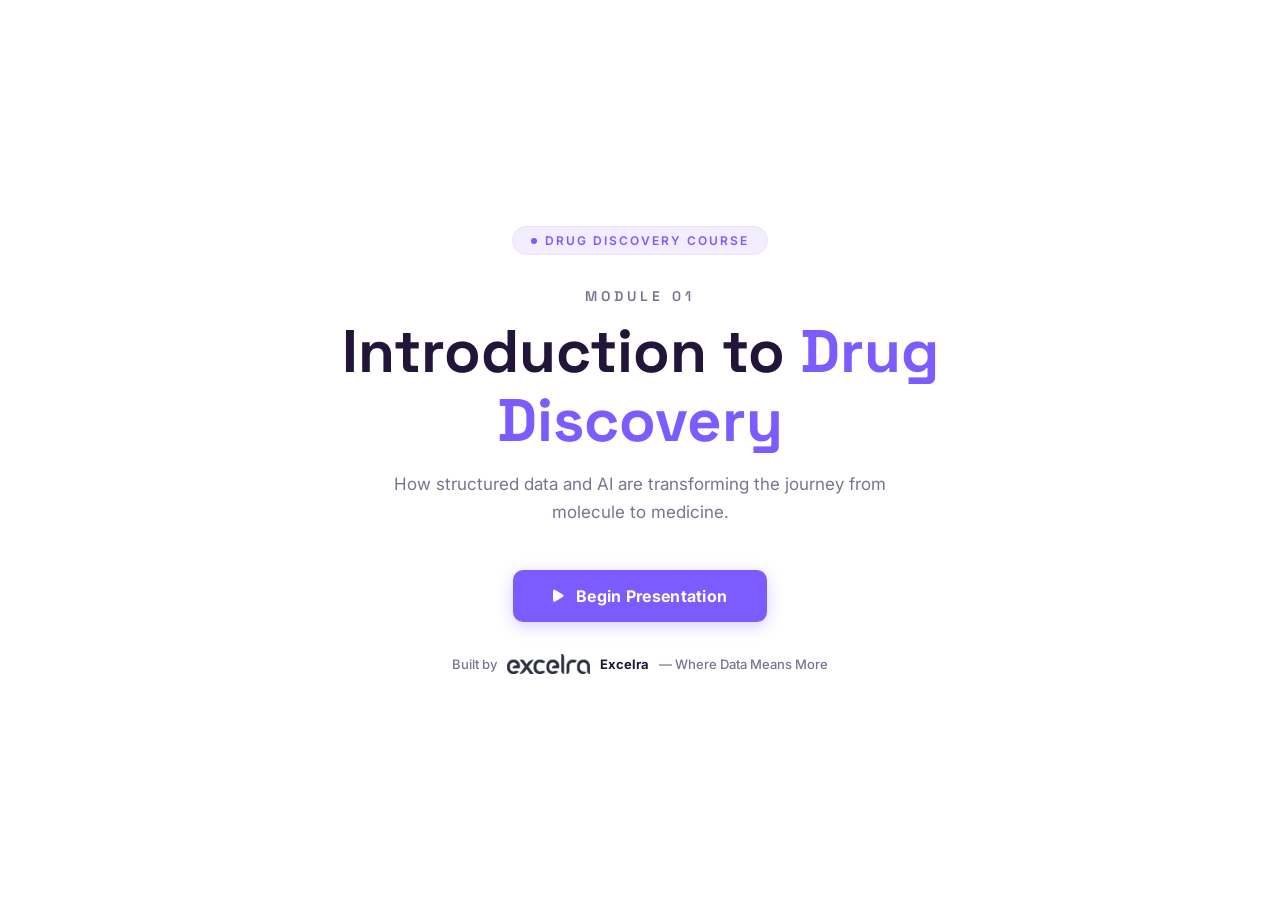
<file: Module 1.html>
<!DOCTYPE html>
<html lang="en">
<head>
<meta charset="UTF-8">
<meta name="viewport" content="width=device-width, initial-scale=1.0, viewport-fit=cover">
<meta http-equiv="Cache-Control" content="no-cache, no-store, must-revalidate">
<meta http-equiv="Pragma" content="no-cache">
<meta http-equiv="Expires" content="0">
<script src="devtools-guard.js"></script>
<script>
// ── Theme propagation: this same-origin iframe shares localStorage with
//    the parent course shell, so we mirror its `courseTheme` key here.
//    Runs before paint (no FOUC), updates live on storage events, and
//    also accepts postMessage({type:'courseTheme', theme:'light'|'dark'})
//    from the parent as a belt-and-suspenders path. Also swaps every
//    img.excelra-logo between Logo.png (light wordmark, for light bg)
//    and Logo-light.png (light wordmark, for dark bg) so the logo never
//    sits in a white box when the theme flips dark.
(function () {
  function swapLogo(t) {
    var name = (t === 'dark') ? 'Logo-light.png' : 'Logo.png';
    var url;
    try { url = new URL(name, document.baseURI).href; } catch (e) { url = name; }
    var imgs = document.querySelectorAll('img.excelra-logo');
    for (var i = 0; i < imgs.length; i++) {
      if (imgs[i].getAttribute('data-logo-current') !== name) {
        imgs[i].setAttribute('data-logo-current', name);
        imgs[i].src = url;
      }
    }
  }
  function applyTheme(t) {
    t = (t === 'dark') ? 'dark' : 'light';
    document.documentElement.setAttribute('data-theme', t);
    swapLogo(t);
  }
  var initial;
  try { initial = localStorage.getItem('courseTheme'); } catch (e) { initial = null; }
  if (initial !== 'dark' && initial !== 'light') initial = 'light';
  applyTheme(initial);
  window.addEventListener('storage', function (e) {
    if (e.key === 'courseTheme') applyTheme(e.newValue === 'dark' ? 'dark' : 'light');
  });
  window.addEventListener('message', function (e) {
    if (e.data && e.data.type === 'courseTheme' && (e.data.theme === 'light' || e.data.theme === 'dark')) {
      applyTheme(e.data.theme);
    }
  });
})();
</script>
<title>Module 1: Introduction to Drug Discovery | Excelra</title>
<link href="https://fonts.googleapis.com/css2?family=Inter:wght@300;400;500;600;700;800&family=Space+Grotesk:wght@500;600;700;800&display=swap" rel="stylesheet">
<link rel="stylesheet" href="https://cdnjs.cloudflare.com/ajax/libs/font-awesome/6.5.0/css/all.min.css">
<link rel="stylesheet" href="presentation-enhance.css">
<style>
  :root {
    --bg: #ffffff;
    --surface: #f6f2ff;
    --accent: #7c5cff;
    --accent-soft: rgba(124,92,255,0.10);
    --accent-glow: rgba(124,92,255,0.30);
    --highlight: #c77dff;
    --ink: #21163a;
    --ink-soft: #3a3350;
    --muted: #7a7390;
    --border: #ece4f7;
  }
  [data-theme="dark"] {
    --bg: #130e22;
    --surface: #1c1530;
    --accent: #9b6bff;
    --accent-soft: rgba(124,92,255,0.16);
    --accent-glow: rgba(124,92,255,0.40);
    --highlight: #c77dff;
    --ink: #f4f0ff;
    --ink-soft: #d9d0f2;
    --muted: #a89fc4;
    --border: #2e2350;
  }
  /* The top/bottom bars in light mode fade from solid white to transparent —
     that gradient is hard-coded as rgba(255,255,255,…) and would be an
     eye-burning white strip in dark mode, so it is overridden here. The
     progress-thumb border is also flipped to var(--bg) so the white ring
     doesn't glow against the dark surface. */
  [data-theme="dark"] .top-bar {
    background: linear-gradient(180deg, rgba(19,14,34,0.96) 0%, rgba(19,14,34,0.75) 70%, transparent 100%);
  }
  [data-theme="dark"] .bottom-bar {
    background: linear-gradient(0deg, rgba(19,14,34,0.98) 0%, rgba(19,14,34,0.85) 65%, transparent 100%);
  }
  [data-theme="dark"] .progress-fill::after { border-color: var(--bg); }
  *, *::before, *::after { margin:0; padding:0; box-sizing:border-box; }
  html, body { width:100%; height:100%; overflow:hidden; background:var(--bg); color:var(--ink); font-family:'Inter',sans-serif; transition: background 0.4s ease, color 0.3s ease; }

  /* Quiet backdrop — a faint fixed grid instead of the old dark particle
     animation, which read as generic "AI slide deck" rather than course material. */
  #bgCanvas { position:fixed; inset:0; z-index:0;
    background-image: linear-gradient(var(--border) 1px, transparent 1px), linear-gradient(90deg, var(--border) 1px, transparent 1px);
    background-size: 56px 56px; opacity:0.5;
  }
  .vignette { display:none; }

  #startScreen {
    position:fixed; inset:0; z-index:100; display:flex; flex-direction:column;
    align-items:center; justify-content:center; background:var(--bg);
    transition: opacity 0.8s ease, transform 0.8s ease;
    /* Was clipping/overlapping content on shorter or mid-size laptop
       viewports — the badge/title/subtitle/button could take up more
       vertical space than the viewport had, and the "Built by Excelra"
       brand line (previously absolutely positioned at a fixed distance
       from the bottom) would land right on top of the button instead of
       the layout adapting. Letting this screen scroll internally, and
       giving it its own top/bottom breathing room, means a cramped
       viewport scrolls instead of stacking elements on top of each other. */
    overflow-y:auto; padding:32px 20px;
  }
  #startScreen.hidden { opacity:0; transform:scale(1.05); pointer-events:none; }
  .start-badge {
    display:inline-flex; align-items:center; gap:8px; padding:6px 18px;
    border:1px solid var(--border); border-radius:100px; font-size:12px;
    font-weight:600; letter-spacing:2px; text-transform:uppercase; color:var(--accent);
    margin-bottom:32px; background:var(--accent-soft);
  }
  .start-badge .dot { width:6px; height:6px; border-radius:50%; background:var(--accent); animation:pulse-dot 2s infinite; }
  @keyframes pulse-dot { 0%,100%{opacity:1;transform:scale(1)} 50%{opacity:0.4;transform:scale(0.7)} }
  .start-module { font-family:'Space Grotesk',sans-serif; font-size:14px; font-weight:600; color:var(--muted); letter-spacing:4px; text-transform:uppercase; margin-bottom:12px; }
  .start-title { font-family:'Space Grotesk',sans-serif; font-size:clamp(32px,5.5vw,60px); font-weight:700; line-height:1.15; text-align:center; max-width:800px; margin-bottom:16px; color:var(--ink); }
  .start-title .accent { color:var(--accent); }
  .start-sub { font-size:17px; color:var(--muted); max-width:520px; text-align:center; line-height:1.6; margin-bottom:44px; font-weight:400; }
  .start-btn {
    position:relative; display:inline-flex; align-items:center; gap:12px;
    padding:16px 40px; border:none; border-radius:10px; cursor:pointer;
    background: var(--accent); color:#fff;
    font-family:'Inter',sans-serif; font-size:16px; font-weight:700; letter-spacing:0.3px;
    transition: all 0.2s ease; box-shadow: 0 4px 16px var(--accent-glow);
  }
  .start-btn:hover { transform:translateY(-1px); box-shadow: 0 8px 22px var(--accent-glow); }
  .start-btn:active { transform:scale(0.98); }
  .start-btn i { font-size:14px; }
  .start-brand {
    /* No longer absolutely positioned at a fixed distance from the
       bottom of the screen (that's what let it land on top of the
       "Begin Presentation" button whenever the centered content above
       it grew taller than the available height). It now simply flows
       in normal document order after the button, with its own margin —
       so it always sits below the button with clear space, on any
       screen size, and the pair scroll together if needed instead of
       overlapping. */
    position:static; margin-top:32px;
    display:flex; align-items:center; justify-content:center; flex-wrap:wrap;
    gap:10px; color:var(--muted); font-size:13px; font-weight:500; text-align:center;
  }

  #presentation {
    position:fixed; inset:0; z-index:10; display:flex; align-items:center;
    padding:0 8vw; opacity:0; transition:opacity 0.5s ease; pointer-events:none;
    background:var(--bg);
  }
  #presentation.active { opacity:1; pointer-events:auto; }
  .slide-num {
    position:absolute; left:5vw; top:50%; transform:translateY(-50%);
    font-family:'Space Grotesk',sans-serif; font-size:clamp(90px,16vw,220px);
    font-weight:800; color:var(--surface); line-height:1; pointer-events:none;
    transition: opacity 0.5s ease, transform 0.5s ease; user-select:none;
  }
  .slide-num.fade-out { opacity:0; transform:translateY(-50%) scale(0.9); }
  .slide-content { position:relative; z-index:1; margin-left:clamp(80px,13vw,190px); max-width:720px; width:100%; }
  .slide-label {
    display:inline-flex; align-items:center; gap:8px; font-size:11px; font-weight:700;
    letter-spacing:3px; text-transform:uppercase; color:var(--accent); margin-bottom:20px;
    opacity:0; transform:translateY(15px); transition: all 0.6s cubic-bezier(0.4,0,0.2,1);
  }
  .slide-label.visible { opacity:1; transform:translateY(0); }
  .slide-label .line { width:24px; height:2px; background:var(--accent); border-radius:2px; }
  .slide-title {
    font-family:'Space Grotesk',sans-serif; font-size:clamp(26px,3.4vw,42px);
    font-weight:700; line-height:1.2; margin-bottom:30px; color:var(--ink);
    opacity:0; transform:translateY(20px); transition: all 0.7s cubic-bezier(0.4,0,0.2,1) 0.1s;
  }
  .slide-title.visible { opacity:1; transform:translateY(0); }
  .slide-title .hl { color:var(--highlight); }

  .bullet {
    display:flex; gap:14px; margin-bottom:16px; opacity:0; transform:translateX(-16px);
    transition: all 0.6s cubic-bezier(0.4,0,0.2,1);
    padding:14px 16px; border-radius:10px; border:1px solid var(--border); background:var(--surface);
  }
  .bullet.visible { opacity:1; transform:translateX(0); }
  .bullet-icon {
    flex-shrink:0; width:28px; height:28px; border-radius:8px; background:var(--accent-soft);
    color:var(--accent); display:flex; align-items:center; justify-content:center; font-size:13px;
    margin-top:1px;
  }
  .bullet-text { font-size:clamp(14px,1.4vw,16px); line-height:1.65; color:var(--ink-soft); font-weight:400; }
  .bullet-text .key { color:var(--highlight); font-weight:600; }
  .bullet-text .em { color:var(--accent); font-weight:600; }

  .title-slide .slide-content { margin-left:0; text-align:center; display:flex; flex-direction:column; align-items:center; }
  .title-slide .slide-title { font-size:clamp(30px,4.4vw,52px); margin-bottom:12px; }
  .title-slide .slide-subtitle { font-size:clamp(15px,1.8vw,20px); color:var(--muted); font-weight:400; margin-bottom:8px; opacity:0; transform:translateY(15px); transition:all 0.6s ease 0.3s; }
  .title-slide .slide-subtitle.visible { opacity:1; transform:translateY(0); }
  .title-slide .slide-brand { font-size:13px; color:var(--accent); font-weight:600; letter-spacing:2px; text-transform:uppercase; opacity:0; transition:all 0.6s ease 0.5s; }
  .title-slide .slide-brand.visible { opacity:1; }

  .summary-grid { display:grid; grid-template-columns:1fr 1fr; gap:12px; margin-top:4px; }
  .summary-card {
    padding:16px 18px; border-radius:10px; border:1px solid var(--border);
    background:var(--surface); opacity:0; transform:translateY(15px) scale(0.97);
    transition: all 0.6s cubic-bezier(0.4,0,0.2,1);
  }
  .summary-card.visible { opacity:1; transform:translateY(0) scale(1); }
  .summary-card .sc-icon { font-size:17px; color:var(--accent); margin-bottom:8px; }
  .summary-card .sc-text { font-size:13px; line-height:1.6; color:var(--ink-soft); }
  .summary-card .sc-text .key { color:var(--highlight); font-weight:600; }

  .closing-slide .slide-content { margin-left:0; text-align:center; display:flex; flex-direction:column; align-items:center; }

  /* ── Diagram slide type: real pipeline / flow visual instead of bullets ── */
  .slide-content.has-diagram { max-width:980px; }
  .diagram-flow {
    display:flex; align-items:flex-start; justify-content:space-between; flex-wrap:nowrap;
    gap:0; margin:8px 0 26px; overflow-x:auto; padding-bottom:6px;
  }
  .diagram-node {
    display:flex; flex-direction:column; align-items:center; text-align:center;
    flex:1 1 0; min-width:56px; max-width:120px;
    opacity:0; transform:translateY(12px); transition: all 0.5s cubic-bezier(0.4,0,0.2,1);
  }
  .diagram-node.visible { opacity:1; transform:translateY(0); }
  .diagram-node-icon {
    width:44px; height:44px; border-radius:11px; display:flex; align-items:center; justify-content:center;
    background:var(--surface); border:1.5px solid var(--border); color:var(--muted); font-size:15px;
    transition: all 0.3s ease; margin-bottom:8px; flex-shrink:0;
  }
  .diagram-node.current .diagram-node-icon { background:var(--accent); border-color:var(--accent); color:#fff; box-shadow:0 4px 14px var(--accent-glow); }
  .diagram-node.done .diagram-node-icon { background:var(--accent-soft); border-color:var(--accent); color:var(--accent); }
  .diagram-node-label { font-size:10px; font-weight:700; color:var(--ink-soft); line-height:1.3; }
  .diagram-node.current .diagram-node-label { color:var(--accent); }
  .diagram-arrow { color:var(--border); font-size:13px; margin:14px 1px 0; flex:0 0 auto; }
  .diagram-arrow.done { color:var(--accent); }
  .diagram-detail {
    padding:16px 20px; border-radius:10px; background:var(--surface); border:1px solid var(--border);
    border-left:3px solid var(--accent);
  }
  .diagram-detail-label { font-size:11px; font-weight:700; letter-spacing:1.5px; text-transform:uppercase; color:var(--accent); margin-bottom:6px; }
  .diagram-detail-text { font-size:clamp(14px,1.4vw,16px); line-height:1.65; color:var(--ink-soft); }
  .diagram-detail-text .key { color:var(--highlight); font-weight:600; }
  .diagram-detail-text .em { color:var(--accent); font-weight:600; }

  .top-bar {
    position:fixed; top:0; left:0; right:0; z-index:20; display:flex;
    align-items:center; justify-content:space-between; padding:20px 32px;
    background:linear-gradient(180deg, rgba(255,255,255,0.96) 0%, rgba(255,255,255,0.75) 70%, transparent 100%);
    opacity:0; transition:opacity 0.5s ease;
  }
  .top-bar.visible { opacity:1; }
  .top-bar-left { display:flex; align-items:center; gap:10px; }
  .top-bar-logo { font-family:'Space Grotesk',sans-serif; font-size:16px; font-weight:700; color:var(--ink); letter-spacing:0.5px; }
  .top-bar-logo span { color:var(--accent); }
  .top-bar-right { display:flex; align-items:center; gap:16px; }
  .module-chip {
    padding:5px 14px; border-radius:100px; border:1px solid var(--accent); background:var(--accent-soft);
    font-size:11px; font-weight:700; letter-spacing:2px; text-transform:uppercase; color:var(--accent);
  }
  .bottom-bar {
    position:fixed; bottom:0; left:0; right:0; z-index:20; padding:0 32px 24px;
    background:linear-gradient(0deg, rgba(255,255,255,0.98) 0%, rgba(255,255,255,0.85) 65%, transparent 100%);
    opacity:0; transition:opacity 0.5s ease;
  }
  .bottom-bar.visible { opacity:1; }
  .progress-track {
    width:100%; height:5px; background:var(--border); border-radius:3px;
    margin-bottom:18px; overflow:visible; cursor:pointer; position:relative;
  }
  .progress-fill {
    height:100%; width:0%; border-radius:3px; background:var(--accent);
    transition:width 0.4s ease; position:relative;
  }
  .progress-fill.scrubbing { transition:none; }
  .progress-fill::after {
    content:''; position:absolute; right:-6px; top:50%; transform:translateY(-50%);
    width:14px; height:14px; border-radius:50%; background:var(--accent); border:2.5px solid #fff;
    box-shadow:0 1px 4px rgba(0,0,0,0.25);
  }
  .controls-row { display:flex; align-items:center; justify-content:space-between; }
  .controls-left { display:flex; align-items:center; gap:8px; }
  .controls-right { display:flex; align-items:center; gap:12px; }
  .ctrl-btn {
    width:40px; height:40px; border:none; border-radius:10px; cursor:pointer;
    background:var(--surface); color:var(--ink-soft); font-size:14px;
    display:flex; align-items:center; justify-content:center;
    transition:all 0.2s ease; border:1px solid var(--border);
  }
  .ctrl-btn:hover { background:var(--accent-soft); border-color:var(--accent); color:var(--accent); }
  .ctrl-btn.active { color:var(--accent); background:var(--accent-soft); border-color:var(--accent); }
  .ctrl-btn.play-btn { width:48px; height:48px; border-radius:14px; font-size:16px; background:var(--accent); color:#fff; border-color:var(--accent); }
  .ctrl-btn.play-btn:hover { background:#6b4ce6; color:#fff; }
  .audio-wave { display:flex; align-items:center; gap:3px; height:20px; margin-left:8px; }
  .audio-wave .bar { width:3px; border-radius:3px; background:var(--accent); animation:wave 0.8s ease-in-out infinite; }
  .audio-wave .bar:nth-child(1) { height:8px; animation-delay:0s; }
  .audio-wave .bar:nth-child(2) { height:14px; animation-delay:0.15s; }
  .audio-wave .bar:nth-child(3) { height:10px; animation-delay:0.3s; }
  .audio-wave .bar:nth-child(4) { height:16px; animation-delay:0.1s; }
  .audio-wave .bar:nth-child(5) { height:6px; animation-delay:0.25s; }
  .audio-wave.paused .bar { animation-play-state:paused; height:4px !important; }
  @keyframes wave { 0%,100%{transform:scaleY(0.4)} 50%{transform:scaleY(1)} }
  .slide-counter { font-size:12px; font-weight:600; color:var(--muted); letter-spacing:1px; font-variant-numeric:tabular-nums; }
  .slide-counter .current { color:var(--accent); font-size:14px; }
  .transition-overlay {
    position:fixed; inset:0; z-index:15; background:var(--bg);
    opacity:0; pointer-events:none; transition:opacity 0.3s ease;
  }
  .transition-overlay.active { opacity:1; }

  #introVideo, #outroVideo {
    position:fixed; inset:0; z-index:10; width:100%; height:100%;
    object-fit:contain; background:#000; display:none;
  }

  @media (max-width:768px) {
    .slide-num { font-size:80px; left:2vw; }
    .slide-content { margin-left:clamp(50px,11vw,120px); }
    .summary-grid { grid-template-columns:1fr; }
    .top-bar, .bottom-bar { padding-left:16px; padding-right:16px; }
    .bottom-bar { padding-bottom:16px; }
    .start-brand { margin-top:20px; }
    .diagram-node { width:78px; }
    .diagram-node-icon { width:42px; height:42px; font-size:15px; }
  }
  @media (max-width:480px) {
    .slide-num { display:none; }
    .slide-content { margin-left:0; }
  }
  /* Mid-size and smaller laptop screens are usually limited on *height*
     (a browser window on a 1366x768 or similar display often has well
     under 700px of usable viewport height once browser chrome is
     accounted for) rather than width — this is the actual dimension
     that was causing the start screen's content to grow taller than
     the viewport and overlap the "Built by Excelra" brand line. */
  @media (max-height:700px) {
    .start-badge { margin-bottom:16px; }
    .start-module { margin-bottom:8px; }
    .start-title { margin-bottom:10px; font-size:clamp(24px,5vw,40px); }
    .start-sub { margin-bottom:22px; }
    .start-brand { margin-top:16px; font-size:12px; }
  }
  @media (prefers-reduced-motion:reduce) {
    *, *::before, *::after { animation-duration:0.01ms !important; transition-duration:0.01ms !important; }
  }
</style>
</head>
<body>

<div id="bgCanvas" aria-hidden="true"></div>
<div class="vignette" aria-hidden="true"></div>

<div id="startScreen" role="dialog" aria-label="Start presentation">
  <div class="start-badge"><div class="dot"></div> Drug Discovery Course</div>
  <div class="start-module">Module 01</div>
  <h1 class="start-title">Introduction to <span class="accent">Drug Discovery</span></h1>
  <p class="start-sub">How structured data and AI are transforming the journey from molecule to medicine.</p>
  <button class="start-btn" id="startBtn" aria-label="Begin presentation"><i class="fas fa-play"></i> Begin Presentation</button>
  <div class="start-brand">
    <span>Built by</span>
    <img src="Logo.png" alt="Excelra" class="excelra-logo" style="height:20px;width:auto;" data-logo-current="Logo.png">
    <span style="color:var(--ink);font-weight:700;">Excelra</span>
    <span style="color:var(--muted);">— Where Data Means More</span>
  </div>
</div>

<div class="transition-overlay" id="transOverlay" aria-hidden="true"></div>

<video id="introVideo" src="Introduction.mp4" playsinline></video>
<video id="outroVideo" src="Outro.mp4" playsinline></video>

<header class="top-bar" id="topBar">
  <div class="top-bar-left">
    <div class="top-bar-logo">Excel<span>ra</span></div>
  </div>
  <div class="top-bar-right">
    <div class="module-chip">Module 01</div>
  </div>
</header>

<main id="presentation" aria-live="polite">
  <div class="slide-num" id="slideNum" aria-hidden="true">01</div>
  <div class="slide-content" id="slideContent"></div>
</main>

<footer class="bottom-bar" id="bottomBar">
  <div class="progress-track" id="progressTrack" role="progressbar" aria-valuemin="0" aria-valuemax="100">
    <div class="progress-fill" id="progressFill"></div>
  </div>
  <div class="controls-row">
    <div class="controls-left">
      <button class="ctrl-btn" id="btnRestart" title="Restart" aria-label="Restart"><i class="fas fa-rotate-left"></i></button>
      <button class="ctrl-btn" id="btnPrev" title="Previous section" aria-label="Previous section"><i class="fas fa-backward-step"></i></button>
      <button class="ctrl-btn play-btn" id="btnPlay" title="Play / Pause" aria-label="Play or Pause"><i class="fas fa-pause"></i></button>
      <button class="ctrl-btn" id="btnNext" title="Next section" aria-label="Next section"><i class="fas fa-forward-step"></i></button>
      <div class="audio-wave" id="audioWave">
        <div class="bar"></div><div class="bar"></div><div class="bar"></div><div class="bar"></div><div class="bar"></div>
      </div>
    </div>
    <div class="controls-right">
      <button class="ctrl-btn" id="btnMute" title="Mute / Unmute" aria-label="Mute or Unmute"><i class="fas fa-volume-high"></i></button>
      <button class="ctrl-btn" id="btnFullscreen" title="Full screen" aria-label="Toggle full screen"><i class="fas fa-expand"></i></button>
      <div class="slide-counter"><span class="current" id="counterCurrent">01</span> / <span id="counterTotal">01</span></div>
    </div>
  </div>
</footer>

<script src="voice-engine.js"></script>
<script>
const slides = [
  {
    "type": "title",
    "label": "Module 01",
    "title": "Introduction to <span class=\"hl\">Drug Discovery</span>",
    "subtitle": "How structured data accelerates modern medicine",
    "brand": "Excelra — Where Data Means More",
    "segments": [
      "Welcome to Module One, Introduction to Drug Discovery. Let's look at how modern medicine gets made, and the data behind it."
    ]
  },
  {
    "type": "concept",
    "label": "The Path",
    "title": "From Question to <span class=\"hl\">Medicine</span>",
    "content": "<div style=\"display:flex;flex-direction:column;align-items:center;gap:0;margin:1.6rem auto;max-width:520px;font-family:Inter,sans-serif;\"><div style=\"width:100%;padding:0.7rem 1rem;background:var(--surface);border:1.5px solid var(--accent);border-radius:10px;color:var(--ink);font-weight:700;text-align:center;box-shadow:0 4px 14px var(--accent-glow);\">Research Question</div><div style=\"display:flex;flex-direction:column;align-items:center;\"><div style=\"width:2px;height:10px;background:var(--accent);\"></div><i class=\"fas fa-chevron-down\" style=\"color:var(--accent);font-size:13px;margin:1px 0;\"></i><div style=\"width:2px;height:10px;background:var(--accent);\"></div></div><div style=\"width:100%;padding:0.7rem 1rem;background:var(--surface);border:1.5px solid var(--accent);border-radius:10px;color:var(--ink);font-weight:700;text-align:center;box-shadow:0 4px 14px var(--accent-glow);\">Data Resources</div><div style=\"display:flex;flex-direction:column;align-items:center;\"><div style=\"width:2px;height:10px;background:var(--accent);\"></div><i class=\"fas fa-chevron-down\" style=\"color:var(--accent);font-size:13px;margin:1px 0;\"></i><div style=\"width:2px;height:10px;background:var(--accent);\"></div></div><div style=\"width:100%;padding:0.7rem 1rem;background:var(--surface);border:1.5px solid var(--accent);border-radius:10px;color:var(--ink);font-weight:700;text-align:center;box-shadow:0 4px 14px var(--accent-glow);\">Structured Records</div><div style=\"display:flex;flex-direction:column;align-items:center;\"><div style=\"width:2px;height:10px;background:var(--accent);\"></div><i class=\"fas fa-chevron-down\" style=\"color:var(--accent);font-size:13px;margin:1px 0;\"></i><div style=\"width:2px;height:10px;background:var(--accent);\"></div></div><div style=\"width:100%;padding:0.7rem 1rem;background:var(--surface);border:1.5px solid var(--accent);border-radius:10px;color:var(--ink);font-weight:700;text-align:center;box-shadow:0 4px 14px var(--accent-glow);\">Analysis</div><div style=\"display:flex;flex-direction:column;align-items:center;\"><div style=\"width:2px;height:10px;background:var(--accent);\"></div><i class=\"fas fa-chevron-down\" style=\"color:var(--accent);font-size:13px;margin:1px 0;\"></i><div style=\"width:2px;height:10px;background:var(--accent);\"></div></div><div style=\"width:100%;padding:0.85rem 1.1rem;background:var(--accent);border:1.5px solid var(--accent);border-radius:10px;color:#fff;font-weight:800;text-align:center;box-shadow:0 6px 18px var(--accent-glow);letter-spacing:0.3px;\">Drug Discovery</div></div>",
    "segments": [
      "Here is the high-level path we will walk together, from a research question all the way to a real drug discovery."
    ]
  },
  {
    "type": "content",
    "label": "The Shift",
    "title": "What Modern Discovery <span class=\"hl\">Relies On</span>",
    "segments": [
      "Modern drug discovery increasingly relies on <span class=\"key\">large-scale, structured data</span>.",
      "It does not rely on manual paper records, it does not rely on marketing analytics, and it does not rely on word-of-mouth research sharing between labs.",
      "That distinction matters, because the quality of the data driving a decision directly affects how fast — and how safely — a new medicine can move forward."
    ]
  },
  {
    "type": "content",
    "label": "The Stakes",
    "title": "Why This Is <span class=\"key\">Hard</span>",
    "segments": [
      "Before we go further, it helps to know what we are up against. Bringing one new medicine to market takes <span class=\"key\">10-15 years</span> and costs roughly <span class=\"key\">$2.6B</span> once you count every failure along the way.",
      "And failure is the norm here, not the exception. Of every ten compounds that reach human trials, only about <span class=\"em\">one</span> ever reaches a patient.",
      "That is precisely why data matters so much. Every decision made earlier, and on better evidence, takes cost and risk out of a very long and very expensive road."
    ]
  },
  {
    "type": "content",
    "label": "What's Included",
    "title": "The Three Pillars of <span class=\"hl\">Discovery Data</span>",
    "segments": [
      "These data resources typically include structured records on <span class=\"em\">chemical compounds</span> — their properties, their synthesis routes, their behavior.",
      "They include data on <span class=\"em\">biological targets</span> — the proteins and pathways a drug is designed to act on.",
      "And they include <span class=\"em\">clinical trial data with real outcomes</span> — not projections, actual results from actual patients."
    ]
  },
  {
    "type": "concept",
    "label": "The Pillars",
    "title": "The Three Pillars, <span class=\"hl\">Side by Side</span>",
    "content": "<div class='arch-diagram'><div class='arch-grid'><div class='arch-card'><div class='arch-head'><div class='arch-ico'><i class='fas fa-flask'></i></div><div class='arch-t'>Compounds</div></div><div class='arch-d'>Structured records of chemical compounds</div><ul><li>Structures and properties</li><li>Synthesis routes</li><li>How a molecule behaves</li></ul></div><div class='arch-card'><div class='arch-head'><div class='arch-ico'><i class='fas fa-dna'></i></div><div class='arch-t'>Targets</div></div><div class='arch-d'>The biology a drug acts on</div><ul><li>Usually a protein</li><li>Behind a disease mechanism</li><li>Pathways a drug can reach</li></ul></div><div class='arch-card'><div class='arch-head'><div class='arch-ico'><i class='fas fa-heart-pulse'></i></div><div class='arch-t'>Clinical Outcomes</div></div><div class='arch-d'>Real results from real patients</div><ul><li>Actual trial outcomes</li><li>Never projections</li><li>Evidence you can build on</li></ul></div></div><div class='arch-cap'>Compounds · Targets · Clinical outcomes — the three pillars in one view</div></div>",
    "segments": [
      "Here are the three pillars side by side. On the left, the compounds — structures, properties, synthesis routes, and how each molecule behaves.",
      "In the middle, the targets — usually a protein, sitting behind a disease mechanism, waiting for the right molecule to act on it.",
      "And on the right, clinical trial data with real outcomes — actual results from actual patients, never projections.",
      "Notice how the pillars lean on each other. A question that starts with a compound often ends at a target, and finally at a clinical outcome — which is why all three belong to one integrated picture."
    ]
  },
  {
    "type": "content",
    "label": "What's Not Included",
    "title": "What This Data <span class=\"hl\">Is Not</span>",
    "segments": [
      "To be clear, this is scientific and clinical data — not personal or administrative records.",
      "Something like a patient's <span class=\"key\">home address</span> is never part of this picture. That kind of detail plays no role in understanding a compound or a target.",
      "Keeping this distinction clear is part of what makes the data trustworthy and usable at scale."
    ]
  },
  {
    "type": "content",
    "label": "Five Terms",
    "title": "Vocabulary You'll <span class=\"hl\">See Again</span>",
    "segments": [
      "A <span class=\"key\">TARGET</span> is the biological molecule behind a disease mechanism, and it is usually a protein.",
      "<span class=\"key\">DISCOVERY</span> is the first stage of the pharmaceutical lifecycle, where that target and a molecule to match it are found.",
      "A <span class=\"key\">PIPELINE</span> is the ordered set of stages a candidate must pass through, and a <span class=\"key\">MOLECULE</span> is the chemical compound being tested as a potential drug.",
      "And <span class=\"key\">RESEARCH</span> is the scientific investigation underneath all of it. Keep these five in mind, because every later module builds on them."
    ]
  },
  {
    "type": "content",
    "label": "This Course",
    "title": "What You Will <span class=\"hl\">Learn</span>",
    "segments": [
      "Across the next ten modules, you will walk through the <span class=\"key\">entire drug discovery process</span> — from target identification all the way to a filed IND.",
      "You will also see exactly how <span class=\"em\">data engineering and AI</span> accelerate every one of those stages, using real tools like AlphaFold and generative molecule design.",
      "The core idea to hold onto: structured, integrated data helps researchers make <span class=\"key\">faster, better-informed decisions</span> — it does not replace the lab, it removes the guesswork around it."
    ]
  },
  {
    "type": "content",
    "label": "Deeper Look",
    "title": "What <span class=\"hl\">Structured</span> Actually Means",
    "segments": [
      "So what does structured really mean? A research paper reports a compound's potency somewhere inside a sentence or a table. Structured data turns that sentence into <span class=\"key\">searchable fields</span> — compound, target, measurement, result.",
      "That is the difference between reading and querying. Raw text has to be read page by page; structured records can be <span class=\"em\">searched, filtered and counted</span> across millions of entries in seconds.",
      "And one well-formed record becomes far more powerful when it sits beside <span class=\"key\">millions of others just like it</span> — patterns appear that no single lab could ever spot alone.",
      "So when you hear structured data in this course, picture exactly that: clean, connected fields a researcher can query — not a stack of papers to read."
    ]
  },
  {
    "type": "content",
    "label": "The Sources",
    "title": "Where the Data <span class=\"key\">Comes From</span>",
    "segments": [
      "A fair question at this point: where does all of this data actually come from?",
      "Four main streams. <span class=\"em\">In-house experiments</span>, the <span class=\"em\">published literature</span>, <span class=\"em\">patents</span>, and <span class=\"em\">public or commercial databases</span>.",
      "Excelra's own resources sit in that last group. <span class=\"key\">GOSTAR</span> holds over 10.6M chemical structures and 35M measured bioactivities across more than 79K targets, curated from primary literature and patents.",
      "The value there is not the size. It is that a human has read, checked and structured every record, which is what makes it safe to base a decision on."
    ]
  },
  {
    "type": "concept",
    "label": "The Ecosystem",
    "title": "Four Streams, <span class=\"hl\">One Ecosystem</span>",
    "content": "<div class='arch-diagram'><div class='arch-hub'><div class='arch-sat-col'><div class='arch-sat'><i class='fas fa-vial'></i><div class='arch-t'>In-house experiments</div></div><div class='arch-sat'><i class='fas fa-book'></i><div class='arch-t'>Published literature</div></div></div><div class='arch-link'><i class='fas fa-arrow-right'></i></div><div class='arch-core'><i class='fas fa-database'></i><div class='arch-t'>Structured Discovery Data</div></div><div class='arch-link'><i class='fas fa-arrow-left'></i></div><div class='arch-sat-col'><div class='arch-sat'><i class='fas fa-certificate'></i><div class='arch-t'>Patents</div></div><div class='arch-sat'><i class='fas fa-server'></i><div class='arch-t'>Public &amp; commercial databases</div></div></div></div><div class='arch-cap'>GOSTAR alone: 10.6M structures · 35M measured bioactivities · 79K targets</div></div>",
    "segments": [
      "Let's place the four streams into one picture. Every stream on the outside flows toward the same destination at the center — structured discovery data a researcher can actually query.",
      "On the left are the streams a company generates or reads itself: in-house experiments, and the published literature.",
      "On the right, patents, and the public or commercial databases — where Excelra's own GOSTAR sits, holding over 10.6 million structures and 35 million measured bioactivities across 79 thousand targets.",
      "The important part is the middle. Whichever stream a record starts in, what arrives at the center has been read, checked and structured by a human — and that is exactly what makes it safe to base a decision on."
    ]
  },
  {
    "type": "summary",
    "label": "Recap",
    "title": "Key <span class=\"hl\">Takeaways</span>",
    "cards": [
      {
        "icon": "fa-database",
        "text": "Discovery runs on <span class=\"key\">structured data</span> — compounds, targets, and clinical trial outcomes."
      },
      {
        "icon": "fa-user-shield",
        "text": "Personal details like a <span class=\"key\">home address</span> are never part of this data."
      },
      {
        "icon": "fa-spell-check",
        "text": "Five core terms: <span class=\"key\">Target, Discovery, Pipeline, Molecule, Research</span>."
      },
      {
        "icon": "fa-bolt",
        "text": "This course covers the <span class=\"key\">full pipeline</span>, plus the growing role of data engineering and AI."
      }
    ],
    "segments": [
      "Let's recap. Modern drug discovery relies on large-scale, structured data — compounds, targets, and clinical outcomes — never personal details like a home address.",
      "Remember the five terms: target, discovery, pipeline, molecule, and research.",
      "And this course covers the entire process end to end, including the growing role of data engineering and AI, with the goal of faster, better-informed decisions at every stage."
    ]
  },
  {
    "type": "closing",
    "label": "Next Up",
    "title": "Ready for the <span class=\"hl\">Quiz</span>?",
    "subtitle": "Module 2: Business Overview",
    "brand": "You're ready for the quiz and the Term Scramble game. Good luck!",
    "segments": [
      "That completes Module One.",
      "Next, in Module Two, we look at drug discovery from a business perspective — the stages, the odds, and the timeline.",
      "You are now ready for the quiz and the Term Scramble game. Good luck."
    ]
  }
];

// Voice selection (including the Mac/Windows consistency and
// mid-presentation-stability fixes) is fully owned by voice-engine.js
// now — this page just needs `synth` for cancel/pause/resume calls.
const synth = window.presentationVoice.synth;

// ── Section model: [0]=intro clip, [1..N]=slides, [N+1]=outro clip ──
const totalSections = slides.length + 2;
let currentSection = 0;
let currentSlide = 0;

// ── Forward-seek guard ───────────────────────────────────────────
// Learners can always scrub BACKWARD to replay anything already seen,
// but dragging/clicking the progress bar past the furthest section
// they've actually reached snaps back — same rule as the plain-video
// lessons elsewhere in the course. Progress is remembered per module
// (scoped by page title, which is unique per module) so it isn't lost
// on revisiting later.
// ── Task 13 audit (light-purple theme pass): CONFIRMED this guard
// already closes every manual forward-skip path — (1) seek-bar preview
// AND commit are both clamped to maxSectionReached inside
// previewAt()/commitScrub(); (2) the dedicated Next (#btnNext) click
// handler short-circuits when nextIndex > maxSectionReached and shows
// the blocked hint instead of advancing; (3) the ArrowRight keyboard
// handler does the same; (4) auto-advance via playCurrentSlide() →
// goToSection() → recordSectionReached() keeps extending the frontier
// as narration naturally plays through, so playback itself is never
// blocked. Backwards navigation (Previous button / ArrowLeft) is
// intentionally left unguarded so replays stay possible. No manual
// input path lets a learner jump past the furthest section reached.
const seekGuardKey = 'presentationMaxSection_' + document.title;
let maxSectionReached = parseInt(localStorage.getItem(seekGuardKey), 10) || 0;
function recordSectionReached(index) {
  if (index > maxSectionReached) {
    maxSectionReached = index;
    try { localStorage.setItem(seekGuardKey, String(maxSectionReached)); } catch (e) {}
  }
}
function showSeekBlockedHint() {
  const old = document.getElementById('seekBlockedHint');
  if (old) old.remove();
  const hint = document.createElement('div');
  hint.id = 'seekBlockedHint';
  hint.textContent = "Keep watching to unlock further along.";
  hint.style.cssText = 'position:fixed;left:50%;bottom:92px;transform:translateX(-50%);' +
    'background:rgba(20,24,34,0.92);color:#fff;font-family:Inter,sans-serif;font-size:13px;' +
    'font-weight:600;padding:10px 18px;border-radius:8px;z-index:50;pointer-events:none;' +
    'box-shadow:0 6px 20px rgba(0,0,0,0.25);opacity:0;transition:opacity 0.2s ease;';
  document.body.appendChild(hint);
  requestAnimationFrame(() => { hint.style.opacity = '1'; });
  setTimeout(() => { hint.style.opacity = '0'; setTimeout(() => hint.remove(), 250); }, 1600);
}
let isPlaying = false;
let isMuted = false;
let currentUtterance = null;
let segmentTimeout = null;
let isTransitioning = false;
let genToken = 0; // bumped on every stop/jump so a stale slide's speech callback can never affect whatever plays next

const slideNum = document.getElementById('slideNum');
const slideContent = document.getElementById('slideContent');
const progressFill = document.getElementById('progressFill');
const counterCurrent = document.getElementById('counterCurrent');
const counterTotal = document.getElementById('counterTotal');
const audioWave = document.getElementById('audioWave');
const transOverlay = document.getElementById('transOverlay');
const btnPlay = document.getElementById('btnPlay');
const btnMute = document.getElementById('btnMute');
const btnPrev = document.getElementById('btnPrev');
const btnNext = document.getElementById('btnNext');
const btnRestart = document.getElementById('btnRestart');
const introVideoEl = document.getElementById('introVideo');
const outroVideoEl = document.getElementById('outroVideo');

counterTotal.textContent = String(totalSections).padStart(2, '0');

function stripHTML(html) {
  const tmp = document.createElement('div');
  tmp.innerHTML = html;
  return tmp.textContent || tmp.innerText || '';
}
function estimateDuration(text) {
  // Used as the fallbackDuration when narration is MUTED: playback still has
  // to advance on the same timeline it would have taken to speak, or a muted
  // run races through the deck. Sourced from the engine so both paths agree.
  const pv = window.presentationVoice;
  if (pv && typeof pv.estimateMs === 'function') return pv.estimateMs(text);
  const words = text.trim().split(/\s+/).filter(Boolean).length;
  return (words / 2.45) * 1000;
}

function renderSlide(index) {
  const s = slides[index];
  const num = String(index + 1).padStart(2, '0');
  slideNum.textContent = num;
  let html = '';
  if (s.type === 'title' || s.type === 'closing') {
    html = `<div class="slide-label"><span class="line"></span>${s.label}<span class="line"></span></div>`;
    html += `<h2 class="slide-title">${s.title}</h2>`;
    if (s.subtitle) html += `<div class="slide-subtitle">${s.subtitle}</div>`;
    if (s.brand) html += `<div class="slide-brand">${s.brand}</div>`;
    slideContent.className = 'slide-content ' + (s.type === 'title' ? 'title-slide' : 'closing-slide');
  } else if (s.type === 'summary') {
    html = `<div class="slide-label"><span class="line"></span>${s.label}</div>`;
    html += `<h2 class="slide-title">${s.title}</h2>`;
    html += `<div class="summary-grid">`;
    s.cards.forEach((c, i) => {
      html += `<div class="summary-card" data-idx="${i}"><div class="sc-icon"><i class="fas ${c.icon}"></i></div><div class="sc-text">${c.text}</div></div>`;
    });
    html += `</div>`;
    slideContent.className = 'slide-content';
  } else if (s.type === 'diagram') {
    html = `<div class="slide-label"><span class="line"></span>${s.label}</div>`;
    html += `<h2 class="slide-title">${s.title}</h2>`;
    html += `<div class="diagram-flow">`;
    s.stages.forEach((st, i) => {
      const stateClass = i < s.currentIndex ? 'done' : (i === s.currentIndex ? 'current' : '');
      html += `<div class="diagram-node ${stateClass}" data-idx="${i}"><div class="diagram-node-icon"><i class="fas ${st.icon}"></i></div><div class="diagram-node-label">${st.label}</div></div>`;
      if (i < s.stages.length - 1) html += `<div class="diagram-arrow ${i < s.currentIndex ? 'done' : ''}"><i class="fas fa-arrow-right"></i></div>`;
    });
    html += `</div>`;
    html += `<div class="diagram-detail"><div class="diagram-detail-label">${s.stages[s.currentIndex].label}</div><div class="diagram-detail-text">${s.detail}</div></div>`;
    slideContent.className = 'slide-content has-diagram';
  } else if (s.type === 'concept') {
    html = `<div class="slide-label"><span class="line"></span>${s.label}</div>`;
    html += `<h2 class="slide-title">${s.title}</h2>`;
    html += s.content;
    slideContent.className = 'slide-content has-diagram';
  } else {
    html = `<div class="slide-label"><span class="line"></span>${s.label}</div>`;
    html += `<h2 class="slide-title">${s.title}</h2>`;
    s.segments.forEach((seg, i) => {
      html += `<div class="bullet" data-idx="${i}"><div class="bullet-icon"><i class="fas fa-chevron-right"></i></div><div class="bullet-text">${seg}</div></div>`;
    });
    slideContent.className = 'slide-content';
  }
  slideContent.innerHTML = html;
}
function animateSlideIn(index) {
  const s = slides[index];
  slideNum.classList.remove('fade-out');
  setTimeout(() => {
    const label = slideContent.querySelector('.slide-label');
    const title = slideContent.querySelector('.slide-title');
    if (label) label.classList.add('visible');
    if (title) title.classList.add('visible');
    if (s.type === 'diagram') {
      const nodes = slideContent.querySelectorAll('.diagram-node');
      nodes.forEach((n, i) => setTimeout(() => n.classList.add('visible'), i * 90));
    }
  }, 100);
  if (s.type === 'title' || s.type === 'closing') {
    setTimeout(() => {
      const sub = slideContent.querySelector('.slide-subtitle');
      const brand = slideContent.querySelector('.slide-brand');
      if (sub) sub.classList.add('visible');
      if (brand) brand.classList.add('visible');
    }, 400);
  }
}
function showSegment(index) {
  const s = slides[currentSlide];
  if (s.type === 'title' || s.type === 'closing' || s.type === 'diagram' || s.type === 'concept') return;
  if (s.type === 'summary') {
    const cards = slideContent.querySelectorAll('.summary-card');
    if (cards[index]) cards[index].classList.add('visible');
  } else {
    const bullets = slideContent.querySelectorAll('.bullet');
    if (bullets[index]) bullets[index].classList.add('visible');
  }
}
function speakSegment(text) {
  // Delegates to the shared voice engine (voice-engine.js), which picks
  // the voice, applies pronunciation fixes, and — critically for Mac
  // Chrome, where the preferred Google network voice can silently fail
  // to produce any audio — automatically detects that and falls back to
  // a working voice instead of leaving the narration mute.
  const plain = stripHTML(text);
  return window.presentationVoice.speak(plain, {
    muted: isMuted,
    fallbackDuration: estimateDuration(plain),
    onUtterance: u => { currentUtterance = u; }
  }).then(() => { currentUtterance = null; });
}
async function playCurrentSlide() {
  const myToken = ++genToken; // owns this run; any earlier run is now stale and will bail out
  if (!isPlaying) return;
  const s = slides[currentSlide];
  animateSlideIn(currentSlide);
  const introDelay = (s.type === 'title' || s.type === 'closing') ? 1200 : (s.type === 'diagram' ? 900 : 800);
  await delay(introDelay);
  if (!isPlaying || myToken !== genToken) return;
  const segs = s.segments || [];
  for (let i = 0; i < segs.length; i++) {
    if (!isPlaying || myToken !== genToken) return;
    showSegment(i);
    await speakSegment(segs[i]);
    if (!isPlaying || myToken !== genToken) return;
    await delay(350);
  }
  if (!isPlaying || myToken !== genToken) return;
  await delay(1200);
  if (!isPlaying || myToken !== genToken) return;
  goToSection(currentSection + 1);
}

// Stops narration through the engine rather than calling synth.cancel()
// directly. cancel() alone only kills the audible chunk — voice-engine v5
// splits long lines into several — so a Pause or Mute click could be
// followed by the next chunk starting anyway. stop() invalidates the whole
// queued line.
function stopNarrationAudio() {
  const pv = window.presentationVoice;
  if (pv && typeof pv.stop === 'function') { pv.stop(); return; }
  try { synth.cancel(); } catch (e) {}
}

function stopSpeech() {
  genToken++;
  clearTimeout(segmentTimeout);
  stopNarrationAudio();
  currentUtterance = null;
}
function delay(ms) {
  return new Promise(r => { segmentTimeout = setTimeout(r, ms); });
}
function updatePlayBtn() {
  btnPlay.innerHTML = isPlaying ? '<i class="fas fa-pause"></i>' : '<i class="fas fa-play"></i>';
  if (isPlaying) { audioWave.classList.remove('paused'); btnPlay.classList.add('active'); }
  else { audioWave.classList.add('paused'); btnPlay.classList.remove('active'); }
}

// ── Unified section navigation: intro clip → every slide → outro clip ──
function updateProgressForSection(index, subProgress) {
  subProgress = subProgress || 0;
  const pct = (index + Math.min(1, Math.max(0, subProgress))) / totalSections;
  progressFill.style.width = (Math.min(1, pct) * 100) + '%';
  counterCurrent.textContent = String(index + 1).padStart(2, '0');
}

function hideAllSectionViews() {
  introVideoEl.pause();
  outroVideoEl.pause();
  introVideoEl.style.display = 'none';
  outroVideoEl.style.display = 'none';
  document.getElementById('presentation').classList.remove('active');
}

function enterIntroSection() {
  introVideoEl.style.display = 'block';
  introVideoEl.currentTime = 0;
  updateProgressForSection(0, 0);
  if (isPlaying) {
    const p = introVideoEl.play();
    if (p && p.catch) p.catch(() => {});
  }
}
function enterOutroSection() {
  outroVideoEl.style.display = 'block';
  outroVideoEl.currentTime = 0;
  updateProgressForSection(totalSections - 1, 0);
  if (isPlaying) {
    const p = outroVideoEl.play();
    if (p && p.catch) p.catch(() => {});
  }
}
function enterSlideSection() {
  document.getElementById('presentation').classList.add('active');
  renderSlide(currentSlide);
  updateProgressForSection(currentSlide + 1, 0);
  if (isPlaying) {
    playCurrentSlide();
  } else {
    animateSlideIn(currentSlide);
    const s = slides[currentSlide];
    if (s.type === 'summary') {
      slideContent.querySelectorAll('.summary-card').forEach((c, i) => {
        setTimeout(() => c.classList.add('visible'), 300 + i * 150);
      });
    } else if (s.type !== 'title' && s.type !== 'closing' && s.type !== 'diagram') {
      slideContent.querySelectorAll('.bullet').forEach((b, i) => {
        setTimeout(() => b.classList.add('visible'), 300 + i * 150);
      });
    }
  }
}

function goToSection(index, opts) {
  opts = opts || {};
  if (isTransitioning) return;
  index = Math.max(0, Math.min(totalSections - 1, index));
  isTransitioning = true;
  stopSpeech();
  const delayMs = opts.instant ? 0 : 350;
  if (!opts.instant) {
    slideNum.classList.add('fade-out');
    transOverlay.classList.add('active');
  }
  setTimeout(() => {
    currentSection = index;
    recordSectionReached(index);
    hideAllSectionViews();
    transOverlay.classList.remove('active');
    isTransitioning = false;
    if (index === 0) {
      enterIntroSection();
    } else if (index === totalSections - 1) {
      enterOutroSection();
    } else {
      currentSlide = index - 1;
      enterSlideSection();
    }
  }, delayMs);
}

function finishPresentation() {
  window.parent && window.parent.postMessage({ type: 'presentation-complete', module: 'module1' }, '*');
}

introVideoEl.addEventListener('ended', () => { if (currentSection === 0) goToSection(1); });
outroVideoEl.addEventListener('ended', () => { if (currentSection === totalSections - 1) finishPresentation(); });
introVideoEl.addEventListener('timeupdate', () => {
  if (currentSection === 0 && introVideoEl.duration) updateProgressForSection(0, introVideoEl.currentTime / introVideoEl.duration);
});
outroVideoEl.addEventListener('timeupdate', () => {
  if (currentSection === totalSections - 1 && outroVideoEl.duration) updateProgressForSection(totalSections - 1, outroVideoEl.currentTime / outroVideoEl.duration);
});
// Deliberately NOT listening to introVideoEl/outroVideoEl's native 'play'/'pause'
// events to drive isPlaying: a video firing 'pause' as part of naturally
// reaching its end was being misread as a manual pause, which stopped the
// presentation from auto-continuing into the next section. isPlaying is
// now only ever set by our own explicit code below (togglePlay, start,
// restart), never by incidental native media events.

function togglePlay() {
  if (currentSection === 0 || currentSection === totalSections - 1) {
    const vid = currentSection === 0 ? introVideoEl : outroVideoEl;
    if (vid.paused) {
      const p = vid.play();
      if (p && p.catch) p.catch(() => {});
      isPlaying = true;
    } else {
      vid.pause();
      isPlaying = false;
    }
    updatePlayBtn();
  } else {
    if (isPlaying) { isPlaying = false; stopSpeech(); updatePlayBtn(); }
    else { isPlaying = true; updatePlayBtn(); playCurrentSlide(); }
  }
}
function toggleMute() {
  isMuted = !isMuted;
  btnMute.innerHTML = isMuted ? '<i class="fas fa-volume-xmark"></i>' : '<i class="fas fa-volume-high"></i>';
  btnMute.classList.toggle('active', isMuted);
  if (isMuted) stopNarrationAudio();
  // Report the new mute state to the parent course page so its voice-
  // control mirror stays honest — otherwise saying "mute" after using
  // this button could toggle the player the wrong way round.
  try { window.parent && window.parent.postMessage({ type: 'mute-state-presentation', muted: isMuted }, '*'); } catch (e) {}
}
const btnFullscreen = document.getElementById('btnFullscreen');
function updateFullscreenBtn() {
  const isFs = !!document.fullscreenElement;
  btnFullscreen.innerHTML = isFs ? '<i class="fas fa-compress"></i>' : '<i class="fas fa-expand"></i>';
  btnFullscreen.classList.toggle('active', isFs);
}
function toggleFullscreen() {
  if (!document.fullscreenElement) {
    const target = document.documentElement;
    (target.requestFullscreen ? target.requestFullscreen() : Promise.reject())
      .catch(() => { /* fullscreen not available in this embedding context */ });
  } else {
    document.exitFullscreen && document.exitFullscreen();
  }
}
document.addEventListener('fullscreenchange', updateFullscreenBtn);
btnFullscreen.addEventListener('click', toggleFullscreen);

document.getElementById('startBtn').addEventListener('click', () => {
  document.getElementById('startScreen').classList.add('hidden');
  setTimeout(() => {
    document.getElementById('startScreen').style.display = 'none';
    document.getElementById('topBar').classList.add('visible');
    document.getElementById('bottomBar').classList.add('visible');
    isPlaying = true;
    updatePlayBtn();
    goToSection(0);
  }, 800);
});
btnPlay.addEventListener('click', togglePlay);
// Clicking anywhere on the slide/video stage itself (not the control
// bar or a link/button inside a slide) toggles play/pause too, so it
// behaves like a normal video player — including while full-screen.
document.getElementById('presentation').addEventListener('click', function(e) {
  if (e.target.closest('a, button')) return;
  togglePlay();
});
btnMute.addEventListener('click', toggleMute);
btnPrev.addEventListener('click', () => goToSection(currentSection - 1));
btnNext.addEventListener('click', () => {
  // Same forward-seek guard as the progress slider and the keyboard
  // ArrowRight handler: the dedicated "Next" button must never be able
  // to jump past the furthest section actually reached either — that
  // was the actual gap letting learners bypass "no skipping ahead."
  const nextIndex = currentSection + 1;
  if (nextIndex > maxSectionReached) {
    showSeekBlockedHint();
  } else {
    goToSection(nextIndex);
  }
});
btnRestart.addEventListener('click', () => { isPlaying = false; updatePlayBtn(); goToSection(0); });
document.addEventListener('keydown', e => {
  if (document.getElementById('startScreen').style.display !== 'none' && !document.getElementById('startScreen').classList.contains('hidden')) return;
  if (e.code === 'Space') { e.preventDefault(); togglePlay(); }
  if (e.code === 'ArrowRight') {
    e.preventDefault();
    // Same forward-seek guard as the progress slider: the keyboard arrow
    // must never be able to jump past the furthest section actually
    // reached (that was the exact bug — the slider blocked skipping
    // ahead, but ArrowRight called goToSection() directly with no clamp
    // at all, bypassing the guard entirely).
    const nextIndex = currentSection + 1;
    if (nextIndex > maxSectionReached) {
      showSeekBlockedHint();
    } else {
      goToSection(nextIndex);
    }
  }
  if (e.code === 'ArrowLeft') { e.preventDefault(); goToSection(currentSection - 1); }
  if (e.code === 'KeyM') { e.preventDefault(); toggleMute(); }
  if (e.code === 'KeyF') { e.preventDefault(); toggleFullscreen(); }
  if (e.code === 'KeyR') { e.preventDefault(); isPlaying = false; updatePlayBtn(); goToSection(0); }
});

const progressTrackEl = document.getElementById('progressTrack');
let isScrubbing = false;
function pctFromPointer(clientX) {
  const rect = progressTrackEl.getBoundingClientRect();
  let pct = (clientX - rect.left) / rect.width;
  return Math.min(1, Math.max(0, pct));
}
function previewAt(pct) {
  const rawTarget = Math.round(pct * (totalSections - 1));
  const target = Math.min(rawTarget, maxSectionReached);
  const clampedPct = (totalSections - 1) > 0 ? target / (totalSections - 1) : 0;
  progressFill.style.width = (clampedPct * 100) + '%';
  counterCurrent.textContent = String(target + 1).padStart(2, '0');
  if (rawTarget > maxSectionReached) showSeekBlockedHint();
}
function commitScrub(clientX) {
  const pct = pctFromPointer(clientX);
  const rawTarget = Math.round(pct * (totalSections - 1));
  const target = Math.min(rawTarget, maxSectionReached);
  if (rawTarget > maxSectionReached) showSeekBlockedHint();
  goToSection(target, { instant: true });
}
progressTrackEl.addEventListener('mousedown', e => { isScrubbing = true; progressFill.classList.add('scrubbing'); previewAt(pctFromPointer(e.clientX)); });
window.addEventListener('mousemove', e => { if (isScrubbing) previewAt(pctFromPointer(e.clientX)); });
window.addEventListener('mouseup', e => { if (!isScrubbing) return; isScrubbing = false; progressFill.classList.remove('scrubbing'); commitScrub(e.clientX); });
progressTrackEl.addEventListener('click', e => { if (isScrubbing) return; commitScrub(e.clientX); });
progressTrackEl.addEventListener('touchstart', e => { isScrubbing = true; progressFill.classList.add('scrubbing'); previewAt(pctFromPointer(e.touches[0].clientX)); }, { passive: true });
progressTrackEl.addEventListener('touchmove', e => { if (isScrubbing) previewAt(pctFromPointer(e.touches[0].clientX)); }, { passive: true });
progressTrackEl.addEventListener('touchend', e => { if (!isScrubbing) return; isScrubbing = false; progressFill.classList.remove('scrubbing'); commitScrub(e.changedTouches[0].clientX); });

// Unconditionally pauses whatever is actually playing — the intro/
// outro video OR the narration speech, whichever section is active —
// and never resumes it automatically. This one function is the single
// source of truth for every "playback should stop now" trigger below:
// switching to a different browser tab, switching to a different
// module/dashboard/quiz/game inside the course, or closing the tab
// entirely. Learners must always press play again themselves; nothing
// should ever start talking on its own after being backgrounded.
function pauseForBackground() {
  if (isPlaying) {
    if (currentSection === 0 || currentSection === totalSections - 1) {
      const vid = currentSection === 0 ? introVideoEl : outroVideoEl;
      try { vid.pause(); } catch (e) {}
    } else {
      stopSpeech();
    }
    isPlaying = false;
    updatePlayBtn();
  }
  // Belt-and-suspenders: cancel rather than merely pause the speech
  // queue, so nothing stays alive to unexpectedly resume later.
  try { synth.cancel(); } catch (e) {}
}

document.addEventListener('visibilitychange', () => {
  if (document.hidden) pauseForBackground();
});
// 'pagehide' fires more reliably than 'beforeunload' when a tab is
// actually closed (including for back/forward-cache navigations), so
// both are covered rather than relying on just one.
window.addEventListener('pagehide', pauseForBackground);
window.addEventListener('beforeunload', () => { synth.cancel(); });

// The parent course page can only hide this iframe with CSS (e.g. going
// back to the dashboard, opening Course Relaxer, or a quiz/game modal) —
// it can't reach into a same-origin iframe's own speechSynthesis/video
// state directly. It posts this message instead so playback actually
// pauses rather than continuing to talk/play in the background.
window.addEventListener('message', event => {
  if (!event.data || !event.data.type) return;
  // Lets the parent course page (and, through it, voice commands like
  // "play"/"pause"/"restart"/"mute") actually reach into this iframe's
  // own playback state, which it otherwise has no way to touch directly.
  if (event.data.type === 'pause-presentation') { pauseForBackground(); return; }
  if (event.data.type === 'resume-presentation') {
    // If the start screen is still up, the presentation has never been
    // started — so "play" must press Begin for real, exactly like a click
    // would. The old code just called togglePlay(), which started the
    // intro video's AUDIO behind the frozen start screen: you could hear
    // it start, but nothing on screen moved — the exact "I say play, the
    // video stays frozen" bug that was reported.
    const _vcSS = document.getElementById('startScreen');
    if (_vcSS && _vcSS.style.display !== 'none' && !_vcSS.classList.contains('hidden')) {
      const _vcSB = document.getElementById('startBtn');
      if (_vcSB) _vcSB.click();
      return;
    }
    if (!isPlaying) togglePlay();
    return;
  }
  if (event.data.type === 'restart-presentation') {
    // Restarting something that was never started: leave the start screen
    // alone instead of shuffling section views behind it.
    const _vcSS2 = document.getElementById('startScreen');
    if (_vcSS2 && _vcSS2.style.display !== 'none' && !_vcSS2.classList.contains('hidden')) return;
    isPlaying = false; updatePlayBtn(); goToSection(0); return;
  }
  // Idempotent mute from the voice keywords "mute" / "unmute": apply the
  // DESIRED state rather than blindly toggling, so repeating a command —
  // or speaking it after using the player's own mute button — can never
  // flip the player the wrong way round.
  if (event.data.type === 'set-mute-presentation') {
    if (!!event.data.muted !== isMuted) toggleMute();
    return;
  }
  if (event.data.type === 'toggle-mute-presentation') { toggleMute(); return; }
});
</script>
<!-- Dynamic Doctor AI Avatar — full body, moves to context.
     Starts HIDDEN; only appears when the slide presentation begins
     (enterSlideSection). Hides again during intro/outro videos.
     No container box — the doctor floats freely with just a soft glow. -->
<div id="moduleAvatar" class="module-avatar hidden" aria-hidden="true">
  <div class="module-avatar-stage">
    <!-- Soft shadow under the avatar (grounds it visually) -->
    <div class="avatar-shadow"></div>

    <div class="module-avatar-bg">
      <svg class="module-avatar-svg" viewBox="0 0 160 220" xmlns="http://www.w3.org/2000/svg">
        <defs>
          <linearGradient id="docFace2" x1="0" y1="0" x2="0" y2="1">
            <stop offset="0%" stop-color="#fdf5ee"/>
            <stop offset="55%" stop-color="#f6e0d0"/>
            <stop offset="100%" stop-color="#eac6b2"/>
          </linearGradient>
          <linearGradient id="docHand2" x1="0" y1="0" x2="0" y2="1">
            <stop offset="0%" stop-color="#fdf5ee"/>
            <stop offset="100%" stop-color="#e8c0a8"/>
          </linearGradient>
          <linearGradient id="docHair2" x1="0" y1="0" x2="0.5" y2="1">
            <stop offset="0%" stop-color="#3a2a20"/>
            <stop offset="50%" stop-color="#2a1d14"/>
            <stop offset="100%" stop-color="#1a1108"/>
          </linearGradient>
          <linearGradient id="docHairShine2" x1="0" y1="0" x2="0" y2="1">
            <stop offset="0%" stop-color="#5a4030"/>
            <stop offset="100%" stop-color="#3a2a20" stop-opacity="0"/>
          </linearGradient>
          <radialGradient id="docEye2" cx="50%" cy="42%" r="62%">
            <stop offset="0%" stop-color="#8b6240"/>
            <stop offset="55%" stop-color="#5a3a20"/>
            <stop offset="100%" stop-color="#2a1a10"/>
          </radialGradient>
          <linearGradient id="docLip2" x1="0" y1="0" x2="0" y2="1">
            <stop offset="0%" stop-color="#d88068"/>
            <stop offset="100%" stop-color="#b85a48"/>
          </linearGradient>
          <linearGradient id="docCoat2" x1="0" y1="0" x2="0" y2="1">
            <stop offset="0%" stop-color="#ffffff"/>
            <stop offset="60%" stop-color="#f5f3fa"/>
            <stop offset="100%" stop-color="#e6e2f0"/>
          </linearGradient>
          <linearGradient id="docCoatShadow2" x1="0" y1="0" x2="0" y2="1">
            <stop offset="0%" stop-color="#d8d4e6"/>
            <stop offset="100%" stop-color="#b8b4c8"/>
          </linearGradient>
          <linearGradient id="docStetho2" x1="0" y1="0" x2="0" y2="1">
            <stop offset="0%" stop-color="#3a4050"/>
            <stop offset="50%" stop-color="#2a3040"/>
            <stop offset="100%" stop-color="#1a2030"/>
          </linearGradient>
          <linearGradient id="docShirt2" x1="0" y1="0" x2="0" y2="1">
            <stop offset="0%" stop-color="#9b6bff"/>
            <stop offset="100%" stop-color="#7c5cff"/>
          </linearGradient>
          <linearGradient id="docPants2" x1="0" y1="0" x2="0" y2="1">
            <stop offset="0%" stop-color="#3a3550"/>
            <stop offset="100%" stop-color="#251f3a"/>
          </linearGradient>
        </defs>

        <!-- ── PANTS / LEGS ── (spread wider for natural stance) ── -->
        <path d="M48 175 L42 215 L62 215 L64 175 Z" fill="url(#docPants2)"/>
        <path d="M80 175 L82 215 L102 215 L100 175 Z" fill="url(#docPants2)"/>
        <!-- Shoes -->
        <ellipse cx="52" cy="216" rx="11" ry="4" fill="#1a1108"/>
        <ellipse cx="92" cy="216" rx="11" ry="4" fill="#1a1108"/>

        <!-- ── LAB COAT — body (full torso) ── -->
        <path d="M44 100 Q36 110 32 130 L28 178 L60 178 L60 100 Z" fill="url(#docCoat2)" stroke="#c8c4d6" stroke-width="0.8"/>
        <path d="M100 100 Q108 110 112 130 L116 178 L84 178 L84 100 Z" fill="url(#docCoat2)" stroke="#c8c4d6" stroke-width="0.8"/>
        <!-- Coat center panel (between lapels) -->
        <path d="M60 100 L60 178 L84 178 L84 100 Z" fill="url(#docCoat2)" stroke="#c8c4d6" stroke-width="0.5"/>
        <!-- Coat lapels -->
        <path d="M60 100 L52 130 L60 130 Z" fill="url(#docCoatShadow2)" stroke="#c8c4d6" stroke-width="0.5"/>
        <path d="M84 100 L92 130 L84 130 Z" fill="url(#docCoatShadow2)" stroke="#c8c4d6" stroke-width="0.5"/>
        <!-- Inner shirt V -->
        <path d="M60 100 L72 118 L84 100 Z" fill="url(#docShirt2)"/>

        <!-- Stethoscope — neck + chest piece -->
        <path d="M62 100 Q56 110 58 124 Q62 138 70 142" stroke="url(#docStetho2)" stroke-width="2.2" fill="none" stroke-linecap="round"/>
        <path d="M82 100 Q88 110 86 124 Q82 138 74 142" stroke="url(#docStetho2)" stroke-width="2.2" fill="none" stroke-linecap="round"/>
        <circle cx="72" cy="142" r="4" fill="url(#docStetho2)" stroke="#1a2030" stroke-width="0.8"/>
        <circle cx="72" cy="142" r="1.8" fill="#5a6070"/>

        <!-- Coat buttons -->
        <circle cx="72" cy="118" r="1.1" fill="#9b6bff"/>
        <circle cx="72" cy="135" r="1.1" fill="#9b6bff"/>
        <circle cx="72" cy="152" r="1.1" fill="#9b6bff"/>
        <circle cx="72" cy="168" r="1.1" fill="#9b6bff"/>

        <!-- Name badge on coat -->
        <rect x="42" y="128" width="13" height="8" rx="1.2" fill="#fff" stroke="#9b6bff" stroke-width="0.6"/>
        <line x1="44" y1="131" x2="53" y2="131" stroke="#9b6bff" stroke-width="0.7"/>
        <line x1="44" y1="133" x2="51" y2="133" stroke="#c8c4d6" stroke-width="0.5"/>

        <!-- ── LEFT ARM (screen-left) — animated gesture ── -->
        <g class="doc-arm doc-arm-left" id="docArmLeft">
          <path d="M44 102 Q28 118 22 138" stroke="url(#docCoat2)" stroke-width="14" fill="none" stroke-linecap="round"/>
          <path d="M44 102 Q28 118 22 138" stroke="#c8c4d6" stroke-width="14" fill="none" stroke-linecap="round" opacity="0.3"/>
          <path d="M22 138 Q18 152 24 166" stroke="url(#docCoat2)" stroke-width="12" fill="none" stroke-linecap="round"/>
          <ellipse class="doc-hand doc-hand-left" cx="26" cy="170" rx="7" ry="8" fill="url(#docHand2)" stroke="rgba(180,90,140,0.2)" stroke-width="0.6"/>
          <path class="doc-finger doc-finger-left" d="M26 162 L26 154" stroke="url(#docHand2)" stroke-width="3.5" fill="none" stroke-linecap="round"/>
        </g>

        <!-- ── RIGHT ARM (screen-right) — animated gesture ── -->
        <g class="doc-arm doc-arm-right" id="docArmRight">
          <path d="M100 102 Q116 118 122 138" stroke="url(#docCoat2)" stroke-width="14" fill="none" stroke-linecap="round"/>
          <path d="M100 102 Q116 118 122 138" stroke="#c8c4d6" stroke-width="14" fill="none" stroke-linecap="round" opacity="0.3"/>
          <path d="M122 138 Q126 152 120 166" stroke="url(#docCoat2)" stroke-width="12" fill="none" stroke-linecap="round"/>
          <ellipse class="doc-hand doc-hand-right" cx="118" cy="170" rx="7" ry="8" fill="url(#docHand2)" stroke="rgba(180,90,140,0.2)" stroke-width="0.6"/>
          <path class="doc-finger doc-finger-right" d="M118 162 L118 154" stroke="url(#docHand2)" stroke-width="3.5" fill="none" stroke-linecap="round"/>
        </g>

        <!-- ── NECK ── (connects head to torso) ── -->
        <path d="M64 84 L64 100 L80 100 L80 84 Z" fill="url(#docFace2)" stroke="rgba(180,90,140,0.15)" stroke-width="0.5"/>

        <!-- ── HEAD group ──
             The outer <g class="doc-head"> handles the CSS animation
             transforms (bob/nod). The inner <g transform="translate(20,0)">
             shifts the head content +20 on the x-axis so it sits centered
             on the neck (neck center is x=72; head content was centered at
             x=52; the +20 shift aligns them). -->
        <g class="doc-head" id="docHead">
          <g transform="translate(20, 8)">
            <!-- Hair back -->
            <path d="M52 12 C36 12 26 26 26 50 C26 60 28 70 32 78 L40 78 C36 70 34 58 36 48 C38 32 44 24 52 22 C60 24 66 32 68 48 C70 58 68 70 64 78 L72 78 C76 70 78 60 78 50 C78 26 68 12 52 12 Z" fill="url(#docHair2)"/>

            <!-- Face -->
            <ellipse cx="52" cy="50" rx="24" ry="27" fill="url(#docFace2)" stroke="rgba(180,90,140,0.18)" stroke-width="0.8"/>

            <!-- Hair fringe on top -->
            <path d="M30 36 Q40 22 52 22 Q64 22 74 36 Q66 30 58 28 Q52 26 46 28 Q38 30 30 36 Z" fill="url(#docHair2)"/>
            <path d="M36 32 Q44 24 52 24 Q60 24 68 32" stroke="url(#docHairShine2)" stroke-width="2.5" fill="none" stroke-linecap="round" opacity="0.6"/>

            <!-- Eyebrows -->
            <path d="M34 40 Q42 37 50 40" stroke="#2a1d14" stroke-width="1.6" fill="none" stroke-linecap="round"/>
            <path d="M54 40 Q62 37 70 40" stroke="#2a1d14" stroke-width="1.6" fill="none" stroke-linecap="round"/>

            <!-- Eyes -->
            <g class="doc-eye"><ellipse cx="42" cy="48" rx="5" ry="4.5" fill="#ffffff"/><circle cx="43" cy="48" r="3" fill="url(#docEye2)"/><circle cx="43" cy="48" r="1.4" fill="#1a0a05"/><circle cx="44" cy="46.5" r="0.9" fill="#ffffff" opacity="0.95"/></g>
            <g class="doc-eye right"><ellipse cx="62" cy="48" rx="5" ry="4.5" fill="#ffffff"/><circle cx="61" cy="48" r="3" fill="url(#docEye2)"/><circle cx="61" cy="48" r="1.4" fill="#1a0a05"/><circle cx="62" cy="46.5" r="0.9" fill="#ffffff" opacity="0.95"/></g>

            <!-- Nose -->
            <path d="M51 54 Q52 60 53 54" stroke="rgba(180,90,140,0.35)" stroke-width="1" fill="none" stroke-linecap="round"/>

            <!-- Subtle blush -->
            <ellipse cx="36" cy="60" rx="3.5" ry="2.2" fill="#ff9bc8" opacity="0.30"/>
            <ellipse cx="68" cy="60" rx="3.5" ry="2.2" fill="#ff9bc8" opacity="0.30"/>

            <!-- Mouth — closed idle, opens when speaking -->
            <path id="mavaMouthIdle" class="mava-mouth" d="M44 64 Q52 69 60 64" stroke="url(#docLip2)" stroke-width="2.5" fill="none" stroke-linecap="round"/>
            <ellipse id="mavaMouthOpen" cx="52" cy="66" rx="6" ry="3.5" fill="url(#docLip2)" stroke="#a04848" stroke-width="0.7" style="display:none;"/>
            <path d="M46 64.5 Q52 65.5 58 64.5" stroke="#ffffff" stroke-width="0.5" fill="none" opacity="0.6" stroke-linecap="round"/>
          </g>
        </g>
      </svg>
    </div>
  </div>
</div>
<style>
/* ── Dynamic Doctor AI Avatar — full body, moves to context ──
   NO BOX: the avatar floats freely with just a soft drop-shadow and
   a glow when speaking. No border, no background, no border-radius.
   Starts HIDDEN (class="hidden" in HTML); only shown when the slide
   presentation begins via enterSlideSection(). */
.module-avatar{
  position:fixed;
  z-index:60;
  pointer-events:none;
  right:32px;
  bottom:90px;
  width:130px;
  height:200px;
  transition:left 0.7s cubic-bezier(0.34,1.4,0.64,1),
             right 0.7s cubic-bezier(0.34,1.4,0.64,1),
             top 0.7s cubic-bezier(0.34,1.4,0.64,1),
             bottom 0.7s cubic-bezier(0.34,1.4,0.64,1),
             opacity 0.4s ease,
             transform 0.5s ease;
  /* Soft purple glow — the only visual "container" cue */
  filter:drop-shadow(0 6px 16px rgba(124,92,255,0.30));
}
@keyframes mavaFloat{0%,100%{transform:translateY(0)}50%{transform:translateY(-5px)}}

/* ── Position presets ── */
.module-avatar.pos-bottom-right{ right:32px; left:auto; top:auto; bottom:90px; transform:none; }
.module-avatar.pos-bottom-left{ left:32px; right:auto; top:auto; bottom:90px; transform:none; }
.module-avatar.pos-left-center{
  left:32px; right:auto; top:50%; bottom:auto;
  transform:translateY(-50%) scale(0.92);
}
.module-avatar.pos-right-center{
  right:32px; left:auto; top:50%; bottom:auto;
  transform:translateY(-50%) scale(0.92);
}
.module-avatar.pos-top-right{ right:32px; left:auto; top:80px; bottom:auto; transform:none; }

/* Stage wrapper — holds the SVG + shadow. Float animation lives here. */
.module-avatar-stage{
  position:relative;
  width:100%; height:100%;
  animation:mavaFloat 4s ease-in-out 0.3s infinite;
}
.avatar-shadow{
  position:absolute;
  left:50%; bottom:-4px;
  transform:translateX(-50%);
  width:55%; height:8px;
  background:radial-gradient(ellipse at center, rgba(124,92,255,0.20) 0%, transparent 70%);
  border-radius:50%;
  filter:blur(2px);
}

/* ── NO BOX on .module-avatar-bg ──
   Previously this had border:3px solid, background:radial-gradient,
   border-radius:18px, overflow:hidden, box-shadow — making it look
   like the doctor was trapped in a rounded rectangle. Now it's just
   a transparent container; the SVG floats freely. */
.module-avatar-bg{
  position:relative;
  width:100%; height:100%;
  /* No border, no background, no border-radius, no overflow:hidden */
  transition:filter 0.3s ease;
}
/* Speaking glow — a soft purple aura around the avatar, NOT a box */
.module-avatar.speaking{
  filter:drop-shadow(0 6px 16px rgba(124,92,255,0.30))
         drop-shadow(0 0 12px rgba(124,92,255,0.45));
  animation:mavaHaloGlow 1.2s ease-in-out infinite;
}
@keyframes mavaHaloGlow{
  0%,100%{filter:drop-shadow(0 6px 16px rgba(124,92,255,0.30)) drop-shadow(0 0 10px rgba(124,92,255,0.35))}
  50%{filter:drop-shadow(0 6px 16px rgba(124,92,255,0.40)) drop-shadow(0 0 18px rgba(124,92,255,0.60))}
}
.module-avatar-svg{width:100%;height:100%;overflow:visible;}

/* Head bob — gentle when idle, nodding when speaking */
.doc-head{
  animation:docBob 3s ease-in-out infinite;
  transform-origin:center bottom;
  transform-box:fill-box;
}
.module-avatar.speaking .doc-head{
  animation:docBobSpeak 0.5s ease-in-out infinite;
}
@keyframes docBob{0%,100%{transform:translateY(0)}50%{transform:translateY(-1.5px)}}
@keyframes docBobSpeak{
  0%,100%{transform:translateY(0) rotate(-0.6deg)}
  50%{transform:translateY(-2px) rotate(0.6deg)}
}

/* Eye blink */
.doc-eye{
  animation:docBlink 4s ease-in-out infinite;
  transform-origin:center;
  transform-box:fill-box;
}
.doc-eye.right{animation-delay:0.08s;}
@keyframes docBlink{
  0%,90%,100%{transform:scaleY(1)}
  95%{transform:scaleY(0.05)}
}

/* ── ARM GESTURES ── */
.doc-arm{
  transform-origin:50% 0%;
  transform-box:fill-box;
  transition:transform 0.5s cubic-bezier(0.34,1.4,0.64,1);
}
.doc-arm-left{
  animation:armIdleLeft 3.5s ease-in-out infinite;
  transform-origin:50% 5%;
}
.doc-arm-right{
  animation:armIdleRight 3.8s ease-in-out infinite 0.4s;
  transform-origin:50% 5%;
}
@keyframes armIdleLeft{
  0%,100%{transform:rotate(0deg)}
  50%{transform:rotate(-3deg)}
}
@keyframes armIdleRight{
  0%,100%{transform:rotate(0deg)}
  50%{transform:rotate(3deg)}
}
.module-avatar.speaking .doc-arm-left{
  animation:armSpeakLeft 0.9s ease-in-out infinite;
}
.module-avatar.speaking .doc-arm-right{
  animation:armSpeakRight 0.9s ease-in-out infinite 0.15s;
}
@keyframes armSpeakLeft{
  0%,100%{transform:rotate(-8deg)}
  50%{transform:rotate(8deg)}
}
@keyframes armSpeakRight{
  0%,100%{transform:rotate(8deg)}
  50%{transform:rotate(-8deg)}
}
.module-avatar.gesture-point-right .doc-arm-left{
  animation:armPointRight 1.2s ease-in-out infinite;
  transform-origin:50% 5%;
}
.module-avatar.gesture-point-right .doc-arm-right{
  animation:armIdleRight 3.8s ease-in-out infinite 0.4s;
}
@keyframes armPointRight{
  0%,100%{transform:rotate(20deg) translateY(-2px)}
  50%{transform:rotate(30deg) translateY(-4px)}
}
.module-avatar.gesture-point-right .doc-finger-left{
  stroke-width:4.5;
  filter:drop-shadow(0 0 4px rgba(124,92,255,0.6));
}
.module-avatar.gesture-point-left .doc-arm-right{
  animation:armPointLeft 1.2s ease-in-out infinite;
  transform-origin:50% 5%;
}
.module-avatar.gesture-point-left .doc-arm-left{
  animation:armIdleLeft 3.5s ease-in-out infinite;
}
@keyframes armPointLeft{
  0%,100%{transform:rotate(-20deg) translateY(-2px)}
  50%{transform:rotate(-30deg) translateY(-4px)}
}
.module-avatar.gesture-point-left .doc-finger-right{
  stroke-width:4.5;
  filter:drop-shadow(0 0 4px rgba(124,92,255,0.6));
}
.module-avatar.gesture-welcome .doc-arm-left{
  animation:armWelcomeLeft 2.2s ease-in-out infinite;
}
.module-avatar.gesture-welcome .doc-arm-right{
  animation:armWelcomeRight 2.2s ease-in-out infinite 0.2s;
}
@keyframes armWelcomeLeft{
  0%,100%{transform:rotate(-15deg)}
  50%{transform:rotate(-25deg)}
}
@keyframes armWelcomeRight{
  0%,100%{transform:rotate(15deg)}
  50%{transform:rotate(25deg)}
}

/* Hidden state — avatar is invisible until the presentation starts */
.module-avatar.hidden{ opacity:0; pointer-events:none; transform:scale(0.5); }

@media (max-width:640px){
  .module-avatar{width:90px;height:140px;}
  .module-avatar.pos-bottom-right{right:14px;bottom:14px;}
  .module-avatar.pos-bottom-left{left:14px;bottom:14px;}
  .module-avatar.pos-left-center{left:14px;}
  .module-avatar.pos-right-center{right:14px;}
}
@media (max-width:480px){
  .module-avatar{width:74px;height:114px;}
}
</style>
<script>
(function(){
  var av=document.getElementById('moduleAvatar');
  if(!av) return;
  var idle=document.getElementById('mavaMouthIdle');
  var open=document.getElementById('mavaMouthOpen');
  var closeT=null, maxT=null, boundaryFired=false, fallbackT=null;

  function mouthOpen(){ if(idle)idle.style.display='none'; if(open)open.style.display=''; }
  function mouthClose(){ if(idle)idle.style.display=''; if(open)open.style.display='none'; }
  function stopMouth(){ if(fallbackT){clearInterval(fallbackT);fallbackT=null;} clearTimeout(closeT); mouthClose(); }
  function setSpeaking(on){
    if(on){ av.classList.add('speaking'); boundaryFired=false; clearTimeout(fallbackT);
            fallbackT=setTimeout(function(){ if(!boundaryFired){
              fallbackT=setInterval(function(){ if(idle.style.display==='none') mouthClose(); else mouthOpen(); },150);
            } },320); }
    else { av.classList.remove('speaking'); stopMouth(); }
  }
  function onBoundary(){ boundaryFired=true; if(fallbackT){clearInterval(fallbackT);fallbackT=null;}
                        mouthOpen(); clearTimeout(closeT); closeT=setTimeout(mouthClose,130); }
  // Defers to voice-engine.js so the lip-sync cap can never drift out of
  // step with the actual delivery rate or the engine's sentence chunking.
  // (A local copy of this formula is what used to stop the mouth early.)
  function estimateMs(text){
    var pv = window.presentationVoice;
    if (pv && typeof pv.estimateMs === 'function') return pv.estimateMs(text) + 1200;
    var w=(text||'').trim().split(/\s+/).filter(Boolean).length;
    return Math.max(2500, w*450+2500);
  }

  // ── DYNAMIC POSITIONING ──
  function clearPositionClasses(){
    av.classList.remove('pos-bottom-right','pos-bottom-left','pos-left-center','pos-right-center','pos-top-right');
  }
  function clearGestureClasses(){
    av.classList.remove('gesture-point-right','gesture-point-left','gesture-welcome');
  }
  function setPosition(posClass){
    clearPositionClasses();
    av.classList.add(posClass);
  }
  function setGesture(gestureClass){
    clearGestureClasses();
    if(gestureClass) av.classList.add(gestureClass);
  }
  function show(){ av.classList.remove('hidden'); }
  function hide(){ av.classList.add('hidden'); }

  // Pick a position + gesture based on the current slide.
  window.__doctorAvatar = {
    onSlideEnter: function(slideType){
      show();
      switch(slideType){
        case 'title':
        case 'closing':
          setPosition('pos-bottom-right');
          setGesture('gesture-welcome');
          break;
        case 'concept':
        case 'diagram':
          setPosition('pos-left-center');
          setGesture('gesture-point-right');
          break;
        case 'summary':
          setPosition('pos-right-center');
          setGesture('gesture-point-left');
          break;
        case 'content':
        default:
          setPosition('pos-bottom-right');
          setGesture(null);
          break;
      }
    },
    onIntroVideo: function(){ hide(); },
    onOutroVideo: function(){ hide(); },
    setSpeaking: setSpeaking
  };

  // ── HOOK INTO THE PRESENTATION ENGINE ──
  // Wrap enterSlideSection so the avatar shows + repositions whenever
  // a slide is entered. Wrap enterIntroSection / enterOutroSection to
  // hide the avatar during video playback.
  function hookPresentation(){
    if (typeof enterSlideSection === 'function' && !window._docAvHooked) {
      window._docAvHooked = true;
      var origEnterSlide = enterSlideSection;
      enterSlideSection = function(){
        var result = origEnterSlide.apply(this, arguments);
        try {
          var s = slides[currentSlide];
          if (s && window.__doctorAvatar) {
            window.__doctorAvatar.onSlideEnter(s.type);
          }
        } catch(e){}
        return result;
      };
      if (typeof enterIntroSection === 'function') {
        var origEnterIntro = enterIntroSection;
        enterIntroSection = function(){
          var r = origEnterIntro.apply(this, arguments);
          if (window.__doctorAvatar) window.__doctorAvatar.onIntroVideo();
          return r;
        };
      }
      if (typeof enterOutroSection === 'function') {
        var origEnterOutro = enterOutroSection;
        enterOutroSection = function(){
          var r = origEnterOutro.apply(this, arguments);
          if (window.__doctorAvatar) window.__doctorAvatar.onOutroVideo();
          return r;
        };
      }
    }
  }
  if (typeof enterSlideSection === 'function') {
    hookPresentation();
  } else {
    window.addEventListener('load', hookPresentation);
  }
  setTimeout(hookPresentation, 500);

  // ── LIP-SYNC HOOK ──
  function hook(){
    var pv=window.presentationVoice; if(!pv||!pv.speak||pv._mavaHooked) return; pv._mavaHooked=true;
    var orig=pv.speak;
    pv.speak=function(text,opts){
      opts=opts||{};
      var prevOU=opts.onUtterance;
      opts.onUtterance=function(utter){
        if(prevOU)prevOU(utter);
        var eStart=utter.onstart, eBound=utter.onboundary;
        utter.onstart=function(e){ if(eStart)eStart(e); setSpeaking(true); };
        utter.onboundary=function(e){ if(eBound)eBound(e); if(!e.name||e.name==='word') onBoundary(); };
      };
      var resolved=false;
      function fin(){ if(resolved)return; resolved=true; clearTimeout(maxT); setSpeaking(false); }
      maxT=setTimeout(fin, estimateMs(text));
      return orig.call(pv,text,opts).then(fin);
    };
  }
  if(window.presentationVoice) hook(); else window.addEventListener('load',hook);
})();
</script>
<script src="presentation-enhance.js"></script>
</body>
</html>
</file>
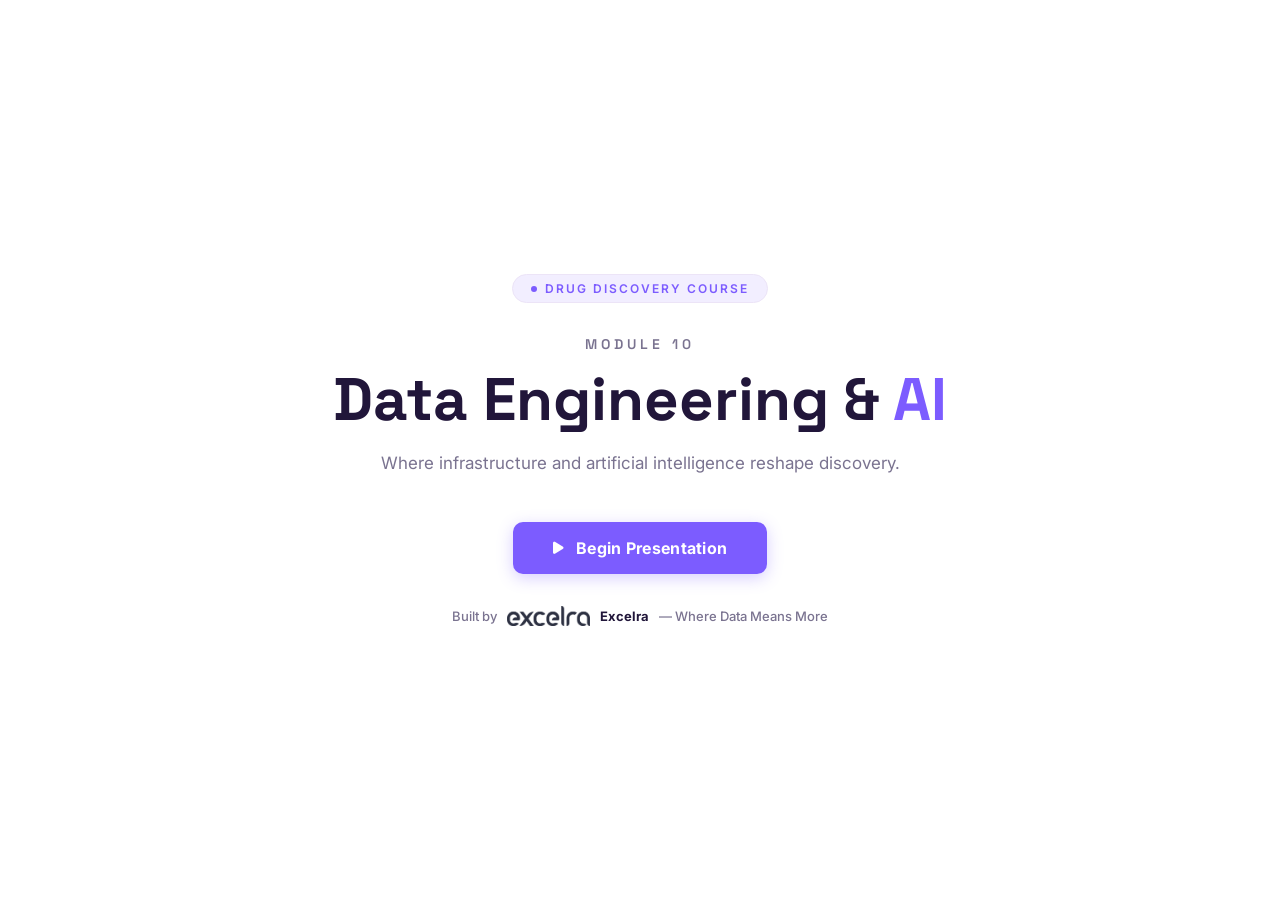
<file: Module 10.html>
<!DOCTYPE html>
<html lang="en">
<head>
<meta charset="UTF-8">
<meta name="viewport" content="width=device-width, initial-scale=1.0, viewport-fit=cover">
<meta http-equiv="Cache-Control" content="no-cache, no-store, must-revalidate">
<meta http-equiv="Pragma" content="no-cache">
<meta http-equiv="Expires" content="0">
<script src="devtools-guard.js"></script>
<script>
// ── Theme propagation: this same-origin iframe shares localStorage with
//    the parent course shell, so we mirror its `courseTheme` key here.
//    Runs before paint (no FOUC), updates live on storage events, and
//    also accepts postMessage({type:'courseTheme', theme:'light'|'dark'})
//    from the parent as a belt-and-suspenders path. Also swaps every
//    img.excelra-logo between Logo.png (light wordmark, for light bg)
//    and Logo-light.png (light wordmark, for dark bg) so the logo never
//    sits in a white box when the theme flips dark.
(function () {
  function swapLogo(t) {
    var name = (t === 'dark') ? 'Logo-light.png' : 'Logo.png';
    var url;
    try { url = new URL(name, document.baseURI).href; } catch (e) { url = name; }
    var imgs = document.querySelectorAll('img.excelra-logo');
    for (var i = 0; i < imgs.length; i++) {
      if (imgs[i].getAttribute('data-logo-current') !== name) {
        imgs[i].setAttribute('data-logo-current', name);
        imgs[i].src = url;
      }
    }
  }
  function applyTheme(t) {
    t = (t === 'dark') ? 'dark' : 'light';
    document.documentElement.setAttribute('data-theme', t);
    swapLogo(t);
  }
  var initial;
  try { initial = localStorage.getItem('courseTheme'); } catch (e) { initial = null; }
  if (initial !== 'dark' && initial !== 'light') initial = 'light';
  applyTheme(initial);
  window.addEventListener('storage', function (e) {
    if (e.key === 'courseTheme') applyTheme(e.newValue === 'dark' ? 'dark' : 'light');
  });
  window.addEventListener('message', function (e) {
    if (e.data && e.data.type === 'courseTheme' && (e.data.theme === 'light' || e.data.theme === 'dark')) {
      applyTheme(e.data.theme);
    }
  });
})();
</script>
<title>Module 10: Data Engineering & AI | Excelra</title>
<link href="https://fonts.googleapis.com/css2?family=Inter:wght@300;400;500;600;700;800&family=Space+Grotesk:wght@500;600;700;800&display=swap" rel="stylesheet">
<link rel="stylesheet" href="https://cdnjs.cloudflare.com/ajax/libs/font-awesome/6.5.0/css/all.min.css">
<link rel="stylesheet" href="presentation-enhance.css">
<style>
  :root {
    --bg: #ffffff;
    --surface: #f6f2ff;
    --accent: #7c5cff;
    --accent-soft: rgba(124,92,255,0.10);
    --accent-glow: rgba(124,92,255,0.30);
    --highlight: #c77dff;
    --ink: #21163a;
    --ink-soft: #3a3350;
    --muted: #7a7390;
    --border: #ece4f7;
  }
  [data-theme="dark"] {
    --bg: #130e22;
    --surface: #1c1530;
    --accent: #9b6bff;
    --accent-soft: rgba(124,92,255,0.16);
    --accent-glow: rgba(124,92,255,0.40);
    --highlight: #c77dff;
    --ink: #f4f0ff;
    --ink-soft: #d9d0f2;
    --muted: #a89fc4;
    --border: #2e2350;
  }
  /* The top/bottom bars in light mode fade from solid white to transparent —
     that gradient is hard-coded as rgba(255,255,255,…) and would be an
     eye-burning white strip in dark mode, so it is overridden here. The
     progress-thumb border is also flipped to var(--bg) so the white ring
     doesn't glow against the dark surface. */
  [data-theme="dark"] .top-bar {
    background: linear-gradient(180deg, rgba(19,14,34,0.96) 0%, rgba(19,14,34,0.75) 70%, transparent 100%);
  }
  [data-theme="dark"] .bottom-bar {
    background: linear-gradient(0deg, rgba(19,14,34,0.98) 0%, rgba(19,14,34,0.85) 65%, transparent 100%);
  }
  [data-theme="dark"] .progress-fill::after { border-color: var(--bg); }
  *, *::before, *::after { margin:0; padding:0; box-sizing:border-box; }
  html, body { width:100%; height:100%; overflow:hidden; background:var(--bg); color:var(--ink); font-family:'Inter',sans-serif; transition: background 0.4s ease, color 0.3s ease; }

  /* Quiet backdrop — a faint fixed grid instead of the old dark particle
     animation, which read as generic "AI slide deck" rather than course material. */
  #bgCanvas { position:fixed; inset:0; z-index:0;
    background-image: linear-gradient(var(--border) 1px, transparent 1px), linear-gradient(90deg, var(--border) 1px, transparent 1px);
    background-size: 56px 56px; opacity:0.5;
  }
  .vignette { display:none; }

  #startScreen {
    position:fixed; inset:0; z-index:100; display:flex; flex-direction:column;
    align-items:center; justify-content:center; background:var(--bg);
    transition: opacity 0.8s ease, transform 0.8s ease;
    /* Was clipping/overlapping content on shorter or mid-size laptop
       viewports — the badge/title/subtitle/button could take up more
       vertical space than the viewport had, and the "Built by Excelra"
       brand line (previously absolutely positioned at a fixed distance
       from the bottom) would land right on top of the button instead of
       the layout adapting. Letting this screen scroll internally, and
       giving it its own top/bottom breathing room, means a cramped
       viewport scrolls instead of stacking elements on top of each other. */
    overflow-y:auto; padding:32px 20px;
  }
  #startScreen.hidden { opacity:0; transform:scale(1.05); pointer-events:none; }
  .start-badge {
    display:inline-flex; align-items:center; gap:8px; padding:6px 18px;
    border:1px solid var(--border); border-radius:100px; font-size:12px;
    font-weight:600; letter-spacing:2px; text-transform:uppercase; color:var(--accent);
    margin-bottom:32px; background:var(--accent-soft);
  }
  .start-badge .dot { width:6px; height:6px; border-radius:50%; background:var(--accent); animation:pulse-dot 2s infinite; }
  @keyframes pulse-dot { 0%,100%{opacity:1;transform:scale(1)} 50%{opacity:0.4;transform:scale(0.7)} }
  .start-module { font-family:'Space Grotesk',sans-serif; font-size:14px; font-weight:600; color:var(--muted); letter-spacing:4px; text-transform:uppercase; margin-bottom:12px; }
  .start-title { font-family:'Space Grotesk',sans-serif; font-size:clamp(32px,5.5vw,60px); font-weight:700; line-height:1.15; text-align:center; max-width:800px; margin-bottom:16px; color:var(--ink); }
  .start-title .accent { color:var(--accent); }
  .start-sub { font-size:17px; color:var(--muted); max-width:520px; text-align:center; line-height:1.6; margin-bottom:44px; font-weight:400; }
  .start-btn {
    position:relative; display:inline-flex; align-items:center; gap:12px;
    padding:16px 40px; border:none; border-radius:10px; cursor:pointer;
    background: var(--accent); color:#fff;
    font-family:'Inter',sans-serif; font-size:16px; font-weight:700; letter-spacing:0.3px;
    transition: all 0.2s ease; box-shadow: 0 4px 16px var(--accent-glow);
  }
  .start-btn:hover { transform:translateY(-1px); box-shadow: 0 8px 22px var(--accent-glow); }
  .start-btn:active { transform:scale(0.98); }
  .start-btn i { font-size:14px; }
  .start-brand {
    /* No longer absolutely positioned at a fixed distance from the
       bottom of the screen (that's what let it land on top of the
       "Begin Presentation" button whenever the centered content above
       it grew taller than the available height). It now simply flows
       in normal document order after the button, with its own margin —
       so it always sits below the button with clear space, on any
       screen size, and the pair scroll together if needed instead of
       overlapping. */
    position:static; margin-top:32px;
    display:flex; align-items:center; justify-content:center; flex-wrap:wrap;
    gap:10px; color:var(--muted); font-size:13px; font-weight:500; text-align:center;
  }

  #presentation {
    position:fixed; inset:0; z-index:10; display:flex; align-items:center;
    padding:0 8vw; opacity:0; transition:opacity 0.5s ease; pointer-events:none;
    background:var(--bg);
  }
  #presentation.active { opacity:1; pointer-events:auto; }
  .slide-num {
    position:absolute; left:5vw; top:50%; transform:translateY(-50%);
    font-family:'Space Grotesk',sans-serif; font-size:clamp(90px,16vw,220px);
    font-weight:800; color:var(--surface); line-height:1; pointer-events:none;
    transition: opacity 0.5s ease, transform 0.5s ease; user-select:none;
  }
  .slide-num.fade-out { opacity:0; transform:translateY(-50%) scale(0.9); }
  .slide-content { position:relative; z-index:1; margin-left:clamp(80px,13vw,190px); max-width:720px; width:100%; }
  .slide-label {
    display:inline-flex; align-items:center; gap:8px; font-size:11px; font-weight:700;
    letter-spacing:3px; text-transform:uppercase; color:var(--accent); margin-bottom:20px;
    opacity:0; transform:translateY(15px); transition: all 0.6s cubic-bezier(0.4,0,0.2,1);
  }
  .slide-label.visible { opacity:1; transform:translateY(0); }
  .slide-label .line { width:24px; height:2px; background:var(--accent); border-radius:2px; }
  .slide-title {
    font-family:'Space Grotesk',sans-serif; font-size:clamp(26px,3.4vw,42px);
    font-weight:700; line-height:1.2; margin-bottom:30px; color:var(--ink);
    opacity:0; transform:translateY(20px); transition: all 0.7s cubic-bezier(0.4,0,0.2,1) 0.1s;
  }
  .slide-title.visible { opacity:1; transform:translateY(0); }
  .slide-title .hl { color:var(--highlight); }

  .bullet {
    display:flex; gap:14px; margin-bottom:16px; opacity:0; transform:translateX(-16px);
    transition: all 0.6s cubic-bezier(0.4,0,0.2,1);
    padding:14px 16px; border-radius:10px; border:1px solid var(--border); background:var(--surface);
  }
  .bullet.visible { opacity:1; transform:translateX(0); }
  .bullet-icon {
    flex-shrink:0; width:28px; height:28px; border-radius:8px; background:var(--accent-soft);
    color:var(--accent); display:flex; align-items:center; justify-content:center; font-size:13px;
    margin-top:1px;
  }
  .bullet-text { font-size:clamp(14px,1.4vw,16px); line-height:1.65; color:var(--ink-soft); font-weight:400; }
  .bullet-text .key { color:var(--highlight); font-weight:600; }
  .bullet-text .em { color:var(--accent); font-weight:600; }

  .title-slide .slide-content { margin-left:0; text-align:center; display:flex; flex-direction:column; align-items:center; }
  .title-slide .slide-title { font-size:clamp(30px,4.4vw,52px); margin-bottom:12px; }
  .title-slide .slide-subtitle { font-size:clamp(15px,1.8vw,20px); color:var(--muted); font-weight:400; margin-bottom:8px; opacity:0; transform:translateY(15px); transition:all 0.6s ease 0.3s; }
  .title-slide .slide-subtitle.visible { opacity:1; transform:translateY(0); }
  .title-slide .slide-brand { font-size:13px; color:var(--accent); font-weight:600; letter-spacing:2px; text-transform:uppercase; opacity:0; transition:all 0.6s ease 0.5s; }
  .title-slide .slide-brand.visible { opacity:1; }

  .summary-grid { display:grid; grid-template-columns:1fr 1fr; gap:12px; margin-top:4px; }
  .summary-card {
    padding:16px 18px; border-radius:10px; border:1px solid var(--border);
    background:var(--surface); opacity:0; transform:translateY(15px) scale(0.97);
    transition: all 0.6s cubic-bezier(0.4,0,0.2,1);
  }
  .summary-card.visible { opacity:1; transform:translateY(0) scale(1); }
  .summary-card .sc-icon { font-size:17px; color:var(--accent); margin-bottom:8px; }
  .summary-card .sc-text { font-size:13px; line-height:1.6; color:var(--ink-soft); }
  .summary-card .sc-text .key { color:var(--highlight); font-weight:600; }

  .closing-slide .slide-content { margin-left:0; text-align:center; display:flex; flex-direction:column; align-items:center; }

  /* ── Diagram slide type: real pipeline / flow visual instead of bullets ── */
  .slide-content.has-diagram { max-width:980px; }
  .diagram-flow {
    display:flex; align-items:flex-start; justify-content:space-between; flex-wrap:nowrap;
    gap:0; margin:8px 0 26px; overflow-x:auto; padding-bottom:6px;
  }
  .diagram-node {
    display:flex; flex-direction:column; align-items:center; text-align:center;
    flex:1 1 0; min-width:56px; max-width:120px;
    opacity:0; transform:translateY(12px); transition: all 0.5s cubic-bezier(0.4,0,0.2,1);
  }
  .diagram-node.visible { opacity:1; transform:translateY(0); }
  .diagram-node-icon {
    width:44px; height:44px; border-radius:11px; display:flex; align-items:center; justify-content:center;
    background:var(--surface); border:1.5px solid var(--border); color:var(--muted); font-size:15px;
    transition: all 0.3s ease; margin-bottom:8px; flex-shrink:0;
  }
  .diagram-node.current .diagram-node-icon { background:var(--accent); border-color:var(--accent); color:#fff; box-shadow:0 4px 14px var(--accent-glow); }
  .diagram-node.done .diagram-node-icon { background:var(--accent-soft); border-color:var(--accent); color:var(--accent); }
  .diagram-node-label { font-size:10px; font-weight:700; color:var(--ink-soft); line-height:1.3; }
  .diagram-node.current .diagram-node-label { color:var(--accent); }
  .diagram-arrow { color:var(--border); font-size:13px; margin:14px 1px 0; flex:0 0 auto; }
  .diagram-arrow.done { color:var(--accent); }
  .diagram-detail {
    padding:16px 20px; border-radius:10px; background:var(--surface); border:1px solid var(--border);
    border-left:3px solid var(--accent);
  }
  .diagram-detail-label { font-size:11px; font-weight:700; letter-spacing:1.5px; text-transform:uppercase; color:var(--accent); margin-bottom:6px; }
  .diagram-detail-text { font-size:clamp(14px,1.4vw,16px); line-height:1.65; color:var(--ink-soft); }
  .diagram-detail-text .key { color:var(--highlight); font-weight:600; }
  .diagram-detail-text .em { color:var(--accent); font-weight:600; }

  .top-bar {
    position:fixed; top:0; left:0; right:0; z-index:20; display:flex;
    align-items:center; justify-content:space-between; padding:20px 32px;
    background:linear-gradient(180deg, rgba(255,255,255,0.96) 0%, rgba(255,255,255,0.75) 70%, transparent 100%);
    opacity:0; transition:opacity 0.5s ease;
  }
  .top-bar.visible { opacity:1; }
  .top-bar-left { display:flex; align-items:center; gap:10px; }
  .top-bar-logo { font-family:'Space Grotesk',sans-serif; font-size:16px; font-weight:700; color:var(--ink); letter-spacing:0.5px; }
  .top-bar-logo span { color:var(--accent); }
  .top-bar-right { display:flex; align-items:center; gap:16px; }
  .module-chip {
    padding:5px 14px; border-radius:100px; border:1px solid var(--accent); background:var(--accent-soft);
    font-size:11px; font-weight:700; letter-spacing:2px; text-transform:uppercase; color:var(--accent);
  }
  .bottom-bar {
    position:fixed; bottom:0; left:0; right:0; z-index:20; padding:0 32px 24px;
    background:linear-gradient(0deg, rgba(255,255,255,0.98) 0%, rgba(255,255,255,0.85) 65%, transparent 100%);
    opacity:0; transition:opacity 0.5s ease;
  }
  .bottom-bar.visible { opacity:1; }
  .progress-track {
    width:100%; height:5px; background:var(--border); border-radius:3px;
    margin-bottom:18px; overflow:visible; cursor:pointer; position:relative;
  }
  .progress-fill {
    height:100%; width:0%; border-radius:3px; background:var(--accent);
    transition:width 0.4s ease; position:relative;
  }
  .progress-fill.scrubbing { transition:none; }
  .progress-fill::after {
    content:''; position:absolute; right:-6px; top:50%; transform:translateY(-50%);
    width:14px; height:14px; border-radius:50%; background:var(--accent); border:2.5px solid #fff;
    box-shadow:0 1px 4px rgba(0,0,0,0.25);
  }
  .controls-row { display:flex; align-items:center; justify-content:space-between; }
  .controls-left { display:flex; align-items:center; gap:8px; }
  .controls-right { display:flex; align-items:center; gap:12px; }
  .ctrl-btn {
    width:40px; height:40px; border:none; border-radius:10px; cursor:pointer;
    background:var(--surface); color:var(--ink-soft); font-size:14px;
    display:flex; align-items:center; justify-content:center;
    transition:all 0.2s ease; border:1px solid var(--border);
  }
  .ctrl-btn:hover { background:var(--accent-soft); border-color:var(--accent); color:var(--accent); }
  .ctrl-btn.active { color:var(--accent); background:var(--accent-soft); border-color:var(--accent); }
  .ctrl-btn.play-btn { width:48px; height:48px; border-radius:14px; font-size:16px; background:var(--accent); color:#fff; border-color:var(--accent); }
  .ctrl-btn.play-btn:hover { background:#6b4ce6; color:#fff; }
  .audio-wave { display:flex; align-items:center; gap:3px; height:20px; margin-left:8px; }
  .audio-wave .bar { width:3px; border-radius:3px; background:var(--accent); animation:wave 0.8s ease-in-out infinite; }
  .audio-wave .bar:nth-child(1) { height:8px; animation-delay:0s; }
  .audio-wave .bar:nth-child(2) { height:14px; animation-delay:0.15s; }
  .audio-wave .bar:nth-child(3) { height:10px; animation-delay:0.3s; }
  .audio-wave .bar:nth-child(4) { height:16px; animation-delay:0.1s; }
  .audio-wave .bar:nth-child(5) { height:6px; animation-delay:0.25s; }
  .audio-wave.paused .bar { animation-play-state:paused; height:4px !important; }
  @keyframes wave { 0%,100%{transform:scaleY(0.4)} 50%{transform:scaleY(1)} }
  .slide-counter { font-size:12px; font-weight:600; color:var(--muted); letter-spacing:1px; font-variant-numeric:tabular-nums; }
  .slide-counter .current { color:var(--accent); font-size:14px; }
  .transition-overlay {
    position:fixed; inset:0; z-index:15; background:var(--bg);
    opacity:0; pointer-events:none; transition:opacity 0.3s ease;
  }
  .transition-overlay.active { opacity:1; }

  #introVideo, #outroVideo {
    position:fixed; inset:0; z-index:10; width:100%; height:100%;
    object-fit:contain; background:#000; display:none;
  }

  @media (max-width:768px) {
    .slide-num { font-size:80px; left:2vw; }
    .slide-content { margin-left:clamp(50px,11vw,120px); }
    .summary-grid { grid-template-columns:1fr; }
    .top-bar, .bottom-bar { padding-left:16px; padding-right:16px; }
    .bottom-bar { padding-bottom:16px; }
    .start-brand { margin-top:20px; }
    .diagram-node { width:78px; }
    .diagram-node-icon { width:42px; height:42px; font-size:15px; }
  }
  @media (max-width:480px) {
    .slide-num { display:none; }
    .slide-content { margin-left:0; }
  }
  /* Mid-size and smaller laptop screens are usually limited on *height*
     (a browser window on a 1366x768 or similar display often has well
     under 700px of usable viewport height once browser chrome is
     accounted for) rather than width — this is the actual dimension
     that was causing the start screen's content to grow taller than
     the viewport and overlap the "Built by Excelra" brand line. */
  @media (max-height:700px) {
    .start-badge { margin-bottom:16px; }
    .start-module { margin-bottom:8px; }
    .start-title { margin-bottom:10px; font-size:clamp(24px,5vw,40px); }
    .start-sub { margin-bottom:22px; }
    .start-brand { margin-top:16px; font-size:12px; }
  }
  @media (prefers-reduced-motion:reduce) {
    *, *::before, *::after { animation-duration:0.01ms !important; transition-duration:0.01ms !important; }
  }
</style>
</head>
<body>

<div id="bgCanvas" aria-hidden="true"></div>
<div class="vignette" aria-hidden="true"></div>

<div id="startScreen" role="dialog" aria-label="Start presentation">
  <div class="start-badge"><div class="dot"></div> Drug Discovery Course</div>
  <div class="start-module">Module 10</div>
  <h1 class="start-title">Data Engineering & <span class="accent">AI</span></h1>
  <p class="start-sub">Where infrastructure and artificial intelligence reshape discovery.</p>
  <button class="start-btn" id="startBtn" aria-label="Begin presentation"><i class="fas fa-play"></i> Begin Presentation</button>
  <div class="start-brand">
    <span>Built by</span>
    <img src="Logo.png" alt="Excelra" class="excelra-logo" style="height:20px;width:auto;" data-logo-current="Logo.png">
    <span style="color:var(--ink);font-weight:700;">Excelra</span>
    <span style="color:var(--muted);">— Where Data Means More</span>
  </div>
</div>

<div class="transition-overlay" id="transOverlay" aria-hidden="true"></div>

<video id="introVideo" src="Introduction.mp4" playsinline></video>
<video id="outroVideo" src="Outro.mp4" playsinline></video>

<header class="top-bar" id="topBar">
  <div class="top-bar-left">
    <div class="top-bar-logo">Excel<span>ra</span></div>
  </div>
  <div class="top-bar-right">
    <div class="module-chip">Module 10</div>
  </div>
</header>

<main id="presentation" aria-live="polite">
  <div class="slide-num" id="slideNum" aria-hidden="true">01</div>
  <div class="slide-content" id="slideContent"></div>
</main>

<footer class="bottom-bar" id="bottomBar">
  <div class="progress-track" id="progressTrack" role="progressbar" aria-valuemin="0" aria-valuemax="100">
    <div class="progress-fill" id="progressFill"></div>
  </div>
  <div class="controls-row">
    <div class="controls-left">
      <button class="ctrl-btn" id="btnRestart" title="Restart" aria-label="Restart"><i class="fas fa-rotate-left"></i></button>
      <button class="ctrl-btn" id="btnPrev" title="Previous section" aria-label="Previous section"><i class="fas fa-backward-step"></i></button>
      <button class="ctrl-btn play-btn" id="btnPlay" title="Play / Pause" aria-label="Play or Pause"><i class="fas fa-pause"></i></button>
      <button class="ctrl-btn" id="btnNext" title="Next section" aria-label="Next section"><i class="fas fa-forward-step"></i></button>
      <div class="audio-wave" id="audioWave">
        <div class="bar"></div><div class="bar"></div><div class="bar"></div><div class="bar"></div><div class="bar"></div>
      </div>
    </div>
    <div class="controls-right">
      <button class="ctrl-btn" id="btnMute" title="Mute / Unmute" aria-label="Mute or Unmute"><i class="fas fa-volume-high"></i></button>
      <button class="ctrl-btn" id="btnFullscreen" title="Full screen" aria-label="Toggle full screen"><i class="fas fa-expand"></i></button>
      <div class="slide-counter"><span class="current" id="counterCurrent">01</span> / <span id="counterTotal">01</span></div>
    </div>
  </div>
</footer>

<script src="voice-engine.js"></script>
<script>
const slides = [
  {
    "type": "title",
    "label": "Module 10",
    "title": "Data Engineering & <span class=\"hl\">AI</span>",
    "subtitle": "The infrastructure discovery now runs on",
    "brand": "Excelra — Where Data Means More",
    "segments": [
      "Welcome to Module Ten, the Role of Data Engineering and AI. This is where these fields stop being buzzwords and start reshaping drug discovery directly."
    ]
  },
  {
    "type": "concept",
    "label": "The AI Loop",
    "title": "From Raw Data to <span class=\"hl\">Discovery</span>",
    "content": "<div style=\"display:flex;flex-direction:column;align-items:center;gap:0;margin:1.6rem auto;max-width:520px;font-family:Inter,sans-serif;\"><div style=\"width:100%;padding:0.7rem 1rem;background:var(--surface);border:1.5px solid var(--accent);border-radius:10px;color:var(--ink);font-weight:700;text-align:center;box-shadow:0 4px 14px var(--accent-glow);\">Ingest</div><div style=\"display:flex;flex-direction:column;align-items:center;\"><div style=\"width:2px;height:10px;background:var(--accent);\"></div><i class=\"fas fa-chevron-down\" style=\"color:var(--accent);font-size:13px;margin:1px 0;\"></i><div style=\"width:2px;height:10px;background:var(--accent);\"></div></div><div style=\"width:100%;padding:0.7rem 1rem;background:var(--surface);border:1.5px solid var(--accent);border-radius:10px;color:var(--ink);font-weight:700;text-align:center;box-shadow:0 4px 14px var(--accent-glow);\">Clean</div><div style=\"display:flex;flex-direction:column;align-items:center;\"><div style=\"width:2px;height:10px;background:var(--accent);\"></div><i class=\"fas fa-chevron-down\" style=\"color:var(--accent);font-size:13px;margin:1px 0;\"></i><div style=\"width:2px;height:10px;background:var(--accent);\"></div></div><div style=\"width:100%;padding:0.7rem 1rem;background:var(--surface);border:1.5px solid var(--accent);border-radius:10px;color:var(--ink);font-weight:700;text-align:center;box-shadow:0 4px 14px var(--accent-glow);\">Integrate</div><div style=\"display:flex;flex-direction:column;align-items:center;\"><div style=\"width:2px;height:10px;background:var(--accent);\"></div><i class=\"fas fa-chevron-down\" style=\"color:var(--accent);font-size:13px;margin:1px 0;\"></i><div style=\"width:2px;height:10px;background:var(--accent);\"></div></div><div style=\"width:100%;padding:0.7rem 1rem;background:var(--surface);border:1.5px solid var(--accent);border-radius:10px;color:var(--ink);font-weight:700;text-align:center;box-shadow:0 4px 14px var(--accent-glow);\">Model</div><div style=\"display:flex;flex-direction:column;align-items:center;\"><div style=\"width:2px;height:10px;background:var(--accent);\"></div><i class=\"fas fa-chevron-down\" style=\"color:var(--accent);font-size:13px;margin:1px 0;\"></i><div style=\"width:2px;height:10px;background:var(--accent);\"></div></div><div style=\"width:100%;padding:0.7rem 1rem;background:var(--surface);border:1.5px solid var(--accent);border-radius:10px;color:var(--ink);font-weight:700;text-align:center;box-shadow:0 4px 14px var(--accent-glow);\">Predict</div><div style=\"display:flex;flex-direction:column;align-items:center;\"><div style=\"width:2px;height:10px;background:var(--accent);\"></div><i class=\"fas fa-chevron-down\" style=\"color:var(--accent);font-size:13px;margin:1px 0;\"></i><div style=\"width:2px;height:10px;background:var(--accent);\"></div></div><div style=\"width:100%;padding:0.85rem 1.1rem;background:var(--accent);border:1.5px solid var(--accent);border-radius:10px;color:#fff;font-weight:800;text-align:center;box-shadow:0 6px 18px var(--accent-glow);letter-spacing:0.3px;\">Discover</div></div>",
    "segments": [
      "Data engineering plus AI runs the same six-step loop, on repeat, across every stage of drug discovery."
    ]
  },
  {
    "type": "content",
    "label": "AI in Target ID",
    "title": "From Years to <span class=\"hl\">Days</span>",
    "segments": [
      "AI's primary advantage in target identification is <span class=\"key\">surfacing novel drug targets from vast datasets in days rather than years</span>.",
      "To be clear about its limits: it does not eliminate the need for clinical trials, does not guarantee regulatory approval, and does not replace wet-lab experiments entirely — it accelerates the search, it doesn't skip the science."
    ]
  },
  {
    "type": "content",
    "label": "AlphaFold",
    "title": "<span class=\"hl\">AlphaFold</span>",
    "segments": [
      "The clearest proof point is <span class=\"key\">AlphaFold</span> — the landmark AI system that solved protein structure prediction, predicting a protein's 3D shape directly from its amino acid sequence."
    ]
  },
  {
    "type": "content",
    "label": "Generative & Predictive AI",
    "title": "Designing and <span class=\"hl\">Predicting</span>",
    "segments": [
      "<span class=\"em\">Generative AI</span> designs entirely novel molecules optimized to bind a target.",
      "<span class=\"em\">ADMET Prediction</span> models forecast a compound's absorption and toxicity before it's ever synthesized in a lab."
    ]
  },
  {
    "type": "content",
    "label": "Agentic AI & Lakehouse",
    "title": "<span class=\"hl\">Agentic AI</span> and the Data Lakehouse",
    "segments": [
      "<span class=\"em\">Agentic AI</span> autonomously executes multi-step scientific workflows, without a human directing every single action.",
      "Underneath all of it sits the <span class=\"em\">Data Lakehouse</span>, centralizing ELN, LIMS, and compound data into one governed store everything else draws from."
    ]
  },
  {
    "type": "concept",
    "label": "Architecture",
    "title": "One <span class=\"hl\">Governed Store</span> at the Center",
    "content": "<div class='arch-diagram'><div class='arch-hub'><div class='arch-sat-col'><div class='arch-sat'><i class='fas fa-book'></i><div><div class='arch-t' style='font-weight:700'>ELN</div><div style='font-size:0.62rem;color:var(--muted);line-height:1.3'>Electronic lab notebooks</div></div></div><div class='arch-sat'><i class='fas fa-vials'></i><div><div class='arch-t' style='font-weight:700'>LIMS</div><div style='font-size:0.62rem;color:var(--muted);line-height:1.3'>Samples and assay records</div></div></div><div class='arch-sat'><i class='fas fa-flask'></i><div><div class='arch-t' style='font-weight:700'>Compound Data</div><div style='font-size:0.62rem;color:var(--muted);line-height:1.3'>The compound libraries</div></div></div></div><div class='arch-link'><i class='fas fa-arrow-right'></i></div><div class='arch-core'><i class='fas fa-warehouse'></i><div class='arch-t' style='font-weight:800'>Data Lakehouse</div><div style='font-size:0.62rem;color:rgba(255,255,255,0.85)'>One governed store</div></div><div class='arch-link'><i class='fas fa-arrow-right'></i></div><div class='arch-sat-col'><div class='arch-sat'><i class='fas fa-brain'></i><div><div class='arch-t' style='font-weight:700'>AI Models</div><div style='font-size:0.62rem;color:var(--muted);line-height:1.3'>AlphaFold, generative, ADMET</div></div></div><div class='arch-sat'><i class='fas fa-chart-line'></i><div><div class='arch-t' style='font-weight:700'>Live Dashboards</div><div style='font-size:0.62rem;color:var(--muted);line-height:1.3'>APIs and streaming, not batch</div></div></div><div class='arch-sat'><i class='fas fa-robot'></i><div><div class='arch-t' style='font-weight:700'>Agentic Workflows</div><div style='font-size:0.62rem;color:var(--muted);line-height:1.3'>Autonomous multi-step science</div></div></div></div></div><div class='arch-cap'>Centralize once — every tool downstream draws from the same governed data.</div></div>",
    "segments": [
      "Here is how the lakehouse actually sits in the architecture. On the left are the sources — ELN notebooks, LIMS records, and compound data, each born in a different system.",
      "In the center sits the lakehouse itself: one governed store, centralizing all of it.",
      "On the right, everything that draws from it — the AI models, the live dashboards, and the agentic workflows running on top.",
      "That is the architectural bet: centralize once, and every tool downstream gets the same clean, governed data."
    ]
  },
  {
    "type": "content",
    "label": "FAIR Data",
    "title": "The Foundation: <span class=\"hl\">FAIR Data</span>",
    "segments": [
      "None of this works without <span class=\"key\">FAIR data</span> — Findable, Accessible, Interoperable, and Reusable — the same principle you met in Module Seven, now underpinning every AI model in this ecosystem."
    ]
  },
  {
    "type": "content",
    "label": "MLOps & Real-Time Data",
    "title": "<span class=\"hl\">MLOps</span> & Real-Time Integration",
    "segments": [
      "<span class=\"key\">MLOps pipelines</span> automate model training, validation, and deployment in a <span class=\"em\">GxP-compliant</span> way — they don't manage patient data or replace lab scientists, they manage the model lifecycle itself.",
      "And <span class=\"key\">real-time data integration</span>, through APIs and streaming, connects lab instruments directly to dashboards — enabling decisions in the moment, not from monthly batch exports."
    ]
  },
  {
    "type": "concept",
    "label": "The Full Stack",
    "title": "How the Layers <span class=\"hl\">Stack Up</span>",
    "content": "<div class='arch-diagram' style='max-width:min(780px,calc(100vw - 460px))'><div class='arch-stack'><div class='arch-layer'><div class='arch-ltag'>AI Applications</div><div class='arch-litems'><span class='arch-chip'>AlphaFold</span><span class='arch-chip'>Generative design</span><span class='arch-chip'>ADMET prediction</span><span class='arch-chip'>Agentic AI</span></div></div><div class='arch-layer accent'><div class='arch-ltag'>Discipline</div><div class='arch-litems'><span class='arch-chip outline'>FAIR data</span><span class='arch-chip outline'>GxP-compliant MLOps</span><span class='arch-chip outline'>Real-time integration</span></div></div><div class='arch-layer'><div class='arch-ltag'>Central Store</div><div class='arch-litems'><span class='arch-chip'>Data lakehouse</span><span class='arch-chip'>One governed store</span></div></div><div class='arch-layer'><div class='arch-ltag'>Sources</div><div class='arch-litems'><span class='arch-chip'>ELN</span><span class='arch-chip'>LIMS</span><span class='arch-chip'>Compound data</span></div></div></div><div class='arch-note'>Every layer depends on the one beneath it — no foundation, no AI.</div></div>",
    "segments": [
      "Now let's stack everything from this module into a single picture, top to bottom.",
      "Up top sit the AI applications you have met — AlphaFold, generative design, ADMET prediction, and agentic AI. They only work because of what sits underneath.",
      "The middle layer is the discipline: FAIR data — findable, accessible, interoperable, reusable — plus GxP-compliant MLOps and real-time integration.",
      "And at the bottom, the lakehouse, pulling ELN, LIMS, and compound data into one governed store. No foundation, no AI — that is this module in one picture."
    ]
  },
  {
    "type": "content",
    "label": "Preconditions",
    "title": "What Makes AI <span class=\"key\">Work Here</span>",
    "segments": [
      "Three conditions have to hold before any of this helps at all.",
      "Enough data, in a <span class=\"em\">consistent format</span>, with the <span class=\"key\">negative results</span> included. That last one is the most commonly missing.",
      "A dataset of only successes teaches a model nothing about failure, and in drug discovery, knowing what does not work is most of the value."
    ]
  },
  {
    "type": "content",
    "label": "Negative Results",
    "title": "Why Failures Are <span class=\"hl\">Fuel</span>",
    "segments": [
      "Here is why that third precondition matters so much. A model trained only on successes learns <span class=\"em\">nothing about failure</span> — it will confidently propose more of the same chemistry.",
      "In drug discovery, most compounds do not make it. So the failures are <span class=\"key\">most of the data</span> — and a lakehouse that captures negative results is worth far more than one that records only the wins.",
      "When you hear that AI needs enough data, hear it as enough <span class=\"em\">honest</span> data — consistent in format, and complete about what did not work."
    ]
  },
  {
    "type": "content",
    "label": "Limits",
    "title": "Where AI Still <span class=\"key\">Needs a Human</span>",
    "segments": [
      "It is worth being honest about the limits too.",
      "A model can only be as good as the data it learned from. Trained on a narrow compound library, it will confidently propose <span class=\"em\">more of the same chemistry</span>.",
      "It cannot tell you whether a target is worth pursuing, and it cannot replace a wet-lab result. What it does is rank possibilities so that scarce experiments are spent well.",
      "Every AI output in this field is a <span class=\"key\">hypothesis</span>, not an answer. The validation step never goes away."
    ]
  },
  {
    "type": "summary",
    "label": "Recap",
    "title": "AI Across the <span class=\"hl\">Pipeline</span>",
    "cards": [
      {
        "icon": "fa-shapes",
        "text": "<span class=\"key\">AlphaFold</span> — predicts 3D protein structure"
      },
      {
        "icon": "fa-wand-magic-sparkles",
        "text": "<span class=\"key\">Generative AI</span> — designs novel molecules"
      },
      {
        "icon": "fa-vial-circle-check",
        "text": "<span class=\"key\">ADMET Prediction ML</span> — predicts toxicity pre-synthesis"
      },
      {
        "icon": "fa-robot",
        "text": "<span class=\"key\">Agentic AI</span> — autonomous multi-step workflows"
      },
      {
        "icon": "fa-warehouse",
        "text": "<span class=\"key\">Data Lakehouse</span> — centralizes ELN, LIMS, compound data"
      },
      {
        "icon": "fa-check-to-slot",
        "text": "<span class=\"key\">FAIR Data & MLOps</span> — the foundation everything above runs on"
      }
    ],
    "segments": [
      "AlphaFold, generative AI, ADMET prediction, agentic AI, and the data lakehouse — all built on a foundation of FAIR data and GxP-compliant MLOps pipelines."
    ]
  },
  {
    "type": "closing",
    "label": "Next Up",
    "title": "Ready to <span class=\"hl\">Match the AI Tools</span>?",
    "subtitle": "Module 11: Summary",
    "brand": "Match each AI tool to its application!",
    "segments": [
      "That completes Module Ten.",
      "Next, our final module brings the entire course together.",
      "You are now ready for the quiz and the AI Tool Match game. Good luck."
    ]
  }
];

// Voice selection (including the Mac/Windows consistency and
// mid-presentation-stability fixes) is fully owned by voice-engine.js
// now — this page just needs `synth` for cancel/pause/resume calls.
const synth = window.presentationVoice.synth;

// ── Section model: [0]=intro clip, [1..N]=slides, [N+1]=outro clip ──
const totalSections = slides.length + 2;
let currentSection = 0;
let currentSlide = 0;

// ── Forward-seek guard ───────────────────────────────────────────
// Learners can always scrub BACKWARD to replay anything already seen,
// but dragging/clicking the progress bar past the furthest section
// they've actually reached snaps back — same rule as the plain-video
// lessons elsewhere in the course. Progress is remembered per module
// (scoped by page title, which is unique per module) so it isn't lost
// on revisiting later.
// ── Task 13 audit (light-purple theme pass): CONFIRMED this guard
// already closes every manual forward-skip path — (1) seek-bar preview
// AND commit are both clamped to maxSectionReached inside
// previewAt()/commitScrub(); (2) the dedicated Next (#btnNext) click
// handler short-circuits when nextIndex > maxSectionReached and shows
// the blocked hint instead of advancing; (3) the ArrowRight keyboard
// handler does the same; (4) auto-advance via playCurrentSlide() →
// goToSection() → recordSectionReached() keeps extending the frontier
// as narration naturally plays through, so playback itself is never
// blocked. Backwards navigation (Previous button / ArrowLeft) is
// intentionally left unguarded so replays stay possible. No manual
// input path lets a learner jump past the furthest section reached.
const seekGuardKey = 'presentationMaxSection_' + document.title;
let maxSectionReached = parseInt(localStorage.getItem(seekGuardKey), 10) || 0;
function recordSectionReached(index) {
  if (index > maxSectionReached) {
    maxSectionReached = index;
    try { localStorage.setItem(seekGuardKey, String(maxSectionReached)); } catch (e) {}
  }
}
function showSeekBlockedHint() {
  const old = document.getElementById('seekBlockedHint');
  if (old) old.remove();
  const hint = document.createElement('div');
  hint.id = 'seekBlockedHint';
  hint.textContent = "Keep watching to unlock further along.";
  hint.style.cssText = 'position:fixed;left:50%;bottom:92px;transform:translateX(-50%);' +
    'background:rgba(20,24,34,0.92);color:#fff;font-family:Inter,sans-serif;font-size:13px;' +
    'font-weight:600;padding:10px 18px;border-radius:8px;z-index:50;pointer-events:none;' +
    'box-shadow:0 6px 20px rgba(0,0,0,0.25);opacity:0;transition:opacity 0.2s ease;';
  document.body.appendChild(hint);
  requestAnimationFrame(() => { hint.style.opacity = '1'; });
  setTimeout(() => { hint.style.opacity = '0'; setTimeout(() => hint.remove(), 250); }, 1600);
}
let isPlaying = false;
let isMuted = false;
let currentUtterance = null;
let segmentTimeout = null;
let isTransitioning = false;
let genToken = 0; // bumped on every stop/jump so a stale slide's speech callback can never affect whatever plays next

const slideNum = document.getElementById('slideNum');
const slideContent = document.getElementById('slideContent');
const progressFill = document.getElementById('progressFill');
const counterCurrent = document.getElementById('counterCurrent');
const counterTotal = document.getElementById('counterTotal');
const audioWave = document.getElementById('audioWave');
const transOverlay = document.getElementById('transOverlay');
const btnPlay = document.getElementById('btnPlay');
const btnMute = document.getElementById('btnMute');
const btnPrev = document.getElementById('btnPrev');
const btnNext = document.getElementById('btnNext');
const btnRestart = document.getElementById('btnRestart');
const introVideoEl = document.getElementById('introVideo');
const outroVideoEl = document.getElementById('outroVideo');

counterTotal.textContent = String(totalSections).padStart(2, '0');

function stripHTML(html) {
  const tmp = document.createElement('div');
  tmp.innerHTML = html;
  return tmp.textContent || tmp.innerText || '';
}
function estimateDuration(text) {
  // Used as the fallbackDuration when narration is MUTED: playback still has
  // to advance on the same timeline it would have taken to speak, or a muted
  // run races through the deck. Sourced from the engine so both paths agree.
  const pv = window.presentationVoice;
  if (pv && typeof pv.estimateMs === 'function') return pv.estimateMs(text);
  const words = text.trim().split(/\s+/).filter(Boolean).length;
  return (words / 2.45) * 1000;
}

function renderSlide(index) {
  const s = slides[index];
  const num = String(index + 1).padStart(2, '0');
  slideNum.textContent = num;
  let html = '';
  if (s.type === 'title' || s.type === 'closing') {
    html = `<div class="slide-label"><span class="line"></span>${s.label}<span class="line"></span></div>`;
    html += `<h2 class="slide-title">${s.title}</h2>`;
    if (s.subtitle) html += `<div class="slide-subtitle">${s.subtitle}</div>`;
    if (s.brand) html += `<div class="slide-brand">${s.brand}</div>`;
    slideContent.className = 'slide-content ' + (s.type === 'title' ? 'title-slide' : 'closing-slide');
  } else if (s.type === 'summary') {
    html = `<div class="slide-label"><span class="line"></span>${s.label}</div>`;
    html += `<h2 class="slide-title">${s.title}</h2>`;
    html += `<div class="summary-grid">`;
    s.cards.forEach((c, i) => {
      html += `<div class="summary-card" data-idx="${i}"><div class="sc-icon"><i class="fas ${c.icon}"></i></div><div class="sc-text">${c.text}</div></div>`;
    });
    html += `</div>`;
    slideContent.className = 'slide-content';
  } else if (s.type === 'diagram') {
    html = `<div class="slide-label"><span class="line"></span>${s.label}</div>`;
    html += `<h2 class="slide-title">${s.title}</h2>`;
    html += `<div class="diagram-flow">`;
    s.stages.forEach((st, i) => {
      const stateClass = i < s.currentIndex ? 'done' : (i === s.currentIndex ? 'current' : '');
      html += `<div class="diagram-node ${stateClass}" data-idx="${i}"><div class="diagram-node-icon"><i class="fas ${st.icon}"></i></div><div class="diagram-node-label">${st.label}</div></div>`;
      if (i < s.stages.length - 1) html += `<div class="diagram-arrow ${i < s.currentIndex ? 'done' : ''}"><i class="fas fa-arrow-right"></i></div>`;
    });
    html += `</div>`;
    html += `<div class="diagram-detail"><div class="diagram-detail-label">${s.stages[s.currentIndex].label}</div><div class="diagram-detail-text">${s.detail}</div></div>`;
    slideContent.className = 'slide-content has-diagram';
  } else if (s.type === 'concept') {
    html = `<div class="slide-label"><span class="line"></span>${s.label}</div>`;
    html += `<h2 class="slide-title">${s.title}</h2>`;
    html += s.content;
    slideContent.className = 'slide-content has-diagram';
  } else {
    html = `<div class="slide-label"><span class="line"></span>${s.label}</div>`;
    html += `<h2 class="slide-title">${s.title}</h2>`;
    s.segments.forEach((seg, i) => {
      html += `<div class="bullet" data-idx="${i}"><div class="bullet-icon"><i class="fas fa-chevron-right"></i></div><div class="bullet-text">${seg}</div></div>`;
    });
    slideContent.className = 'slide-content';
  }
  slideContent.innerHTML = html;
}
function animateSlideIn(index) {
  const s = slides[index];
  slideNum.classList.remove('fade-out');
  setTimeout(() => {
    const label = slideContent.querySelector('.slide-label');
    const title = slideContent.querySelector('.slide-title');
    if (label) label.classList.add('visible');
    if (title) title.classList.add('visible');
    if (s.type === 'diagram') {
      const nodes = slideContent.querySelectorAll('.diagram-node');
      nodes.forEach((n, i) => setTimeout(() => n.classList.add('visible'), i * 90));
    }
  }, 100);
  if (s.type === 'title' || s.type === 'closing') {
    setTimeout(() => {
      const sub = slideContent.querySelector('.slide-subtitle');
      const brand = slideContent.querySelector('.slide-brand');
      if (sub) sub.classList.add('visible');
      if (brand) brand.classList.add('visible');
    }, 400);
  }
}
function showSegment(index) {
  const s = slides[currentSlide];
  if (s.type === 'title' || s.type === 'closing' || s.type === 'diagram' || s.type === 'concept') return;
  if (s.type === 'summary') {
    const cards = slideContent.querySelectorAll('.summary-card');
    if (cards[index]) cards[index].classList.add('visible');
  } else {
    const bullets = slideContent.querySelectorAll('.bullet');
    if (bullets[index]) bullets[index].classList.add('visible');
  }
}
function speakSegment(text) {
  // Delegates to the shared voice engine (voice-engine.js), which picks
  // the voice, applies pronunciation fixes, and — critically for Mac
  // Chrome, where the preferred Google network voice can silently fail
  // to produce any audio — automatically detects that and falls back to
  // a working voice instead of leaving the narration mute.
  const plain = stripHTML(text);
  return window.presentationVoice.speak(plain, {
    muted: isMuted,
    fallbackDuration: estimateDuration(plain),
    onUtterance: u => { currentUtterance = u; }
  }).then(() => { currentUtterance = null; });
}
async function playCurrentSlide() {
  const myToken = ++genToken; // owns this run; any earlier run is now stale and will bail out
  if (!isPlaying) return;
  const s = slides[currentSlide];
  animateSlideIn(currentSlide);
  const introDelay = (s.type === 'title' || s.type === 'closing') ? 1200 : (s.type === 'diagram' ? 900 : 800);
  await delay(introDelay);
  if (!isPlaying || myToken !== genToken) return;
  const segs = s.segments || [];
  for (let i = 0; i < segs.length; i++) {
    if (!isPlaying || myToken !== genToken) return;
    showSegment(i);
    await speakSegment(segs[i]);
    if (!isPlaying || myToken !== genToken) return;
    await delay(350);
  }
  if (!isPlaying || myToken !== genToken) return;
  await delay(1200);
  if (!isPlaying || myToken !== genToken) return;
  goToSection(currentSection + 1);
}

// Stops narration through the engine rather than calling synth.cancel()
// directly. cancel() alone only kills the audible chunk — voice-engine v5
// splits long lines into several — so a Pause or Mute click could be
// followed by the next chunk starting anyway. stop() invalidates the whole
// queued line.
function stopNarrationAudio() {
  const pv = window.presentationVoice;
  if (pv && typeof pv.stop === 'function') { pv.stop(); return; }
  try { synth.cancel(); } catch (e) {}
}

function stopSpeech() {
  genToken++;
  clearTimeout(segmentTimeout);
  stopNarrationAudio();
  currentUtterance = null;
}
function delay(ms) {
  return new Promise(r => { segmentTimeout = setTimeout(r, ms); });
}
function updatePlayBtn() {
  btnPlay.innerHTML = isPlaying ? '<i class="fas fa-pause"></i>' : '<i class="fas fa-play"></i>';
  if (isPlaying) { audioWave.classList.remove('paused'); btnPlay.classList.add('active'); }
  else { audioWave.classList.add('paused'); btnPlay.classList.remove('active'); }
}

// ── Unified section navigation: intro clip → every slide → outro clip ──
function updateProgressForSection(index, subProgress) {
  subProgress = subProgress || 0;
  const pct = (index + Math.min(1, Math.max(0, subProgress))) / totalSections;
  progressFill.style.width = (Math.min(1, pct) * 100) + '%';
  counterCurrent.textContent = String(index + 1).padStart(2, '0');
}

function hideAllSectionViews() {
  introVideoEl.pause();
  outroVideoEl.pause();
  introVideoEl.style.display = 'none';
  outroVideoEl.style.display = 'none';
  document.getElementById('presentation').classList.remove('active');
}

function enterIntroSection() {
  introVideoEl.style.display = 'block';
  introVideoEl.currentTime = 0;
  updateProgressForSection(0, 0);
  if (isPlaying) {
    const p = introVideoEl.play();
    if (p && p.catch) p.catch(() => {});
  }
}
function enterOutroSection() {
  outroVideoEl.style.display = 'block';
  outroVideoEl.currentTime = 0;
  updateProgressForSection(totalSections - 1, 0);
  if (isPlaying) {
    const p = outroVideoEl.play();
    if (p && p.catch) p.catch(() => {});
  }
}
function enterSlideSection() {
  document.getElementById('presentation').classList.add('active');
  renderSlide(currentSlide);
  updateProgressForSection(currentSlide + 1, 0);
  if (isPlaying) {
    playCurrentSlide();
  } else {
    animateSlideIn(currentSlide);
    const s = slides[currentSlide];
    if (s.type === 'summary') {
      slideContent.querySelectorAll('.summary-card').forEach((c, i) => {
        setTimeout(() => c.classList.add('visible'), 300 + i * 150);
      });
    } else if (s.type !== 'title' && s.type !== 'closing' && s.type !== 'diagram') {
      slideContent.querySelectorAll('.bullet').forEach((b, i) => {
        setTimeout(() => b.classList.add('visible'), 300 + i * 150);
      });
    }
  }
}

function goToSection(index, opts) {
  opts = opts || {};
  if (isTransitioning) return;
  index = Math.max(0, Math.min(totalSections - 1, index));
  isTransitioning = true;
  stopSpeech();
  const delayMs = opts.instant ? 0 : 350;
  if (!opts.instant) {
    slideNum.classList.add('fade-out');
    transOverlay.classList.add('active');
  }
  setTimeout(() => {
    currentSection = index;
    recordSectionReached(index);
    hideAllSectionViews();
    transOverlay.classList.remove('active');
    isTransitioning = false;
    if (index === 0) {
      enterIntroSection();
    } else if (index === totalSections - 1) {
      enterOutroSection();
    } else {
      currentSlide = index - 1;
      enterSlideSection();
    }
  }, delayMs);
}

function finishPresentation() {
  window.parent && window.parent.postMessage({ type: 'presentation-complete', module: 'module10' }, '*');
}

introVideoEl.addEventListener('ended', () => { if (currentSection === 0) goToSection(1); });
outroVideoEl.addEventListener('ended', () => { if (currentSection === totalSections - 1) finishPresentation(); });
introVideoEl.addEventListener('timeupdate', () => {
  if (currentSection === 0 && introVideoEl.duration) updateProgressForSection(0, introVideoEl.currentTime / introVideoEl.duration);
});
outroVideoEl.addEventListener('timeupdate', () => {
  if (currentSection === totalSections - 1 && outroVideoEl.duration) updateProgressForSection(totalSections - 1, outroVideoEl.currentTime / outroVideoEl.duration);
});
// Deliberately NOT listening to introVideoEl/outroVideoEl's native 'play'/'pause'
// events to drive isPlaying: a video firing 'pause' as part of naturally
// reaching its end was being misread as a manual pause, which stopped the
// presentation from auto-continuing into the next section. isPlaying is
// now only ever set by our own explicit code below (togglePlay, start,
// restart), never by incidental native media events.

function togglePlay() {
  if (currentSection === 0 || currentSection === totalSections - 1) {
    const vid = currentSection === 0 ? introVideoEl : outroVideoEl;
    if (vid.paused) {
      const p = vid.play();
      if (p && p.catch) p.catch(() => {});
      isPlaying = true;
    } else {
      vid.pause();
      isPlaying = false;
    }
    updatePlayBtn();
  } else {
    if (isPlaying) { isPlaying = false; stopSpeech(); updatePlayBtn(); }
    else { isPlaying = true; updatePlayBtn(); playCurrentSlide(); }
  }
}
function toggleMute() {
  isMuted = !isMuted;
  btnMute.innerHTML = isMuted ? '<i class="fas fa-volume-xmark"></i>' : '<i class="fas fa-volume-high"></i>';
  btnMute.classList.toggle('active', isMuted);
  if (isMuted) stopNarrationAudio();
  // Report the new mute state to the parent course page so its voice-
  // control mirror stays honest — otherwise saying "mute" after using
  // this button could toggle the player the wrong way round.
  try { window.parent && window.parent.postMessage({ type: 'mute-state-presentation', muted: isMuted }, '*'); } catch (e) {}
}
const btnFullscreen = document.getElementById('btnFullscreen');
function updateFullscreenBtn() {
  const isFs = !!document.fullscreenElement;
  btnFullscreen.innerHTML = isFs ? '<i class="fas fa-compress"></i>' : '<i class="fas fa-expand"></i>';
  btnFullscreen.classList.toggle('active', isFs);
}
function toggleFullscreen() {
  if (!document.fullscreenElement) {
    const target = document.documentElement;
    (target.requestFullscreen ? target.requestFullscreen() : Promise.reject())
      .catch(() => { /* fullscreen not available in this embedding context */ });
  } else {
    document.exitFullscreen && document.exitFullscreen();
  }
}
document.addEventListener('fullscreenchange', updateFullscreenBtn);
btnFullscreen.addEventListener('click', toggleFullscreen);

document.getElementById('startBtn').addEventListener('click', () => {
  document.getElementById('startScreen').classList.add('hidden');
  setTimeout(() => {
    document.getElementById('startScreen').style.display = 'none';
    document.getElementById('topBar').classList.add('visible');
    document.getElementById('bottomBar').classList.add('visible');
    isPlaying = true;
    updatePlayBtn();
    goToSection(0);
  }, 800);
});
btnPlay.addEventListener('click', togglePlay);
// Clicking anywhere on the slide/video stage itself (not the control
// bar or a link/button inside a slide) toggles play/pause too, so it
// behaves like a normal video player — including while full-screen.
document.getElementById('presentation').addEventListener('click', function(e) {
  if (e.target.closest('a, button')) return;
  togglePlay();
});
btnMute.addEventListener('click', toggleMute);
btnPrev.addEventListener('click', () => goToSection(currentSection - 1));
btnNext.addEventListener('click', () => {
  // Same forward-seek guard as the progress slider and the keyboard
  // ArrowRight handler: the dedicated "Next" button must never be able
  // to jump past the furthest section actually reached either — that
  // was the actual gap letting learners bypass "no skipping ahead."
  const nextIndex = currentSection + 1;
  if (nextIndex > maxSectionReached) {
    showSeekBlockedHint();
  } else {
    goToSection(nextIndex);
  }
});
btnRestart.addEventListener('click', () => { isPlaying = false; updatePlayBtn(); goToSection(0); });
document.addEventListener('keydown', e => {
  if (document.getElementById('startScreen').style.display !== 'none' && !document.getElementById('startScreen').classList.contains('hidden')) return;
  if (e.code === 'Space') { e.preventDefault(); togglePlay(); }
  if (e.code === 'ArrowRight') {
    e.preventDefault();
    // Same forward-seek guard as the progress slider: the keyboard arrow
    // must never be able to jump past the furthest section actually
    // reached (that was the exact bug — the slider blocked skipping
    // ahead, but ArrowRight called goToSection() directly with no clamp
    // at all, bypassing the guard entirely).
    const nextIndex = currentSection + 1;
    if (nextIndex > maxSectionReached) {
      showSeekBlockedHint();
    } else {
      goToSection(nextIndex);
    }
  }
  if (e.code === 'ArrowLeft') { e.preventDefault(); goToSection(currentSection - 1); }
  if (e.code === 'KeyM') { e.preventDefault(); toggleMute(); }
  if (e.code === 'KeyF') { e.preventDefault(); toggleFullscreen(); }
  if (e.code === 'KeyR') { e.preventDefault(); isPlaying = false; updatePlayBtn(); goToSection(0); }
});

const progressTrackEl = document.getElementById('progressTrack');
let isScrubbing = false;
function pctFromPointer(clientX) {
  const rect = progressTrackEl.getBoundingClientRect();
  let pct = (clientX - rect.left) / rect.width;
  return Math.min(1, Math.max(0, pct));
}
function previewAt(pct) {
  const rawTarget = Math.round(pct * (totalSections - 1));
  const target = Math.min(rawTarget, maxSectionReached);
  const clampedPct = (totalSections - 1) > 0 ? target / (totalSections - 1) : 0;
  progressFill.style.width = (clampedPct * 100) + '%';
  counterCurrent.textContent = String(target + 1).padStart(2, '0');
  if (rawTarget > maxSectionReached) showSeekBlockedHint();
}
function commitScrub(clientX) {
  const pct = pctFromPointer(clientX);
  const rawTarget = Math.round(pct * (totalSections - 1));
  const target = Math.min(rawTarget, maxSectionReached);
  if (rawTarget > maxSectionReached) showSeekBlockedHint();
  goToSection(target, { instant: true });
}
progressTrackEl.addEventListener('mousedown', e => { isScrubbing = true; progressFill.classList.add('scrubbing'); previewAt(pctFromPointer(e.clientX)); });
window.addEventListener('mousemove', e => { if (isScrubbing) previewAt(pctFromPointer(e.clientX)); });
window.addEventListener('mouseup', e => { if (!isScrubbing) return; isScrubbing = false; progressFill.classList.remove('scrubbing'); commitScrub(e.clientX); });
progressTrackEl.addEventListener('click', e => { if (isScrubbing) return; commitScrub(e.clientX); });
progressTrackEl.addEventListener('touchstart', e => { isScrubbing = true; progressFill.classList.add('scrubbing'); previewAt(pctFromPointer(e.touches[0].clientX)); }, { passive: true });
progressTrackEl.addEventListener('touchmove', e => { if (isScrubbing) previewAt(pctFromPointer(e.touches[0].clientX)); }, { passive: true });
progressTrackEl.addEventListener('touchend', e => { if (!isScrubbing) return; isScrubbing = false; progressFill.classList.remove('scrubbing'); commitScrub(e.changedTouches[0].clientX); });

// Unconditionally pauses whatever is actually playing — the intro/
// outro video OR the narration speech, whichever section is active —
// and never resumes it automatically. This one function is the single
// source of truth for every "playback should stop now" trigger below:
// switching to a different browser tab, switching to a different
// module/dashboard/quiz/game inside the course, or closing the tab
// entirely. Learners must always press play again themselves; nothing
// should ever start talking on its own after being backgrounded.
function pauseForBackground() {
  if (isPlaying) {
    if (currentSection === 0 || currentSection === totalSections - 1) {
      const vid = currentSection === 0 ? introVideoEl : outroVideoEl;
      try { vid.pause(); } catch (e) {}
    } else {
      stopSpeech();
    }
    isPlaying = false;
    updatePlayBtn();
  }
  // Belt-and-suspenders: cancel rather than merely pause the speech
  // queue, so nothing stays alive to unexpectedly resume later.
  try { synth.cancel(); } catch (e) {}
}

document.addEventListener('visibilitychange', () => {
  if (document.hidden) pauseForBackground();
});
// 'pagehide' fires more reliably than 'beforeunload' when a tab is
// actually closed (including for back/forward-cache navigations), so
// both are covered rather than relying on just one.
window.addEventListener('pagehide', pauseForBackground);
window.addEventListener('beforeunload', () => { synth.cancel(); });

// The parent course page can only hide this iframe with CSS (e.g. going
// back to the dashboard, opening Course Relaxer, or a quiz/game modal) —
// it can't reach into a same-origin iframe's own speechSynthesis/video
// state directly. It posts this message instead so playback actually
// pauses rather than continuing to talk/play in the background.
window.addEventListener('message', event => {
  if (!event.data || !event.data.type) return;
  // Lets the parent course page (and, through it, voice commands like
  // "play"/"pause"/"restart"/"mute") actually reach into this iframe's
  // own playback state, which it otherwise has no way to touch directly.
  if (event.data.type === 'pause-presentation') { pauseForBackground(); return; }
  if (event.data.type === 'resume-presentation') {
    // If the start screen is still up, the presentation has never been
    // started — so "play" must press Begin for real, exactly like a click
    // would. The old code just called togglePlay(), which started the
    // intro video's AUDIO behind the frozen start screen: you could hear
    // it start, but nothing on screen moved — the exact "I say play, the
    // video stays frozen" bug that was reported.
    const _vcSS = document.getElementById('startScreen');
    if (_vcSS && _vcSS.style.display !== 'none' && !_vcSS.classList.contains('hidden')) {
      const _vcSB = document.getElementById('startBtn');
      if (_vcSB) _vcSB.click();
      return;
    }
    if (!isPlaying) togglePlay();
    return;
  }
  if (event.data.type === 'restart-presentation') {
    // Restarting something that was never started: leave the start screen
    // alone instead of shuffling section views behind it.
    const _vcSS2 = document.getElementById('startScreen');
    if (_vcSS2 && _vcSS2.style.display !== 'none' && !_vcSS2.classList.contains('hidden')) return;
    isPlaying = false; updatePlayBtn(); goToSection(0); return;
  }
  // Idempotent mute from the voice keywords "mute" / "unmute": apply the
  // DESIRED state rather than blindly toggling, so repeating a command —
  // or speaking it after using the player's own mute button — can never
  // flip the player the wrong way round.
  if (event.data.type === 'set-mute-presentation') {
    if (!!event.data.muted !== isMuted) toggleMute();
    return;
  }
  if (event.data.type === 'toggle-mute-presentation') { toggleMute(); return; }
});
</script>
<!-- Dynamic Doctor AI Avatar — full body, moves to context.
     Starts HIDDEN; only appears when the slide presentation begins
     (enterSlideSection). Hides again during intro/outro videos.
     No container box — the doctor floats freely with just a soft glow. -->
<div id="moduleAvatar" class="module-avatar hidden" aria-hidden="true">
  <div class="module-avatar-stage">
    <!-- Soft shadow under the avatar (grounds it visually) -->
    <div class="avatar-shadow"></div>

    <div class="module-avatar-bg">
      <svg class="module-avatar-svg" viewBox="0 0 160 220" xmlns="http://www.w3.org/2000/svg">
        <defs>
          <linearGradient id="docFace2" x1="0" y1="0" x2="0" y2="1">
            <stop offset="0%" stop-color="#fdf5ee"/>
            <stop offset="55%" stop-color="#f6e0d0"/>
            <stop offset="100%" stop-color="#eac6b2"/>
          </linearGradient>
          <linearGradient id="docHand2" x1="0" y1="0" x2="0" y2="1">
            <stop offset="0%" stop-color="#fdf5ee"/>
            <stop offset="100%" stop-color="#e8c0a8"/>
          </linearGradient>
          <linearGradient id="docHair2" x1="0" y1="0" x2="0.5" y2="1">
            <stop offset="0%" stop-color="#3a2a20"/>
            <stop offset="50%" stop-color="#2a1d14"/>
            <stop offset="100%" stop-color="#1a1108"/>
          </linearGradient>
          <linearGradient id="docHairShine2" x1="0" y1="0" x2="0" y2="1">
            <stop offset="0%" stop-color="#5a4030"/>
            <stop offset="100%" stop-color="#3a2a20" stop-opacity="0"/>
          </linearGradient>
          <radialGradient id="docEye2" cx="50%" cy="42%" r="62%">
            <stop offset="0%" stop-color="#8b6240"/>
            <stop offset="55%" stop-color="#5a3a20"/>
            <stop offset="100%" stop-color="#2a1a10"/>
          </radialGradient>
          <linearGradient id="docLip2" x1="0" y1="0" x2="0" y2="1">
            <stop offset="0%" stop-color="#d88068"/>
            <stop offset="100%" stop-color="#b85a48"/>
          </linearGradient>
          <linearGradient id="docCoat2" x1="0" y1="0" x2="0" y2="1">
            <stop offset="0%" stop-color="#ffffff"/>
            <stop offset="60%" stop-color="#f5f3fa"/>
            <stop offset="100%" stop-color="#e6e2f0"/>
          </linearGradient>
          <linearGradient id="docCoatShadow2" x1="0" y1="0" x2="0" y2="1">
            <stop offset="0%" stop-color="#d8d4e6"/>
            <stop offset="100%" stop-color="#b8b4c8"/>
          </linearGradient>
          <linearGradient id="docStetho2" x1="0" y1="0" x2="0" y2="1">
            <stop offset="0%" stop-color="#3a4050"/>
            <stop offset="50%" stop-color="#2a3040"/>
            <stop offset="100%" stop-color="#1a2030"/>
          </linearGradient>
          <linearGradient id="docShirt2" x1="0" y1="0" x2="0" y2="1">
            <stop offset="0%" stop-color="#9b6bff"/>
            <stop offset="100%" stop-color="#7c5cff"/>
          </linearGradient>
          <linearGradient id="docPants2" x1="0" y1="0" x2="0" y2="1">
            <stop offset="0%" stop-color="#3a3550"/>
            <stop offset="100%" stop-color="#251f3a"/>
          </linearGradient>
        </defs>

        <!-- ── PANTS / LEGS ── (spread wider for natural stance) ── -->
        <path d="M48 175 L42 215 L62 215 L64 175 Z" fill="url(#docPants2)"/>
        <path d="M80 175 L82 215 L102 215 L100 175 Z" fill="url(#docPants2)"/>
        <!-- Shoes -->
        <ellipse cx="52" cy="216" rx="11" ry="4" fill="#1a1108"/>
        <ellipse cx="92" cy="216" rx="11" ry="4" fill="#1a1108"/>

        <!-- ── LAB COAT — body (full torso) ── -->
        <path d="M44 100 Q36 110 32 130 L28 178 L60 178 L60 100 Z" fill="url(#docCoat2)" stroke="#c8c4d6" stroke-width="0.8"/>
        <path d="M100 100 Q108 110 112 130 L116 178 L84 178 L84 100 Z" fill="url(#docCoat2)" stroke="#c8c4d6" stroke-width="0.8"/>
        <!-- Coat center panel (between lapels) -->
        <path d="M60 100 L60 178 L84 178 L84 100 Z" fill="url(#docCoat2)" stroke="#c8c4d6" stroke-width="0.5"/>
        <!-- Coat lapels -->
        <path d="M60 100 L52 130 L60 130 Z" fill="url(#docCoatShadow2)" stroke="#c8c4d6" stroke-width="0.5"/>
        <path d="M84 100 L92 130 L84 130 Z" fill="url(#docCoatShadow2)" stroke="#c8c4d6" stroke-width="0.5"/>
        <!-- Inner shirt V -->
        <path d="M60 100 L72 118 L84 100 Z" fill="url(#docShirt2)"/>

        <!-- Stethoscope — neck + chest piece -->
        <path d="M62 100 Q56 110 58 124 Q62 138 70 142" stroke="url(#docStetho2)" stroke-width="2.2" fill="none" stroke-linecap="round"/>
        <path d="M82 100 Q88 110 86 124 Q82 138 74 142" stroke="url(#docStetho2)" stroke-width="2.2" fill="none" stroke-linecap="round"/>
        <circle cx="72" cy="142" r="4" fill="url(#docStetho2)" stroke="#1a2030" stroke-width="0.8"/>
        <circle cx="72" cy="142" r="1.8" fill="#5a6070"/>

        <!-- Coat buttons -->
        <circle cx="72" cy="118" r="1.1" fill="#9b6bff"/>
        <circle cx="72" cy="135" r="1.1" fill="#9b6bff"/>
        <circle cx="72" cy="152" r="1.1" fill="#9b6bff"/>
        <circle cx="72" cy="168" r="1.1" fill="#9b6bff"/>

        <!-- Name badge on coat -->
        <rect x="42" y="128" width="13" height="8" rx="1.2" fill="#fff" stroke="#9b6bff" stroke-width="0.6"/>
        <line x1="44" y1="131" x2="53" y2="131" stroke="#9b6bff" stroke-width="0.7"/>
        <line x1="44" y1="133" x2="51" y2="133" stroke="#c8c4d6" stroke-width="0.5"/>

        <!-- ── LEFT ARM (screen-left) — animated gesture ── -->
        <g class="doc-arm doc-arm-left" id="docArmLeft">
          <path d="M44 102 Q28 118 22 138" stroke="url(#docCoat2)" stroke-width="14" fill="none" stroke-linecap="round"/>
          <path d="M44 102 Q28 118 22 138" stroke="#c8c4d6" stroke-width="14" fill="none" stroke-linecap="round" opacity="0.3"/>
          <path d="M22 138 Q18 152 24 166" stroke="url(#docCoat2)" stroke-width="12" fill="none" stroke-linecap="round"/>
          <ellipse class="doc-hand doc-hand-left" cx="26" cy="170" rx="7" ry="8" fill="url(#docHand2)" stroke="rgba(180,90,140,0.2)" stroke-width="0.6"/>
          <path class="doc-finger doc-finger-left" d="M26 162 L26 154" stroke="url(#docHand2)" stroke-width="3.5" fill="none" stroke-linecap="round"/>
        </g>

        <!-- ── RIGHT ARM (screen-right) — animated gesture ── -->
        <g class="doc-arm doc-arm-right" id="docArmRight">
          <path d="M100 102 Q116 118 122 138" stroke="url(#docCoat2)" stroke-width="14" fill="none" stroke-linecap="round"/>
          <path d="M100 102 Q116 118 122 138" stroke="#c8c4d6" stroke-width="14" fill="none" stroke-linecap="round" opacity="0.3"/>
          <path d="M122 138 Q126 152 120 166" stroke="url(#docCoat2)" stroke-width="12" fill="none" stroke-linecap="round"/>
          <ellipse class="doc-hand doc-hand-right" cx="118" cy="170" rx="7" ry="8" fill="url(#docHand2)" stroke="rgba(180,90,140,0.2)" stroke-width="0.6"/>
          <path class="doc-finger doc-finger-right" d="M118 162 L118 154" stroke="url(#docHand2)" stroke-width="3.5" fill="none" stroke-linecap="round"/>
        </g>

        <!-- ── NECK ── (connects head to torso) ── -->
        <path d="M64 84 L64 100 L80 100 L80 84 Z" fill="url(#docFace2)" stroke="rgba(180,90,140,0.15)" stroke-width="0.5"/>

        <!-- ── HEAD group ──
             The outer <g class="doc-head"> handles the CSS animation
             transforms (bob/nod). The inner <g transform="translate(20,0)">
             shifts the head content +20 on the x-axis so it sits centered
             on the neck (neck center is x=72; head content was centered at
             x=52; the +20 shift aligns them). -->
        <g class="doc-head" id="docHead">
          <g transform="translate(20, 8)">
            <!-- Hair back -->
            <path d="M52 12 C36 12 26 26 26 50 C26 60 28 70 32 78 L40 78 C36 70 34 58 36 48 C38 32 44 24 52 22 C60 24 66 32 68 48 C70 58 68 70 64 78 L72 78 C76 70 78 60 78 50 C78 26 68 12 52 12 Z" fill="url(#docHair2)"/>

            <!-- Face -->
            <ellipse cx="52" cy="50" rx="24" ry="27" fill="url(#docFace2)" stroke="rgba(180,90,140,0.18)" stroke-width="0.8"/>

            <!-- Hair fringe on top -->
            <path d="M30 36 Q40 22 52 22 Q64 22 74 36 Q66 30 58 28 Q52 26 46 28 Q38 30 30 36 Z" fill="url(#docHair2)"/>
            <path d="M36 32 Q44 24 52 24 Q60 24 68 32" stroke="url(#docHairShine2)" stroke-width="2.5" fill="none" stroke-linecap="round" opacity="0.6"/>

            <!-- Eyebrows -->
            <path d="M34 40 Q42 37 50 40" stroke="#2a1d14" stroke-width="1.6" fill="none" stroke-linecap="round"/>
            <path d="M54 40 Q62 37 70 40" stroke="#2a1d14" stroke-width="1.6" fill="none" stroke-linecap="round"/>

            <!-- Eyes -->
            <g class="doc-eye"><ellipse cx="42" cy="48" rx="5" ry="4.5" fill="#ffffff"/><circle cx="43" cy="48" r="3" fill="url(#docEye2)"/><circle cx="43" cy="48" r="1.4" fill="#1a0a05"/><circle cx="44" cy="46.5" r="0.9" fill="#ffffff" opacity="0.95"/></g>
            <g class="doc-eye right"><ellipse cx="62" cy="48" rx="5" ry="4.5" fill="#ffffff"/><circle cx="61" cy="48" r="3" fill="url(#docEye2)"/><circle cx="61" cy="48" r="1.4" fill="#1a0a05"/><circle cx="62" cy="46.5" r="0.9" fill="#ffffff" opacity="0.95"/></g>

            <!-- Nose -->
            <path d="M51 54 Q52 60 53 54" stroke="rgba(180,90,140,0.35)" stroke-width="1" fill="none" stroke-linecap="round"/>

            <!-- Subtle blush -->
            <ellipse cx="36" cy="60" rx="3.5" ry="2.2" fill="#ff9bc8" opacity="0.30"/>
            <ellipse cx="68" cy="60" rx="3.5" ry="2.2" fill="#ff9bc8" opacity="0.30"/>

            <!-- Mouth — closed idle, opens when speaking -->
            <path id="mavaMouthIdle" class="mava-mouth" d="M44 64 Q52 69 60 64" stroke="url(#docLip2)" stroke-width="2.5" fill="none" stroke-linecap="round"/>
            <ellipse id="mavaMouthOpen" cx="52" cy="66" rx="6" ry="3.5" fill="url(#docLip2)" stroke="#a04848" stroke-width="0.7" style="display:none;"/>
            <path d="M46 64.5 Q52 65.5 58 64.5" stroke="#ffffff" stroke-width="0.5" fill="none" opacity="0.6" stroke-linecap="round"/>
          </g>
        </g>
      </svg>
    </div>
  </div>
</div>
<style>
/* ── Dynamic Doctor AI Avatar — full body, moves to context ──
   NO BOX: the avatar floats freely with just a soft drop-shadow and
   a glow when speaking. No border, no background, no border-radius.
   Starts HIDDEN (class="hidden" in HTML); only shown when the slide
   presentation begins via enterSlideSection(). */
.module-avatar{
  position:fixed;
  z-index:60;
  pointer-events:none;
  right:32px;
  bottom:90px;
  width:130px;
  height:200px;
  transition:left 0.7s cubic-bezier(0.34,1.4,0.64,1),
             right 0.7s cubic-bezier(0.34,1.4,0.64,1),
             top 0.7s cubic-bezier(0.34,1.4,0.64,1),
             bottom 0.7s cubic-bezier(0.34,1.4,0.64,1),
             opacity 0.4s ease,
             transform 0.5s ease;
  /* Soft purple glow — the only visual "container" cue */
  filter:drop-shadow(0 6px 16px rgba(124,92,255,0.30));
}
@keyframes mavaFloat{0%,100%{transform:translateY(0)}50%{transform:translateY(-5px)}}

/* ── Position presets ── */
.module-avatar.pos-bottom-right{ right:32px; left:auto; top:auto; bottom:90px; transform:none; }
.module-avatar.pos-bottom-left{ left:32px; right:auto; top:auto; bottom:90px; transform:none; }
.module-avatar.pos-left-center{
  left:32px; right:auto; top:50%; bottom:auto;
  transform:translateY(-50%) scale(0.92);
}
.module-avatar.pos-right-center{
  right:32px; left:auto; top:50%; bottom:auto;
  transform:translateY(-50%) scale(0.92);
}
.module-avatar.pos-top-right{ right:32px; left:auto; top:80px; bottom:auto; transform:none; }

/* Stage wrapper — holds the SVG + shadow. Float animation lives here. */
.module-avatar-stage{
  position:relative;
  width:100%; height:100%;
  animation:mavaFloat 4s ease-in-out 0.3s infinite;
}
.avatar-shadow{
  position:absolute;
  left:50%; bottom:-4px;
  transform:translateX(-50%);
  width:55%; height:8px;
  background:radial-gradient(ellipse at center, rgba(124,92,255,0.20) 0%, transparent 70%);
  border-radius:50%;
  filter:blur(2px);
}

/* ── NO BOX on .module-avatar-bg ──
   Previously this had border:3px solid, background:radial-gradient,
   border-radius:18px, overflow:hidden, box-shadow — making it look
   like the doctor was trapped in a rounded rectangle. Now it's just
   a transparent container; the SVG floats freely. */
.module-avatar-bg{
  position:relative;
  width:100%; height:100%;
  /* No border, no background, no border-radius, no overflow:hidden */
  transition:filter 0.3s ease;
}
/* Speaking glow — a soft purple aura around the avatar, NOT a box */
.module-avatar.speaking{
  filter:drop-shadow(0 6px 16px rgba(124,92,255,0.30))
         drop-shadow(0 0 12px rgba(124,92,255,0.45));
  animation:mavaHaloGlow 1.2s ease-in-out infinite;
}
@keyframes mavaHaloGlow{
  0%,100%{filter:drop-shadow(0 6px 16px rgba(124,92,255,0.30)) drop-shadow(0 0 10px rgba(124,92,255,0.35))}
  50%{filter:drop-shadow(0 6px 16px rgba(124,92,255,0.40)) drop-shadow(0 0 18px rgba(124,92,255,0.60))}
}
.module-avatar-svg{width:100%;height:100%;overflow:visible;}

/* Head bob — gentle when idle, nodding when speaking */
.doc-head{
  animation:docBob 3s ease-in-out infinite;
  transform-origin:center bottom;
  transform-box:fill-box;
}
.module-avatar.speaking .doc-head{
  animation:docBobSpeak 0.5s ease-in-out infinite;
}
@keyframes docBob{0%,100%{transform:translateY(0)}50%{transform:translateY(-1.5px)}}
@keyframes docBobSpeak{
  0%,100%{transform:translateY(0) rotate(-0.6deg)}
  50%{transform:translateY(-2px) rotate(0.6deg)}
}

/* Eye blink */
.doc-eye{
  animation:docBlink 4s ease-in-out infinite;
  transform-origin:center;
  transform-box:fill-box;
}
.doc-eye.right{animation-delay:0.08s;}
@keyframes docBlink{
  0%,90%,100%{transform:scaleY(1)}
  95%{transform:scaleY(0.05)}
}

/* ── ARM GESTURES ── */
.doc-arm{
  transform-origin:50% 0%;
  transform-box:fill-box;
  transition:transform 0.5s cubic-bezier(0.34,1.4,0.64,1);
}
.doc-arm-left{
  animation:armIdleLeft 3.5s ease-in-out infinite;
  transform-origin:50% 5%;
}
.doc-arm-right{
  animation:armIdleRight 3.8s ease-in-out infinite 0.4s;
  transform-origin:50% 5%;
}
@keyframes armIdleLeft{
  0%,100%{transform:rotate(0deg)}
  50%{transform:rotate(-3deg)}
}
@keyframes armIdleRight{
  0%,100%{transform:rotate(0deg)}
  50%{transform:rotate(3deg)}
}
.module-avatar.speaking .doc-arm-left{
  animation:armSpeakLeft 0.9s ease-in-out infinite;
}
.module-avatar.speaking .doc-arm-right{
  animation:armSpeakRight 0.9s ease-in-out infinite 0.15s;
}
@keyframes armSpeakLeft{
  0%,100%{transform:rotate(-8deg)}
  50%{transform:rotate(8deg)}
}
@keyframes armSpeakRight{
  0%,100%{transform:rotate(8deg)}
  50%{transform:rotate(-8deg)}
}
.module-avatar.gesture-point-right .doc-arm-left{
  animation:armPointRight 1.2s ease-in-out infinite;
  transform-origin:50% 5%;
}
.module-avatar.gesture-point-right .doc-arm-right{
  animation:armIdleRight 3.8s ease-in-out infinite 0.4s;
}
@keyframes armPointRight{
  0%,100%{transform:rotate(20deg) translateY(-2px)}
  50%{transform:rotate(30deg) translateY(-4px)}
}
.module-avatar.gesture-point-right .doc-finger-left{
  stroke-width:4.5;
  filter:drop-shadow(0 0 4px rgba(124,92,255,0.6));
}
.module-avatar.gesture-point-left .doc-arm-right{
  animation:armPointLeft 1.2s ease-in-out infinite;
  transform-origin:50% 5%;
}
.module-avatar.gesture-point-left .doc-arm-left{
  animation:armIdleLeft 3.5s ease-in-out infinite;
}
@keyframes armPointLeft{
  0%,100%{transform:rotate(-20deg) translateY(-2px)}
  50%{transform:rotate(-30deg) translateY(-4px)}
}
.module-avatar.gesture-point-left .doc-finger-right{
  stroke-width:4.5;
  filter:drop-shadow(0 0 4px rgba(124,92,255,0.6));
}
.module-avatar.gesture-welcome .doc-arm-left{
  animation:armWelcomeLeft 2.2s ease-in-out infinite;
}
.module-avatar.gesture-welcome .doc-arm-right{
  animation:armWelcomeRight 2.2s ease-in-out infinite 0.2s;
}
@keyframes armWelcomeLeft{
  0%,100%{transform:rotate(-15deg)}
  50%{transform:rotate(-25deg)}
}
@keyframes armWelcomeRight{
  0%,100%{transform:rotate(15deg)}
  50%{transform:rotate(25deg)}
}

/* Hidden state — avatar is invisible until the presentation starts */
.module-avatar.hidden{ opacity:0; pointer-events:none; transform:scale(0.5); }

@media (max-width:640px){
  .module-avatar{width:90px;height:140px;}
  .module-avatar.pos-bottom-right{right:14px;bottom:14px;}
  .module-avatar.pos-bottom-left{left:14px;bottom:14px;}
  .module-avatar.pos-left-center{left:14px;}
  .module-avatar.pos-right-center{right:14px;}
}
@media (max-width:480px){
  .module-avatar{width:74px;height:114px;}
}
</style>
<script>
(function(){
  var av=document.getElementById('moduleAvatar');
  if(!av) return;
  var idle=document.getElementById('mavaMouthIdle');
  var open=document.getElementById('mavaMouthOpen');
  var closeT=null, maxT=null, boundaryFired=false, fallbackT=null;

  function mouthOpen(){ if(idle)idle.style.display='none'; if(open)open.style.display=''; }
  function mouthClose(){ if(idle)idle.style.display=''; if(open)open.style.display='none'; }
  function stopMouth(){ if(fallbackT){clearInterval(fallbackT);fallbackT=null;} clearTimeout(closeT); mouthClose(); }
  function setSpeaking(on){
    if(on){ av.classList.add('speaking'); boundaryFired=false; clearTimeout(fallbackT);
            fallbackT=setTimeout(function(){ if(!boundaryFired){
              fallbackT=setInterval(function(){ if(idle.style.display==='none') mouthClose(); else mouthOpen(); },150);
            } },320); }
    else { av.classList.remove('speaking'); stopMouth(); }
  }
  function onBoundary(){ boundaryFired=true; if(fallbackT){clearInterval(fallbackT);fallbackT=null;}
                        mouthOpen(); clearTimeout(closeT); closeT=setTimeout(mouthClose,130); }
  // Defers to voice-engine.js so the lip-sync cap can never drift out of
  // step with the actual delivery rate or the engine's sentence chunking.
  // (A local copy of this formula is what used to stop the mouth early.)
  function estimateMs(text){
    var pv = window.presentationVoice;
    if (pv && typeof pv.estimateMs === 'function') return pv.estimateMs(text) + 1200;
    var w=(text||'').trim().split(/\s+/).filter(Boolean).length;
    return Math.max(2500, w*450+2500);
  }

  // ── DYNAMIC POSITIONING ──
  function clearPositionClasses(){
    av.classList.remove('pos-bottom-right','pos-bottom-left','pos-left-center','pos-right-center','pos-top-right');
  }
  function clearGestureClasses(){
    av.classList.remove('gesture-point-right','gesture-point-left','gesture-welcome');
  }
  function setPosition(posClass){
    clearPositionClasses();
    av.classList.add(posClass);
  }
  function setGesture(gestureClass){
    clearGestureClasses();
    if(gestureClass) av.classList.add(gestureClass);
  }
  function show(){ av.classList.remove('hidden'); }
  function hide(){ av.classList.add('hidden'); }

  // Pick a position + gesture based on the current slide.
  window.__doctorAvatar = {
    onSlideEnter: function(slideType){
      show();
      switch(slideType){
        case 'title':
        case 'closing':
          setPosition('pos-bottom-right');
          setGesture('gesture-welcome');
          break;
        case 'concept':
        case 'diagram':
          setPosition('pos-left-center');
          setGesture('gesture-point-right');
          break;
        case 'summary':
          setPosition('pos-right-center');
          setGesture('gesture-point-left');
          break;
        case 'content':
        default:
          setPosition('pos-bottom-right');
          setGesture(null);
          break;
      }
    },
    onIntroVideo: function(){ hide(); },
    onOutroVideo: function(){ hide(); },
    setSpeaking: setSpeaking
  };

  // ── HOOK INTO THE PRESENTATION ENGINE ──
  // Wrap enterSlideSection so the avatar shows + repositions whenever
  // a slide is entered. Wrap enterIntroSection / enterOutroSection to
  // hide the avatar during video playback.
  function hookPresentation(){
    if (typeof enterSlideSection === 'function' && !window._docAvHooked) {
      window._docAvHooked = true;
      var origEnterSlide = enterSlideSection;
      enterSlideSection = function(){
        var result = origEnterSlide.apply(this, arguments);
        try {
          var s = slides[currentSlide];
          if (s && window.__doctorAvatar) {
            window.__doctorAvatar.onSlideEnter(s.type);
          }
        } catch(e){}
        return result;
      };
      if (typeof enterIntroSection === 'function') {
        var origEnterIntro = enterIntroSection;
        enterIntroSection = function(){
          var r = origEnterIntro.apply(this, arguments);
          if (window.__doctorAvatar) window.__doctorAvatar.onIntroVideo();
          return r;
        };
      }
      if (typeof enterOutroSection === 'function') {
        var origEnterOutro = enterOutroSection;
        enterOutroSection = function(){
          var r = origEnterOutro.apply(this, arguments);
          if (window.__doctorAvatar) window.__doctorAvatar.onOutroVideo();
          return r;
        };
      }
    }
  }
  if (typeof enterSlideSection === 'function') {
    hookPresentation();
  } else {
    window.addEventListener('load', hookPresentation);
  }
  setTimeout(hookPresentation, 500);

  // ── LIP-SYNC HOOK ──
  function hook(){
    var pv=window.presentationVoice; if(!pv||!pv.speak||pv._mavaHooked) return; pv._mavaHooked=true;
    var orig=pv.speak;
    pv.speak=function(text,opts){
      opts=opts||{};
      var prevOU=opts.onUtterance;
      opts.onUtterance=function(utter){
        if(prevOU)prevOU(utter);
        var eStart=utter.onstart, eBound=utter.onboundary;
        utter.onstart=function(e){ if(eStart)eStart(e); setSpeaking(true); };
        utter.onboundary=function(e){ if(eBound)eBound(e); if(!e.name||e.name==='word') onBoundary(); };
      };
      var resolved=false;
      function fin(){ if(resolved)return; resolved=true; clearTimeout(maxT); setSpeaking(false); }
      maxT=setTimeout(fin, estimateMs(text));
      return orig.call(pv,text,opts).then(fin);
    };
  }
  if(window.presentationVoice) hook(); else window.addEventListener('load',hook);
})();
</script>
<script src="presentation-enhance.js"></script>
</body>
</html>
</file>
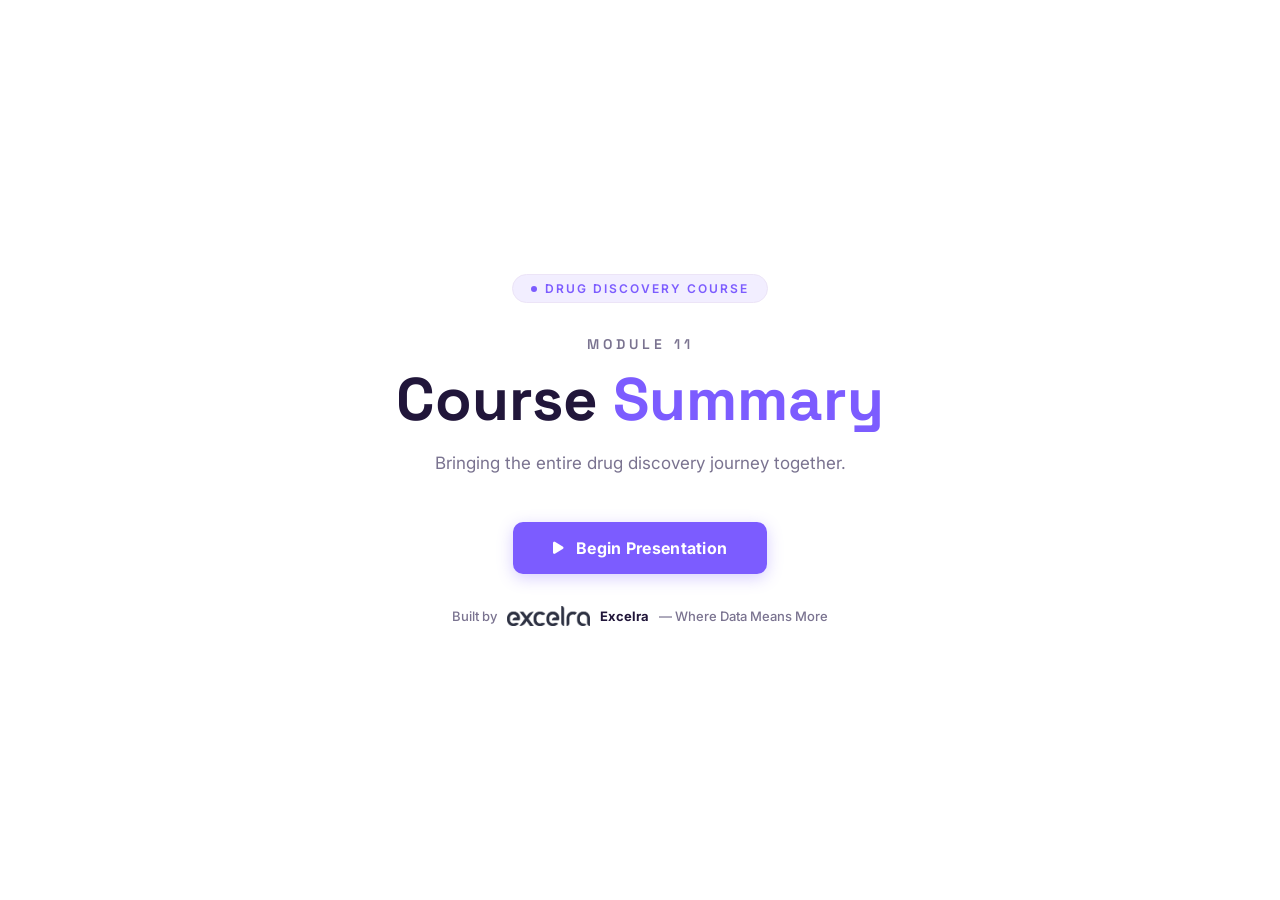
<file: Module 11.html>
<!DOCTYPE html>
<html lang="en">
<head>
<meta charset="UTF-8">
<meta name="viewport" content="width=device-width, initial-scale=1.0, viewport-fit=cover">
<meta http-equiv="Cache-Control" content="no-cache, no-store, must-revalidate">
<meta http-equiv="Pragma" content="no-cache">
<meta http-equiv="Expires" content="0">
<script src="devtools-guard.js"></script>
<script>
// ── Theme propagation: this same-origin iframe shares localStorage with
//    the parent course shell, so we mirror its `courseTheme` key here.
//    Runs before paint (no FOUC), updates live on storage events, and
//    also accepts postMessage({type:'courseTheme', theme:'light'|'dark'})
//    from the parent as a belt-and-suspenders path. Also swaps every
//    img.excelra-logo between Logo.png (light wordmark, for light bg)
//    and Logo-light.png (light wordmark, for dark bg) so the logo never
//    sits in a white box when the theme flips dark.
(function () {
  function swapLogo(t) {
    var name = (t === 'dark') ? 'Logo-light.png' : 'Logo.png';
    var url;
    try { url = new URL(name, document.baseURI).href; } catch (e) { url = name; }
    var imgs = document.querySelectorAll('img.excelra-logo');
    for (var i = 0; i < imgs.length; i++) {
      if (imgs[i].getAttribute('data-logo-current') !== name) {
        imgs[i].setAttribute('data-logo-current', name);
        imgs[i].src = url;
      }
    }
  }
  function applyTheme(t) {
    t = (t === 'dark') ? 'dark' : 'light';
    document.documentElement.setAttribute('data-theme', t);
    swapLogo(t);
  }
  var initial;
  try { initial = localStorage.getItem('courseTheme'); } catch (e) { initial = null; }
  if (initial !== 'dark' && initial !== 'light') initial = 'light';
  applyTheme(initial);
  window.addEventListener('storage', function (e) {
    if (e.key === 'courseTheme') applyTheme(e.newValue === 'dark' ? 'dark' : 'light');
  });
  window.addEventListener('message', function (e) {
    if (e.data && e.data.type === 'courseTheme' && (e.data.theme === 'light' || e.data.theme === 'dark')) {
      applyTheme(e.data.theme);
    }
  });
})();
</script>
<title>Module 11: Course Summary | Excelra</title>
<link href="https://fonts.googleapis.com/css2?family=Inter:wght@300;400;500;600;700;800&family=Space+Grotesk:wght@500;600;700;800&display=swap" rel="stylesheet">
<link rel="stylesheet" href="https://cdnjs.cloudflare.com/ajax/libs/font-awesome/6.5.0/css/all.min.css">
<link rel="stylesheet" href="presentation-enhance.css">
<style>
  :root {
    --bg: #ffffff;
    --surface: #f6f2ff;
    --accent: #7c5cff;
    --accent-soft: rgba(124,92,255,0.10);
    --accent-glow: rgba(124,92,255,0.30);
    --highlight: #c77dff;
    --ink: #21163a;
    --ink-soft: #3a3350;
    --muted: #7a7390;
    --border: #ece4f7;
  }
  [data-theme="dark"] {
    --bg: #130e22;
    --surface: #1c1530;
    --accent: #9b6bff;
    --accent-soft: rgba(124,92,255,0.16);
    --accent-glow: rgba(124,92,255,0.40);
    --highlight: #c77dff;
    --ink: #f4f0ff;
    --ink-soft: #d9d0f2;
    --muted: #a89fc4;
    --border: #2e2350;
  }
  /* The top/bottom bars in light mode fade from solid white to transparent —
     that gradient is hard-coded as rgba(255,255,255,…) and would be an
     eye-burning white strip in dark mode, so it is overridden here. The
     progress-thumb border is also flipped to var(--bg) so the white ring
     doesn't glow against the dark surface. */
  [data-theme="dark"] .top-bar {
    background: linear-gradient(180deg, rgba(19,14,34,0.96) 0%, rgba(19,14,34,0.75) 70%, transparent 100%);
  }
  [data-theme="dark"] .bottom-bar {
    background: linear-gradient(0deg, rgba(19,14,34,0.98) 0%, rgba(19,14,34,0.85) 65%, transparent 100%);
  }
  [data-theme="dark"] .progress-fill::after { border-color: var(--bg); }
  *, *::before, *::after { margin:0; padding:0; box-sizing:border-box; }
  html, body { width:100%; height:100%; overflow:hidden; background:var(--bg); color:var(--ink); font-family:'Inter',sans-serif; transition: background 0.4s ease, color 0.3s ease; }

  /* Quiet backdrop — a faint fixed grid instead of the old dark particle
     animation, which read as generic "AI slide deck" rather than course material. */
  #bgCanvas { position:fixed; inset:0; z-index:0;
    background-image: linear-gradient(var(--border) 1px, transparent 1px), linear-gradient(90deg, var(--border) 1px, transparent 1px);
    background-size: 56px 56px; opacity:0.5;
  }
  .vignette { display:none; }

  #startScreen {
    position:fixed; inset:0; z-index:100; display:flex; flex-direction:column;
    align-items:center; justify-content:center; background:var(--bg);
    transition: opacity 0.8s ease, transform 0.8s ease;
    /* Was clipping/overlapping content on shorter or mid-size laptop
       viewports — the badge/title/subtitle/button could take up more
       vertical space than the viewport had, and the "Built by Excelra"
       brand line (previously absolutely positioned at a fixed distance
       from the bottom) would land right on top of the button instead of
       the layout adapting. Letting this screen scroll internally, and
       giving it its own top/bottom breathing room, means a cramped
       viewport scrolls instead of stacking elements on top of each other. */
    overflow-y:auto; padding:32px 20px;
  }
  #startScreen.hidden { opacity:0; transform:scale(1.05); pointer-events:none; }
  .start-badge {
    display:inline-flex; align-items:center; gap:8px; padding:6px 18px;
    border:1px solid var(--border); border-radius:100px; font-size:12px;
    font-weight:600; letter-spacing:2px; text-transform:uppercase; color:var(--accent);
    margin-bottom:32px; background:var(--accent-soft);
  }
  .start-badge .dot { width:6px; height:6px; border-radius:50%; background:var(--accent); animation:pulse-dot 2s infinite; }
  @keyframes pulse-dot { 0%,100%{opacity:1;transform:scale(1)} 50%{opacity:0.4;transform:scale(0.7)} }
  .start-module { font-family:'Space Grotesk',sans-serif; font-size:14px; font-weight:600; color:var(--muted); letter-spacing:4px; text-transform:uppercase; margin-bottom:12px; }
  .start-title { font-family:'Space Grotesk',sans-serif; font-size:clamp(32px,5.5vw,60px); font-weight:700; line-height:1.15; text-align:center; max-width:800px; margin-bottom:16px; color:var(--ink); }
  .start-title .accent { color:var(--accent); }
  .start-sub { font-size:17px; color:var(--muted); max-width:520px; text-align:center; line-height:1.6; margin-bottom:44px; font-weight:400; }
  .start-btn {
    position:relative; display:inline-flex; align-items:center; gap:12px;
    padding:16px 40px; border:none; border-radius:10px; cursor:pointer;
    background: var(--accent); color:#fff;
    font-family:'Inter',sans-serif; font-size:16px; font-weight:700; letter-spacing:0.3px;
    transition: all 0.2s ease; box-shadow: 0 4px 16px var(--accent-glow);
  }
  .start-btn:hover { transform:translateY(-1px); box-shadow: 0 8px 22px var(--accent-glow); }
  .start-btn:active { transform:scale(0.98); }
  .start-btn i { font-size:14px; }
  .start-brand {
    /* No longer absolutely positioned at a fixed distance from the
       bottom of the screen (that's what let it land on top of the
       "Begin Presentation" button whenever the centered content above
       it grew taller than the available height). It now simply flows
       in normal document order after the button, with its own margin —
       so it always sits below the button with clear space, on any
       screen size, and the pair scroll together if needed instead of
       overlapping. */
    position:static; margin-top:32px;
    display:flex; align-items:center; justify-content:center; flex-wrap:wrap;
    gap:10px; color:var(--muted); font-size:13px; font-weight:500; text-align:center;
  }

  #presentation {
    position:fixed; inset:0; z-index:10; display:flex; align-items:center;
    padding:0 8vw; opacity:0; transition:opacity 0.5s ease; pointer-events:none;
    background:var(--bg);
  }
  #presentation.active { opacity:1; pointer-events:auto; }
  .slide-num {
    position:absolute; left:5vw; top:50%; transform:translateY(-50%);
    font-family:'Space Grotesk',sans-serif; font-size:clamp(90px,16vw,220px);
    font-weight:800; color:var(--surface); line-height:1; pointer-events:none;
    transition: opacity 0.5s ease, transform 0.5s ease; user-select:none;
  }
  .slide-num.fade-out { opacity:0; transform:translateY(-50%) scale(0.9); }
  .slide-content { position:relative; z-index:1; margin-left:clamp(80px,13vw,190px); max-width:720px; width:100%; }
  .slide-label {
    display:inline-flex; align-items:center; gap:8px; font-size:11px; font-weight:700;
    letter-spacing:3px; text-transform:uppercase; color:var(--accent); margin-bottom:20px;
    opacity:0; transform:translateY(15px); transition: all 0.6s cubic-bezier(0.4,0,0.2,1);
  }
  .slide-label.visible { opacity:1; transform:translateY(0); }
  .slide-label .line { width:24px; height:2px; background:var(--accent); border-radius:2px; }
  .slide-title {
    font-family:'Space Grotesk',sans-serif; font-size:clamp(26px,3.4vw,42px);
    font-weight:700; line-height:1.2; margin-bottom:30px; color:var(--ink);
    opacity:0; transform:translateY(20px); transition: all 0.7s cubic-bezier(0.4,0,0.2,1) 0.1s;
  }
  .slide-title.visible { opacity:1; transform:translateY(0); }
  .slide-title .hl { color:var(--highlight); }

  .bullet {
    display:flex; gap:14px; margin-bottom:16px; opacity:0; transform:translateX(-16px);
    transition: all 0.6s cubic-bezier(0.4,0,0.2,1);
    padding:14px 16px; border-radius:10px; border:1px solid var(--border); background:var(--surface);
  }
  .bullet.visible { opacity:1; transform:translateX(0); }
  .bullet-icon {
    flex-shrink:0; width:28px; height:28px; border-radius:8px; background:var(--accent-soft);
    color:var(--accent); display:flex; align-items:center; justify-content:center; font-size:13px;
    margin-top:1px;
  }
  .bullet-text { font-size:clamp(14px,1.4vw,16px); line-height:1.65; color:var(--ink-soft); font-weight:400; }
  .bullet-text .key { color:var(--highlight); font-weight:600; }
  .bullet-text .em { color:var(--accent); font-weight:600; }

  .title-slide .slide-content { margin-left:0; text-align:center; display:flex; flex-direction:column; align-items:center; }
  .title-slide .slide-title { font-size:clamp(30px,4.4vw,52px); margin-bottom:12px; }
  .title-slide .slide-subtitle { font-size:clamp(15px,1.8vw,20px); color:var(--muted); font-weight:400; margin-bottom:8px; opacity:0; transform:translateY(15px); transition:all 0.6s ease 0.3s; }
  .title-slide .slide-subtitle.visible { opacity:1; transform:translateY(0); }
  .title-slide .slide-brand { font-size:13px; color:var(--accent); font-weight:600; letter-spacing:2px; text-transform:uppercase; opacity:0; transition:all 0.6s ease 0.5s; }
  .title-slide .slide-brand.visible { opacity:1; }

  .summary-grid { display:grid; grid-template-columns:1fr 1fr; gap:12px; margin-top:4px; }
  .summary-card {
    padding:16px 18px; border-radius:10px; border:1px solid var(--border);
    background:var(--surface); opacity:0; transform:translateY(15px) scale(0.97);
    transition: all 0.6s cubic-bezier(0.4,0,0.2,1);
  }
  .summary-card.visible { opacity:1; transform:translateY(0) scale(1); }
  .summary-card .sc-icon { font-size:17px; color:var(--accent); margin-bottom:8px; }
  .summary-card .sc-text { font-size:13px; line-height:1.6; color:var(--ink-soft); }
  .summary-card .sc-text .key { color:var(--highlight); font-weight:600; }

  .closing-slide .slide-content { margin-left:0; text-align:center; display:flex; flex-direction:column; align-items:center; }

  /* ── Diagram slide type: real pipeline / flow visual instead of bullets ── */
  .slide-content.has-diagram { max-width:980px; }
  .diagram-flow {
    display:flex; align-items:flex-start; justify-content:space-between; flex-wrap:nowrap;
    gap:0; margin:8px 0 26px; overflow-x:auto; padding-bottom:6px;
  }
  .diagram-node {
    display:flex; flex-direction:column; align-items:center; text-align:center;
    flex:1 1 0; min-width:56px; max-width:120px;
    opacity:0; transform:translateY(12px); transition: all 0.5s cubic-bezier(0.4,0,0.2,1);
  }
  .diagram-node.visible { opacity:1; transform:translateY(0); }
  .diagram-node-icon {
    width:44px; height:44px; border-radius:11px; display:flex; align-items:center; justify-content:center;
    background:var(--surface); border:1.5px solid var(--border); color:var(--muted); font-size:15px;
    transition: all 0.3s ease; margin-bottom:8px; flex-shrink:0;
  }
  .diagram-node.current .diagram-node-icon { background:var(--accent); border-color:var(--accent); color:#fff; box-shadow:0 4px 14px var(--accent-glow); }
  .diagram-node.done .diagram-node-icon { background:var(--accent-soft); border-color:var(--accent); color:var(--accent); }
  .diagram-node-label { font-size:10px; font-weight:700; color:var(--ink-soft); line-height:1.3; }
  .diagram-node.current .diagram-node-label { color:var(--accent); }
  .diagram-arrow { color:var(--border); font-size:13px; margin:14px 1px 0; flex:0 0 auto; }
  .diagram-arrow.done { color:var(--accent); }
  .diagram-detail {
    padding:16px 20px; border-radius:10px; background:var(--surface); border:1px solid var(--border);
    border-left:3px solid var(--accent);
  }
  .diagram-detail-label { font-size:11px; font-weight:700; letter-spacing:1.5px; text-transform:uppercase; color:var(--accent); margin-bottom:6px; }
  .diagram-detail-text { font-size:clamp(14px,1.4vw,16px); line-height:1.65; color:var(--ink-soft); }
  .diagram-detail-text .key { color:var(--highlight); font-weight:600; }
  .diagram-detail-text .em { color:var(--accent); font-weight:600; }

  .top-bar {
    position:fixed; top:0; left:0; right:0; z-index:20; display:flex;
    align-items:center; justify-content:space-between; padding:20px 32px;
    background:linear-gradient(180deg, rgba(255,255,255,0.96) 0%, rgba(255,255,255,0.75) 70%, transparent 100%);
    opacity:0; transition:opacity 0.5s ease;
  }
  .top-bar.visible { opacity:1; }
  .top-bar-left { display:flex; align-items:center; gap:10px; }
  .top-bar-logo { font-family:'Space Grotesk',sans-serif; font-size:16px; font-weight:700; color:var(--ink); letter-spacing:0.5px; }
  .top-bar-logo span { color:var(--accent); }
  .top-bar-right { display:flex; align-items:center; gap:16px; }
  .module-chip {
    padding:5px 14px; border-radius:100px; border:1px solid var(--accent); background:var(--accent-soft);
    font-size:11px; font-weight:700; letter-spacing:2px; text-transform:uppercase; color:var(--accent);
  }
  .bottom-bar {
    position:fixed; bottom:0; left:0; right:0; z-index:20; padding:0 32px 24px;
    background:linear-gradient(0deg, rgba(255,255,255,0.98) 0%, rgba(255,255,255,0.85) 65%, transparent 100%);
    opacity:0; transition:opacity 0.5s ease;
  }
  .bottom-bar.visible { opacity:1; }
  .progress-track {
    width:100%; height:5px; background:var(--border); border-radius:3px;
    margin-bottom:18px; overflow:visible; cursor:pointer; position:relative;
  }
  .progress-fill {
    height:100%; width:0%; border-radius:3px; background:var(--accent);
    transition:width 0.4s ease; position:relative;
  }
  .progress-fill.scrubbing { transition:none; }
  .progress-fill::after {
    content:''; position:absolute; right:-6px; top:50%; transform:translateY(-50%);
    width:14px; height:14px; border-radius:50%; background:var(--accent); border:2.5px solid #fff;
    box-shadow:0 1px 4px rgba(0,0,0,0.25);
  }
  .controls-row { display:flex; align-items:center; justify-content:space-between; }
  .controls-left { display:flex; align-items:center; gap:8px; }
  .controls-right { display:flex; align-items:center; gap:12px; }
  .ctrl-btn {
    width:40px; height:40px; border:none; border-radius:10px; cursor:pointer;
    background:var(--surface); color:var(--ink-soft); font-size:14px;
    display:flex; align-items:center; justify-content:center;
    transition:all 0.2s ease; border:1px solid var(--border);
  }
  .ctrl-btn:hover { background:var(--accent-soft); border-color:var(--accent); color:var(--accent); }
  .ctrl-btn.active { color:var(--accent); background:var(--accent-soft); border-color:var(--accent); }
  .ctrl-btn.play-btn { width:48px; height:48px; border-radius:14px; font-size:16px; background:var(--accent); color:#fff; border-color:var(--accent); }
  .ctrl-btn.play-btn:hover { background:#6b4ce6; color:#fff; }
  .audio-wave { display:flex; align-items:center; gap:3px; height:20px; margin-left:8px; }
  .audio-wave .bar { width:3px; border-radius:3px; background:var(--accent); animation:wave 0.8s ease-in-out infinite; }
  .audio-wave .bar:nth-child(1) { height:8px; animation-delay:0s; }
  .audio-wave .bar:nth-child(2) { height:14px; animation-delay:0.15s; }
  .audio-wave .bar:nth-child(3) { height:10px; animation-delay:0.3s; }
  .audio-wave .bar:nth-child(4) { height:16px; animation-delay:0.1s; }
  .audio-wave .bar:nth-child(5) { height:6px; animation-delay:0.25s; }
  .audio-wave.paused .bar { animation-play-state:paused; height:4px !important; }
  @keyframes wave { 0%,100%{transform:scaleY(0.4)} 50%{transform:scaleY(1)} }
  .slide-counter { font-size:12px; font-weight:600; color:var(--muted); letter-spacing:1px; font-variant-numeric:tabular-nums; }
  .slide-counter .current { color:var(--accent); font-size:14px; }
  .transition-overlay {
    position:fixed; inset:0; z-index:15; background:var(--bg);
    opacity:0; pointer-events:none; transition:opacity 0.3s ease;
  }
  .transition-overlay.active { opacity:1; }

  #introVideo, #outroVideo {
    position:fixed; inset:0; z-index:10; width:100%; height:100%;
    object-fit:contain; background:#000; display:none;
  }

  @media (max-width:768px) {
    .slide-num { font-size:80px; left:2vw; }
    .slide-content { margin-left:clamp(50px,11vw,120px); }
    .summary-grid { grid-template-columns:1fr; }
    .top-bar, .bottom-bar { padding-left:16px; padding-right:16px; }
    .bottom-bar { padding-bottom:16px; }
    .start-brand { margin-top:20px; }
    .diagram-node { width:78px; }
    .diagram-node-icon { width:42px; height:42px; font-size:15px; }
  }
  @media (max-width:480px) {
    .slide-num { display:none; }
    .slide-content { margin-left:0; }
  }
  /* Mid-size and smaller laptop screens are usually limited on *height*
     (a browser window on a 1366x768 or similar display often has well
     under 700px of usable viewport height once browser chrome is
     accounted for) rather than width — this is the actual dimension
     that was causing the start screen's content to grow taller than
     the viewport and overlap the "Built by Excelra" brand line. */
  @media (max-height:700px) {
    .start-badge { margin-bottom:16px; }
    .start-module { margin-bottom:8px; }
    .start-title { margin-bottom:10px; font-size:clamp(24px,5vw,40px); }
    .start-sub { margin-bottom:22px; }
    .start-brand { margin-top:16px; font-size:12px; }
  }
  @media (prefers-reduced-motion:reduce) {
    *, *::before, *::after { animation-duration:0.01ms !important; transition-duration:0.01ms !important; }
  }
</style>
</head>
<body>

<div id="bgCanvas" aria-hidden="true"></div>
<div class="vignette" aria-hidden="true"></div>

<div id="startScreen" role="dialog" aria-label="Start presentation">
  <div class="start-badge"><div class="dot"></div> Drug Discovery Course</div>
  <div class="start-module">Module 11</div>
  <h1 class="start-title">Course <span class="accent">Summary</span></h1>
  <p class="start-sub">Bringing the entire drug discovery journey together.</p>
  <button class="start-btn" id="startBtn" aria-label="Begin presentation"><i class="fas fa-play"></i> Begin Presentation</button>
  <div class="start-brand">
    <span>Built by</span>
    <img src="Logo.png" alt="Excelra" class="excelra-logo" style="height:20px;width:auto;" data-logo-current="Logo.png">
    <span style="color:var(--ink);font-weight:700;">Excelra</span>
    <span style="color:var(--muted);">— Where Data Means More</span>
  </div>
</div>

<div class="transition-overlay" id="transOverlay" aria-hidden="true"></div>

<video id="introVideo" src="Introduction.mp4" playsinline></video>
<video id="outroVideo" src="Outro.mp4" playsinline></video>

<header class="top-bar" id="topBar">
  <div class="top-bar-left">
    <div class="top-bar-logo">Excel<span>ra</span></div>
  </div>
  <div class="top-bar-right">
    <div class="module-chip">Module 11</div>
  </div>
</header>

<main id="presentation" aria-live="polite">
  <div class="slide-num" id="slideNum" aria-hidden="true">01</div>
  <div class="slide-content" id="slideContent"></div>
</main>

<footer class="bottom-bar" id="bottomBar">
  <div class="progress-track" id="progressTrack" role="progressbar" aria-valuemin="0" aria-valuemax="100">
    <div class="progress-fill" id="progressFill"></div>
  </div>
  <div class="controls-row">
    <div class="controls-left">
      <button class="ctrl-btn" id="btnRestart" title="Restart" aria-label="Restart"><i class="fas fa-rotate-left"></i></button>
      <button class="ctrl-btn" id="btnPrev" title="Previous section" aria-label="Previous section"><i class="fas fa-backward-step"></i></button>
      <button class="ctrl-btn play-btn" id="btnPlay" title="Play / Pause" aria-label="Play or Pause"><i class="fas fa-pause"></i></button>
      <button class="ctrl-btn" id="btnNext" title="Next section" aria-label="Next section"><i class="fas fa-forward-step"></i></button>
      <div class="audio-wave" id="audioWave">
        <div class="bar"></div><div class="bar"></div><div class="bar"></div><div class="bar"></div><div class="bar"></div>
      </div>
    </div>
    <div class="controls-right">
      <button class="ctrl-btn" id="btnMute" title="Mute / Unmute" aria-label="Mute or Unmute"><i class="fas fa-volume-high"></i></button>
      <button class="ctrl-btn" id="btnFullscreen" title="Full screen" aria-label="Toggle full screen"><i class="fas fa-expand"></i></button>
      <div class="slide-counter"><span class="current" id="counterCurrent">01</span> / <span id="counterTotal">01</span></div>
    </div>
  </div>
</footer>

<script src="voice-engine.js"></script>
<script>
const slides = [
  {
    "type": "title",
    "label": "Module 11",
    "title": "Course <span class=\"hl\">Summary</span>",
    "subtitle": "The full journey, in one place",
    "brand": "Excelra — Where Data Means More",
    "segments": [
      "Welcome to Module Eleven, the Summary. You've now walked the entire journey — let's bring it together."
    ]
  },
  {
    "type": "concept",
    "label": "Course Map",
    "title": "What You've <span class=\"hl\">Learned</span>",
    "content": "<div style=\"display:flex;flex-direction:column;align-items:center;gap:0;margin:1.6rem auto;max-width:520px;font-family:Inter,sans-serif;\"><div style=\"width:100%;padding:0.7rem 1rem;background:var(--surface);border:1.5px solid var(--accent);border-radius:10px;color:var(--ink);font-weight:700;text-align:center;box-shadow:0 4px 14px var(--accent-glow);\">Foundations</div><div style=\"display:flex;flex-direction:column;align-items:center;\"><div style=\"width:2px;height:10px;background:var(--accent);\"></div><i class=\"fas fa-chevron-down\" style=\"color:var(--accent);font-size:13px;margin:1px 0;\"></i><div style=\"width:2px;height:10px;background:var(--accent);\"></div></div><div style=\"width:100%;padding:0.7rem 1rem;background:var(--surface);border:1.5px solid var(--accent);border-radius:10px;color:var(--ink);font-weight:700;text-align:center;box-shadow:0 4px 14px var(--accent-glow);\">Process</div><div style=\"display:flex;flex-direction:column;align-items:center;\"><div style=\"width:2px;height:10px;background:var(--accent);\"></div><i class=\"fas fa-chevron-down\" style=\"color:var(--accent);font-size:13px;margin:1px 0;\"></i><div style=\"width:2px;height:10px;background:var(--accent);\"></div></div><div style=\"width:100%;padding:0.7rem 1rem;background:var(--surface);border:1.5px solid var(--accent);border-radius:10px;color:var(--ink);font-weight:700;text-align:center;box-shadow:0 4px 14px var(--accent-glow);\">Data</div><div style=\"display:flex;flex-direction:column;align-items:center;\"><div style=\"width:2px;height:10px;background:var(--accent);\"></div><i class=\"fas fa-chevron-down\" style=\"color:var(--accent);font-size:13px;margin:1px 0;\"></i><div style=\"width:2px;height:10px;background:var(--accent);\"></div></div><div style=\"width:100%;padding:0.7rem 1rem;background:var(--surface);border:1.5px solid var(--accent);border-radius:10px;color:var(--ink);font-weight:700;text-align:center;box-shadow:0 4px 14px var(--accent-glow);\">Standards</div><div style=\"display:flex;flex-direction:column;align-items:center;\"><div style=\"width:2px;height:10px;background:var(--accent);\"></div><i class=\"fas fa-chevron-down\" style=\"color:var(--accent);font-size:13px;margin:1px 0;\"></i><div style=\"width:2px;height:10px;background:var(--accent);\"></div></div><div style=\"width:100%;padding:0.7rem 1rem;background:var(--surface);border:1.5px solid var(--accent);border-radius:10px;color:var(--ink);font-weight:700;text-align:center;box-shadow:0 4px 14px var(--accent-glow);\">Tools</div><div style=\"display:flex;flex-direction:column;align-items:center;\"><div style=\"width:2px;height:10px;background:var(--accent);\"></div><i class=\"fas fa-chevron-down\" style=\"color:var(--accent);font-size:13px;margin:1px 0;\"></i><div style=\"width:2px;height:10px;background:var(--accent);\"></div></div><div style=\"width:100%;padding:0.85rem 1.1rem;background:var(--accent);border:1.5px solid var(--accent);border-radius:10px;color:#fff;font-weight:800;text-align:center;box-shadow:0 6px 18px var(--accent-glow);letter-spacing:0.3px;\">AI</div></div>",
    "segments": [
      "This is the full path we walked together — foundations, process, data, standards, tools, and AI."
    ]
  },
  {
    "type": "content",
    "label": "The Process",
    "title": "The <span class=\"hl\">Pipeline</span>, Revisited",
    "segments": [
      "Drug discovery runs <span class=\"key\">ten to fifteen years</span>, moving through target identification, target validation, hit discovery, hit-to-lead, lead optimization, and preclinical studies before an IND is ever filed.",
      "Even after clinical trials begin, only around <span class=\"key\">ten percent</span> of compounds succeed.",
      "Integrated SAR databases exist to provide <span class=\"key\">comprehensive data for drug discovery</span> — not to replace clinical trials, and not to manage lab workflows on their own."
    ]
  },
  {
    "type": "content",
    "label": "The Vocabulary",
    "title": "Terms That <span class=\"hl\">Matter</span>",
    "segments": [
      "<span class=\"key\">ADMET</span> covers Absorption, Distribution, Metabolism, Excretion, and Toxicity; <span class=\"key\">bioavailability</span> describes how a drug reaches the bloodstream.",
      "<span class=\"key\">IC50</span> and <span class=\"key\">SAR</span> measure and refine a molecule's activity and structure."
    ]
  },
  {
    "type": "content",
    "label": "People & Systems",
    "title": "Roles, Standards, and <span class=\"hl\">Technology</span>",
    "segments": [
      "Research scientists, medicinal chemists, computational chemists, project managers, and regulatory specialists all rely on systems like <span class=\"em\">LIMS, EDC, and cloud platforms</span> — governed by standards like <span class=\"em\">CDISC, MedDRA, and 21 CFR Part 11</span>."
    ]
  },
  {
    "type": "content",
    "label": "The AI Shift",
    "title": "Where It's <span class=\"hl\">Heading</span>",
    "segments": [
      "Modern approaches like <span class=\"key\">AI and machine learning</span> are now transforming target identification directly, with tools like <span class=\"em\">AlphaFold</span> predicting protein structures in minutes rather than years.",
      "Integrated, standardized, high-quality data is what improves success rates in drug discovery — by supporting better decision-making, not by replacing experiments or guaranteeing FDA approval."
    ]
  },
  {
    "type": "concept",
    "label": "Knowledge Map",
    "title": "The Whole Course, <span class=\"hl\">One Map</span>",
    "content": "<div class='arch-diagram'><div class='arch-hub'><div class='arch-sat-col'><div class='arch-sat'><i class='fas fa-route'></i><div><div class='arch-t' style='font-weight:700'>Process</div><div style='font-size:0.62rem;color:var(--muted);line-height:1.3'>10–15 years, ~10% succeed</div></div></div><div class='arch-sat'><i class='fas fa-database'></i><div><div class='arch-t' style='font-weight:700'>Data &amp; Vocabulary</div><div style='font-size:0.62rem;color:var(--muted);line-height:1.3'>ADMET, IC50, SAR</div></div></div><div class='arch-sat'><i class='fas fa-users'></i><div><div class='arch-t' style='font-weight:700'>People</div><div style='font-size:0.62rem;color:var(--muted);line-height:1.3'>Five stakeholders</div></div></div></div><div class='arch-link'><i class='fas fa-arrow-right'></i></div><div class='arch-core'><i class='fas fa-flask'></i><div class='arch-t' style='font-weight:800'>Drug Discovery</div><div style='font-size:0.62rem;color:rgba(255,255,255,0.85)'>Evidence-based gates</div></div><div class='arch-link'><i class='fas fa-arrow-right'></i></div><div class='arch-sat-col'><div class='arch-sat'><i class='fas fa-clipboard-check'></i><div><div class='arch-t' style='font-weight:700'>Standards</div><div style='font-size:0.62rem;color:var(--muted);line-height:1.3'>CDISC, MedDRA, Part 11</div></div></div><div class='arch-sat'><i class='fas fa-server'></i><div><div class='arch-t' style='font-weight:700'>Systems</div><div style='font-size:0.62rem;color:var(--muted);line-height:1.3'>LIMS, EDC, cloud</div></div></div><div class='arch-sat'><i class='fas fa-brain'></i><div><div class='arch-t' style='font-weight:700'>AI</div><div style='font-size:0.62rem;color:var(--muted);line-height:1.3'>AlphaFold to agentic</div></div></div></div></div><div class='arch-cap'>Six domains, one discipline — every one of them decided by data.</div></div>",
    "segments": [
      "Here is the entire course as one map. In the middle, drug discovery itself — a sequence of evidence-based gates, not a conveyor belt.",
      "On the left sit the essentials: a ten to fifteen year process, the shared vocabulary of ADMET, IC50, and SAR, and the five stakeholders who rely on it every day.",
      "On the right, what keeps it trustworthy and what is changing it — CDISC, MedDRA, and 21 CFR Part 11; LIMS, EDC, and cloud platforms; and AI, from AlphaFold all the way to agentic workflows.",
      "Notice how every satellite touches the core. That is what all working together really looks like."
    ]
  },
  {
    "type": "content",
    "label": "Synthesis",
    "title": "One Molecule's <span class=\"key\">Journey</span>",
    "segments": [
      "Let's put the whole course together using a single molecule.",
      "A genomics study flags a kinase as disease-linked. Target validation confirms that acting on it really does change the disease. A virtual screen of ten million compounds proposes two thousand worth testing, and HTS finds forty genuine hits.",
      "Hit-to-lead narrows those forty to three. Lead optimisation tunes <span class=\"key\">ADMET</span> and selectivity on one of them. Preclinical toxicology clears it, an <span class=\"key\">IND</span> is filed, and it enters Phase one.",
      "Every one of those steps produced data, and <span class=\"em\">every gate between them was decided on that data</span>. That is this entire course in one sentence."
    ]
  },
  {
    "type": "concept",
    "label": "The Funnel",
    "title": "Ten Million to <span class=\"hl\">One</span>",
    "content": "<div class='arch-diagram'><div class='arch-flow'><div class='arch-node'><div class='arch-ico'><i class='fas fa-dna'></i></div><div class='arch-t'>Kinase Flagged</div><div class='arch-d'>Genomics study</div></div><div class='arch-arrow'><i class='fas fa-arrow-right'></i></div><div class='arch-node'><div class='arch-ico'><i class='fas fa-magnifying-glass'></i></div><div class='arch-t'>10M Screened</div><div class='arch-d'>Virtual screen</div></div><div class='arch-arrow'><i class='fas fa-arrow-right'></i></div><div class='arch-node'><div class='arch-ico'><i class='fas fa-vials'></i></div><div class='arch-t'>40 Hits</div><div class='arch-d'>HTS on 2,000 picks</div></div><div class='arch-arrow'><i class='fas fa-arrow-right'></i></div><div class='arch-node'><div class='arch-ico'><i class='fas fa-flask'></i></div><div class='arch-t'>3 Leads</div><div class='arch-d'>Hit-to-lead</div></div><div class='arch-arrow'><i class='fas fa-arrow-right'></i></div><div class='arch-node'><div class='arch-ico'><i class='fas fa-sliders'></i></div><div class='arch-t'>1 Optimized</div><div class='arch-d'>ADMET and selectivity</div></div><div class='arch-arrow'><i class='fas fa-arrow-right'></i></div><div class='arch-node primary'><div class='arch-ico'><i class='fas fa-file-signature'></i></div><div class='arch-t'>IND Filed</div><div class='arch-d'>Into Phase 1</div></div></div><div class='arch-cap'>Every gate on this path was decided on data — the whole course in one funnel.</div></div>",
    "segments": [
      "Now watch the same journey as a funnel — the numbers tell the story.",
      "A genomics study flags one kinase. A virtual screen of ten million compounds proposes two thousand worth testing, and high-throughput screening finds forty genuine hits.",
      "Hit-to-lead narrows forty to three. Lead optimization tunes ADMET and selectivity on one of them, preclinical toxicology clears it, and an IND is filed.",
      "From ten million to one — and every arrow between them was a decision made on data. That is this entire course in a single picture."
    ]
  },
  {
    "type": "content",
    "label": "If You Remember Three Things",
    "title": "What to <span class=\"key\">Take Away</span>",
    "segments": [
      "If only three things stay with you, make them these.",
      "First, the pipeline is a sequence of <span class=\"key\">evidence-based gates</span>, not a conveyor belt. Nothing advances without data to justify it.",
      "Second, the shared vocabulary exists for a reason: it lets a chemist, a clinician and a regulator describe the same molecule the <span class=\"em\">same way</span>.",
      "And third, the <span class=\"key\">data is the asset</span>. Individual molecules come and go. The structured knowledge you build around them compounds."
    ]
  },
  {
    "type": "content",
    "label": "The Compounding Asset",
    "title": "Why <span class=\"key\">Data Is the Asset</span>",
    "segments": [
      "Let's take the third takeaway one step further. The data is the asset because it <span class=\"em\">compounds</span> — molecules come and go, but the structured knowledge you build around them stays.",
      "A failed program still teaches the next one: the SAR patterns, the ADMET warnings, the targets that did not validate. Every result, positive or negative, raises the starting point of whoever comes next.",
      "So as you leave this course, ask not only <span class=\"em\">did this molecule advance</span> — ask <span class=\"em\">did the data get better</span>. That is the mindset this whole journey has been building."
    ]
  },
  {
    "type": "content",
    "label": "A Few More Terms",
    "title": "Getting Ready for the <span class=\"hl\">Knowledge Sprint</span>",
    "segments": [
      "A <span class=\"key\">lead compound</span> is a promising hit selected for further development — not a metal used in labs, and not the final approved drug.",
      "<span class=\"key\">IND</span> stands for Investigational New Drug; <span class=\"key\">GLP</span> stands for Good Laboratory Practice.",
      "A <span class=\"key\">Compound Management System</span> manages sample storage and dispensing; <span class=\"key\">HTS</span>, High-Throughput Screening, is used to screen thousands of compounds rapidly.",
      "And <span class=\"key\">ALCOA+</span> is the data integrity standard for Attributable, Legible, Contemporaneous, Original, and Accurate data, plus more."
    ]
  },
  {
    "type": "summary",
    "label": "Final Recap",
    "title": "Everything, <span class=\"hl\">Together</span>",
    "cards": [
      {
        "icon": "fa-route",
        "text": "<span class=\"key\">10–15 year</span> pipeline, ~10% clinical success rate"
      },
      {
        "icon": "fa-spell-check",
        "text": "<span class=\"key\">ADMET, bioavailability, IC50, SAR</span> — the core vocabulary"
      },
      {
        "icon": "fa-users",
        "text": "Five stakeholders — from Research Scientist to Regulatory Specialist"
      },
      {
        "icon": "fa-table",
        "text": "Standards like <span class=\"key\">CDISC & MedDRA</span>, systems like <span class=\"key\">LIMS & EDC</span>"
      },
      {
        "icon": "fa-triangle-exclamation",
        "text": "Real challenges — data quality, compliance, interoperability, scalability"
      },
      {
        "icon": "fa-brain",
        "text": "<span class=\"key\">AI</span> — from AlphaFold to agentic workflows — now core infrastructure"
      }
    ],
    "segments": [
      "That is the full picture: process, people, data, and now AI — all working together to get safe, effective medicines to patients faster."
    ]
  },
  {
    "type": "closing",
    "label": "Course Complete",
    "title": "Ready for the <span class=\"hl\">Knowledge Sprint</span>?",
    "subtitle": "60 seconds, questions from every module",
    "brand": "Good luck — you've got this!",
    "segments": [
      "That completes the core course.",
      "Take the final quiz, then play the Knowledge Sprint — a sixty second speed round pulling from every module you've covered.",
      "Good luck."
    ]
  }
];

// Voice selection (including the Mac/Windows consistency and
// mid-presentation-stability fixes) is fully owned by voice-engine.js
// now — this page just needs `synth` for cancel/pause/resume calls.
const synth = window.presentationVoice.synth;

// ── Section model: [0]=intro clip, [1..N]=slides, [N+1]=outro clip ──
const totalSections = slides.length + 2;
let currentSection = 0;
let currentSlide = 0;

// ── Forward-seek guard ───────────────────────────────────────────
// Learners can always scrub BACKWARD to replay anything already seen,
// but dragging/clicking the progress bar past the furthest section
// they've actually reached snaps back — same rule as the plain-video
// lessons elsewhere in the course. Progress is remembered per module
// (scoped by page title, which is unique per module) so it isn't lost
// on revisiting later.
// ── Task 13 audit (light-purple theme pass): CONFIRMED this guard
// already closes every manual forward-skip path — (1) seek-bar preview
// AND commit are both clamped to maxSectionReached inside
// previewAt()/commitScrub(); (2) the dedicated Next (#btnNext) click
// handler short-circuits when nextIndex > maxSectionReached and shows
// the blocked hint instead of advancing; (3) the ArrowRight keyboard
// handler does the same; (4) auto-advance via playCurrentSlide() →
// goToSection() → recordSectionReached() keeps extending the frontier
// as narration naturally plays through, so playback itself is never
// blocked. Backwards navigation (Previous button / ArrowLeft) is
// intentionally left unguarded so replays stay possible. No manual
// input path lets a learner jump past the furthest section reached.
const seekGuardKey = 'presentationMaxSection_' + document.title;
let maxSectionReached = parseInt(localStorage.getItem(seekGuardKey), 10) || 0;
function recordSectionReached(index) {
  if (index > maxSectionReached) {
    maxSectionReached = index;
    try { localStorage.setItem(seekGuardKey, String(maxSectionReached)); } catch (e) {}
  }
}
function showSeekBlockedHint() {
  const old = document.getElementById('seekBlockedHint');
  if (old) old.remove();
  const hint = document.createElement('div');
  hint.id = 'seekBlockedHint';
  hint.textContent = "Keep watching to unlock further along.";
  hint.style.cssText = 'position:fixed;left:50%;bottom:92px;transform:translateX(-50%);' +
    'background:rgba(20,24,34,0.92);color:#fff;font-family:Inter,sans-serif;font-size:13px;' +
    'font-weight:600;padding:10px 18px;border-radius:8px;z-index:50;pointer-events:none;' +
    'box-shadow:0 6px 20px rgba(0,0,0,0.25);opacity:0;transition:opacity 0.2s ease;';
  document.body.appendChild(hint);
  requestAnimationFrame(() => { hint.style.opacity = '1'; });
  setTimeout(() => { hint.style.opacity = '0'; setTimeout(() => hint.remove(), 250); }, 1600);
}
let isPlaying = false;
let isMuted = false;
let currentUtterance = null;
let segmentTimeout = null;
let isTransitioning = false;
let genToken = 0; // bumped on every stop/jump so a stale slide's speech callback can never affect whatever plays next

const slideNum = document.getElementById('slideNum');
const slideContent = document.getElementById('slideContent');
const progressFill = document.getElementById('progressFill');
const counterCurrent = document.getElementById('counterCurrent');
const counterTotal = document.getElementById('counterTotal');
const audioWave = document.getElementById('audioWave');
const transOverlay = document.getElementById('transOverlay');
const btnPlay = document.getElementById('btnPlay');
const btnMute = document.getElementById('btnMute');
const btnPrev = document.getElementById('btnPrev');
const btnNext = document.getElementById('btnNext');
const btnRestart = document.getElementById('btnRestart');
const introVideoEl = document.getElementById('introVideo');
const outroVideoEl = document.getElementById('outroVideo');

counterTotal.textContent = String(totalSections).padStart(2, '0');

function stripHTML(html) {
  const tmp = document.createElement('div');
  tmp.innerHTML = html;
  return tmp.textContent || tmp.innerText || '';
}
function estimateDuration(text) {
  // Used as the fallbackDuration when narration is MUTED: playback still has
  // to advance on the same timeline it would have taken to speak, or a muted
  // run races through the deck. Sourced from the engine so both paths agree.
  const pv = window.presentationVoice;
  if (pv && typeof pv.estimateMs === 'function') return pv.estimateMs(text);
  const words = text.trim().split(/\s+/).filter(Boolean).length;
  return (words / 2.45) * 1000;
}

function renderSlide(index) {
  const s = slides[index];
  const num = String(index + 1).padStart(2, '0');
  slideNum.textContent = num;
  let html = '';
  if (s.type === 'title' || s.type === 'closing') {
    html = `<div class="slide-label"><span class="line"></span>${s.label}<span class="line"></span></div>`;
    html += `<h2 class="slide-title">${s.title}</h2>`;
    if (s.subtitle) html += `<div class="slide-subtitle">${s.subtitle}</div>`;
    if (s.brand) html += `<div class="slide-brand">${s.brand}</div>`;
    slideContent.className = 'slide-content ' + (s.type === 'title' ? 'title-slide' : 'closing-slide');
  } else if (s.type === 'summary') {
    html = `<div class="slide-label"><span class="line"></span>${s.label}</div>`;
    html += `<h2 class="slide-title">${s.title}</h2>`;
    html += `<div class="summary-grid">`;
    s.cards.forEach((c, i) => {
      html += `<div class="summary-card" data-idx="${i}"><div class="sc-icon"><i class="fas ${c.icon}"></i></div><div class="sc-text">${c.text}</div></div>`;
    });
    html += `</div>`;
    slideContent.className = 'slide-content';
  } else if (s.type === 'diagram') {
    html = `<div class="slide-label"><span class="line"></span>${s.label}</div>`;
    html += `<h2 class="slide-title">${s.title}</h2>`;
    html += `<div class="diagram-flow">`;
    s.stages.forEach((st, i) => {
      const stateClass = i < s.currentIndex ? 'done' : (i === s.currentIndex ? 'current' : '');
      html += `<div class="diagram-node ${stateClass}" data-idx="${i}"><div class="diagram-node-icon"><i class="fas ${st.icon}"></i></div><div class="diagram-node-label">${st.label}</div></div>`;
      if (i < s.stages.length - 1) html += `<div class="diagram-arrow ${i < s.currentIndex ? 'done' : ''}"><i class="fas fa-arrow-right"></i></div>`;
    });
    html += `</div>`;
    html += `<div class="diagram-detail"><div class="diagram-detail-label">${s.stages[s.currentIndex].label}</div><div class="diagram-detail-text">${s.detail}</div></div>`;
    slideContent.className = 'slide-content has-diagram';
  } else if (s.type === 'concept') {
    html = `<div class="slide-label"><span class="line"></span>${s.label}</div>`;
    html += `<h2 class="slide-title">${s.title}</h2>`;
    html += s.content;
    slideContent.className = 'slide-content has-diagram';
  } else {
    html = `<div class="slide-label"><span class="line"></span>${s.label}</div>`;
    html += `<h2 class="slide-title">${s.title}</h2>`;
    s.segments.forEach((seg, i) => {
      html += `<div class="bullet" data-idx="${i}"><div class="bullet-icon"><i class="fas fa-chevron-right"></i></div><div class="bullet-text">${seg}</div></div>`;
    });
    slideContent.className = 'slide-content';
  }
  slideContent.innerHTML = html;
}
function animateSlideIn(index) {
  const s = slides[index];
  slideNum.classList.remove('fade-out');
  setTimeout(() => {
    const label = slideContent.querySelector('.slide-label');
    const title = slideContent.querySelector('.slide-title');
    if (label) label.classList.add('visible');
    if (title) title.classList.add('visible');
    if (s.type === 'diagram') {
      const nodes = slideContent.querySelectorAll('.diagram-node');
      nodes.forEach((n, i) => setTimeout(() => n.classList.add('visible'), i * 90));
    }
  }, 100);
  if (s.type === 'title' || s.type === 'closing') {
    setTimeout(() => {
      const sub = slideContent.querySelector('.slide-subtitle');
      const brand = slideContent.querySelector('.slide-brand');
      if (sub) sub.classList.add('visible');
      if (brand) brand.classList.add('visible');
    }, 400);
  }
}
function showSegment(index) {
  const s = slides[currentSlide];
  if (s.type === 'title' || s.type === 'closing' || s.type === 'diagram' || s.type === 'concept') return;
  if (s.type === 'summary') {
    const cards = slideContent.querySelectorAll('.summary-card');
    if (cards[index]) cards[index].classList.add('visible');
  } else {
    const bullets = slideContent.querySelectorAll('.bullet');
    if (bullets[index]) bullets[index].classList.add('visible');
  }
}
function speakSegment(text) {
  // Delegates to the shared voice engine (voice-engine.js), which picks
  // the voice, applies pronunciation fixes, and — critically for Mac
  // Chrome, where the preferred Google network voice can silently fail
  // to produce any audio — automatically detects that and falls back to
  // a working voice instead of leaving the narration mute.
  const plain = stripHTML(text);
  return window.presentationVoice.speak(plain, {
    muted: isMuted,
    fallbackDuration: estimateDuration(plain),
    onUtterance: u => { currentUtterance = u; }
  }).then(() => { currentUtterance = null; });
}
async function playCurrentSlide() {
  const myToken = ++genToken; // owns this run; any earlier run is now stale and will bail out
  if (!isPlaying) return;
  const s = slides[currentSlide];
  animateSlideIn(currentSlide);
  const introDelay = (s.type === 'title' || s.type === 'closing') ? 1200 : (s.type === 'diagram' ? 900 : 800);
  await delay(introDelay);
  if (!isPlaying || myToken !== genToken) return;
  const segs = s.segments || [];
  for (let i = 0; i < segs.length; i++) {
    if (!isPlaying || myToken !== genToken) return;
    showSegment(i);
    await speakSegment(segs[i]);
    if (!isPlaying || myToken !== genToken) return;
    await delay(350);
  }
  if (!isPlaying || myToken !== genToken) return;
  await delay(1200);
  if (!isPlaying || myToken !== genToken) return;
  goToSection(currentSection + 1);
}

// Stops narration through the engine rather than calling synth.cancel()
// directly. cancel() alone only kills the audible chunk — voice-engine v5
// splits long lines into several — so a Pause or Mute click could be
// followed by the next chunk starting anyway. stop() invalidates the whole
// queued line.
function stopNarrationAudio() {
  const pv = window.presentationVoice;
  if (pv && typeof pv.stop === 'function') { pv.stop(); return; }
  try { synth.cancel(); } catch (e) {}
}

function stopSpeech() {
  genToken++;
  clearTimeout(segmentTimeout);
  stopNarrationAudio();
  currentUtterance = null;
}
function delay(ms) {
  return new Promise(r => { segmentTimeout = setTimeout(r, ms); });
}
function updatePlayBtn() {
  btnPlay.innerHTML = isPlaying ? '<i class="fas fa-pause"></i>' : '<i class="fas fa-play"></i>';
  if (isPlaying) { audioWave.classList.remove('paused'); btnPlay.classList.add('active'); }
  else { audioWave.classList.add('paused'); btnPlay.classList.remove('active'); }
}

// ── Unified section navigation: intro clip → every slide → outro clip ──
function updateProgressForSection(index, subProgress) {
  subProgress = subProgress || 0;
  const pct = (index + Math.min(1, Math.max(0, subProgress))) / totalSections;
  progressFill.style.width = (Math.min(1, pct) * 100) + '%';
  counterCurrent.textContent = String(index + 1).padStart(2, '0');
}

function hideAllSectionViews() {
  introVideoEl.pause();
  outroVideoEl.pause();
  introVideoEl.style.display = 'none';
  outroVideoEl.style.display = 'none';
  document.getElementById('presentation').classList.remove('active');
}

function enterIntroSection() {
  introVideoEl.style.display = 'block';
  introVideoEl.currentTime = 0;
  updateProgressForSection(0, 0);
  if (isPlaying) {
    const p = introVideoEl.play();
    if (p && p.catch) p.catch(() => {});
  }
}
function enterOutroSection() {
  outroVideoEl.style.display = 'block';
  outroVideoEl.currentTime = 0;
  updateProgressForSection(totalSections - 1, 0);
  if (isPlaying) {
    const p = outroVideoEl.play();
    if (p && p.catch) p.catch(() => {});
  }
}
function enterSlideSection() {
  document.getElementById('presentation').classList.add('active');
  renderSlide(currentSlide);
  updateProgressForSection(currentSlide + 1, 0);
  if (isPlaying) {
    playCurrentSlide();
  } else {
    animateSlideIn(currentSlide);
    const s = slides[currentSlide];
    if (s.type === 'summary') {
      slideContent.querySelectorAll('.summary-card').forEach((c, i) => {
        setTimeout(() => c.classList.add('visible'), 300 + i * 150);
      });
    } else if (s.type !== 'title' && s.type !== 'closing' && s.type !== 'diagram') {
      slideContent.querySelectorAll('.bullet').forEach((b, i) => {
        setTimeout(() => b.classList.add('visible'), 300 + i * 150);
      });
    }
  }
}

function goToSection(index, opts) {
  opts = opts || {};
  if (isTransitioning) return;
  index = Math.max(0, Math.min(totalSections - 1, index));
  isTransitioning = true;
  stopSpeech();
  const delayMs = opts.instant ? 0 : 350;
  if (!opts.instant) {
    slideNum.classList.add('fade-out');
    transOverlay.classList.add('active');
  }
  setTimeout(() => {
    currentSection = index;
    recordSectionReached(index);
    hideAllSectionViews();
    transOverlay.classList.remove('active');
    isTransitioning = false;
    if (index === 0) {
      enterIntroSection();
    } else if (index === totalSections - 1) {
      enterOutroSection();
    } else {
      currentSlide = index - 1;
      enterSlideSection();
    }
  }, delayMs);
}

function finishPresentation() {
  window.parent && window.parent.postMessage({ type: 'presentation-complete', module: 'module11' }, '*');
}

introVideoEl.addEventListener('ended', () => { if (currentSection === 0) goToSection(1); });
outroVideoEl.addEventListener('ended', () => { if (currentSection === totalSections - 1) finishPresentation(); });
introVideoEl.addEventListener('timeupdate', () => {
  if (currentSection === 0 && introVideoEl.duration) updateProgressForSection(0, introVideoEl.currentTime / introVideoEl.duration);
});
outroVideoEl.addEventListener('timeupdate', () => {
  if (currentSection === totalSections - 1 && outroVideoEl.duration) updateProgressForSection(totalSections - 1, outroVideoEl.currentTime / outroVideoEl.duration);
});
// Deliberately NOT listening to introVideoEl/outroVideoEl's native 'play'/'pause'
// events to drive isPlaying: a video firing 'pause' as part of naturally
// reaching its end was being misread as a manual pause, which stopped the
// presentation from auto-continuing into the next section. isPlaying is
// now only ever set by our own explicit code below (togglePlay, start,
// restart), never by incidental native media events.

function togglePlay() {
  if (currentSection === 0 || currentSection === totalSections - 1) {
    const vid = currentSection === 0 ? introVideoEl : outroVideoEl;
    if (vid.paused) {
      const p = vid.play();
      if (p && p.catch) p.catch(() => {});
      isPlaying = true;
    } else {
      vid.pause();
      isPlaying = false;
    }
    updatePlayBtn();
  } else {
    if (isPlaying) { isPlaying = false; stopSpeech(); updatePlayBtn(); }
    else { isPlaying = true; updatePlayBtn(); playCurrentSlide(); }
  }
}
function toggleMute() {
  isMuted = !isMuted;
  btnMute.innerHTML = isMuted ? '<i class="fas fa-volume-xmark"></i>' : '<i class="fas fa-volume-high"></i>';
  btnMute.classList.toggle('active', isMuted);
  if (isMuted) stopNarrationAudio();
  // Report the new mute state to the parent course page so its voice-
  // control mirror stays honest — otherwise saying "mute" after using
  // this button could toggle the player the wrong way round.
  try { window.parent && window.parent.postMessage({ type: 'mute-state-presentation', muted: isMuted }, '*'); } catch (e) {}
}
const btnFullscreen = document.getElementById('btnFullscreen');
function updateFullscreenBtn() {
  const isFs = !!document.fullscreenElement;
  btnFullscreen.innerHTML = isFs ? '<i class="fas fa-compress"></i>' : '<i class="fas fa-expand"></i>';
  btnFullscreen.classList.toggle('active', isFs);
}
function toggleFullscreen() {
  if (!document.fullscreenElement) {
    const target = document.documentElement;
    (target.requestFullscreen ? target.requestFullscreen() : Promise.reject())
      .catch(() => { /* fullscreen not available in this embedding context */ });
  } else {
    document.exitFullscreen && document.exitFullscreen();
  }
}
document.addEventListener('fullscreenchange', updateFullscreenBtn);
btnFullscreen.addEventListener('click', toggleFullscreen);

document.getElementById('startBtn').addEventListener('click', () => {
  document.getElementById('startScreen').classList.add('hidden');
  setTimeout(() => {
    document.getElementById('startScreen').style.display = 'none';
    document.getElementById('topBar').classList.add('visible');
    document.getElementById('bottomBar').classList.add('visible');
    isPlaying = true;
    updatePlayBtn();
    goToSection(0);
  }, 800);
});
btnPlay.addEventListener('click', togglePlay);
// Clicking anywhere on the slide/video stage itself (not the control
// bar or a link/button inside a slide) toggles play/pause too, so it
// behaves like a normal video player — including while full-screen.
document.getElementById('presentation').addEventListener('click', function(e) {
  if (e.target.closest('a, button')) return;
  togglePlay();
});
btnMute.addEventListener('click', toggleMute);
btnPrev.addEventListener('click', () => goToSection(currentSection - 1));
btnNext.addEventListener('click', () => {
  // Same forward-seek guard as the progress slider and the keyboard
  // ArrowRight handler: the dedicated "Next" button must never be able
  // to jump past the furthest section actually reached either — that
  // was the actual gap letting learners bypass "no skipping ahead."
  const nextIndex = currentSection + 1;
  if (nextIndex > maxSectionReached) {
    showSeekBlockedHint();
  } else {
    goToSection(nextIndex);
  }
});
btnRestart.addEventListener('click', () => { isPlaying = false; updatePlayBtn(); goToSection(0); });
document.addEventListener('keydown', e => {
  if (document.getElementById('startScreen').style.display !== 'none' && !document.getElementById('startScreen').classList.contains('hidden')) return;
  if (e.code === 'Space') { e.preventDefault(); togglePlay(); }
  if (e.code === 'ArrowRight') {
    e.preventDefault();
    // Same forward-seek guard as the progress slider: the keyboard arrow
    // must never be able to jump past the furthest section actually
    // reached (that was the exact bug — the slider blocked skipping
    // ahead, but ArrowRight called goToSection() directly with no clamp
    // at all, bypassing the guard entirely).
    const nextIndex = currentSection + 1;
    if (nextIndex > maxSectionReached) {
      showSeekBlockedHint();
    } else {
      goToSection(nextIndex);
    }
  }
  if (e.code === 'ArrowLeft') { e.preventDefault(); goToSection(currentSection - 1); }
  if (e.code === 'KeyM') { e.preventDefault(); toggleMute(); }
  if (e.code === 'KeyF') { e.preventDefault(); toggleFullscreen(); }
  if (e.code === 'KeyR') { e.preventDefault(); isPlaying = false; updatePlayBtn(); goToSection(0); }
});

const progressTrackEl = document.getElementById('progressTrack');
let isScrubbing = false;
function pctFromPointer(clientX) {
  const rect = progressTrackEl.getBoundingClientRect();
  let pct = (clientX - rect.left) / rect.width;
  return Math.min(1, Math.max(0, pct));
}
function previewAt(pct) {
  const rawTarget = Math.round(pct * (totalSections - 1));
  const target = Math.min(rawTarget, maxSectionReached);
  const clampedPct = (totalSections - 1) > 0 ? target / (totalSections - 1) : 0;
  progressFill.style.width = (clampedPct * 100) + '%';
  counterCurrent.textContent = String(target + 1).padStart(2, '0');
  if (rawTarget > maxSectionReached) showSeekBlockedHint();
}
function commitScrub(clientX) {
  const pct = pctFromPointer(clientX);
  const rawTarget = Math.round(pct * (totalSections - 1));
  const target = Math.min(rawTarget, maxSectionReached);
  if (rawTarget > maxSectionReached) showSeekBlockedHint();
  goToSection(target, { instant: true });
}
progressTrackEl.addEventListener('mousedown', e => { isScrubbing = true; progressFill.classList.add('scrubbing'); previewAt(pctFromPointer(e.clientX)); });
window.addEventListener('mousemove', e => { if (isScrubbing) previewAt(pctFromPointer(e.clientX)); });
window.addEventListener('mouseup', e => { if (!isScrubbing) return; isScrubbing = false; progressFill.classList.remove('scrubbing'); commitScrub(e.clientX); });
progressTrackEl.addEventListener('click', e => { if (isScrubbing) return; commitScrub(e.clientX); });
progressTrackEl.addEventListener('touchstart', e => { isScrubbing = true; progressFill.classList.add('scrubbing'); previewAt(pctFromPointer(e.touches[0].clientX)); }, { passive: true });
progressTrackEl.addEventListener('touchmove', e => { if (isScrubbing) previewAt(pctFromPointer(e.touches[0].clientX)); }, { passive: true });
progressTrackEl.addEventListener('touchend', e => { if (!isScrubbing) return; isScrubbing = false; progressFill.classList.remove('scrubbing'); commitScrub(e.changedTouches[0].clientX); });

// Unconditionally pauses whatever is actually playing — the intro/
// outro video OR the narration speech, whichever section is active —
// and never resumes it automatically. This one function is the single
// source of truth for every "playback should stop now" trigger below:
// switching to a different browser tab, switching to a different
// module/dashboard/quiz/game inside the course, or closing the tab
// entirely. Learners must always press play again themselves; nothing
// should ever start talking on its own after being backgrounded.
function pauseForBackground() {
  if (isPlaying) {
    if (currentSection === 0 || currentSection === totalSections - 1) {
      const vid = currentSection === 0 ? introVideoEl : outroVideoEl;
      try { vid.pause(); } catch (e) {}
    } else {
      stopSpeech();
    }
    isPlaying = false;
    updatePlayBtn();
  }
  // Belt-and-suspenders: cancel rather than merely pause the speech
  // queue, so nothing stays alive to unexpectedly resume later.
  try { synth.cancel(); } catch (e) {}
}

document.addEventListener('visibilitychange', () => {
  if (document.hidden) pauseForBackground();
});
// 'pagehide' fires more reliably than 'beforeunload' when a tab is
// actually closed (including for back/forward-cache navigations), so
// both are covered rather than relying on just one.
window.addEventListener('pagehide', pauseForBackground);
window.addEventListener('beforeunload', () => { synth.cancel(); });

// The parent course page can only hide this iframe with CSS (e.g. going
// back to the dashboard, opening Course Relaxer, or a quiz/game modal) —
// it can't reach into a same-origin iframe's own speechSynthesis/video
// state directly. It posts this message instead so playback actually
// pauses rather than continuing to talk/play in the background.
window.addEventListener('message', event => {
  if (!event.data || !event.data.type) return;
  // Lets the parent course page (and, through it, voice commands like
  // "play"/"pause"/"restart"/"mute") actually reach into this iframe's
  // own playback state, which it otherwise has no way to touch directly.
  if (event.data.type === 'pause-presentation') { pauseForBackground(); return; }
  if (event.data.type === 'resume-presentation') {
    // If the start screen is still up, the presentation has never been
    // started — so "play" must press Begin for real, exactly like a click
    // would. The old code just called togglePlay(), which started the
    // intro video's AUDIO behind the frozen start screen: you could hear
    // it start, but nothing on screen moved — the exact "I say play, the
    // video stays frozen" bug that was reported.
    const _vcSS = document.getElementById('startScreen');
    if (_vcSS && _vcSS.style.display !== 'none' && !_vcSS.classList.contains('hidden')) {
      const _vcSB = document.getElementById('startBtn');
      if (_vcSB) _vcSB.click();
      return;
    }
    if (!isPlaying) togglePlay();
    return;
  }
  if (event.data.type === 'restart-presentation') {
    // Restarting something that was never started: leave the start screen
    // alone instead of shuffling section views behind it.
    const _vcSS2 = document.getElementById('startScreen');
    if (_vcSS2 && _vcSS2.style.display !== 'none' && !_vcSS2.classList.contains('hidden')) return;
    isPlaying = false; updatePlayBtn(); goToSection(0); return;
  }
  // Idempotent mute from the voice keywords "mute" / "unmute": apply the
  // DESIRED state rather than blindly toggling, so repeating a command —
  // or speaking it after using the player's own mute button — can never
  // flip the player the wrong way round.
  if (event.data.type === 'set-mute-presentation') {
    if (!!event.data.muted !== isMuted) toggleMute();
    return;
  }
  if (event.data.type === 'toggle-mute-presentation') { toggleMute(); return; }
});
</script>
<!-- Dynamic Doctor AI Avatar — full body, moves to context.
     Starts HIDDEN; only appears when the slide presentation begins
     (enterSlideSection). Hides again during intro/outro videos.
     No container box — the doctor floats freely with just a soft glow. -->
<div id="moduleAvatar" class="module-avatar hidden" aria-hidden="true">
  <div class="module-avatar-stage">
    <!-- Soft shadow under the avatar (grounds it visually) -->
    <div class="avatar-shadow"></div>

    <div class="module-avatar-bg">
      <svg class="module-avatar-svg" viewBox="0 0 160 220" xmlns="http://www.w3.org/2000/svg">
        <defs>
          <linearGradient id="docFace2" x1="0" y1="0" x2="0" y2="1">
            <stop offset="0%" stop-color="#fdf5ee"/>
            <stop offset="55%" stop-color="#f6e0d0"/>
            <stop offset="100%" stop-color="#eac6b2"/>
          </linearGradient>
          <linearGradient id="docHand2" x1="0" y1="0" x2="0" y2="1">
            <stop offset="0%" stop-color="#fdf5ee"/>
            <stop offset="100%" stop-color="#e8c0a8"/>
          </linearGradient>
          <linearGradient id="docHair2" x1="0" y1="0" x2="0.5" y2="1">
            <stop offset="0%" stop-color="#3a2a20"/>
            <stop offset="50%" stop-color="#2a1d14"/>
            <stop offset="100%" stop-color="#1a1108"/>
          </linearGradient>
          <linearGradient id="docHairShine2" x1="0" y1="0" x2="0" y2="1">
            <stop offset="0%" stop-color="#5a4030"/>
            <stop offset="100%" stop-color="#3a2a20" stop-opacity="0"/>
          </linearGradient>
          <radialGradient id="docEye2" cx="50%" cy="42%" r="62%">
            <stop offset="0%" stop-color="#8b6240"/>
            <stop offset="55%" stop-color="#5a3a20"/>
            <stop offset="100%" stop-color="#2a1a10"/>
          </radialGradient>
          <linearGradient id="docLip2" x1="0" y1="0" x2="0" y2="1">
            <stop offset="0%" stop-color="#d88068"/>
            <stop offset="100%" stop-color="#b85a48"/>
          </linearGradient>
          <linearGradient id="docCoat2" x1="0" y1="0" x2="0" y2="1">
            <stop offset="0%" stop-color="#ffffff"/>
            <stop offset="60%" stop-color="#f5f3fa"/>
            <stop offset="100%" stop-color="#e6e2f0"/>
          </linearGradient>
          <linearGradient id="docCoatShadow2" x1="0" y1="0" x2="0" y2="1">
            <stop offset="0%" stop-color="#d8d4e6"/>
            <stop offset="100%" stop-color="#b8b4c8"/>
          </linearGradient>
          <linearGradient id="docStetho2" x1="0" y1="0" x2="0" y2="1">
            <stop offset="0%" stop-color="#3a4050"/>
            <stop offset="50%" stop-color="#2a3040"/>
            <stop offset="100%" stop-color="#1a2030"/>
          </linearGradient>
          <linearGradient id="docShirt2" x1="0" y1="0" x2="0" y2="1">
            <stop offset="0%" stop-color="#9b6bff"/>
            <stop offset="100%" stop-color="#7c5cff"/>
          </linearGradient>
          <linearGradient id="docPants2" x1="0" y1="0" x2="0" y2="1">
            <stop offset="0%" stop-color="#3a3550"/>
            <stop offset="100%" stop-color="#251f3a"/>
          </linearGradient>
        </defs>

        <!-- ── PANTS / LEGS ── (spread wider for natural stance) ── -->
        <path d="M48 175 L42 215 L62 215 L64 175 Z" fill="url(#docPants2)"/>
        <path d="M80 175 L82 215 L102 215 L100 175 Z" fill="url(#docPants2)"/>
        <!-- Shoes -->
        <ellipse cx="52" cy="216" rx="11" ry="4" fill="#1a1108"/>
        <ellipse cx="92" cy="216" rx="11" ry="4" fill="#1a1108"/>

        <!-- ── LAB COAT — body (full torso) ── -->
        <path d="M44 100 Q36 110 32 130 L28 178 L60 178 L60 100 Z" fill="url(#docCoat2)" stroke="#c8c4d6" stroke-width="0.8"/>
        <path d="M100 100 Q108 110 112 130 L116 178 L84 178 L84 100 Z" fill="url(#docCoat2)" stroke="#c8c4d6" stroke-width="0.8"/>
        <!-- Coat center panel (between lapels) -->
        <path d="M60 100 L60 178 L84 178 L84 100 Z" fill="url(#docCoat2)" stroke="#c8c4d6" stroke-width="0.5"/>
        <!-- Coat lapels -->
        <path d="M60 100 L52 130 L60 130 Z" fill="url(#docCoatShadow2)" stroke="#c8c4d6" stroke-width="0.5"/>
        <path d="M84 100 L92 130 L84 130 Z" fill="url(#docCoatShadow2)" stroke="#c8c4d6" stroke-width="0.5"/>
        <!-- Inner shirt V -->
        <path d="M60 100 L72 118 L84 100 Z" fill="url(#docShirt2)"/>

        <!-- Stethoscope — neck + chest piece -->
        <path d="M62 100 Q56 110 58 124 Q62 138 70 142" stroke="url(#docStetho2)" stroke-width="2.2" fill="none" stroke-linecap="round"/>
        <path d="M82 100 Q88 110 86 124 Q82 138 74 142" stroke="url(#docStetho2)" stroke-width="2.2" fill="none" stroke-linecap="round"/>
        <circle cx="72" cy="142" r="4" fill="url(#docStetho2)" stroke="#1a2030" stroke-width="0.8"/>
        <circle cx="72" cy="142" r="1.8" fill="#5a6070"/>

        <!-- Coat buttons -->
        <circle cx="72" cy="118" r="1.1" fill="#9b6bff"/>
        <circle cx="72" cy="135" r="1.1" fill="#9b6bff"/>
        <circle cx="72" cy="152" r="1.1" fill="#9b6bff"/>
        <circle cx="72" cy="168" r="1.1" fill="#9b6bff"/>

        <!-- Name badge on coat -->
        <rect x="42" y="128" width="13" height="8" rx="1.2" fill="#fff" stroke="#9b6bff" stroke-width="0.6"/>
        <line x1="44" y1="131" x2="53" y2="131" stroke="#9b6bff" stroke-width="0.7"/>
        <line x1="44" y1="133" x2="51" y2="133" stroke="#c8c4d6" stroke-width="0.5"/>

        <!-- ── LEFT ARM (screen-left) — animated gesture ── -->
        <g class="doc-arm doc-arm-left" id="docArmLeft">
          <path d="M44 102 Q28 118 22 138" stroke="url(#docCoat2)" stroke-width="14" fill="none" stroke-linecap="round"/>
          <path d="M44 102 Q28 118 22 138" stroke="#c8c4d6" stroke-width="14" fill="none" stroke-linecap="round" opacity="0.3"/>
          <path d="M22 138 Q18 152 24 166" stroke="url(#docCoat2)" stroke-width="12" fill="none" stroke-linecap="round"/>
          <ellipse class="doc-hand doc-hand-left" cx="26" cy="170" rx="7" ry="8" fill="url(#docHand2)" stroke="rgba(180,90,140,0.2)" stroke-width="0.6"/>
          <path class="doc-finger doc-finger-left" d="M26 162 L26 154" stroke="url(#docHand2)" stroke-width="3.5" fill="none" stroke-linecap="round"/>
        </g>

        <!-- ── RIGHT ARM (screen-right) — animated gesture ── -->
        <g class="doc-arm doc-arm-right" id="docArmRight">
          <path d="M100 102 Q116 118 122 138" stroke="url(#docCoat2)" stroke-width="14" fill="none" stroke-linecap="round"/>
          <path d="M100 102 Q116 118 122 138" stroke="#c8c4d6" stroke-width="14" fill="none" stroke-linecap="round" opacity="0.3"/>
          <path d="M122 138 Q126 152 120 166" stroke="url(#docCoat2)" stroke-width="12" fill="none" stroke-linecap="round"/>
          <ellipse class="doc-hand doc-hand-right" cx="118" cy="170" rx="7" ry="8" fill="url(#docHand2)" stroke="rgba(180,90,140,0.2)" stroke-width="0.6"/>
          <path class="doc-finger doc-finger-right" d="M118 162 L118 154" stroke="url(#docHand2)" stroke-width="3.5" fill="none" stroke-linecap="round"/>
        </g>

        <!-- ── NECK ── (connects head to torso) ── -->
        <path d="M64 84 L64 100 L80 100 L80 84 Z" fill="url(#docFace2)" stroke="rgba(180,90,140,0.15)" stroke-width="0.5"/>

        <!-- ── HEAD group ──
             The outer <g class="doc-head"> handles the CSS animation
             transforms (bob/nod). The inner <g transform="translate(20,0)">
             shifts the head content +20 on the x-axis so it sits centered
             on the neck (neck center is x=72; head content was centered at
             x=52; the +20 shift aligns them). -->
        <g class="doc-head" id="docHead">
          <g transform="translate(20, 8)">
            <!-- Hair back -->
            <path d="M52 12 C36 12 26 26 26 50 C26 60 28 70 32 78 L40 78 C36 70 34 58 36 48 C38 32 44 24 52 22 C60 24 66 32 68 48 C70 58 68 70 64 78 L72 78 C76 70 78 60 78 50 C78 26 68 12 52 12 Z" fill="url(#docHair2)"/>

            <!-- Face -->
            <ellipse cx="52" cy="50" rx="24" ry="27" fill="url(#docFace2)" stroke="rgba(180,90,140,0.18)" stroke-width="0.8"/>

            <!-- Hair fringe on top -->
            <path d="M30 36 Q40 22 52 22 Q64 22 74 36 Q66 30 58 28 Q52 26 46 28 Q38 30 30 36 Z" fill="url(#docHair2)"/>
            <path d="M36 32 Q44 24 52 24 Q60 24 68 32" stroke="url(#docHairShine2)" stroke-width="2.5" fill="none" stroke-linecap="round" opacity="0.6"/>

            <!-- Eyebrows -->
            <path d="M34 40 Q42 37 50 40" stroke="#2a1d14" stroke-width="1.6" fill="none" stroke-linecap="round"/>
            <path d="M54 40 Q62 37 70 40" stroke="#2a1d14" stroke-width="1.6" fill="none" stroke-linecap="round"/>

            <!-- Eyes -->
            <g class="doc-eye"><ellipse cx="42" cy="48" rx="5" ry="4.5" fill="#ffffff"/><circle cx="43" cy="48" r="3" fill="url(#docEye2)"/><circle cx="43" cy="48" r="1.4" fill="#1a0a05"/><circle cx="44" cy="46.5" r="0.9" fill="#ffffff" opacity="0.95"/></g>
            <g class="doc-eye right"><ellipse cx="62" cy="48" rx="5" ry="4.5" fill="#ffffff"/><circle cx="61" cy="48" r="3" fill="url(#docEye2)"/><circle cx="61" cy="48" r="1.4" fill="#1a0a05"/><circle cx="62" cy="46.5" r="0.9" fill="#ffffff" opacity="0.95"/></g>

            <!-- Nose -->
            <path d="M51 54 Q52 60 53 54" stroke="rgba(180,90,140,0.35)" stroke-width="1" fill="none" stroke-linecap="round"/>

            <!-- Subtle blush -->
            <ellipse cx="36" cy="60" rx="3.5" ry="2.2" fill="#ff9bc8" opacity="0.30"/>
            <ellipse cx="68" cy="60" rx="3.5" ry="2.2" fill="#ff9bc8" opacity="0.30"/>

            <!-- Mouth — closed idle, opens when speaking -->
            <path id="mavaMouthIdle" class="mava-mouth" d="M44 64 Q52 69 60 64" stroke="url(#docLip2)" stroke-width="2.5" fill="none" stroke-linecap="round"/>
            <ellipse id="mavaMouthOpen" cx="52" cy="66" rx="6" ry="3.5" fill="url(#docLip2)" stroke="#a04848" stroke-width="0.7" style="display:none;"/>
            <path d="M46 64.5 Q52 65.5 58 64.5" stroke="#ffffff" stroke-width="0.5" fill="none" opacity="0.6" stroke-linecap="round"/>
          </g>
        </g>
      </svg>
    </div>
  </div>
</div>
<style>
/* ── Dynamic Doctor AI Avatar — full body, moves to context ──
   NO BOX: the avatar floats freely with just a soft drop-shadow and
   a glow when speaking. No border, no background, no border-radius.
   Starts HIDDEN (class="hidden" in HTML); only shown when the slide
   presentation begins via enterSlideSection(). */
.module-avatar{
  position:fixed;
  z-index:60;
  pointer-events:none;
  right:32px;
  bottom:90px;
  width:130px;
  height:200px;
  transition:left 0.7s cubic-bezier(0.34,1.4,0.64,1),
             right 0.7s cubic-bezier(0.34,1.4,0.64,1),
             top 0.7s cubic-bezier(0.34,1.4,0.64,1),
             bottom 0.7s cubic-bezier(0.34,1.4,0.64,1),
             opacity 0.4s ease,
             transform 0.5s ease;
  /* Soft purple glow — the only visual "container" cue */
  filter:drop-shadow(0 6px 16px rgba(124,92,255,0.30));
}
@keyframes mavaFloat{0%,100%{transform:translateY(0)}50%{transform:translateY(-5px)}}

/* ── Position presets ── */
.module-avatar.pos-bottom-right{ right:32px; left:auto; top:auto; bottom:90px; transform:none; }
.module-avatar.pos-bottom-left{ left:32px; right:auto; top:auto; bottom:90px; transform:none; }
.module-avatar.pos-left-center{
  left:32px; right:auto; top:50%; bottom:auto;
  transform:translateY(-50%) scale(0.92);
}
.module-avatar.pos-right-center{
  right:32px; left:auto; top:50%; bottom:auto;
  transform:translateY(-50%) scale(0.92);
}
.module-avatar.pos-top-right{ right:32px; left:auto; top:80px; bottom:auto; transform:none; }

/* Stage wrapper — holds the SVG + shadow. Float animation lives here. */
.module-avatar-stage{
  position:relative;
  width:100%; height:100%;
  animation:mavaFloat 4s ease-in-out 0.3s infinite;
}
.avatar-shadow{
  position:absolute;
  left:50%; bottom:-4px;
  transform:translateX(-50%);
  width:55%; height:8px;
  background:radial-gradient(ellipse at center, rgba(124,92,255,0.20) 0%, transparent 70%);
  border-radius:50%;
  filter:blur(2px);
}

/* ── NO BOX on .module-avatar-bg ──
   Previously this had border:3px solid, background:radial-gradient,
   border-radius:18px, overflow:hidden, box-shadow — making it look
   like the doctor was trapped in a rounded rectangle. Now it's just
   a transparent container; the SVG floats freely. */
.module-avatar-bg{
  position:relative;
  width:100%; height:100%;
  /* No border, no background, no border-radius, no overflow:hidden */
  transition:filter 0.3s ease;
}
/* Speaking glow — a soft purple aura around the avatar, NOT a box */
.module-avatar.speaking{
  filter:drop-shadow(0 6px 16px rgba(124,92,255,0.30))
         drop-shadow(0 0 12px rgba(124,92,255,0.45));
  animation:mavaHaloGlow 1.2s ease-in-out infinite;
}
@keyframes mavaHaloGlow{
  0%,100%{filter:drop-shadow(0 6px 16px rgba(124,92,255,0.30)) drop-shadow(0 0 10px rgba(124,92,255,0.35))}
  50%{filter:drop-shadow(0 6px 16px rgba(124,92,255,0.40)) drop-shadow(0 0 18px rgba(124,92,255,0.60))}
}
.module-avatar-svg{width:100%;height:100%;overflow:visible;}

/* Head bob — gentle when idle, nodding when speaking */
.doc-head{
  animation:docBob 3s ease-in-out infinite;
  transform-origin:center bottom;
  transform-box:fill-box;
}
.module-avatar.speaking .doc-head{
  animation:docBobSpeak 0.5s ease-in-out infinite;
}
@keyframes docBob{0%,100%{transform:translateY(0)}50%{transform:translateY(-1.5px)}}
@keyframes docBobSpeak{
  0%,100%{transform:translateY(0) rotate(-0.6deg)}
  50%{transform:translateY(-2px) rotate(0.6deg)}
}

/* Eye blink */
.doc-eye{
  animation:docBlink 4s ease-in-out infinite;
  transform-origin:center;
  transform-box:fill-box;
}
.doc-eye.right{animation-delay:0.08s;}
@keyframes docBlink{
  0%,90%,100%{transform:scaleY(1)}
  95%{transform:scaleY(0.05)}
}

/* ── ARM GESTURES ── */
.doc-arm{
  transform-origin:50% 0%;
  transform-box:fill-box;
  transition:transform 0.5s cubic-bezier(0.34,1.4,0.64,1);
}
.doc-arm-left{
  animation:armIdleLeft 3.5s ease-in-out infinite;
  transform-origin:50% 5%;
}
.doc-arm-right{
  animation:armIdleRight 3.8s ease-in-out infinite 0.4s;
  transform-origin:50% 5%;
}
@keyframes armIdleLeft{
  0%,100%{transform:rotate(0deg)}
  50%{transform:rotate(-3deg)}
}
@keyframes armIdleRight{
  0%,100%{transform:rotate(0deg)}
  50%{transform:rotate(3deg)}
}
.module-avatar.speaking .doc-arm-left{
  animation:armSpeakLeft 0.9s ease-in-out infinite;
}
.module-avatar.speaking .doc-arm-right{
  animation:armSpeakRight 0.9s ease-in-out infinite 0.15s;
}
@keyframes armSpeakLeft{
  0%,100%{transform:rotate(-8deg)}
  50%{transform:rotate(8deg)}
}
@keyframes armSpeakRight{
  0%,100%{transform:rotate(8deg)}
  50%{transform:rotate(-8deg)}
}
.module-avatar.gesture-point-right .doc-arm-left{
  animation:armPointRight 1.2s ease-in-out infinite;
  transform-origin:50% 5%;
}
.module-avatar.gesture-point-right .doc-arm-right{
  animation:armIdleRight 3.8s ease-in-out infinite 0.4s;
}
@keyframes armPointRight{
  0%,100%{transform:rotate(20deg) translateY(-2px)}
  50%{transform:rotate(30deg) translateY(-4px)}
}
.module-avatar.gesture-point-right .doc-finger-left{
  stroke-width:4.5;
  filter:drop-shadow(0 0 4px rgba(124,92,255,0.6));
}
.module-avatar.gesture-point-left .doc-arm-right{
  animation:armPointLeft 1.2s ease-in-out infinite;
  transform-origin:50% 5%;
}
.module-avatar.gesture-point-left .doc-arm-left{
  animation:armIdleLeft 3.5s ease-in-out infinite;
}
@keyframes armPointLeft{
  0%,100%{transform:rotate(-20deg) translateY(-2px)}
  50%{transform:rotate(-30deg) translateY(-4px)}
}
.module-avatar.gesture-point-left .doc-finger-right{
  stroke-width:4.5;
  filter:drop-shadow(0 0 4px rgba(124,92,255,0.6));
}
.module-avatar.gesture-welcome .doc-arm-left{
  animation:armWelcomeLeft 2.2s ease-in-out infinite;
}
.module-avatar.gesture-welcome .doc-arm-right{
  animation:armWelcomeRight 2.2s ease-in-out infinite 0.2s;
}
@keyframes armWelcomeLeft{
  0%,100%{transform:rotate(-15deg)}
  50%{transform:rotate(-25deg)}
}
@keyframes armWelcomeRight{
  0%,100%{transform:rotate(15deg)}
  50%{transform:rotate(25deg)}
}

/* Hidden state — avatar is invisible until the presentation starts */
.module-avatar.hidden{ opacity:0; pointer-events:none; transform:scale(0.5); }

@media (max-width:640px){
  .module-avatar{width:90px;height:140px;}
  .module-avatar.pos-bottom-right{right:14px;bottom:14px;}
  .module-avatar.pos-bottom-left{left:14px;bottom:14px;}
  .module-avatar.pos-left-center{left:14px;}
  .module-avatar.pos-right-center{right:14px;}
}
@media (max-width:480px){
  .module-avatar{width:74px;height:114px;}
}
</style>
<script>
(function(){
  var av=document.getElementById('moduleAvatar');
  if(!av) return;
  var idle=document.getElementById('mavaMouthIdle');
  var open=document.getElementById('mavaMouthOpen');
  var closeT=null, maxT=null, boundaryFired=false, fallbackT=null;

  function mouthOpen(){ if(idle)idle.style.display='none'; if(open)open.style.display=''; }
  function mouthClose(){ if(idle)idle.style.display=''; if(open)open.style.display='none'; }
  function stopMouth(){ if(fallbackT){clearInterval(fallbackT);fallbackT=null;} clearTimeout(closeT); mouthClose(); }
  function setSpeaking(on){
    if(on){ av.classList.add('speaking'); boundaryFired=false; clearTimeout(fallbackT);
            fallbackT=setTimeout(function(){ if(!boundaryFired){
              fallbackT=setInterval(function(){ if(idle.style.display==='none') mouthClose(); else mouthOpen(); },150);
            } },320); }
    else { av.classList.remove('speaking'); stopMouth(); }
  }
  function onBoundary(){ boundaryFired=true; if(fallbackT){clearInterval(fallbackT);fallbackT=null;}
                        mouthOpen(); clearTimeout(closeT); closeT=setTimeout(mouthClose,130); }
  // Defers to voice-engine.js so the lip-sync cap can never drift out of
  // step with the actual delivery rate or the engine's sentence chunking.
  // (A local copy of this formula is what used to stop the mouth early.)
  function estimateMs(text){
    var pv = window.presentationVoice;
    if (pv && typeof pv.estimateMs === 'function') return pv.estimateMs(text) + 1200;
    var w=(text||'').trim().split(/\s+/).filter(Boolean).length;
    return Math.max(2500, w*450+2500);
  }

  // ── DYNAMIC POSITIONING ──
  function clearPositionClasses(){
    av.classList.remove('pos-bottom-right','pos-bottom-left','pos-left-center','pos-right-center','pos-top-right');
  }
  function clearGestureClasses(){
    av.classList.remove('gesture-point-right','gesture-point-left','gesture-welcome');
  }
  function setPosition(posClass){
    clearPositionClasses();
    av.classList.add(posClass);
  }
  function setGesture(gestureClass){
    clearGestureClasses();
    if(gestureClass) av.classList.add(gestureClass);
  }
  function show(){ av.classList.remove('hidden'); }
  function hide(){ av.classList.add('hidden'); }

  // Pick a position + gesture based on the current slide.
  window.__doctorAvatar = {
    onSlideEnter: function(slideType){
      show();
      switch(slideType){
        case 'title':
        case 'closing':
          setPosition('pos-bottom-right');
          setGesture('gesture-welcome');
          break;
        case 'concept':
        case 'diagram':
          setPosition('pos-left-center');
          setGesture('gesture-point-right');
          break;
        case 'summary':
          setPosition('pos-right-center');
          setGesture('gesture-point-left');
          break;
        case 'content':
        default:
          setPosition('pos-bottom-right');
          setGesture(null);
          break;
      }
    },
    onIntroVideo: function(){ hide(); },
    onOutroVideo: function(){ hide(); },
    setSpeaking: setSpeaking
  };

  // ── HOOK INTO THE PRESENTATION ENGINE ──
  // Wrap enterSlideSection so the avatar shows + repositions whenever
  // a slide is entered. Wrap enterIntroSection / enterOutroSection to
  // hide the avatar during video playback.
  function hookPresentation(){
    if (typeof enterSlideSection === 'function' && !window._docAvHooked) {
      window._docAvHooked = true;
      var origEnterSlide = enterSlideSection;
      enterSlideSection = function(){
        var result = origEnterSlide.apply(this, arguments);
        try {
          var s = slides[currentSlide];
          if (s && window.__doctorAvatar) {
            window.__doctorAvatar.onSlideEnter(s.type);
          }
        } catch(e){}
        return result;
      };
      if (typeof enterIntroSection === 'function') {
        var origEnterIntro = enterIntroSection;
        enterIntroSection = function(){
          var r = origEnterIntro.apply(this, arguments);
          if (window.__doctorAvatar) window.__doctorAvatar.onIntroVideo();
          return r;
        };
      }
      if (typeof enterOutroSection === 'function') {
        var origEnterOutro = enterOutroSection;
        enterOutroSection = function(){
          var r = origEnterOutro.apply(this, arguments);
          if (window.__doctorAvatar) window.__doctorAvatar.onOutroVideo();
          return r;
        };
      }
    }
  }
  if (typeof enterSlideSection === 'function') {
    hookPresentation();
  } else {
    window.addEventListener('load', hookPresentation);
  }
  setTimeout(hookPresentation, 500);

  // ── LIP-SYNC HOOK ──
  function hook(){
    var pv=window.presentationVoice; if(!pv||!pv.speak||pv._mavaHooked) return; pv._mavaHooked=true;
    var orig=pv.speak;
    pv.speak=function(text,opts){
      opts=opts||{};
      var prevOU=opts.onUtterance;
      opts.onUtterance=function(utter){
        if(prevOU)prevOU(utter);
        var eStart=utter.onstart, eBound=utter.onboundary;
        utter.onstart=function(e){ if(eStart)eStart(e); setSpeaking(true); };
        utter.onboundary=function(e){ if(eBound)eBound(e); if(!e.name||e.name==='word') onBoundary(); };
      };
      var resolved=false;
      function fin(){ if(resolved)return; resolved=true; clearTimeout(maxT); setSpeaking(false); }
      maxT=setTimeout(fin, estimateMs(text));
      return orig.call(pv,text,opts).then(fin);
    };
  }
  if(window.presentationVoice) hook(); else window.addEventListener('load',hook);
})();
</script>
<script src="presentation-enhance.js"></script>
</body>
</html>
</file>
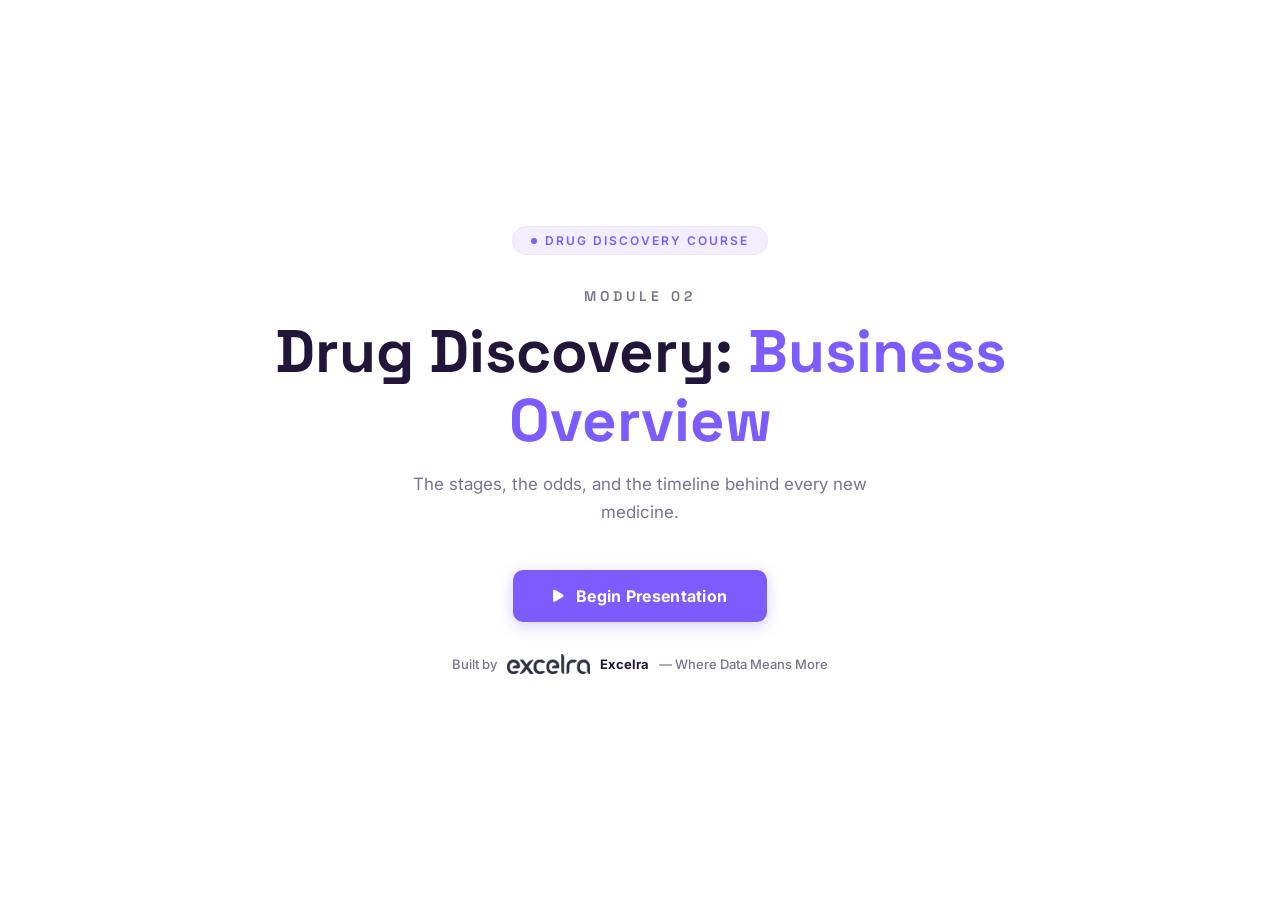
<file: Module 2.html>
<!DOCTYPE html>
<html lang="en">
<head>
<meta charset="UTF-8">
<meta name="viewport" content="width=device-width, initial-scale=1.0, viewport-fit=cover">
<meta http-equiv="Cache-Control" content="no-cache, no-store, must-revalidate">
<meta http-equiv="Pragma" content="no-cache">
<meta http-equiv="Expires" content="0">
<script src="devtools-guard.js"></script>
<script>
// ── Theme propagation: this same-origin iframe shares localStorage with
//    the parent course shell, so we mirror its `courseTheme` key here.
//    Runs before paint (no FOUC), updates live on storage events, and
//    also accepts postMessage({type:'courseTheme', theme:'light'|'dark'})
//    from the parent as a belt-and-suspenders path. Also swaps every
//    img.excelra-logo between Logo.png (light wordmark, for light bg)
//    and Logo-light.png (light wordmark, for dark bg) so the logo never
//    sits in a white box when the theme flips dark.
(function () {
  function swapLogo(t) {
    var name = (t === 'dark') ? 'Logo-light.png' : 'Logo.png';
    var url;
    try { url = new URL(name, document.baseURI).href; } catch (e) { url = name; }
    var imgs = document.querySelectorAll('img.excelra-logo');
    for (var i = 0; i < imgs.length; i++) {
      if (imgs[i].getAttribute('data-logo-current') !== name) {
        imgs[i].setAttribute('data-logo-current', name);
        imgs[i].src = url;
      }
    }
  }
  function applyTheme(t) {
    t = (t === 'dark') ? 'dark' : 'light';
    document.documentElement.setAttribute('data-theme', t);
    swapLogo(t);
  }
  var initial;
  try { initial = localStorage.getItem('courseTheme'); } catch (e) { initial = null; }
  if (initial !== 'dark' && initial !== 'light') initial = 'light';
  applyTheme(initial);
  window.addEventListener('storage', function (e) {
    if (e.key === 'courseTheme') applyTheme(e.newValue === 'dark' ? 'dark' : 'light');
  });
  window.addEventListener('message', function (e) {
    if (e.data && e.data.type === 'courseTheme' && (e.data.theme === 'light' || e.data.theme === 'dark')) {
      applyTheme(e.data.theme);
    }
  });
})();
</script>
<title>Module 2: Drug Discovery: Business Overview | Excelra</title>
<link href="https://fonts.googleapis.com/css2?family=Inter:wght@300;400;500;600;700;800&family=Space+Grotesk:wght@500;600;700;800&display=swap" rel="stylesheet">
<link rel="stylesheet" href="https://cdnjs.cloudflare.com/ajax/libs/font-awesome/6.5.0/css/all.min.css">
<link rel="stylesheet" href="presentation-enhance.css">
<style>
  :root {
    --bg: #ffffff;
    --surface: #f6f2ff;
    --accent: #7c5cff;
    --accent-soft: rgba(124,92,255,0.10);
    --accent-glow: rgba(124,92,255,0.30);
    --highlight: #c77dff;
    --ink: #21163a;
    --ink-soft: #3a3350;
    --muted: #7a7390;
    --border: #ece4f7;
  }
  [data-theme="dark"] {
    --bg: #130e22;
    --surface: #1c1530;
    --accent: #9b6bff;
    --accent-soft: rgba(124,92,255,0.16);
    --accent-glow: rgba(124,92,255,0.40);
    --highlight: #c77dff;
    --ink: #f4f0ff;
    --ink-soft: #d9d0f2;
    --muted: #a89fc4;
    --border: #2e2350;
  }
  /* The top/bottom bars in light mode fade from solid white to transparent —
     that gradient is hard-coded as rgba(255,255,255,…) and would be an
     eye-burning white strip in dark mode, so it is overridden here. The
     progress-thumb border is also flipped to var(--bg) so the white ring
     doesn't glow against the dark surface. */
  [data-theme="dark"] .top-bar {
    background: linear-gradient(180deg, rgba(19,14,34,0.96) 0%, rgba(19,14,34,0.75) 70%, transparent 100%);
  }
  [data-theme="dark"] .bottom-bar {
    background: linear-gradient(0deg, rgba(19,14,34,0.98) 0%, rgba(19,14,34,0.85) 65%, transparent 100%);
  }
  [data-theme="dark"] .progress-fill::after { border-color: var(--bg); }
  *, *::before, *::after { margin:0; padding:0; box-sizing:border-box; }
  html, body { width:100%; height:100%; overflow:hidden; background:var(--bg); color:var(--ink); font-family:'Inter',sans-serif; transition: background 0.4s ease, color 0.3s ease; }

  /* Quiet backdrop — a faint fixed grid instead of the old dark particle
     animation, which read as generic "AI slide deck" rather than course material. */
  #bgCanvas { position:fixed; inset:0; z-index:0;
    background-image: linear-gradient(var(--border) 1px, transparent 1px), linear-gradient(90deg, var(--border) 1px, transparent 1px);
    background-size: 56px 56px; opacity:0.5;
  }
  .vignette { display:none; }

  #startScreen {
    position:fixed; inset:0; z-index:100; display:flex; flex-direction:column;
    align-items:center; justify-content:center; background:var(--bg);
    transition: opacity 0.8s ease, transform 0.8s ease;
    /* Was clipping/overlapping content on shorter or mid-size laptop
       viewports — the badge/title/subtitle/button could take up more
       vertical space than the viewport had, and the "Built by Excelra"
       brand line (previously absolutely positioned at a fixed distance
       from the bottom) would land right on top of the button instead of
       the layout adapting. Letting this screen scroll internally, and
       giving it its own top/bottom breathing room, means a cramped
       viewport scrolls instead of stacking elements on top of each other. */
    overflow-y:auto; padding:32px 20px;
  }
  #startScreen.hidden { opacity:0; transform:scale(1.05); pointer-events:none; }
  .start-badge {
    display:inline-flex; align-items:center; gap:8px; padding:6px 18px;
    border:1px solid var(--border); border-radius:100px; font-size:12px;
    font-weight:600; letter-spacing:2px; text-transform:uppercase; color:var(--accent);
    margin-bottom:32px; background:var(--accent-soft);
  }
  .start-badge .dot { width:6px; height:6px; border-radius:50%; background:var(--accent); animation:pulse-dot 2s infinite; }
  @keyframes pulse-dot { 0%,100%{opacity:1;transform:scale(1)} 50%{opacity:0.4;transform:scale(0.7)} }
  .start-module { font-family:'Space Grotesk',sans-serif; font-size:14px; font-weight:600; color:var(--muted); letter-spacing:4px; text-transform:uppercase; margin-bottom:12px; }
  .start-title { font-family:'Space Grotesk',sans-serif; font-size:clamp(32px,5.5vw,60px); font-weight:700; line-height:1.15; text-align:center; max-width:800px; margin-bottom:16px; color:var(--ink); }
  .start-title .accent { color:var(--accent); }
  .start-sub { font-size:17px; color:var(--muted); max-width:520px; text-align:center; line-height:1.6; margin-bottom:44px; font-weight:400; }
  .start-btn {
    position:relative; display:inline-flex; align-items:center; gap:12px;
    padding:16px 40px; border:none; border-radius:10px; cursor:pointer;
    background: var(--accent); color:#fff;
    font-family:'Inter',sans-serif; font-size:16px; font-weight:700; letter-spacing:0.3px;
    transition: all 0.2s ease; box-shadow: 0 4px 16px var(--accent-glow);
  }
  .start-btn:hover { transform:translateY(-1px); box-shadow: 0 8px 22px var(--accent-glow); }
  .start-btn:active { transform:scale(0.98); }
  .start-btn i { font-size:14px; }
  .start-brand {
    /* No longer absolutely positioned at a fixed distance from the
       bottom of the screen (that's what let it land on top of the
       "Begin Presentation" button whenever the centered content above
       it grew taller than the available height). It now simply flows
       in normal document order after the button, with its own margin —
       so it always sits below the button with clear space, on any
       screen size, and the pair scroll together if needed instead of
       overlapping. */
    position:static; margin-top:32px;
    display:flex; align-items:center; justify-content:center; flex-wrap:wrap;
    gap:10px; color:var(--muted); font-size:13px; font-weight:500; text-align:center;
  }

  #presentation {
    position:fixed; inset:0; z-index:10; display:flex; align-items:center;
    padding:0 8vw; opacity:0; transition:opacity 0.5s ease; pointer-events:none;
    background:var(--bg);
  }
  #presentation.active { opacity:1; pointer-events:auto; }
  .slide-num {
    position:absolute; left:5vw; top:50%; transform:translateY(-50%);
    font-family:'Space Grotesk',sans-serif; font-size:clamp(90px,16vw,220px);
    font-weight:800; color:var(--surface); line-height:1; pointer-events:none;
    transition: opacity 0.5s ease, transform 0.5s ease; user-select:none;
  }
  .slide-num.fade-out { opacity:0; transform:translateY(-50%) scale(0.9); }
  .slide-content { position:relative; z-index:1; margin-left:clamp(80px,13vw,190px); max-width:720px; width:100%; }
  .slide-label {
    display:inline-flex; align-items:center; gap:8px; font-size:11px; font-weight:700;
    letter-spacing:3px; text-transform:uppercase; color:var(--accent); margin-bottom:20px;
    opacity:0; transform:translateY(15px); transition: all 0.6s cubic-bezier(0.4,0,0.2,1);
  }
  .slide-label.visible { opacity:1; transform:translateY(0); }
  .slide-label .line { width:24px; height:2px; background:var(--accent); border-radius:2px; }
  .slide-title {
    font-family:'Space Grotesk',sans-serif; font-size:clamp(26px,3.4vw,42px);
    font-weight:700; line-height:1.2; margin-bottom:30px; color:var(--ink);
    opacity:0; transform:translateY(20px); transition: all 0.7s cubic-bezier(0.4,0,0.2,1) 0.1s;
  }
  .slide-title.visible { opacity:1; transform:translateY(0); }
  .slide-title .hl { color:var(--highlight); }

  .bullet {
    display:flex; gap:14px; margin-bottom:16px; opacity:0; transform:translateX(-16px);
    transition: all 0.6s cubic-bezier(0.4,0,0.2,1);
    padding:14px 16px; border-radius:10px; border:1px solid var(--border); background:var(--surface);
  }
  .bullet.visible { opacity:1; transform:translateX(0); }
  .bullet-icon {
    flex-shrink:0; width:28px; height:28px; border-radius:8px; background:var(--accent-soft);
    color:var(--accent); display:flex; align-items:center; justify-content:center; font-size:13px;
    margin-top:1px;
  }
  .bullet-text { font-size:clamp(14px,1.4vw,16px); line-height:1.65; color:var(--ink-soft); font-weight:400; }
  .bullet-text .key { color:var(--highlight); font-weight:600; }
  .bullet-text .em { color:var(--accent); font-weight:600; }

  .title-slide .slide-content { margin-left:0; text-align:center; display:flex; flex-direction:column; align-items:center; }
  .title-slide .slide-title { font-size:clamp(30px,4.4vw,52px); margin-bottom:12px; }
  .title-slide .slide-subtitle { font-size:clamp(15px,1.8vw,20px); color:var(--muted); font-weight:400; margin-bottom:8px; opacity:0; transform:translateY(15px); transition:all 0.6s ease 0.3s; }
  .title-slide .slide-subtitle.visible { opacity:1; transform:translateY(0); }
  .title-slide .slide-brand { font-size:13px; color:var(--accent); font-weight:600; letter-spacing:2px; text-transform:uppercase; opacity:0; transition:all 0.6s ease 0.5s; }
  .title-slide .slide-brand.visible { opacity:1; }

  .summary-grid { display:grid; grid-template-columns:1fr 1fr; gap:12px; margin-top:4px; }
  .summary-card {
    padding:16px 18px; border-radius:10px; border:1px solid var(--border);
    background:var(--surface); opacity:0; transform:translateY(15px) scale(0.97);
    transition: all 0.6s cubic-bezier(0.4,0,0.2,1);
  }
  .summary-card.visible { opacity:1; transform:translateY(0) scale(1); }
  .summary-card .sc-icon { font-size:17px; color:var(--accent); margin-bottom:8px; }
  .summary-card .sc-text { font-size:13px; line-height:1.6; color:var(--ink-soft); }
  .summary-card .sc-text .key { color:var(--highlight); font-weight:600; }

  .closing-slide .slide-content { margin-left:0; text-align:center; display:flex; flex-direction:column; align-items:center; }

  /* ── Diagram slide type: real pipeline / flow visual instead of bullets ── */
  .slide-content.has-diagram { max-width:980px; }
  .diagram-flow {
    display:flex; align-items:flex-start; justify-content:space-between; flex-wrap:nowrap;
    gap:0; margin:8px 0 26px; overflow-x:auto; padding-bottom:6px;
  }
  .diagram-node {
    display:flex; flex-direction:column; align-items:center; text-align:center;
    flex:1 1 0; min-width:56px; max-width:120px;
    opacity:0; transform:translateY(12px); transition: all 0.5s cubic-bezier(0.4,0,0.2,1);
  }
  .diagram-node.visible { opacity:1; transform:translateY(0); }
  .diagram-node-icon {
    width:44px; height:44px; border-radius:11px; display:flex; align-items:center; justify-content:center;
    background:var(--surface); border:1.5px solid var(--border); color:var(--muted); font-size:15px;
    transition: all 0.3s ease; margin-bottom:8px; flex-shrink:0;
  }
  .diagram-node.current .diagram-node-icon { background:var(--accent); border-color:var(--accent); color:#fff; box-shadow:0 4px 14px var(--accent-glow); }
  .diagram-node.done .diagram-node-icon { background:var(--accent-soft); border-color:var(--accent); color:var(--accent); }
  .diagram-node-label { font-size:10px; font-weight:700; color:var(--ink-soft); line-height:1.3; }
  .diagram-node.current .diagram-node-label { color:var(--accent); }
  .diagram-arrow { color:var(--border); font-size:13px; margin:14px 1px 0; flex:0 0 auto; }
  .diagram-arrow.done { color:var(--accent); }
  .diagram-detail {
    padding:16px 20px; border-radius:10px; background:var(--surface); border:1px solid var(--border);
    border-left:3px solid var(--accent);
  }
  .diagram-detail-label { font-size:11px; font-weight:700; letter-spacing:1.5px; text-transform:uppercase; color:var(--accent); margin-bottom:6px; }
  .diagram-detail-text { font-size:clamp(14px,1.4vw,16px); line-height:1.65; color:var(--ink-soft); }
  .diagram-detail-text .key { color:var(--highlight); font-weight:600; }
  .diagram-detail-text .em { color:var(--accent); font-weight:600; }

  .top-bar {
    position:fixed; top:0; left:0; right:0; z-index:20; display:flex;
    align-items:center; justify-content:space-between; padding:20px 32px;
    background:linear-gradient(180deg, rgba(255,255,255,0.96) 0%, rgba(255,255,255,0.75) 70%, transparent 100%);
    opacity:0; transition:opacity 0.5s ease;
  }
  .top-bar.visible { opacity:1; }
  .top-bar-left { display:flex; align-items:center; gap:10px; }
  .top-bar-logo { font-family:'Space Grotesk',sans-serif; font-size:16px; font-weight:700; color:var(--ink); letter-spacing:0.5px; }
  .top-bar-logo span { color:var(--accent); }
  .top-bar-right { display:flex; align-items:center; gap:16px; }
  .module-chip {
    padding:5px 14px; border-radius:100px; border:1px solid var(--accent); background:var(--accent-soft);
    font-size:11px; font-weight:700; letter-spacing:2px; text-transform:uppercase; color:var(--accent);
  }
  .bottom-bar {
    position:fixed; bottom:0; left:0; right:0; z-index:20; padding:0 32px 24px;
    background:linear-gradient(0deg, rgba(255,255,255,0.98) 0%, rgba(255,255,255,0.85) 65%, transparent 100%);
    opacity:0; transition:opacity 0.5s ease;
  }
  .bottom-bar.visible { opacity:1; }
  .progress-track {
    width:100%; height:5px; background:var(--border); border-radius:3px;
    margin-bottom:18px; overflow:visible; cursor:pointer; position:relative;
  }
  .progress-fill {
    height:100%; width:0%; border-radius:3px; background:var(--accent);
    transition:width 0.4s ease; position:relative;
  }
  .progress-fill.scrubbing { transition:none; }
  .progress-fill::after {
    content:''; position:absolute; right:-6px; top:50%; transform:translateY(-50%);
    width:14px; height:14px; border-radius:50%; background:var(--accent); border:2.5px solid #fff;
    box-shadow:0 1px 4px rgba(0,0,0,0.25);
  }
  .controls-row { display:flex; align-items:center; justify-content:space-between; }
  .controls-left { display:flex; align-items:center; gap:8px; }
  .controls-right { display:flex; align-items:center; gap:12px; }
  .ctrl-btn {
    width:40px; height:40px; border:none; border-radius:10px; cursor:pointer;
    background:var(--surface); color:var(--ink-soft); font-size:14px;
    display:flex; align-items:center; justify-content:center;
    transition:all 0.2s ease; border:1px solid var(--border);
  }
  .ctrl-btn:hover { background:var(--accent-soft); border-color:var(--accent); color:var(--accent); }
  .ctrl-btn.active { color:var(--accent); background:var(--accent-soft); border-color:var(--accent); }
  .ctrl-btn.play-btn { width:48px; height:48px; border-radius:14px; font-size:16px; background:var(--accent); color:#fff; border-color:var(--accent); }
  .ctrl-btn.play-btn:hover { background:#6b4ce6; color:#fff; }
  .audio-wave { display:flex; align-items:center; gap:3px; height:20px; margin-left:8px; }
  .audio-wave .bar { width:3px; border-radius:3px; background:var(--accent); animation:wave 0.8s ease-in-out infinite; }
  .audio-wave .bar:nth-child(1) { height:8px; animation-delay:0s; }
  .audio-wave .bar:nth-child(2) { height:14px; animation-delay:0.15s; }
  .audio-wave .bar:nth-child(3) { height:10px; animation-delay:0.3s; }
  .audio-wave .bar:nth-child(4) { height:16px; animation-delay:0.1s; }
  .audio-wave .bar:nth-child(5) { height:6px; animation-delay:0.25s; }
  .audio-wave.paused .bar { animation-play-state:paused; height:4px !important; }
  @keyframes wave { 0%,100%{transform:scaleY(0.4)} 50%{transform:scaleY(1)} }
  .slide-counter { font-size:12px; font-weight:600; color:var(--muted); letter-spacing:1px; font-variant-numeric:tabular-nums; }
  .slide-counter .current { color:var(--accent); font-size:14px; }
  .transition-overlay {
    position:fixed; inset:0; z-index:15; background:var(--bg);
    opacity:0; pointer-events:none; transition:opacity 0.3s ease;
  }
  .transition-overlay.active { opacity:1; }

  #introVideo, #outroVideo {
    position:fixed; inset:0; z-index:10; width:100%; height:100%;
    object-fit:contain; background:#000; display:none;
  }

  @media (max-width:768px) {
    .slide-num { font-size:80px; left:2vw; }
    .slide-content { margin-left:clamp(50px,11vw,120px); }
    .summary-grid { grid-template-columns:1fr; }
    .top-bar, .bottom-bar { padding-left:16px; padding-right:16px; }
    .bottom-bar { padding-bottom:16px; }
    .start-brand { margin-top:20px; }
    .diagram-node { width:78px; }
    .diagram-node-icon { width:42px; height:42px; font-size:15px; }
  }
  @media (max-width:480px) {
    .slide-num { display:none; }
    .slide-content { margin-left:0; }
  }
  /* Mid-size and smaller laptop screens are usually limited on *height*
     (a browser window on a 1366x768 or similar display often has well
     under 700px of usable viewport height once browser chrome is
     accounted for) rather than width — this is the actual dimension
     that was causing the start screen's content to grow taller than
     the viewport and overlap the "Built by Excelra" brand line. */
  @media (max-height:700px) {
    .start-badge { margin-bottom:16px; }
    .start-module { margin-bottom:8px; }
    .start-title { margin-bottom:10px; font-size:clamp(24px,5vw,40px); }
    .start-sub { margin-bottom:22px; }
    .start-brand { margin-top:16px; font-size:12px; }
  }
  @media (prefers-reduced-motion:reduce) {
    *, *::before, *::after { animation-duration:0.01ms !important; transition-duration:0.01ms !important; }
  }
</style>
</head>
<body>

<div id="bgCanvas" aria-hidden="true"></div>
<div class="vignette" aria-hidden="true"></div>

<div id="startScreen" role="dialog" aria-label="Start presentation">
  <div class="start-badge"><div class="dot"></div> Drug Discovery Course</div>
  <div class="start-module">Module 02</div>
  <h1 class="start-title">Drug Discovery: <span class="accent">Business Overview</span></h1>
  <p class="start-sub">The stages, the odds, and the timeline behind every new medicine.</p>
  <button class="start-btn" id="startBtn" aria-label="Begin presentation"><i class="fas fa-play"></i> Begin Presentation</button>
  <div class="start-brand">
    <span>Built by</span>
    <img src="Logo.png" alt="Excelra" class="excelra-logo" style="height:20px;width:auto;" data-logo-current="Logo.png">
    <span style="color:var(--ink);font-weight:700;">Excelra</span>
    <span style="color:var(--muted);">— Where Data Means More</span>
  </div>
</div>

<div class="transition-overlay" id="transOverlay" aria-hidden="true"></div>

<video id="introVideo" src="Introduction.mp4" playsinline></video>
<video id="outroVideo" src="Outro.mp4" playsinline></video>

<header class="top-bar" id="topBar">
  <div class="top-bar-left">
    <div class="top-bar-logo">Excel<span>ra</span></div>
  </div>
  <div class="top-bar-right">
    <div class="module-chip">Module 02</div>
  </div>
</header>

<main id="presentation" aria-live="polite">
  <div class="slide-num" id="slideNum" aria-hidden="true">01</div>
  <div class="slide-content" id="slideContent"></div>
</main>

<footer class="bottom-bar" id="bottomBar">
  <div class="progress-track" id="progressTrack" role="progressbar" aria-valuemin="0" aria-valuemax="100">
    <div class="progress-fill" id="progressFill"></div>
  </div>
  <div class="controls-row">
    <div class="controls-left">
      <button class="ctrl-btn" id="btnRestart" title="Restart" aria-label="Restart"><i class="fas fa-rotate-left"></i></button>
      <button class="ctrl-btn" id="btnPrev" title="Previous section" aria-label="Previous section"><i class="fas fa-backward-step"></i></button>
      <button class="ctrl-btn play-btn" id="btnPlay" title="Play / Pause" aria-label="Play or Pause"><i class="fas fa-pause"></i></button>
      <button class="ctrl-btn" id="btnNext" title="Next section" aria-label="Next section"><i class="fas fa-forward-step"></i></button>
      <div class="audio-wave" id="audioWave">
        <div class="bar"></div><div class="bar"></div><div class="bar"></div><div class="bar"></div><div class="bar"></div>
      </div>
    </div>
    <div class="controls-right">
      <button class="ctrl-btn" id="btnMute" title="Mute / Unmute" aria-label="Mute or Unmute"><i class="fas fa-volume-high"></i></button>
      <button class="ctrl-btn" id="btnFullscreen" title="Full screen" aria-label="Toggle full screen"><i class="fas fa-expand"></i></button>
      <div class="slide-counter"><span class="current" id="counterCurrent">01</span> / <span id="counterTotal">01</span></div>
    </div>
  </div>
</footer>

<script src="voice-engine.js"></script>
<script>
const slides = [
  {
    "type": "title",
    "label": "Module 02",
    "title": "Drug Discovery: <span class=\"hl\">Business Overview</span>",
    "subtitle": "The process, the odds, and the timeline",
    "brand": "Excelra — Where Data Means More",
    "segments": [
      "Welcome to Module Two, Business Overview. Let's look at drug discovery as a process with real stages, real odds, and a real timeline."
    ]
  },
  {
    "type": "concept",
    "label": "Business Lifecycle",
    "title": "From Molecule to <span class=\"hl\">Market</span>",
    "content": "<div style=\"display:flex;flex-direction:column;align-items:center;gap:0;margin:1.6rem auto;max-width:520px;font-family:Inter,sans-serif;\"><div style=\"width:100%;padding:0.7rem 1rem;background:var(--surface);border:1.5px solid var(--accent);border-radius:10px;color:var(--ink);font-weight:700;text-align:center;box-shadow:0 4px 14px var(--accent-glow);\">Discovery</div><div style=\"display:flex;flex-direction:column;align-items:center;\"><div style=\"width:2px;height:10px;background:var(--accent);\"></div><i class=\"fas fa-chevron-down\" style=\"color:var(--accent);font-size:13px;margin:1px 0;\"></i><div style=\"width:2px;height:10px;background:var(--accent);\"></div></div><div style=\"width:100%;padding:0.7rem 1rem;background:var(--surface);border:1.5px solid var(--accent);border-radius:10px;color:var(--ink);font-weight:700;text-align:center;box-shadow:0 4px 14px var(--accent-glow);\">Preclinical</div><div style=\"display:flex;flex-direction:column;align-items:center;\"><div style=\"width:2px;height:10px;background:var(--accent);\"></div><i class=\"fas fa-chevron-down\" style=\"color:var(--accent);font-size:13px;margin:1px 0;\"></i><div style=\"width:2px;height:10px;background:var(--accent);\"></div></div><div style=\"width:100%;padding:0.7rem 1rem;background:var(--surface);border:1.5px solid var(--accent);border-radius:10px;color:var(--ink);font-weight:700;text-align:center;box-shadow:0 4px 14px var(--accent-glow);\">Clinical Trials</div><div style=\"display:flex;flex-direction:column;align-items:center;\"><div style=\"width:2px;height:10px;background:var(--accent);\"></div><i class=\"fas fa-chevron-down\" style=\"color:var(--accent);font-size:13px;margin:1px 0;\"></i><div style=\"width:2px;height:10px;background:var(--accent);\"></div></div><div style=\"width:100%;padding:0.7rem 1rem;background:var(--surface);border:1.5px solid var(--accent);border-radius:10px;color:var(--ink);font-weight:700;text-align:center;box-shadow:0 4px 14px var(--accent-glow);\">FDA Review</div><div style=\"display:flex;flex-direction:column;align-items:center;\"><div style=\"width:2px;height:10px;background:var(--accent);\"></div><i class=\"fas fa-chevron-down\" style=\"color:var(--accent);font-size:13px;margin:1px 0;\"></i><div style=\"width:2px;height:10px;background:var(--accent);\"></div></div><div style=\"width:100%;padding:0.85rem 1.1rem;background:var(--accent);border:1.5px solid var(--accent);border-radius:10px;color:#fff;font-weight:800;text-align:center;box-shadow:0 6px 18px var(--accent-glow);letter-spacing:0.3px;\">Market Launch</div></div>",
    "segments": [
      "Each stage here costs more, takes longer, and bets bigger than the one before it — that is the business reality of drug discovery."
    ]
  },
  {
    "type": "content",
    "label": "Stage One",
    "title": "It Starts With <span class=\"hl\">Target Identification</span>",
    "segments": [
      "The very first stage of drug discovery is <span class=\"key\">Target Identification</span> — finding the biological molecule that drives a disease.",
      "It is not clinical trials, it is not manufacturing, and it is not marketing — those all come much later, if the target holds up.",
      "Get the target wrong at this stage, and nothing downstream matters, no matter how good the chemistry that follows is."
    ]
  },
  {
    "type": "content",
    "label": "Hit Discovery",
    "title": "Screening for <span class=\"hl\">Activity</span>",
    "segments": [
      "<span class=\"em\">Hit Discovery</span> comes next — screening thousands, sometimes millions, of compounds for activity against that target.",
      "This is exactly where integrated data platforms help most: enabling <span class=\"key\">virtual screening</span> of entire compound libraries, computationally, before a single physical experiment runs.",
      "Compare that to offering only target data, or only SAR data, or only toxicity data — virtual screening specifically is what accelerates this particular stage."
    ]
  },
  {
    "type": "content",
    "label": "The Odds",
    "title": "The Reality <span class=\"hl\">Check</span>",
    "segments": [
      "Across the whole discovery journey, the typical success rate is around <span class=\"key\">ten percent</span> — not one percent, and nowhere near fifty or ninety percent.",
      "That number is sobering, but it is also exactly why every efficiency gain in data and process matters so much."
    ]
  },
  {
    "type": "content",
    "label": "Deeper Look",
    "title": "How the Business <span class=\"hl\">Reads the Odds</span>",
    "segments": [
      "Let's read that ten percent the way the business actually does. No company stakes its future on one molecule — discovery runs as a <span class=\"key\">portfolio</span>, with many candidates moving at once.",
      "The logic is unforgiving but simple. Most candidates will fail, so the rare successes must <span class=\"em\">carry the cost of all the failures</span> — failure is priced into every approved medicine.",
      "This is also why the industry lives by the phrase <span class=\"key\">fail early, fail cheaply</span>. A cheap failure still teaches you something about the target or the chemistry; an expensive one teaches the same lesson for hundreds of millions.",
      "And it explains the business case for data in one sentence: every decision that can be moved to an earlier, cheaper stage is money that stays in the portfolio."
    ]
  },
  {
    "type": "content",
    "label": "The Cost Curve",
    "title": "Why Late Failure <span class=\"key\">Hurts</span>",
    "segments": [
      "Not all failures cost the same, and this is the single most important economic fact in the industry. A compound dropped at hit discovery costs <span class=\"em\">thousands</span>. One dropped in Phase three costs <span class=\"em\">hundreds of millions</span>.",
      "A single Phase three trial runs <span class=\"key\">$100M-$500M</span> depending on the therapeutic area, and Phase two is where most compounds die, at roughly <span class=\"key\">30%</span> success.",
      "That asymmetry shapes the entire strategy of modern discovery: <span class=\"em\">fail early, fail cheaply</span>, and use data to pull every decision as far to the left as possible."
    ]
  },
  {
    "type": "concept",
    "label": "The Cost Ladder",
    "title": "The Rising Cost of <span class=\"hl\">Failure</span>",
    "content": "<div class='arch-diagram'><div class='arch-flow'><div class='arch-node'><div class='arch-ico'><i class='fas fa-vial'></i></div><div class='arch-t'>Hit Discovery</div><div class='arch-d'>A drop here costs thousands</div></div><div class='arch-arrow'><i class='fas fa-arrow-right'></i></div><div class='arch-node'><div class='arch-ico'><i class='fas fa-microscope'></i></div><div class='arch-t'>Preclinical</div><div class='arch-d'>Costs climb, bets grow</div></div><div class='arch-arrow'><i class='fas fa-arrow-right'></i></div><div class='arch-node accent'><div class='arch-ico'><i class='fas fa-users'></i></div><div class='arch-t'>Phase 2</div><div class='arch-d'>~30% success — most compounds die here</div></div><div class='arch-arrow'><i class='fas fa-arrow-right'></i></div><div class='arch-node'><div class='arch-ico'><i class='fas fa-file-medical'></i></div><div class='arch-t'>Phase 3</div><div class='arch-d'>$100M–$500M per trial</div></div><div class='arch-arrow'><i class='fas fa-arrow-right'></i></div><div class='arch-node primary'><div class='arch-ico'><i class='fas fa-rocket'></i></div><div class='arch-t'>Approval</div><div class='arch-d'>Reached by ~10% of candidates</div></div></div><div class='arch-cap'>Every step right makes failure more expensive — so pull decisions left</div></div>",
    "segments": [
      "Here is that cost curve drawn as a pipeline. Follow it left to right, and notice how every step forward makes failure more expensive.",
      "A compound dropped at hit discovery costs only thousands. Keep moving and the bets grow — all the way to Phase two, where most compounds die, at roughly thirty percent success.",
      "Survive that, and a single Phase three trial runs one hundred million to five hundred million dollars — so a failure there costs hundreds of millions.",
      "That is the entire economic argument for better data: the cheapest failure is the one that happens earliest."
    ]
  },
  {
    "type": "content",
    "label": "The Timeline",
    "title": "How Long Does It <span class=\"hl\">Really Take</span>?",
    "segments": [
      "End to end — from target to approved therapy — the average timeline is <span class=\"key\">ten to fifteen years</span>.",
      "Not one to two years, not five to seven, and not twenty to twenty-five — a decade or more is the realistic expectation for this entire journey."
    ]
  },
  {
    "type": "content",
    "label": "Where Data Buys Time",
    "title": "Three Points of <span class=\"key\">Real Leverage</span>",
    "segments": [
      "Data does not speed up everything equally. There are three places where it reliably buys time.",
      "<span class=\"key\">Target identification</span>, where genomics and knowledge graphs narrow the search from thousands of candidate proteins down to a handful.",
      "<span class=\"key\">Lead discovery</span>, where virtual screening evaluates millions of molecules in silico before anyone sets up a physical assay.",
      "And <span class=\"key\">clinical design</span>, where outcomes from historical trials sharpen how patients and endpoints are chosen. Each of these removes weeks or months, but only if the underlying data is clean and comparable."
    ]
  },
  {
    "type": "concept",
    "label": "Leverage Map",
    "title": "Where Data <span class=\"hl\">Buys Time</span>",
    "content": "<div class='arch-diagram'><div class='arch-grid'><div class='arch-card'><div class='arch-head'><div class='arch-ico'><i class='fas fa-bullseye'></i></div><div class='arch-t'>Target Identification</div></div><div class='arch-d'>Genomics and knowledge graphs narrow the search</div><ul><li>From thousands of candidate proteins</li><li>Down to a handful</li></ul></div><div class='arch-card'><div class='arch-head'><div class='arch-ico'><i class='fas fa-magnifying-glass'></i></div><div class='arch-t'>Lead Discovery</div></div><div class='arch-d'>Virtual screening before any wet lab</div><ul><li>Millions of molecules in silico</li><li>Physical assays run later, on fewer</li></ul></div><div class='arch-card'><div class='arch-head'><div class='arch-ico'><i class='fas fa-clipboard-check'></i></div><div class='arch-t'>Clinical Design</div></div><div class='arch-d'>History sharpens the plan</div><ul><li>Patients chosen with past outcomes</li><li>Endpoints chosen the same way</li></ul></div></div><div class='arch-cap'>Each point removes weeks or months — only if the data is clean and comparable</div></div>",
    "segments": [
      "Here are the three leverage points as a map. First, target identification — genomics and knowledge graphs narrow thousands of candidate proteins down to a handful.",
      "Second, lead discovery — virtual screening evaluates millions of molecules in silico, before anyone sets up a physical assay.",
      "And third, clinical design — outcomes from historical trials sharpen how patients and endpoints are chosen.",
      "Notice the caption, because it carries the honest caveat: each of these removes weeks or months, but only when the underlying data is clean and comparable."
    ]
  },
  {
    "type": "summary",
    "label": "Recap",
    "title": "Key <span class=\"hl\">Takeaways</span>",
    "cards": [
      {
        "icon": "fa-bullseye",
        "text": "Stage one is always <span class=\"key\">Target Identification</span>."
      },
      {
        "icon": "fa-magnifying-glass",
        "text": "<span class=\"key\">Hit Discovery</span> screens compound libraries — virtual screening speeds this up."
      },
      {
        "icon": "fa-percent",
        "text": "Overall success rate is roughly <span class=\"key\">10%</span>."
      },
      {
        "icon": "fa-clock",
        "text": "Full timeline: <span class=\"key\">10–15 years</span>."
      }
    ],
    "segments": [
      "To recap: drug discovery starts with target identification, moves through hit discovery using virtual screening of compound libraries, and succeeds only about ten percent of the time, over ten to fifteen years."
    ]
  },
  {
    "type": "closing",
    "label": "Next Up",
    "title": "Ready for the <span class=\"hl\">Quiz</span>?",
    "subtitle": "Module 3: End-to-End Process",
    "brand": "You're ready for the quiz. Good luck!",
    "segments": [
      "That completes Module Two.",
      "Next, we walk the full seven-stage pipeline end to end, in the exact order it happens.",
      "You are now ready for the quiz. Good luck."
    ]
  }
];

// Voice selection (including the Mac/Windows consistency and
// mid-presentation-stability fixes) is fully owned by voice-engine.js
// now — this page just needs `synth` for cancel/pause/resume calls.
const synth = window.presentationVoice.synth;

// ── Section model: [0]=intro clip, [1..N]=slides, [N+1]=outro clip ──
const totalSections = slides.length + 2;
let currentSection = 0;
let currentSlide = 0;

// ── Forward-seek guard ───────────────────────────────────────────
// Learners can always scrub BACKWARD to replay anything already seen,
// but dragging/clicking the progress bar past the furthest section
// they've actually reached snaps back — same rule as the plain-video
// lessons elsewhere in the course. Progress is remembered per module
// (scoped by page title, which is unique per module) so it isn't lost
// on revisiting later.
// ── Task 13 audit (light-purple theme pass): CONFIRMED this guard
// already closes every manual forward-skip path — (1) seek-bar preview
// AND commit are both clamped to maxSectionReached inside
// previewAt()/commitScrub(); (2) the dedicated Next (#btnNext) click
// handler short-circuits when nextIndex > maxSectionReached and shows
// the blocked hint instead of advancing; (3) the ArrowRight keyboard
// handler does the same; (4) auto-advance via playCurrentSlide() →
// goToSection() → recordSectionReached() keeps extending the frontier
// as narration naturally plays through, so playback itself is never
// blocked. Backwards navigation (Previous button / ArrowLeft) is
// intentionally left unguarded so replays stay possible. No manual
// input path lets a learner jump past the furthest section reached.
const seekGuardKey = 'presentationMaxSection_' + document.title;
let maxSectionReached = parseInt(localStorage.getItem(seekGuardKey), 10) || 0;
function recordSectionReached(index) {
  if (index > maxSectionReached) {
    maxSectionReached = index;
    try { localStorage.setItem(seekGuardKey, String(maxSectionReached)); } catch (e) {}
  }
}
function showSeekBlockedHint() {
  const old = document.getElementById('seekBlockedHint');
  if (old) old.remove();
  const hint = document.createElement('div');
  hint.id = 'seekBlockedHint';
  hint.textContent = "Keep watching to unlock further along.";
  hint.style.cssText = 'position:fixed;left:50%;bottom:92px;transform:translateX(-50%);' +
    'background:rgba(20,24,34,0.92);color:#fff;font-family:Inter,sans-serif;font-size:13px;' +
    'font-weight:600;padding:10px 18px;border-radius:8px;z-index:50;pointer-events:none;' +
    'box-shadow:0 6px 20px rgba(0,0,0,0.25);opacity:0;transition:opacity 0.2s ease;';
  document.body.appendChild(hint);
  requestAnimationFrame(() => { hint.style.opacity = '1'; });
  setTimeout(() => { hint.style.opacity = '0'; setTimeout(() => hint.remove(), 250); }, 1600);
}
let isPlaying = false;
let isMuted = false;
let currentUtterance = null;
let segmentTimeout = null;
let isTransitioning = false;
let genToken = 0; // bumped on every stop/jump so a stale slide's speech callback can never affect whatever plays next

const slideNum = document.getElementById('slideNum');
const slideContent = document.getElementById('slideContent');
const progressFill = document.getElementById('progressFill');
const counterCurrent = document.getElementById('counterCurrent');
const counterTotal = document.getElementById('counterTotal');
const audioWave = document.getElementById('audioWave');
const transOverlay = document.getElementById('transOverlay');
const btnPlay = document.getElementById('btnPlay');
const btnMute = document.getElementById('btnMute');
const btnPrev = document.getElementById('btnPrev');
const btnNext = document.getElementById('btnNext');
const btnRestart = document.getElementById('btnRestart');
const introVideoEl = document.getElementById('introVideo');
const outroVideoEl = document.getElementById('outroVideo');

counterTotal.textContent = String(totalSections).padStart(2, '0');

function stripHTML(html) {
  const tmp = document.createElement('div');
  tmp.innerHTML = html;
  return tmp.textContent || tmp.innerText || '';
}
function estimateDuration(text) {
  // Used as the fallbackDuration when narration is MUTED: playback still has
  // to advance on the same timeline it would have taken to speak, or a muted
  // run races through the deck. Sourced from the engine so both paths agree.
  const pv = window.presentationVoice;
  if (pv && typeof pv.estimateMs === 'function') return pv.estimateMs(text);
  const words = text.trim().split(/\s+/).filter(Boolean).length;
  return (words / 2.45) * 1000;
}

function renderSlide(index) {
  const s = slides[index];
  const num = String(index + 1).padStart(2, '0');
  slideNum.textContent = num;
  let html = '';
  if (s.type === 'title' || s.type === 'closing') {
    html = `<div class="slide-label"><span class="line"></span>${s.label}<span class="line"></span></div>`;
    html += `<h2 class="slide-title">${s.title}</h2>`;
    if (s.subtitle) html += `<div class="slide-subtitle">${s.subtitle}</div>`;
    if (s.brand) html += `<div class="slide-brand">${s.brand}</div>`;
    slideContent.className = 'slide-content ' + (s.type === 'title' ? 'title-slide' : 'closing-slide');
  } else if (s.type === 'summary') {
    html = `<div class="slide-label"><span class="line"></span>${s.label}</div>`;
    html += `<h2 class="slide-title">${s.title}</h2>`;
    html += `<div class="summary-grid">`;
    s.cards.forEach((c, i) => {
      html += `<div class="summary-card" data-idx="${i}"><div class="sc-icon"><i class="fas ${c.icon}"></i></div><div class="sc-text">${c.text}</div></div>`;
    });
    html += `</div>`;
    slideContent.className = 'slide-content';
  } else if (s.type === 'diagram') {
    html = `<div class="slide-label"><span class="line"></span>${s.label}</div>`;
    html += `<h2 class="slide-title">${s.title}</h2>`;
    html += `<div class="diagram-flow">`;
    s.stages.forEach((st, i) => {
      const stateClass = i < s.currentIndex ? 'done' : (i === s.currentIndex ? 'current' : '');
      html += `<div class="diagram-node ${stateClass}" data-idx="${i}"><div class="diagram-node-icon"><i class="fas ${st.icon}"></i></div><div class="diagram-node-label">${st.label}</div></div>`;
      if (i < s.stages.length - 1) html += `<div class="diagram-arrow ${i < s.currentIndex ? 'done' : ''}"><i class="fas fa-arrow-right"></i></div>`;
    });
    html += `</div>`;
    html += `<div class="diagram-detail"><div class="diagram-detail-label">${s.stages[s.currentIndex].label}</div><div class="diagram-detail-text">${s.detail}</div></div>`;
    slideContent.className = 'slide-content has-diagram';
  } else if (s.type === 'concept') {
    html = `<div class="slide-label"><span class="line"></span>${s.label}</div>`;
    html += `<h2 class="slide-title">${s.title}</h2>`;
    html += s.content;
    slideContent.className = 'slide-content has-diagram';
  } else {
    html = `<div class="slide-label"><span class="line"></span>${s.label}</div>`;
    html += `<h2 class="slide-title">${s.title}</h2>`;
    s.segments.forEach((seg, i) => {
      html += `<div class="bullet" data-idx="${i}"><div class="bullet-icon"><i class="fas fa-chevron-right"></i></div><div class="bullet-text">${seg}</div></div>`;
    });
    slideContent.className = 'slide-content';
  }
  slideContent.innerHTML = html;
}
function animateSlideIn(index) {
  const s = slides[index];
  slideNum.classList.remove('fade-out');
  setTimeout(() => {
    const label = slideContent.querySelector('.slide-label');
    const title = slideContent.querySelector('.slide-title');
    if (label) label.classList.add('visible');
    if (title) title.classList.add('visible');
    if (s.type === 'diagram') {
      const nodes = slideContent.querySelectorAll('.diagram-node');
      nodes.forEach((n, i) => setTimeout(() => n.classList.add('visible'), i * 90));
    }
  }, 100);
  if (s.type === 'title' || s.type === 'closing') {
    setTimeout(() => {
      const sub = slideContent.querySelector('.slide-subtitle');
      const brand = slideContent.querySelector('.slide-brand');
      if (sub) sub.classList.add('visible');
      if (brand) brand.classList.add('visible');
    }, 400);
  }
}
function showSegment(index) {
  const s = slides[currentSlide];
  if (s.type === 'title' || s.type === 'closing' || s.type === 'diagram' || s.type === 'concept') return;
  if (s.type === 'summary') {
    const cards = slideContent.querySelectorAll('.summary-card');
    if (cards[index]) cards[index].classList.add('visible');
  } else {
    const bullets = slideContent.querySelectorAll('.bullet');
    if (bullets[index]) bullets[index].classList.add('visible');
  }
}
function speakSegment(text) {
  // Delegates to the shared voice engine (voice-engine.js), which picks
  // the voice, applies pronunciation fixes, and — critically for Mac
  // Chrome, where the preferred Google network voice can silently fail
  // to produce any audio — automatically detects that and falls back to
  // a working voice instead of leaving the narration mute.
  const plain = stripHTML(text);
  return window.presentationVoice.speak(plain, {
    muted: isMuted,
    fallbackDuration: estimateDuration(plain),
    onUtterance: u => { currentUtterance = u; }
  }).then(() => { currentUtterance = null; });
}
async function playCurrentSlide() {
  const myToken = ++genToken; // owns this run; any earlier run is now stale and will bail out
  if (!isPlaying) return;
  const s = slides[currentSlide];
  animateSlideIn(currentSlide);
  const introDelay = (s.type === 'title' || s.type === 'closing') ? 1200 : (s.type === 'diagram' ? 900 : 800);
  await delay(introDelay);
  if (!isPlaying || myToken !== genToken) return;
  const segs = s.segments || [];
  for (let i = 0; i < segs.length; i++) {
    if (!isPlaying || myToken !== genToken) return;
    showSegment(i);
    await speakSegment(segs[i]);
    if (!isPlaying || myToken !== genToken) return;
    await delay(350);
  }
  if (!isPlaying || myToken !== genToken) return;
  await delay(1200);
  if (!isPlaying || myToken !== genToken) return;
  goToSection(currentSection + 1);
}

// Stops narration through the engine rather than calling synth.cancel()
// directly. cancel() alone only kills the audible chunk — voice-engine v5
// splits long lines into several — so a Pause or Mute click could be
// followed by the next chunk starting anyway. stop() invalidates the whole
// queued line.
function stopNarrationAudio() {
  const pv = window.presentationVoice;
  if (pv && typeof pv.stop === 'function') { pv.stop(); return; }
  try { synth.cancel(); } catch (e) {}
}

function stopSpeech() {
  genToken++;
  clearTimeout(segmentTimeout);
  stopNarrationAudio();
  currentUtterance = null;
}
function delay(ms) {
  return new Promise(r => { segmentTimeout = setTimeout(r, ms); });
}
function updatePlayBtn() {
  btnPlay.innerHTML = isPlaying ? '<i class="fas fa-pause"></i>' : '<i class="fas fa-play"></i>';
  if (isPlaying) { audioWave.classList.remove('paused'); btnPlay.classList.add('active'); }
  else { audioWave.classList.add('paused'); btnPlay.classList.remove('active'); }
}

// ── Unified section navigation: intro clip → every slide → outro clip ──
function updateProgressForSection(index, subProgress) {
  subProgress = subProgress || 0;
  const pct = (index + Math.min(1, Math.max(0, subProgress))) / totalSections;
  progressFill.style.width = (Math.min(1, pct) * 100) + '%';
  counterCurrent.textContent = String(index + 1).padStart(2, '0');
}

function hideAllSectionViews() {
  introVideoEl.pause();
  outroVideoEl.pause();
  introVideoEl.style.display = 'none';
  outroVideoEl.style.display = 'none';
  document.getElementById('presentation').classList.remove('active');
}

function enterIntroSection() {
  introVideoEl.style.display = 'block';
  introVideoEl.currentTime = 0;
  updateProgressForSection(0, 0);
  if (isPlaying) {
    const p = introVideoEl.play();
    if (p && p.catch) p.catch(() => {});
  }
}
function enterOutroSection() {
  outroVideoEl.style.display = 'block';
  outroVideoEl.currentTime = 0;
  updateProgressForSection(totalSections - 1, 0);
  if (isPlaying) {
    const p = outroVideoEl.play();
    if (p && p.catch) p.catch(() => {});
  }
}
function enterSlideSection() {
  document.getElementById('presentation').classList.add('active');
  renderSlide(currentSlide);
  updateProgressForSection(currentSlide + 1, 0);
  if (isPlaying) {
    playCurrentSlide();
  } else {
    animateSlideIn(currentSlide);
    const s = slides[currentSlide];
    if (s.type === 'summary') {
      slideContent.querySelectorAll('.summary-card').forEach((c, i) => {
        setTimeout(() => c.classList.add('visible'), 300 + i * 150);
      });
    } else if (s.type !== 'title' && s.type !== 'closing' && s.type !== 'diagram') {
      slideContent.querySelectorAll('.bullet').forEach((b, i) => {
        setTimeout(() => b.classList.add('visible'), 300 + i * 150);
      });
    }
  }
}

function goToSection(index, opts) {
  opts = opts || {};
  if (isTransitioning) return;
  index = Math.max(0, Math.min(totalSections - 1, index));
  isTransitioning = true;
  stopSpeech();
  const delayMs = opts.instant ? 0 : 350;
  if (!opts.instant) {
    slideNum.classList.add('fade-out');
    transOverlay.classList.add('active');
  }
  setTimeout(() => {
    currentSection = index;
    recordSectionReached(index);
    hideAllSectionViews();
    transOverlay.classList.remove('active');
    isTransitioning = false;
    if (index === 0) {
      enterIntroSection();
    } else if (index === totalSections - 1) {
      enterOutroSection();
    } else {
      currentSlide = index - 1;
      enterSlideSection();
    }
  }, delayMs);
}

function finishPresentation() {
  window.parent && window.parent.postMessage({ type: 'presentation-complete', module: 'module2' }, '*');
}

introVideoEl.addEventListener('ended', () => { if (currentSection === 0) goToSection(1); });
outroVideoEl.addEventListener('ended', () => { if (currentSection === totalSections - 1) finishPresentation(); });
introVideoEl.addEventListener('timeupdate', () => {
  if (currentSection === 0 && introVideoEl.duration) updateProgressForSection(0, introVideoEl.currentTime / introVideoEl.duration);
});
outroVideoEl.addEventListener('timeupdate', () => {
  if (currentSection === totalSections - 1 && outroVideoEl.duration) updateProgressForSection(totalSections - 1, outroVideoEl.currentTime / outroVideoEl.duration);
});
// Deliberately NOT listening to introVideoEl/outroVideoEl's native 'play'/'pause'
// events to drive isPlaying: a video firing 'pause' as part of naturally
// reaching its end was being misread as a manual pause, which stopped the
// presentation from auto-continuing into the next section. isPlaying is
// now only ever set by our own explicit code below (togglePlay, start,
// restart), never by incidental native media events.

function togglePlay() {
  if (currentSection === 0 || currentSection === totalSections - 1) {
    const vid = currentSection === 0 ? introVideoEl : outroVideoEl;
    if (vid.paused) {
      const p = vid.play();
      if (p && p.catch) p.catch(() => {});
      isPlaying = true;
    } else {
      vid.pause();
      isPlaying = false;
    }
    updatePlayBtn();
  } else {
    if (isPlaying) { isPlaying = false; stopSpeech(); updatePlayBtn(); }
    else { isPlaying = true; updatePlayBtn(); playCurrentSlide(); }
  }
}
function toggleMute() {
  isMuted = !isMuted;
  btnMute.innerHTML = isMuted ? '<i class="fas fa-volume-xmark"></i>' : '<i class="fas fa-volume-high"></i>';
  btnMute.classList.toggle('active', isMuted);
  if (isMuted) stopNarrationAudio();
  // Report the new mute state to the parent course page so its voice-
  // control mirror stays honest — otherwise saying "mute" after using
  // this button could toggle the player the wrong way round.
  try { window.parent && window.parent.postMessage({ type: 'mute-state-presentation', muted: isMuted }, '*'); } catch (e) {}
}
const btnFullscreen = document.getElementById('btnFullscreen');
function updateFullscreenBtn() {
  const isFs = !!document.fullscreenElement;
  btnFullscreen.innerHTML = isFs ? '<i class="fas fa-compress"></i>' : '<i class="fas fa-expand"></i>';
  btnFullscreen.classList.toggle('active', isFs);
}
function toggleFullscreen() {
  if (!document.fullscreenElement) {
    const target = document.documentElement;
    (target.requestFullscreen ? target.requestFullscreen() : Promise.reject())
      .catch(() => { /* fullscreen not available in this embedding context */ });
  } else {
    document.exitFullscreen && document.exitFullscreen();
  }
}
document.addEventListener('fullscreenchange', updateFullscreenBtn);
btnFullscreen.addEventListener('click', toggleFullscreen);

document.getElementById('startBtn').addEventListener('click', () => {
  document.getElementById('startScreen').classList.add('hidden');
  setTimeout(() => {
    document.getElementById('startScreen').style.display = 'none';
    document.getElementById('topBar').classList.add('visible');
    document.getElementById('bottomBar').classList.add('visible');
    isPlaying = true;
    updatePlayBtn();
    goToSection(0);
  }, 800);
});
btnPlay.addEventListener('click', togglePlay);
// Clicking anywhere on the slide/video stage itself (not the control
// bar or a link/button inside a slide) toggles play/pause too, so it
// behaves like a normal video player — including while full-screen.
document.getElementById('presentation').addEventListener('click', function(e) {
  if (e.target.closest('a, button')) return;
  togglePlay();
});
btnMute.addEventListener('click', toggleMute);
btnPrev.addEventListener('click', () => goToSection(currentSection - 1));
btnNext.addEventListener('click', () => {
  // Same forward-seek guard as the progress slider and the keyboard
  // ArrowRight handler: the dedicated "Next" button must never be able
  // to jump past the furthest section actually reached either — that
  // was the actual gap letting learners bypass "no skipping ahead."
  const nextIndex = currentSection + 1;
  if (nextIndex > maxSectionReached) {
    showSeekBlockedHint();
  } else {
    goToSection(nextIndex);
  }
});
btnRestart.addEventListener('click', () => { isPlaying = false; updatePlayBtn(); goToSection(0); });
document.addEventListener('keydown', e => {
  if (document.getElementById('startScreen').style.display !== 'none' && !document.getElementById('startScreen').classList.contains('hidden')) return;
  if (e.code === 'Space') { e.preventDefault(); togglePlay(); }
  if (e.code === 'ArrowRight') {
    e.preventDefault();
    // Same forward-seek guard as the progress slider: the keyboard arrow
    // must never be able to jump past the furthest section actually
    // reached (that was the exact bug — the slider blocked skipping
    // ahead, but ArrowRight called goToSection() directly with no clamp
    // at all, bypassing the guard entirely).
    const nextIndex = currentSection + 1;
    if (nextIndex > maxSectionReached) {
      showSeekBlockedHint();
    } else {
      goToSection(nextIndex);
    }
  }
  if (e.code === 'ArrowLeft') { e.preventDefault(); goToSection(currentSection - 1); }
  if (e.code === 'KeyM') { e.preventDefault(); toggleMute(); }
  if (e.code === 'KeyF') { e.preventDefault(); toggleFullscreen(); }
  if (e.code === 'KeyR') { e.preventDefault(); isPlaying = false; updatePlayBtn(); goToSection(0); }
});

const progressTrackEl = document.getElementById('progressTrack');
let isScrubbing = false;
function pctFromPointer(clientX) {
  const rect = progressTrackEl.getBoundingClientRect();
  let pct = (clientX - rect.left) / rect.width;
  return Math.min(1, Math.max(0, pct));
}
function previewAt(pct) {
  const rawTarget = Math.round(pct * (totalSections - 1));
  const target = Math.min(rawTarget, maxSectionReached);
  const clampedPct = (totalSections - 1) > 0 ? target / (totalSections - 1) : 0;
  progressFill.style.width = (clampedPct * 100) + '%';
  counterCurrent.textContent = String(target + 1).padStart(2, '0');
  if (rawTarget > maxSectionReached) showSeekBlockedHint();
}
function commitScrub(clientX) {
  const pct = pctFromPointer(clientX);
  const rawTarget = Math.round(pct * (totalSections - 1));
  const target = Math.min(rawTarget, maxSectionReached);
  if (rawTarget > maxSectionReached) showSeekBlockedHint();
  goToSection(target, { instant: true });
}
progressTrackEl.addEventListener('mousedown', e => { isScrubbing = true; progressFill.classList.add('scrubbing'); previewAt(pctFromPointer(e.clientX)); });
window.addEventListener('mousemove', e => { if (isScrubbing) previewAt(pctFromPointer(e.clientX)); });
window.addEventListener('mouseup', e => { if (!isScrubbing) return; isScrubbing = false; progressFill.classList.remove('scrubbing'); commitScrub(e.clientX); });
progressTrackEl.addEventListener('click', e => { if (isScrubbing) return; commitScrub(e.clientX); });
progressTrackEl.addEventListener('touchstart', e => { isScrubbing = true; progressFill.classList.add('scrubbing'); previewAt(pctFromPointer(e.touches[0].clientX)); }, { passive: true });
progressTrackEl.addEventListener('touchmove', e => { if (isScrubbing) previewAt(pctFromPointer(e.touches[0].clientX)); }, { passive: true });
progressTrackEl.addEventListener('touchend', e => { if (!isScrubbing) return; isScrubbing = false; progressFill.classList.remove('scrubbing'); commitScrub(e.changedTouches[0].clientX); });

// Unconditionally pauses whatever is actually playing — the intro/
// outro video OR the narration speech, whichever section is active —
// and never resumes it automatically. This one function is the single
// source of truth for every "playback should stop now" trigger below:
// switching to a different browser tab, switching to a different
// module/dashboard/quiz/game inside the course, or closing the tab
// entirely. Learners must always press play again themselves; nothing
// should ever start talking on its own after being backgrounded.
function pauseForBackground() {
  if (isPlaying) {
    if (currentSection === 0 || currentSection === totalSections - 1) {
      const vid = currentSection === 0 ? introVideoEl : outroVideoEl;
      try { vid.pause(); } catch (e) {}
    } else {
      stopSpeech();
    }
    isPlaying = false;
    updatePlayBtn();
  }
  // Belt-and-suspenders: cancel rather than merely pause the speech
  // queue, so nothing stays alive to unexpectedly resume later.
  try { synth.cancel(); } catch (e) {}
}

document.addEventListener('visibilitychange', () => {
  if (document.hidden) pauseForBackground();
});
// 'pagehide' fires more reliably than 'beforeunload' when a tab is
// actually closed (including for back/forward-cache navigations), so
// both are covered rather than relying on just one.
window.addEventListener('pagehide', pauseForBackground);
window.addEventListener('beforeunload', () => { synth.cancel(); });

// The parent course page can only hide this iframe with CSS (e.g. going
// back to the dashboard, opening Course Relaxer, or a quiz/game modal) —
// it can't reach into a same-origin iframe's own speechSynthesis/video
// state directly. It posts this message instead so playback actually
// pauses rather than continuing to talk/play in the background.
window.addEventListener('message', event => {
  if (!event.data || !event.data.type) return;
  // Lets the parent course page (and, through it, voice commands like
  // "play"/"pause"/"restart"/"mute") actually reach into this iframe's
  // own playback state, which it otherwise has no way to touch directly.
  if (event.data.type === 'pause-presentation') { pauseForBackground(); return; }
  if (event.data.type === 'resume-presentation') {
    // If the start screen is still up, the presentation has never been
    // started — so "play" must press Begin for real, exactly like a click
    // would. The old code just called togglePlay(), which started the
    // intro video's AUDIO behind the frozen start screen: you could hear
    // it start, but nothing on screen moved — the exact "I say play, the
    // video stays frozen" bug that was reported.
    const _vcSS = document.getElementById('startScreen');
    if (_vcSS && _vcSS.style.display !== 'none' && !_vcSS.classList.contains('hidden')) {
      const _vcSB = document.getElementById('startBtn');
      if (_vcSB) _vcSB.click();
      return;
    }
    if (!isPlaying) togglePlay();
    return;
  }
  if (event.data.type === 'restart-presentation') {
    // Restarting something that was never started: leave the start screen
    // alone instead of shuffling section views behind it.
    const _vcSS2 = document.getElementById('startScreen');
    if (_vcSS2 && _vcSS2.style.display !== 'none' && !_vcSS2.classList.contains('hidden')) return;
    isPlaying = false; updatePlayBtn(); goToSection(0); return;
  }
  // Idempotent mute from the voice keywords "mute" / "unmute": apply the
  // DESIRED state rather than blindly toggling, so repeating a command —
  // or speaking it after using the player's own mute button — can never
  // flip the player the wrong way round.
  if (event.data.type === 'set-mute-presentation') {
    if (!!event.data.muted !== isMuted) toggleMute();
    return;
  }
  if (event.data.type === 'toggle-mute-presentation') { toggleMute(); return; }
});
</script>
<!-- Dynamic Doctor AI Avatar — full body, moves to context.
     Starts HIDDEN; only appears when the slide presentation begins
     (enterSlideSection). Hides again during intro/outro videos.
     No container box — the doctor floats freely with just a soft glow. -->
<div id="moduleAvatar" class="module-avatar hidden" aria-hidden="true">
  <div class="module-avatar-stage">
    <!-- Soft shadow under the avatar (grounds it visually) -->
    <div class="avatar-shadow"></div>

    <div class="module-avatar-bg">
      <svg class="module-avatar-svg" viewBox="0 0 160 220" xmlns="http://www.w3.org/2000/svg">
        <defs>
          <linearGradient id="docFace2" x1="0" y1="0" x2="0" y2="1">
            <stop offset="0%" stop-color="#fdf5ee"/>
            <stop offset="55%" stop-color="#f6e0d0"/>
            <stop offset="100%" stop-color="#eac6b2"/>
          </linearGradient>
          <linearGradient id="docHand2" x1="0" y1="0" x2="0" y2="1">
            <stop offset="0%" stop-color="#fdf5ee"/>
            <stop offset="100%" stop-color="#e8c0a8"/>
          </linearGradient>
          <linearGradient id="docHair2" x1="0" y1="0" x2="0.5" y2="1">
            <stop offset="0%" stop-color="#3a2a20"/>
            <stop offset="50%" stop-color="#2a1d14"/>
            <stop offset="100%" stop-color="#1a1108"/>
          </linearGradient>
          <linearGradient id="docHairShine2" x1="0" y1="0" x2="0" y2="1">
            <stop offset="0%" stop-color="#5a4030"/>
            <stop offset="100%" stop-color="#3a2a20" stop-opacity="0"/>
          </linearGradient>
          <radialGradient id="docEye2" cx="50%" cy="42%" r="62%">
            <stop offset="0%" stop-color="#8b6240"/>
            <stop offset="55%" stop-color="#5a3a20"/>
            <stop offset="100%" stop-color="#2a1a10"/>
          </radialGradient>
          <linearGradient id="docLip2" x1="0" y1="0" x2="0" y2="1">
            <stop offset="0%" stop-color="#d88068"/>
            <stop offset="100%" stop-color="#b85a48"/>
          </linearGradient>
          <linearGradient id="docCoat2" x1="0" y1="0" x2="0" y2="1">
            <stop offset="0%" stop-color="#ffffff"/>
            <stop offset="60%" stop-color="#f5f3fa"/>
            <stop offset="100%" stop-color="#e6e2f0"/>
          </linearGradient>
          <linearGradient id="docCoatShadow2" x1="0" y1="0" x2="0" y2="1">
            <stop offset="0%" stop-color="#d8d4e6"/>
            <stop offset="100%" stop-color="#b8b4c8"/>
          </linearGradient>
          <linearGradient id="docStetho2" x1="0" y1="0" x2="0" y2="1">
            <stop offset="0%" stop-color="#3a4050"/>
            <stop offset="50%" stop-color="#2a3040"/>
            <stop offset="100%" stop-color="#1a2030"/>
          </linearGradient>
          <linearGradient id="docShirt2" x1="0" y1="0" x2="0" y2="1">
            <stop offset="0%" stop-color="#9b6bff"/>
            <stop offset="100%" stop-color="#7c5cff"/>
          </linearGradient>
          <linearGradient id="docPants2" x1="0" y1="0" x2="0" y2="1">
            <stop offset="0%" stop-color="#3a3550"/>
            <stop offset="100%" stop-color="#251f3a"/>
          </linearGradient>
        </defs>

        <!-- ── PANTS / LEGS ── (spread wider for natural stance) ── -->
        <path d="M48 175 L42 215 L62 215 L64 175 Z" fill="url(#docPants2)"/>
        <path d="M80 175 L82 215 L102 215 L100 175 Z" fill="url(#docPants2)"/>
        <!-- Shoes -->
        <ellipse cx="52" cy="216" rx="11" ry="4" fill="#1a1108"/>
        <ellipse cx="92" cy="216" rx="11" ry="4" fill="#1a1108"/>

        <!-- ── LAB COAT — body (full torso) ── -->
        <path d="M44 100 Q36 110 32 130 L28 178 L60 178 L60 100 Z" fill="url(#docCoat2)" stroke="#c8c4d6" stroke-width="0.8"/>
        <path d="M100 100 Q108 110 112 130 L116 178 L84 178 L84 100 Z" fill="url(#docCoat2)" stroke="#c8c4d6" stroke-width="0.8"/>
        <!-- Coat center panel (between lapels) -->
        <path d="M60 100 L60 178 L84 178 L84 100 Z" fill="url(#docCoat2)" stroke="#c8c4d6" stroke-width="0.5"/>
        <!-- Coat lapels -->
        <path d="M60 100 L52 130 L60 130 Z" fill="url(#docCoatShadow2)" stroke="#c8c4d6" stroke-width="0.5"/>
        <path d="M84 100 L92 130 L84 130 Z" fill="url(#docCoatShadow2)" stroke="#c8c4d6" stroke-width="0.5"/>
        <!-- Inner shirt V -->
        <path d="M60 100 L72 118 L84 100 Z" fill="url(#docShirt2)"/>

        <!-- Stethoscope — neck + chest piece -->
        <path d="M62 100 Q56 110 58 124 Q62 138 70 142" stroke="url(#docStetho2)" stroke-width="2.2" fill="none" stroke-linecap="round"/>
        <path d="M82 100 Q88 110 86 124 Q82 138 74 142" stroke="url(#docStetho2)" stroke-width="2.2" fill="none" stroke-linecap="round"/>
        <circle cx="72" cy="142" r="4" fill="url(#docStetho2)" stroke="#1a2030" stroke-width="0.8"/>
        <circle cx="72" cy="142" r="1.8" fill="#5a6070"/>

        <!-- Coat buttons -->
        <circle cx="72" cy="118" r="1.1" fill="#9b6bff"/>
        <circle cx="72" cy="135" r="1.1" fill="#9b6bff"/>
        <circle cx="72" cy="152" r="1.1" fill="#9b6bff"/>
        <circle cx="72" cy="168" r="1.1" fill="#9b6bff"/>

        <!-- Name badge on coat -->
        <rect x="42" y="128" width="13" height="8" rx="1.2" fill="#fff" stroke="#9b6bff" stroke-width="0.6"/>
        <line x1="44" y1="131" x2="53" y2="131" stroke="#9b6bff" stroke-width="0.7"/>
        <line x1="44" y1="133" x2="51" y2="133" stroke="#c8c4d6" stroke-width="0.5"/>

        <!-- ── LEFT ARM (screen-left) — animated gesture ── -->
        <g class="doc-arm doc-arm-left" id="docArmLeft">
          <path d="M44 102 Q28 118 22 138" stroke="url(#docCoat2)" stroke-width="14" fill="none" stroke-linecap="round"/>
          <path d="M44 102 Q28 118 22 138" stroke="#c8c4d6" stroke-width="14" fill="none" stroke-linecap="round" opacity="0.3"/>
          <path d="M22 138 Q18 152 24 166" stroke="url(#docCoat2)" stroke-width="12" fill="none" stroke-linecap="round"/>
          <ellipse class="doc-hand doc-hand-left" cx="26" cy="170" rx="7" ry="8" fill="url(#docHand2)" stroke="rgba(180,90,140,0.2)" stroke-width="0.6"/>
          <path class="doc-finger doc-finger-left" d="M26 162 L26 154" stroke="url(#docHand2)" stroke-width="3.5" fill="none" stroke-linecap="round"/>
        </g>

        <!-- ── RIGHT ARM (screen-right) — animated gesture ── -->
        <g class="doc-arm doc-arm-right" id="docArmRight">
          <path d="M100 102 Q116 118 122 138" stroke="url(#docCoat2)" stroke-width="14" fill="none" stroke-linecap="round"/>
          <path d="M100 102 Q116 118 122 138" stroke="#c8c4d6" stroke-width="14" fill="none" stroke-linecap="round" opacity="0.3"/>
          <path d="M122 138 Q126 152 120 166" stroke="url(#docCoat2)" stroke-width="12" fill="none" stroke-linecap="round"/>
          <ellipse class="doc-hand doc-hand-right" cx="118" cy="170" rx="7" ry="8" fill="url(#docHand2)" stroke="rgba(180,90,140,0.2)" stroke-width="0.6"/>
          <path class="doc-finger doc-finger-right" d="M118 162 L118 154" stroke="url(#docHand2)" stroke-width="3.5" fill="none" stroke-linecap="round"/>
        </g>

        <!-- ── NECK ── (connects head to torso) ── -->
        <path d="M64 84 L64 100 L80 100 L80 84 Z" fill="url(#docFace2)" stroke="rgba(180,90,140,0.15)" stroke-width="0.5"/>

        <!-- ── HEAD group ──
             The outer <g class="doc-head"> handles the CSS animation
             transforms (bob/nod). The inner <g transform="translate(20,0)">
             shifts the head content +20 on the x-axis so it sits centered
             on the neck (neck center is x=72; head content was centered at
             x=52; the +20 shift aligns them). -->
        <g class="doc-head" id="docHead">
          <g transform="translate(20, 8)">
            <!-- Hair back -->
            <path d="M52 12 C36 12 26 26 26 50 C26 60 28 70 32 78 L40 78 C36 70 34 58 36 48 C38 32 44 24 52 22 C60 24 66 32 68 48 C70 58 68 70 64 78 L72 78 C76 70 78 60 78 50 C78 26 68 12 52 12 Z" fill="url(#docHair2)"/>

            <!-- Face -->
            <ellipse cx="52" cy="50" rx="24" ry="27" fill="url(#docFace2)" stroke="rgba(180,90,140,0.18)" stroke-width="0.8"/>

            <!-- Hair fringe on top -->
            <path d="M30 36 Q40 22 52 22 Q64 22 74 36 Q66 30 58 28 Q52 26 46 28 Q38 30 30 36 Z" fill="url(#docHair2)"/>
            <path d="M36 32 Q44 24 52 24 Q60 24 68 32" stroke="url(#docHairShine2)" stroke-width="2.5" fill="none" stroke-linecap="round" opacity="0.6"/>

            <!-- Eyebrows -->
            <path d="M34 40 Q42 37 50 40" stroke="#2a1d14" stroke-width="1.6" fill="none" stroke-linecap="round"/>
            <path d="M54 40 Q62 37 70 40" stroke="#2a1d14" stroke-width="1.6" fill="none" stroke-linecap="round"/>

            <!-- Eyes -->
            <g class="doc-eye"><ellipse cx="42" cy="48" rx="5" ry="4.5" fill="#ffffff"/><circle cx="43" cy="48" r="3" fill="url(#docEye2)"/><circle cx="43" cy="48" r="1.4" fill="#1a0a05"/><circle cx="44" cy="46.5" r="0.9" fill="#ffffff" opacity="0.95"/></g>
            <g class="doc-eye right"><ellipse cx="62" cy="48" rx="5" ry="4.5" fill="#ffffff"/><circle cx="61" cy="48" r="3" fill="url(#docEye2)"/><circle cx="61" cy="48" r="1.4" fill="#1a0a05"/><circle cx="62" cy="46.5" r="0.9" fill="#ffffff" opacity="0.95"/></g>

            <!-- Nose -->
            <path d="M51 54 Q52 60 53 54" stroke="rgba(180,90,140,0.35)" stroke-width="1" fill="none" stroke-linecap="round"/>

            <!-- Subtle blush -->
            <ellipse cx="36" cy="60" rx="3.5" ry="2.2" fill="#ff9bc8" opacity="0.30"/>
            <ellipse cx="68" cy="60" rx="3.5" ry="2.2" fill="#ff9bc8" opacity="0.30"/>

            <!-- Mouth — closed idle, opens when speaking -->
            <path id="mavaMouthIdle" class="mava-mouth" d="M44 64 Q52 69 60 64" stroke="url(#docLip2)" stroke-width="2.5" fill="none" stroke-linecap="round"/>
            <ellipse id="mavaMouthOpen" cx="52" cy="66" rx="6" ry="3.5" fill="url(#docLip2)" stroke="#a04848" stroke-width="0.7" style="display:none;"/>
            <path d="M46 64.5 Q52 65.5 58 64.5" stroke="#ffffff" stroke-width="0.5" fill="none" opacity="0.6" stroke-linecap="round"/>
          </g>
        </g>
      </svg>
    </div>
  </div>
</div>
<style>
/* ── Dynamic Doctor AI Avatar — full body, moves to context ──
   NO BOX: the avatar floats freely with just a soft drop-shadow and
   a glow when speaking. No border, no background, no border-radius.
   Starts HIDDEN (class="hidden" in HTML); only shown when the slide
   presentation begins via enterSlideSection(). */
.module-avatar{
  position:fixed;
  z-index:60;
  pointer-events:none;
  right:32px;
  bottom:90px;
  width:130px;
  height:200px;
  transition:left 0.7s cubic-bezier(0.34,1.4,0.64,1),
             right 0.7s cubic-bezier(0.34,1.4,0.64,1),
             top 0.7s cubic-bezier(0.34,1.4,0.64,1),
             bottom 0.7s cubic-bezier(0.34,1.4,0.64,1),
             opacity 0.4s ease,
             transform 0.5s ease;
  /* Soft purple glow — the only visual "container" cue */
  filter:drop-shadow(0 6px 16px rgba(124,92,255,0.30));
}
@keyframes mavaFloat{0%,100%{transform:translateY(0)}50%{transform:translateY(-5px)}}

/* ── Position presets ── */
.module-avatar.pos-bottom-right{ right:32px; left:auto; top:auto; bottom:90px; transform:none; }
.module-avatar.pos-bottom-left{ left:32px; right:auto; top:auto; bottom:90px; transform:none; }
.module-avatar.pos-left-center{
  left:32px; right:auto; top:50%; bottom:auto;
  transform:translateY(-50%) scale(0.92);
}
.module-avatar.pos-right-center{
  right:32px; left:auto; top:50%; bottom:auto;
  transform:translateY(-50%) scale(0.92);
}
.module-avatar.pos-top-right{ right:32px; left:auto; top:80px; bottom:auto; transform:none; }

/* Stage wrapper — holds the SVG + shadow. Float animation lives here. */
.module-avatar-stage{
  position:relative;
  width:100%; height:100%;
  animation:mavaFloat 4s ease-in-out 0.3s infinite;
}
.avatar-shadow{
  position:absolute;
  left:50%; bottom:-4px;
  transform:translateX(-50%);
  width:55%; height:8px;
  background:radial-gradient(ellipse at center, rgba(124,92,255,0.20) 0%, transparent 70%);
  border-radius:50%;
  filter:blur(2px);
}

/* ── NO BOX on .module-avatar-bg ──
   Previously this had border:3px solid, background:radial-gradient,
   border-radius:18px, overflow:hidden, box-shadow — making it look
   like the doctor was trapped in a rounded rectangle. Now it's just
   a transparent container; the SVG floats freely. */
.module-avatar-bg{
  position:relative;
  width:100%; height:100%;
  /* No border, no background, no border-radius, no overflow:hidden */
  transition:filter 0.3s ease;
}
/* Speaking glow — a soft purple aura around the avatar, NOT a box */
.module-avatar.speaking{
  filter:drop-shadow(0 6px 16px rgba(124,92,255,0.30))
         drop-shadow(0 0 12px rgba(124,92,255,0.45));
  animation:mavaHaloGlow 1.2s ease-in-out infinite;
}
@keyframes mavaHaloGlow{
  0%,100%{filter:drop-shadow(0 6px 16px rgba(124,92,255,0.30)) drop-shadow(0 0 10px rgba(124,92,255,0.35))}
  50%{filter:drop-shadow(0 6px 16px rgba(124,92,255,0.40)) drop-shadow(0 0 18px rgba(124,92,255,0.60))}
}
.module-avatar-svg{width:100%;height:100%;overflow:visible;}

/* Head bob — gentle when idle, nodding when speaking */
.doc-head{
  animation:docBob 3s ease-in-out infinite;
  transform-origin:center bottom;
  transform-box:fill-box;
}
.module-avatar.speaking .doc-head{
  animation:docBobSpeak 0.5s ease-in-out infinite;
}
@keyframes docBob{0%,100%{transform:translateY(0)}50%{transform:translateY(-1.5px)}}
@keyframes docBobSpeak{
  0%,100%{transform:translateY(0) rotate(-0.6deg)}
  50%{transform:translateY(-2px) rotate(0.6deg)}
}

/* Eye blink */
.doc-eye{
  animation:docBlink 4s ease-in-out infinite;
  transform-origin:center;
  transform-box:fill-box;
}
.doc-eye.right{animation-delay:0.08s;}
@keyframes docBlink{
  0%,90%,100%{transform:scaleY(1)}
  95%{transform:scaleY(0.05)}
}

/* ── ARM GESTURES ── */
.doc-arm{
  transform-origin:50% 0%;
  transform-box:fill-box;
  transition:transform 0.5s cubic-bezier(0.34,1.4,0.64,1);
}
.doc-arm-left{
  animation:armIdleLeft 3.5s ease-in-out infinite;
  transform-origin:50% 5%;
}
.doc-arm-right{
  animation:armIdleRight 3.8s ease-in-out infinite 0.4s;
  transform-origin:50% 5%;
}
@keyframes armIdleLeft{
  0%,100%{transform:rotate(0deg)}
  50%{transform:rotate(-3deg)}
}
@keyframes armIdleRight{
  0%,100%{transform:rotate(0deg)}
  50%{transform:rotate(3deg)}
}
.module-avatar.speaking .doc-arm-left{
  animation:armSpeakLeft 0.9s ease-in-out infinite;
}
.module-avatar.speaking .doc-arm-right{
  animation:armSpeakRight 0.9s ease-in-out infinite 0.15s;
}
@keyframes armSpeakLeft{
  0%,100%{transform:rotate(-8deg)}
  50%{transform:rotate(8deg)}
}
@keyframes armSpeakRight{
  0%,100%{transform:rotate(8deg)}
  50%{transform:rotate(-8deg)}
}
.module-avatar.gesture-point-right .doc-arm-left{
  animation:armPointRight 1.2s ease-in-out infinite;
  transform-origin:50% 5%;
}
.module-avatar.gesture-point-right .doc-arm-right{
  animation:armIdleRight 3.8s ease-in-out infinite 0.4s;
}
@keyframes armPointRight{
  0%,100%{transform:rotate(20deg) translateY(-2px)}
  50%{transform:rotate(30deg) translateY(-4px)}
}
.module-avatar.gesture-point-right .doc-finger-left{
  stroke-width:4.5;
  filter:drop-shadow(0 0 4px rgba(124,92,255,0.6));
}
.module-avatar.gesture-point-left .doc-arm-right{
  animation:armPointLeft 1.2s ease-in-out infinite;
  transform-origin:50% 5%;
}
.module-avatar.gesture-point-left .doc-arm-left{
  animation:armIdleLeft 3.5s ease-in-out infinite;
}
@keyframes armPointLeft{
  0%,100%{transform:rotate(-20deg) translateY(-2px)}
  50%{transform:rotate(-30deg) translateY(-4px)}
}
.module-avatar.gesture-point-left .doc-finger-right{
  stroke-width:4.5;
  filter:drop-shadow(0 0 4px rgba(124,92,255,0.6));
}
.module-avatar.gesture-welcome .doc-arm-left{
  animation:armWelcomeLeft 2.2s ease-in-out infinite;
}
.module-avatar.gesture-welcome .doc-arm-right{
  animation:armWelcomeRight 2.2s ease-in-out infinite 0.2s;
}
@keyframes armWelcomeLeft{
  0%,100%{transform:rotate(-15deg)}
  50%{transform:rotate(-25deg)}
}
@keyframes armWelcomeRight{
  0%,100%{transform:rotate(15deg)}
  50%{transform:rotate(25deg)}
}

/* Hidden state — avatar is invisible until the presentation starts */
.module-avatar.hidden{ opacity:0; pointer-events:none; transform:scale(0.5); }

@media (max-width:640px){
  .module-avatar{width:90px;height:140px;}
  .module-avatar.pos-bottom-right{right:14px;bottom:14px;}
  .module-avatar.pos-bottom-left{left:14px;bottom:14px;}
  .module-avatar.pos-left-center{left:14px;}
  .module-avatar.pos-right-center{right:14px;}
}
@media (max-width:480px){
  .module-avatar{width:74px;height:114px;}
}
</style>
<script>
(function(){
  var av=document.getElementById('moduleAvatar');
  if(!av) return;
  var idle=document.getElementById('mavaMouthIdle');
  var open=document.getElementById('mavaMouthOpen');
  var closeT=null, maxT=null, boundaryFired=false, fallbackT=null;

  function mouthOpen(){ if(idle)idle.style.display='none'; if(open)open.style.display=''; }
  function mouthClose(){ if(idle)idle.style.display=''; if(open)open.style.display='none'; }
  function stopMouth(){ if(fallbackT){clearInterval(fallbackT);fallbackT=null;} clearTimeout(closeT); mouthClose(); }
  function setSpeaking(on){
    if(on){ av.classList.add('speaking'); boundaryFired=false; clearTimeout(fallbackT);
            fallbackT=setTimeout(function(){ if(!boundaryFired){
              fallbackT=setInterval(function(){ if(idle.style.display==='none') mouthClose(); else mouthOpen(); },150);
            } },320); }
    else { av.classList.remove('speaking'); stopMouth(); }
  }
  function onBoundary(){ boundaryFired=true; if(fallbackT){clearInterval(fallbackT);fallbackT=null;}
                        mouthOpen(); clearTimeout(closeT); closeT=setTimeout(mouthClose,130); }
  // Defers to voice-engine.js so the lip-sync cap can never drift out of
  // step with the actual delivery rate or the engine's sentence chunking.
  // (A local copy of this formula is what used to stop the mouth early.)
  function estimateMs(text){
    var pv = window.presentationVoice;
    if (pv && typeof pv.estimateMs === 'function') return pv.estimateMs(text) + 1200;
    var w=(text||'').trim().split(/\s+/).filter(Boolean).length;
    return Math.max(2500, w*450+2500);
  }

  // ── DYNAMIC POSITIONING ──
  function clearPositionClasses(){
    av.classList.remove('pos-bottom-right','pos-bottom-left','pos-left-center','pos-right-center','pos-top-right');
  }
  function clearGestureClasses(){
    av.classList.remove('gesture-point-right','gesture-point-left','gesture-welcome');
  }
  function setPosition(posClass){
    clearPositionClasses();
    av.classList.add(posClass);
  }
  function setGesture(gestureClass){
    clearGestureClasses();
    if(gestureClass) av.classList.add(gestureClass);
  }
  function show(){ av.classList.remove('hidden'); }
  function hide(){ av.classList.add('hidden'); }

  // Pick a position + gesture based on the current slide.
  window.__doctorAvatar = {
    onSlideEnter: function(slideType){
      show();
      switch(slideType){
        case 'title':
        case 'closing':
          setPosition('pos-bottom-right');
          setGesture('gesture-welcome');
          break;
        case 'concept':
        case 'diagram':
          setPosition('pos-left-center');
          setGesture('gesture-point-right');
          break;
        case 'summary':
          setPosition('pos-right-center');
          setGesture('gesture-point-left');
          break;
        case 'content':
        default:
          setPosition('pos-bottom-right');
          setGesture(null);
          break;
      }
    },
    onIntroVideo: function(){ hide(); },
    onOutroVideo: function(){ hide(); },
    setSpeaking: setSpeaking
  };

  // ── HOOK INTO THE PRESENTATION ENGINE ──
  // Wrap enterSlideSection so the avatar shows + repositions whenever
  // a slide is entered. Wrap enterIntroSection / enterOutroSection to
  // hide the avatar during video playback.
  function hookPresentation(){
    if (typeof enterSlideSection === 'function' && !window._docAvHooked) {
      window._docAvHooked = true;
      var origEnterSlide = enterSlideSection;
      enterSlideSection = function(){
        var result = origEnterSlide.apply(this, arguments);
        try {
          var s = slides[currentSlide];
          if (s && window.__doctorAvatar) {
            window.__doctorAvatar.onSlideEnter(s.type);
          }
        } catch(e){}
        return result;
      };
      if (typeof enterIntroSection === 'function') {
        var origEnterIntro = enterIntroSection;
        enterIntroSection = function(){
          var r = origEnterIntro.apply(this, arguments);
          if (window.__doctorAvatar) window.__doctorAvatar.onIntroVideo();
          return r;
        };
      }
      if (typeof enterOutroSection === 'function') {
        var origEnterOutro = enterOutroSection;
        enterOutroSection = function(){
          var r = origEnterOutro.apply(this, arguments);
          if (window.__doctorAvatar) window.__doctorAvatar.onOutroVideo();
          return r;
        };
      }
    }
  }
  if (typeof enterSlideSection === 'function') {
    hookPresentation();
  } else {
    window.addEventListener('load', hookPresentation);
  }
  setTimeout(hookPresentation, 500);

  // ── LIP-SYNC HOOK ──
  function hook(){
    var pv=window.presentationVoice; if(!pv||!pv.speak||pv._mavaHooked) return; pv._mavaHooked=true;
    var orig=pv.speak;
    pv.speak=function(text,opts){
      opts=opts||{};
      var prevOU=opts.onUtterance;
      opts.onUtterance=function(utter){
        if(prevOU)prevOU(utter);
        var eStart=utter.onstart, eBound=utter.onboundary;
        utter.onstart=function(e){ if(eStart)eStart(e); setSpeaking(true); };
        utter.onboundary=function(e){ if(eBound)eBound(e); if(!e.name||e.name==='word') onBoundary(); };
      };
      var resolved=false;
      function fin(){ if(resolved)return; resolved=true; clearTimeout(maxT); setSpeaking(false); }
      maxT=setTimeout(fin, estimateMs(text));
      return orig.call(pv,text,opts).then(fin);
    };
  }
  if(window.presentationVoice) hook(); else window.addEventListener('load',hook);
})();
</script>
<script src="presentation-enhance.js"></script>
</body>
</html>
</file>
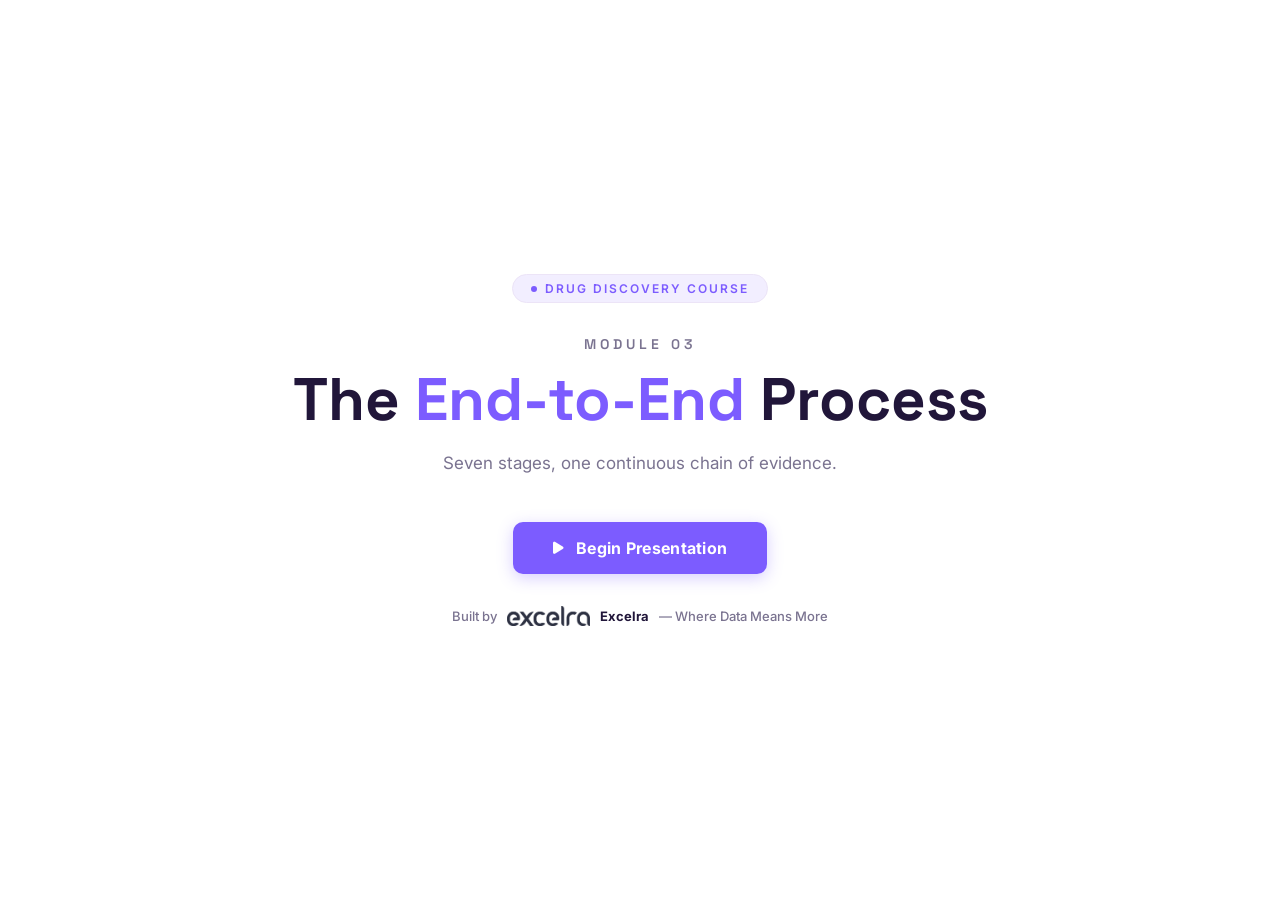
<file: Module 3.html>
<!DOCTYPE html>
<html lang="en">
<head>
<meta charset="UTF-8">
<meta name="viewport" content="width=device-width, initial-scale=1.0, viewport-fit=cover">
<meta http-equiv="Cache-Control" content="no-cache, no-store, must-revalidate">
<meta http-equiv="Pragma" content="no-cache">
<meta http-equiv="Expires" content="0">
<script src="devtools-guard.js"></script>
<script>
// ── Theme propagation: this same-origin iframe shares localStorage with
//    the parent course shell, so we mirror its `courseTheme` key here.
//    Runs before paint (no FOUC), updates live on storage events, and
//    also accepts postMessage({type:'courseTheme', theme:'light'|'dark'})
//    from the parent as a belt-and-suspenders path. Also swaps every
//    img.excelra-logo between Logo.png (light wordmark, for light bg)
//    and Logo-light.png (light wordmark, for dark bg) so the logo never
//    sits in a white box when the theme flips dark.
(function () {
  function swapLogo(t) {
    var name = (t === 'dark') ? 'Logo-light.png' : 'Logo.png';
    var url;
    try { url = new URL(name, document.baseURI).href; } catch (e) { url = name; }
    var imgs = document.querySelectorAll('img.excelra-logo');
    for (var i = 0; i < imgs.length; i++) {
      if (imgs[i].getAttribute('data-logo-current') !== name) {
        imgs[i].setAttribute('data-logo-current', name);
        imgs[i].src = url;
      }
    }
  }
  function applyTheme(t) {
    t = (t === 'dark') ? 'dark' : 'light';
    document.documentElement.setAttribute('data-theme', t);
    swapLogo(t);
  }
  var initial;
  try { initial = localStorage.getItem('courseTheme'); } catch (e) { initial = null; }
  if (initial !== 'dark' && initial !== 'light') initial = 'light';
  applyTheme(initial);
  window.addEventListener('storage', function (e) {
    if (e.key === 'courseTheme') applyTheme(e.newValue === 'dark' ? 'dark' : 'light');
  });
  window.addEventListener('message', function (e) {
    if (e.data && e.data.type === 'courseTheme' && (e.data.theme === 'light' || e.data.theme === 'dark')) {
      applyTheme(e.data.theme);
    }
  });
})();
</script>
<title>Module 3: The End-to-End Process | Excelra</title>
<link href="https://fonts.googleapis.com/css2?family=Inter:wght@300;400;500;600;700;800&family=Space+Grotesk:wght@500;600;700;800&display=swap" rel="stylesheet">
<link rel="stylesheet" href="https://cdnjs.cloudflare.com/ajax/libs/font-awesome/6.5.0/css/all.min.css">
<link rel="stylesheet" href="presentation-enhance.css">
<style>
  :root {
    --bg: #ffffff;
    --surface: #f6f2ff;
    --accent: #7c5cff;
    --accent-soft: rgba(124,92,255,0.10);
    --accent-glow: rgba(124,92,255,0.30);
    --highlight: #c77dff;
    --ink: #21163a;
    --ink-soft: #3a3350;
    --muted: #7a7390;
    --border: #ece4f7;
  }
  [data-theme="dark"] {
    --bg: #130e22;
    --surface: #1c1530;
    --accent: #9b6bff;
    --accent-soft: rgba(124,92,255,0.16);
    --accent-glow: rgba(124,92,255,0.40);
    --highlight: #c77dff;
    --ink: #f4f0ff;
    --ink-soft: #d9d0f2;
    --muted: #a89fc4;
    --border: #2e2350;
  }
  /* The top/bottom bars in light mode fade from solid white to transparent —
     that gradient is hard-coded as rgba(255,255,255,…) and would be an
     eye-burning white strip in dark mode, so it is overridden here. The
     progress-thumb border is also flipped to var(--bg) so the white ring
     doesn't glow against the dark surface. */
  [data-theme="dark"] .top-bar {
    background: linear-gradient(180deg, rgba(19,14,34,0.96) 0%, rgba(19,14,34,0.75) 70%, transparent 100%);
  }
  [data-theme="dark"] .bottom-bar {
    background: linear-gradient(0deg, rgba(19,14,34,0.98) 0%, rgba(19,14,34,0.85) 65%, transparent 100%);
  }
  [data-theme="dark"] .progress-fill::after { border-color: var(--bg); }
  *, *::before, *::after { margin:0; padding:0; box-sizing:border-box; }
  html, body { width:100%; height:100%; overflow:hidden; background:var(--bg); color:var(--ink); font-family:'Inter',sans-serif; transition: background 0.4s ease, color 0.3s ease; }

  /* Quiet backdrop — a faint fixed grid instead of the old dark particle
     animation, which read as generic "AI slide deck" rather than course material. */
  #bgCanvas { position:fixed; inset:0; z-index:0;
    background-image: linear-gradient(var(--border) 1px, transparent 1px), linear-gradient(90deg, var(--border) 1px, transparent 1px);
    background-size: 56px 56px; opacity:0.5;
  }
  .vignette { display:none; }

  #startScreen {
    position:fixed; inset:0; z-index:100; display:flex; flex-direction:column;
    align-items:center; justify-content:center; background:var(--bg);
    transition: opacity 0.8s ease, transform 0.8s ease;
    /* Was clipping/overlapping content on shorter or mid-size laptop
       viewports — the badge/title/subtitle/button could take up more
       vertical space than the viewport had, and the "Built by Excelra"
       brand line (previously absolutely positioned at a fixed distance
       from the bottom) would land right on top of the button instead of
       the layout adapting. Letting this screen scroll internally, and
       giving it its own top/bottom breathing room, means a cramped
       viewport scrolls instead of stacking elements on top of each other. */
    overflow-y:auto; padding:32px 20px;
  }
  #startScreen.hidden { opacity:0; transform:scale(1.05); pointer-events:none; }
  .start-badge {
    display:inline-flex; align-items:center; gap:8px; padding:6px 18px;
    border:1px solid var(--border); border-radius:100px; font-size:12px;
    font-weight:600; letter-spacing:2px; text-transform:uppercase; color:var(--accent);
    margin-bottom:32px; background:var(--accent-soft);
  }
  .start-badge .dot { width:6px; height:6px; border-radius:50%; background:var(--accent); animation:pulse-dot 2s infinite; }
  @keyframes pulse-dot { 0%,100%{opacity:1;transform:scale(1)} 50%{opacity:0.4;transform:scale(0.7)} }
  .start-module { font-family:'Space Grotesk',sans-serif; font-size:14px; font-weight:600; color:var(--muted); letter-spacing:4px; text-transform:uppercase; margin-bottom:12px; }
  .start-title { font-family:'Space Grotesk',sans-serif; font-size:clamp(32px,5.5vw,60px); font-weight:700; line-height:1.15; text-align:center; max-width:800px; margin-bottom:16px; color:var(--ink); }
  .start-title .accent { color:var(--accent); }
  .start-sub { font-size:17px; color:var(--muted); max-width:520px; text-align:center; line-height:1.6; margin-bottom:44px; font-weight:400; }
  .start-btn {
    position:relative; display:inline-flex; align-items:center; gap:12px;
    padding:16px 40px; border:none; border-radius:10px; cursor:pointer;
    background: var(--accent); color:#fff;
    font-family:'Inter',sans-serif; font-size:16px; font-weight:700; letter-spacing:0.3px;
    transition: all 0.2s ease; box-shadow: 0 4px 16px var(--accent-glow);
  }
  .start-btn:hover { transform:translateY(-1px); box-shadow: 0 8px 22px var(--accent-glow); }
  .start-btn:active { transform:scale(0.98); }
  .start-btn i { font-size:14px; }
  .start-brand {
    /* No longer absolutely positioned at a fixed distance from the
       bottom of the screen (that's what let it land on top of the
       "Begin Presentation" button whenever the centered content above
       it grew taller than the available height). It now simply flows
       in normal document order after the button, with its own margin —
       so it always sits below the button with clear space, on any
       screen size, and the pair scroll together if needed instead of
       overlapping. */
    position:static; margin-top:32px;
    display:flex; align-items:center; justify-content:center; flex-wrap:wrap;
    gap:10px; color:var(--muted); font-size:13px; font-weight:500; text-align:center;
  }

  #presentation {
    position:fixed; inset:0; z-index:10; display:flex; align-items:center;
    padding:0 8vw; opacity:0; transition:opacity 0.5s ease; pointer-events:none;
    background:var(--bg);
  }
  #presentation.active { opacity:1; pointer-events:auto; }
  .slide-num {
    position:absolute; left:5vw; top:50%; transform:translateY(-50%);
    font-family:'Space Grotesk',sans-serif; font-size:clamp(90px,16vw,220px);
    font-weight:800; color:var(--surface); line-height:1; pointer-events:none;
    transition: opacity 0.5s ease, transform 0.5s ease; user-select:none;
  }
  .slide-num.fade-out { opacity:0; transform:translateY(-50%) scale(0.9); }
  .slide-content { position:relative; z-index:1; margin-left:clamp(80px,13vw,190px); max-width:720px; width:100%; }
  .slide-label {
    display:inline-flex; align-items:center; gap:8px; font-size:11px; font-weight:700;
    letter-spacing:3px; text-transform:uppercase; color:var(--accent); margin-bottom:20px;
    opacity:0; transform:translateY(15px); transition: all 0.6s cubic-bezier(0.4,0,0.2,1);
  }
  .slide-label.visible { opacity:1; transform:translateY(0); }
  .slide-label .line { width:24px; height:2px; background:var(--accent); border-radius:2px; }
  .slide-title {
    font-family:'Space Grotesk',sans-serif; font-size:clamp(26px,3.4vw,42px);
    font-weight:700; line-height:1.2; margin-bottom:30px; color:var(--ink);
    opacity:0; transform:translateY(20px); transition: all 0.7s cubic-bezier(0.4,0,0.2,1) 0.1s;
  }
  .slide-title.visible { opacity:1; transform:translateY(0); }
  .slide-title .hl { color:var(--highlight); }

  .bullet {
    display:flex; gap:14px; margin-bottom:16px; opacity:0; transform:translateX(-16px);
    transition: all 0.6s cubic-bezier(0.4,0,0.2,1);
    padding:14px 16px; border-radius:10px; border:1px solid var(--border); background:var(--surface);
  }
  .bullet.visible { opacity:1; transform:translateX(0); }
  .bullet-icon {
    flex-shrink:0; width:28px; height:28px; border-radius:8px; background:var(--accent-soft);
    color:var(--accent); display:flex; align-items:center; justify-content:center; font-size:13px;
    margin-top:1px;
  }
  .bullet-text { font-size:clamp(14px,1.4vw,16px); line-height:1.65; color:var(--ink-soft); font-weight:400; }
  .bullet-text .key { color:var(--highlight); font-weight:600; }
  .bullet-text .em { color:var(--accent); font-weight:600; }

  .title-slide .slide-content { margin-left:0; text-align:center; display:flex; flex-direction:column; align-items:center; }
  .title-slide .slide-title { font-size:clamp(30px,4.4vw,52px); margin-bottom:12px; }
  .title-slide .slide-subtitle { font-size:clamp(15px,1.8vw,20px); color:var(--muted); font-weight:400; margin-bottom:8px; opacity:0; transform:translateY(15px); transition:all 0.6s ease 0.3s; }
  .title-slide .slide-subtitle.visible { opacity:1; transform:translateY(0); }
  .title-slide .slide-brand { font-size:13px; color:var(--accent); font-weight:600; letter-spacing:2px; text-transform:uppercase; opacity:0; transition:all 0.6s ease 0.5s; }
  .title-slide .slide-brand.visible { opacity:1; }

  .summary-grid { display:grid; grid-template-columns:1fr 1fr; gap:12px; margin-top:4px; }
  .summary-card {
    padding:16px 18px; border-radius:10px; border:1px solid var(--border);
    background:var(--surface); opacity:0; transform:translateY(15px) scale(0.97);
    transition: all 0.6s cubic-bezier(0.4,0,0.2,1);
  }
  .summary-card.visible { opacity:1; transform:translateY(0) scale(1); }
  .summary-card .sc-icon { font-size:17px; color:var(--accent); margin-bottom:8px; }
  .summary-card .sc-text { font-size:13px; line-height:1.6; color:var(--ink-soft); }
  .summary-card .sc-text .key { color:var(--highlight); font-weight:600; }

  .closing-slide .slide-content { margin-left:0; text-align:center; display:flex; flex-direction:column; align-items:center; }

  /* ── Diagram slide type: real pipeline / flow visual instead of bullets ── */
  .slide-content.has-diagram { max-width:980px; }
  .diagram-flow {
    display:flex; align-items:flex-start; justify-content:space-between; flex-wrap:nowrap;
    gap:0; margin:8px 0 26px; overflow-x:auto; padding-bottom:6px;
  }
  .diagram-node {
    display:flex; flex-direction:column; align-items:center; text-align:center;
    flex:1 1 0; min-width:56px; max-width:120px;
    opacity:0; transform:translateY(12px); transition: all 0.5s cubic-bezier(0.4,0,0.2,1);
  }
  .diagram-node.visible { opacity:1; transform:translateY(0); }
  .diagram-node-icon {
    width:44px; height:44px; border-radius:11px; display:flex; align-items:center; justify-content:center;
    background:var(--surface); border:1.5px solid var(--border); color:var(--muted); font-size:15px;
    transition: all 0.3s ease; margin-bottom:8px; flex-shrink:0;
  }
  .diagram-node.current .diagram-node-icon { background:var(--accent); border-color:var(--accent); color:#fff; box-shadow:0 4px 14px var(--accent-glow); }
  .diagram-node.done .diagram-node-icon { background:var(--accent-soft); border-color:var(--accent); color:var(--accent); }
  .diagram-node-label { font-size:10px; font-weight:700; color:var(--ink-soft); line-height:1.3; }
  .diagram-node.current .diagram-node-label { color:var(--accent); }
  .diagram-arrow { color:var(--border); font-size:13px; margin:14px 1px 0; flex:0 0 auto; }
  .diagram-arrow.done { color:var(--accent); }
  .diagram-detail {
    padding:16px 20px; border-radius:10px; background:var(--surface); border:1px solid var(--border);
    border-left:3px solid var(--accent);
  }
  .diagram-detail-label { font-size:11px; font-weight:700; letter-spacing:1.5px; text-transform:uppercase; color:var(--accent); margin-bottom:6px; }
  .diagram-detail-text { font-size:clamp(14px,1.4vw,16px); line-height:1.65; color:var(--ink-soft); }
  .diagram-detail-text .key { color:var(--highlight); font-weight:600; }
  .diagram-detail-text .em { color:var(--accent); font-weight:600; }

  .top-bar {
    position:fixed; top:0; left:0; right:0; z-index:20; display:flex;
    align-items:center; justify-content:space-between; padding:20px 32px;
    background:linear-gradient(180deg, rgba(255,255,255,0.96) 0%, rgba(255,255,255,0.75) 70%, transparent 100%);
    opacity:0; transition:opacity 0.5s ease;
  }
  .top-bar.visible { opacity:1; }
  .top-bar-left { display:flex; align-items:center; gap:10px; }
  .top-bar-logo { font-family:'Space Grotesk',sans-serif; font-size:16px; font-weight:700; color:var(--ink); letter-spacing:0.5px; }
  .top-bar-logo span { color:var(--accent); }
  .top-bar-right { display:flex; align-items:center; gap:16px; }
  .module-chip {
    padding:5px 14px; border-radius:100px; border:1px solid var(--accent); background:var(--accent-soft);
    font-size:11px; font-weight:700; letter-spacing:2px; text-transform:uppercase; color:var(--accent);
  }
  .bottom-bar {
    position:fixed; bottom:0; left:0; right:0; z-index:20; padding:0 32px 24px;
    background:linear-gradient(0deg, rgba(255,255,255,0.98) 0%, rgba(255,255,255,0.85) 65%, transparent 100%);
    opacity:0; transition:opacity 0.5s ease;
  }
  .bottom-bar.visible { opacity:1; }
  .progress-track {
    width:100%; height:5px; background:var(--border); border-radius:3px;
    margin-bottom:18px; overflow:visible; cursor:pointer; position:relative;
  }
  .progress-fill {
    height:100%; width:0%; border-radius:3px; background:var(--accent);
    transition:width 0.4s ease; position:relative;
  }
  .progress-fill.scrubbing { transition:none; }
  .progress-fill::after {
    content:''; position:absolute; right:-6px; top:50%; transform:translateY(-50%);
    width:14px; height:14px; border-radius:50%; background:var(--accent); border:2.5px solid #fff;
    box-shadow:0 1px 4px rgba(0,0,0,0.25);
  }
  .controls-row { display:flex; align-items:center; justify-content:space-between; }
  .controls-left { display:flex; align-items:center; gap:8px; }
  .controls-right { display:flex; align-items:center; gap:12px; }
  .ctrl-btn {
    width:40px; height:40px; border:none; border-radius:10px; cursor:pointer;
    background:var(--surface); color:var(--ink-soft); font-size:14px;
    display:flex; align-items:center; justify-content:center;
    transition:all 0.2s ease; border:1px solid var(--border);
  }
  .ctrl-btn:hover { background:var(--accent-soft); border-color:var(--accent); color:var(--accent); }
  .ctrl-btn.active { color:var(--accent); background:var(--accent-soft); border-color:var(--accent); }
  .ctrl-btn.play-btn { width:48px; height:48px; border-radius:14px; font-size:16px; background:var(--accent); color:#fff; border-color:var(--accent); }
  .ctrl-btn.play-btn:hover { background:#6b4ce6; color:#fff; }
  .audio-wave { display:flex; align-items:center; gap:3px; height:20px; margin-left:8px; }
  .audio-wave .bar { width:3px; border-radius:3px; background:var(--accent); animation:wave 0.8s ease-in-out infinite; }
  .audio-wave .bar:nth-child(1) { height:8px; animation-delay:0s; }
  .audio-wave .bar:nth-child(2) { height:14px; animation-delay:0.15s; }
  .audio-wave .bar:nth-child(3) { height:10px; animation-delay:0.3s; }
  .audio-wave .bar:nth-child(4) { height:16px; animation-delay:0.1s; }
  .audio-wave .bar:nth-child(5) { height:6px; animation-delay:0.25s; }
  .audio-wave.paused .bar { animation-play-state:paused; height:4px !important; }
  @keyframes wave { 0%,100%{transform:scaleY(0.4)} 50%{transform:scaleY(1)} }
  .slide-counter { font-size:12px; font-weight:600; color:var(--muted); letter-spacing:1px; font-variant-numeric:tabular-nums; }
  .slide-counter .current { color:var(--accent); font-size:14px; }
  .transition-overlay {
    position:fixed; inset:0; z-index:15; background:var(--bg);
    opacity:0; pointer-events:none; transition:opacity 0.3s ease;
  }
  .transition-overlay.active { opacity:1; }

  #introVideo, #outroVideo {
    position:fixed; inset:0; z-index:10; width:100%; height:100%;
    object-fit:contain; background:#000; display:none;
  }

  @media (max-width:768px) {
    .slide-num { font-size:80px; left:2vw; }
    .slide-content { margin-left:clamp(50px,11vw,120px); }
    .summary-grid { grid-template-columns:1fr; }
    .top-bar, .bottom-bar { padding-left:16px; padding-right:16px; }
    .bottom-bar { padding-bottom:16px; }
    .start-brand { margin-top:20px; }
    .diagram-node { width:78px; }
    .diagram-node-icon { width:42px; height:42px; font-size:15px; }
  }
  @media (max-width:480px) {
    .slide-num { display:none; }
    .slide-content { margin-left:0; }
  }
  /* Mid-size and smaller laptop screens are usually limited on *height*
     (a browser window on a 1366x768 or similar display often has well
     under 700px of usable viewport height once browser chrome is
     accounted for) rather than width — this is the actual dimension
     that was causing the start screen's content to grow taller than
     the viewport and overlap the "Built by Excelra" brand line. */
  @media (max-height:700px) {
    .start-badge { margin-bottom:16px; }
    .start-module { margin-bottom:8px; }
    .start-title { margin-bottom:10px; font-size:clamp(24px,5vw,40px); }
    .start-sub { margin-bottom:22px; }
    .start-brand { margin-top:16px; font-size:12px; }
  }
  @media (prefers-reduced-motion:reduce) {
    *, *::before, *::after { animation-duration:0.01ms !important; transition-duration:0.01ms !important; }
  }
</style>
</head>
<body>

<div id="bgCanvas" aria-hidden="true"></div>
<div class="vignette" aria-hidden="true"></div>

<div id="startScreen" role="dialog" aria-label="Start presentation">
  <div class="start-badge"><div class="dot"></div> Drug Discovery Course</div>
  <div class="start-module">Module 03</div>
  <h1 class="start-title">The <span class="accent">End-to-End</span> Process</h1>
  <p class="start-sub">Seven stages, one continuous chain of evidence.</p>
  <button class="start-btn" id="startBtn" aria-label="Begin presentation"><i class="fas fa-play"></i> Begin Presentation</button>
  <div class="start-brand">
    <span>Built by</span>
    <img src="Logo.png" alt="Excelra" class="excelra-logo" style="height:20px;width:auto;" data-logo-current="Logo.png">
    <span style="color:var(--ink);font-weight:700;">Excelra</span>
    <span style="color:var(--muted);">— Where Data Means More</span>
  </div>
</div>

<div class="transition-overlay" id="transOverlay" aria-hidden="true"></div>

<video id="introVideo" src="Introduction.mp4" playsinline></video>
<video id="outroVideo" src="Outro.mp4" playsinline></video>

<header class="top-bar" id="topBar">
  <div class="top-bar-left">
    <div class="top-bar-logo">Excel<span>ra</span></div>
  </div>
  <div class="top-bar-right">
    <div class="module-chip">Module 03</div>
  </div>
</header>

<main id="presentation" aria-live="polite">
  <div class="slide-num" id="slideNum" aria-hidden="true">01</div>
  <div class="slide-content" id="slideContent"></div>
</main>

<footer class="bottom-bar" id="bottomBar">
  <div class="progress-track" id="progressTrack" role="progressbar" aria-valuemin="0" aria-valuemax="100">
    <div class="progress-fill" id="progressFill"></div>
  </div>
  <div class="controls-row">
    <div class="controls-left">
      <button class="ctrl-btn" id="btnRestart" title="Restart" aria-label="Restart"><i class="fas fa-rotate-left"></i></button>
      <button class="ctrl-btn" id="btnPrev" title="Previous section" aria-label="Previous section"><i class="fas fa-backward-step"></i></button>
      <button class="ctrl-btn play-btn" id="btnPlay" title="Play / Pause" aria-label="Play or Pause"><i class="fas fa-pause"></i></button>
      <button class="ctrl-btn" id="btnNext" title="Next section" aria-label="Next section"><i class="fas fa-forward-step"></i></button>
      <div class="audio-wave" id="audioWave">
        <div class="bar"></div><div class="bar"></div><div class="bar"></div><div class="bar"></div><div class="bar"></div>
      </div>
    </div>
    <div class="controls-right">
      <button class="ctrl-btn" id="btnMute" title="Mute / Unmute" aria-label="Mute or Unmute"><i class="fas fa-volume-high"></i></button>
      <button class="ctrl-btn" id="btnFullscreen" title="Full screen" aria-label="Toggle full screen"><i class="fas fa-expand"></i></button>
      <div class="slide-counter"><span class="current" id="counterCurrent">01</span> / <span id="counterTotal">01</span></div>
    </div>
  </div>
</footer>

<script src="voice-engine.js"></script>
<script>
const slides = [
  {
    "type": "title",
    "label": "Module 03",
    "title": "The <span class=\"hl\">End-to-End</span> Process",
    "subtitle": "Walking the full pipeline, stage by stage",
    "brand": "Excelra — Where Data Means More",
    "segments": [
      "Welcome to Module Three, the End-to-End Process. Let's walk the entire pipeline, stage by stage, in the exact order it happens."
    ]
  },
  {
    "type": "concept",
    "label": "Evidence Chain",
    "title": "How Science Becomes <span class=\"hl\">Medicine</span>",
    "content": "<div style=\"display:flex;flex-direction:column;align-items:center;gap:0;margin:1.6rem auto;max-width:520px;font-family:Inter,sans-serif;\"><div style=\"width:100%;padding:0.7rem 1rem;background:var(--surface);border:1.5px solid var(--accent);border-radius:10px;color:var(--ink);font-weight:700;text-align:center;box-shadow:0 4px 14px var(--accent-glow);\">Hypothesis</div><div style=\"display:flex;flex-direction:column;align-items:center;\"><div style=\"width:2px;height:10px;background:var(--accent);\"></div><i class=\"fas fa-chevron-down\" style=\"color:var(--accent);font-size:13px;margin:1px 0;\"></i><div style=\"width:2px;height:10px;background:var(--accent);\"></div></div><div style=\"width:100%;padding:0.7rem 1rem;background:var(--surface);border:1.5px solid var(--accent);border-radius:10px;color:var(--ink);font-weight:700;text-align:center;box-shadow:0 4px 14px var(--accent-glow);\">Experiment</div><div style=\"display:flex;flex-direction:column;align-items:center;\"><div style=\"width:2px;height:10px;background:var(--accent);\"></div><i class=\"fas fa-chevron-down\" style=\"color:var(--accent);font-size:13px;margin:1px 0;\"></i><div style=\"width:2px;height:10px;background:var(--accent);\"></div></div><div style=\"width:100%;padding:0.7rem 1rem;background:var(--surface);border:1.5px solid var(--accent);border-radius:10px;color:var(--ink);font-weight:700;text-align:center;box-shadow:0 4px 14px var(--accent-glow);\">Evidence</div><div style=\"display:flex;flex-direction:column;align-items:center;\"><div style=\"width:2px;height:10px;background:var(--accent);\"></div><i class=\"fas fa-chevron-down\" style=\"color:var(--accent);font-size:13px;margin:1px 0;\"></i><div style=\"width:2px;height:10px;background:var(--accent);\"></div></div><div style=\"width:100%;padding:0.7rem 1rem;background:var(--surface);border:1.5px solid var(--accent);border-radius:10px;color:var(--ink);font-weight:700;text-align:center;box-shadow:0 4px 14px var(--accent-glow);\">Submission</div><div style=\"display:flex;flex-direction:column;align-items:center;\"><div style=\"width:2px;height:10px;background:var(--accent);\"></div><i class=\"fas fa-chevron-down\" style=\"color:var(--accent);font-size:13px;margin:1px 0;\"></i><div style=\"width:2px;height:10px;background:var(--accent);\"></div></div><div style=\"width:100%;padding:0.85rem 1.1rem;background:var(--accent);border:1.5px solid var(--accent);border-radius:10px;color:#fff;font-weight:800;text-align:center;box-shadow:0 6px 18px var(--accent-glow);letter-spacing:0.3px;\">Approval</div></div>",
    "segments": [
      "Underneath every pipeline stage is the same chain — hypothesis, experiment, evidence, submission, approval."
    ]
  },
  {
    "type": "diagram",
    "label": "Stage 1 of 7",
    "title": "Target <span class=\"hl\">Identification</span>",
    "stages": [
      {
        "icon": "fa-crosshairs",
        "label": "Target ID"
      },
      {
        "icon": "fa-check-double",
        "label": "Target Validation"
      },
      {
        "icon": "fa-magnifying-glass",
        "label": "Hit Discovery"
      },
      {
        "icon": "fa-screwdriver-wrench",
        "label": "Hit-to-Lead"
      },
      {
        "icon": "fa-sliders",
        "label": "Lead Optimization"
      },
      {
        "icon": "fa-flask",
        "label": "Preclinical"
      },
      {
        "icon": "fa-file-signature",
        "label": "IND Filing"
      }
    ],
    "currentIndex": 0,
    "detail": "Pinpoint the biological molecule — usually a protein — driving the disease.",
    "segments": [
      "The pipeline begins with <span class=\"key\">Target Identification</span> — pinpointing the biological molecule linked to a disease."
    ]
  },
  {
    "type": "diagram",
    "label": "Stage 2 of 7",
    "title": "Target <span class=\"hl\">Validation</span>",
    "stages": [
      {
        "icon": "fa-crosshairs",
        "label": "Target ID"
      },
      {
        "icon": "fa-check-double",
        "label": "Target Validation"
      },
      {
        "icon": "fa-magnifying-glass",
        "label": "Hit Discovery"
      },
      {
        "icon": "fa-screwdriver-wrench",
        "label": "Hit-to-Lead"
      },
      {
        "icon": "fa-sliders",
        "label": "Lead Optimization"
      },
      {
        "icon": "fa-flask",
        "label": "Preclinical"
      },
      {
        "icon": "fa-file-signature",
        "label": "IND Filing"
      }
    ],
    "currentIndex": 1,
    "detail": "Confirm the target genuinely changes the disease when it's acted on.",
    "segments": [
      "It is immediately followed by <span class=\"key\">Target Validation</span> — confirming that the target actually changes the disease when it's acted on."
    ]
  },
  {
    "type": "diagram",
    "label": "Stage 3 of 7",
    "title": "<span class=\"hl\">Hit Discovery</span>",
    "stages": [
      {
        "icon": "fa-crosshairs",
        "label": "Target ID"
      },
      {
        "icon": "fa-check-double",
        "label": "Target Validation"
      },
      {
        "icon": "fa-magnifying-glass",
        "label": "Hit Discovery"
      },
      {
        "icon": "fa-screwdriver-wrench",
        "label": "Hit-to-Lead"
      },
      {
        "icon": "fa-sliders",
        "label": "Lead Optimization"
      },
      {
        "icon": "fa-flask",
        "label": "Preclinical"
      },
      {
        "icon": "fa-file-signature",
        "label": "IND Filing"
      }
    ],
    "currentIndex": 2,
    "detail": "Screen compound libraries for molecules with real, measurable activity.",
    "segments": [
      "Next comes <span class=\"key\">Hit Discovery</span>: screening compound libraries for molecules that show real, measurable activity against the validated target."
    ]
  },
  {
    "type": "diagram",
    "label": "Stage 4 of 7",
    "title": "<span class=\"hl\">Hit-to-Lead</span>",
    "stages": [
      {
        "icon": "fa-crosshairs",
        "label": "Target ID"
      },
      {
        "icon": "fa-check-double",
        "label": "Target Validation"
      },
      {
        "icon": "fa-magnifying-glass",
        "label": "Hit Discovery"
      },
      {
        "icon": "fa-screwdriver-wrench",
        "label": "Hit-to-Lead"
      },
      {
        "icon": "fa-sliders",
        "label": "Lead Optimization"
      },
      {
        "icon": "fa-flask",
        "label": "Preclinical"
      },
      {
        "icon": "fa-file-signature",
        "label": "IND Filing"
      }
    ],
    "currentIndex": 3,
    "detail": "Optimize initial hits into better drug-like candidates. Typically <span class=\"key\">3–12 months</span>.",
    "segments": [
      "Promising hits move into <span class=\"key\">Hit-to-Lead</span>. Its whole purpose is to optimize initial hits for better drug-like properties — not to identify targets, not to screen for activity, and not to test in animal models. That optimization work is specific to this stage.",
      "This stage typically takes <span class=\"key\">three to twelve months</span>."
    ]
  },
  {
    "type": "diagram",
    "label": "Stage 5 of 7",
    "title": "<span class=\"hl\">Lead Optimization</span>",
    "stages": [
      {
        "icon": "fa-crosshairs",
        "label": "Target ID"
      },
      {
        "icon": "fa-check-double",
        "label": "Target Validation"
      },
      {
        "icon": "fa-magnifying-glass",
        "label": "Hit Discovery"
      },
      {
        "icon": "fa-screwdriver-wrench",
        "label": "Hit-to-Lead"
      },
      {
        "icon": "fa-sliders",
        "label": "Lead Optimization"
      },
      {
        "icon": "fa-flask",
        "label": "Preclinical"
      },
      {
        "icon": "fa-file-signature",
        "label": "IND Filing"
      }
    ],
    "currentIndex": 4,
    "detail": "Refine the strongest candidate using <span class=\"key\">ADMET and safety profiling data</span>.",
    "segments": [
      "The strongest candidate is refined further in <span class=\"key\">Lead Optimization</span>.",
      "This is where <span class=\"key\">ADMET properties and safety profiling data</span> become essential — not target data, and not just virtual screening; this stage is about refining safety and performance."
    ]
  },
  {
    "type": "diagram",
    "label": "Stage 6 of 7",
    "title": "<span class=\"hl\">Preclinical Studies</span>",
    "stages": [
      {
        "icon": "fa-crosshairs",
        "label": "Target ID"
      },
      {
        "icon": "fa-check-double",
        "label": "Target Validation"
      },
      {
        "icon": "fa-magnifying-glass",
        "label": "Hit Discovery"
      },
      {
        "icon": "fa-screwdriver-wrench",
        "label": "Hit-to-Lead"
      },
      {
        "icon": "fa-sliders",
        "label": "Lead Optimization"
      },
      {
        "icon": "fa-flask",
        "label": "Preclinical"
      },
      {
        "icon": "fa-file-signature",
        "label": "IND Filing"
      }
    ],
    "currentIndex": 5,
    "detail": "The <span class=\"key\">longest stage</span> in the pipeline — safety cannot be rushed.",
    "segments": [
      "<span class=\"key\">Preclinical Studies</span> come next. Of every stage in the entire pipeline, this one takes the <span class=\"key\">longest</span>, because safety simply cannot be rushed."
    ]
  },
  {
    "type": "diagram",
    "label": "Stage 7 of 7",
    "title": "<span class=\"hl\">IND Filing</span>",
    "stages": [
      {
        "icon": "fa-crosshairs",
        "label": "Target ID"
      },
      {
        "icon": "fa-check-double",
        "label": "Target Validation"
      },
      {
        "icon": "fa-magnifying-glass",
        "label": "Hit Discovery"
      },
      {
        "icon": "fa-screwdriver-wrench",
        "label": "Hit-to-Lead"
      },
      {
        "icon": "fa-sliders",
        "label": "Lead Optimization"
      },
      {
        "icon": "fa-flask",
        "label": "Preclinical"
      },
      {
        "icon": "fa-file-signature",
        "label": "IND Filing"
      }
    ],
    "currentIndex": 6,
    "detail": "File the Investigational New Drug application. <span class=\"key\">~10%</span> of trial entrants ultimately succeed.",
    "segments": [
      "Finally, <span class=\"key\">IND Filing</span> — the Investigational New Drug application — clears the way for human trials.",
      "Even after that milestone, only around <span class=\"key\">ten percent</span> of compounds that reach clinical trials ultimately succeed."
    ]
  },
  {
    "type": "concept",
    "label": "The Engine Room",
    "title": "The Optimization <span class=\"hl\">Loop</span>",
    "content": "<div class='arch-diagram'><div class='arch-flow'><div class='arch-node'><div class='arch-ico'><i class='fas fa-pen-ruler'></i></div><div class='arch-t'>Design</div><div class='arch-d'>Plan the next, better molecule</div></div><div class='arch-arrow'><i class='fas fa-arrow-right'></i></div><div class='arch-node'><div class='arch-ico'><i class='fas fa-flask'></i></div><div class='arch-t'>Make</div><div class='arch-d'>Synthesize it in the lab</div></div><div class='arch-arrow'><i class='fas fa-arrow-right'></i></div><div class='arch-node'><div class='arch-ico'><i class='fas fa-vials'></i></div><div class='arch-t'>Test</div><div class='arch-d'>Measure activity, ADMET, safety</div></div><div class='arch-arrow'><i class='fas fa-arrow-right'></i></div><div class='arch-node primary'><div class='arch-ico'><i class='fas fa-chart-line'></i></div><div class='arch-t'>Analyse</div><div class='arch-d'>Compare against what the candidate needs</div></div></div><div class='arch-cap'>…and the analysis feeds the next design — round after round</div></div>",
    "segments": [
      "Before we leave the stages behind, let's zoom in on the middle of the pipeline — because stages four and five do not happen once. They run as a loop.",
      "A chemist designs the next, better molecule. It is made in the lab, tested for activity, ADMET and safety, and the results are analysed against what the candidate still needs.",
      "Then that analysis feeds the next design — around and around, round after round, until the candidate is strong enough to advance.",
      "Hit-to-Lead and Lead Optimization are simply this loop run with discipline — three to twelve months of it in Hit-to-Lead alone."
    ]
  },
  {
    "type": "content",
    "label": "The Gates",
    "title": "What the Diagram <span class=\"key\">Does Not Show</span>",
    "segments": [
      "There is one thing the pipeline diagram leaves out. Between every pair of stages sits a <span class=\"key\">gate</span>.",
      "A gate is a deliberate <span class=\"em\">go or no-go decision</span>, taken against criteria agreed in advance, on the evidence the stage just produced.",
      "Gates are why the pipeline works at all. They are also why data quality matters so much, because a gate decision can only ever be as good as the data put in front of it."
    ]
  },
  {
    "type": "concept",
    "label": "Gates, Drawn In",
    "title": "The Pipeline, <span class=\"hl\">With Its Gates</span>",
    "content": "<div class='arch-diagram'><div class='arch-flow'><div class='arch-node'><div class='arch-ico'><i class='fas fa-magnifying-glass'></i></div><div class='arch-t'>Hit Discovery</div><div class='arch-d'>Produces activity evidence</div></div><div class='arch-arrow'><i class='fas fa-arrow-right'></i></div><div class='arch-node accent'><div class='arch-ico'><i class='fas fa-code-branch'></i></div><div class='arch-t'>Gate</div><div class='arch-d'>Go · No-Go</div></div><div class='arch-arrow'><i class='fas fa-arrow-right'></i></div><div class='arch-node'><div class='arch-ico'><i class='fas fa-screwdriver-wrench'></i></div><div class='arch-t'>Hit-to-Lead</div><div class='arch-d'>Optimizes the hits</div></div><div class='arch-arrow'><i class='fas fa-arrow-right'></i></div><div class='arch-node accent'><div class='arch-ico'><i class='fas fa-code-branch'></i></div><div class='arch-t'>Gate</div><div class='arch-d'>Go · No-Go</div></div><div class='arch-arrow'><i class='fas fa-arrow-right'></i></div><div class='arch-node'><div class='arch-ico'><i class='fas fa-sliders'></i></div><div class='arch-t'>Lead Optimization</div><div class='arch-d'>Refines the strongest candidate</div></div></div><div class='arch-cap'>The same gate repeats between every pair of stages — all the way to IND Filing</div></div>",
    "segments": [
      "Here is the pipeline with the missing piece finally drawn in. Between each pair of neighboring stages sits a gate — a deliberate go or no-go decision.",
      "Follow the pattern: a stage produces evidence, and its gate checks that evidence against criteria agreed in advance. Pass, and the candidate moves forward.",
      "Miss the criteria, and the journey stops right there — no matter how promising the chemistry looked.",
      "The diagram shows three neighboring stages, but the same gate repeats between every pair — all seven stages, all the way to the IND filing."
    ]
  },
  {
    "type": "content",
    "label": "The Handoffs",
    "title": "Where Data <span class=\"key\">Gets Lost</span>",
    "segments": [
      "The riskiest moments in this pipeline are not the experiments. They are the handoffs between them.",
      "A result that lives only in one team's spreadsheet. An <span class=\"em\">assay condition</span> nobody wrote down. A compound identifier that changes format between two systems.",
      "None of those are scientific failures. They are <span class=\"key\">data failures</span>, and they are the most common reason good work has to be repeated."
    ]
  },
  {
    "type": "content",
    "label": "Deeper Look",
    "title": "What a <span class=\"hl\">Good Handoff</span> Looks Like",
    "segments": [
      "So what does a good handoff look like? The result travels as a <span class=\"key\">structured record</span> — compound, measurement, and the conditions it was measured under, all together in one place.",
      "Identifiers stay <span class=\"em\">consistent between systems</span>, so the same compound is recognizable wherever it goes — no format changes, no guesswork.",
      "And nothing lives only in one team's spreadsheet or one person's memory — <span class=\"key\">the context travels with the data</span>, so the next team can trust what they receive.",
      "That is the quiet difference between a pipeline that keeps repeating its good work, and one that builds on it stage after stage."
    ]
  },
  {
    "type": "summary",
    "label": "Recap",
    "title": "The Full <span class=\"hl\">Pipeline</span>, In Order",
    "cards": [
      {
        "icon": "fa-crosshairs",
        "text": "1. Target ID → 2. Target Validation → 3. Hit Discovery"
      },
      {
        "icon": "fa-wrench",
        "text": "4. <span class=\"key\">Hit-to-Lead</span> (3–12 months) → 5. Lead Optimization (ADMET + safety)"
      },
      {
        "icon": "fa-hourglass",
        "text": "6. <span class=\"key\">Preclinical Studies</span> — the longest stage"
      },
      {
        "icon": "fa-file-signature",
        "text": "7. <span class=\"key\">IND Filing</span> — ~10% of trial entrants succeed"
      }
    ],
    "segments": [
      "That is the full seven-stage pipeline, in exact order: target identification, target validation, hit discovery, hit-to-lead, lead optimization, preclinical studies, and IND filing."
    ]
  },
  {
    "type": "closing",
    "label": "Next Up",
    "title": "Ready for the <span class=\"hl\">Pipeline Sequencer</span>?",
    "subtitle": "Module 4: Key Terminologies",
    "brand": "Remember the exact order — good luck!",
    "segments": [
      "That completes Module Three.",
      "Next, we will define the exact terminology used at every one of these stages.",
      "You are now ready for the quiz and the Pipeline Sequencer game — remember the order. Good luck."
    ]
  }
];

// Voice selection (including the Mac/Windows consistency and
// mid-presentation-stability fixes) is fully owned by voice-engine.js
// now — this page just needs `synth` for cancel/pause/resume calls.
const synth = window.presentationVoice.synth;

// ── Section model: [0]=intro clip, [1..N]=slides, [N+1]=outro clip ──
const totalSections = slides.length + 2;
let currentSection = 0;
let currentSlide = 0;

// ── Forward-seek guard ───────────────────────────────────────────
// Learners can always scrub BACKWARD to replay anything already seen,
// but dragging/clicking the progress bar past the furthest section
// they've actually reached snaps back — same rule as the plain-video
// lessons elsewhere in the course. Progress is remembered per module
// (scoped by page title, which is unique per module) so it isn't lost
// on revisiting later.
// ── Task 13 audit (light-purple theme pass): CONFIRMED this guard
// already closes every manual forward-skip path — (1) seek-bar preview
// AND commit are both clamped to maxSectionReached inside
// previewAt()/commitScrub(); (2) the dedicated Next (#btnNext) click
// handler short-circuits when nextIndex > maxSectionReached and shows
// the blocked hint instead of advancing; (3) the ArrowRight keyboard
// handler does the same; (4) auto-advance via playCurrentSlide() →
// goToSection() → recordSectionReached() keeps extending the frontier
// as narration naturally plays through, so playback itself is never
// blocked. Backwards navigation (Previous button / ArrowLeft) is
// intentionally left unguarded so replays stay possible. No manual
// input path lets a learner jump past the furthest section reached.
const seekGuardKey = 'presentationMaxSection_' + document.title;
let maxSectionReached = parseInt(localStorage.getItem(seekGuardKey), 10) || 0;
function recordSectionReached(index) {
  if (index > maxSectionReached) {
    maxSectionReached = index;
    try { localStorage.setItem(seekGuardKey, String(maxSectionReached)); } catch (e) {}
  }
}
function showSeekBlockedHint() {
  const old = document.getElementById('seekBlockedHint');
  if (old) old.remove();
  const hint = document.createElement('div');
  hint.id = 'seekBlockedHint';
  hint.textContent = "Keep watching to unlock further along.";
  hint.style.cssText = 'position:fixed;left:50%;bottom:92px;transform:translateX(-50%);' +
    'background:rgba(20,24,34,0.92);color:#fff;font-family:Inter,sans-serif;font-size:13px;' +
    'font-weight:600;padding:10px 18px;border-radius:8px;z-index:50;pointer-events:none;' +
    'box-shadow:0 6px 20px rgba(0,0,0,0.25);opacity:0;transition:opacity 0.2s ease;';
  document.body.appendChild(hint);
  requestAnimationFrame(() => { hint.style.opacity = '1'; });
  setTimeout(() => { hint.style.opacity = '0'; setTimeout(() => hint.remove(), 250); }, 1600);
}
let isPlaying = false;
let isMuted = false;
let currentUtterance = null;
let segmentTimeout = null;
let isTransitioning = false;
let genToken = 0; // bumped on every stop/jump so a stale slide's speech callback can never affect whatever plays next

const slideNum = document.getElementById('slideNum');
const slideContent = document.getElementById('slideContent');
const progressFill = document.getElementById('progressFill');
const counterCurrent = document.getElementById('counterCurrent');
const counterTotal = document.getElementById('counterTotal');
const audioWave = document.getElementById('audioWave');
const transOverlay = document.getElementById('transOverlay');
const btnPlay = document.getElementById('btnPlay');
const btnMute = document.getElementById('btnMute');
const btnPrev = document.getElementById('btnPrev');
const btnNext = document.getElementById('btnNext');
const btnRestart = document.getElementById('btnRestart');
const introVideoEl = document.getElementById('introVideo');
const outroVideoEl = document.getElementById('outroVideo');

counterTotal.textContent = String(totalSections).padStart(2, '0');

function stripHTML(html) {
  const tmp = document.createElement('div');
  tmp.innerHTML = html;
  return tmp.textContent || tmp.innerText || '';
}
function estimateDuration(text) {
  // Used as the fallbackDuration when narration is MUTED: playback still has
  // to advance on the same timeline it would have taken to speak, or a muted
  // run races through the deck. Sourced from the engine so both paths agree.
  const pv = window.presentationVoice;
  if (pv && typeof pv.estimateMs === 'function') return pv.estimateMs(text);
  const words = text.trim().split(/\s+/).filter(Boolean).length;
  return (words / 2.45) * 1000;
}

function renderSlide(index) {
  const s = slides[index];
  const num = String(index + 1).padStart(2, '0');
  slideNum.textContent = num;
  let html = '';
  if (s.type === 'title' || s.type === 'closing') {
    html = `<div class="slide-label"><span class="line"></span>${s.label}<span class="line"></span></div>`;
    html += `<h2 class="slide-title">${s.title}</h2>`;
    if (s.subtitle) html += `<div class="slide-subtitle">${s.subtitle}</div>`;
    if (s.brand) html += `<div class="slide-brand">${s.brand}</div>`;
    slideContent.className = 'slide-content ' + (s.type === 'title' ? 'title-slide' : 'closing-slide');
  } else if (s.type === 'summary') {
    html = `<div class="slide-label"><span class="line"></span>${s.label}</div>`;
    html += `<h2 class="slide-title">${s.title}</h2>`;
    html += `<div class="summary-grid">`;
    s.cards.forEach((c, i) => {
      html += `<div class="summary-card" data-idx="${i}"><div class="sc-icon"><i class="fas ${c.icon}"></i></div><div class="sc-text">${c.text}</div></div>`;
    });
    html += `</div>`;
    slideContent.className = 'slide-content';
  } else if (s.type === 'diagram') {
    html = `<div class="slide-label"><span class="line"></span>${s.label}</div>`;
    html += `<h2 class="slide-title">${s.title}</h2>`;
    html += `<div class="diagram-flow">`;
    s.stages.forEach((st, i) => {
      const stateClass = i < s.currentIndex ? 'done' : (i === s.currentIndex ? 'current' : '');
      html += `<div class="diagram-node ${stateClass}" data-idx="${i}"><div class="diagram-node-icon"><i class="fas ${st.icon}"></i></div><div class="diagram-node-label">${st.label}</div></div>`;
      if (i < s.stages.length - 1) html += `<div class="diagram-arrow ${i < s.currentIndex ? 'done' : ''}"><i class="fas fa-arrow-right"></i></div>`;
    });
    html += `</div>`;
    html += `<div class="diagram-detail"><div class="diagram-detail-label">${s.stages[s.currentIndex].label}</div><div class="diagram-detail-text">${s.detail}</div></div>`;
    slideContent.className = 'slide-content has-diagram';
  } else if (s.type === 'concept') {
    html = `<div class="slide-label"><span class="line"></span>${s.label}</div>`;
    html += `<h2 class="slide-title">${s.title}</h2>`;
    html += s.content;
    slideContent.className = 'slide-content has-diagram';
  } else {
    html = `<div class="slide-label"><span class="line"></span>${s.label}</div>`;
    html += `<h2 class="slide-title">${s.title}</h2>`;
    s.segments.forEach((seg, i) => {
      html += `<div class="bullet" data-idx="${i}"><div class="bullet-icon"><i class="fas fa-chevron-right"></i></div><div class="bullet-text">${seg}</div></div>`;
    });
    slideContent.className = 'slide-content';
  }
  slideContent.innerHTML = html;
}
function animateSlideIn(index) {
  const s = slides[index];
  slideNum.classList.remove('fade-out');
  setTimeout(() => {
    const label = slideContent.querySelector('.slide-label');
    const title = slideContent.querySelector('.slide-title');
    if (label) label.classList.add('visible');
    if (title) title.classList.add('visible');
    if (s.type === 'diagram') {
      const nodes = slideContent.querySelectorAll('.diagram-node');
      nodes.forEach((n, i) => setTimeout(() => n.classList.add('visible'), i * 90));
    }
  }, 100);
  if (s.type === 'title' || s.type === 'closing') {
    setTimeout(() => {
      const sub = slideContent.querySelector('.slide-subtitle');
      const brand = slideContent.querySelector('.slide-brand');
      if (sub) sub.classList.add('visible');
      if (brand) brand.classList.add('visible');
    }, 400);
  }
}
function showSegment(index) {
  const s = slides[currentSlide];
  if (s.type === 'title' || s.type === 'closing' || s.type === 'diagram' || s.type === 'concept') return;
  if (s.type === 'summary') {
    const cards = slideContent.querySelectorAll('.summary-card');
    if (cards[index]) cards[index].classList.add('visible');
  } else {
    const bullets = slideContent.querySelectorAll('.bullet');
    if (bullets[index]) bullets[index].classList.add('visible');
  }
}
function speakSegment(text) {
  // Delegates to the shared voice engine (voice-engine.js), which picks
  // the voice, applies pronunciation fixes, and — critically for Mac
  // Chrome, where the preferred Google network voice can silently fail
  // to produce any audio — automatically detects that and falls back to
  // a working voice instead of leaving the narration mute.
  const plain = stripHTML(text);
  return window.presentationVoice.speak(plain, {
    muted: isMuted,
    fallbackDuration: estimateDuration(plain),
    onUtterance: u => { currentUtterance = u; }
  }).then(() => { currentUtterance = null; });
}
async function playCurrentSlide() {
  const myToken = ++genToken; // owns this run; any earlier run is now stale and will bail out
  if (!isPlaying) return;
  const s = slides[currentSlide];
  animateSlideIn(currentSlide);
  const introDelay = (s.type === 'title' || s.type === 'closing') ? 1200 : (s.type === 'diagram' ? 900 : 800);
  await delay(introDelay);
  if (!isPlaying || myToken !== genToken) return;
  const segs = s.segments || [];
  for (let i = 0; i < segs.length; i++) {
    if (!isPlaying || myToken !== genToken) return;
    showSegment(i);
    await speakSegment(segs[i]);
    if (!isPlaying || myToken !== genToken) return;
    await delay(350);
  }
  if (!isPlaying || myToken !== genToken) return;
  await delay(1200);
  if (!isPlaying || myToken !== genToken) return;
  goToSection(currentSection + 1);
}

// Stops narration through the engine rather than calling synth.cancel()
// directly. cancel() alone only kills the audible chunk — voice-engine v5
// splits long lines into several — so a Pause or Mute click could be
// followed by the next chunk starting anyway. stop() invalidates the whole
// queued line.
function stopNarrationAudio() {
  const pv = window.presentationVoice;
  if (pv && typeof pv.stop === 'function') { pv.stop(); return; }
  try { synth.cancel(); } catch (e) {}
}

function stopSpeech() {
  genToken++;
  clearTimeout(segmentTimeout);
  stopNarrationAudio();
  currentUtterance = null;
}
function delay(ms) {
  return new Promise(r => { segmentTimeout = setTimeout(r, ms); });
}
function updatePlayBtn() {
  btnPlay.innerHTML = isPlaying ? '<i class="fas fa-pause"></i>' : '<i class="fas fa-play"></i>';
  if (isPlaying) { audioWave.classList.remove('paused'); btnPlay.classList.add('active'); }
  else { audioWave.classList.add('paused'); btnPlay.classList.remove('active'); }
}

// ── Unified section navigation: intro clip → every slide → outro clip ──
function updateProgressForSection(index, subProgress) {
  subProgress = subProgress || 0;
  const pct = (index + Math.min(1, Math.max(0, subProgress))) / totalSections;
  progressFill.style.width = (Math.min(1, pct) * 100) + '%';
  counterCurrent.textContent = String(index + 1).padStart(2, '0');
}

function hideAllSectionViews() {
  introVideoEl.pause();
  outroVideoEl.pause();
  introVideoEl.style.display = 'none';
  outroVideoEl.style.display = 'none';
  document.getElementById('presentation').classList.remove('active');
}

function enterIntroSection() {
  introVideoEl.style.display = 'block';
  introVideoEl.currentTime = 0;
  updateProgressForSection(0, 0);
  if (isPlaying) {
    const p = introVideoEl.play();
    if (p && p.catch) p.catch(() => {});
  }
}
function enterOutroSection() {
  outroVideoEl.style.display = 'block';
  outroVideoEl.currentTime = 0;
  updateProgressForSection(totalSections - 1, 0);
  if (isPlaying) {
    const p = outroVideoEl.play();
    if (p && p.catch) p.catch(() => {});
  }
}
function enterSlideSection() {
  document.getElementById('presentation').classList.add('active');
  renderSlide(currentSlide);
  updateProgressForSection(currentSlide + 1, 0);
  if (isPlaying) {
    playCurrentSlide();
  } else {
    animateSlideIn(currentSlide);
    const s = slides[currentSlide];
    if (s.type === 'summary') {
      slideContent.querySelectorAll('.summary-card').forEach((c, i) => {
        setTimeout(() => c.classList.add('visible'), 300 + i * 150);
      });
    } else if (s.type !== 'title' && s.type !== 'closing' && s.type !== 'diagram') {
      slideContent.querySelectorAll('.bullet').forEach((b, i) => {
        setTimeout(() => b.classList.add('visible'), 300 + i * 150);
      });
    }
  }
}

function goToSection(index, opts) {
  opts = opts || {};
  if (isTransitioning) return;
  index = Math.max(0, Math.min(totalSections - 1, index));
  isTransitioning = true;
  stopSpeech();
  const delayMs = opts.instant ? 0 : 350;
  if (!opts.instant) {
    slideNum.classList.add('fade-out');
    transOverlay.classList.add('active');
  }
  setTimeout(() => {
    currentSection = index;
    recordSectionReached(index);
    hideAllSectionViews();
    transOverlay.classList.remove('active');
    isTransitioning = false;
    if (index === 0) {
      enterIntroSection();
    } else if (index === totalSections - 1) {
      enterOutroSection();
    } else {
      currentSlide = index - 1;
      enterSlideSection();
    }
  }, delayMs);
}

function finishPresentation() {
  window.parent && window.parent.postMessage({ type: 'presentation-complete', module: 'module3' }, '*');
}

introVideoEl.addEventListener('ended', () => { if (currentSection === 0) goToSection(1); });
outroVideoEl.addEventListener('ended', () => { if (currentSection === totalSections - 1) finishPresentation(); });
introVideoEl.addEventListener('timeupdate', () => {
  if (currentSection === 0 && introVideoEl.duration) updateProgressForSection(0, introVideoEl.currentTime / introVideoEl.duration);
});
outroVideoEl.addEventListener('timeupdate', () => {
  if (currentSection === totalSections - 1 && outroVideoEl.duration) updateProgressForSection(totalSections - 1, outroVideoEl.currentTime / outroVideoEl.duration);
});
// Deliberately NOT listening to introVideoEl/outroVideoEl's native 'play'/'pause'
// events to drive isPlaying: a video firing 'pause' as part of naturally
// reaching its end was being misread as a manual pause, which stopped the
// presentation from auto-continuing into the next section. isPlaying is
// now only ever set by our own explicit code below (togglePlay, start,
// restart), never by incidental native media events.

function togglePlay() {
  if (currentSection === 0 || currentSection === totalSections - 1) {
    const vid = currentSection === 0 ? introVideoEl : outroVideoEl;
    if (vid.paused) {
      const p = vid.play();
      if (p && p.catch) p.catch(() => {});
      isPlaying = true;
    } else {
      vid.pause();
      isPlaying = false;
    }
    updatePlayBtn();
  } else {
    if (isPlaying) { isPlaying = false; stopSpeech(); updatePlayBtn(); }
    else { isPlaying = true; updatePlayBtn(); playCurrentSlide(); }
  }
}
function toggleMute() {
  isMuted = !isMuted;
  btnMute.innerHTML = isMuted ? '<i class="fas fa-volume-xmark"></i>' : '<i class="fas fa-volume-high"></i>';
  btnMute.classList.toggle('active', isMuted);
  if (isMuted) stopNarrationAudio();
  // Report the new mute state to the parent course page so its voice-
  // control mirror stays honest — otherwise saying "mute" after using
  // this button could toggle the player the wrong way round.
  try { window.parent && window.parent.postMessage({ type: 'mute-state-presentation', muted: isMuted }, '*'); } catch (e) {}
}
const btnFullscreen = document.getElementById('btnFullscreen');
function updateFullscreenBtn() {
  const isFs = !!document.fullscreenElement;
  btnFullscreen.innerHTML = isFs ? '<i class="fas fa-compress"></i>' : '<i class="fas fa-expand"></i>';
  btnFullscreen.classList.toggle('active', isFs);
}
function toggleFullscreen() {
  if (!document.fullscreenElement) {
    const target = document.documentElement;
    (target.requestFullscreen ? target.requestFullscreen() : Promise.reject())
      .catch(() => { /* fullscreen not available in this embedding context */ });
  } else {
    document.exitFullscreen && document.exitFullscreen();
  }
}
document.addEventListener('fullscreenchange', updateFullscreenBtn);
btnFullscreen.addEventListener('click', toggleFullscreen);

document.getElementById('startBtn').addEventListener('click', () => {
  document.getElementById('startScreen').classList.add('hidden');
  setTimeout(() => {
    document.getElementById('startScreen').style.display = 'none';
    document.getElementById('topBar').classList.add('visible');
    document.getElementById('bottomBar').classList.add('visible');
    isPlaying = true;
    updatePlayBtn();
    goToSection(0);
  }, 800);
});
btnPlay.addEventListener('click', togglePlay);
// Clicking anywhere on the slide/video stage itself (not the control
// bar or a link/button inside a slide) toggles play/pause too, so it
// behaves like a normal video player — including while full-screen.
document.getElementById('presentation').addEventListener('click', function(e) {
  if (e.target.closest('a, button')) return;
  togglePlay();
});
btnMute.addEventListener('click', toggleMute);
btnPrev.addEventListener('click', () => goToSection(currentSection - 1));
btnNext.addEventListener('click', () => {
  // Same forward-seek guard as the progress slider and the keyboard
  // ArrowRight handler: the dedicated "Next" button must never be able
  // to jump past the furthest section actually reached either — that
  // was the actual gap letting learners bypass "no skipping ahead."
  const nextIndex = currentSection + 1;
  if (nextIndex > maxSectionReached) {
    showSeekBlockedHint();
  } else {
    goToSection(nextIndex);
  }
});
btnRestart.addEventListener('click', () => { isPlaying = false; updatePlayBtn(); goToSection(0); });
document.addEventListener('keydown', e => {
  if (document.getElementById('startScreen').style.display !== 'none' && !document.getElementById('startScreen').classList.contains('hidden')) return;
  if (e.code === 'Space') { e.preventDefault(); togglePlay(); }
  if (e.code === 'ArrowRight') {
    e.preventDefault();
    // Same forward-seek guard as the progress slider: the keyboard arrow
    // must never be able to jump past the furthest section actually
    // reached (that was the exact bug — the slider blocked skipping
    // ahead, but ArrowRight called goToSection() directly with no clamp
    // at all, bypassing the guard entirely).
    const nextIndex = currentSection + 1;
    if (nextIndex > maxSectionReached) {
      showSeekBlockedHint();
    } else {
      goToSection(nextIndex);
    }
  }
  if (e.code === 'ArrowLeft') { e.preventDefault(); goToSection(currentSection - 1); }
  if (e.code === 'KeyM') { e.preventDefault(); toggleMute(); }
  if (e.code === 'KeyF') { e.preventDefault(); toggleFullscreen(); }
  if (e.code === 'KeyR') { e.preventDefault(); isPlaying = false; updatePlayBtn(); goToSection(0); }
});

const progressTrackEl = document.getElementById('progressTrack');
let isScrubbing = false;
function pctFromPointer(clientX) {
  const rect = progressTrackEl.getBoundingClientRect();
  let pct = (clientX - rect.left) / rect.width;
  return Math.min(1, Math.max(0, pct));
}
function previewAt(pct) {
  const rawTarget = Math.round(pct * (totalSections - 1));
  const target = Math.min(rawTarget, maxSectionReached);
  const clampedPct = (totalSections - 1) > 0 ? target / (totalSections - 1) : 0;
  progressFill.style.width = (clampedPct * 100) + '%';
  counterCurrent.textContent = String(target + 1).padStart(2, '0');
  if (rawTarget > maxSectionReached) showSeekBlockedHint();
}
function commitScrub(clientX) {
  const pct = pctFromPointer(clientX);
  const rawTarget = Math.round(pct * (totalSections - 1));
  const target = Math.min(rawTarget, maxSectionReached);
  if (rawTarget > maxSectionReached) showSeekBlockedHint();
  goToSection(target, { instant: true });
}
progressTrackEl.addEventListener('mousedown', e => { isScrubbing = true; progressFill.classList.add('scrubbing'); previewAt(pctFromPointer(e.clientX)); });
window.addEventListener('mousemove', e => { if (isScrubbing) previewAt(pctFromPointer(e.clientX)); });
window.addEventListener('mouseup', e => { if (!isScrubbing) return; isScrubbing = false; progressFill.classList.remove('scrubbing'); commitScrub(e.clientX); });
progressTrackEl.addEventListener('click', e => { if (isScrubbing) return; commitScrub(e.clientX); });
progressTrackEl.addEventListener('touchstart', e => { isScrubbing = true; progressFill.classList.add('scrubbing'); previewAt(pctFromPointer(e.touches[0].clientX)); }, { passive: true });
progressTrackEl.addEventListener('touchmove', e => { if (isScrubbing) previewAt(pctFromPointer(e.touches[0].clientX)); }, { passive: true });
progressTrackEl.addEventListener('touchend', e => { if (!isScrubbing) return; isScrubbing = false; progressFill.classList.remove('scrubbing'); commitScrub(e.changedTouches[0].clientX); });

// Unconditionally pauses whatever is actually playing — the intro/
// outro video OR the narration speech, whichever section is active —
// and never resumes it automatically. This one function is the single
// source of truth for every "playback should stop now" trigger below:
// switching to a different browser tab, switching to a different
// module/dashboard/quiz/game inside the course, or closing the tab
// entirely. Learners must always press play again themselves; nothing
// should ever start talking on its own after being backgrounded.
function pauseForBackground() {
  if (isPlaying) {
    if (currentSection === 0 || currentSection === totalSections - 1) {
      const vid = currentSection === 0 ? introVideoEl : outroVideoEl;
      try { vid.pause(); } catch (e) {}
    } else {
      stopSpeech();
    }
    isPlaying = false;
    updatePlayBtn();
  }
  // Belt-and-suspenders: cancel rather than merely pause the speech
  // queue, so nothing stays alive to unexpectedly resume later.
  try { synth.cancel(); } catch (e) {}
}

document.addEventListener('visibilitychange', () => {
  if (document.hidden) pauseForBackground();
});
// 'pagehide' fires more reliably than 'beforeunload' when a tab is
// actually closed (including for back/forward-cache navigations), so
// both are covered rather than relying on just one.
window.addEventListener('pagehide', pauseForBackground);
window.addEventListener('beforeunload', () => { synth.cancel(); });

// The parent course page can only hide this iframe with CSS (e.g. going
// back to the dashboard, opening Course Relaxer, or a quiz/game modal) —
// it can't reach into a same-origin iframe's own speechSynthesis/video
// state directly. It posts this message instead so playback actually
// pauses rather than continuing to talk/play in the background.
window.addEventListener('message', event => {
  if (!event.data || !event.data.type) return;
  // Lets the parent course page (and, through it, voice commands like
  // "play"/"pause"/"restart"/"mute") actually reach into this iframe's
  // own playback state, which it otherwise has no way to touch directly.
  if (event.data.type === 'pause-presentation') { pauseForBackground(); return; }
  if (event.data.type === 'resume-presentation') {
    // If the start screen is still up, the presentation has never been
    // started — so "play" must press Begin for real, exactly like a click
    // would. The old code just called togglePlay(), which started the
    // intro video's AUDIO behind the frozen start screen: you could hear
    // it start, but nothing on screen moved — the exact "I say play, the
    // video stays frozen" bug that was reported.
    const _vcSS = document.getElementById('startScreen');
    if (_vcSS && _vcSS.style.display !== 'none' && !_vcSS.classList.contains('hidden')) {
      const _vcSB = document.getElementById('startBtn');
      if (_vcSB) _vcSB.click();
      return;
    }
    if (!isPlaying) togglePlay();
    return;
  }
  if (event.data.type === 'restart-presentation') {
    // Restarting something that was never started: leave the start screen
    // alone instead of shuffling section views behind it.
    const _vcSS2 = document.getElementById('startScreen');
    if (_vcSS2 && _vcSS2.style.display !== 'none' && !_vcSS2.classList.contains('hidden')) return;
    isPlaying = false; updatePlayBtn(); goToSection(0); return;
  }
  // Idempotent mute from the voice keywords "mute" / "unmute": apply the
  // DESIRED state rather than blindly toggling, so repeating a command —
  // or speaking it after using the player's own mute button — can never
  // flip the player the wrong way round.
  if (event.data.type === 'set-mute-presentation') {
    if (!!event.data.muted !== isMuted) toggleMute();
    return;
  }
  if (event.data.type === 'toggle-mute-presentation') { toggleMute(); return; }
});
</script>
<!-- Dynamic Doctor AI Avatar — full body, moves to context.
     Starts HIDDEN; only appears when the slide presentation begins
     (enterSlideSection). Hides again during intro/outro videos.
     No container box — the doctor floats freely with just a soft glow. -->
<div id="moduleAvatar" class="module-avatar hidden" aria-hidden="true">
  <div class="module-avatar-stage">
    <!-- Soft shadow under the avatar (grounds it visually) -->
    <div class="avatar-shadow"></div>

    <div class="module-avatar-bg">
      <svg class="module-avatar-svg" viewBox="0 0 160 220" xmlns="http://www.w3.org/2000/svg">
        <defs>
          <linearGradient id="docFace2" x1="0" y1="0" x2="0" y2="1">
            <stop offset="0%" stop-color="#fdf5ee"/>
            <stop offset="55%" stop-color="#f6e0d0"/>
            <stop offset="100%" stop-color="#eac6b2"/>
          </linearGradient>
          <linearGradient id="docHand2" x1="0" y1="0" x2="0" y2="1">
            <stop offset="0%" stop-color="#fdf5ee"/>
            <stop offset="100%" stop-color="#e8c0a8"/>
          </linearGradient>
          <linearGradient id="docHair2" x1="0" y1="0" x2="0.5" y2="1">
            <stop offset="0%" stop-color="#3a2a20"/>
            <stop offset="50%" stop-color="#2a1d14"/>
            <stop offset="100%" stop-color="#1a1108"/>
          </linearGradient>
          <linearGradient id="docHairShine2" x1="0" y1="0" x2="0" y2="1">
            <stop offset="0%" stop-color="#5a4030"/>
            <stop offset="100%" stop-color="#3a2a20" stop-opacity="0"/>
          </linearGradient>
          <radialGradient id="docEye2" cx="50%" cy="42%" r="62%">
            <stop offset="0%" stop-color="#8b6240"/>
            <stop offset="55%" stop-color="#5a3a20"/>
            <stop offset="100%" stop-color="#2a1a10"/>
          </radialGradient>
          <linearGradient id="docLip2" x1="0" y1="0" x2="0" y2="1">
            <stop offset="0%" stop-color="#d88068"/>
            <stop offset="100%" stop-color="#b85a48"/>
          </linearGradient>
          <linearGradient id="docCoat2" x1="0" y1="0" x2="0" y2="1">
            <stop offset="0%" stop-color="#ffffff"/>
            <stop offset="60%" stop-color="#f5f3fa"/>
            <stop offset="100%" stop-color="#e6e2f0"/>
          </linearGradient>
          <linearGradient id="docCoatShadow2" x1="0" y1="0" x2="0" y2="1">
            <stop offset="0%" stop-color="#d8d4e6"/>
            <stop offset="100%" stop-color="#b8b4c8"/>
          </linearGradient>
          <linearGradient id="docStetho2" x1="0" y1="0" x2="0" y2="1">
            <stop offset="0%" stop-color="#3a4050"/>
            <stop offset="50%" stop-color="#2a3040"/>
            <stop offset="100%" stop-color="#1a2030"/>
          </linearGradient>
          <linearGradient id="docShirt2" x1="0" y1="0" x2="0" y2="1">
            <stop offset="0%" stop-color="#9b6bff"/>
            <stop offset="100%" stop-color="#7c5cff"/>
          </linearGradient>
          <linearGradient id="docPants2" x1="0" y1="0" x2="0" y2="1">
            <stop offset="0%" stop-color="#3a3550"/>
            <stop offset="100%" stop-color="#251f3a"/>
          </linearGradient>
        </defs>

        <!-- ── PANTS / LEGS ── (spread wider for natural stance) ── -->
        <path d="M48 175 L42 215 L62 215 L64 175 Z" fill="url(#docPants2)"/>
        <path d="M80 175 L82 215 L102 215 L100 175 Z" fill="url(#docPants2)"/>
        <!-- Shoes -->
        <ellipse cx="52" cy="216" rx="11" ry="4" fill="#1a1108"/>
        <ellipse cx="92" cy="216" rx="11" ry="4" fill="#1a1108"/>

        <!-- ── LAB COAT — body (full torso) ── -->
        <path d="M44 100 Q36 110 32 130 L28 178 L60 178 L60 100 Z" fill="url(#docCoat2)" stroke="#c8c4d6" stroke-width="0.8"/>
        <path d="M100 100 Q108 110 112 130 L116 178 L84 178 L84 100 Z" fill="url(#docCoat2)" stroke="#c8c4d6" stroke-width="0.8"/>
        <!-- Coat center panel (between lapels) -->
        <path d="M60 100 L60 178 L84 178 L84 100 Z" fill="url(#docCoat2)" stroke="#c8c4d6" stroke-width="0.5"/>
        <!-- Coat lapels -->
        <path d="M60 100 L52 130 L60 130 Z" fill="url(#docCoatShadow2)" stroke="#c8c4d6" stroke-width="0.5"/>
        <path d="M84 100 L92 130 L84 130 Z" fill="url(#docCoatShadow2)" stroke="#c8c4d6" stroke-width="0.5"/>
        <!-- Inner shirt V -->
        <path d="M60 100 L72 118 L84 100 Z" fill="url(#docShirt2)"/>

        <!-- Stethoscope — neck + chest piece -->
        <path d="M62 100 Q56 110 58 124 Q62 138 70 142" stroke="url(#docStetho2)" stroke-width="2.2" fill="none" stroke-linecap="round"/>
        <path d="M82 100 Q88 110 86 124 Q82 138 74 142" stroke="url(#docStetho2)" stroke-width="2.2" fill="none" stroke-linecap="round"/>
        <circle cx="72" cy="142" r="4" fill="url(#docStetho2)" stroke="#1a2030" stroke-width="0.8"/>
        <circle cx="72" cy="142" r="1.8" fill="#5a6070"/>

        <!-- Coat buttons -->
        <circle cx="72" cy="118" r="1.1" fill="#9b6bff"/>
        <circle cx="72" cy="135" r="1.1" fill="#9b6bff"/>
        <circle cx="72" cy="152" r="1.1" fill="#9b6bff"/>
        <circle cx="72" cy="168" r="1.1" fill="#9b6bff"/>

        <!-- Name badge on coat -->
        <rect x="42" y="128" width="13" height="8" rx="1.2" fill="#fff" stroke="#9b6bff" stroke-width="0.6"/>
        <line x1="44" y1="131" x2="53" y2="131" stroke="#9b6bff" stroke-width="0.7"/>
        <line x1="44" y1="133" x2="51" y2="133" stroke="#c8c4d6" stroke-width="0.5"/>

        <!-- ── LEFT ARM (screen-left) — animated gesture ── -->
        <g class="doc-arm doc-arm-left" id="docArmLeft">
          <path d="M44 102 Q28 118 22 138" stroke="url(#docCoat2)" stroke-width="14" fill="none" stroke-linecap="round"/>
          <path d="M44 102 Q28 118 22 138" stroke="#c8c4d6" stroke-width="14" fill="none" stroke-linecap="round" opacity="0.3"/>
          <path d="M22 138 Q18 152 24 166" stroke="url(#docCoat2)" stroke-width="12" fill="none" stroke-linecap="round"/>
          <ellipse class="doc-hand doc-hand-left" cx="26" cy="170" rx="7" ry="8" fill="url(#docHand2)" stroke="rgba(180,90,140,0.2)" stroke-width="0.6"/>
          <path class="doc-finger doc-finger-left" d="M26 162 L26 154" stroke="url(#docHand2)" stroke-width="3.5" fill="none" stroke-linecap="round"/>
        </g>

        <!-- ── RIGHT ARM (screen-right) — animated gesture ── -->
        <g class="doc-arm doc-arm-right" id="docArmRight">
          <path d="M100 102 Q116 118 122 138" stroke="url(#docCoat2)" stroke-width="14" fill="none" stroke-linecap="round"/>
          <path d="M100 102 Q116 118 122 138" stroke="#c8c4d6" stroke-width="14" fill="none" stroke-linecap="round" opacity="0.3"/>
          <path d="M122 138 Q126 152 120 166" stroke="url(#docCoat2)" stroke-width="12" fill="none" stroke-linecap="round"/>
          <ellipse class="doc-hand doc-hand-right" cx="118" cy="170" rx="7" ry="8" fill="url(#docHand2)" stroke="rgba(180,90,140,0.2)" stroke-width="0.6"/>
          <path class="doc-finger doc-finger-right" d="M118 162 L118 154" stroke="url(#docHand2)" stroke-width="3.5" fill="none" stroke-linecap="round"/>
        </g>

        <!-- ── NECK ── (connects head to torso) ── -->
        <path d="M64 84 L64 100 L80 100 L80 84 Z" fill="url(#docFace2)" stroke="rgba(180,90,140,0.15)" stroke-width="0.5"/>

        <!-- ── HEAD group ──
             The outer <g class="doc-head"> handles the CSS animation
             transforms (bob/nod). The inner <g transform="translate(20,0)">
             shifts the head content +20 on the x-axis so it sits centered
             on the neck (neck center is x=72; head content was centered at
             x=52; the +20 shift aligns them). -->
        <g class="doc-head" id="docHead">
          <g transform="translate(20, 8)">
            <!-- Hair back -->
            <path d="M52 12 C36 12 26 26 26 50 C26 60 28 70 32 78 L40 78 C36 70 34 58 36 48 C38 32 44 24 52 22 C60 24 66 32 68 48 C70 58 68 70 64 78 L72 78 C76 70 78 60 78 50 C78 26 68 12 52 12 Z" fill="url(#docHair2)"/>

            <!-- Face -->
            <ellipse cx="52" cy="50" rx="24" ry="27" fill="url(#docFace2)" stroke="rgba(180,90,140,0.18)" stroke-width="0.8"/>

            <!-- Hair fringe on top -->
            <path d="M30 36 Q40 22 52 22 Q64 22 74 36 Q66 30 58 28 Q52 26 46 28 Q38 30 30 36 Z" fill="url(#docHair2)"/>
            <path d="M36 32 Q44 24 52 24 Q60 24 68 32" stroke="url(#docHairShine2)" stroke-width="2.5" fill="none" stroke-linecap="round" opacity="0.6"/>

            <!-- Eyebrows -->
            <path d="M34 40 Q42 37 50 40" stroke="#2a1d14" stroke-width="1.6" fill="none" stroke-linecap="round"/>
            <path d="M54 40 Q62 37 70 40" stroke="#2a1d14" stroke-width="1.6" fill="none" stroke-linecap="round"/>

            <!-- Eyes -->
            <g class="doc-eye"><ellipse cx="42" cy="48" rx="5" ry="4.5" fill="#ffffff"/><circle cx="43" cy="48" r="3" fill="url(#docEye2)"/><circle cx="43" cy="48" r="1.4" fill="#1a0a05"/><circle cx="44" cy="46.5" r="0.9" fill="#ffffff" opacity="0.95"/></g>
            <g class="doc-eye right"><ellipse cx="62" cy="48" rx="5" ry="4.5" fill="#ffffff"/><circle cx="61" cy="48" r="3" fill="url(#docEye2)"/><circle cx="61" cy="48" r="1.4" fill="#1a0a05"/><circle cx="62" cy="46.5" r="0.9" fill="#ffffff" opacity="0.95"/></g>

            <!-- Nose -->
            <path d="M51 54 Q52 60 53 54" stroke="rgba(180,90,140,0.35)" stroke-width="1" fill="none" stroke-linecap="round"/>

            <!-- Subtle blush -->
            <ellipse cx="36" cy="60" rx="3.5" ry="2.2" fill="#ff9bc8" opacity="0.30"/>
            <ellipse cx="68" cy="60" rx="3.5" ry="2.2" fill="#ff9bc8" opacity="0.30"/>

            <!-- Mouth — closed idle, opens when speaking -->
            <path id="mavaMouthIdle" class="mava-mouth" d="M44 64 Q52 69 60 64" stroke="url(#docLip2)" stroke-width="2.5" fill="none" stroke-linecap="round"/>
            <ellipse id="mavaMouthOpen" cx="52" cy="66" rx="6" ry="3.5" fill="url(#docLip2)" stroke="#a04848" stroke-width="0.7" style="display:none;"/>
            <path d="M46 64.5 Q52 65.5 58 64.5" stroke="#ffffff" stroke-width="0.5" fill="none" opacity="0.6" stroke-linecap="round"/>
          </g>
        </g>
      </svg>
    </div>
  </div>
</div>
<style>
/* ── Dynamic Doctor AI Avatar — full body, moves to context ──
   NO BOX: the avatar floats freely with just a soft drop-shadow and
   a glow when speaking. No border, no background, no border-radius.
   Starts HIDDEN (class="hidden" in HTML); only shown when the slide
   presentation begins via enterSlideSection(). */
.module-avatar{
  position:fixed;
  z-index:60;
  pointer-events:none;
  right:32px;
  bottom:90px;
  width:130px;
  height:200px;
  transition:left 0.7s cubic-bezier(0.34,1.4,0.64,1),
             right 0.7s cubic-bezier(0.34,1.4,0.64,1),
             top 0.7s cubic-bezier(0.34,1.4,0.64,1),
             bottom 0.7s cubic-bezier(0.34,1.4,0.64,1),
             opacity 0.4s ease,
             transform 0.5s ease;
  /* Soft purple glow — the only visual "container" cue */
  filter:drop-shadow(0 6px 16px rgba(124,92,255,0.30));
}
@keyframes mavaFloat{0%,100%{transform:translateY(0)}50%{transform:translateY(-5px)}}

/* ── Position presets ── */
.module-avatar.pos-bottom-right{ right:32px; left:auto; top:auto; bottom:90px; transform:none; }
.module-avatar.pos-bottom-left{ left:32px; right:auto; top:auto; bottom:90px; transform:none; }
.module-avatar.pos-left-center{
  left:32px; right:auto; top:50%; bottom:auto;
  transform:translateY(-50%) scale(0.92);
}
.module-avatar.pos-right-center{
  right:32px; left:auto; top:50%; bottom:auto;
  transform:translateY(-50%) scale(0.92);
}
.module-avatar.pos-top-right{ right:32px; left:auto; top:80px; bottom:auto; transform:none; }

/* Stage wrapper — holds the SVG + shadow. Float animation lives here. */
.module-avatar-stage{
  position:relative;
  width:100%; height:100%;
  animation:mavaFloat 4s ease-in-out 0.3s infinite;
}
.avatar-shadow{
  position:absolute;
  left:50%; bottom:-4px;
  transform:translateX(-50%);
  width:55%; height:8px;
  background:radial-gradient(ellipse at center, rgba(124,92,255,0.20) 0%, transparent 70%);
  border-radius:50%;
  filter:blur(2px);
}

/* ── NO BOX on .module-avatar-bg ──
   Previously this had border:3px solid, background:radial-gradient,
   border-radius:18px, overflow:hidden, box-shadow — making it look
   like the doctor was trapped in a rounded rectangle. Now it's just
   a transparent container; the SVG floats freely. */
.module-avatar-bg{
  position:relative;
  width:100%; height:100%;
  /* No border, no background, no border-radius, no overflow:hidden */
  transition:filter 0.3s ease;
}
/* Speaking glow — a soft purple aura around the avatar, NOT a box */
.module-avatar.speaking{
  filter:drop-shadow(0 6px 16px rgba(124,92,255,0.30))
         drop-shadow(0 0 12px rgba(124,92,255,0.45));
  animation:mavaHaloGlow 1.2s ease-in-out infinite;
}
@keyframes mavaHaloGlow{
  0%,100%{filter:drop-shadow(0 6px 16px rgba(124,92,255,0.30)) drop-shadow(0 0 10px rgba(124,92,255,0.35))}
  50%{filter:drop-shadow(0 6px 16px rgba(124,92,255,0.40)) drop-shadow(0 0 18px rgba(124,92,255,0.60))}
}
.module-avatar-svg{width:100%;height:100%;overflow:visible;}

/* Head bob — gentle when idle, nodding when speaking */
.doc-head{
  animation:docBob 3s ease-in-out infinite;
  transform-origin:center bottom;
  transform-box:fill-box;
}
.module-avatar.speaking .doc-head{
  animation:docBobSpeak 0.5s ease-in-out infinite;
}
@keyframes docBob{0%,100%{transform:translateY(0)}50%{transform:translateY(-1.5px)}}
@keyframes docBobSpeak{
  0%,100%{transform:translateY(0) rotate(-0.6deg)}
  50%{transform:translateY(-2px) rotate(0.6deg)}
}

/* Eye blink */
.doc-eye{
  animation:docBlink 4s ease-in-out infinite;
  transform-origin:center;
  transform-box:fill-box;
}
.doc-eye.right{animation-delay:0.08s;}
@keyframes docBlink{
  0%,90%,100%{transform:scaleY(1)}
  95%{transform:scaleY(0.05)}
}

/* ── ARM GESTURES ── */
.doc-arm{
  transform-origin:50% 0%;
  transform-box:fill-box;
  transition:transform 0.5s cubic-bezier(0.34,1.4,0.64,1);
}
.doc-arm-left{
  animation:armIdleLeft 3.5s ease-in-out infinite;
  transform-origin:50% 5%;
}
.doc-arm-right{
  animation:armIdleRight 3.8s ease-in-out infinite 0.4s;
  transform-origin:50% 5%;
}
@keyframes armIdleLeft{
  0%,100%{transform:rotate(0deg)}
  50%{transform:rotate(-3deg)}
}
@keyframes armIdleRight{
  0%,100%{transform:rotate(0deg)}
  50%{transform:rotate(3deg)}
}
.module-avatar.speaking .doc-arm-left{
  animation:armSpeakLeft 0.9s ease-in-out infinite;
}
.module-avatar.speaking .doc-arm-right{
  animation:armSpeakRight 0.9s ease-in-out infinite 0.15s;
}
@keyframes armSpeakLeft{
  0%,100%{transform:rotate(-8deg)}
  50%{transform:rotate(8deg)}
}
@keyframes armSpeakRight{
  0%,100%{transform:rotate(8deg)}
  50%{transform:rotate(-8deg)}
}
.module-avatar.gesture-point-right .doc-arm-left{
  animation:armPointRight 1.2s ease-in-out infinite;
  transform-origin:50% 5%;
}
.module-avatar.gesture-point-right .doc-arm-right{
  animation:armIdleRight 3.8s ease-in-out infinite 0.4s;
}
@keyframes armPointRight{
  0%,100%{transform:rotate(20deg) translateY(-2px)}
  50%{transform:rotate(30deg) translateY(-4px)}
}
.module-avatar.gesture-point-right .doc-finger-left{
  stroke-width:4.5;
  filter:drop-shadow(0 0 4px rgba(124,92,255,0.6));
}
.module-avatar.gesture-point-left .doc-arm-right{
  animation:armPointLeft 1.2s ease-in-out infinite;
  transform-origin:50% 5%;
}
.module-avatar.gesture-point-left .doc-arm-left{
  animation:armIdleLeft 3.5s ease-in-out infinite;
}
@keyframes armPointLeft{
  0%,100%{transform:rotate(-20deg) translateY(-2px)}
  50%{transform:rotate(-30deg) translateY(-4px)}
}
.module-avatar.gesture-point-left .doc-finger-right{
  stroke-width:4.5;
  filter:drop-shadow(0 0 4px rgba(124,92,255,0.6));
}
.module-avatar.gesture-welcome .doc-arm-left{
  animation:armWelcomeLeft 2.2s ease-in-out infinite;
}
.module-avatar.gesture-welcome .doc-arm-right{
  animation:armWelcomeRight 2.2s ease-in-out infinite 0.2s;
}
@keyframes armWelcomeLeft{
  0%,100%{transform:rotate(-15deg)}
  50%{transform:rotate(-25deg)}
}
@keyframes armWelcomeRight{
  0%,100%{transform:rotate(15deg)}
  50%{transform:rotate(25deg)}
}

/* Hidden state — avatar is invisible until the presentation starts */
.module-avatar.hidden{ opacity:0; pointer-events:none; transform:scale(0.5); }

@media (max-width:640px){
  .module-avatar{width:90px;height:140px;}
  .module-avatar.pos-bottom-right{right:14px;bottom:14px;}
  .module-avatar.pos-bottom-left{left:14px;bottom:14px;}
  .module-avatar.pos-left-center{left:14px;}
  .module-avatar.pos-right-center{right:14px;}
}
@media (max-width:480px){
  .module-avatar{width:74px;height:114px;}
}
</style>
<script>
(function(){
  var av=document.getElementById('moduleAvatar');
  if(!av) return;
  var idle=document.getElementById('mavaMouthIdle');
  var open=document.getElementById('mavaMouthOpen');
  var closeT=null, maxT=null, boundaryFired=false, fallbackT=null;

  function mouthOpen(){ if(idle)idle.style.display='none'; if(open)open.style.display=''; }
  function mouthClose(){ if(idle)idle.style.display=''; if(open)open.style.display='none'; }
  function stopMouth(){ if(fallbackT){clearInterval(fallbackT);fallbackT=null;} clearTimeout(closeT); mouthClose(); }
  function setSpeaking(on){
    if(on){ av.classList.add('speaking'); boundaryFired=false; clearTimeout(fallbackT);
            fallbackT=setTimeout(function(){ if(!boundaryFired){
              fallbackT=setInterval(function(){ if(idle.style.display==='none') mouthClose(); else mouthOpen(); },150);
            } },320); }
    else { av.classList.remove('speaking'); stopMouth(); }
  }
  function onBoundary(){ boundaryFired=true; if(fallbackT){clearInterval(fallbackT);fallbackT=null;}
                        mouthOpen(); clearTimeout(closeT); closeT=setTimeout(mouthClose,130); }
  // Defers to voice-engine.js so the lip-sync cap can never drift out of
  // step with the actual delivery rate or the engine's sentence chunking.
  // (A local copy of this formula is what used to stop the mouth early.)
  function estimateMs(text){
    var pv = window.presentationVoice;
    if (pv && typeof pv.estimateMs === 'function') return pv.estimateMs(text) + 1200;
    var w=(text||'').trim().split(/\s+/).filter(Boolean).length;
    return Math.max(2500, w*450+2500);
  }

  // ── DYNAMIC POSITIONING ──
  function clearPositionClasses(){
    av.classList.remove('pos-bottom-right','pos-bottom-left','pos-left-center','pos-right-center','pos-top-right');
  }
  function clearGestureClasses(){
    av.classList.remove('gesture-point-right','gesture-point-left','gesture-welcome');
  }
  function setPosition(posClass){
    clearPositionClasses();
    av.classList.add(posClass);
  }
  function setGesture(gestureClass){
    clearGestureClasses();
    if(gestureClass) av.classList.add(gestureClass);
  }
  function show(){ av.classList.remove('hidden'); }
  function hide(){ av.classList.add('hidden'); }

  // Pick a position + gesture based on the current slide.
  window.__doctorAvatar = {
    onSlideEnter: function(slideType){
      show();
      switch(slideType){
        case 'title':
        case 'closing':
          setPosition('pos-bottom-right');
          setGesture('gesture-welcome');
          break;
        case 'concept':
        case 'diagram':
          setPosition('pos-left-center');
          setGesture('gesture-point-right');
          break;
        case 'summary':
          setPosition('pos-right-center');
          setGesture('gesture-point-left');
          break;
        case 'content':
        default:
          setPosition('pos-bottom-right');
          setGesture(null);
          break;
      }
    },
    onIntroVideo: function(){ hide(); },
    onOutroVideo: function(){ hide(); },
    setSpeaking: setSpeaking
  };

  // ── HOOK INTO THE PRESENTATION ENGINE ──
  // Wrap enterSlideSection so the avatar shows + repositions whenever
  // a slide is entered. Wrap enterIntroSection / enterOutroSection to
  // hide the avatar during video playback.
  function hookPresentation(){
    if (typeof enterSlideSection === 'function' && !window._docAvHooked) {
      window._docAvHooked = true;
      var origEnterSlide = enterSlideSection;
      enterSlideSection = function(){
        var result = origEnterSlide.apply(this, arguments);
        try {
          var s = slides[currentSlide];
          if (s && window.__doctorAvatar) {
            window.__doctorAvatar.onSlideEnter(s.type);
          }
        } catch(e){}
        return result;
      };
      if (typeof enterIntroSection === 'function') {
        var origEnterIntro = enterIntroSection;
        enterIntroSection = function(){
          var r = origEnterIntro.apply(this, arguments);
          if (window.__doctorAvatar) window.__doctorAvatar.onIntroVideo();
          return r;
        };
      }
      if (typeof enterOutroSection === 'function') {
        var origEnterOutro = enterOutroSection;
        enterOutroSection = function(){
          var r = origEnterOutro.apply(this, arguments);
          if (window.__doctorAvatar) window.__doctorAvatar.onOutroVideo();
          return r;
        };
      }
    }
  }
  if (typeof enterSlideSection === 'function') {
    hookPresentation();
  } else {
    window.addEventListener('load', hookPresentation);
  }
  setTimeout(hookPresentation, 500);

  // ── LIP-SYNC HOOK ──
  function hook(){
    var pv=window.presentationVoice; if(!pv||!pv.speak||pv._mavaHooked) return; pv._mavaHooked=true;
    var orig=pv.speak;
    pv.speak=function(text,opts){
      opts=opts||{};
      var prevOU=opts.onUtterance;
      opts.onUtterance=function(utter){
        if(prevOU)prevOU(utter);
        var eStart=utter.onstart, eBound=utter.onboundary;
        utter.onstart=function(e){ if(eStart)eStart(e); setSpeaking(true); };
        utter.onboundary=function(e){ if(eBound)eBound(e); if(!e.name||e.name==='word') onBoundary(); };
      };
      var resolved=false;
      function fin(){ if(resolved)return; resolved=true; clearTimeout(maxT); setSpeaking(false); }
      maxT=setTimeout(fin, estimateMs(text));
      return orig.call(pv,text,opts).then(fin);
    };
  }
  if(window.presentationVoice) hook(); else window.addEventListener('load',hook);
})();
</script>
<script src="presentation-enhance.js"></script>
</body>
</html>
</file>
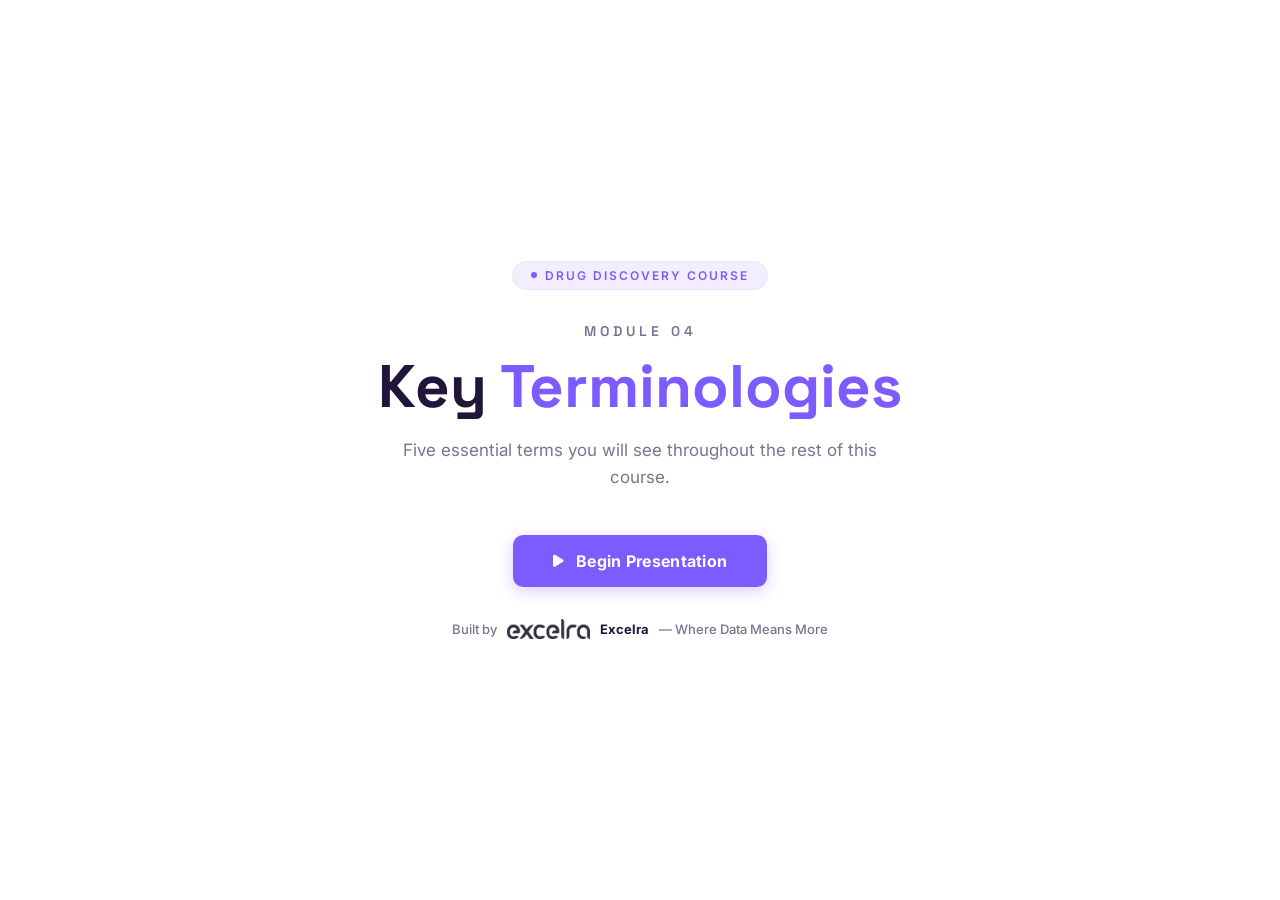
<file: Module 4.html>
<!DOCTYPE html>
<html lang="en">
<head>
<meta charset="UTF-8">
<meta name="viewport" content="width=device-width, initial-scale=1.0, viewport-fit=cover">
<meta http-equiv="Cache-Control" content="no-cache, no-store, must-revalidate">
<meta http-equiv="Pragma" content="no-cache">
<meta http-equiv="Expires" content="0">
<script src="devtools-guard.js"></script>
<script>
// ── Theme propagation: this same-origin iframe shares localStorage with
//    the parent course shell, so we mirror its `courseTheme` key here.
//    Runs before paint (no FOUC), updates live on storage events, and
//    also accepts postMessage({type:'courseTheme', theme:'light'|'dark'})
//    from the parent as a belt-and-suspenders path. Also swaps every
//    img.excelra-logo between Logo.png (light wordmark, for light bg)
//    and Logo-light.png (light wordmark, for dark bg) so the logo never
//    sits in a white box when the theme flips dark.
(function () {
  function swapLogo(t) {
    var name = (t === 'dark') ? 'Logo-light.png' : 'Logo.png';
    var url;
    try { url = new URL(name, document.baseURI).href; } catch (e) { url = name; }
    var imgs = document.querySelectorAll('img.excelra-logo');
    for (var i = 0; i < imgs.length; i++) {
      if (imgs[i].getAttribute('data-logo-current') !== name) {
        imgs[i].setAttribute('data-logo-current', name);
        imgs[i].src = url;
      }
    }
  }
  function applyTheme(t) {
    t = (t === 'dark') ? 'dark' : 'light';
    document.documentElement.setAttribute('data-theme', t);
    swapLogo(t);
  }
  var initial;
  try { initial = localStorage.getItem('courseTheme'); } catch (e) { initial = null; }
  if (initial !== 'dark' && initial !== 'light') initial = 'light';
  applyTheme(initial);
  window.addEventListener('storage', function (e) {
    if (e.key === 'courseTheme') applyTheme(e.newValue === 'dark' ? 'dark' : 'light');
  });
  window.addEventListener('message', function (e) {
    if (e.data && e.data.type === 'courseTheme' && (e.data.theme === 'light' || e.data.theme === 'dark')) {
      applyTheme(e.data.theme);
    }
  });
})();
</script>
<title>Module 4: Key Terminologies | Excelra</title>
<link href="https://fonts.googleapis.com/css2?family=Inter:wght@300;400;500;600;700;800&family=Space+Grotesk:wght@500;600;700;800&display=swap" rel="stylesheet">
<link rel="stylesheet" href="https://cdnjs.cloudflare.com/ajax/libs/font-awesome/6.5.0/css/all.min.css">
<link rel="stylesheet" href="presentation-enhance.css">
<style>
  :root {
    --bg: #ffffff;
    --surface: #f6f2ff;
    --accent: #7c5cff;
    --accent-soft: rgba(124,92,255,0.10);
    --accent-glow: rgba(124,92,255,0.30);
    --highlight: #c77dff;
    --ink: #21163a;
    --ink-soft: #3a3350;
    --muted: #7a7390;
    --border: #ece4f7;
  }
  [data-theme="dark"] {
    --bg: #130e22;
    --surface: #1c1530;
    --accent: #9b6bff;
    --accent-soft: rgba(124,92,255,0.16);
    --accent-glow: rgba(124,92,255,0.40);
    --highlight: #c77dff;
    --ink: #f4f0ff;
    --ink-soft: #d9d0f2;
    --muted: #a89fc4;
    --border: #2e2350;
  }
  /* The top/bottom bars in light mode fade from solid white to transparent —
     that gradient is hard-coded as rgba(255,255,255,…) and would be an
     eye-burning white strip in dark mode, so it is overridden here. The
     progress-thumb border is also flipped to var(--bg) so the white ring
     doesn't glow against the dark surface. */
  [data-theme="dark"] .top-bar {
    background: linear-gradient(180deg, rgba(19,14,34,0.96) 0%, rgba(19,14,34,0.75) 70%, transparent 100%);
  }
  [data-theme="dark"] .bottom-bar {
    background: linear-gradient(0deg, rgba(19,14,34,0.98) 0%, rgba(19,14,34,0.85) 65%, transparent 100%);
  }
  [data-theme="dark"] .progress-fill::after { border-color: var(--bg); }
  *, *::before, *::after { margin:0; padding:0; box-sizing:border-box; }
  html, body { width:100%; height:100%; overflow:hidden; background:var(--bg); color:var(--ink); font-family:'Inter',sans-serif; transition: background 0.4s ease, color 0.3s ease; }

  /* Quiet backdrop — a faint fixed grid instead of the old dark particle
     animation, which read as generic "AI slide deck" rather than course material. */
  #bgCanvas { position:fixed; inset:0; z-index:0;
    background-image: linear-gradient(var(--border) 1px, transparent 1px), linear-gradient(90deg, var(--border) 1px, transparent 1px);
    background-size: 56px 56px; opacity:0.5;
  }
  .vignette { display:none; }

  #startScreen {
    position:fixed; inset:0; z-index:100; display:flex; flex-direction:column;
    align-items:center; justify-content:center; background:var(--bg);
    transition: opacity 0.8s ease, transform 0.8s ease;
    /* Was clipping/overlapping content on shorter or mid-size laptop
       viewports — the badge/title/subtitle/button could take up more
       vertical space than the viewport had, and the "Built by Excelra"
       brand line (previously absolutely positioned at a fixed distance
       from the bottom) would land right on top of the button instead of
       the layout adapting. Letting this screen scroll internally, and
       giving it its own top/bottom breathing room, means a cramped
       viewport scrolls instead of stacking elements on top of each other. */
    overflow-y:auto; padding:32px 20px;
  }
  #startScreen.hidden { opacity:0; transform:scale(1.05); pointer-events:none; }
  .start-badge {
    display:inline-flex; align-items:center; gap:8px; padding:6px 18px;
    border:1px solid var(--border); border-radius:100px; font-size:12px;
    font-weight:600; letter-spacing:2px; text-transform:uppercase; color:var(--accent);
    margin-bottom:32px; background:var(--accent-soft);
  }
  .start-badge .dot { width:6px; height:6px; border-radius:50%; background:var(--accent); animation:pulse-dot 2s infinite; }
  @keyframes pulse-dot { 0%,100%{opacity:1;transform:scale(1)} 50%{opacity:0.4;transform:scale(0.7)} }
  .start-module { font-family:'Space Grotesk',sans-serif; font-size:14px; font-weight:600; color:var(--muted); letter-spacing:4px; text-transform:uppercase; margin-bottom:12px; }
  .start-title { font-family:'Space Grotesk',sans-serif; font-size:clamp(32px,5.5vw,60px); font-weight:700; line-height:1.15; text-align:center; max-width:800px; margin-bottom:16px; color:var(--ink); }
  .start-title .accent { color:var(--accent); }
  .start-sub { font-size:17px; color:var(--muted); max-width:520px; text-align:center; line-height:1.6; margin-bottom:44px; font-weight:400; }
  .start-btn {
    position:relative; display:inline-flex; align-items:center; gap:12px;
    padding:16px 40px; border:none; border-radius:10px; cursor:pointer;
    background: var(--accent); color:#fff;
    font-family:'Inter',sans-serif; font-size:16px; font-weight:700; letter-spacing:0.3px;
    transition: all 0.2s ease; box-shadow: 0 4px 16px var(--accent-glow);
  }
  .start-btn:hover { transform:translateY(-1px); box-shadow: 0 8px 22px var(--accent-glow); }
  .start-btn:active { transform:scale(0.98); }
  .start-btn i { font-size:14px; }
  .start-brand {
    /* No longer absolutely positioned at a fixed distance from the
       bottom of the screen (that's what let it land on top of the
       "Begin Presentation" button whenever the centered content above
       it grew taller than the available height). It now simply flows
       in normal document order after the button, with its own margin —
       so it always sits below the button with clear space, on any
       screen size, and the pair scroll together if needed instead of
       overlapping. */
    position:static; margin-top:32px;
    display:flex; align-items:center; justify-content:center; flex-wrap:wrap;
    gap:10px; color:var(--muted); font-size:13px; font-weight:500; text-align:center;
  }

  #presentation {
    position:fixed; inset:0; z-index:10; display:flex; align-items:center;
    padding:0 8vw; opacity:0; transition:opacity 0.5s ease; pointer-events:none;
    background:var(--bg);
  }
  #presentation.active { opacity:1; pointer-events:auto; }
  .slide-num {
    position:absolute; left:5vw; top:50%; transform:translateY(-50%);
    font-family:'Space Grotesk',sans-serif; font-size:clamp(90px,16vw,220px);
    font-weight:800; color:var(--surface); line-height:1; pointer-events:none;
    transition: opacity 0.5s ease, transform 0.5s ease; user-select:none;
  }
  .slide-num.fade-out { opacity:0; transform:translateY(-50%) scale(0.9); }
  .slide-content { position:relative; z-index:1; margin-left:clamp(80px,13vw,190px); max-width:720px; width:100%; }
  .slide-label {
    display:inline-flex; align-items:center; gap:8px; font-size:11px; font-weight:700;
    letter-spacing:3px; text-transform:uppercase; color:var(--accent); margin-bottom:20px;
    opacity:0; transform:translateY(15px); transition: all 0.6s cubic-bezier(0.4,0,0.2,1);
  }
  .slide-label.visible { opacity:1; transform:translateY(0); }
  .slide-label .line { width:24px; height:2px; background:var(--accent); border-radius:2px; }
  .slide-title {
    font-family:'Space Grotesk',sans-serif; font-size:clamp(26px,3.4vw,42px);
    font-weight:700; line-height:1.2; margin-bottom:30px; color:var(--ink);
    opacity:0; transform:translateY(20px); transition: all 0.7s cubic-bezier(0.4,0,0.2,1) 0.1s;
  }
  .slide-title.visible { opacity:1; transform:translateY(0); }
  .slide-title .hl { color:var(--highlight); }

  .bullet {
    display:flex; gap:14px; margin-bottom:16px; opacity:0; transform:translateX(-16px);
    transition: all 0.6s cubic-bezier(0.4,0,0.2,1);
    padding:14px 16px; border-radius:10px; border:1px solid var(--border); background:var(--surface);
  }
  .bullet.visible { opacity:1; transform:translateX(0); }
  .bullet-icon {
    flex-shrink:0; width:28px; height:28px; border-radius:8px; background:var(--accent-soft);
    color:var(--accent); display:flex; align-items:center; justify-content:center; font-size:13px;
    margin-top:1px;
  }
  .bullet-text { font-size:clamp(14px,1.4vw,16px); line-height:1.65; color:var(--ink-soft); font-weight:400; }
  .bullet-text .key { color:var(--highlight); font-weight:600; }
  .bullet-text .em { color:var(--accent); font-weight:600; }

  .title-slide .slide-content { margin-left:0; text-align:center; display:flex; flex-direction:column; align-items:center; }
  .title-slide .slide-title { font-size:clamp(30px,4.4vw,52px); margin-bottom:12px; }
  .title-slide .slide-subtitle { font-size:clamp(15px,1.8vw,20px); color:var(--muted); font-weight:400; margin-bottom:8px; opacity:0; transform:translateY(15px); transition:all 0.6s ease 0.3s; }
  .title-slide .slide-subtitle.visible { opacity:1; transform:translateY(0); }
  .title-slide .slide-brand { font-size:13px; color:var(--accent); font-weight:600; letter-spacing:2px; text-transform:uppercase; opacity:0; transition:all 0.6s ease 0.5s; }
  .title-slide .slide-brand.visible { opacity:1; }

  .summary-grid { display:grid; grid-template-columns:1fr 1fr; gap:12px; margin-top:4px; }
  .summary-card {
    padding:16px 18px; border-radius:10px; border:1px solid var(--border);
    background:var(--surface); opacity:0; transform:translateY(15px) scale(0.97);
    transition: all 0.6s cubic-bezier(0.4,0,0.2,1);
  }
  .summary-card.visible { opacity:1; transform:translateY(0) scale(1); }
  .summary-card .sc-icon { font-size:17px; color:var(--accent); margin-bottom:8px; }
  .summary-card .sc-text { font-size:13px; line-height:1.6; color:var(--ink-soft); }
  .summary-card .sc-text .key { color:var(--highlight); font-weight:600; }

  .closing-slide .slide-content { margin-left:0; text-align:center; display:flex; flex-direction:column; align-items:center; }

  /* ── Diagram slide type: real pipeline / flow visual instead of bullets ── */
  .slide-content.has-diagram { max-width:980px; }
  .diagram-flow {
    display:flex; align-items:flex-start; justify-content:space-between; flex-wrap:nowrap;
    gap:0; margin:8px 0 26px; overflow-x:auto; padding-bottom:6px;
  }
  .diagram-node {
    display:flex; flex-direction:column; align-items:center; text-align:center;
    flex:1 1 0; min-width:56px; max-width:120px;
    opacity:0; transform:translateY(12px); transition: all 0.5s cubic-bezier(0.4,0,0.2,1);
  }
  .diagram-node.visible { opacity:1; transform:translateY(0); }
  .diagram-node-icon {
    width:44px; height:44px; border-radius:11px; display:flex; align-items:center; justify-content:center;
    background:var(--surface); border:1.5px solid var(--border); color:var(--muted); font-size:15px;
    transition: all 0.3s ease; margin-bottom:8px; flex-shrink:0;
  }
  .diagram-node.current .diagram-node-icon { background:var(--accent); border-color:var(--accent); color:#fff; box-shadow:0 4px 14px var(--accent-glow); }
  .diagram-node.done .diagram-node-icon { background:var(--accent-soft); border-color:var(--accent); color:var(--accent); }
  .diagram-node-label { font-size:10px; font-weight:700; color:var(--ink-soft); line-height:1.3; }
  .diagram-node.current .diagram-node-label { color:var(--accent); }
  .diagram-arrow { color:var(--border); font-size:13px; margin:14px 1px 0; flex:0 0 auto; }
  .diagram-arrow.done { color:var(--accent); }
  .diagram-detail {
    padding:16px 20px; border-radius:10px; background:var(--surface); border:1px solid var(--border);
    border-left:3px solid var(--accent);
  }
  .diagram-detail-label { font-size:11px; font-weight:700; letter-spacing:1.5px; text-transform:uppercase; color:var(--accent); margin-bottom:6px; }
  .diagram-detail-text { font-size:clamp(14px,1.4vw,16px); line-height:1.65; color:var(--ink-soft); }
  .diagram-detail-text .key { color:var(--highlight); font-weight:600; }
  .diagram-detail-text .em { color:var(--accent); font-weight:600; }

  .top-bar {
    position:fixed; top:0; left:0; right:0; z-index:20; display:flex;
    align-items:center; justify-content:space-between; padding:20px 32px;
    background:linear-gradient(180deg, rgba(255,255,255,0.96) 0%, rgba(255,255,255,0.75) 70%, transparent 100%);
    opacity:0; transition:opacity 0.5s ease;
  }
  .top-bar.visible { opacity:1; }
  .top-bar-left { display:flex; align-items:center; gap:10px; }
  .top-bar-logo { font-family:'Space Grotesk',sans-serif; font-size:16px; font-weight:700; color:var(--ink); letter-spacing:0.5px; }
  .top-bar-logo span { color:var(--accent); }
  .top-bar-right { display:flex; align-items:center; gap:16px; }
  .module-chip {
    padding:5px 14px; border-radius:100px; border:1px solid var(--accent); background:var(--accent-soft);
    font-size:11px; font-weight:700; letter-spacing:2px; text-transform:uppercase; color:var(--accent);
  }
  .bottom-bar {
    position:fixed; bottom:0; left:0; right:0; z-index:20; padding:0 32px 24px;
    background:linear-gradient(0deg, rgba(255,255,255,0.98) 0%, rgba(255,255,255,0.85) 65%, transparent 100%);
    opacity:0; transition:opacity 0.5s ease;
  }
  .bottom-bar.visible { opacity:1; }
  .progress-track {
    width:100%; height:5px; background:var(--border); border-radius:3px;
    margin-bottom:18px; overflow:visible; cursor:pointer; position:relative;
  }
  .progress-fill {
    height:100%; width:0%; border-radius:3px; background:var(--accent);
    transition:width 0.4s ease; position:relative;
  }
  .progress-fill.scrubbing { transition:none; }
  .progress-fill::after {
    content:''; position:absolute; right:-6px; top:50%; transform:translateY(-50%);
    width:14px; height:14px; border-radius:50%; background:var(--accent); border:2.5px solid #fff;
    box-shadow:0 1px 4px rgba(0,0,0,0.25);
  }
  .controls-row { display:flex; align-items:center; justify-content:space-between; }
  .controls-left { display:flex; align-items:center; gap:8px; }
  .controls-right { display:flex; align-items:center; gap:12px; }
  .ctrl-btn {
    width:40px; height:40px; border:none; border-radius:10px; cursor:pointer;
    background:var(--surface); color:var(--ink-soft); font-size:14px;
    display:flex; align-items:center; justify-content:center;
    transition:all 0.2s ease; border:1px solid var(--border);
  }
  .ctrl-btn:hover { background:var(--accent-soft); border-color:var(--accent); color:var(--accent); }
  .ctrl-btn.active { color:var(--accent); background:var(--accent-soft); border-color:var(--accent); }
  .ctrl-btn.play-btn { width:48px; height:48px; border-radius:14px; font-size:16px; background:var(--accent); color:#fff; border-color:var(--accent); }
  .ctrl-btn.play-btn:hover { background:#6b4ce6; color:#fff; }
  .audio-wave { display:flex; align-items:center; gap:3px; height:20px; margin-left:8px; }
  .audio-wave .bar { width:3px; border-radius:3px; background:var(--accent); animation:wave 0.8s ease-in-out infinite; }
  .audio-wave .bar:nth-child(1) { height:8px; animation-delay:0s; }
  .audio-wave .bar:nth-child(2) { height:14px; animation-delay:0.15s; }
  .audio-wave .bar:nth-child(3) { height:10px; animation-delay:0.3s; }
  .audio-wave .bar:nth-child(4) { height:16px; animation-delay:0.1s; }
  .audio-wave .bar:nth-child(5) { height:6px; animation-delay:0.25s; }
  .audio-wave.paused .bar { animation-play-state:paused; height:4px !important; }
  @keyframes wave { 0%,100%{transform:scaleY(0.4)} 50%{transform:scaleY(1)} }
  .slide-counter { font-size:12px; font-weight:600; color:var(--muted); letter-spacing:1px; font-variant-numeric:tabular-nums; }
  .slide-counter .current { color:var(--accent); font-size:14px; }
  .transition-overlay {
    position:fixed; inset:0; z-index:15; background:var(--bg);
    opacity:0; pointer-events:none; transition:opacity 0.3s ease;
  }
  .transition-overlay.active { opacity:1; }

  #introVideo, #outroVideo {
    position:fixed; inset:0; z-index:10; width:100%; height:100%;
    object-fit:contain; background:#000; display:none;
  }

  @media (max-width:768px) {
    .slide-num { font-size:80px; left:2vw; }
    .slide-content { margin-left:clamp(50px,11vw,120px); }
    .summary-grid { grid-template-columns:1fr; }
    .top-bar, .bottom-bar { padding-left:16px; padding-right:16px; }
    .bottom-bar { padding-bottom:16px; }
    .start-brand { margin-top:20px; }
    .diagram-node { width:78px; }
    .diagram-node-icon { width:42px; height:42px; font-size:15px; }
  }
  @media (max-width:480px) {
    .slide-num { display:none; }
    .slide-content { margin-left:0; }
  }
  /* Mid-size and smaller laptop screens are usually limited on *height*
     (a browser window on a 1366x768 or similar display often has well
     under 700px of usable viewport height once browser chrome is
     accounted for) rather than width — this is the actual dimension
     that was causing the start screen's content to grow taller than
     the viewport and overlap the "Built by Excelra" brand line. */
  @media (max-height:700px) {
    .start-badge { margin-bottom:16px; }
    .start-module { margin-bottom:8px; }
    .start-title { margin-bottom:10px; font-size:clamp(24px,5vw,40px); }
    .start-sub { margin-bottom:22px; }
    .start-brand { margin-top:16px; font-size:12px; }
  }
  @media (prefers-reduced-motion:reduce) {
    *, *::before, *::after { animation-duration:0.01ms !important; transition-duration:0.01ms !important; }
  }
</style>
</head>
<body>

<div id="bgCanvas" aria-hidden="true"></div>
<div class="vignette" aria-hidden="true"></div>

<div id="startScreen" role="dialog" aria-label="Start presentation">
  <div class="start-badge"><div class="dot"></div> Drug Discovery Course</div>
  <div class="start-module">Module 04</div>
  <h1 class="start-title">Key <span class="accent">Terminologies</span></h1>
  <p class="start-sub">Five essential terms you will see throughout the rest of this course.</p>
  <button class="start-btn" id="startBtn" aria-label="Begin presentation"><i class="fas fa-play"></i> Begin Presentation</button>
  <div class="start-brand">
    <span>Built by</span>
    <img src="Logo.png" alt="Excelra" class="excelra-logo" style="height:20px;width:auto;" data-logo-current="Logo.png">
    <span style="color:var(--ink);font-weight:700;">Excelra</span>
    <span style="color:var(--muted);">— Where Data Means More</span>
  </div>
</div>

<div class="transition-overlay" id="transOverlay" aria-hidden="true"></div>

<video id="introVideo" src="Introduction.mp4" playsinline></video>
<video id="outroVideo" src="Outro.mp4" playsinline></video>

<header class="top-bar" id="topBar">
  <div class="top-bar-left">
    <div class="top-bar-logo">Excel<span>ra</span></div>
  </div>
  <div class="top-bar-right">
    <div class="module-chip">Module 04</div>
  </div>
</header>

<main id="presentation" aria-live="polite">
  <div class="slide-num" id="slideNum" aria-hidden="true">01</div>
  <div class="slide-content" id="slideContent"></div>
</main>

<footer class="bottom-bar" id="bottomBar">
  <div class="progress-track" id="progressTrack" role="progressbar" aria-valuemin="0" aria-valuemax="100">
    <div class="progress-fill" id="progressFill"></div>
  </div>
  <div class="controls-row">
    <div class="controls-left">
      <button class="ctrl-btn" id="btnRestart" title="Restart" aria-label="Restart"><i class="fas fa-rotate-left"></i></button>
      <button class="ctrl-btn" id="btnPrev" title="Previous section" aria-label="Previous section"><i class="fas fa-backward-step"></i></button>
      <button class="ctrl-btn play-btn" id="btnPlay" title="Play / Pause" aria-label="Play or Pause"><i class="fas fa-pause"></i></button>
      <button class="ctrl-btn" id="btnNext" title="Next section" aria-label="Next section"><i class="fas fa-forward-step"></i></button>
      <div class="audio-wave" id="audioWave">
        <div class="bar"></div><div class="bar"></div><div class="bar"></div><div class="bar"></div><div class="bar"></div>
      </div>
    </div>
    <div class="controls-right">
      <button class="ctrl-btn" id="btnMute" title="Mute / Unmute" aria-label="Mute or Unmute"><i class="fas fa-volume-high"></i></button>
      <button class="ctrl-btn" id="btnFullscreen" title="Full screen" aria-label="Toggle full screen"><i class="fas fa-expand"></i></button>
      <div class="slide-counter"><span class="current" id="counterCurrent">01</span> / <span id="counterTotal">01</span></div>
    </div>
  </div>
</footer>

<script src="voice-engine.js"></script>
<script>
const slides = [
  {
    "type": "title",
    "label": "Module 04",
    "title": "Key <span class=\"hl\">Terminologies</span>",
    "subtitle": "Five terms that form the foundation",
    "brand": "Excelra — Where Data Means More",
    "segments": [
      "Welcome to Module Four, Key Terminologies. Let's lock in five terms you'll see again and again."
    ]
  },
  {
    "type": "concept",
    "label": "Glossary Chain",
    "title": "Five Terms, <span class=\"hl\">One Chain</span>",
    "content": "<div style=\"display:flex;flex-direction:column;align-items:center;gap:0;margin:1.6rem auto;max-width:520px;font-family:Inter,sans-serif;\"><div style=\"width:100%;padding:0.7rem 1rem;background:var(--surface);border:1.5px solid var(--accent);border-radius:10px;color:var(--ink);font-weight:700;text-align:center;box-shadow:0 4px 14px var(--accent-glow);\">Target</div><div style=\"display:flex;flex-direction:column;align-items:center;\"><div style=\"width:2px;height:10px;background:var(--accent);\"></div><i class=\"fas fa-chevron-down\" style=\"color:var(--accent);font-size:13px;margin:1px 0;\"></i><div style=\"width:2px;height:10px;background:var(--accent);\"></div></div><div style=\"width:100%;padding:0.7rem 1rem;background:var(--surface);border:1.5px solid var(--accent);border-radius:10px;color:var(--ink);font-weight:700;text-align:center;box-shadow:0 4px 14px var(--accent-glow);\">Hit</div><div style=\"display:flex;flex-direction:column;align-items:center;\"><div style=\"width:2px;height:10px;background:var(--accent);\"></div><i class=\"fas fa-chevron-down\" style=\"color:var(--accent);font-size:13px;margin:1px 0;\"></i><div style=\"width:2px;height:10px;background:var(--accent);\"></div></div><div style=\"width:100%;padding:0.7rem 1rem;background:var(--surface);border:1.5px solid var(--accent);border-radius:10px;color:var(--ink);font-weight:700;text-align:center;box-shadow:0 4px 14px var(--accent-glow);\">Lead</div><div style=\"display:flex;flex-direction:column;align-items:center;\"><div style=\"width:2px;height:10px;background:var(--accent);\"></div><i class=\"fas fa-chevron-down\" style=\"color:var(--accent);font-size:13px;margin:1px 0;\"></i><div style=\"width:2px;height:10px;background:var(--accent);\"></div></div><div style=\"width:100%;padding:0.7rem 1rem;background:var(--surface);border:1.5px solid var(--accent);border-radius:10px;color:var(--ink);font-weight:700;text-align:center;box-shadow:0 4px 14px var(--accent-glow);\">Candidate</div><div style=\"display:flex;flex-direction:column;align-items:center;\"><div style=\"width:2px;height:10px;background:var(--accent);\"></div><i class=\"fas fa-chevron-down\" style=\"color:var(--accent);font-size:13px;margin:1px 0;\"></i><div style=\"width:2px;height:10px;background:var(--accent);\"></div></div><div style=\"width:100%;padding:0.85rem 1.1rem;background:var(--accent);border:1.5px solid var(--accent);border-radius:10px;color:#fff;font-weight:800;text-align:center;box-shadow:0 6px 18px var(--accent-glow);letter-spacing:0.3px;\">IND</div></div>",
    "segments": [
      "These five terms are not just vocabulary — they are the actual progression a molecule makes toward becoming a drug."
    ]
  },
  {
    "type": "content",
    "label": "Term 1",
    "title": "<span class=\"hl\">ADMET</span>",
    "segments": [
      "<span class=\"key\">ADMET</span> stands for Absorption, Distribution, Metabolism, Excretion, and Toxicity.",
      "It is not Activity, Dosage, Mechanism, Efficacy, and Testing, and it is not any kind of assay methodology — ADMET is specifically pharmacokinetics and safety.",
      "These five properties decide whether a molecule can ever become a medicine, no matter how well it performs against its target."
    ]
  },
  {
    "type": "concept",
    "label": "ADMET, Unpacked",
    "title": "Five Letters, <span class=\"hl\">Five Questions</span>",
    "content": "<div class='arch-diagram'><div class='arch-grid'><div class='arch-card'><div class='arch-head'><div class='arch-ico'><i class='fas fa-syringe'></i></div><div class='arch-t'>Absorption</div></div><div class='arch-d'>Can it get into the body at all?</div></div><div class='arch-card'><div class='arch-head'><div class='arch-ico'><i class='fas fa-route'></i></div><div class='arch-t'>Distribution</div></div><div class='arch-d'>Can it travel to where it is needed?</div></div><div class='arch-card'><div class='arch-head'><div class='arch-ico'><i class='fas fa-recycle'></i></div><div class='arch-t'>Metabolism</div></div><div class='arch-d'>How does the body break it down?</div></div><div class='arch-card'><div class='arch-head'><div class='arch-ico'><i class='fas fa-arrow-right-from-bracket'></i></div><div class='arch-t'>Excretion</div></div><div class='arch-d'>How does it leave the body again?</div></div><div class='arch-card'><div class='arch-head'><div class='arch-ico'><i class='fas fa-triangle-exclamation'></i></div><div class='arch-t'>Toxicity</div></div><div class='arch-d'>Does it cause harm along the way?</div></div></div><div class='arch-cap'>Five answers, one verdict — pharmacokinetics and safety in a single word</div></div>",
    "segments": [
      "Let's unpack that first term, because each letter of ADMET asks the molecule a different question. Absorption comes first — can it get into the body at all after it is dosed?",
      "Then distribution — can it travel to where it is actually needed? And metabolism — how does the body chemically break it down along the way?",
      "Excretion asks how it leaves the body again, and toxicity asks the hardest question of all — does it cause harm anywhere on that journey?",
      "Five answers, one verdict. A molecule that fails any of these cannot become a medicine, no matter how active it looked against its target."
    ]
  },
  {
    "type": "content",
    "label": "Term 2",
    "title": "Agonist vs. <span class=\"hl\">Antagonist</span>",
    "segments": [
      "An <span class=\"em\">agonist</span> binds a receptor and activates it, producing a biological response.",
      "An <span class=\"key\">antagonist</span> binds a receptor but does not activate it — instead, it blocks the action of agonists. It is not an inhibitor or an activator in the general sense; its defining trait is that blocking action."
    ]
  },
  {
    "type": "content",
    "label": "Term 3",
    "title": "<span class=\"hl\">IC50</span>",
    "segments": [
      "<span class=\"key\">IC50</span> — the half-maximal inhibitory concentration — is the concentration of a compound needed to inhibit a biological process by fifty percent, measured <span class=\"em\">in vitro</span>, in a lab dish rather than a living organism.",
      "It is not about absorption, and it is not about metabolism time — it is purely a measure of inhibitory potency."
    ]
  },
  {
    "type": "content",
    "label": "A Common Confusion",
    "title": "Potency Is Not <span class=\"key\">Efficacy</span>",
    "segments": [
      "Here is a distinction that catches people out constantly, and it is worth getting right now.",
      "<span class=\"key\">Potency</span> is how much drug you need. A low IC50 means a little goes a long way.",
      "<span class=\"key\">Efficacy</span> is how much effect you can produce at all, no matter how much you give.",
      "A very potent compound with poor efficacy is still a poor drug. The two numbers have to be read <span class=\"em\">together</span>, never one without the other."
    ]
  },
  {
    "type": "content",
    "label": "Term 4",
    "title": "<span class=\"hl\">SAR</span>",
    "segments": [
      "<span class=\"key\">SAR</span> stands for Structure-Activity Relationship — the connection between a molecule's chemical structure and its biological activity.",
      "Change the structure slightly, and activity can change dramatically. This relationship is the foundation of the Lead Optimization stage you saw in Module Three."
    ]
  },
  {
    "type": "content",
    "label": "Term 5",
    "title": "<span class=\"hl\">Bioavailability</span>",
    "segments": [
      "<span class=\"key\">Bioavailability</span> describes how efficiently a drug reaches systemic circulation — the bloodstream — after it's administered.",
      "Of all five terms, this is the one most directly tied to how well a drug actually reaches where it needs to work in the body."
    ]
  },
  {
    "type": "content",
    "label": "Two More Terms",
    "title": "Selectivity and the <span class=\"key\">Therapeutic Index</span>",
    "segments": [
      "Two more terms worth carrying into the next modules.",
      "<span class=\"key\">Selectivity</span> is how cleanly a compound hits its intended target and leaves everything else alone. Poor selectivity is one of the most common origins of side effects.",
      "The <span class=\"key\">therapeutic index</span> is the gap between the dose that helps and the dose that harms. A wide gap makes a safer medicine.",
      "Together with ADMET, these are what turn a merely active molecule into a usable one."
    ]
  },
  {
    "type": "concept",
    "label": "The Vocabulary Map",
    "title": "Every Term, <span class=\"hl\">One Map</span>",
    "content": "<div class='arch-diagram'><div class='arch-stack'><div class='arch-layer accent'><div class='arch-ltag'>The Progression</div><div class='arch-litems'><span class='arch-chip'>Target</span><span class='arch-chip'>Hit</span><span class='arch-chip'>Lead</span><span class='arch-chip'>Candidate</span><span class='arch-chip'>IND</span></div></div><div class='arch-layer'><div class='arch-ltag'>At the Target</div><div class='arch-litems'><span class='arch-chip outline'>Agonist</span><span class='arch-chip outline'>Antagonist</span><span class='arch-chip outline'>IC50</span><span class='arch-chip outline'>Potency</span><span class='arch-chip outline'>Efficacy</span></div></div><div class='arch-layer'><div class='arch-ltag'>Makes It Usable</div><div class='arch-litems'><span class='arch-chip'>ADMET</span><span class='arch-chip'>Selectivity</span><span class='arch-chip'>Therapeutic Index</span><span class='arch-chip'>Bioavailability</span></div></div></div><div class='arch-cap'>Three questions: where is it in the journey, what does it do, and can the body live with it</div></div>",
    "segments": [
      "Here is the whole module's vocabulary on one slide, sorted into three bands. The top band is the progression you already know — target, hit, lead, candidate, IND.",
      "The middle band is what a molecule does at its target: agonist and antagonist, the IC50 measurement, and the crucial difference between potency and efficacy.",
      "And the bottom band is what makes a molecule usable in a real body — ADMET, selectivity, the therapeutic index, and bioavailability.",
      "A quick self-test before the recap: pick any term and say which band it belongs to. If you can do that, you own this vocabulary."
    ]
  },
  {
    "type": "content",
    "label": "Deeper Look",
    "title": "These Terms <span class=\"hl\">Live in Data</span>",
    "segments": [
      "One last shift in perspective, because these are not just quiz words. Every term on that map is something <span class=\"key\">measured and recorded</span> — a value that ends up in a database.",
      "An <span class=\"em\">IC50</span> is a number attached to one compound tested against one target. ADMET results arrive the same way — one property, one measurement, one record.",
      "And <span class=\"key\">SAR</span> is literally structure-activity pairs stored side by side: change the structure, record the activity, compare the two.",
      "That is why this vocabulary matters so much — learn the terms, and you can read the data the entire industry runs on."
    ]
  },
  {
    "type": "summary",
    "label": "Recap",
    "title": "Five Terms, One <span class=\"hl\">Foundation</span>",
    "cards": [
      {
        "icon": "fa-vial",
        "text": "<span class=\"key\">ADMET</span> — Absorption, Distribution, Metabolism, Excretion, Toxicity"
      },
      {
        "icon": "fa-ban",
        "text": "<span class=\"key\">Antagonist</span> — blocks agonist activity at a receptor"
      },
      {
        "icon": "fa-chart-line",
        "text": "<span class=\"key\">IC50</span> — concentration for 50% inhibition, measured in vitro"
      },
      {
        "icon": "fa-dna",
        "text": "<span class=\"key\">SAR</span> — how structure connects to biological activity"
      },
      {
        "icon": "fa-droplet",
        "text": "<span class=\"key\">Bioavailability</span> — how efficiently a drug reaches the bloodstream"
      }
    ],
    "segments": [
      "Five terms to remember: ADMET, agonist and antagonist, IC50, SAR, and bioavailability — you will see every one of them again in later modules."
    ]
  },
  {
    "type": "closing",
    "label": "Next Up",
    "title": "Ready for the <span class=\"hl\">Flashcards</span>?",
    "subtitle": "Module 5: Stakeholders",
    "brand": "Flip each card and see how many you already know!",
    "segments": [
      "That completes Module Four.",
      "Next, we meet the people who use these terms every day — the stakeholders of drug discovery.",
      "You are now ready for the quiz and the flashcard game. Good luck."
    ]
  }
];

// Voice selection (including the Mac/Windows consistency and
// mid-presentation-stability fixes) is fully owned by voice-engine.js
// now — this page just needs `synth` for cancel/pause/resume calls.
const synth = window.presentationVoice.synth;

// ── Section model: [0]=intro clip, [1..N]=slides, [N+1]=outro clip ──
const totalSections = slides.length + 2;
let currentSection = 0;
let currentSlide = 0;

// ── Forward-seek guard ───────────────────────────────────────────
// Learners can always scrub BACKWARD to replay anything already seen,
// but dragging/clicking the progress bar past the furthest section
// they've actually reached snaps back — same rule as the plain-video
// lessons elsewhere in the course. Progress is remembered per module
// (scoped by page title, which is unique per module) so it isn't lost
// on revisiting later.
// ── Task 13 audit (light-purple theme pass): CONFIRMED this guard
// already closes every manual forward-skip path — (1) seek-bar preview
// AND commit are both clamped to maxSectionReached inside
// previewAt()/commitScrub(); (2) the dedicated Next (#btnNext) click
// handler short-circuits when nextIndex > maxSectionReached and shows
// the blocked hint instead of advancing; (3) the ArrowRight keyboard
// handler does the same; (4) auto-advance via playCurrentSlide() →
// goToSection() → recordSectionReached() keeps extending the frontier
// as narration naturally plays through, so playback itself is never
// blocked. Backwards navigation (Previous button / ArrowLeft) is
// intentionally left unguarded so replays stay possible. No manual
// input path lets a learner jump past the furthest section reached.
const seekGuardKey = 'presentationMaxSection_' + document.title;
let maxSectionReached = parseInt(localStorage.getItem(seekGuardKey), 10) || 0;
function recordSectionReached(index) {
  if (index > maxSectionReached) {
    maxSectionReached = index;
    try { localStorage.setItem(seekGuardKey, String(maxSectionReached)); } catch (e) {}
  }
}
function showSeekBlockedHint() {
  const old = document.getElementById('seekBlockedHint');
  if (old) old.remove();
  const hint = document.createElement('div');
  hint.id = 'seekBlockedHint';
  hint.textContent = "Keep watching to unlock further along.";
  hint.style.cssText = 'position:fixed;left:50%;bottom:92px;transform:translateX(-50%);' +
    'background:rgba(20,24,34,0.92);color:#fff;font-family:Inter,sans-serif;font-size:13px;' +
    'font-weight:600;padding:10px 18px;border-radius:8px;z-index:50;pointer-events:none;' +
    'box-shadow:0 6px 20px rgba(0,0,0,0.25);opacity:0;transition:opacity 0.2s ease;';
  document.body.appendChild(hint);
  requestAnimationFrame(() => { hint.style.opacity = '1'; });
  setTimeout(() => { hint.style.opacity = '0'; setTimeout(() => hint.remove(), 250); }, 1600);
}
let isPlaying = false;
let isMuted = false;
let currentUtterance = null;
let segmentTimeout = null;
let isTransitioning = false;
let genToken = 0; // bumped on every stop/jump so a stale slide's speech callback can never affect whatever plays next

const slideNum = document.getElementById('slideNum');
const slideContent = document.getElementById('slideContent');
const progressFill = document.getElementById('progressFill');
const counterCurrent = document.getElementById('counterCurrent');
const counterTotal = document.getElementById('counterTotal');
const audioWave = document.getElementById('audioWave');
const transOverlay = document.getElementById('transOverlay');
const btnPlay = document.getElementById('btnPlay');
const btnMute = document.getElementById('btnMute');
const btnPrev = document.getElementById('btnPrev');
const btnNext = document.getElementById('btnNext');
const btnRestart = document.getElementById('btnRestart');
const introVideoEl = document.getElementById('introVideo');
const outroVideoEl = document.getElementById('outroVideo');

counterTotal.textContent = String(totalSections).padStart(2, '0');

function stripHTML(html) {
  const tmp = document.createElement('div');
  tmp.innerHTML = html;
  return tmp.textContent || tmp.innerText || '';
}
function estimateDuration(text) {
  // Used as the fallbackDuration when narration is MUTED: playback still has
  // to advance on the same timeline it would have taken to speak, or a muted
  // run races through the deck. Sourced from the engine so both paths agree.
  const pv = window.presentationVoice;
  if (pv && typeof pv.estimateMs === 'function') return pv.estimateMs(text);
  const words = text.trim().split(/\s+/).filter(Boolean).length;
  return (words / 2.45) * 1000;
}

function renderSlide(index) {
  const s = slides[index];
  const num = String(index + 1).padStart(2, '0');
  slideNum.textContent = num;
  let html = '';
  if (s.type === 'title' || s.type === 'closing') {
    html = `<div class="slide-label"><span class="line"></span>${s.label}<span class="line"></span></div>`;
    html += `<h2 class="slide-title">${s.title}</h2>`;
    if (s.subtitle) html += `<div class="slide-subtitle">${s.subtitle}</div>`;
    if (s.brand) html += `<div class="slide-brand">${s.brand}</div>`;
    slideContent.className = 'slide-content ' + (s.type === 'title' ? 'title-slide' : 'closing-slide');
  } else if (s.type === 'summary') {
    html = `<div class="slide-label"><span class="line"></span>${s.label}</div>`;
    html += `<h2 class="slide-title">${s.title}</h2>`;
    html += `<div class="summary-grid">`;
    s.cards.forEach((c, i) => {
      html += `<div class="summary-card" data-idx="${i}"><div class="sc-icon"><i class="fas ${c.icon}"></i></div><div class="sc-text">${c.text}</div></div>`;
    });
    html += `</div>`;
    slideContent.className = 'slide-content';
  } else if (s.type === 'diagram') {
    html = `<div class="slide-label"><span class="line"></span>${s.label}</div>`;
    html += `<h2 class="slide-title">${s.title}</h2>`;
    html += `<div class="diagram-flow">`;
    s.stages.forEach((st, i) => {
      const stateClass = i < s.currentIndex ? 'done' : (i === s.currentIndex ? 'current' : '');
      html += `<div class="diagram-node ${stateClass}" data-idx="${i}"><div class="diagram-node-icon"><i class="fas ${st.icon}"></i></div><div class="diagram-node-label">${st.label}</div></div>`;
      if (i < s.stages.length - 1) html += `<div class="diagram-arrow ${i < s.currentIndex ? 'done' : ''}"><i class="fas fa-arrow-right"></i></div>`;
    });
    html += `</div>`;
    html += `<div class="diagram-detail"><div class="diagram-detail-label">${s.stages[s.currentIndex].label}</div><div class="diagram-detail-text">${s.detail}</div></div>`;
    slideContent.className = 'slide-content has-diagram';
  } else if (s.type === 'concept') {
    html = `<div class="slide-label"><span class="line"></span>${s.label}</div>`;
    html += `<h2 class="slide-title">${s.title}</h2>`;
    html += s.content;
    slideContent.className = 'slide-content has-diagram';
  } else {
    html = `<div class="slide-label"><span class="line"></span>${s.label}</div>`;
    html += `<h2 class="slide-title">${s.title}</h2>`;
    s.segments.forEach((seg, i) => {
      html += `<div class="bullet" data-idx="${i}"><div class="bullet-icon"><i class="fas fa-chevron-right"></i></div><div class="bullet-text">${seg}</div></div>`;
    });
    slideContent.className = 'slide-content';
  }
  slideContent.innerHTML = html;
}
function animateSlideIn(index) {
  const s = slides[index];
  slideNum.classList.remove('fade-out');
  setTimeout(() => {
    const label = slideContent.querySelector('.slide-label');
    const title = slideContent.querySelector('.slide-title');
    if (label) label.classList.add('visible');
    if (title) title.classList.add('visible');
    if (s.type === 'diagram') {
      const nodes = slideContent.querySelectorAll('.diagram-node');
      nodes.forEach((n, i) => setTimeout(() => n.classList.add('visible'), i * 90));
    }
  }, 100);
  if (s.type === 'title' || s.type === 'closing') {
    setTimeout(() => {
      const sub = slideContent.querySelector('.slide-subtitle');
      const brand = slideContent.querySelector('.slide-brand');
      if (sub) sub.classList.add('visible');
      if (brand) brand.classList.add('visible');
    }, 400);
  }
}
function showSegment(index) {
  const s = slides[currentSlide];
  if (s.type === 'title' || s.type === 'closing' || s.type === 'diagram' || s.type === 'concept') return;
  if (s.type === 'summary') {
    const cards = slideContent.querySelectorAll('.summary-card');
    if (cards[index]) cards[index].classList.add('visible');
  } else {
    const bullets = slideContent.querySelectorAll('.bullet');
    if (bullets[index]) bullets[index].classList.add('visible');
  }
}
function speakSegment(text) {
  // Delegates to the shared voice engine (voice-engine.js), which picks
  // the voice, applies pronunciation fixes, and — critically for Mac
  // Chrome, where the preferred Google network voice can silently fail
  // to produce any audio — automatically detects that and falls back to
  // a working voice instead of leaving the narration mute.
  const plain = stripHTML(text);
  return window.presentationVoice.speak(plain, {
    muted: isMuted,
    fallbackDuration: estimateDuration(plain),
    onUtterance: u => { currentUtterance = u; }
  }).then(() => { currentUtterance = null; });
}
async function playCurrentSlide() {
  const myToken = ++genToken; // owns this run; any earlier run is now stale and will bail out
  if (!isPlaying) return;
  const s = slides[currentSlide];
  animateSlideIn(currentSlide);
  const introDelay = (s.type === 'title' || s.type === 'closing') ? 1200 : (s.type === 'diagram' ? 900 : 800);
  await delay(introDelay);
  if (!isPlaying || myToken !== genToken) return;
  const segs = s.segments || [];
  for (let i = 0; i < segs.length; i++) {
    if (!isPlaying || myToken !== genToken) return;
    showSegment(i);
    await speakSegment(segs[i]);
    if (!isPlaying || myToken !== genToken) return;
    await delay(350);
  }
  if (!isPlaying || myToken !== genToken) return;
  await delay(1200);
  if (!isPlaying || myToken !== genToken) return;
  goToSection(currentSection + 1);
}

// Stops narration through the engine rather than calling synth.cancel()
// directly. cancel() alone only kills the audible chunk — voice-engine v5
// splits long lines into several — so a Pause or Mute click could be
// followed by the next chunk starting anyway. stop() invalidates the whole
// queued line.
function stopNarrationAudio() {
  const pv = window.presentationVoice;
  if (pv && typeof pv.stop === 'function') { pv.stop(); return; }
  try { synth.cancel(); } catch (e) {}
}

function stopSpeech() {
  genToken++;
  clearTimeout(segmentTimeout);
  stopNarrationAudio();
  currentUtterance = null;
}
function delay(ms) {
  return new Promise(r => { segmentTimeout = setTimeout(r, ms); });
}
function updatePlayBtn() {
  btnPlay.innerHTML = isPlaying ? '<i class="fas fa-pause"></i>' : '<i class="fas fa-play"></i>';
  if (isPlaying) { audioWave.classList.remove('paused'); btnPlay.classList.add('active'); }
  else { audioWave.classList.add('paused'); btnPlay.classList.remove('active'); }
}

// ── Unified section navigation: intro clip → every slide → outro clip ──
function updateProgressForSection(index, subProgress) {
  subProgress = subProgress || 0;
  const pct = (index + Math.min(1, Math.max(0, subProgress))) / totalSections;
  progressFill.style.width = (Math.min(1, pct) * 100) + '%';
  counterCurrent.textContent = String(index + 1).padStart(2, '0');
}

function hideAllSectionViews() {
  introVideoEl.pause();
  outroVideoEl.pause();
  introVideoEl.style.display = 'none';
  outroVideoEl.style.display = 'none';
  document.getElementById('presentation').classList.remove('active');
}

function enterIntroSection() {
  introVideoEl.style.display = 'block';
  introVideoEl.currentTime = 0;
  updateProgressForSection(0, 0);
  if (isPlaying) {
    const p = introVideoEl.play();
    if (p && p.catch) p.catch(() => {});
  }
}
function enterOutroSection() {
  outroVideoEl.style.display = 'block';
  outroVideoEl.currentTime = 0;
  updateProgressForSection(totalSections - 1, 0);
  if (isPlaying) {
    const p = outroVideoEl.play();
    if (p && p.catch) p.catch(() => {});
  }
}
function enterSlideSection() {
  document.getElementById('presentation').classList.add('active');
  renderSlide(currentSlide);
  updateProgressForSection(currentSlide + 1, 0);
  if (isPlaying) {
    playCurrentSlide();
  } else {
    animateSlideIn(currentSlide);
    const s = slides[currentSlide];
    if (s.type === 'summary') {
      slideContent.querySelectorAll('.summary-card').forEach((c, i) => {
        setTimeout(() => c.classList.add('visible'), 300 + i * 150);
      });
    } else if (s.type !== 'title' && s.type !== 'closing' && s.type !== 'diagram') {
      slideContent.querySelectorAll('.bullet').forEach((b, i) => {
        setTimeout(() => b.classList.add('visible'), 300 + i * 150);
      });
    }
  }
}

function goToSection(index, opts) {
  opts = opts || {};
  if (isTransitioning) return;
  index = Math.max(0, Math.min(totalSections - 1, index));
  isTransitioning = true;
  stopSpeech();
  const delayMs = opts.instant ? 0 : 350;
  if (!opts.instant) {
    slideNum.classList.add('fade-out');
    transOverlay.classList.add('active');
  }
  setTimeout(() => {
    currentSection = index;
    recordSectionReached(index);
    hideAllSectionViews();
    transOverlay.classList.remove('active');
    isTransitioning = false;
    if (index === 0) {
      enterIntroSection();
    } else if (index === totalSections - 1) {
      enterOutroSection();
    } else {
      currentSlide = index - 1;
      enterSlideSection();
    }
  }, delayMs);
}

function finishPresentation() {
  window.parent && window.parent.postMessage({ type: 'presentation-complete', module: 'module4' }, '*');
}

introVideoEl.addEventListener('ended', () => { if (currentSection === 0) goToSection(1); });
outroVideoEl.addEventListener('ended', () => { if (currentSection === totalSections - 1) finishPresentation(); });
introVideoEl.addEventListener('timeupdate', () => {
  if (currentSection === 0 && introVideoEl.duration) updateProgressForSection(0, introVideoEl.currentTime / introVideoEl.duration);
});
outroVideoEl.addEventListener('timeupdate', () => {
  if (currentSection === totalSections - 1 && outroVideoEl.duration) updateProgressForSection(totalSections - 1, outroVideoEl.currentTime / outroVideoEl.duration);
});
// Deliberately NOT listening to introVideoEl/outroVideoEl's native 'play'/'pause'
// events to drive isPlaying: a video firing 'pause' as part of naturally
// reaching its end was being misread as a manual pause, which stopped the
// presentation from auto-continuing into the next section. isPlaying is
// now only ever set by our own explicit code below (togglePlay, start,
// restart), never by incidental native media events.

function togglePlay() {
  if (currentSection === 0 || currentSection === totalSections - 1) {
    const vid = currentSection === 0 ? introVideoEl : outroVideoEl;
    if (vid.paused) {
      const p = vid.play();
      if (p && p.catch) p.catch(() => {});
      isPlaying = true;
    } else {
      vid.pause();
      isPlaying = false;
    }
    updatePlayBtn();
  } else {
    if (isPlaying) { isPlaying = false; stopSpeech(); updatePlayBtn(); }
    else { isPlaying = true; updatePlayBtn(); playCurrentSlide(); }
  }
}
function toggleMute() {
  isMuted = !isMuted;
  btnMute.innerHTML = isMuted ? '<i class="fas fa-volume-xmark"></i>' : '<i class="fas fa-volume-high"></i>';
  btnMute.classList.toggle('active', isMuted);
  if (isMuted) stopNarrationAudio();
  // Report the new mute state to the parent course page so its voice-
  // control mirror stays honest — otherwise saying "mute" after using
  // this button could toggle the player the wrong way round.
  try { window.parent && window.parent.postMessage({ type: 'mute-state-presentation', muted: isMuted }, '*'); } catch (e) {}
}
const btnFullscreen = document.getElementById('btnFullscreen');
function updateFullscreenBtn() {
  const isFs = !!document.fullscreenElement;
  btnFullscreen.innerHTML = isFs ? '<i class="fas fa-compress"></i>' : '<i class="fas fa-expand"></i>';
  btnFullscreen.classList.toggle('active', isFs);
}
function toggleFullscreen() {
  if (!document.fullscreenElement) {
    const target = document.documentElement;
    (target.requestFullscreen ? target.requestFullscreen() : Promise.reject())
      .catch(() => { /* fullscreen not available in this embedding context */ });
  } else {
    document.exitFullscreen && document.exitFullscreen();
  }
}
document.addEventListener('fullscreenchange', updateFullscreenBtn);
btnFullscreen.addEventListener('click', toggleFullscreen);

document.getElementById('startBtn').addEventListener('click', () => {
  document.getElementById('startScreen').classList.add('hidden');
  setTimeout(() => {
    document.getElementById('startScreen').style.display = 'none';
    document.getElementById('topBar').classList.add('visible');
    document.getElementById('bottomBar').classList.add('visible');
    isPlaying = true;
    updatePlayBtn();
    goToSection(0);
  }, 800);
});
btnPlay.addEventListener('click', togglePlay);
// Clicking anywhere on the slide/video stage itself (not the control
// bar or a link/button inside a slide) toggles play/pause too, so it
// behaves like a normal video player — including while full-screen.
document.getElementById('presentation').addEventListener('click', function(e) {
  if (e.target.closest('a, button')) return;
  togglePlay();
});
btnMute.addEventListener('click', toggleMute);
btnPrev.addEventListener('click', () => goToSection(currentSection - 1));
btnNext.addEventListener('click', () => {
  // Same forward-seek guard as the progress slider and the keyboard
  // ArrowRight handler: the dedicated "Next" button must never be able
  // to jump past the furthest section actually reached either — that
  // was the actual gap letting learners bypass "no skipping ahead."
  const nextIndex = currentSection + 1;
  if (nextIndex > maxSectionReached) {
    showSeekBlockedHint();
  } else {
    goToSection(nextIndex);
  }
});
btnRestart.addEventListener('click', () => { isPlaying = false; updatePlayBtn(); goToSection(0); });
document.addEventListener('keydown', e => {
  if (document.getElementById('startScreen').style.display !== 'none' && !document.getElementById('startScreen').classList.contains('hidden')) return;
  if (e.code === 'Space') { e.preventDefault(); togglePlay(); }
  if (e.code === 'ArrowRight') {
    e.preventDefault();
    // Same forward-seek guard as the progress slider: the keyboard arrow
    // must never be able to jump past the furthest section actually
    // reached (that was the exact bug — the slider blocked skipping
    // ahead, but ArrowRight called goToSection() directly with no clamp
    // at all, bypassing the guard entirely).
    const nextIndex = currentSection + 1;
    if (nextIndex > maxSectionReached) {
      showSeekBlockedHint();
    } else {
      goToSection(nextIndex);
    }
  }
  if (e.code === 'ArrowLeft') { e.preventDefault(); goToSection(currentSection - 1); }
  if (e.code === 'KeyM') { e.preventDefault(); toggleMute(); }
  if (e.code === 'KeyF') { e.preventDefault(); toggleFullscreen(); }
  if (e.code === 'KeyR') { e.preventDefault(); isPlaying = false; updatePlayBtn(); goToSection(0); }
});

const progressTrackEl = document.getElementById('progressTrack');
let isScrubbing = false;
function pctFromPointer(clientX) {
  const rect = progressTrackEl.getBoundingClientRect();
  let pct = (clientX - rect.left) / rect.width;
  return Math.min(1, Math.max(0, pct));
}
function previewAt(pct) {
  const rawTarget = Math.round(pct * (totalSections - 1));
  const target = Math.min(rawTarget, maxSectionReached);
  const clampedPct = (totalSections - 1) > 0 ? target / (totalSections - 1) : 0;
  progressFill.style.width = (clampedPct * 100) + '%';
  counterCurrent.textContent = String(target + 1).padStart(2, '0');
  if (rawTarget > maxSectionReached) showSeekBlockedHint();
}
function commitScrub(clientX) {
  const pct = pctFromPointer(clientX);
  const rawTarget = Math.round(pct * (totalSections - 1));
  const target = Math.min(rawTarget, maxSectionReached);
  if (rawTarget > maxSectionReached) showSeekBlockedHint();
  goToSection(target, { instant: true });
}
progressTrackEl.addEventListener('mousedown', e => { isScrubbing = true; progressFill.classList.add('scrubbing'); previewAt(pctFromPointer(e.clientX)); });
window.addEventListener('mousemove', e => { if (isScrubbing) previewAt(pctFromPointer(e.clientX)); });
window.addEventListener('mouseup', e => { if (!isScrubbing) return; isScrubbing = false; progressFill.classList.remove('scrubbing'); commitScrub(e.clientX); });
progressTrackEl.addEventListener('click', e => { if (isScrubbing) return; commitScrub(e.clientX); });
progressTrackEl.addEventListener('touchstart', e => { isScrubbing = true; progressFill.classList.add('scrubbing'); previewAt(pctFromPointer(e.touches[0].clientX)); }, { passive: true });
progressTrackEl.addEventListener('touchmove', e => { if (isScrubbing) previewAt(pctFromPointer(e.touches[0].clientX)); }, { passive: true });
progressTrackEl.addEventListener('touchend', e => { if (!isScrubbing) return; isScrubbing = false; progressFill.classList.remove('scrubbing'); commitScrub(e.changedTouches[0].clientX); });

// Unconditionally pauses whatever is actually playing — the intro/
// outro video OR the narration speech, whichever section is active —
// and never resumes it automatically. This one function is the single
// source of truth for every "playback should stop now" trigger below:
// switching to a different browser tab, switching to a different
// module/dashboard/quiz/game inside the course, or closing the tab
// entirely. Learners must always press play again themselves; nothing
// should ever start talking on its own after being backgrounded.
function pauseForBackground() {
  if (isPlaying) {
    if (currentSection === 0 || currentSection === totalSections - 1) {
      const vid = currentSection === 0 ? introVideoEl : outroVideoEl;
      try { vid.pause(); } catch (e) {}
    } else {
      stopSpeech();
    }
    isPlaying = false;
    updatePlayBtn();
  }
  // Belt-and-suspenders: cancel rather than merely pause the speech
  // queue, so nothing stays alive to unexpectedly resume later.
  try { synth.cancel(); } catch (e) {}
}

document.addEventListener('visibilitychange', () => {
  if (document.hidden) pauseForBackground();
});
// 'pagehide' fires more reliably than 'beforeunload' when a tab is
// actually closed (including for back/forward-cache navigations), so
// both are covered rather than relying on just one.
window.addEventListener('pagehide', pauseForBackground);
window.addEventListener('beforeunload', () => { synth.cancel(); });

// The parent course page can only hide this iframe with CSS (e.g. going
// back to the dashboard, opening Course Relaxer, or a quiz/game modal) —
// it can't reach into a same-origin iframe's own speechSynthesis/video
// state directly. It posts this message instead so playback actually
// pauses rather than continuing to talk/play in the background.
window.addEventListener('message', event => {
  if (!event.data || !event.data.type) return;
  // Lets the parent course page (and, through it, voice commands like
  // "play"/"pause"/"restart"/"mute") actually reach into this iframe's
  // own playback state, which it otherwise has no way to touch directly.
  if (event.data.type === 'pause-presentation') { pauseForBackground(); return; }
  if (event.data.type === 'resume-presentation') {
    // If the start screen is still up, the presentation has never been
    // started — so "play" must press Begin for real, exactly like a click
    // would. The old code just called togglePlay(), which started the
    // intro video's AUDIO behind the frozen start screen: you could hear
    // it start, but nothing on screen moved — the exact "I say play, the
    // video stays frozen" bug that was reported.
    const _vcSS = document.getElementById('startScreen');
    if (_vcSS && _vcSS.style.display !== 'none' && !_vcSS.classList.contains('hidden')) {
      const _vcSB = document.getElementById('startBtn');
      if (_vcSB) _vcSB.click();
      return;
    }
    if (!isPlaying) togglePlay();
    return;
  }
  if (event.data.type === 'restart-presentation') {
    // Restarting something that was never started: leave the start screen
    // alone instead of shuffling section views behind it.
    const _vcSS2 = document.getElementById('startScreen');
    if (_vcSS2 && _vcSS2.style.display !== 'none' && !_vcSS2.classList.contains('hidden')) return;
    isPlaying = false; updatePlayBtn(); goToSection(0); return;
  }
  // Idempotent mute from the voice keywords "mute" / "unmute": apply the
  // DESIRED state rather than blindly toggling, so repeating a command —
  // or speaking it after using the player's own mute button — can never
  // flip the player the wrong way round.
  if (event.data.type === 'set-mute-presentation') {
    if (!!event.data.muted !== isMuted) toggleMute();
    return;
  }
  if (event.data.type === 'toggle-mute-presentation') { toggleMute(); return; }
});
</script>
<!-- Dynamic Doctor AI Avatar — full body, moves to context.
     Starts HIDDEN; only appears when the slide presentation begins
     (enterSlideSection). Hides again during intro/outro videos.
     No container box — the doctor floats freely with just a soft glow. -->
<div id="moduleAvatar" class="module-avatar hidden" aria-hidden="true">
  <div class="module-avatar-stage">
    <!-- Soft shadow under the avatar (grounds it visually) -->
    <div class="avatar-shadow"></div>

    <div class="module-avatar-bg">
      <svg class="module-avatar-svg" viewBox="0 0 160 220" xmlns="http://www.w3.org/2000/svg">
        <defs>
          <linearGradient id="docFace2" x1="0" y1="0" x2="0" y2="1">
            <stop offset="0%" stop-color="#fdf5ee"/>
            <stop offset="55%" stop-color="#f6e0d0"/>
            <stop offset="100%" stop-color="#eac6b2"/>
          </linearGradient>
          <linearGradient id="docHand2" x1="0" y1="0" x2="0" y2="1">
            <stop offset="0%" stop-color="#fdf5ee"/>
            <stop offset="100%" stop-color="#e8c0a8"/>
          </linearGradient>
          <linearGradient id="docHair2" x1="0" y1="0" x2="0.5" y2="1">
            <stop offset="0%" stop-color="#3a2a20"/>
            <stop offset="50%" stop-color="#2a1d14"/>
            <stop offset="100%" stop-color="#1a1108"/>
          </linearGradient>
          <linearGradient id="docHairShine2" x1="0" y1="0" x2="0" y2="1">
            <stop offset="0%" stop-color="#5a4030"/>
            <stop offset="100%" stop-color="#3a2a20" stop-opacity="0"/>
          </linearGradient>
          <radialGradient id="docEye2" cx="50%" cy="42%" r="62%">
            <stop offset="0%" stop-color="#8b6240"/>
            <stop offset="55%" stop-color="#5a3a20"/>
            <stop offset="100%" stop-color="#2a1a10"/>
          </radialGradient>
          <linearGradient id="docLip2" x1="0" y1="0" x2="0" y2="1">
            <stop offset="0%" stop-color="#d88068"/>
            <stop offset="100%" stop-color="#b85a48"/>
          </linearGradient>
          <linearGradient id="docCoat2" x1="0" y1="0" x2="0" y2="1">
            <stop offset="0%" stop-color="#ffffff"/>
            <stop offset="60%" stop-color="#f5f3fa"/>
            <stop offset="100%" stop-color="#e6e2f0"/>
          </linearGradient>
          <linearGradient id="docCoatShadow2" x1="0" y1="0" x2="0" y2="1">
            <stop offset="0%" stop-color="#d8d4e6"/>
            <stop offset="100%" stop-color="#b8b4c8"/>
          </linearGradient>
          <linearGradient id="docStetho2" x1="0" y1="0" x2="0" y2="1">
            <stop offset="0%" stop-color="#3a4050"/>
            <stop offset="50%" stop-color="#2a3040"/>
            <stop offset="100%" stop-color="#1a2030"/>
          </linearGradient>
          <linearGradient id="docShirt2" x1="0" y1="0" x2="0" y2="1">
            <stop offset="0%" stop-color="#9b6bff"/>
            <stop offset="100%" stop-color="#7c5cff"/>
          </linearGradient>
          <linearGradient id="docPants2" x1="0" y1="0" x2="0" y2="1">
            <stop offset="0%" stop-color="#3a3550"/>
            <stop offset="100%" stop-color="#251f3a"/>
          </linearGradient>
        </defs>

        <!-- ── PANTS / LEGS ── (spread wider for natural stance) ── -->
        <path d="M48 175 L42 215 L62 215 L64 175 Z" fill="url(#docPants2)"/>
        <path d="M80 175 L82 215 L102 215 L100 175 Z" fill="url(#docPants2)"/>
        <!-- Shoes -->
        <ellipse cx="52" cy="216" rx="11" ry="4" fill="#1a1108"/>
        <ellipse cx="92" cy="216" rx="11" ry="4" fill="#1a1108"/>

        <!-- ── LAB COAT — body (full torso) ── -->
        <path d="M44 100 Q36 110 32 130 L28 178 L60 178 L60 100 Z" fill="url(#docCoat2)" stroke="#c8c4d6" stroke-width="0.8"/>
        <path d="M100 100 Q108 110 112 130 L116 178 L84 178 L84 100 Z" fill="url(#docCoat2)" stroke="#c8c4d6" stroke-width="0.8"/>
        <!-- Coat center panel (between lapels) -->
        <path d="M60 100 L60 178 L84 178 L84 100 Z" fill="url(#docCoat2)" stroke="#c8c4d6" stroke-width="0.5"/>
        <!-- Coat lapels -->
        <path d="M60 100 L52 130 L60 130 Z" fill="url(#docCoatShadow2)" stroke="#c8c4d6" stroke-width="0.5"/>
        <path d="M84 100 L92 130 L84 130 Z" fill="url(#docCoatShadow2)" stroke="#c8c4d6" stroke-width="0.5"/>
        <!-- Inner shirt V -->
        <path d="M60 100 L72 118 L84 100 Z" fill="url(#docShirt2)"/>

        <!-- Stethoscope — neck + chest piece -->
        <path d="M62 100 Q56 110 58 124 Q62 138 70 142" stroke="url(#docStetho2)" stroke-width="2.2" fill="none" stroke-linecap="round"/>
        <path d="M82 100 Q88 110 86 124 Q82 138 74 142" stroke="url(#docStetho2)" stroke-width="2.2" fill="none" stroke-linecap="round"/>
        <circle cx="72" cy="142" r="4" fill="url(#docStetho2)" stroke="#1a2030" stroke-width="0.8"/>
        <circle cx="72" cy="142" r="1.8" fill="#5a6070"/>

        <!-- Coat buttons -->
        <circle cx="72" cy="118" r="1.1" fill="#9b6bff"/>
        <circle cx="72" cy="135" r="1.1" fill="#9b6bff"/>
        <circle cx="72" cy="152" r="1.1" fill="#9b6bff"/>
        <circle cx="72" cy="168" r="1.1" fill="#9b6bff"/>

        <!-- Name badge on coat -->
        <rect x="42" y="128" width="13" height="8" rx="1.2" fill="#fff" stroke="#9b6bff" stroke-width="0.6"/>
        <line x1="44" y1="131" x2="53" y2="131" stroke="#9b6bff" stroke-width="0.7"/>
        <line x1="44" y1="133" x2="51" y2="133" stroke="#c8c4d6" stroke-width="0.5"/>

        <!-- ── LEFT ARM (screen-left) — animated gesture ── -->
        <g class="doc-arm doc-arm-left" id="docArmLeft">
          <path d="M44 102 Q28 118 22 138" stroke="url(#docCoat2)" stroke-width="14" fill="none" stroke-linecap="round"/>
          <path d="M44 102 Q28 118 22 138" stroke="#c8c4d6" stroke-width="14" fill="none" stroke-linecap="round" opacity="0.3"/>
          <path d="M22 138 Q18 152 24 166" stroke="url(#docCoat2)" stroke-width="12" fill="none" stroke-linecap="round"/>
          <ellipse class="doc-hand doc-hand-left" cx="26" cy="170" rx="7" ry="8" fill="url(#docHand2)" stroke="rgba(180,90,140,0.2)" stroke-width="0.6"/>
          <path class="doc-finger doc-finger-left" d="M26 162 L26 154" stroke="url(#docHand2)" stroke-width="3.5" fill="none" stroke-linecap="round"/>
        </g>

        <!-- ── RIGHT ARM (screen-right) — animated gesture ── -->
        <g class="doc-arm doc-arm-right" id="docArmRight">
          <path d="M100 102 Q116 118 122 138" stroke="url(#docCoat2)" stroke-width="14" fill="none" stroke-linecap="round"/>
          <path d="M100 102 Q116 118 122 138" stroke="#c8c4d6" stroke-width="14" fill="none" stroke-linecap="round" opacity="0.3"/>
          <path d="M122 138 Q126 152 120 166" stroke="url(#docCoat2)" stroke-width="12" fill="none" stroke-linecap="round"/>
          <ellipse class="doc-hand doc-hand-right" cx="118" cy="170" rx="7" ry="8" fill="url(#docHand2)" stroke="rgba(180,90,140,0.2)" stroke-width="0.6"/>
          <path class="doc-finger doc-finger-right" d="M118 162 L118 154" stroke="url(#docHand2)" stroke-width="3.5" fill="none" stroke-linecap="round"/>
        </g>

        <!-- ── NECK ── (connects head to torso) ── -->
        <path d="M64 84 L64 100 L80 100 L80 84 Z" fill="url(#docFace2)" stroke="rgba(180,90,140,0.15)" stroke-width="0.5"/>

        <!-- ── HEAD group ──
             The outer <g class="doc-head"> handles the CSS animation
             transforms (bob/nod). The inner <g transform="translate(20,0)">
             shifts the head content +20 on the x-axis so it sits centered
             on the neck (neck center is x=72; head content was centered at
             x=52; the +20 shift aligns them). -->
        <g class="doc-head" id="docHead">
          <g transform="translate(20, 8)">
            <!-- Hair back -->
            <path d="M52 12 C36 12 26 26 26 50 C26 60 28 70 32 78 L40 78 C36 70 34 58 36 48 C38 32 44 24 52 22 C60 24 66 32 68 48 C70 58 68 70 64 78 L72 78 C76 70 78 60 78 50 C78 26 68 12 52 12 Z" fill="url(#docHair2)"/>

            <!-- Face -->
            <ellipse cx="52" cy="50" rx="24" ry="27" fill="url(#docFace2)" stroke="rgba(180,90,140,0.18)" stroke-width="0.8"/>

            <!-- Hair fringe on top -->
            <path d="M30 36 Q40 22 52 22 Q64 22 74 36 Q66 30 58 28 Q52 26 46 28 Q38 30 30 36 Z" fill="url(#docHair2)"/>
            <path d="M36 32 Q44 24 52 24 Q60 24 68 32" stroke="url(#docHairShine2)" stroke-width="2.5" fill="none" stroke-linecap="round" opacity="0.6"/>

            <!-- Eyebrows -->
            <path d="M34 40 Q42 37 50 40" stroke="#2a1d14" stroke-width="1.6" fill="none" stroke-linecap="round"/>
            <path d="M54 40 Q62 37 70 40" stroke="#2a1d14" stroke-width="1.6" fill="none" stroke-linecap="round"/>

            <!-- Eyes -->
            <g class="doc-eye"><ellipse cx="42" cy="48" rx="5" ry="4.5" fill="#ffffff"/><circle cx="43" cy="48" r="3" fill="url(#docEye2)"/><circle cx="43" cy="48" r="1.4" fill="#1a0a05"/><circle cx="44" cy="46.5" r="0.9" fill="#ffffff" opacity="0.95"/></g>
            <g class="doc-eye right"><ellipse cx="62" cy="48" rx="5" ry="4.5" fill="#ffffff"/><circle cx="61" cy="48" r="3" fill="url(#docEye2)"/><circle cx="61" cy="48" r="1.4" fill="#1a0a05"/><circle cx="62" cy="46.5" r="0.9" fill="#ffffff" opacity="0.95"/></g>

            <!-- Nose -->
            <path d="M51 54 Q52 60 53 54" stroke="rgba(180,90,140,0.35)" stroke-width="1" fill="none" stroke-linecap="round"/>

            <!-- Subtle blush -->
            <ellipse cx="36" cy="60" rx="3.5" ry="2.2" fill="#ff9bc8" opacity="0.30"/>
            <ellipse cx="68" cy="60" rx="3.5" ry="2.2" fill="#ff9bc8" opacity="0.30"/>

            <!-- Mouth — closed idle, opens when speaking -->
            <path id="mavaMouthIdle" class="mava-mouth" d="M44 64 Q52 69 60 64" stroke="url(#docLip2)" stroke-width="2.5" fill="none" stroke-linecap="round"/>
            <ellipse id="mavaMouthOpen" cx="52" cy="66" rx="6" ry="3.5" fill="url(#docLip2)" stroke="#a04848" stroke-width="0.7" style="display:none;"/>
            <path d="M46 64.5 Q52 65.5 58 64.5" stroke="#ffffff" stroke-width="0.5" fill="none" opacity="0.6" stroke-linecap="round"/>
          </g>
        </g>
      </svg>
    </div>
  </div>
</div>
<style>
/* ── Dynamic Doctor AI Avatar — full body, moves to context ──
   NO BOX: the avatar floats freely with just a soft drop-shadow and
   a glow when speaking. No border, no background, no border-radius.
   Starts HIDDEN (class="hidden" in HTML); only shown when the slide
   presentation begins via enterSlideSection(). */
.module-avatar{
  position:fixed;
  z-index:60;
  pointer-events:none;
  right:32px;
  bottom:90px;
  width:130px;
  height:200px;
  transition:left 0.7s cubic-bezier(0.34,1.4,0.64,1),
             right 0.7s cubic-bezier(0.34,1.4,0.64,1),
             top 0.7s cubic-bezier(0.34,1.4,0.64,1),
             bottom 0.7s cubic-bezier(0.34,1.4,0.64,1),
             opacity 0.4s ease,
             transform 0.5s ease;
  /* Soft purple glow — the only visual "container" cue */
  filter:drop-shadow(0 6px 16px rgba(124,92,255,0.30));
}
@keyframes mavaFloat{0%,100%{transform:translateY(0)}50%{transform:translateY(-5px)}}

/* ── Position presets ── */
.module-avatar.pos-bottom-right{ right:32px; left:auto; top:auto; bottom:90px; transform:none; }
.module-avatar.pos-bottom-left{ left:32px; right:auto; top:auto; bottom:90px; transform:none; }
.module-avatar.pos-left-center{
  left:32px; right:auto; top:50%; bottom:auto;
  transform:translateY(-50%) scale(0.92);
}
.module-avatar.pos-right-center{
  right:32px; left:auto; top:50%; bottom:auto;
  transform:translateY(-50%) scale(0.92);
}
.module-avatar.pos-top-right{ right:32px; left:auto; top:80px; bottom:auto; transform:none; }

/* Stage wrapper — holds the SVG + shadow. Float animation lives here. */
.module-avatar-stage{
  position:relative;
  width:100%; height:100%;
  animation:mavaFloat 4s ease-in-out 0.3s infinite;
}
.avatar-shadow{
  position:absolute;
  left:50%; bottom:-4px;
  transform:translateX(-50%);
  width:55%; height:8px;
  background:radial-gradient(ellipse at center, rgba(124,92,255,0.20) 0%, transparent 70%);
  border-radius:50%;
  filter:blur(2px);
}

/* ── NO BOX on .module-avatar-bg ──
   Previously this had border:3px solid, background:radial-gradient,
   border-radius:18px, overflow:hidden, box-shadow — making it look
   like the doctor was trapped in a rounded rectangle. Now it's just
   a transparent container; the SVG floats freely. */
.module-avatar-bg{
  position:relative;
  width:100%; height:100%;
  /* No border, no background, no border-radius, no overflow:hidden */
  transition:filter 0.3s ease;
}
/* Speaking glow — a soft purple aura around the avatar, NOT a box */
.module-avatar.speaking{
  filter:drop-shadow(0 6px 16px rgba(124,92,255,0.30))
         drop-shadow(0 0 12px rgba(124,92,255,0.45));
  animation:mavaHaloGlow 1.2s ease-in-out infinite;
}
@keyframes mavaHaloGlow{
  0%,100%{filter:drop-shadow(0 6px 16px rgba(124,92,255,0.30)) drop-shadow(0 0 10px rgba(124,92,255,0.35))}
  50%{filter:drop-shadow(0 6px 16px rgba(124,92,255,0.40)) drop-shadow(0 0 18px rgba(124,92,255,0.60))}
}
.module-avatar-svg{width:100%;height:100%;overflow:visible;}

/* Head bob — gentle when idle, nodding when speaking */
.doc-head{
  animation:docBob 3s ease-in-out infinite;
  transform-origin:center bottom;
  transform-box:fill-box;
}
.module-avatar.speaking .doc-head{
  animation:docBobSpeak 0.5s ease-in-out infinite;
}
@keyframes docBob{0%,100%{transform:translateY(0)}50%{transform:translateY(-1.5px)}}
@keyframes docBobSpeak{
  0%,100%{transform:translateY(0) rotate(-0.6deg)}
  50%{transform:translateY(-2px) rotate(0.6deg)}
}

/* Eye blink */
.doc-eye{
  animation:docBlink 4s ease-in-out infinite;
  transform-origin:center;
  transform-box:fill-box;
}
.doc-eye.right{animation-delay:0.08s;}
@keyframes docBlink{
  0%,90%,100%{transform:scaleY(1)}
  95%{transform:scaleY(0.05)}
}

/* ── ARM GESTURES ── */
.doc-arm{
  transform-origin:50% 0%;
  transform-box:fill-box;
  transition:transform 0.5s cubic-bezier(0.34,1.4,0.64,1);
}
.doc-arm-left{
  animation:armIdleLeft 3.5s ease-in-out infinite;
  transform-origin:50% 5%;
}
.doc-arm-right{
  animation:armIdleRight 3.8s ease-in-out infinite 0.4s;
  transform-origin:50% 5%;
}
@keyframes armIdleLeft{
  0%,100%{transform:rotate(0deg)}
  50%{transform:rotate(-3deg)}
}
@keyframes armIdleRight{
  0%,100%{transform:rotate(0deg)}
  50%{transform:rotate(3deg)}
}
.module-avatar.speaking .doc-arm-left{
  animation:armSpeakLeft 0.9s ease-in-out infinite;
}
.module-avatar.speaking .doc-arm-right{
  animation:armSpeakRight 0.9s ease-in-out infinite 0.15s;
}
@keyframes armSpeakLeft{
  0%,100%{transform:rotate(-8deg)}
  50%{transform:rotate(8deg)}
}
@keyframes armSpeakRight{
  0%,100%{transform:rotate(8deg)}
  50%{transform:rotate(-8deg)}
}
.module-avatar.gesture-point-right .doc-arm-left{
  animation:armPointRight 1.2s ease-in-out infinite;
  transform-origin:50% 5%;
}
.module-avatar.gesture-point-right .doc-arm-right{
  animation:armIdleRight 3.8s ease-in-out infinite 0.4s;
}
@keyframes armPointRight{
  0%,100%{transform:rotate(20deg) translateY(-2px)}
  50%{transform:rotate(30deg) translateY(-4px)}
}
.module-avatar.gesture-point-right .doc-finger-left{
  stroke-width:4.5;
  filter:drop-shadow(0 0 4px rgba(124,92,255,0.6));
}
.module-avatar.gesture-point-left .doc-arm-right{
  animation:armPointLeft 1.2s ease-in-out infinite;
  transform-origin:50% 5%;
}
.module-avatar.gesture-point-left .doc-arm-left{
  animation:armIdleLeft 3.5s ease-in-out infinite;
}
@keyframes armPointLeft{
  0%,100%{transform:rotate(-20deg) translateY(-2px)}
  50%{transform:rotate(-30deg) translateY(-4px)}
}
.module-avatar.gesture-point-left .doc-finger-right{
  stroke-width:4.5;
  filter:drop-shadow(0 0 4px rgba(124,92,255,0.6));
}
.module-avatar.gesture-welcome .doc-arm-left{
  animation:armWelcomeLeft 2.2s ease-in-out infinite;
}
.module-avatar.gesture-welcome .doc-arm-right{
  animation:armWelcomeRight 2.2s ease-in-out infinite 0.2s;
}
@keyframes armWelcomeLeft{
  0%,100%{transform:rotate(-15deg)}
  50%{transform:rotate(-25deg)}
}
@keyframes armWelcomeRight{
  0%,100%{transform:rotate(15deg)}
  50%{transform:rotate(25deg)}
}

/* Hidden state — avatar is invisible until the presentation starts */
.module-avatar.hidden{ opacity:0; pointer-events:none; transform:scale(0.5); }

@media (max-width:640px){
  .module-avatar{width:90px;height:140px;}
  .module-avatar.pos-bottom-right{right:14px;bottom:14px;}
  .module-avatar.pos-bottom-left{left:14px;bottom:14px;}
  .module-avatar.pos-left-center{left:14px;}
  .module-avatar.pos-right-center{right:14px;}
}
@media (max-width:480px){
  .module-avatar{width:74px;height:114px;}
}
</style>
<script>
(function(){
  var av=document.getElementById('moduleAvatar');
  if(!av) return;
  var idle=document.getElementById('mavaMouthIdle');
  var open=document.getElementById('mavaMouthOpen');
  var closeT=null, maxT=null, boundaryFired=false, fallbackT=null;

  function mouthOpen(){ if(idle)idle.style.display='none'; if(open)open.style.display=''; }
  function mouthClose(){ if(idle)idle.style.display=''; if(open)open.style.display='none'; }
  function stopMouth(){ if(fallbackT){clearInterval(fallbackT);fallbackT=null;} clearTimeout(closeT); mouthClose(); }
  function setSpeaking(on){
    if(on){ av.classList.add('speaking'); boundaryFired=false; clearTimeout(fallbackT);
            fallbackT=setTimeout(function(){ if(!boundaryFired){
              fallbackT=setInterval(function(){ if(idle.style.display==='none') mouthClose(); else mouthOpen(); },150);
            } },320); }
    else { av.classList.remove('speaking'); stopMouth(); }
  }
  function onBoundary(){ boundaryFired=true; if(fallbackT){clearInterval(fallbackT);fallbackT=null;}
                        mouthOpen(); clearTimeout(closeT); closeT=setTimeout(mouthClose,130); }
  // Defers to voice-engine.js so the lip-sync cap can never drift out of
  // step with the actual delivery rate or the engine's sentence chunking.
  // (A local copy of this formula is what used to stop the mouth early.)
  function estimateMs(text){
    var pv = window.presentationVoice;
    if (pv && typeof pv.estimateMs === 'function') return pv.estimateMs(text) + 1200;
    var w=(text||'').trim().split(/\s+/).filter(Boolean).length;
    return Math.max(2500, w*450+2500);
  }

  // ── DYNAMIC POSITIONING ──
  function clearPositionClasses(){
    av.classList.remove('pos-bottom-right','pos-bottom-left','pos-left-center','pos-right-center','pos-top-right');
  }
  function clearGestureClasses(){
    av.classList.remove('gesture-point-right','gesture-point-left','gesture-welcome');
  }
  function setPosition(posClass){
    clearPositionClasses();
    av.classList.add(posClass);
  }
  function setGesture(gestureClass){
    clearGestureClasses();
    if(gestureClass) av.classList.add(gestureClass);
  }
  function show(){ av.classList.remove('hidden'); }
  function hide(){ av.classList.add('hidden'); }

  // Pick a position + gesture based on the current slide.
  window.__doctorAvatar = {
    onSlideEnter: function(slideType){
      show();
      switch(slideType){
        case 'title':
        case 'closing':
          setPosition('pos-bottom-right');
          setGesture('gesture-welcome');
          break;
        case 'concept':
        case 'diagram':
          setPosition('pos-left-center');
          setGesture('gesture-point-right');
          break;
        case 'summary':
          setPosition('pos-right-center');
          setGesture('gesture-point-left');
          break;
        case 'content':
        default:
          setPosition('pos-bottom-right');
          setGesture(null);
          break;
      }
    },
    onIntroVideo: function(){ hide(); },
    onOutroVideo: function(){ hide(); },
    setSpeaking: setSpeaking
  };

  // ── HOOK INTO THE PRESENTATION ENGINE ──
  // Wrap enterSlideSection so the avatar shows + repositions whenever
  // a slide is entered. Wrap enterIntroSection / enterOutroSection to
  // hide the avatar during video playback.
  function hookPresentation(){
    if (typeof enterSlideSection === 'function' && !window._docAvHooked) {
      window._docAvHooked = true;
      var origEnterSlide = enterSlideSection;
      enterSlideSection = function(){
        var result = origEnterSlide.apply(this, arguments);
        try {
          var s = slides[currentSlide];
          if (s && window.__doctorAvatar) {
            window.__doctorAvatar.onSlideEnter(s.type);
          }
        } catch(e){}
        return result;
      };
      if (typeof enterIntroSection === 'function') {
        var origEnterIntro = enterIntroSection;
        enterIntroSection = function(){
          var r = origEnterIntro.apply(this, arguments);
          if (window.__doctorAvatar) window.__doctorAvatar.onIntroVideo();
          return r;
        };
      }
      if (typeof enterOutroSection === 'function') {
        var origEnterOutro = enterOutroSection;
        enterOutroSection = function(){
          var r = origEnterOutro.apply(this, arguments);
          if (window.__doctorAvatar) window.__doctorAvatar.onOutroVideo();
          return r;
        };
      }
    }
  }
  if (typeof enterSlideSection === 'function') {
    hookPresentation();
  } else {
    window.addEventListener('load', hookPresentation);
  }
  setTimeout(hookPresentation, 500);

  // ── LIP-SYNC HOOK ──
  function hook(){
    var pv=window.presentationVoice; if(!pv||!pv.speak||pv._mavaHooked) return; pv._mavaHooked=true;
    var orig=pv.speak;
    pv.speak=function(text,opts){
      opts=opts||{};
      var prevOU=opts.onUtterance;
      opts.onUtterance=function(utter){
        if(prevOU)prevOU(utter);
        var eStart=utter.onstart, eBound=utter.onboundary;
        utter.onstart=function(e){ if(eStart)eStart(e); setSpeaking(true); };
        utter.onboundary=function(e){ if(eBound)eBound(e); if(!e.name||e.name==='word') onBoundary(); };
      };
      var resolved=false;
      function fin(){ if(resolved)return; resolved=true; clearTimeout(maxT); setSpeaking(false); }
      maxT=setTimeout(fin, estimateMs(text));
      return orig.call(pv,text,opts).then(fin);
    };
  }
  if(window.presentationVoice) hook(); else window.addEventListener('load',hook);
})();
</script>
<script src="presentation-enhance.js"></script>
</body>
</html>
</file>
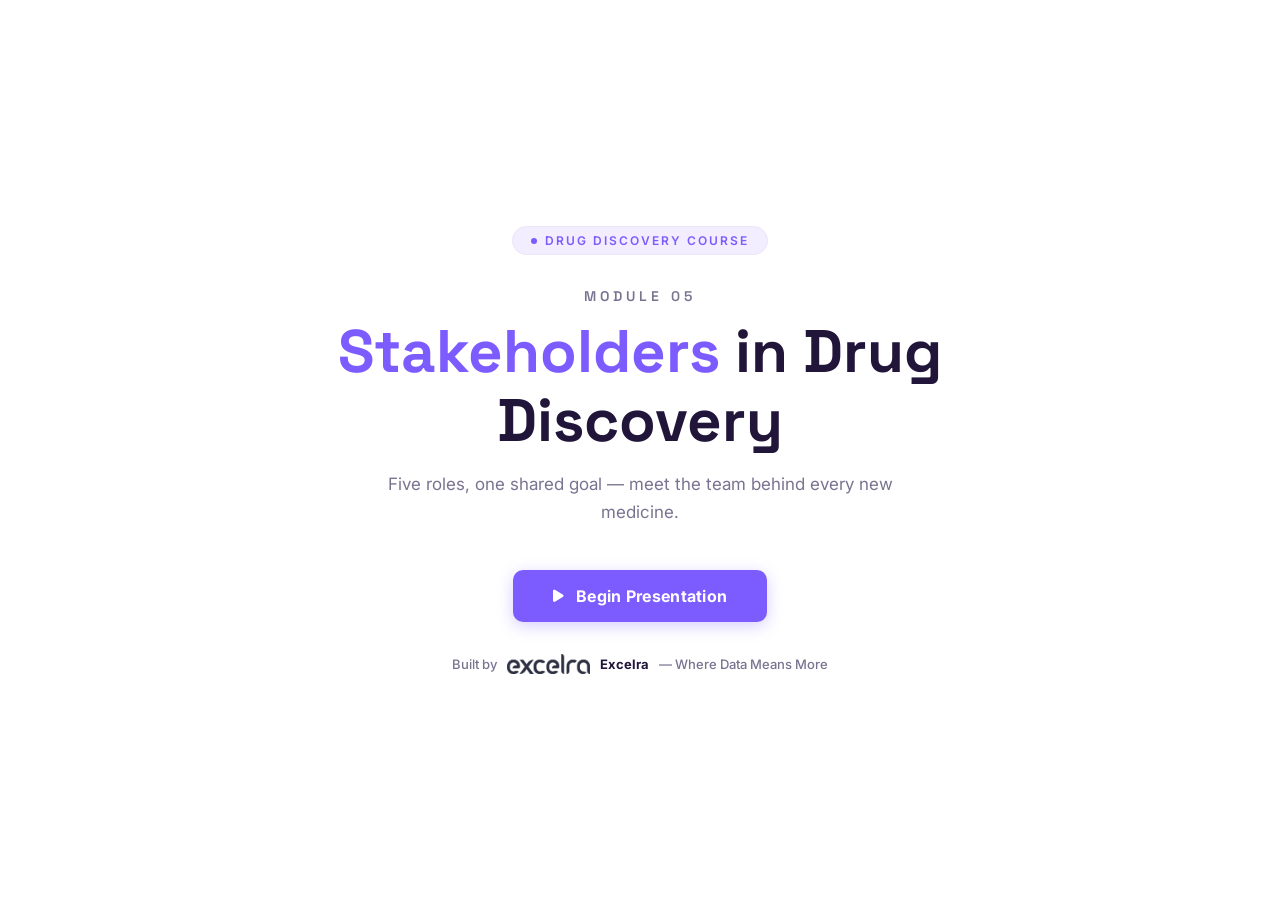
<file: Module 5.html>
<!DOCTYPE html>
<html lang="en">
<head>
<meta charset="UTF-8">
<meta name="viewport" content="width=device-width, initial-scale=1.0, viewport-fit=cover">
<meta http-equiv="Cache-Control" content="no-cache, no-store, must-revalidate">
<meta http-equiv="Pragma" content="no-cache">
<meta http-equiv="Expires" content="0">
<script src="devtools-guard.js"></script>
<script>
// ── Theme propagation: this same-origin iframe shares localStorage with
//    the parent course shell, so we mirror its `courseTheme` key here.
//    Runs before paint (no FOUC), updates live on storage events, and
//    also accepts postMessage({type:'courseTheme', theme:'light'|'dark'})
//    from the parent as a belt-and-suspenders path. Also swaps every
//    img.excelra-logo between Logo.png (light wordmark, for light bg)
//    and Logo-light.png (light wordmark, for dark bg) so the logo never
//    sits in a white box when the theme flips dark.
(function () {
  function swapLogo(t) {
    var name = (t === 'dark') ? 'Logo-light.png' : 'Logo.png';
    var url;
    try { url = new URL(name, document.baseURI).href; } catch (e) { url = name; }
    var imgs = document.querySelectorAll('img.excelra-logo');
    for (var i = 0; i < imgs.length; i++) {
      if (imgs[i].getAttribute('data-logo-current') !== name) {
        imgs[i].setAttribute('data-logo-current', name);
        imgs[i].src = url;
      }
    }
  }
  function applyTheme(t) {
    t = (t === 'dark') ? 'dark' : 'light';
    document.documentElement.setAttribute('data-theme', t);
    swapLogo(t);
  }
  var initial;
  try { initial = localStorage.getItem('courseTheme'); } catch (e) { initial = null; }
  if (initial !== 'dark' && initial !== 'light') initial = 'light';
  applyTheme(initial);
  window.addEventListener('storage', function (e) {
    if (e.key === 'courseTheme') applyTheme(e.newValue === 'dark' ? 'dark' : 'light');
  });
  window.addEventListener('message', function (e) {
    if (e.data && e.data.type === 'courseTheme' && (e.data.theme === 'light' || e.data.theme === 'dark')) {
      applyTheme(e.data.theme);
    }
  });
})();
</script>
<title>Module 5: Stakeholders in Drug Discovery | Excelra</title>
<link href="https://fonts.googleapis.com/css2?family=Inter:wght@300;400;500;600;700;800&family=Space+Grotesk:wght@500;600;700;800&display=swap" rel="stylesheet">
<link rel="stylesheet" href="https://cdnjs.cloudflare.com/ajax/libs/font-awesome/6.5.0/css/all.min.css">
<link rel="stylesheet" href="presentation-enhance.css">
<style>
  :root {
    --bg: #ffffff;
    --surface: #f6f2ff;
    --accent: #7c5cff;
    --accent-soft: rgba(124,92,255,0.10);
    --accent-glow: rgba(124,92,255,0.30);
    --highlight: #c77dff;
    --ink: #21163a;
    --ink-soft: #3a3350;
    --muted: #7a7390;
    --border: #ece4f7;
  }
  [data-theme="dark"] {
    --bg: #130e22;
    --surface: #1c1530;
    --accent: #9b6bff;
    --accent-soft: rgba(124,92,255,0.16);
    --accent-glow: rgba(124,92,255,0.40);
    --highlight: #c77dff;
    --ink: #f4f0ff;
    --ink-soft: #d9d0f2;
    --muted: #a89fc4;
    --border: #2e2350;
  }
  /* The top/bottom bars in light mode fade from solid white to transparent —
     that gradient is hard-coded as rgba(255,255,255,…) and would be an
     eye-burning white strip in dark mode, so it is overridden here. The
     progress-thumb border is also flipped to var(--bg) so the white ring
     doesn't glow against the dark surface. */
  [data-theme="dark"] .top-bar {
    background: linear-gradient(180deg, rgba(19,14,34,0.96) 0%, rgba(19,14,34,0.75) 70%, transparent 100%);
  }
  [data-theme="dark"] .bottom-bar {
    background: linear-gradient(0deg, rgba(19,14,34,0.98) 0%, rgba(19,14,34,0.85) 65%, transparent 100%);
  }
  [data-theme="dark"] .progress-fill::after { border-color: var(--bg); }
  *, *::before, *::after { margin:0; padding:0; box-sizing:border-box; }
  html, body { width:100%; height:100%; overflow:hidden; background:var(--bg); color:var(--ink); font-family:'Inter',sans-serif; transition: background 0.4s ease, color 0.3s ease; }

  /* Quiet backdrop — a faint fixed grid instead of the old dark particle
     animation, which read as generic "AI slide deck" rather than course material. */
  #bgCanvas { position:fixed; inset:0; z-index:0;
    background-image: linear-gradient(var(--border) 1px, transparent 1px), linear-gradient(90deg, var(--border) 1px, transparent 1px);
    background-size: 56px 56px; opacity:0.5;
  }
  .vignette { display:none; }

  #startScreen {
    position:fixed; inset:0; z-index:100; display:flex; flex-direction:column;
    align-items:center; justify-content:center; background:var(--bg);
    transition: opacity 0.8s ease, transform 0.8s ease;
    /* Was clipping/overlapping content on shorter or mid-size laptop
       viewports — the badge/title/subtitle/button could take up more
       vertical space than the viewport had, and the "Built by Excelra"
       brand line (previously absolutely positioned at a fixed distance
       from the bottom) would land right on top of the button instead of
       the layout adapting. Letting this screen scroll internally, and
       giving it its own top/bottom breathing room, means a cramped
       viewport scrolls instead of stacking elements on top of each other. */
    overflow-y:auto; padding:32px 20px;
  }
  #startScreen.hidden { opacity:0; transform:scale(1.05); pointer-events:none; }
  .start-badge {
    display:inline-flex; align-items:center; gap:8px; padding:6px 18px;
    border:1px solid var(--border); border-radius:100px; font-size:12px;
    font-weight:600; letter-spacing:2px; text-transform:uppercase; color:var(--accent);
    margin-bottom:32px; background:var(--accent-soft);
  }
  .start-badge .dot { width:6px; height:6px; border-radius:50%; background:var(--accent); animation:pulse-dot 2s infinite; }
  @keyframes pulse-dot { 0%,100%{opacity:1;transform:scale(1)} 50%{opacity:0.4;transform:scale(0.7)} }
  .start-module { font-family:'Space Grotesk',sans-serif; font-size:14px; font-weight:600; color:var(--muted); letter-spacing:4px; text-transform:uppercase; margin-bottom:12px; }
  .start-title { font-family:'Space Grotesk',sans-serif; font-size:clamp(32px,5.5vw,60px); font-weight:700; line-height:1.15; text-align:center; max-width:800px; margin-bottom:16px; color:var(--ink); }
  .start-title .accent { color:var(--accent); }
  .start-sub { font-size:17px; color:var(--muted); max-width:520px; text-align:center; line-height:1.6; margin-bottom:44px; font-weight:400; }
  .start-btn {
    position:relative; display:inline-flex; align-items:center; gap:12px;
    padding:16px 40px; border:none; border-radius:10px; cursor:pointer;
    background: var(--accent); color:#fff;
    font-family:'Inter',sans-serif; font-size:16px; font-weight:700; letter-spacing:0.3px;
    transition: all 0.2s ease; box-shadow: 0 4px 16px var(--accent-glow);
  }
  .start-btn:hover { transform:translateY(-1px); box-shadow: 0 8px 22px var(--accent-glow); }
  .start-btn:active { transform:scale(0.98); }
  .start-btn i { font-size:14px; }
  .start-brand {
    /* No longer absolutely positioned at a fixed distance from the
       bottom of the screen (that's what let it land on top of the
       "Begin Presentation" button whenever the centered content above
       it grew taller than the available height). It now simply flows
       in normal document order after the button, with its own margin —
       so it always sits below the button with clear space, on any
       screen size, and the pair scroll together if needed instead of
       overlapping. */
    position:static; margin-top:32px;
    display:flex; align-items:center; justify-content:center; flex-wrap:wrap;
    gap:10px; color:var(--muted); font-size:13px; font-weight:500; text-align:center;
  }

  #presentation {
    position:fixed; inset:0; z-index:10; display:flex; align-items:center;
    padding:0 8vw; opacity:0; transition:opacity 0.5s ease; pointer-events:none;
    background:var(--bg);
  }
  #presentation.active { opacity:1; pointer-events:auto; }
  .slide-num {
    position:absolute; left:5vw; top:50%; transform:translateY(-50%);
    font-family:'Space Grotesk',sans-serif; font-size:clamp(90px,16vw,220px);
    font-weight:800; color:var(--surface); line-height:1; pointer-events:none;
    transition: opacity 0.5s ease, transform 0.5s ease; user-select:none;
  }
  .slide-num.fade-out { opacity:0; transform:translateY(-50%) scale(0.9); }
  .slide-content { position:relative; z-index:1; margin-left:clamp(80px,13vw,190px); max-width:720px; width:100%; }
  .slide-label {
    display:inline-flex; align-items:center; gap:8px; font-size:11px; font-weight:700;
    letter-spacing:3px; text-transform:uppercase; color:var(--accent); margin-bottom:20px;
    opacity:0; transform:translateY(15px); transition: all 0.6s cubic-bezier(0.4,0,0.2,1);
  }
  .slide-label.visible { opacity:1; transform:translateY(0); }
  .slide-label .line { width:24px; height:2px; background:var(--accent); border-radius:2px; }
  .slide-title {
    font-family:'Space Grotesk',sans-serif; font-size:clamp(26px,3.4vw,42px);
    font-weight:700; line-height:1.2; margin-bottom:30px; color:var(--ink);
    opacity:0; transform:translateY(20px); transition: all 0.7s cubic-bezier(0.4,0,0.2,1) 0.1s;
  }
  .slide-title.visible { opacity:1; transform:translateY(0); }
  .slide-title .hl { color:var(--highlight); }

  .bullet {
    display:flex; gap:14px; margin-bottom:16px; opacity:0; transform:translateX(-16px);
    transition: all 0.6s cubic-bezier(0.4,0,0.2,1);
    padding:14px 16px; border-radius:10px; border:1px solid var(--border); background:var(--surface);
  }
  .bullet.visible { opacity:1; transform:translateX(0); }
  .bullet-icon {
    flex-shrink:0; width:28px; height:28px; border-radius:8px; background:var(--accent-soft);
    color:var(--accent); display:flex; align-items:center; justify-content:center; font-size:13px;
    margin-top:1px;
  }
  .bullet-text { font-size:clamp(14px,1.4vw,16px); line-height:1.65; color:var(--ink-soft); font-weight:400; }
  .bullet-text .key { color:var(--highlight); font-weight:600; }
  .bullet-text .em { color:var(--accent); font-weight:600; }

  .title-slide .slide-content { margin-left:0; text-align:center; display:flex; flex-direction:column; align-items:center; }
  .title-slide .slide-title { font-size:clamp(30px,4.4vw,52px); margin-bottom:12px; }
  .title-slide .slide-subtitle { font-size:clamp(15px,1.8vw,20px); color:var(--muted); font-weight:400; margin-bottom:8px; opacity:0; transform:translateY(15px); transition:all 0.6s ease 0.3s; }
  .title-slide .slide-subtitle.visible { opacity:1; transform:translateY(0); }
  .title-slide .slide-brand { font-size:13px; color:var(--accent); font-weight:600; letter-spacing:2px; text-transform:uppercase; opacity:0; transition:all 0.6s ease 0.5s; }
  .title-slide .slide-brand.visible { opacity:1; }

  .summary-grid { display:grid; grid-template-columns:1fr 1fr; gap:12px; margin-top:4px; }
  .summary-card {
    padding:16px 18px; border-radius:10px; border:1px solid var(--border);
    background:var(--surface); opacity:0; transform:translateY(15px) scale(0.97);
    transition: all 0.6s cubic-bezier(0.4,0,0.2,1);
  }
  .summary-card.visible { opacity:1; transform:translateY(0) scale(1); }
  .summary-card .sc-icon { font-size:17px; color:var(--accent); margin-bottom:8px; }
  .summary-card .sc-text { font-size:13px; line-height:1.6; color:var(--ink-soft); }
  .summary-card .sc-text .key { color:var(--highlight); font-weight:600; }

  .closing-slide .slide-content { margin-left:0; text-align:center; display:flex; flex-direction:column; align-items:center; }

  /* ── Diagram slide type: real pipeline / flow visual instead of bullets ── */
  .slide-content.has-diagram { max-width:980px; }
  .diagram-flow {
    display:flex; align-items:flex-start; justify-content:space-between; flex-wrap:nowrap;
    gap:0; margin:8px 0 26px; overflow-x:auto; padding-bottom:6px;
  }
  .diagram-node {
    display:flex; flex-direction:column; align-items:center; text-align:center;
    flex:1 1 0; min-width:56px; max-width:120px;
    opacity:0; transform:translateY(12px); transition: all 0.5s cubic-bezier(0.4,0,0.2,1);
  }
  .diagram-node.visible { opacity:1; transform:translateY(0); }
  .diagram-node-icon {
    width:44px; height:44px; border-radius:11px; display:flex; align-items:center; justify-content:center;
    background:var(--surface); border:1.5px solid var(--border); color:var(--muted); font-size:15px;
    transition: all 0.3s ease; margin-bottom:8px; flex-shrink:0;
  }
  .diagram-node.current .diagram-node-icon { background:var(--accent); border-color:var(--accent); color:#fff; box-shadow:0 4px 14px var(--accent-glow); }
  .diagram-node.done .diagram-node-icon { background:var(--accent-soft); border-color:var(--accent); color:var(--accent); }
  .diagram-node-label { font-size:10px; font-weight:700; color:var(--ink-soft); line-height:1.3; }
  .diagram-node.current .diagram-node-label { color:var(--accent); }
  .diagram-arrow { color:var(--border); font-size:13px; margin:14px 1px 0; flex:0 0 auto; }
  .diagram-arrow.done { color:var(--accent); }
  .diagram-detail {
    padding:16px 20px; border-radius:10px; background:var(--surface); border:1px solid var(--border);
    border-left:3px solid var(--accent);
  }
  .diagram-detail-label { font-size:11px; font-weight:700; letter-spacing:1.5px; text-transform:uppercase; color:var(--accent); margin-bottom:6px; }
  .diagram-detail-text { font-size:clamp(14px,1.4vw,16px); line-height:1.65; color:var(--ink-soft); }
  .diagram-detail-text .key { color:var(--highlight); font-weight:600; }
  .diagram-detail-text .em { color:var(--accent); font-weight:600; }

  .top-bar {
    position:fixed; top:0; left:0; right:0; z-index:20; display:flex;
    align-items:center; justify-content:space-between; padding:20px 32px;
    background:linear-gradient(180deg, rgba(255,255,255,0.96) 0%, rgba(255,255,255,0.75) 70%, transparent 100%);
    opacity:0; transition:opacity 0.5s ease;
  }
  .top-bar.visible { opacity:1; }
  .top-bar-left { display:flex; align-items:center; gap:10px; }
  .top-bar-logo { font-family:'Space Grotesk',sans-serif; font-size:16px; font-weight:700; color:var(--ink); letter-spacing:0.5px; }
  .top-bar-logo span { color:var(--accent); }
  .top-bar-right { display:flex; align-items:center; gap:16px; }
  .module-chip {
    padding:5px 14px; border-radius:100px; border:1px solid var(--accent); background:var(--accent-soft);
    font-size:11px; font-weight:700; letter-spacing:2px; text-transform:uppercase; color:var(--accent);
  }
  .bottom-bar {
    position:fixed; bottom:0; left:0; right:0; z-index:20; padding:0 32px 24px;
    background:linear-gradient(0deg, rgba(255,255,255,0.98) 0%, rgba(255,255,255,0.85) 65%, transparent 100%);
    opacity:0; transition:opacity 0.5s ease;
  }
  .bottom-bar.visible { opacity:1; }
  .progress-track {
    width:100%; height:5px; background:var(--border); border-radius:3px;
    margin-bottom:18px; overflow:visible; cursor:pointer; position:relative;
  }
  .progress-fill {
    height:100%; width:0%; border-radius:3px; background:var(--accent);
    transition:width 0.4s ease; position:relative;
  }
  .progress-fill.scrubbing { transition:none; }
  .progress-fill::after {
    content:''; position:absolute; right:-6px; top:50%; transform:translateY(-50%);
    width:14px; height:14px; border-radius:50%; background:var(--accent); border:2.5px solid #fff;
    box-shadow:0 1px 4px rgba(0,0,0,0.25);
  }
  .controls-row { display:flex; align-items:center; justify-content:space-between; }
  .controls-left { display:flex; align-items:center; gap:8px; }
  .controls-right { display:flex; align-items:center; gap:12px; }
  .ctrl-btn {
    width:40px; height:40px; border:none; border-radius:10px; cursor:pointer;
    background:var(--surface); color:var(--ink-soft); font-size:14px;
    display:flex; align-items:center; justify-content:center;
    transition:all 0.2s ease; border:1px solid var(--border);
  }
  .ctrl-btn:hover { background:var(--accent-soft); border-color:var(--accent); color:var(--accent); }
  .ctrl-btn.active { color:var(--accent); background:var(--accent-soft); border-color:var(--accent); }
  .ctrl-btn.play-btn { width:48px; height:48px; border-radius:14px; font-size:16px; background:var(--accent); color:#fff; border-color:var(--accent); }
  .ctrl-btn.play-btn:hover { background:#6b4ce6; color:#fff; }
  .audio-wave { display:flex; align-items:center; gap:3px; height:20px; margin-left:8px; }
  .audio-wave .bar { width:3px; border-radius:3px; background:var(--accent); animation:wave 0.8s ease-in-out infinite; }
  .audio-wave .bar:nth-child(1) { height:8px; animation-delay:0s; }
  .audio-wave .bar:nth-child(2) { height:14px; animation-delay:0.15s; }
  .audio-wave .bar:nth-child(3) { height:10px; animation-delay:0.3s; }
  .audio-wave .bar:nth-child(4) { height:16px; animation-delay:0.1s; }
  .audio-wave .bar:nth-child(5) { height:6px; animation-delay:0.25s; }
  .audio-wave.paused .bar { animation-play-state:paused; height:4px !important; }
  @keyframes wave { 0%,100%{transform:scaleY(0.4)} 50%{transform:scaleY(1)} }
  .slide-counter { font-size:12px; font-weight:600; color:var(--muted); letter-spacing:1px; font-variant-numeric:tabular-nums; }
  .slide-counter .current { color:var(--accent); font-size:14px; }
  .transition-overlay {
    position:fixed; inset:0; z-index:15; background:var(--bg);
    opacity:0; pointer-events:none; transition:opacity 0.3s ease;
  }
  .transition-overlay.active { opacity:1; }

  #introVideo, #outroVideo {
    position:fixed; inset:0; z-index:10; width:100%; height:100%;
    object-fit:contain; background:#000; display:none;
  }

  @media (max-width:768px) {
    .slide-num { font-size:80px; left:2vw; }
    .slide-content { margin-left:clamp(50px,11vw,120px); }
    .summary-grid { grid-template-columns:1fr; }
    .top-bar, .bottom-bar { padding-left:16px; padding-right:16px; }
    .bottom-bar { padding-bottom:16px; }
    .start-brand { margin-top:20px; }
    .diagram-node { width:78px; }
    .diagram-node-icon { width:42px; height:42px; font-size:15px; }
  }
  @media (max-width:480px) {
    .slide-num { display:none; }
    .slide-content { margin-left:0; }
  }
  /* Mid-size and smaller laptop screens are usually limited on *height*
     (a browser window on a 1366x768 or similar display often has well
     under 700px of usable viewport height once browser chrome is
     accounted for) rather than width — this is the actual dimension
     that was causing the start screen's content to grow taller than
     the viewport and overlap the "Built by Excelra" brand line. */
  @media (max-height:700px) {
    .start-badge { margin-bottom:16px; }
    .start-module { margin-bottom:8px; }
    .start-title { margin-bottom:10px; font-size:clamp(24px,5vw,40px); }
    .start-sub { margin-bottom:22px; }
    .start-brand { margin-top:16px; font-size:12px; }
  }
  @media (prefers-reduced-motion:reduce) {
    *, *::before, *::after { animation-duration:0.01ms !important; transition-duration:0.01ms !important; }
  }
</style>
</head>
<body>

<div id="bgCanvas" aria-hidden="true"></div>
<div class="vignette" aria-hidden="true"></div>

<div id="startScreen" role="dialog" aria-label="Start presentation">
  <div class="start-badge"><div class="dot"></div> Drug Discovery Course</div>
  <div class="start-module">Module 05</div>
  <h1 class="start-title"><span class="accent">Stakeholders</span> in Drug Discovery</h1>
  <p class="start-sub">Five roles, one shared goal — meet the team behind every new medicine.</p>
  <button class="start-btn" id="startBtn" aria-label="Begin presentation"><i class="fas fa-play"></i> Begin Presentation</button>
  <div class="start-brand">
    <span>Built by</span>
    <img src="Logo.png" alt="Excelra" class="excelra-logo" style="height:20px;width:auto;" data-logo-current="Logo.png">
    <span style="color:var(--ink);font-weight:700;">Excelra</span>
    <span style="color:var(--muted);">— Where Data Means More</span>
  </div>
</div>

<div class="transition-overlay" id="transOverlay" aria-hidden="true"></div>

<video id="introVideo" src="Introduction.mp4" playsinline></video>
<video id="outroVideo" src="Outro.mp4" playsinline></video>

<header class="top-bar" id="topBar">
  <div class="top-bar-left">
    <div class="top-bar-logo">Excel<span>ra</span></div>
  </div>
  <div class="top-bar-right">
    <div class="module-chip">Module 05</div>
  </div>
</header>

<main id="presentation" aria-live="polite">
  <div class="slide-num" id="slideNum" aria-hidden="true">01</div>
  <div class="slide-content" id="slideContent"></div>
</main>

<footer class="bottom-bar" id="bottomBar">
  <div class="progress-track" id="progressTrack" role="progressbar" aria-valuemin="0" aria-valuemax="100">
    <div class="progress-fill" id="progressFill"></div>
  </div>
  <div class="controls-row">
    <div class="controls-left">
      <button class="ctrl-btn" id="btnRestart" title="Restart" aria-label="Restart"><i class="fas fa-rotate-left"></i></button>
      <button class="ctrl-btn" id="btnPrev" title="Previous section" aria-label="Previous section"><i class="fas fa-backward-step"></i></button>
      <button class="ctrl-btn play-btn" id="btnPlay" title="Play / Pause" aria-label="Play or Pause"><i class="fas fa-pause"></i></button>
      <button class="ctrl-btn" id="btnNext" title="Next section" aria-label="Next section"><i class="fas fa-forward-step"></i></button>
      <div class="audio-wave" id="audioWave">
        <div class="bar"></div><div class="bar"></div><div class="bar"></div><div class="bar"></div><div class="bar"></div>
      </div>
    </div>
    <div class="controls-right">
      <button class="ctrl-btn" id="btnMute" title="Mute / Unmute" aria-label="Mute or Unmute"><i class="fas fa-volume-high"></i></button>
      <button class="ctrl-btn" id="btnFullscreen" title="Full screen" aria-label="Toggle full screen"><i class="fas fa-expand"></i></button>
      <div class="slide-counter"><span class="current" id="counterCurrent">01</span> / <span id="counterTotal">01</span></div>
    </div>
  </div>
</footer>

<script src="voice-engine.js"></script>
<script>
const slides = [
  {
    "type": "title",
    "label": "Module 05",
    "title": "<span class=\"hl\">Stakeholders</span> in Drug Discovery",
    "subtitle": "The people behind the pipeline",
    "brand": "Excelra — Where Data Means More",
    "segments": [
      "Welcome to Module Five, Stakeholders. Drug discovery isn't the work of one person — let's meet the team."
    ]
  },
  {
    "type": "concept",
    "label": "Who's Involved",
    "title": "Six Roles, <span class=\"hl\">One Goal</span>",
    "content": "<div style=\"display:flex;flex-direction:column;align-items:center;gap:0;margin:1.6rem auto;max-width:520px;font-family:Inter,sans-serif;\"><div style=\"width:100%;padding:0.7rem 1rem;background:var(--surface);border:1.5px solid var(--accent);border-radius:10px;color:var(--ink);font-weight:700;text-align:center;box-shadow:0 4px 14px var(--accent-glow);\">Scientists</div><div style=\"display:flex;flex-direction:column;align-items:center;\"><div style=\"width:2px;height:10px;background:var(--accent);\"></div><i class=\"fas fa-chevron-down\" style=\"color:var(--accent);font-size:13px;margin:1px 0;\"></i><div style=\"width:2px;height:10px;background:var(--accent);\"></div></div><div style=\"width:100%;padding:0.7rem 1rem;background:var(--surface);border:1.5px solid var(--accent);border-radius:10px;color:var(--ink);font-weight:700;text-align:center;box-shadow:0 4px 14px var(--accent-glow);\">Sponsors</div><div style=\"display:flex;flex-direction:column;align-items:center;\"><div style=\"width:2px;height:10px;background:var(--accent);\"></div><i class=\"fas fa-chevron-down\" style=\"color:var(--accent);font-size:13px;margin:1px 0;\"></i><div style=\"width:2px;height:10px;background:var(--accent);\"></div></div><div style=\"width:100%;padding:0.7rem 1rem;background:var(--surface);border:1.5px solid var(--accent);border-radius:10px;color:var(--ink);font-weight:700;text-align:center;box-shadow:0 4px 14px var(--accent-glow);\">CROs</div><div style=\"display:flex;flex-direction:column;align-items:center;\"><div style=\"width:2px;height:10px;background:var(--accent);\"></div><i class=\"fas fa-chevron-down\" style=\"color:var(--accent);font-size:13px;margin:1px 0;\"></i><div style=\"width:2px;height:10px;background:var(--accent);\"></div></div><div style=\"width:100%;padding:0.7rem 1rem;background:var(--surface);border:1.5px solid var(--accent);border-radius:10px;color:var(--ink);font-weight:700;text-align:center;box-shadow:0 4px 14px var(--accent-glow);\">Regulators</div><div style=\"display:flex;flex-direction:column;align-items:center;\"><div style=\"width:2px;height:10px;background:var(--accent);\"></div><i class=\"fas fa-chevron-down\" style=\"color:var(--accent);font-size:13px;margin:1px 0;\"></i><div style=\"width:2px;height:10px;background:var(--accent);\"></div></div><div style=\"width:100%;padding:0.7rem 1rem;background:var(--surface);border:1.5px solid var(--accent);border-radius:10px;color:var(--ink);font-weight:700;text-align:center;box-shadow:0 4px 14px var(--accent-glow);\">Patients</div><div style=\"display:flex;flex-direction:column;align-items:center;\"><div style=\"width:2px;height:10px;background:var(--accent);\"></div><i class=\"fas fa-chevron-down\" style=\"color:var(--accent);font-size:13px;margin:1px 0;\"></i><div style=\"width:2px;height:10px;background:var(--accent);\"></div></div><div style=\"width:100%;padding:0.85rem 1.1rem;background:var(--accent);border:1.5px solid var(--accent);border-radius:10px;color:#fff;font-weight:800;text-align:center;box-shadow:0 6px 18px var(--accent-glow);letter-spacing:0.3px;\">Payers</div></div>",
    "segments": [
      "A new medicine only happens when six very different roles align around the same goal."
    ]
  },
  {
    "type": "content",
    "label": "Role 1",
    "title": "The <span class=\"hl\">Research Scientist</span>",
    "segments": [
      "The <span class=\"key\">Research Scientist</span> designs experiments and identifies the biological targets worth pursuing in the first place — the earliest link in the whole chain."
    ]
  },
  {
    "type": "content",
    "label": "Role 2",
    "title": "The <span class=\"hl\">Medicinal Chemist</span>",
    "segments": [
      "The Medicinal Chemist designs and synthesizes new compounds, turning an idea about a molecule into a real substance that can be tested.",
      "Of all six roles, this is the one working most directly with <span class=\"key\">SAR</span> data, the structure-activity relationship from Module Four, using it to refine a molecule one modification at a time."
    ]
  },
  {
    "type": "content",
    "label": "Role 3",
    "title": "The <span class=\"hl\">Computational Chemist</span>",
    "segments": [
      "The <span class=\"key\">Computational Chemist</span> performs modeling and virtual screening — running candidate molecules through simulations before anything touches a lab bench.",
      "This role benefits most from a platform's <span class=\"em\">virtual screening</span> capabilities, more than any other stakeholder here."
    ]
  },
  {
    "type": "content",
    "label": "Role 4",
    "title": "The <span class=\"hl\">Project Manager</span>",
    "segments": [
      "The <span class=\"key\">Project Manager</span>'s primary responsibility is coordinating project activities and managing timelines — not designing experiments, not synthesizing compounds, and not regulatory compliance."
    ]
  },
  {
    "type": "content",
    "label": "Role 5",
    "title": "The <span class=\"hl\">Regulatory Specialist</span>",
    "segments": [
      "The <span class=\"key\">Regulatory Specialist</span> ensures compliance with regulations, and is the role most interested in <span class=\"em\">safety and toxicity data</span> — that's exactly what regulators scrutinize first."
    ]
  },
  {
    "type": "content",
    "label": "Role 6",
    "title": "The <span class=\"key\">Data Engineer</span>",
    "segments": [
      "And the sixth role, which has grown faster than any of the others: the Data Engineer.",
      "The Data Engineer builds and maintains the <span class=\"em\">pipelines</span> that move data between every system the other five roles depend on, and makes sure it arrives in a usable shape.",
      "They do not design the experiments or the molecules. But when a scientist can query ten years of assay results in seconds rather than weeks, that is their work you are seeing."
    ]
  },
  {
    "type": "content",
    "label": "One Program",
    "title": "Six Roles, <span class=\"hl\">Six Data Needs</span>",
    "segments": [
      "Here is the pattern worth noticing: all six roles work on the <span class=\"key\">same program</span>, yet each one leans on a different slice of its data.",
      "The research scientist designs the experiments and picks the targets, the medicinal chemist refines molecules through <span class=\"key\">SAR</span> data, and the computational chemist runs candidates through <span class=\"em\">virtual screening</span> before anything reaches a bench.",
      "The project manager watches timelines and milestones, the regulatory specialist watches <span class=\"em\">safety and toxicity data</span>, and the data engineer builds the pipelines that move it all between systems.",
      "One program, six different readers — which is exactly why the data has to be shared, consistent, and understandable across every one of them."
    ]
  },
  {
    "type": "concept",
    "label": "The Ecosystem",
    "title": "The Program <span class=\"hl\">at the Center</span>",
    "content": "<div class='arch-diagram'><div class='arch-hub'><div class='arch-sat-col'><div class='arch-sat'><i class='fas fa-flask-vial'></i><div class='arch-t'>Research Scientist</div></div><div class='arch-sat'><i class='fas fa-atom'></i><div class='arch-t'>Medicinal &amp; Computational Chemists</div></div><div class='arch-sat'><i class='fas fa-diagram-project'></i><div class='arch-t'>Project Manager</div></div><div class='arch-sat'><i class='fas fa-user-shield'></i><div class='arch-t'>Regulatory Specialist</div></div><div class='arch-sat'><i class='fas fa-database'></i><div class='arch-t'>Data Engineer</div></div></div><div class='arch-link'><i class='fas fa-arrow-right'></i></div><div class='arch-core'><i class='fas fa-capsules'></i><div class='arch-t'>The Program</div></div><div class='arch-link'><i class='fas fa-arrow-left'></i></div><div class='arch-sat-col'><div class='arch-sat'><i class='fas fa-building'></i><div class='arch-t'>Sponsors — fund the work</div></div><div class='arch-sat'><i class='fas fa-handshake'></i><div class='arch-t'>CROs — contracted studies</div></div><div class='arch-sat'><i class='fas fa-landmark'></i><div class='arch-t'>Regulators — review evidence</div></div><div class='arch-sat'><i class='fas fa-user'></i><div class='arch-t'>Patients — receive the medicine</div></div><div class='arch-sat'><i class='fas fa-coins'></i><div class='arch-t'>Payers — decide reimbursement</div></div></div></div><div class='arch-cap'>The internal team on the left — the wider external ecosystem on the right</div></div>",
    "segments": [
      "Now let's zoom out. On the left is the internal team — the six roles you just met, from the research scientist down to the data engineer.",
      "On the right is the wider ecosystem you saw at the start of this module: sponsors who fund the work, CROs who run contracted studies, regulators who review the evidence, patients who receive the medicine, and payers who decide reimbursement.",
      "And notice what sits at the center: the program itself. Every stakeholder, internal or external, is aligned on that one goal — turning an idea into a new medicine for patients."
    ]
  },
  {
    "type": "concept",
    "label": "Handoffs",
    "title": "How Work and Data <span class=\"hl\">Move</span>",
    "content": "<div class='arch-diagram'><div class='arch-flow'><div class='arch-node'><div class='arch-ico'><i class='fas fa-building'></i></div><div class='arch-t'>Sponsors</div><div class='arch-d'>Fund and direct</div></div><div class='arch-arrow'><i class='fas fa-arrow-right'></i></div><div class='arch-node'><div class='arch-ico'><i class='fas fa-flask-vial'></i></div><div class='arch-t'>Internal Team</div><div class='arch-d'>Discover and design</div></div><div class='arch-arrow'><i class='fas fa-arrow-right'></i></div><div class='arch-node'><div class='arch-ico'><i class='fas fa-handshake'></i></div><div class='arch-t'>CROs</div><div class='arch-d'>Contracted studies</div></div><div class='arch-arrow'><i class='fas fa-arrow-right'></i></div><div class='arch-node'><div class='arch-ico'><i class='fas fa-landmark'></i></div><div class='arch-t'>Regulators</div><div class='arch-d'>Review the evidence</div></div><div class='arch-arrow'><i class='fas fa-arrow-right'></i></div><div class='arch-node primary'><div class='arch-ico'><i class='fas fa-user'></i></div><div class='arch-t'>Patients &amp; Payers</div><div class='arch-d'>Receive and reimburse</div></div></div><div class='arch-cap'>Every handoff moves funding, work, or evidence — and data travels with each one</div></div>",
    "segments": [
      "Let's follow one program around the whole ecosystem. A sponsor funds it, and the internal team turns that funding into experiments, compounds, and candidates.",
      "Work that gets contracted out goes to CROs, who run those studies and hand the results back.",
      "The evidence then goes to regulators for review — and only after approval do patients receive the medicine, with payers deciding whether it is reimbursed.",
      "Notice that every arrow is a handoff of funding, work, or evidence. Each handoff is carried by data, which is why it has to stay consistent and understandable as it moves between stakeholders."
    ]
  },
  {
    "type": "summary",
    "label": "Recap",
    "title": "Six <span class=\"key\">Roles</span>",
    "cards": [
      {
        "icon": "fa-flask-vial",
        "text": "<span class=\"key\">Research Scientist</span> — designs experiments, identifies targets"
      },
      {
        "icon": "fa-atom",
        "text": "<span class=\"key\">Medicinal Chemist</span> — designs & synthesizes compounds, uses SAR data"
      },
      {
        "icon": "fa-laptop-code",
        "text": "<span class=\"key\">Computational Chemist</span> — modeling & virtual screening"
      },
      {
        "icon": "fa-diagram-project",
        "text": "<span class=\"key\">Project Manager</span> — coordinates activities, manages timelines"
      },
      {
        "icon": "fa-user-shield",
        "text": "<span class=\"key\">Regulatory Specialist</span> — compliance, safety & toxicity data"
      }
    ],
    "segments": [
      "Six roles: research scientist, medicinal chemist, computational chemist, project manager, regulatory specialist, and data engineer.",
      "Each one leans on a different slice of the same data, which is exactly why that data has to be shared, consistent, and understandable across all six."
    ]
  },
  {
    "type": "closing",
    "label": "Next Up",
    "title": "Ready to <span class=\"hl\">Reveal the Roles</span>?",
    "subtitle": "Module 6: Data Landscape",
    "brand": "Click each card in the game to test what you remember!",
    "segments": [
      "That completes Module Five.",
      "Next, we map out the data landscape all of these roles draw from.",
      "You are now ready for the quiz and the Stakeholder Reveal game. Good luck."
    ]
  }
];

// Voice selection (including the Mac/Windows consistency and
// mid-presentation-stability fixes) is fully owned by voice-engine.js
// now — this page just needs `synth` for cancel/pause/resume calls.
const synth = window.presentationVoice.synth;

// ── Section model: [0]=intro clip, [1..N]=slides, [N+1]=outro clip ──
const totalSections = slides.length + 2;
let currentSection = 0;
let currentSlide = 0;

// ── Forward-seek guard ───────────────────────────────────────────
// Learners can always scrub BACKWARD to replay anything already seen,
// but dragging/clicking the progress bar past the furthest section
// they've actually reached snaps back — same rule as the plain-video
// lessons elsewhere in the course. Progress is remembered per module
// (scoped by page title, which is unique per module) so it isn't lost
// on revisiting later.
// ── Task 13 audit (light-purple theme pass): CONFIRMED this guard
// already closes every manual forward-skip path — (1) seek-bar preview
// AND commit are both clamped to maxSectionReached inside
// previewAt()/commitScrub(); (2) the dedicated Next (#btnNext) click
// handler short-circuits when nextIndex > maxSectionReached and shows
// the blocked hint instead of advancing; (3) the ArrowRight keyboard
// handler does the same; (4) auto-advance via playCurrentSlide() →
// goToSection() → recordSectionReached() keeps extending the frontier
// as narration naturally plays through, so playback itself is never
// blocked. Backwards navigation (Previous button / ArrowLeft) is
// intentionally left unguarded so replays stay possible. No manual
// input path lets a learner jump past the furthest section reached.
const seekGuardKey = 'presentationMaxSection_' + document.title;
let maxSectionReached = parseInt(localStorage.getItem(seekGuardKey), 10) || 0;
function recordSectionReached(index) {
  if (index > maxSectionReached) {
    maxSectionReached = index;
    try { localStorage.setItem(seekGuardKey, String(maxSectionReached)); } catch (e) {}
  }
}
function showSeekBlockedHint() {
  const old = document.getElementById('seekBlockedHint');
  if (old) old.remove();
  const hint = document.createElement('div');
  hint.id = 'seekBlockedHint';
  hint.textContent = "Keep watching to unlock further along.";
  hint.style.cssText = 'position:fixed;left:50%;bottom:92px;transform:translateX(-50%);' +
    'background:rgba(20,24,34,0.92);color:#fff;font-family:Inter,sans-serif;font-size:13px;' +
    'font-weight:600;padding:10px 18px;border-radius:8px;z-index:50;pointer-events:none;' +
    'box-shadow:0 6px 20px rgba(0,0,0,0.25);opacity:0;transition:opacity 0.2s ease;';
  document.body.appendChild(hint);
  requestAnimationFrame(() => { hint.style.opacity = '1'; });
  setTimeout(() => { hint.style.opacity = '0'; setTimeout(() => hint.remove(), 250); }, 1600);
}
let isPlaying = false;
let isMuted = false;
let currentUtterance = null;
let segmentTimeout = null;
let isTransitioning = false;
let genToken = 0; // bumped on every stop/jump so a stale slide's speech callback can never affect whatever plays next

const slideNum = document.getElementById('slideNum');
const slideContent = document.getElementById('slideContent');
const progressFill = document.getElementById('progressFill');
const counterCurrent = document.getElementById('counterCurrent');
const counterTotal = document.getElementById('counterTotal');
const audioWave = document.getElementById('audioWave');
const transOverlay = document.getElementById('transOverlay');
const btnPlay = document.getElementById('btnPlay');
const btnMute = document.getElementById('btnMute');
const btnPrev = document.getElementById('btnPrev');
const btnNext = document.getElementById('btnNext');
const btnRestart = document.getElementById('btnRestart');
const introVideoEl = document.getElementById('introVideo');
const outroVideoEl = document.getElementById('outroVideo');

counterTotal.textContent = String(totalSections).padStart(2, '0');

function stripHTML(html) {
  const tmp = document.createElement('div');
  tmp.innerHTML = html;
  return tmp.textContent || tmp.innerText || '';
}
function estimateDuration(text) {
  // Used as the fallbackDuration when narration is MUTED: playback still has
  // to advance on the same timeline it would have taken to speak, or a muted
  // run races through the deck. Sourced from the engine so both paths agree.
  const pv = window.presentationVoice;
  if (pv && typeof pv.estimateMs === 'function') return pv.estimateMs(text);
  const words = text.trim().split(/\s+/).filter(Boolean).length;
  return (words / 2.45) * 1000;
}

function renderSlide(index) {
  const s = slides[index];
  const num = String(index + 1).padStart(2, '0');
  slideNum.textContent = num;
  let html = '';
  if (s.type === 'title' || s.type === 'closing') {
    html = `<div class="slide-label"><span class="line"></span>${s.label}<span class="line"></span></div>`;
    html += `<h2 class="slide-title">${s.title}</h2>`;
    if (s.subtitle) html += `<div class="slide-subtitle">${s.subtitle}</div>`;
    if (s.brand) html += `<div class="slide-brand">${s.brand}</div>`;
    slideContent.className = 'slide-content ' + (s.type === 'title' ? 'title-slide' : 'closing-slide');
  } else if (s.type === 'summary') {
    html = `<div class="slide-label"><span class="line"></span>${s.label}</div>`;
    html += `<h2 class="slide-title">${s.title}</h2>`;
    html += `<div class="summary-grid">`;
    s.cards.forEach((c, i) => {
      html += `<div class="summary-card" data-idx="${i}"><div class="sc-icon"><i class="fas ${c.icon}"></i></div><div class="sc-text">${c.text}</div></div>`;
    });
    html += `</div>`;
    slideContent.className = 'slide-content';
  } else if (s.type === 'diagram') {
    html = `<div class="slide-label"><span class="line"></span>${s.label}</div>`;
    html += `<h2 class="slide-title">${s.title}</h2>`;
    html += `<div class="diagram-flow">`;
    s.stages.forEach((st, i) => {
      const stateClass = i < s.currentIndex ? 'done' : (i === s.currentIndex ? 'current' : '');
      html += `<div class="diagram-node ${stateClass}" data-idx="${i}"><div class="diagram-node-icon"><i class="fas ${st.icon}"></i></div><div class="diagram-node-label">${st.label}</div></div>`;
      if (i < s.stages.length - 1) html += `<div class="diagram-arrow ${i < s.currentIndex ? 'done' : ''}"><i class="fas fa-arrow-right"></i></div>`;
    });
    html += `</div>`;
    html += `<div class="diagram-detail"><div class="diagram-detail-label">${s.stages[s.currentIndex].label}</div><div class="diagram-detail-text">${s.detail}</div></div>`;
    slideContent.className = 'slide-content has-diagram';
  } else if (s.type === 'concept') {
    html = `<div class="slide-label"><span class="line"></span>${s.label}</div>`;
    html += `<h2 class="slide-title">${s.title}</h2>`;
    html += s.content;
    slideContent.className = 'slide-content has-diagram';
  } else {
    html = `<div class="slide-label"><span class="line"></span>${s.label}</div>`;
    html += `<h2 class="slide-title">${s.title}</h2>`;
    s.segments.forEach((seg, i) => {
      html += `<div class="bullet" data-idx="${i}"><div class="bullet-icon"><i class="fas fa-chevron-right"></i></div><div class="bullet-text">${seg}</div></div>`;
    });
    slideContent.className = 'slide-content';
  }
  slideContent.innerHTML = html;
}
function animateSlideIn(index) {
  const s = slides[index];
  slideNum.classList.remove('fade-out');
  setTimeout(() => {
    const label = slideContent.querySelector('.slide-label');
    const title = slideContent.querySelector('.slide-title');
    if (label) label.classList.add('visible');
    if (title) title.classList.add('visible');
    if (s.type === 'diagram') {
      const nodes = slideContent.querySelectorAll('.diagram-node');
      nodes.forEach((n, i) => setTimeout(() => n.classList.add('visible'), i * 90));
    }
  }, 100);
  if (s.type === 'title' || s.type === 'closing') {
    setTimeout(() => {
      const sub = slideContent.querySelector('.slide-subtitle');
      const brand = slideContent.querySelector('.slide-brand');
      if (sub) sub.classList.add('visible');
      if (brand) brand.classList.add('visible');
    }, 400);
  }
}
function showSegment(index) {
  const s = slides[currentSlide];
  if (s.type === 'title' || s.type === 'closing' || s.type === 'diagram' || s.type === 'concept') return;
  if (s.type === 'summary') {
    const cards = slideContent.querySelectorAll('.summary-card');
    if (cards[index]) cards[index].classList.add('visible');
  } else {
    const bullets = slideContent.querySelectorAll('.bullet');
    if (bullets[index]) bullets[index].classList.add('visible');
  }
}
function speakSegment(text) {
  // Delegates to the shared voice engine (voice-engine.js), which picks
  // the voice, applies pronunciation fixes, and — critically for Mac
  // Chrome, where the preferred Google network voice can silently fail
  // to produce any audio — automatically detects that and falls back to
  // a working voice instead of leaving the narration mute.
  const plain = stripHTML(text);
  return window.presentationVoice.speak(plain, {
    muted: isMuted,
    fallbackDuration: estimateDuration(plain),
    onUtterance: u => { currentUtterance = u; }
  }).then(() => { currentUtterance = null; });
}
async function playCurrentSlide() {
  const myToken = ++genToken; // owns this run; any earlier run is now stale and will bail out
  if (!isPlaying) return;
  const s = slides[currentSlide];
  animateSlideIn(currentSlide);
  const introDelay = (s.type === 'title' || s.type === 'closing') ? 1200 : (s.type === 'diagram' ? 900 : 800);
  await delay(introDelay);
  if (!isPlaying || myToken !== genToken) return;
  const segs = s.segments || [];
  for (let i = 0; i < segs.length; i++) {
    if (!isPlaying || myToken !== genToken) return;
    showSegment(i);
    await speakSegment(segs[i]);
    if (!isPlaying || myToken !== genToken) return;
    await delay(350);
  }
  if (!isPlaying || myToken !== genToken) return;
  await delay(1200);
  if (!isPlaying || myToken !== genToken) return;
  goToSection(currentSection + 1);
}

// Stops narration through the engine rather than calling synth.cancel()
// directly. cancel() alone only kills the audible chunk — voice-engine v5
// splits long lines into several — so a Pause or Mute click could be
// followed by the next chunk starting anyway. stop() invalidates the whole
// queued line.
function stopNarrationAudio() {
  const pv = window.presentationVoice;
  if (pv && typeof pv.stop === 'function') { pv.stop(); return; }
  try { synth.cancel(); } catch (e) {}
}

function stopSpeech() {
  genToken++;
  clearTimeout(segmentTimeout);
  stopNarrationAudio();
  currentUtterance = null;
}
function delay(ms) {
  return new Promise(r => { segmentTimeout = setTimeout(r, ms); });
}
function updatePlayBtn() {
  btnPlay.innerHTML = isPlaying ? '<i class="fas fa-pause"></i>' : '<i class="fas fa-play"></i>';
  if (isPlaying) { audioWave.classList.remove('paused'); btnPlay.classList.add('active'); }
  else { audioWave.classList.add('paused'); btnPlay.classList.remove('active'); }
}

// ── Unified section navigation: intro clip → every slide → outro clip ──
function updateProgressForSection(index, subProgress) {
  subProgress = subProgress || 0;
  const pct = (index + Math.min(1, Math.max(0, subProgress))) / totalSections;
  progressFill.style.width = (Math.min(1, pct) * 100) + '%';
  counterCurrent.textContent = String(index + 1).padStart(2, '0');
}

function hideAllSectionViews() {
  introVideoEl.pause();
  outroVideoEl.pause();
  introVideoEl.style.display = 'none';
  outroVideoEl.style.display = 'none';
  document.getElementById('presentation').classList.remove('active');
}

function enterIntroSection() {
  introVideoEl.style.display = 'block';
  introVideoEl.currentTime = 0;
  updateProgressForSection(0, 0);
  if (isPlaying) {
    const p = introVideoEl.play();
    if (p && p.catch) p.catch(() => {});
  }
}
function enterOutroSection() {
  outroVideoEl.style.display = 'block';
  outroVideoEl.currentTime = 0;
  updateProgressForSection(totalSections - 1, 0);
  if (isPlaying) {
    const p = outroVideoEl.play();
    if (p && p.catch) p.catch(() => {});
  }
}
function enterSlideSection() {
  document.getElementById('presentation').classList.add('active');
  renderSlide(currentSlide);
  updateProgressForSection(currentSlide + 1, 0);
  if (isPlaying) {
    playCurrentSlide();
  } else {
    animateSlideIn(currentSlide);
    const s = slides[currentSlide];
    if (s.type === 'summary') {
      slideContent.querySelectorAll('.summary-card').forEach((c, i) => {
        setTimeout(() => c.classList.add('visible'), 300 + i * 150);
      });
    } else if (s.type !== 'title' && s.type !== 'closing' && s.type !== 'diagram') {
      slideContent.querySelectorAll('.bullet').forEach((b, i) => {
        setTimeout(() => b.classList.add('visible'), 300 + i * 150);
      });
    }
  }
}

function goToSection(index, opts) {
  opts = opts || {};
  if (isTransitioning) return;
  index = Math.max(0, Math.min(totalSections - 1, index));
  isTransitioning = true;
  stopSpeech();
  const delayMs = opts.instant ? 0 : 350;
  if (!opts.instant) {
    slideNum.classList.add('fade-out');
    transOverlay.classList.add('active');
  }
  setTimeout(() => {
    currentSection = index;
    recordSectionReached(index);
    hideAllSectionViews();
    transOverlay.classList.remove('active');
    isTransitioning = false;
    if (index === 0) {
      enterIntroSection();
    } else if (index === totalSections - 1) {
      enterOutroSection();
    } else {
      currentSlide = index - 1;
      enterSlideSection();
    }
  }, delayMs);
}

function finishPresentation() {
  window.parent && window.parent.postMessage({ type: 'presentation-complete', module: 'module5' }, '*');
}

introVideoEl.addEventListener('ended', () => { if (currentSection === 0) goToSection(1); });
outroVideoEl.addEventListener('ended', () => { if (currentSection === totalSections - 1) finishPresentation(); });
introVideoEl.addEventListener('timeupdate', () => {
  if (currentSection === 0 && introVideoEl.duration) updateProgressForSection(0, introVideoEl.currentTime / introVideoEl.duration);
});
outroVideoEl.addEventListener('timeupdate', () => {
  if (currentSection === totalSections - 1 && outroVideoEl.duration) updateProgressForSection(totalSections - 1, outroVideoEl.currentTime / outroVideoEl.duration);
});
// Deliberately NOT listening to introVideoEl/outroVideoEl's native 'play'/'pause'
// events to drive isPlaying: a video firing 'pause' as part of naturally
// reaching its end was being misread as a manual pause, which stopped the
// presentation from auto-continuing into the next section. isPlaying is
// now only ever set by our own explicit code below (togglePlay, start,
// restart), never by incidental native media events.

function togglePlay() {
  if (currentSection === 0 || currentSection === totalSections - 1) {
    const vid = currentSection === 0 ? introVideoEl : outroVideoEl;
    if (vid.paused) {
      const p = vid.play();
      if (p && p.catch) p.catch(() => {});
      isPlaying = true;
    } else {
      vid.pause();
      isPlaying = false;
    }
    updatePlayBtn();
  } else {
    if (isPlaying) { isPlaying = false; stopSpeech(); updatePlayBtn(); }
    else { isPlaying = true; updatePlayBtn(); playCurrentSlide(); }
  }
}
function toggleMute() {
  isMuted = !isMuted;
  btnMute.innerHTML = isMuted ? '<i class="fas fa-volume-xmark"></i>' : '<i class="fas fa-volume-high"></i>';
  btnMute.classList.toggle('active', isMuted);
  if (isMuted) stopNarrationAudio();
  // Report the new mute state to the parent course page so its voice-
  // control mirror stays honest — otherwise saying "mute" after using
  // this button could toggle the player the wrong way round.
  try { window.parent && window.parent.postMessage({ type: 'mute-state-presentation', muted: isMuted }, '*'); } catch (e) {}
}
const btnFullscreen = document.getElementById('btnFullscreen');
function updateFullscreenBtn() {
  const isFs = !!document.fullscreenElement;
  btnFullscreen.innerHTML = isFs ? '<i class="fas fa-compress"></i>' : '<i class="fas fa-expand"></i>';
  btnFullscreen.classList.toggle('active', isFs);
}
function toggleFullscreen() {
  if (!document.fullscreenElement) {
    const target = document.documentElement;
    (target.requestFullscreen ? target.requestFullscreen() : Promise.reject())
      .catch(() => { /* fullscreen not available in this embedding context */ });
  } else {
    document.exitFullscreen && document.exitFullscreen();
  }
}
document.addEventListener('fullscreenchange', updateFullscreenBtn);
btnFullscreen.addEventListener('click', toggleFullscreen);

document.getElementById('startBtn').addEventListener('click', () => {
  document.getElementById('startScreen').classList.add('hidden');
  setTimeout(() => {
    document.getElementById('startScreen').style.display = 'none';
    document.getElementById('topBar').classList.add('visible');
    document.getElementById('bottomBar').classList.add('visible');
    isPlaying = true;
    updatePlayBtn();
    goToSection(0);
  }, 800);
});
btnPlay.addEventListener('click', togglePlay);
// Clicking anywhere on the slide/video stage itself (not the control
// bar or a link/button inside a slide) toggles play/pause too, so it
// behaves like a normal video player — including while full-screen.
document.getElementById('presentation').addEventListener('click', function(e) {
  if (e.target.closest('a, button')) return;
  togglePlay();
});
btnMute.addEventListener('click', toggleMute);
btnPrev.addEventListener('click', () => goToSection(currentSection - 1));
btnNext.addEventListener('click', () => {
  // Same forward-seek guard as the progress slider and the keyboard
  // ArrowRight handler: the dedicated "Next" button must never be able
  // to jump past the furthest section actually reached either — that
  // was the actual gap letting learners bypass "no skipping ahead."
  const nextIndex = currentSection + 1;
  if (nextIndex > maxSectionReached) {
    showSeekBlockedHint();
  } else {
    goToSection(nextIndex);
  }
});
btnRestart.addEventListener('click', () => { isPlaying = false; updatePlayBtn(); goToSection(0); });
document.addEventListener('keydown', e => {
  if (document.getElementById('startScreen').style.display !== 'none' && !document.getElementById('startScreen').classList.contains('hidden')) return;
  if (e.code === 'Space') { e.preventDefault(); togglePlay(); }
  if (e.code === 'ArrowRight') {
    e.preventDefault();
    // Same forward-seek guard as the progress slider: the keyboard arrow
    // must never be able to jump past the furthest section actually
    // reached (that was the exact bug — the slider blocked skipping
    // ahead, but ArrowRight called goToSection() directly with no clamp
    // at all, bypassing the guard entirely).
    const nextIndex = currentSection + 1;
    if (nextIndex > maxSectionReached) {
      showSeekBlockedHint();
    } else {
      goToSection(nextIndex);
    }
  }
  if (e.code === 'ArrowLeft') { e.preventDefault(); goToSection(currentSection - 1); }
  if (e.code === 'KeyM') { e.preventDefault(); toggleMute(); }
  if (e.code === 'KeyF') { e.preventDefault(); toggleFullscreen(); }
  if (e.code === 'KeyR') { e.preventDefault(); isPlaying = false; updatePlayBtn(); goToSection(0); }
});

const progressTrackEl = document.getElementById('progressTrack');
let isScrubbing = false;
function pctFromPointer(clientX) {
  const rect = progressTrackEl.getBoundingClientRect();
  let pct = (clientX - rect.left) / rect.width;
  return Math.min(1, Math.max(0, pct));
}
function previewAt(pct) {
  const rawTarget = Math.round(pct * (totalSections - 1));
  const target = Math.min(rawTarget, maxSectionReached);
  const clampedPct = (totalSections - 1) > 0 ? target / (totalSections - 1) : 0;
  progressFill.style.width = (clampedPct * 100) + '%';
  counterCurrent.textContent = String(target + 1).padStart(2, '0');
  if (rawTarget > maxSectionReached) showSeekBlockedHint();
}
function commitScrub(clientX) {
  const pct = pctFromPointer(clientX);
  const rawTarget = Math.round(pct * (totalSections - 1));
  const target = Math.min(rawTarget, maxSectionReached);
  if (rawTarget > maxSectionReached) showSeekBlockedHint();
  goToSection(target, { instant: true });
}
progressTrackEl.addEventListener('mousedown', e => { isScrubbing = true; progressFill.classList.add('scrubbing'); previewAt(pctFromPointer(e.clientX)); });
window.addEventListener('mousemove', e => { if (isScrubbing) previewAt(pctFromPointer(e.clientX)); });
window.addEventListener('mouseup', e => { if (!isScrubbing) return; isScrubbing = false; progressFill.classList.remove('scrubbing'); commitScrub(e.clientX); });
progressTrackEl.addEventListener('click', e => { if (isScrubbing) return; commitScrub(e.clientX); });
progressTrackEl.addEventListener('touchstart', e => { isScrubbing = true; progressFill.classList.add('scrubbing'); previewAt(pctFromPointer(e.touches[0].clientX)); }, { passive: true });
progressTrackEl.addEventListener('touchmove', e => { if (isScrubbing) previewAt(pctFromPointer(e.touches[0].clientX)); }, { passive: true });
progressTrackEl.addEventListener('touchend', e => { if (!isScrubbing) return; isScrubbing = false; progressFill.classList.remove('scrubbing'); commitScrub(e.changedTouches[0].clientX); });

// Unconditionally pauses whatever is actually playing — the intro/
// outro video OR the narration speech, whichever section is active —
// and never resumes it automatically. This one function is the single
// source of truth for every "playback should stop now" trigger below:
// switching to a different browser tab, switching to a different
// module/dashboard/quiz/game inside the course, or closing the tab
// entirely. Learners must always press play again themselves; nothing
// should ever start talking on its own after being backgrounded.
function pauseForBackground() {
  if (isPlaying) {
    if (currentSection === 0 || currentSection === totalSections - 1) {
      const vid = currentSection === 0 ? introVideoEl : outroVideoEl;
      try { vid.pause(); } catch (e) {}
    } else {
      stopSpeech();
    }
    isPlaying = false;
    updatePlayBtn();
  }
  // Belt-and-suspenders: cancel rather than merely pause the speech
  // queue, so nothing stays alive to unexpectedly resume later.
  try { synth.cancel(); } catch (e) {}
}

document.addEventListener('visibilitychange', () => {
  if (document.hidden) pauseForBackground();
});
// 'pagehide' fires more reliably than 'beforeunload' when a tab is
// actually closed (including for back/forward-cache navigations), so
// both are covered rather than relying on just one.
window.addEventListener('pagehide', pauseForBackground);
window.addEventListener('beforeunload', () => { synth.cancel(); });

// The parent course page can only hide this iframe with CSS (e.g. going
// back to the dashboard, opening Course Relaxer, or a quiz/game modal) —
// it can't reach into a same-origin iframe's own speechSynthesis/video
// state directly. It posts this message instead so playback actually
// pauses rather than continuing to talk/play in the background.
window.addEventListener('message', event => {
  if (!event.data || !event.data.type) return;
  // Lets the parent course page (and, through it, voice commands like
  // "play"/"pause"/"restart"/"mute") actually reach into this iframe's
  // own playback state, which it otherwise has no way to touch directly.
  if (event.data.type === 'pause-presentation') { pauseForBackground(); return; }
  if (event.data.type === 'resume-presentation') {
    // If the start screen is still up, the presentation has never been
    // started — so "play" must press Begin for real, exactly like a click
    // would. The old code just called togglePlay(), which started the
    // intro video's AUDIO behind the frozen start screen: you could hear
    // it start, but nothing on screen moved — the exact "I say play, the
    // video stays frozen" bug that was reported.
    const _vcSS = document.getElementById('startScreen');
    if (_vcSS && _vcSS.style.display !== 'none' && !_vcSS.classList.contains('hidden')) {
      const _vcSB = document.getElementById('startBtn');
      if (_vcSB) _vcSB.click();
      return;
    }
    if (!isPlaying) togglePlay();
    return;
  }
  if (event.data.type === 'restart-presentation') {
    // Restarting something that was never started: leave the start screen
    // alone instead of shuffling section views behind it.
    const _vcSS2 = document.getElementById('startScreen');
    if (_vcSS2 && _vcSS2.style.display !== 'none' && !_vcSS2.classList.contains('hidden')) return;
    isPlaying = false; updatePlayBtn(); goToSection(0); return;
  }
  // Idempotent mute from the voice keywords "mute" / "unmute": apply the
  // DESIRED state rather than blindly toggling, so repeating a command —
  // or speaking it after using the player's own mute button — can never
  // flip the player the wrong way round.
  if (event.data.type === 'set-mute-presentation') {
    if (!!event.data.muted !== isMuted) toggleMute();
    return;
  }
  if (event.data.type === 'toggle-mute-presentation') { toggleMute(); return; }
});
</script>
<!-- Dynamic Doctor AI Avatar — full body, moves to context.
     Starts HIDDEN; only appears when the slide presentation begins
     (enterSlideSection). Hides again during intro/outro videos.
     No container box — the doctor floats freely with just a soft glow. -->
<div id="moduleAvatar" class="module-avatar hidden" aria-hidden="true">
  <div class="module-avatar-stage">
    <!-- Soft shadow under the avatar (grounds it visually) -->
    <div class="avatar-shadow"></div>

    <div class="module-avatar-bg">
      <svg class="module-avatar-svg" viewBox="0 0 160 220" xmlns="http://www.w3.org/2000/svg">
        <defs>
          <linearGradient id="docFace2" x1="0" y1="0" x2="0" y2="1">
            <stop offset="0%" stop-color="#fdf5ee"/>
            <stop offset="55%" stop-color="#f6e0d0"/>
            <stop offset="100%" stop-color="#eac6b2"/>
          </linearGradient>
          <linearGradient id="docHand2" x1="0" y1="0" x2="0" y2="1">
            <stop offset="0%" stop-color="#fdf5ee"/>
            <stop offset="100%" stop-color="#e8c0a8"/>
          </linearGradient>
          <linearGradient id="docHair2" x1="0" y1="0" x2="0.5" y2="1">
            <stop offset="0%" stop-color="#3a2a20"/>
            <stop offset="50%" stop-color="#2a1d14"/>
            <stop offset="100%" stop-color="#1a1108"/>
          </linearGradient>
          <linearGradient id="docHairShine2" x1="0" y1="0" x2="0" y2="1">
            <stop offset="0%" stop-color="#5a4030"/>
            <stop offset="100%" stop-color="#3a2a20" stop-opacity="0"/>
          </linearGradient>
          <radialGradient id="docEye2" cx="50%" cy="42%" r="62%">
            <stop offset="0%" stop-color="#8b6240"/>
            <stop offset="55%" stop-color="#5a3a20"/>
            <stop offset="100%" stop-color="#2a1a10"/>
          </radialGradient>
          <linearGradient id="docLip2" x1="0" y1="0" x2="0" y2="1">
            <stop offset="0%" stop-color="#d88068"/>
            <stop offset="100%" stop-color="#b85a48"/>
          </linearGradient>
          <linearGradient id="docCoat2" x1="0" y1="0" x2="0" y2="1">
            <stop offset="0%" stop-color="#ffffff"/>
            <stop offset="60%" stop-color="#f5f3fa"/>
            <stop offset="100%" stop-color="#e6e2f0"/>
          </linearGradient>
          <linearGradient id="docCoatShadow2" x1="0" y1="0" x2="0" y2="1">
            <stop offset="0%" stop-color="#d8d4e6"/>
            <stop offset="100%" stop-color="#b8b4c8"/>
          </linearGradient>
          <linearGradient id="docStetho2" x1="0" y1="0" x2="0" y2="1">
            <stop offset="0%" stop-color="#3a4050"/>
            <stop offset="50%" stop-color="#2a3040"/>
            <stop offset="100%" stop-color="#1a2030"/>
          </linearGradient>
          <linearGradient id="docShirt2" x1="0" y1="0" x2="0" y2="1">
            <stop offset="0%" stop-color="#9b6bff"/>
            <stop offset="100%" stop-color="#7c5cff"/>
          </linearGradient>
          <linearGradient id="docPants2" x1="0" y1="0" x2="0" y2="1">
            <stop offset="0%" stop-color="#3a3550"/>
            <stop offset="100%" stop-color="#251f3a"/>
          </linearGradient>
        </defs>

        <!-- ── PANTS / LEGS ── (spread wider for natural stance) ── -->
        <path d="M48 175 L42 215 L62 215 L64 175 Z" fill="url(#docPants2)"/>
        <path d="M80 175 L82 215 L102 215 L100 175 Z" fill="url(#docPants2)"/>
        <!-- Shoes -->
        <ellipse cx="52" cy="216" rx="11" ry="4" fill="#1a1108"/>
        <ellipse cx="92" cy="216" rx="11" ry="4" fill="#1a1108"/>

        <!-- ── LAB COAT — body (full torso) ── -->
        <path d="M44 100 Q36 110 32 130 L28 178 L60 178 L60 100 Z" fill="url(#docCoat2)" stroke="#c8c4d6" stroke-width="0.8"/>
        <path d="M100 100 Q108 110 112 130 L116 178 L84 178 L84 100 Z" fill="url(#docCoat2)" stroke="#c8c4d6" stroke-width="0.8"/>
        <!-- Coat center panel (between lapels) -->
        <path d="M60 100 L60 178 L84 178 L84 100 Z" fill="url(#docCoat2)" stroke="#c8c4d6" stroke-width="0.5"/>
        <!-- Coat lapels -->
        <path d="M60 100 L52 130 L60 130 Z" fill="url(#docCoatShadow2)" stroke="#c8c4d6" stroke-width="0.5"/>
        <path d="M84 100 L92 130 L84 130 Z" fill="url(#docCoatShadow2)" stroke="#c8c4d6" stroke-width="0.5"/>
        <!-- Inner shirt V -->
        <path d="M60 100 L72 118 L84 100 Z" fill="url(#docShirt2)"/>

        <!-- Stethoscope — neck + chest piece -->
        <path d="M62 100 Q56 110 58 124 Q62 138 70 142" stroke="url(#docStetho2)" stroke-width="2.2" fill="none" stroke-linecap="round"/>
        <path d="M82 100 Q88 110 86 124 Q82 138 74 142" stroke="url(#docStetho2)" stroke-width="2.2" fill="none" stroke-linecap="round"/>
        <circle cx="72" cy="142" r="4" fill="url(#docStetho2)" stroke="#1a2030" stroke-width="0.8"/>
        <circle cx="72" cy="142" r="1.8" fill="#5a6070"/>

        <!-- Coat buttons -->
        <circle cx="72" cy="118" r="1.1" fill="#9b6bff"/>
        <circle cx="72" cy="135" r="1.1" fill="#9b6bff"/>
        <circle cx="72" cy="152" r="1.1" fill="#9b6bff"/>
        <circle cx="72" cy="168" r="1.1" fill="#9b6bff"/>

        <!-- Name badge on coat -->
        <rect x="42" y="128" width="13" height="8" rx="1.2" fill="#fff" stroke="#9b6bff" stroke-width="0.6"/>
        <line x1="44" y1="131" x2="53" y2="131" stroke="#9b6bff" stroke-width="0.7"/>
        <line x1="44" y1="133" x2="51" y2="133" stroke="#c8c4d6" stroke-width="0.5"/>

        <!-- ── LEFT ARM (screen-left) — animated gesture ── -->
        <g class="doc-arm doc-arm-left" id="docArmLeft">
          <path d="M44 102 Q28 118 22 138" stroke="url(#docCoat2)" stroke-width="14" fill="none" stroke-linecap="round"/>
          <path d="M44 102 Q28 118 22 138" stroke="#c8c4d6" stroke-width="14" fill="none" stroke-linecap="round" opacity="0.3"/>
          <path d="M22 138 Q18 152 24 166" stroke="url(#docCoat2)" stroke-width="12" fill="none" stroke-linecap="round"/>
          <ellipse class="doc-hand doc-hand-left" cx="26" cy="170" rx="7" ry="8" fill="url(#docHand2)" stroke="rgba(180,90,140,0.2)" stroke-width="0.6"/>
          <path class="doc-finger doc-finger-left" d="M26 162 L26 154" stroke="url(#docHand2)" stroke-width="3.5" fill="none" stroke-linecap="round"/>
        </g>

        <!-- ── RIGHT ARM (screen-right) — animated gesture ── -->
        <g class="doc-arm doc-arm-right" id="docArmRight">
          <path d="M100 102 Q116 118 122 138" stroke="url(#docCoat2)" stroke-width="14" fill="none" stroke-linecap="round"/>
          <path d="M100 102 Q116 118 122 138" stroke="#c8c4d6" stroke-width="14" fill="none" stroke-linecap="round" opacity="0.3"/>
          <path d="M122 138 Q126 152 120 166" stroke="url(#docCoat2)" stroke-width="12" fill="none" stroke-linecap="round"/>
          <ellipse class="doc-hand doc-hand-right" cx="118" cy="170" rx="7" ry="8" fill="url(#docHand2)" stroke="rgba(180,90,140,0.2)" stroke-width="0.6"/>
          <path class="doc-finger doc-finger-right" d="M118 162 L118 154" stroke="url(#docHand2)" stroke-width="3.5" fill="none" stroke-linecap="round"/>
        </g>

        <!-- ── NECK ── (connects head to torso) ── -->
        <path d="M64 84 L64 100 L80 100 L80 84 Z" fill="url(#docFace2)" stroke="rgba(180,90,140,0.15)" stroke-width="0.5"/>

        <!-- ── HEAD group ──
             The outer <g class="doc-head"> handles the CSS animation
             transforms (bob/nod). The inner <g transform="translate(20,0)">
             shifts the head content +20 on the x-axis so it sits centered
             on the neck (neck center is x=72; head content was centered at
             x=52; the +20 shift aligns them). -->
        <g class="doc-head" id="docHead">
          <g transform="translate(20, 8)">
            <!-- Hair back -->
            <path d="M52 12 C36 12 26 26 26 50 C26 60 28 70 32 78 L40 78 C36 70 34 58 36 48 C38 32 44 24 52 22 C60 24 66 32 68 48 C70 58 68 70 64 78 L72 78 C76 70 78 60 78 50 C78 26 68 12 52 12 Z" fill="url(#docHair2)"/>

            <!-- Face -->
            <ellipse cx="52" cy="50" rx="24" ry="27" fill="url(#docFace2)" stroke="rgba(180,90,140,0.18)" stroke-width="0.8"/>

            <!-- Hair fringe on top -->
            <path d="M30 36 Q40 22 52 22 Q64 22 74 36 Q66 30 58 28 Q52 26 46 28 Q38 30 30 36 Z" fill="url(#docHair2)"/>
            <path d="M36 32 Q44 24 52 24 Q60 24 68 32" stroke="url(#docHairShine2)" stroke-width="2.5" fill="none" stroke-linecap="round" opacity="0.6"/>

            <!-- Eyebrows -->
            <path d="M34 40 Q42 37 50 40" stroke="#2a1d14" stroke-width="1.6" fill="none" stroke-linecap="round"/>
            <path d="M54 40 Q62 37 70 40" stroke="#2a1d14" stroke-width="1.6" fill="none" stroke-linecap="round"/>

            <!-- Eyes -->
            <g class="doc-eye"><ellipse cx="42" cy="48" rx="5" ry="4.5" fill="#ffffff"/><circle cx="43" cy="48" r="3" fill="url(#docEye2)"/><circle cx="43" cy="48" r="1.4" fill="#1a0a05"/><circle cx="44" cy="46.5" r="0.9" fill="#ffffff" opacity="0.95"/></g>
            <g class="doc-eye right"><ellipse cx="62" cy="48" rx="5" ry="4.5" fill="#ffffff"/><circle cx="61" cy="48" r="3" fill="url(#docEye2)"/><circle cx="61" cy="48" r="1.4" fill="#1a0a05"/><circle cx="62" cy="46.5" r="0.9" fill="#ffffff" opacity="0.95"/></g>

            <!-- Nose -->
            <path d="M51 54 Q52 60 53 54" stroke="rgba(180,90,140,0.35)" stroke-width="1" fill="none" stroke-linecap="round"/>

            <!-- Subtle blush -->
            <ellipse cx="36" cy="60" rx="3.5" ry="2.2" fill="#ff9bc8" opacity="0.30"/>
            <ellipse cx="68" cy="60" rx="3.5" ry="2.2" fill="#ff9bc8" opacity="0.30"/>

            <!-- Mouth — closed idle, opens when speaking -->
            <path id="mavaMouthIdle" class="mava-mouth" d="M44 64 Q52 69 60 64" stroke="url(#docLip2)" stroke-width="2.5" fill="none" stroke-linecap="round"/>
            <ellipse id="mavaMouthOpen" cx="52" cy="66" rx="6" ry="3.5" fill="url(#docLip2)" stroke="#a04848" stroke-width="0.7" style="display:none;"/>
            <path d="M46 64.5 Q52 65.5 58 64.5" stroke="#ffffff" stroke-width="0.5" fill="none" opacity="0.6" stroke-linecap="round"/>
          </g>
        </g>
      </svg>
    </div>
  </div>
</div>
<style>
/* ── Dynamic Doctor AI Avatar — full body, moves to context ──
   NO BOX: the avatar floats freely with just a soft drop-shadow and
   a glow when speaking. No border, no background, no border-radius.
   Starts HIDDEN (class="hidden" in HTML); only shown when the slide
   presentation begins via enterSlideSection(). */
.module-avatar{
  position:fixed;
  z-index:60;
  pointer-events:none;
  right:32px;
  bottom:90px;
  width:130px;
  height:200px;
  transition:left 0.7s cubic-bezier(0.34,1.4,0.64,1),
             right 0.7s cubic-bezier(0.34,1.4,0.64,1),
             top 0.7s cubic-bezier(0.34,1.4,0.64,1),
             bottom 0.7s cubic-bezier(0.34,1.4,0.64,1),
             opacity 0.4s ease,
             transform 0.5s ease;
  /* Soft purple glow — the only visual "container" cue */
  filter:drop-shadow(0 6px 16px rgba(124,92,255,0.30));
}
@keyframes mavaFloat{0%,100%{transform:translateY(0)}50%{transform:translateY(-5px)}}

/* ── Position presets ── */
.module-avatar.pos-bottom-right{ right:32px; left:auto; top:auto; bottom:90px; transform:none; }
.module-avatar.pos-bottom-left{ left:32px; right:auto; top:auto; bottom:90px; transform:none; }
.module-avatar.pos-left-center{
  left:32px; right:auto; top:50%; bottom:auto;
  transform:translateY(-50%) scale(0.92);
}
.module-avatar.pos-right-center{
  right:32px; left:auto; top:50%; bottom:auto;
  transform:translateY(-50%) scale(0.92);
}
.module-avatar.pos-top-right{ right:32px; left:auto; top:80px; bottom:auto; transform:none; }

/* Stage wrapper — holds the SVG + shadow. Float animation lives here. */
.module-avatar-stage{
  position:relative;
  width:100%; height:100%;
  animation:mavaFloat 4s ease-in-out 0.3s infinite;
}
.avatar-shadow{
  position:absolute;
  left:50%; bottom:-4px;
  transform:translateX(-50%);
  width:55%; height:8px;
  background:radial-gradient(ellipse at center, rgba(124,92,255,0.20) 0%, transparent 70%);
  border-radius:50%;
  filter:blur(2px);
}

/* ── NO BOX on .module-avatar-bg ──
   Previously this had border:3px solid, background:radial-gradient,
   border-radius:18px, overflow:hidden, box-shadow — making it look
   like the doctor was trapped in a rounded rectangle. Now it's just
   a transparent container; the SVG floats freely. */
.module-avatar-bg{
  position:relative;
  width:100%; height:100%;
  /* No border, no background, no border-radius, no overflow:hidden */
  transition:filter 0.3s ease;
}
/* Speaking glow — a soft purple aura around the avatar, NOT a box */
.module-avatar.speaking{
  filter:drop-shadow(0 6px 16px rgba(124,92,255,0.30))
         drop-shadow(0 0 12px rgba(124,92,255,0.45));
  animation:mavaHaloGlow 1.2s ease-in-out infinite;
}
@keyframes mavaHaloGlow{
  0%,100%{filter:drop-shadow(0 6px 16px rgba(124,92,255,0.30)) drop-shadow(0 0 10px rgba(124,92,255,0.35))}
  50%{filter:drop-shadow(0 6px 16px rgba(124,92,255,0.40)) drop-shadow(0 0 18px rgba(124,92,255,0.60))}
}
.module-avatar-svg{width:100%;height:100%;overflow:visible;}

/* Head bob — gentle when idle, nodding when speaking */
.doc-head{
  animation:docBob 3s ease-in-out infinite;
  transform-origin:center bottom;
  transform-box:fill-box;
}
.module-avatar.speaking .doc-head{
  animation:docBobSpeak 0.5s ease-in-out infinite;
}
@keyframes docBob{0%,100%{transform:translateY(0)}50%{transform:translateY(-1.5px)}}
@keyframes docBobSpeak{
  0%,100%{transform:translateY(0) rotate(-0.6deg)}
  50%{transform:translateY(-2px) rotate(0.6deg)}
}

/* Eye blink */
.doc-eye{
  animation:docBlink 4s ease-in-out infinite;
  transform-origin:center;
  transform-box:fill-box;
}
.doc-eye.right{animation-delay:0.08s;}
@keyframes docBlink{
  0%,90%,100%{transform:scaleY(1)}
  95%{transform:scaleY(0.05)}
}

/* ── ARM GESTURES ── */
.doc-arm{
  transform-origin:50% 0%;
  transform-box:fill-box;
  transition:transform 0.5s cubic-bezier(0.34,1.4,0.64,1);
}
.doc-arm-left{
  animation:armIdleLeft 3.5s ease-in-out infinite;
  transform-origin:50% 5%;
}
.doc-arm-right{
  animation:armIdleRight 3.8s ease-in-out infinite 0.4s;
  transform-origin:50% 5%;
}
@keyframes armIdleLeft{
  0%,100%{transform:rotate(0deg)}
  50%{transform:rotate(-3deg)}
}
@keyframes armIdleRight{
  0%,100%{transform:rotate(0deg)}
  50%{transform:rotate(3deg)}
}
.module-avatar.speaking .doc-arm-left{
  animation:armSpeakLeft 0.9s ease-in-out infinite;
}
.module-avatar.speaking .doc-arm-right{
  animation:armSpeakRight 0.9s ease-in-out infinite 0.15s;
}
@keyframes armSpeakLeft{
  0%,100%{transform:rotate(-8deg)}
  50%{transform:rotate(8deg)}
}
@keyframes armSpeakRight{
  0%,100%{transform:rotate(8deg)}
  50%{transform:rotate(-8deg)}
}
.module-avatar.gesture-point-right .doc-arm-left{
  animation:armPointRight 1.2s ease-in-out infinite;
  transform-origin:50% 5%;
}
.module-avatar.gesture-point-right .doc-arm-right{
  animation:armIdleRight 3.8s ease-in-out infinite 0.4s;
}
@keyframes armPointRight{
  0%,100%{transform:rotate(20deg) translateY(-2px)}
  50%{transform:rotate(30deg) translateY(-4px)}
}
.module-avatar.gesture-point-right .doc-finger-left{
  stroke-width:4.5;
  filter:drop-shadow(0 0 4px rgba(124,92,255,0.6));
}
.module-avatar.gesture-point-left .doc-arm-right{
  animation:armPointLeft 1.2s ease-in-out infinite;
  transform-origin:50% 5%;
}
.module-avatar.gesture-point-left .doc-arm-left{
  animation:armIdleLeft 3.5s ease-in-out infinite;
}
@keyframes armPointLeft{
  0%,100%{transform:rotate(-20deg) translateY(-2px)}
  50%{transform:rotate(-30deg) translateY(-4px)}
}
.module-avatar.gesture-point-left .doc-finger-right{
  stroke-width:4.5;
  filter:drop-shadow(0 0 4px rgba(124,92,255,0.6));
}
.module-avatar.gesture-welcome .doc-arm-left{
  animation:armWelcomeLeft 2.2s ease-in-out infinite;
}
.module-avatar.gesture-welcome .doc-arm-right{
  animation:armWelcomeRight 2.2s ease-in-out infinite 0.2s;
}
@keyframes armWelcomeLeft{
  0%,100%{transform:rotate(-15deg)}
  50%{transform:rotate(-25deg)}
}
@keyframes armWelcomeRight{
  0%,100%{transform:rotate(15deg)}
  50%{transform:rotate(25deg)}
}

/* Hidden state — avatar is invisible until the presentation starts */
.module-avatar.hidden{ opacity:0; pointer-events:none; transform:scale(0.5); }

@media (max-width:640px){
  .module-avatar{width:90px;height:140px;}
  .module-avatar.pos-bottom-right{right:14px;bottom:14px;}
  .module-avatar.pos-bottom-left{left:14px;bottom:14px;}
  .module-avatar.pos-left-center{left:14px;}
  .module-avatar.pos-right-center{right:14px;}
}
@media (max-width:480px){
  .module-avatar{width:74px;height:114px;}
}
</style>
<script>
(function(){
  var av=document.getElementById('moduleAvatar');
  if(!av) return;
  var idle=document.getElementById('mavaMouthIdle');
  var open=document.getElementById('mavaMouthOpen');
  var closeT=null, maxT=null, boundaryFired=false, fallbackT=null;

  function mouthOpen(){ if(idle)idle.style.display='none'; if(open)open.style.display=''; }
  function mouthClose(){ if(idle)idle.style.display=''; if(open)open.style.display='none'; }
  function stopMouth(){ if(fallbackT){clearInterval(fallbackT);fallbackT=null;} clearTimeout(closeT); mouthClose(); }
  function setSpeaking(on){
    if(on){ av.classList.add('speaking'); boundaryFired=false; clearTimeout(fallbackT);
            fallbackT=setTimeout(function(){ if(!boundaryFired){
              fallbackT=setInterval(function(){ if(idle.style.display==='none') mouthClose(); else mouthOpen(); },150);
            } },320); }
    else { av.classList.remove('speaking'); stopMouth(); }
  }
  function onBoundary(){ boundaryFired=true; if(fallbackT){clearInterval(fallbackT);fallbackT=null;}
                        mouthOpen(); clearTimeout(closeT); closeT=setTimeout(mouthClose,130); }
  // Defers to voice-engine.js so the lip-sync cap can never drift out of
  // step with the actual delivery rate or the engine's sentence chunking.
  // (A local copy of this formula is what used to stop the mouth early.)
  function estimateMs(text){
    var pv = window.presentationVoice;
    if (pv && typeof pv.estimateMs === 'function') return pv.estimateMs(text) + 1200;
    var w=(text||'').trim().split(/\s+/).filter(Boolean).length;
    return Math.max(2500, w*450+2500);
  }

  // ── DYNAMIC POSITIONING ──
  function clearPositionClasses(){
    av.classList.remove('pos-bottom-right','pos-bottom-left','pos-left-center','pos-right-center','pos-top-right');
  }
  function clearGestureClasses(){
    av.classList.remove('gesture-point-right','gesture-point-left','gesture-welcome');
  }
  function setPosition(posClass){
    clearPositionClasses();
    av.classList.add(posClass);
  }
  function setGesture(gestureClass){
    clearGestureClasses();
    if(gestureClass) av.classList.add(gestureClass);
  }
  function show(){ av.classList.remove('hidden'); }
  function hide(){ av.classList.add('hidden'); }

  // Pick a position + gesture based on the current slide.
  window.__doctorAvatar = {
    onSlideEnter: function(slideType){
      show();
      switch(slideType){
        case 'title':
        case 'closing':
          setPosition('pos-bottom-right');
          setGesture('gesture-welcome');
          break;
        case 'concept':
        case 'diagram':
          setPosition('pos-left-center');
          setGesture('gesture-point-right');
          break;
        case 'summary':
          setPosition('pos-right-center');
          setGesture('gesture-point-left');
          break;
        case 'content':
        default:
          setPosition('pos-bottom-right');
          setGesture(null);
          break;
      }
    },
    onIntroVideo: function(){ hide(); },
    onOutroVideo: function(){ hide(); },
    setSpeaking: setSpeaking
  };

  // ── HOOK INTO THE PRESENTATION ENGINE ──
  // Wrap enterSlideSection so the avatar shows + repositions whenever
  // a slide is entered. Wrap enterIntroSection / enterOutroSection to
  // hide the avatar during video playback.
  function hookPresentation(){
    if (typeof enterSlideSection === 'function' && !window._docAvHooked) {
      window._docAvHooked = true;
      var origEnterSlide = enterSlideSection;
      enterSlideSection = function(){
        var result = origEnterSlide.apply(this, arguments);
        try {
          var s = slides[currentSlide];
          if (s && window.__doctorAvatar) {
            window.__doctorAvatar.onSlideEnter(s.type);
          }
        } catch(e){}
        return result;
      };
      if (typeof enterIntroSection === 'function') {
        var origEnterIntro = enterIntroSection;
        enterIntroSection = function(){
          var r = origEnterIntro.apply(this, arguments);
          if (window.__doctorAvatar) window.__doctorAvatar.onIntroVideo();
          return r;
        };
      }
      if (typeof enterOutroSection === 'function') {
        var origEnterOutro = enterOutroSection;
        enterOutroSection = function(){
          var r = origEnterOutro.apply(this, arguments);
          if (window.__doctorAvatar) window.__doctorAvatar.onOutroVideo();
          return r;
        };
      }
    }
  }
  if (typeof enterSlideSection === 'function') {
    hookPresentation();
  } else {
    window.addEventListener('load', hookPresentation);
  }
  setTimeout(hookPresentation, 500);

  // ── LIP-SYNC HOOK ──
  function hook(){
    var pv=window.presentationVoice; if(!pv||!pv.speak||pv._mavaHooked) return; pv._mavaHooked=true;
    var orig=pv.speak;
    pv.speak=function(text,opts){
      opts=opts||{};
      var prevOU=opts.onUtterance;
      opts.onUtterance=function(utter){
        if(prevOU)prevOU(utter);
        var eStart=utter.onstart, eBound=utter.onboundary;
        utter.onstart=function(e){ if(eStart)eStart(e); setSpeaking(true); };
        utter.onboundary=function(e){ if(eBound)eBound(e); if(!e.name||e.name==='word') onBoundary(); };
      };
      var resolved=false;
      function fin(){ if(resolved)return; resolved=true; clearTimeout(maxT); setSpeaking(false); }
      maxT=setTimeout(fin, estimateMs(text));
      return orig.call(pv,text,opts).then(fin);
    };
  }
  if(window.presentationVoice) hook(); else window.addEventListener('load',hook);
})();
</script>
<script src="presentation-enhance.js"></script>
</body>
</html>
</file>
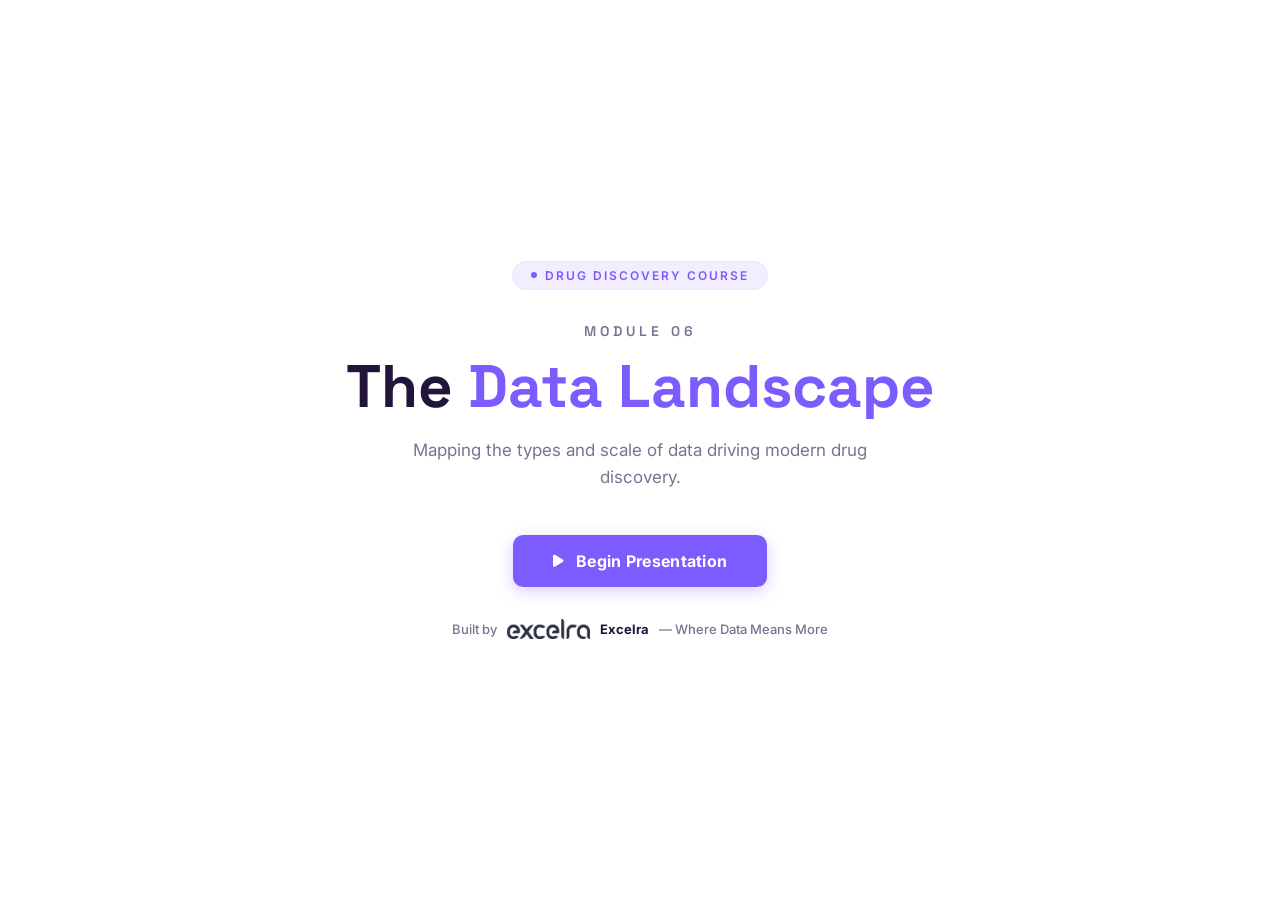
<file: Module 6.html>
<!DOCTYPE html>
<html lang="en">
<head>
<meta charset="UTF-8">
<meta name="viewport" content="width=device-width, initial-scale=1.0, viewport-fit=cover">
<meta http-equiv="Cache-Control" content="no-cache, no-store, must-revalidate">
<meta http-equiv="Pragma" content="no-cache">
<meta http-equiv="Expires" content="0">
<script src="devtools-guard.js"></script>
<script>
// ── Theme propagation: this same-origin iframe shares localStorage with
//    the parent course shell, so we mirror its `courseTheme` key here.
//    Runs before paint (no FOUC), updates live on storage events, and
//    also accepts postMessage({type:'courseTheme', theme:'light'|'dark'})
//    from the parent as a belt-and-suspenders path. Also swaps every
//    img.excelra-logo between Logo.png (light wordmark, for light bg)
//    and Logo-light.png (light wordmark, for dark bg) so the logo never
//    sits in a white box when the theme flips dark.
(function () {
  function swapLogo(t) {
    var name = (t === 'dark') ? 'Logo-light.png' : 'Logo.png';
    var url;
    try { url = new URL(name, document.baseURI).href; } catch (e) { url = name; }
    var imgs = document.querySelectorAll('img.excelra-logo');
    for (var i = 0; i < imgs.length; i++) {
      if (imgs[i].getAttribute('data-logo-current') !== name) {
        imgs[i].setAttribute('data-logo-current', name);
        imgs[i].src = url;
      }
    }
  }
  function applyTheme(t) {
    t = (t === 'dark') ? 'dark' : 'light';
    document.documentElement.setAttribute('data-theme', t);
    swapLogo(t);
  }
  var initial;
  try { initial = localStorage.getItem('courseTheme'); } catch (e) { initial = null; }
  if (initial !== 'dark' && initial !== 'light') initial = 'light';
  applyTheme(initial);
  window.addEventListener('storage', function (e) {
    if (e.key === 'courseTheme') applyTheme(e.newValue === 'dark' ? 'dark' : 'light');
  });
  window.addEventListener('message', function (e) {
    if (e.data && e.data.type === 'courseTheme' && (e.data.theme === 'light' || e.data.theme === 'dark')) {
      applyTheme(e.data.theme);
    }
  });
})();
</script>
<title>Module 6: The Data Landscape | Excelra</title>
<link href="https://fonts.googleapis.com/css2?family=Inter:wght@300;400;500;600;700;800&family=Space+Grotesk:wght@500;600;700;800&display=swap" rel="stylesheet">
<link rel="stylesheet" href="https://cdnjs.cloudflare.com/ajax/libs/font-awesome/6.5.0/css/all.min.css">
<link rel="stylesheet" href="presentation-enhance.css">
<style>
  :root {
    --bg: #ffffff;
    --surface: #f6f2ff;
    --accent: #7c5cff;
    --accent-soft: rgba(124,92,255,0.10);
    --accent-glow: rgba(124,92,255,0.30);
    --highlight: #c77dff;
    --ink: #21163a;
    --ink-soft: #3a3350;
    --muted: #7a7390;
    --border: #ece4f7;
  }
  [data-theme="dark"] {
    --bg: #130e22;
    --surface: #1c1530;
    --accent: #9b6bff;
    --accent-soft: rgba(124,92,255,0.16);
    --accent-glow: rgba(124,92,255,0.40);
    --highlight: #c77dff;
    --ink: #f4f0ff;
    --ink-soft: #d9d0f2;
    --muted: #a89fc4;
    --border: #2e2350;
  }
  /* The top/bottom bars in light mode fade from solid white to transparent —
     that gradient is hard-coded as rgba(255,255,255,…) and would be an
     eye-burning white strip in dark mode, so it is overridden here. The
     progress-thumb border is also flipped to var(--bg) so the white ring
     doesn't glow against the dark surface. */
  [data-theme="dark"] .top-bar {
    background: linear-gradient(180deg, rgba(19,14,34,0.96) 0%, rgba(19,14,34,0.75) 70%, transparent 100%);
  }
  [data-theme="dark"] .bottom-bar {
    background: linear-gradient(0deg, rgba(19,14,34,0.98) 0%, rgba(19,14,34,0.85) 65%, transparent 100%);
  }
  [data-theme="dark"] .progress-fill::after { border-color: var(--bg); }
  *, *::before, *::after { margin:0; padding:0; box-sizing:border-box; }
  html, body { width:100%; height:100%; overflow:hidden; background:var(--bg); color:var(--ink); font-family:'Inter',sans-serif; transition: background 0.4s ease, color 0.3s ease; }

  /* Quiet backdrop — a faint fixed grid instead of the old dark particle
     animation, which read as generic "AI slide deck" rather than course material. */
  #bgCanvas { position:fixed; inset:0; z-index:0;
    background-image: linear-gradient(var(--border) 1px, transparent 1px), linear-gradient(90deg, var(--border) 1px, transparent 1px);
    background-size: 56px 56px; opacity:0.5;
  }
  .vignette { display:none; }

  #startScreen {
    position:fixed; inset:0; z-index:100; display:flex; flex-direction:column;
    align-items:center; justify-content:center; background:var(--bg);
    transition: opacity 0.8s ease, transform 0.8s ease;
    /* Was clipping/overlapping content on shorter or mid-size laptop
       viewports — the badge/title/subtitle/button could take up more
       vertical space than the viewport had, and the "Built by Excelra"
       brand line (previously absolutely positioned at a fixed distance
       from the bottom) would land right on top of the button instead of
       the layout adapting. Letting this screen scroll internally, and
       giving it its own top/bottom breathing room, means a cramped
       viewport scrolls instead of stacking elements on top of each other. */
    overflow-y:auto; padding:32px 20px;
  }
  #startScreen.hidden { opacity:0; transform:scale(1.05); pointer-events:none; }
  .start-badge {
    display:inline-flex; align-items:center; gap:8px; padding:6px 18px;
    border:1px solid var(--border); border-radius:100px; font-size:12px;
    font-weight:600; letter-spacing:2px; text-transform:uppercase; color:var(--accent);
    margin-bottom:32px; background:var(--accent-soft);
  }
  .start-badge .dot { width:6px; height:6px; border-radius:50%; background:var(--accent); animation:pulse-dot 2s infinite; }
  @keyframes pulse-dot { 0%,100%{opacity:1;transform:scale(1)} 50%{opacity:0.4;transform:scale(0.7)} }
  .start-module { font-family:'Space Grotesk',sans-serif; font-size:14px; font-weight:600; color:var(--muted); letter-spacing:4px; text-transform:uppercase; margin-bottom:12px; }
  .start-title { font-family:'Space Grotesk',sans-serif; font-size:clamp(32px,5.5vw,60px); font-weight:700; line-height:1.15; text-align:center; max-width:800px; margin-bottom:16px; color:var(--ink); }
  .start-title .accent { color:var(--accent); }
  .start-sub { font-size:17px; color:var(--muted); max-width:520px; text-align:center; line-height:1.6; margin-bottom:44px; font-weight:400; }
  .start-btn {
    position:relative; display:inline-flex; align-items:center; gap:12px;
    padding:16px 40px; border:none; border-radius:10px; cursor:pointer;
    background: var(--accent); color:#fff;
    font-family:'Inter',sans-serif; font-size:16px; font-weight:700; letter-spacing:0.3px;
    transition: all 0.2s ease; box-shadow: 0 4px 16px var(--accent-glow);
  }
  .start-btn:hover { transform:translateY(-1px); box-shadow: 0 8px 22px var(--accent-glow); }
  .start-btn:active { transform:scale(0.98); }
  .start-btn i { font-size:14px; }
  .start-brand {
    /* No longer absolutely positioned at a fixed distance from the
       bottom of the screen (that's what let it land on top of the
       "Begin Presentation" button whenever the centered content above
       it grew taller than the available height). It now simply flows
       in normal document order after the button, with its own margin —
       so it always sits below the button with clear space, on any
       screen size, and the pair scroll together if needed instead of
       overlapping. */
    position:static; margin-top:32px;
    display:flex; align-items:center; justify-content:center; flex-wrap:wrap;
    gap:10px; color:var(--muted); font-size:13px; font-weight:500; text-align:center;
  }

  #presentation {
    position:fixed; inset:0; z-index:10; display:flex; align-items:center;
    padding:0 8vw; opacity:0; transition:opacity 0.5s ease; pointer-events:none;
    background:var(--bg);
  }
  #presentation.active { opacity:1; pointer-events:auto; }
  .slide-num {
    position:absolute; left:5vw; top:50%; transform:translateY(-50%);
    font-family:'Space Grotesk',sans-serif; font-size:clamp(90px,16vw,220px);
    font-weight:800; color:var(--surface); line-height:1; pointer-events:none;
    transition: opacity 0.5s ease, transform 0.5s ease; user-select:none;
  }
  .slide-num.fade-out { opacity:0; transform:translateY(-50%) scale(0.9); }
  .slide-content { position:relative; z-index:1; margin-left:clamp(80px,13vw,190px); max-width:720px; width:100%; }
  .slide-label {
    display:inline-flex; align-items:center; gap:8px; font-size:11px; font-weight:700;
    letter-spacing:3px; text-transform:uppercase; color:var(--accent); margin-bottom:20px;
    opacity:0; transform:translateY(15px); transition: all 0.6s cubic-bezier(0.4,0,0.2,1);
  }
  .slide-label.visible { opacity:1; transform:translateY(0); }
  .slide-label .line { width:24px; height:2px; background:var(--accent); border-radius:2px; }
  .slide-title {
    font-family:'Space Grotesk',sans-serif; font-size:clamp(26px,3.4vw,42px);
    font-weight:700; line-height:1.2; margin-bottom:30px; color:var(--ink);
    opacity:0; transform:translateY(20px); transition: all 0.7s cubic-bezier(0.4,0,0.2,1) 0.1s;
  }
  .slide-title.visible { opacity:1; transform:translateY(0); }
  .slide-title .hl { color:var(--highlight); }

  .bullet {
    display:flex; gap:14px; margin-bottom:16px; opacity:0; transform:translateX(-16px);
    transition: all 0.6s cubic-bezier(0.4,0,0.2,1);
    padding:14px 16px; border-radius:10px; border:1px solid var(--border); background:var(--surface);
  }
  .bullet.visible { opacity:1; transform:translateX(0); }
  .bullet-icon {
    flex-shrink:0; width:28px; height:28px; border-radius:8px; background:var(--accent-soft);
    color:var(--accent); display:flex; align-items:center; justify-content:center; font-size:13px;
    margin-top:1px;
  }
  .bullet-text { font-size:clamp(14px,1.4vw,16px); line-height:1.65; color:var(--ink-soft); font-weight:400; }
  .bullet-text .key { color:var(--highlight); font-weight:600; }
  .bullet-text .em { color:var(--accent); font-weight:600; }

  .title-slide .slide-content { margin-left:0; text-align:center; display:flex; flex-direction:column; align-items:center; }
  .title-slide .slide-title { font-size:clamp(30px,4.4vw,52px); margin-bottom:12px; }
  .title-slide .slide-subtitle { font-size:clamp(15px,1.8vw,20px); color:var(--muted); font-weight:400; margin-bottom:8px; opacity:0; transform:translateY(15px); transition:all 0.6s ease 0.3s; }
  .title-slide .slide-subtitle.visible { opacity:1; transform:translateY(0); }
  .title-slide .slide-brand { font-size:13px; color:var(--accent); font-weight:600; letter-spacing:2px; text-transform:uppercase; opacity:0; transition:all 0.6s ease 0.5s; }
  .title-slide .slide-brand.visible { opacity:1; }

  .summary-grid { display:grid; grid-template-columns:1fr 1fr; gap:12px; margin-top:4px; }
  .summary-card {
    padding:16px 18px; border-radius:10px; border:1px solid var(--border);
    background:var(--surface); opacity:0; transform:translateY(15px) scale(0.97);
    transition: all 0.6s cubic-bezier(0.4,0,0.2,1);
  }
  .summary-card.visible { opacity:1; transform:translateY(0) scale(1); }
  .summary-card .sc-icon { font-size:17px; color:var(--accent); margin-bottom:8px; }
  .summary-card .sc-text { font-size:13px; line-height:1.6; color:var(--ink-soft); }
  .summary-card .sc-text .key { color:var(--highlight); font-weight:600; }

  .closing-slide .slide-content { margin-left:0; text-align:center; display:flex; flex-direction:column; align-items:center; }

  /* ── Diagram slide type: real pipeline / flow visual instead of bullets ── */
  .slide-content.has-diagram { max-width:980px; }
  .diagram-flow {
    display:flex; align-items:flex-start; justify-content:space-between; flex-wrap:nowrap;
    gap:0; margin:8px 0 26px; overflow-x:auto; padding-bottom:6px;
  }
  .diagram-node {
    display:flex; flex-direction:column; align-items:center; text-align:center;
    flex:1 1 0; min-width:56px; max-width:120px;
    opacity:0; transform:translateY(12px); transition: all 0.5s cubic-bezier(0.4,0,0.2,1);
  }
  .diagram-node.visible { opacity:1; transform:translateY(0); }
  .diagram-node-icon {
    width:44px; height:44px; border-radius:11px; display:flex; align-items:center; justify-content:center;
    background:var(--surface); border:1.5px solid var(--border); color:var(--muted); font-size:15px;
    transition: all 0.3s ease; margin-bottom:8px; flex-shrink:0;
  }
  .diagram-node.current .diagram-node-icon { background:var(--accent); border-color:var(--accent); color:#fff; box-shadow:0 4px 14px var(--accent-glow); }
  .diagram-node.done .diagram-node-icon { background:var(--accent-soft); border-color:var(--accent); color:var(--accent); }
  .diagram-node-label { font-size:10px; font-weight:700; color:var(--ink-soft); line-height:1.3; }
  .diagram-node.current .diagram-node-label { color:var(--accent); }
  .diagram-arrow { color:var(--border); font-size:13px; margin:14px 1px 0; flex:0 0 auto; }
  .diagram-arrow.done { color:var(--accent); }
  .diagram-detail {
    padding:16px 20px; border-radius:10px; background:var(--surface); border:1px solid var(--border);
    border-left:3px solid var(--accent);
  }
  .diagram-detail-label { font-size:11px; font-weight:700; letter-spacing:1.5px; text-transform:uppercase; color:var(--accent); margin-bottom:6px; }
  .diagram-detail-text { font-size:clamp(14px,1.4vw,16px); line-height:1.65; color:var(--ink-soft); }
  .diagram-detail-text .key { color:var(--highlight); font-weight:600; }
  .diagram-detail-text .em { color:var(--accent); font-weight:600; }

  .top-bar {
    position:fixed; top:0; left:0; right:0; z-index:20; display:flex;
    align-items:center; justify-content:space-between; padding:20px 32px;
    background:linear-gradient(180deg, rgba(255,255,255,0.96) 0%, rgba(255,255,255,0.75) 70%, transparent 100%);
    opacity:0; transition:opacity 0.5s ease;
  }
  .top-bar.visible { opacity:1; }
  .top-bar-left { display:flex; align-items:center; gap:10px; }
  .top-bar-logo { font-family:'Space Grotesk',sans-serif; font-size:16px; font-weight:700; color:var(--ink); letter-spacing:0.5px; }
  .top-bar-logo span { color:var(--accent); }
  .top-bar-right { display:flex; align-items:center; gap:16px; }
  .module-chip {
    padding:5px 14px; border-radius:100px; border:1px solid var(--accent); background:var(--accent-soft);
    font-size:11px; font-weight:700; letter-spacing:2px; text-transform:uppercase; color:var(--accent);
  }
  .bottom-bar {
    position:fixed; bottom:0; left:0; right:0; z-index:20; padding:0 32px 24px;
    background:linear-gradient(0deg, rgba(255,255,255,0.98) 0%, rgba(255,255,255,0.85) 65%, transparent 100%);
    opacity:0; transition:opacity 0.5s ease;
  }
  .bottom-bar.visible { opacity:1; }
  .progress-track {
    width:100%; height:5px; background:var(--border); border-radius:3px;
    margin-bottom:18px; overflow:visible; cursor:pointer; position:relative;
  }
  .progress-fill {
    height:100%; width:0%; border-radius:3px; background:var(--accent);
    transition:width 0.4s ease; position:relative;
  }
  .progress-fill.scrubbing { transition:none; }
  .progress-fill::after {
    content:''; position:absolute; right:-6px; top:50%; transform:translateY(-50%);
    width:14px; height:14px; border-radius:50%; background:var(--accent); border:2.5px solid #fff;
    box-shadow:0 1px 4px rgba(0,0,0,0.25);
  }
  .controls-row { display:flex; align-items:center; justify-content:space-between; }
  .controls-left { display:flex; align-items:center; gap:8px; }
  .controls-right { display:flex; align-items:center; gap:12px; }
  .ctrl-btn {
    width:40px; height:40px; border:none; border-radius:10px; cursor:pointer;
    background:var(--surface); color:var(--ink-soft); font-size:14px;
    display:flex; align-items:center; justify-content:center;
    transition:all 0.2s ease; border:1px solid var(--border);
  }
  .ctrl-btn:hover { background:var(--accent-soft); border-color:var(--accent); color:var(--accent); }
  .ctrl-btn.active { color:var(--accent); background:var(--accent-soft); border-color:var(--accent); }
  .ctrl-btn.play-btn { width:48px; height:48px; border-radius:14px; font-size:16px; background:var(--accent); color:#fff; border-color:var(--accent); }
  .ctrl-btn.play-btn:hover { background:#6b4ce6; color:#fff; }
  .audio-wave { display:flex; align-items:center; gap:3px; height:20px; margin-left:8px; }
  .audio-wave .bar { width:3px; border-radius:3px; background:var(--accent); animation:wave 0.8s ease-in-out infinite; }
  .audio-wave .bar:nth-child(1) { height:8px; animation-delay:0s; }
  .audio-wave .bar:nth-child(2) { height:14px; animation-delay:0.15s; }
  .audio-wave .bar:nth-child(3) { height:10px; animation-delay:0.3s; }
  .audio-wave .bar:nth-child(4) { height:16px; animation-delay:0.1s; }
  .audio-wave .bar:nth-child(5) { height:6px; animation-delay:0.25s; }
  .audio-wave.paused .bar { animation-play-state:paused; height:4px !important; }
  @keyframes wave { 0%,100%{transform:scaleY(0.4)} 50%{transform:scaleY(1)} }
  .slide-counter { font-size:12px; font-weight:600; color:var(--muted); letter-spacing:1px; font-variant-numeric:tabular-nums; }
  .slide-counter .current { color:var(--accent); font-size:14px; }
  .transition-overlay {
    position:fixed; inset:0; z-index:15; background:var(--bg);
    opacity:0; pointer-events:none; transition:opacity 0.3s ease;
  }
  .transition-overlay.active { opacity:1; }

  #introVideo, #outroVideo {
    position:fixed; inset:0; z-index:10; width:100%; height:100%;
    object-fit:contain; background:#000; display:none;
  }

  @media (max-width:768px) {
    .slide-num { font-size:80px; left:2vw; }
    .slide-content { margin-left:clamp(50px,11vw,120px); }
    .summary-grid { grid-template-columns:1fr; }
    .top-bar, .bottom-bar { padding-left:16px; padding-right:16px; }
    .bottom-bar { padding-bottom:16px; }
    .start-brand { margin-top:20px; }
    .diagram-node { width:78px; }
    .diagram-node-icon { width:42px; height:42px; font-size:15px; }
  }
  @media (max-width:480px) {
    .slide-num { display:none; }
    .slide-content { margin-left:0; }
  }
  /* Mid-size and smaller laptop screens are usually limited on *height*
     (a browser window on a 1366x768 or similar display often has well
     under 700px of usable viewport height once browser chrome is
     accounted for) rather than width — this is the actual dimension
     that was causing the start screen's content to grow taller than
     the viewport and overlap the "Built by Excelra" brand line. */
  @media (max-height:700px) {
    .start-badge { margin-bottom:16px; }
    .start-module { margin-bottom:8px; }
    .start-title { margin-bottom:10px; font-size:clamp(24px,5vw,40px); }
    .start-sub { margin-bottom:22px; }
    .start-brand { margin-top:16px; font-size:12px; }
  }
  @media (prefers-reduced-motion:reduce) {
    *, *::before, *::after { animation-duration:0.01ms !important; transition-duration:0.01ms !important; }
  }
</style>
</head>
<body>

<div id="bgCanvas" aria-hidden="true"></div>
<div class="vignette" aria-hidden="true"></div>

<div id="startScreen" role="dialog" aria-label="Start presentation">
  <div class="start-badge"><div class="dot"></div> Drug Discovery Course</div>
  <div class="start-module">Module 06</div>
  <h1 class="start-title">The <span class="accent">Data Landscape</span></h1>
  <p class="start-sub">Mapping the types and scale of data driving modern drug discovery.</p>
  <button class="start-btn" id="startBtn" aria-label="Begin presentation"><i class="fas fa-play"></i> Begin Presentation</button>
  <div class="start-brand">
    <span>Built by</span>
    <img src="Logo.png" alt="Excelra" class="excelra-logo" style="height:20px;width:auto;" data-logo-current="Logo.png">
    <span style="color:var(--ink);font-weight:700;">Excelra</span>
    <span style="color:var(--muted);">— Where Data Means More</span>
  </div>
</div>

<div class="transition-overlay" id="transOverlay" aria-hidden="true"></div>

<video id="introVideo" src="Introduction.mp4" playsinline></video>
<video id="outroVideo" src="Outro.mp4" playsinline></video>

<header class="top-bar" id="topBar">
  <div class="top-bar-left">
    <div class="top-bar-logo">Excel<span>ra</span></div>
  </div>
  <div class="top-bar-right">
    <div class="module-chip">Module 06</div>
  </div>
</header>

<main id="presentation" aria-live="polite">
  <div class="slide-num" id="slideNum" aria-hidden="true">01</div>
  <div class="slide-content" id="slideContent"></div>
</main>

<footer class="bottom-bar" id="bottomBar">
  <div class="progress-track" id="progressTrack" role="progressbar" aria-valuemin="0" aria-valuemax="100">
    <div class="progress-fill" id="progressFill"></div>
  </div>
  <div class="controls-row">
    <div class="controls-left">
      <button class="ctrl-btn" id="btnRestart" title="Restart" aria-label="Restart"><i class="fas fa-rotate-left"></i></button>
      <button class="ctrl-btn" id="btnPrev" title="Previous section" aria-label="Previous section"><i class="fas fa-backward-step"></i></button>
      <button class="ctrl-btn play-btn" id="btnPlay" title="Play / Pause" aria-label="Play or Pause"><i class="fas fa-pause"></i></button>
      <button class="ctrl-btn" id="btnNext" title="Next section" aria-label="Next section"><i class="fas fa-forward-step"></i></button>
      <div class="audio-wave" id="audioWave">
        <div class="bar"></div><div class="bar"></div><div class="bar"></div><div class="bar"></div><div class="bar"></div>
      </div>
    </div>
    <div class="controls-right">
      <button class="ctrl-btn" id="btnMute" title="Mute / Unmute" aria-label="Mute or Unmute"><i class="fas fa-volume-high"></i></button>
      <button class="ctrl-btn" id="btnFullscreen" title="Full screen" aria-label="Toggle full screen"><i class="fas fa-expand"></i></button>
      <div class="slide-counter"><span class="current" id="counterCurrent">01</span> / <span id="counterTotal">01</span></div>
    </div>
  </div>
</footer>

<script src="voice-engine.js"></script>
<script>
const slides = [
  {
    "type": "title",
    "label": "Module 06",
    "title": "The <span class=\"hl\">Data Landscape</span>",
    "subtitle": "Not all data looks alike",
    "brand": "Excelra — Where Data Means More",
    "segments": [
      "Welcome to Module Six, the Data Landscape. Drug discovery runs on data — but not all data looks alike. Let's map it."
    ]
  },
  {
    "type": "concept",
    "label": "Data Maturity",
    "title": "From Raw Bytes to <span class=\"hl\">Reusable Knowledge</span>",
    "content": "<div style=\"display:flex;flex-direction:column;align-items:center;gap:0;margin:1.6rem auto;max-width:520px;font-family:Inter,sans-serif;\"><div style=\"width:100%;padding:0.7rem 1rem;background:var(--surface);border:1.5px solid var(--accent);border-radius:10px;color:var(--ink);font-weight:700;text-align:center;box-shadow:0 4px 14px var(--accent-glow);\">Raw Data</div><div style=\"display:flex;flex-direction:column;align-items:center;\"><div style=\"width:2px;height:10px;background:var(--accent);\"></div><i class=\"fas fa-chevron-down\" style=\"color:var(--accent);font-size:13px;margin:1px 0;\"></i><div style=\"width:2px;height:10px;background:var(--accent);\"></div></div><div style=\"width:100%;padding:0.7rem 1rem;background:var(--surface);border:1.5px solid var(--accent);border-radius:10px;color:var(--ink);font-weight:700;text-align:center;box-shadow:0 4px 14px var(--accent-glow);\">Curated</div><div style=\"display:flex;flex-direction:column;align-items:center;\"><div style=\"width:2px;height:10px;background:var(--accent);\"></div><i class=\"fas fa-chevron-down\" style=\"color:var(--accent);font-size:13px;margin:1px 0;\"></i><div style=\"width:2px;height:10px;background:var(--accent);\"></div></div><div style=\"width:100%;padding:0.7rem 1rem;background:var(--surface);border:1.5px solid var(--accent);border-radius:10px;color:var(--ink);font-weight:700;text-align:center;box-shadow:0 4px 14px var(--accent-glow);\">Integrated</div><div style=\"display:flex;flex-direction:column;align-items:center;\"><div style=\"width:2px;height:10px;background:var(--accent);\"></div><i class=\"fas fa-chevron-down\" style=\"color:var(--accent);font-size:13px;margin:1px 0;\"></i><div style=\"width:2px;height:10px;background:var(--accent);\"></div></div><div style=\"width:100%;padding:0.7rem 1rem;background:var(--surface);border:1.5px solid var(--accent);border-radius:10px;color:var(--ink);font-weight:700;text-align:center;box-shadow:0 4px 14px var(--accent-glow);\">Annotated</div><div style=\"display:flex;flex-direction:column;align-items:center;\"><div style=\"width:2px;height:10px;background:var(--accent);\"></div><i class=\"fas fa-chevron-down\" style=\"color:var(--accent);font-size:13px;margin:1px 0;\"></i><div style=\"width:2px;height:10px;background:var(--accent);\"></div></div><div style=\"width:100%;padding:0.85rem 1.1rem;background:var(--accent);border:1.5px solid var(--accent);border-radius:10px;color:#fff;font-weight:800;text-align:center;box-shadow:0 6px 18px var(--accent-glow);letter-spacing:0.3px;\">Exchangeable</div></div>",
    "segments": [
      "Data only becomes useful once it climbs these five levels of maturity — raw, curated, integrated, annotated, and exchangeable."
    ]
  },
  {
    "type": "content",
    "label": "Biological Data",
    "title": "The Source of <span class=\"hl\">Biological Data</span>",
    "segments": [
      "<span class=\"key\">Biological data</span> comes primarily from genomics, proteomics, and transcriptomics — the molecular blueprint of disease, not from chemical synthesis, clinical trials, or computational modeling alone."
    ]
  },
  {
    "type": "content",
    "label": "Pharmacological Data",
    "title": "Understanding Drug-Target <span class=\"hl\">Interaction</span>",
    "segments": [
      "<span class=\"key\">Pharmacological data</span> is what tells us how a drug interacts with its target — binding, activity, mechanism.",
      "When the question is specifically how a drug interacts with its target, pharmacological data is the most useful category — more so than ADMET or clinical data alone."
    ]
  },
  {
    "type": "content",
    "label": "ADMET Data",
    "title": "<span class=\"hl\">ADMET</span> Data, Revisited",
    "segments": [
      "<span class=\"key\">ADMET data</span> captures how a compound is absorbed, distributed, metabolized, and excreted by the body — sourced from in vitro assays, in vivo studies, and computational predictions, though notably not from clinical trials directly."
    ]
  },
  {
    "type": "concept",
    "label": "The Map",
    "title": "Three <span class=\"hl\">Pillars</span> of Discovery Data",
    "content": "<div class='arch-diagram'><div class='arch-stack'><div class='arch-layer'><div class='arch-ltag'>Biological</div><div class='arch-litems'><span class='arch-chip'>Genomics</span><span class='arch-chip'>Proteomics</span><span class='arch-chip'>Transcriptomics</span></div></div><div class='arch-layer'><div class='arch-ltag'>Pharmacological</div><div class='arch-litems'><span class='arch-chip'>Binding</span><span class='arch-chip'>Activity</span><span class='arch-chip'>Mechanism</span></div></div><div class='arch-layer accent'><div class='arch-ltag'>ADMET</div><div class='arch-litems'><span class='arch-chip'>In vitro assays</span><span class='arch-chip'>In vivo studies</span><span class='arch-chip'>In silico predictions</span></div></div></div><div class='arch-cap'>Each pillar asks a different question about the same compound</div></div>",
    "segments": [
      "Here is the whole landscape on one map. The first pillar is <span class=\"key\">biological</span> data — genomics, proteomics, and transcriptomics, the molecular blueprint of disease.",
      "The second pillar is <span class=\"key\">pharmacological</span> data, which tells us how a drug interacts with its target — binding, activity, and mechanism.",
      "And the third pillar is <span class=\"key\">ADMET</span> — how a compound is absorbed, distributed, metabolized, and excreted, built from in vitro assays, in vivo studies, and computational predictions.",
      "Notice how the three pillars line up: each asks a different question about the same compound — where the disease is, how strongly the molecule acts on it, and what the body does to the molecule."
    ]
  },
  {
    "type": "content",
    "label": "Scale",
    "title": "The <span class=\"hl\">Scale</span> of Modern Databases",
    "segments": [
      "The scale here is enormous — comprehensive drug discovery databases today include <span class=\"key\">over one and a half million compounds</span>, each with layers of associated data attached."
    ]
  },
  {
    "type": "content",
    "label": "Structured Data",
    "title": "Clean Rows: <span class=\"hl\">Structured Data</span>",
    "segments": [
      "<span class=\"em\">Structured data</span> means clean rows and columns: assay result tables, compound databases, ADMET measurements, and genomic spreadsheets all fall into this category."
    ]
  },
  {
    "type": "content",
    "label": "Unstructured Data",
    "title": "Messy Reality: <span class=\"hl\">Unstructured Data</span>",
    "segments": [
      "<span class=\"em\">Unstructured data</span> is rich but messy: research papers, lab notebook entries, microscopy images, and clinical case notes all fall here instead.",
      "Turning unstructured data into structured, usable data is one of the biggest jobs in modern drug discovery."
    ]
  },
  {
    "type": "content",
    "label": "The Third Category",
    "title": "Metadata Decides <span class=\"key\">Reusability</span>",
    "segments": [
      "There is a third category people routinely forget: <span class=\"key\">metadata</span>, the data about the data.",
      "An assay result of fifty nanomolar means nothing on its own. Which assay? Which cell line? What concentration range, what date, whose protocol?",
      "Without that context the number cannot be compared to anything, which means it cannot be reused.",
      "So it is metadata, not volume, that really decides whether a dataset has any <span class=\"em\">long-term value</span>."
    ]
  },
  {
    "type": "concept",
    "label": "Two Formats",
    "title": "Structured vs <span class=\"hl\">Unstructured</span>",
    "content": "<div class='arch-diagram'><div class='arch-split'><div class='arch-side good'><div style='display:flex;align-items:center;gap:0.55rem'><div style='width:30px;height:30px;border-radius:9px;display:flex;align-items:center;justify-content:center;background:var(--accent-soft);color:var(--accent);font-size:13px;flex:0 0 auto'><i class='fas fa-table-cells'></i></div><div style='font-family:Space Grotesk,Inter,sans-serif;font-weight:700;font-size:0.8rem;color:var(--ink)'>Structured</div></div><div style='font-size:0.66rem;color:var(--muted)'>Clean rows and columns — ready to query</div><ul><li>Assay result tables</li><li>Compound databases</li><li>ADMET measurements</li><li>Genomic spreadsheets</li></ul></div><div class='arch-vs'>VS</div><div class='arch-side'><div style='display:flex;align-items:center;gap:0.55rem'><div style='width:30px;height:30px;border-radius:9px;display:flex;align-items:center;justify-content:center;background:var(--accent-soft);color:var(--accent);font-size:13px;flex:0 0 auto'><i class='fas fa-file-lines'></i></div><div style='font-family:Space Grotesk,Inter,sans-serif;font-weight:700;font-size:0.8rem;color:var(--ink)'>Unstructured</div></div><div style='font-size:0.66rem;color:var(--muted)'>Rich but messy — needs work first</div><ul><li>Research papers</li><li>Lab notebook entries</li><li>Microscopy images</li><li>Clinical case notes</li></ul></div></div><div class='arch-note'>And the third category people forget: metadata — the context that makes either side reusable</div></div>",
    "segments": [
      "Here are the two formats side by side. On the left, <span class=\"key\">structured</span> data: clean rows and columns — assay result tables, compound databases, ADMET measurements, and genomic spreadsheets.",
      "On the right, <span class=\"key\">unstructured</span> data: research papers, lab notebook entries, microscopy images, and clinical case notes — rich, but messy.",
      "Turning that messy right side into the clean left side is one of the biggest jobs in modern drug discovery.",
      "And underneath both sits the category people routinely forget — <span class=\"key\">metadata</span> — because without context like assay type, cell line, and protocol, a number cannot be compared to anything."
    ]
  },
  {
    "type": "content",
    "label": "The Ladder",
    "title": "From Data to <span class=\"key\">Decision</span>",
    "segments": [
      "Raw data on its own helps nobody. It has to climb a ladder first.",
      "<span class=\"em\">Captured</span>, then <span class=\"em\">cleaned</span>, then <span class=\"em\">standardised</span>, then <span class=\"em\">integrated</span>, and only then <span class=\"em\">interpreted</span>.",
      "Every rung costs real effort, and a skipped rung always resurfaces later. Most organisations are strongest at capture and weakest at <span class=\"key\">integration</span>, which is where the value actually appears."
    ]
  },
  {
    "type": "content",
    "label": "The Payoff",
    "title": "Where the Value <span class=\"hl\">Actually Appears</span>",
    "segments": [
      "Remember the ladder: captured, cleaned, standardised, integrated, interpreted. Most organisations are strongest at capture and weakest at <span class=\"key\">integration</span>.",
      "Yet integration is exactly where the value appears — it is what lets one question cross pillars, joining a compound's activity with its <span class=\"em\">ADMET profile</span> in a single query.",
      "And none of it works without <span class=\"key\">metadata</span>. A fifty nanomolar reading with no assay, cell line, or protocol behind it cannot be compared — so it cannot be reused.",
      "That is the real lesson of the landscape: <span class=\"em\">context and integration</span> decide a dataset's long-term value, not volume."
    ]
  },
  {
    "type": "summary",
    "label": "Recap",
    "title": "The Data <span class=\"hl\">Landscape</span>",
    "cards": [
      {
        "icon": "fa-dna",
        "text": "<span class=\"key\">Biological data</span> — genomics, proteomics, transcriptomics"
      },
      {
        "icon": "fa-link",
        "text": "<span class=\"key\">Pharmacological data</span> — drug-target interaction"
      },
      {
        "icon": "fa-shield-heart",
        "text": "<span class=\"key\">ADMET data</span> — safety & pharmacokinetics; 1.5M+ compounds in modern databases"
      },
      {
        "icon": "fa-table-cells",
        "text": "<span class=\"key\">Structured</span> — assay tables, compound databases, spreadsheets"
      },
      {
        "icon": "fa-file-lines",
        "text": "<span class=\"key\">Unstructured</span> — research papers, lab notes, images, case notes"
      }
    ],
    "segments": [
      "To recap: biological, pharmacological, and ADMET data make up the landscape, spanning over one and a half million compounds, and it splits cleanly into structured and unstructured formats."
    ]
  },
  {
    "type": "closing",
    "label": "Next Up",
    "title": "Ready to <span class=\"hl\">Sort the Data</span>?",
    "subtitle": "Module 7: Industry Standards",
    "brand": "Sort each item into Structured or Unstructured!",
    "segments": [
      "That completes Module Six.",
      "Next, we look at the industry standards that keep all of this data usable across organizations.",
      "You are now ready for the quiz and the Data Type Classifier game. Good luck."
    ]
  }
];

// Voice selection (including the Mac/Windows consistency and
// mid-presentation-stability fixes) is fully owned by voice-engine.js
// now — this page just needs `synth` for cancel/pause/resume calls.
const synth = window.presentationVoice.synth;

// ── Section model: [0]=intro clip, [1..N]=slides, [N+1]=outro clip ──
const totalSections = slides.length + 2;
let currentSection = 0;
let currentSlide = 0;

// ── Forward-seek guard ───────────────────────────────────────────
// Learners can always scrub BACKWARD to replay anything already seen,
// but dragging/clicking the progress bar past the furthest section
// they've actually reached snaps back — same rule as the plain-video
// lessons elsewhere in the course. Progress is remembered per module
// (scoped by page title, which is unique per module) so it isn't lost
// on revisiting later.
// ── Task 13 audit (light-purple theme pass): CONFIRMED this guard
// already closes every manual forward-skip path — (1) seek-bar preview
// AND commit are both clamped to maxSectionReached inside
// previewAt()/commitScrub(); (2) the dedicated Next (#btnNext) click
// handler short-circuits when nextIndex > maxSectionReached and shows
// the blocked hint instead of advancing; (3) the ArrowRight keyboard
// handler does the same; (4) auto-advance via playCurrentSlide() →
// goToSection() → recordSectionReached() keeps extending the frontier
// as narration naturally plays through, so playback itself is never
// blocked. Backwards navigation (Previous button / ArrowLeft) is
// intentionally left unguarded so replays stay possible. No manual
// input path lets a learner jump past the furthest section reached.
const seekGuardKey = 'presentationMaxSection_' + document.title;
let maxSectionReached = parseInt(localStorage.getItem(seekGuardKey), 10) || 0;
function recordSectionReached(index) {
  if (index > maxSectionReached) {
    maxSectionReached = index;
    try { localStorage.setItem(seekGuardKey, String(maxSectionReached)); } catch (e) {}
  }
}
function showSeekBlockedHint() {
  const old = document.getElementById('seekBlockedHint');
  if (old) old.remove();
  const hint = document.createElement('div');
  hint.id = 'seekBlockedHint';
  hint.textContent = "Keep watching to unlock further along.";
  hint.style.cssText = 'position:fixed;left:50%;bottom:92px;transform:translateX(-50%);' +
    'background:rgba(20,24,34,0.92);color:#fff;font-family:Inter,sans-serif;font-size:13px;' +
    'font-weight:600;padding:10px 18px;border-radius:8px;z-index:50;pointer-events:none;' +
    'box-shadow:0 6px 20px rgba(0,0,0,0.25);opacity:0;transition:opacity 0.2s ease;';
  document.body.appendChild(hint);
  requestAnimationFrame(() => { hint.style.opacity = '1'; });
  setTimeout(() => { hint.style.opacity = '0'; setTimeout(() => hint.remove(), 250); }, 1600);
}
let isPlaying = false;
let isMuted = false;
let currentUtterance = null;
let segmentTimeout = null;
let isTransitioning = false;
let genToken = 0; // bumped on every stop/jump so a stale slide's speech callback can never affect whatever plays next

const slideNum = document.getElementById('slideNum');
const slideContent = document.getElementById('slideContent');
const progressFill = document.getElementById('progressFill');
const counterCurrent = document.getElementById('counterCurrent');
const counterTotal = document.getElementById('counterTotal');
const audioWave = document.getElementById('audioWave');
const transOverlay = document.getElementById('transOverlay');
const btnPlay = document.getElementById('btnPlay');
const btnMute = document.getElementById('btnMute');
const btnPrev = document.getElementById('btnPrev');
const btnNext = document.getElementById('btnNext');
const btnRestart = document.getElementById('btnRestart');
const introVideoEl = document.getElementById('introVideo');
const outroVideoEl = document.getElementById('outroVideo');

counterTotal.textContent = String(totalSections).padStart(2, '0');

function stripHTML(html) {
  const tmp = document.createElement('div');
  tmp.innerHTML = html;
  return tmp.textContent || tmp.innerText || '';
}
function estimateDuration(text) {
  // Used as the fallbackDuration when narration is MUTED: playback still has
  // to advance on the same timeline it would have taken to speak, or a muted
  // run races through the deck. Sourced from the engine so both paths agree.
  const pv = window.presentationVoice;
  if (pv && typeof pv.estimateMs === 'function') return pv.estimateMs(text);
  const words = text.trim().split(/\s+/).filter(Boolean).length;
  return (words / 2.45) * 1000;
}

function renderSlide(index) {
  const s = slides[index];
  const num = String(index + 1).padStart(2, '0');
  slideNum.textContent = num;
  let html = '';
  if (s.type === 'title' || s.type === 'closing') {
    html = `<div class="slide-label"><span class="line"></span>${s.label}<span class="line"></span></div>`;
    html += `<h2 class="slide-title">${s.title}</h2>`;
    if (s.subtitle) html += `<div class="slide-subtitle">${s.subtitle}</div>`;
    if (s.brand) html += `<div class="slide-brand">${s.brand}</div>`;
    slideContent.className = 'slide-content ' + (s.type === 'title' ? 'title-slide' : 'closing-slide');
  } else if (s.type === 'summary') {
    html = `<div class="slide-label"><span class="line"></span>${s.label}</div>`;
    html += `<h2 class="slide-title">${s.title}</h2>`;
    html += `<div class="summary-grid">`;
    s.cards.forEach((c, i) => {
      html += `<div class="summary-card" data-idx="${i}"><div class="sc-icon"><i class="fas ${c.icon}"></i></div><div class="sc-text">${c.text}</div></div>`;
    });
    html += `</div>`;
    slideContent.className = 'slide-content';
  } else if (s.type === 'diagram') {
    html = `<div class="slide-label"><span class="line"></span>${s.label}</div>`;
    html += `<h2 class="slide-title">${s.title}</h2>`;
    html += `<div class="diagram-flow">`;
    s.stages.forEach((st, i) => {
      const stateClass = i < s.currentIndex ? 'done' : (i === s.currentIndex ? 'current' : '');
      html += `<div class="diagram-node ${stateClass}" data-idx="${i}"><div class="diagram-node-icon"><i class="fas ${st.icon}"></i></div><div class="diagram-node-label">${st.label}</div></div>`;
      if (i < s.stages.length - 1) html += `<div class="diagram-arrow ${i < s.currentIndex ? 'done' : ''}"><i class="fas fa-arrow-right"></i></div>`;
    });
    html += `</div>`;
    html += `<div class="diagram-detail"><div class="diagram-detail-label">${s.stages[s.currentIndex].label}</div><div class="diagram-detail-text">${s.detail}</div></div>`;
    slideContent.className = 'slide-content has-diagram';
  } else if (s.type === 'concept') {
    html = `<div class="slide-label"><span class="line"></span>${s.label}</div>`;
    html += `<h2 class="slide-title">${s.title}</h2>`;
    html += s.content;
    slideContent.className = 'slide-content has-diagram';
  } else {
    html = `<div class="slide-label"><span class="line"></span>${s.label}</div>`;
    html += `<h2 class="slide-title">${s.title}</h2>`;
    s.segments.forEach((seg, i) => {
      html += `<div class="bullet" data-idx="${i}"><div class="bullet-icon"><i class="fas fa-chevron-right"></i></div><div class="bullet-text">${seg}</div></div>`;
    });
    slideContent.className = 'slide-content';
  }
  slideContent.innerHTML = html;
}
function animateSlideIn(index) {
  const s = slides[index];
  slideNum.classList.remove('fade-out');
  setTimeout(() => {
    const label = slideContent.querySelector('.slide-label');
    const title = slideContent.querySelector('.slide-title');
    if (label) label.classList.add('visible');
    if (title) title.classList.add('visible');
    if (s.type === 'diagram') {
      const nodes = slideContent.querySelectorAll('.diagram-node');
      nodes.forEach((n, i) => setTimeout(() => n.classList.add('visible'), i * 90));
    }
  }, 100);
  if (s.type === 'title' || s.type === 'closing') {
    setTimeout(() => {
      const sub = slideContent.querySelector('.slide-subtitle');
      const brand = slideContent.querySelector('.slide-brand');
      if (sub) sub.classList.add('visible');
      if (brand) brand.classList.add('visible');
    }, 400);
  }
}
function showSegment(index) {
  const s = slides[currentSlide];
  if (s.type === 'title' || s.type === 'closing' || s.type === 'diagram' || s.type === 'concept') return;
  if (s.type === 'summary') {
    const cards = slideContent.querySelectorAll('.summary-card');
    if (cards[index]) cards[index].classList.add('visible');
  } else {
    const bullets = slideContent.querySelectorAll('.bullet');
    if (bullets[index]) bullets[index].classList.add('visible');
  }
}
function speakSegment(text) {
  // Delegates to the shared voice engine (voice-engine.js), which picks
  // the voice, applies pronunciation fixes, and — critically for Mac
  // Chrome, where the preferred Google network voice can silently fail
  // to produce any audio — automatically detects that and falls back to
  // a working voice instead of leaving the narration mute.
  const plain = stripHTML(text);
  return window.presentationVoice.speak(plain, {
    muted: isMuted,
    fallbackDuration: estimateDuration(plain),
    onUtterance: u => { currentUtterance = u; }
  }).then(() => { currentUtterance = null; });
}
async function playCurrentSlide() {
  const myToken = ++genToken; // owns this run; any earlier run is now stale and will bail out
  if (!isPlaying) return;
  const s = slides[currentSlide];
  animateSlideIn(currentSlide);
  const introDelay = (s.type === 'title' || s.type === 'closing') ? 1200 : (s.type === 'diagram' ? 900 : 800);
  await delay(introDelay);
  if (!isPlaying || myToken !== genToken) return;
  const segs = s.segments || [];
  for (let i = 0; i < segs.length; i++) {
    if (!isPlaying || myToken !== genToken) return;
    showSegment(i);
    await speakSegment(segs[i]);
    if (!isPlaying || myToken !== genToken) return;
    await delay(350);
  }
  if (!isPlaying || myToken !== genToken) return;
  await delay(1200);
  if (!isPlaying || myToken !== genToken) return;
  goToSection(currentSection + 1);
}

// Stops narration through the engine rather than calling synth.cancel()
// directly. cancel() alone only kills the audible chunk — voice-engine v5
// splits long lines into several — so a Pause or Mute click could be
// followed by the next chunk starting anyway. stop() invalidates the whole
// queued line.
function stopNarrationAudio() {
  const pv = window.presentationVoice;
  if (pv && typeof pv.stop === 'function') { pv.stop(); return; }
  try { synth.cancel(); } catch (e) {}
}

function stopSpeech() {
  genToken++;
  clearTimeout(segmentTimeout);
  stopNarrationAudio();
  currentUtterance = null;
}
function delay(ms) {
  return new Promise(r => { segmentTimeout = setTimeout(r, ms); });
}
function updatePlayBtn() {
  btnPlay.innerHTML = isPlaying ? '<i class="fas fa-pause"></i>' : '<i class="fas fa-play"></i>';
  if (isPlaying) { audioWave.classList.remove('paused'); btnPlay.classList.add('active'); }
  else { audioWave.classList.add('paused'); btnPlay.classList.remove('active'); }
}

// ── Unified section navigation: intro clip → every slide → outro clip ──
function updateProgressForSection(index, subProgress) {
  subProgress = subProgress || 0;
  const pct = (index + Math.min(1, Math.max(0, subProgress))) / totalSections;
  progressFill.style.width = (Math.min(1, pct) * 100) + '%';
  counterCurrent.textContent = String(index + 1).padStart(2, '0');
}

function hideAllSectionViews() {
  introVideoEl.pause();
  outroVideoEl.pause();
  introVideoEl.style.display = 'none';
  outroVideoEl.style.display = 'none';
  document.getElementById('presentation').classList.remove('active');
}

function enterIntroSection() {
  introVideoEl.style.display = 'block';
  introVideoEl.currentTime = 0;
  updateProgressForSection(0, 0);
  if (isPlaying) {
    const p = introVideoEl.play();
    if (p && p.catch) p.catch(() => {});
  }
}
function enterOutroSection() {
  outroVideoEl.style.display = 'block';
  outroVideoEl.currentTime = 0;
  updateProgressForSection(totalSections - 1, 0);
  if (isPlaying) {
    const p = outroVideoEl.play();
    if (p && p.catch) p.catch(() => {});
  }
}
function enterSlideSection() {
  document.getElementById('presentation').classList.add('active');
  renderSlide(currentSlide);
  updateProgressForSection(currentSlide + 1, 0);
  if (isPlaying) {
    playCurrentSlide();
  } else {
    animateSlideIn(currentSlide);
    const s = slides[currentSlide];
    if (s.type === 'summary') {
      slideContent.querySelectorAll('.summary-card').forEach((c, i) => {
        setTimeout(() => c.classList.add('visible'), 300 + i * 150);
      });
    } else if (s.type !== 'title' && s.type !== 'closing' && s.type !== 'diagram') {
      slideContent.querySelectorAll('.bullet').forEach((b, i) => {
        setTimeout(() => b.classList.add('visible'), 300 + i * 150);
      });
    }
  }
}

function goToSection(index, opts) {
  opts = opts || {};
  if (isTransitioning) return;
  index = Math.max(0, Math.min(totalSections - 1, index));
  isTransitioning = true;
  stopSpeech();
  const delayMs = opts.instant ? 0 : 350;
  if (!opts.instant) {
    slideNum.classList.add('fade-out');
    transOverlay.classList.add('active');
  }
  setTimeout(() => {
    currentSection = index;
    recordSectionReached(index);
    hideAllSectionViews();
    transOverlay.classList.remove('active');
    isTransitioning = false;
    if (index === 0) {
      enterIntroSection();
    } else if (index === totalSections - 1) {
      enterOutroSection();
    } else {
      currentSlide = index - 1;
      enterSlideSection();
    }
  }, delayMs);
}

function finishPresentation() {
  window.parent && window.parent.postMessage({ type: 'presentation-complete', module: 'module6' }, '*');
}

introVideoEl.addEventListener('ended', () => { if (currentSection === 0) goToSection(1); });
outroVideoEl.addEventListener('ended', () => { if (currentSection === totalSections - 1) finishPresentation(); });
introVideoEl.addEventListener('timeupdate', () => {
  if (currentSection === 0 && introVideoEl.duration) updateProgressForSection(0, introVideoEl.currentTime / introVideoEl.duration);
});
outroVideoEl.addEventListener('timeupdate', () => {
  if (currentSection === totalSections - 1 && outroVideoEl.duration) updateProgressForSection(totalSections - 1, outroVideoEl.currentTime / outroVideoEl.duration);
});
// Deliberately NOT listening to introVideoEl/outroVideoEl's native 'play'/'pause'
// events to drive isPlaying: a video firing 'pause' as part of naturally
// reaching its end was being misread as a manual pause, which stopped the
// presentation from auto-continuing into the next section. isPlaying is
// now only ever set by our own explicit code below (togglePlay, start,
// restart), never by incidental native media events.

function togglePlay() {
  if (currentSection === 0 || currentSection === totalSections - 1) {
    const vid = currentSection === 0 ? introVideoEl : outroVideoEl;
    if (vid.paused) {
      const p = vid.play();
      if (p && p.catch) p.catch(() => {});
      isPlaying = true;
    } else {
      vid.pause();
      isPlaying = false;
    }
    updatePlayBtn();
  } else {
    if (isPlaying) { isPlaying = false; stopSpeech(); updatePlayBtn(); }
    else { isPlaying = true; updatePlayBtn(); playCurrentSlide(); }
  }
}
function toggleMute() {
  isMuted = !isMuted;
  btnMute.innerHTML = isMuted ? '<i class="fas fa-volume-xmark"></i>' : '<i class="fas fa-volume-high"></i>';
  btnMute.classList.toggle('active', isMuted);
  if (isMuted) stopNarrationAudio();
  // Report the new mute state to the parent course page so its voice-
  // control mirror stays honest — otherwise saying "mute" after using
  // this button could toggle the player the wrong way round.
  try { window.parent && window.parent.postMessage({ type: 'mute-state-presentation', muted: isMuted }, '*'); } catch (e) {}
}
const btnFullscreen = document.getElementById('btnFullscreen');
function updateFullscreenBtn() {
  const isFs = !!document.fullscreenElement;
  btnFullscreen.innerHTML = isFs ? '<i class="fas fa-compress"></i>' : '<i class="fas fa-expand"></i>';
  btnFullscreen.classList.toggle('active', isFs);
}
function toggleFullscreen() {
  if (!document.fullscreenElement) {
    const target = document.documentElement;
    (target.requestFullscreen ? target.requestFullscreen() : Promise.reject())
      .catch(() => { /* fullscreen not available in this embedding context */ });
  } else {
    document.exitFullscreen && document.exitFullscreen();
  }
}
document.addEventListener('fullscreenchange', updateFullscreenBtn);
btnFullscreen.addEventListener('click', toggleFullscreen);

document.getElementById('startBtn').addEventListener('click', () => {
  document.getElementById('startScreen').classList.add('hidden');
  setTimeout(() => {
    document.getElementById('startScreen').style.display = 'none';
    document.getElementById('topBar').classList.add('visible');
    document.getElementById('bottomBar').classList.add('visible');
    isPlaying = true;
    updatePlayBtn();
    goToSection(0);
  }, 800);
});
btnPlay.addEventListener('click', togglePlay);
// Clicking anywhere on the slide/video stage itself (not the control
// bar or a link/button inside a slide) toggles play/pause too, so it
// behaves like a normal video player — including while full-screen.
document.getElementById('presentation').addEventListener('click', function(e) {
  if (e.target.closest('a, button')) return;
  togglePlay();
});
btnMute.addEventListener('click', toggleMute);
btnPrev.addEventListener('click', () => goToSection(currentSection - 1));
btnNext.addEventListener('click', () => {
  // Same forward-seek guard as the progress slider and the keyboard
  // ArrowRight handler: the dedicated "Next" button must never be able
  // to jump past the furthest section actually reached either — that
  // was the actual gap letting learners bypass "no skipping ahead."
  const nextIndex = currentSection + 1;
  if (nextIndex > maxSectionReached) {
    showSeekBlockedHint();
  } else {
    goToSection(nextIndex);
  }
});
btnRestart.addEventListener('click', () => { isPlaying = false; updatePlayBtn(); goToSection(0); });
document.addEventListener('keydown', e => {
  if (document.getElementById('startScreen').style.display !== 'none' && !document.getElementById('startScreen').classList.contains('hidden')) return;
  if (e.code === 'Space') { e.preventDefault(); togglePlay(); }
  if (e.code === 'ArrowRight') {
    e.preventDefault();
    // Same forward-seek guard as the progress slider: the keyboard arrow
    // must never be able to jump past the furthest section actually
    // reached (that was the exact bug — the slider blocked skipping
    // ahead, but ArrowRight called goToSection() directly with no clamp
    // at all, bypassing the guard entirely).
    const nextIndex = currentSection + 1;
    if (nextIndex > maxSectionReached) {
      showSeekBlockedHint();
    } else {
      goToSection(nextIndex);
    }
  }
  if (e.code === 'ArrowLeft') { e.preventDefault(); goToSection(currentSection - 1); }
  if (e.code === 'KeyM') { e.preventDefault(); toggleMute(); }
  if (e.code === 'KeyF') { e.preventDefault(); toggleFullscreen(); }
  if (e.code === 'KeyR') { e.preventDefault(); isPlaying = false; updatePlayBtn(); goToSection(0); }
});

const progressTrackEl = document.getElementById('progressTrack');
let isScrubbing = false;
function pctFromPointer(clientX) {
  const rect = progressTrackEl.getBoundingClientRect();
  let pct = (clientX - rect.left) / rect.width;
  return Math.min(1, Math.max(0, pct));
}
function previewAt(pct) {
  const rawTarget = Math.round(pct * (totalSections - 1));
  const target = Math.min(rawTarget, maxSectionReached);
  const clampedPct = (totalSections - 1) > 0 ? target / (totalSections - 1) : 0;
  progressFill.style.width = (clampedPct * 100) + '%';
  counterCurrent.textContent = String(target + 1).padStart(2, '0');
  if (rawTarget > maxSectionReached) showSeekBlockedHint();
}
function commitScrub(clientX) {
  const pct = pctFromPointer(clientX);
  const rawTarget = Math.round(pct * (totalSections - 1));
  const target = Math.min(rawTarget, maxSectionReached);
  if (rawTarget > maxSectionReached) showSeekBlockedHint();
  goToSection(target, { instant: true });
}
progressTrackEl.addEventListener('mousedown', e => { isScrubbing = true; progressFill.classList.add('scrubbing'); previewAt(pctFromPointer(e.clientX)); });
window.addEventListener('mousemove', e => { if (isScrubbing) previewAt(pctFromPointer(e.clientX)); });
window.addEventListener('mouseup', e => { if (!isScrubbing) return; isScrubbing = false; progressFill.classList.remove('scrubbing'); commitScrub(e.clientX); });
progressTrackEl.addEventListener('click', e => { if (isScrubbing) return; commitScrub(e.clientX); });
progressTrackEl.addEventListener('touchstart', e => { isScrubbing = true; progressFill.classList.add('scrubbing'); previewAt(pctFromPointer(e.touches[0].clientX)); }, { passive: true });
progressTrackEl.addEventListener('touchmove', e => { if (isScrubbing) previewAt(pctFromPointer(e.touches[0].clientX)); }, { passive: true });
progressTrackEl.addEventListener('touchend', e => { if (!isScrubbing) return; isScrubbing = false; progressFill.classList.remove('scrubbing'); commitScrub(e.changedTouches[0].clientX); });

// Unconditionally pauses whatever is actually playing — the intro/
// outro video OR the narration speech, whichever section is active —
// and never resumes it automatically. This one function is the single
// source of truth for every "playback should stop now" trigger below:
// switching to a different browser tab, switching to a different
// module/dashboard/quiz/game inside the course, or closing the tab
// entirely. Learners must always press play again themselves; nothing
// should ever start talking on its own after being backgrounded.
function pauseForBackground() {
  if (isPlaying) {
    if (currentSection === 0 || currentSection === totalSections - 1) {
      const vid = currentSection === 0 ? introVideoEl : outroVideoEl;
      try { vid.pause(); } catch (e) {}
    } else {
      stopSpeech();
    }
    isPlaying = false;
    updatePlayBtn();
  }
  // Belt-and-suspenders: cancel rather than merely pause the speech
  // queue, so nothing stays alive to unexpectedly resume later.
  try { synth.cancel(); } catch (e) {}
}

document.addEventListener('visibilitychange', () => {
  if (document.hidden) pauseForBackground();
});
// 'pagehide' fires more reliably than 'beforeunload' when a tab is
// actually closed (including for back/forward-cache navigations), so
// both are covered rather than relying on just one.
window.addEventListener('pagehide', pauseForBackground);
window.addEventListener('beforeunload', () => { synth.cancel(); });

// The parent course page can only hide this iframe with CSS (e.g. going
// back to the dashboard, opening Course Relaxer, or a quiz/game modal) —
// it can't reach into a same-origin iframe's own speechSynthesis/video
// state directly. It posts this message instead so playback actually
// pauses rather than continuing to talk/play in the background.
window.addEventListener('message', event => {
  if (!event.data || !event.data.type) return;
  // Lets the parent course page (and, through it, voice commands like
  // "play"/"pause"/"restart"/"mute") actually reach into this iframe's
  // own playback state, which it otherwise has no way to touch directly.
  if (event.data.type === 'pause-presentation') { pauseForBackground(); return; }
  if (event.data.type === 'resume-presentation') {
    // If the start screen is still up, the presentation has never been
    // started — so "play" must press Begin for real, exactly like a click
    // would. The old code just called togglePlay(), which started the
    // intro video's AUDIO behind the frozen start screen: you could hear
    // it start, but nothing on screen moved — the exact "I say play, the
    // video stays frozen" bug that was reported.
    const _vcSS = document.getElementById('startScreen');
    if (_vcSS && _vcSS.style.display !== 'none' && !_vcSS.classList.contains('hidden')) {
      const _vcSB = document.getElementById('startBtn');
      if (_vcSB) _vcSB.click();
      return;
    }
    if (!isPlaying) togglePlay();
    return;
  }
  if (event.data.type === 'restart-presentation') {
    // Restarting something that was never started: leave the start screen
    // alone instead of shuffling section views behind it.
    const _vcSS2 = document.getElementById('startScreen');
    if (_vcSS2 && _vcSS2.style.display !== 'none' && !_vcSS2.classList.contains('hidden')) return;
    isPlaying = false; updatePlayBtn(); goToSection(0); return;
  }
  // Idempotent mute from the voice keywords "mute" / "unmute": apply the
  // DESIRED state rather than blindly toggling, so repeating a command —
  // or speaking it after using the player's own mute button — can never
  // flip the player the wrong way round.
  if (event.data.type === 'set-mute-presentation') {
    if (!!event.data.muted !== isMuted) toggleMute();
    return;
  }
  if (event.data.type === 'toggle-mute-presentation') { toggleMute(); return; }
});
</script>
<!-- Dynamic Doctor AI Avatar — full body, moves to context.
     Starts HIDDEN; only appears when the slide presentation begins
     (enterSlideSection). Hides again during intro/outro videos.
     No container box — the doctor floats freely with just a soft glow. -->
<div id="moduleAvatar" class="module-avatar hidden" aria-hidden="true">
  <div class="module-avatar-stage">
    <!-- Soft shadow under the avatar (grounds it visually) -->
    <div class="avatar-shadow"></div>

    <div class="module-avatar-bg">
      <svg class="module-avatar-svg" viewBox="0 0 160 220" xmlns="http://www.w3.org/2000/svg">
        <defs>
          <linearGradient id="docFace2" x1="0" y1="0" x2="0" y2="1">
            <stop offset="0%" stop-color="#fdf5ee"/>
            <stop offset="55%" stop-color="#f6e0d0"/>
            <stop offset="100%" stop-color="#eac6b2"/>
          </linearGradient>
          <linearGradient id="docHand2" x1="0" y1="0" x2="0" y2="1">
            <stop offset="0%" stop-color="#fdf5ee"/>
            <stop offset="100%" stop-color="#e8c0a8"/>
          </linearGradient>
          <linearGradient id="docHair2" x1="0" y1="0" x2="0.5" y2="1">
            <stop offset="0%" stop-color="#3a2a20"/>
            <stop offset="50%" stop-color="#2a1d14"/>
            <stop offset="100%" stop-color="#1a1108"/>
          </linearGradient>
          <linearGradient id="docHairShine2" x1="0" y1="0" x2="0" y2="1">
            <stop offset="0%" stop-color="#5a4030"/>
            <stop offset="100%" stop-color="#3a2a20" stop-opacity="0"/>
          </linearGradient>
          <radialGradient id="docEye2" cx="50%" cy="42%" r="62%">
            <stop offset="0%" stop-color="#8b6240"/>
            <stop offset="55%" stop-color="#5a3a20"/>
            <stop offset="100%" stop-color="#2a1a10"/>
          </radialGradient>
          <linearGradient id="docLip2" x1="0" y1="0" x2="0" y2="1">
            <stop offset="0%" stop-color="#d88068"/>
            <stop offset="100%" stop-color="#b85a48"/>
          </linearGradient>
          <linearGradient id="docCoat2" x1="0" y1="0" x2="0" y2="1">
            <stop offset="0%" stop-color="#ffffff"/>
            <stop offset="60%" stop-color="#f5f3fa"/>
            <stop offset="100%" stop-color="#e6e2f0"/>
          </linearGradient>
          <linearGradient id="docCoatShadow2" x1="0" y1="0" x2="0" y2="1">
            <stop offset="0%" stop-color="#d8d4e6"/>
            <stop offset="100%" stop-color="#b8b4c8"/>
          </linearGradient>
          <linearGradient id="docStetho2" x1="0" y1="0" x2="0" y2="1">
            <stop offset="0%" stop-color="#3a4050"/>
            <stop offset="50%" stop-color="#2a3040"/>
            <stop offset="100%" stop-color="#1a2030"/>
          </linearGradient>
          <linearGradient id="docShirt2" x1="0" y1="0" x2="0" y2="1">
            <stop offset="0%" stop-color="#9b6bff"/>
            <stop offset="100%" stop-color="#7c5cff"/>
          </linearGradient>
          <linearGradient id="docPants2" x1="0" y1="0" x2="0" y2="1">
            <stop offset="0%" stop-color="#3a3550"/>
            <stop offset="100%" stop-color="#251f3a"/>
          </linearGradient>
        </defs>

        <!-- ── PANTS / LEGS ── (spread wider for natural stance) ── -->
        <path d="M48 175 L42 215 L62 215 L64 175 Z" fill="url(#docPants2)"/>
        <path d="M80 175 L82 215 L102 215 L100 175 Z" fill="url(#docPants2)"/>
        <!-- Shoes -->
        <ellipse cx="52" cy="216" rx="11" ry="4" fill="#1a1108"/>
        <ellipse cx="92" cy="216" rx="11" ry="4" fill="#1a1108"/>

        <!-- ── LAB COAT — body (full torso) ── -->
        <path d="M44 100 Q36 110 32 130 L28 178 L60 178 L60 100 Z" fill="url(#docCoat2)" stroke="#c8c4d6" stroke-width="0.8"/>
        <path d="M100 100 Q108 110 112 130 L116 178 L84 178 L84 100 Z" fill="url(#docCoat2)" stroke="#c8c4d6" stroke-width="0.8"/>
        <!-- Coat center panel (between lapels) -->
        <path d="M60 100 L60 178 L84 178 L84 100 Z" fill="url(#docCoat2)" stroke="#c8c4d6" stroke-width="0.5"/>
        <!-- Coat lapels -->
        <path d="M60 100 L52 130 L60 130 Z" fill="url(#docCoatShadow2)" stroke="#c8c4d6" stroke-width="0.5"/>
        <path d="M84 100 L92 130 L84 130 Z" fill="url(#docCoatShadow2)" stroke="#c8c4d6" stroke-width="0.5"/>
        <!-- Inner shirt V -->
        <path d="M60 100 L72 118 L84 100 Z" fill="url(#docShirt2)"/>

        <!-- Stethoscope — neck + chest piece -->
        <path d="M62 100 Q56 110 58 124 Q62 138 70 142" stroke="url(#docStetho2)" stroke-width="2.2" fill="none" stroke-linecap="round"/>
        <path d="M82 100 Q88 110 86 124 Q82 138 74 142" stroke="url(#docStetho2)" stroke-width="2.2" fill="none" stroke-linecap="round"/>
        <circle cx="72" cy="142" r="4" fill="url(#docStetho2)" stroke="#1a2030" stroke-width="0.8"/>
        <circle cx="72" cy="142" r="1.8" fill="#5a6070"/>

        <!-- Coat buttons -->
        <circle cx="72" cy="118" r="1.1" fill="#9b6bff"/>
        <circle cx="72" cy="135" r="1.1" fill="#9b6bff"/>
        <circle cx="72" cy="152" r="1.1" fill="#9b6bff"/>
        <circle cx="72" cy="168" r="1.1" fill="#9b6bff"/>

        <!-- Name badge on coat -->
        <rect x="42" y="128" width="13" height="8" rx="1.2" fill="#fff" stroke="#9b6bff" stroke-width="0.6"/>
        <line x1="44" y1="131" x2="53" y2="131" stroke="#9b6bff" stroke-width="0.7"/>
        <line x1="44" y1="133" x2="51" y2="133" stroke="#c8c4d6" stroke-width="0.5"/>

        <!-- ── LEFT ARM (screen-left) — animated gesture ── -->
        <g class="doc-arm doc-arm-left" id="docArmLeft">
          <path d="M44 102 Q28 118 22 138" stroke="url(#docCoat2)" stroke-width="14" fill="none" stroke-linecap="round"/>
          <path d="M44 102 Q28 118 22 138" stroke="#c8c4d6" stroke-width="14" fill="none" stroke-linecap="round" opacity="0.3"/>
          <path d="M22 138 Q18 152 24 166" stroke="url(#docCoat2)" stroke-width="12" fill="none" stroke-linecap="round"/>
          <ellipse class="doc-hand doc-hand-left" cx="26" cy="170" rx="7" ry="8" fill="url(#docHand2)" stroke="rgba(180,90,140,0.2)" stroke-width="0.6"/>
          <path class="doc-finger doc-finger-left" d="M26 162 L26 154" stroke="url(#docHand2)" stroke-width="3.5" fill="none" stroke-linecap="round"/>
        </g>

        <!-- ── RIGHT ARM (screen-right) — animated gesture ── -->
        <g class="doc-arm doc-arm-right" id="docArmRight">
          <path d="M100 102 Q116 118 122 138" stroke="url(#docCoat2)" stroke-width="14" fill="none" stroke-linecap="round"/>
          <path d="M100 102 Q116 118 122 138" stroke="#c8c4d6" stroke-width="14" fill="none" stroke-linecap="round" opacity="0.3"/>
          <path d="M122 138 Q126 152 120 166" stroke="url(#docCoat2)" stroke-width="12" fill="none" stroke-linecap="round"/>
          <ellipse class="doc-hand doc-hand-right" cx="118" cy="170" rx="7" ry="8" fill="url(#docHand2)" stroke="rgba(180,90,140,0.2)" stroke-width="0.6"/>
          <path class="doc-finger doc-finger-right" d="M118 162 L118 154" stroke="url(#docHand2)" stroke-width="3.5" fill="none" stroke-linecap="round"/>
        </g>

        <!-- ── NECK ── (connects head to torso) ── -->
        <path d="M64 84 L64 100 L80 100 L80 84 Z" fill="url(#docFace2)" stroke="rgba(180,90,140,0.15)" stroke-width="0.5"/>

        <!-- ── HEAD group ──
             The outer <g class="doc-head"> handles the CSS animation
             transforms (bob/nod). The inner <g transform="translate(20,0)">
             shifts the head content +20 on the x-axis so it sits centered
             on the neck (neck center is x=72; head content was centered at
             x=52; the +20 shift aligns them). -->
        <g class="doc-head" id="docHead">
          <g transform="translate(20, 8)">
            <!-- Hair back -->
            <path d="M52 12 C36 12 26 26 26 50 C26 60 28 70 32 78 L40 78 C36 70 34 58 36 48 C38 32 44 24 52 22 C60 24 66 32 68 48 C70 58 68 70 64 78 L72 78 C76 70 78 60 78 50 C78 26 68 12 52 12 Z" fill="url(#docHair2)"/>

            <!-- Face -->
            <ellipse cx="52" cy="50" rx="24" ry="27" fill="url(#docFace2)" stroke="rgba(180,90,140,0.18)" stroke-width="0.8"/>

            <!-- Hair fringe on top -->
            <path d="M30 36 Q40 22 52 22 Q64 22 74 36 Q66 30 58 28 Q52 26 46 28 Q38 30 30 36 Z" fill="url(#docHair2)"/>
            <path d="M36 32 Q44 24 52 24 Q60 24 68 32" stroke="url(#docHairShine2)" stroke-width="2.5" fill="none" stroke-linecap="round" opacity="0.6"/>

            <!-- Eyebrows -->
            <path d="M34 40 Q42 37 50 40" stroke="#2a1d14" stroke-width="1.6" fill="none" stroke-linecap="round"/>
            <path d="M54 40 Q62 37 70 40" stroke="#2a1d14" stroke-width="1.6" fill="none" stroke-linecap="round"/>

            <!-- Eyes -->
            <g class="doc-eye"><ellipse cx="42" cy="48" rx="5" ry="4.5" fill="#ffffff"/><circle cx="43" cy="48" r="3" fill="url(#docEye2)"/><circle cx="43" cy="48" r="1.4" fill="#1a0a05"/><circle cx="44" cy="46.5" r="0.9" fill="#ffffff" opacity="0.95"/></g>
            <g class="doc-eye right"><ellipse cx="62" cy="48" rx="5" ry="4.5" fill="#ffffff"/><circle cx="61" cy="48" r="3" fill="url(#docEye2)"/><circle cx="61" cy="48" r="1.4" fill="#1a0a05"/><circle cx="62" cy="46.5" r="0.9" fill="#ffffff" opacity="0.95"/></g>

            <!-- Nose -->
            <path d="M51 54 Q52 60 53 54" stroke="rgba(180,90,140,0.35)" stroke-width="1" fill="none" stroke-linecap="round"/>

            <!-- Subtle blush -->
            <ellipse cx="36" cy="60" rx="3.5" ry="2.2" fill="#ff9bc8" opacity="0.30"/>
            <ellipse cx="68" cy="60" rx="3.5" ry="2.2" fill="#ff9bc8" opacity="0.30"/>

            <!-- Mouth — closed idle, opens when speaking -->
            <path id="mavaMouthIdle" class="mava-mouth" d="M44 64 Q52 69 60 64" stroke="url(#docLip2)" stroke-width="2.5" fill="none" stroke-linecap="round"/>
            <ellipse id="mavaMouthOpen" cx="52" cy="66" rx="6" ry="3.5" fill="url(#docLip2)" stroke="#a04848" stroke-width="0.7" style="display:none;"/>
            <path d="M46 64.5 Q52 65.5 58 64.5" stroke="#ffffff" stroke-width="0.5" fill="none" opacity="0.6" stroke-linecap="round"/>
          </g>
        </g>
      </svg>
    </div>
  </div>
</div>
<style>
/* ── Dynamic Doctor AI Avatar — full body, moves to context ──
   NO BOX: the avatar floats freely with just a soft drop-shadow and
   a glow when speaking. No border, no background, no border-radius.
   Starts HIDDEN (class="hidden" in HTML); only shown when the slide
   presentation begins via enterSlideSection(). */
.module-avatar{
  position:fixed;
  z-index:60;
  pointer-events:none;
  right:32px;
  bottom:90px;
  width:130px;
  height:200px;
  transition:left 0.7s cubic-bezier(0.34,1.4,0.64,1),
             right 0.7s cubic-bezier(0.34,1.4,0.64,1),
             top 0.7s cubic-bezier(0.34,1.4,0.64,1),
             bottom 0.7s cubic-bezier(0.34,1.4,0.64,1),
             opacity 0.4s ease,
             transform 0.5s ease;
  /* Soft purple glow — the only visual "container" cue */
  filter:drop-shadow(0 6px 16px rgba(124,92,255,0.30));
}
@keyframes mavaFloat{0%,100%{transform:translateY(0)}50%{transform:translateY(-5px)}}

/* ── Position presets ── */
.module-avatar.pos-bottom-right{ right:32px; left:auto; top:auto; bottom:90px; transform:none; }
.module-avatar.pos-bottom-left{ left:32px; right:auto; top:auto; bottom:90px; transform:none; }
.module-avatar.pos-left-center{
  left:32px; right:auto; top:50%; bottom:auto;
  transform:translateY(-50%) scale(0.92);
}
.module-avatar.pos-right-center{
  right:32px; left:auto; top:50%; bottom:auto;
  transform:translateY(-50%) scale(0.92);
}
.module-avatar.pos-top-right{ right:32px; left:auto; top:80px; bottom:auto; transform:none; }

/* Stage wrapper — holds the SVG + shadow. Float animation lives here. */
.module-avatar-stage{
  position:relative;
  width:100%; height:100%;
  animation:mavaFloat 4s ease-in-out 0.3s infinite;
}
.avatar-shadow{
  position:absolute;
  left:50%; bottom:-4px;
  transform:translateX(-50%);
  width:55%; height:8px;
  background:radial-gradient(ellipse at center, rgba(124,92,255,0.20) 0%, transparent 70%);
  border-radius:50%;
  filter:blur(2px);
}

/* ── NO BOX on .module-avatar-bg ──
   Previously this had border:3px solid, background:radial-gradient,
   border-radius:18px, overflow:hidden, box-shadow — making it look
   like the doctor was trapped in a rounded rectangle. Now it's just
   a transparent container; the SVG floats freely. */
.module-avatar-bg{
  position:relative;
  width:100%; height:100%;
  /* No border, no background, no border-radius, no overflow:hidden */
  transition:filter 0.3s ease;
}
/* Speaking glow — a soft purple aura around the avatar, NOT a box */
.module-avatar.speaking{
  filter:drop-shadow(0 6px 16px rgba(124,92,255,0.30))
         drop-shadow(0 0 12px rgba(124,92,255,0.45));
  animation:mavaHaloGlow 1.2s ease-in-out infinite;
}
@keyframes mavaHaloGlow{
  0%,100%{filter:drop-shadow(0 6px 16px rgba(124,92,255,0.30)) drop-shadow(0 0 10px rgba(124,92,255,0.35))}
  50%{filter:drop-shadow(0 6px 16px rgba(124,92,255,0.40)) drop-shadow(0 0 18px rgba(124,92,255,0.60))}
}
.module-avatar-svg{width:100%;height:100%;overflow:visible;}

/* Head bob — gentle when idle, nodding when speaking */
.doc-head{
  animation:docBob 3s ease-in-out infinite;
  transform-origin:center bottom;
  transform-box:fill-box;
}
.module-avatar.speaking .doc-head{
  animation:docBobSpeak 0.5s ease-in-out infinite;
}
@keyframes docBob{0%,100%{transform:translateY(0)}50%{transform:translateY(-1.5px)}}
@keyframes docBobSpeak{
  0%,100%{transform:translateY(0) rotate(-0.6deg)}
  50%{transform:translateY(-2px) rotate(0.6deg)}
}

/* Eye blink */
.doc-eye{
  animation:docBlink 4s ease-in-out infinite;
  transform-origin:center;
  transform-box:fill-box;
}
.doc-eye.right{animation-delay:0.08s;}
@keyframes docBlink{
  0%,90%,100%{transform:scaleY(1)}
  95%{transform:scaleY(0.05)}
}

/* ── ARM GESTURES ── */
.doc-arm{
  transform-origin:50% 0%;
  transform-box:fill-box;
  transition:transform 0.5s cubic-bezier(0.34,1.4,0.64,1);
}
.doc-arm-left{
  animation:armIdleLeft 3.5s ease-in-out infinite;
  transform-origin:50% 5%;
}
.doc-arm-right{
  animation:armIdleRight 3.8s ease-in-out infinite 0.4s;
  transform-origin:50% 5%;
}
@keyframes armIdleLeft{
  0%,100%{transform:rotate(0deg)}
  50%{transform:rotate(-3deg)}
}
@keyframes armIdleRight{
  0%,100%{transform:rotate(0deg)}
  50%{transform:rotate(3deg)}
}
.module-avatar.speaking .doc-arm-left{
  animation:armSpeakLeft 0.9s ease-in-out infinite;
}
.module-avatar.speaking .doc-arm-right{
  animation:armSpeakRight 0.9s ease-in-out infinite 0.15s;
}
@keyframes armSpeakLeft{
  0%,100%{transform:rotate(-8deg)}
  50%{transform:rotate(8deg)}
}
@keyframes armSpeakRight{
  0%,100%{transform:rotate(8deg)}
  50%{transform:rotate(-8deg)}
}
.module-avatar.gesture-point-right .doc-arm-left{
  animation:armPointRight 1.2s ease-in-out infinite;
  transform-origin:50% 5%;
}
.module-avatar.gesture-point-right .doc-arm-right{
  animation:armIdleRight 3.8s ease-in-out infinite 0.4s;
}
@keyframes armPointRight{
  0%,100%{transform:rotate(20deg) translateY(-2px)}
  50%{transform:rotate(30deg) translateY(-4px)}
}
.module-avatar.gesture-point-right .doc-finger-left{
  stroke-width:4.5;
  filter:drop-shadow(0 0 4px rgba(124,92,255,0.6));
}
.module-avatar.gesture-point-left .doc-arm-right{
  animation:armPointLeft 1.2s ease-in-out infinite;
  transform-origin:50% 5%;
}
.module-avatar.gesture-point-left .doc-arm-left{
  animation:armIdleLeft 3.5s ease-in-out infinite;
}
@keyframes armPointLeft{
  0%,100%{transform:rotate(-20deg) translateY(-2px)}
  50%{transform:rotate(-30deg) translateY(-4px)}
}
.module-avatar.gesture-point-left .doc-finger-right{
  stroke-width:4.5;
  filter:drop-shadow(0 0 4px rgba(124,92,255,0.6));
}
.module-avatar.gesture-welcome .doc-arm-left{
  animation:armWelcomeLeft 2.2s ease-in-out infinite;
}
.module-avatar.gesture-welcome .doc-arm-right{
  animation:armWelcomeRight 2.2s ease-in-out infinite 0.2s;
}
@keyframes armWelcomeLeft{
  0%,100%{transform:rotate(-15deg)}
  50%{transform:rotate(-25deg)}
}
@keyframes armWelcomeRight{
  0%,100%{transform:rotate(15deg)}
  50%{transform:rotate(25deg)}
}

/* Hidden state — avatar is invisible until the presentation starts */
.module-avatar.hidden{ opacity:0; pointer-events:none; transform:scale(0.5); }

@media (max-width:640px){
  .module-avatar{width:90px;height:140px;}
  .module-avatar.pos-bottom-right{right:14px;bottom:14px;}
  .module-avatar.pos-bottom-left{left:14px;bottom:14px;}
  .module-avatar.pos-left-center{left:14px;}
  .module-avatar.pos-right-center{right:14px;}
}
@media (max-width:480px){
  .module-avatar{width:74px;height:114px;}
}
</style>
<script>
(function(){
  var av=document.getElementById('moduleAvatar');
  if(!av) return;
  var idle=document.getElementById('mavaMouthIdle');
  var open=document.getElementById('mavaMouthOpen');
  var closeT=null, maxT=null, boundaryFired=false, fallbackT=null;

  function mouthOpen(){ if(idle)idle.style.display='none'; if(open)open.style.display=''; }
  function mouthClose(){ if(idle)idle.style.display=''; if(open)open.style.display='none'; }
  function stopMouth(){ if(fallbackT){clearInterval(fallbackT);fallbackT=null;} clearTimeout(closeT); mouthClose(); }
  function setSpeaking(on){
    if(on){ av.classList.add('speaking'); boundaryFired=false; clearTimeout(fallbackT);
            fallbackT=setTimeout(function(){ if(!boundaryFired){
              fallbackT=setInterval(function(){ if(idle.style.display==='none') mouthClose(); else mouthOpen(); },150);
            } },320); }
    else { av.classList.remove('speaking'); stopMouth(); }
  }
  function onBoundary(){ boundaryFired=true; if(fallbackT){clearInterval(fallbackT);fallbackT=null;}
                        mouthOpen(); clearTimeout(closeT); closeT=setTimeout(mouthClose,130); }
  // Defers to voice-engine.js so the lip-sync cap can never drift out of
  // step with the actual delivery rate or the engine's sentence chunking.
  // (A local copy of this formula is what used to stop the mouth early.)
  function estimateMs(text){
    var pv = window.presentationVoice;
    if (pv && typeof pv.estimateMs === 'function') return pv.estimateMs(text) + 1200;
    var w=(text||'').trim().split(/\s+/).filter(Boolean).length;
    return Math.max(2500, w*450+2500);
  }

  // ── DYNAMIC POSITIONING ──
  function clearPositionClasses(){
    av.classList.remove('pos-bottom-right','pos-bottom-left','pos-left-center','pos-right-center','pos-top-right');
  }
  function clearGestureClasses(){
    av.classList.remove('gesture-point-right','gesture-point-left','gesture-welcome');
  }
  function setPosition(posClass){
    clearPositionClasses();
    av.classList.add(posClass);
  }
  function setGesture(gestureClass){
    clearGestureClasses();
    if(gestureClass) av.classList.add(gestureClass);
  }
  function show(){ av.classList.remove('hidden'); }
  function hide(){ av.classList.add('hidden'); }

  // Pick a position + gesture based on the current slide.
  window.__doctorAvatar = {
    onSlideEnter: function(slideType){
      show();
      switch(slideType){
        case 'title':
        case 'closing':
          setPosition('pos-bottom-right');
          setGesture('gesture-welcome');
          break;
        case 'concept':
        case 'diagram':
          setPosition('pos-left-center');
          setGesture('gesture-point-right');
          break;
        case 'summary':
          setPosition('pos-right-center');
          setGesture('gesture-point-left');
          break;
        case 'content':
        default:
          setPosition('pos-bottom-right');
          setGesture(null);
          break;
      }
    },
    onIntroVideo: function(){ hide(); },
    onOutroVideo: function(){ hide(); },
    setSpeaking: setSpeaking
  };

  // ── HOOK INTO THE PRESENTATION ENGINE ──
  // Wrap enterSlideSection so the avatar shows + repositions whenever
  // a slide is entered. Wrap enterIntroSection / enterOutroSection to
  // hide the avatar during video playback.
  function hookPresentation(){
    if (typeof enterSlideSection === 'function' && !window._docAvHooked) {
      window._docAvHooked = true;
      var origEnterSlide = enterSlideSection;
      enterSlideSection = function(){
        var result = origEnterSlide.apply(this, arguments);
        try {
          var s = slides[currentSlide];
          if (s && window.__doctorAvatar) {
            window.__doctorAvatar.onSlideEnter(s.type);
          }
        } catch(e){}
        return result;
      };
      if (typeof enterIntroSection === 'function') {
        var origEnterIntro = enterIntroSection;
        enterIntroSection = function(){
          var r = origEnterIntro.apply(this, arguments);
          if (window.__doctorAvatar) window.__doctorAvatar.onIntroVideo();
          return r;
        };
      }
      if (typeof enterOutroSection === 'function') {
        var origEnterOutro = enterOutroSection;
        enterOutroSection = function(){
          var r = origEnterOutro.apply(this, arguments);
          if (window.__doctorAvatar) window.__doctorAvatar.onOutroVideo();
          return r;
        };
      }
    }
  }
  if (typeof enterSlideSection === 'function') {
    hookPresentation();
  } else {
    window.addEventListener('load', hookPresentation);
  }
  setTimeout(hookPresentation, 500);

  // ── LIP-SYNC HOOK ──
  function hook(){
    var pv=window.presentationVoice; if(!pv||!pv.speak||pv._mavaHooked) return; pv._mavaHooked=true;
    var orig=pv.speak;
    pv.speak=function(text,opts){
      opts=opts||{};
      var prevOU=opts.onUtterance;
      opts.onUtterance=function(utter){
        if(prevOU)prevOU(utter);
        var eStart=utter.onstart, eBound=utter.onboundary;
        utter.onstart=function(e){ if(eStart)eStart(e); setSpeaking(true); };
        utter.onboundary=function(e){ if(eBound)eBound(e); if(!e.name||e.name==='word') onBoundary(); };
      };
      var resolved=false;
      function fin(){ if(resolved)return; resolved=true; clearTimeout(maxT); setSpeaking(false); }
      maxT=setTimeout(fin, estimateMs(text));
      return orig.call(pv,text,opts).then(fin);
    };
  }
  if(window.presentationVoice) hook(); else window.addEventListener('load',hook);
})();
</script>
<script src="presentation-enhance.js"></script>
</body>
</html>
</file>
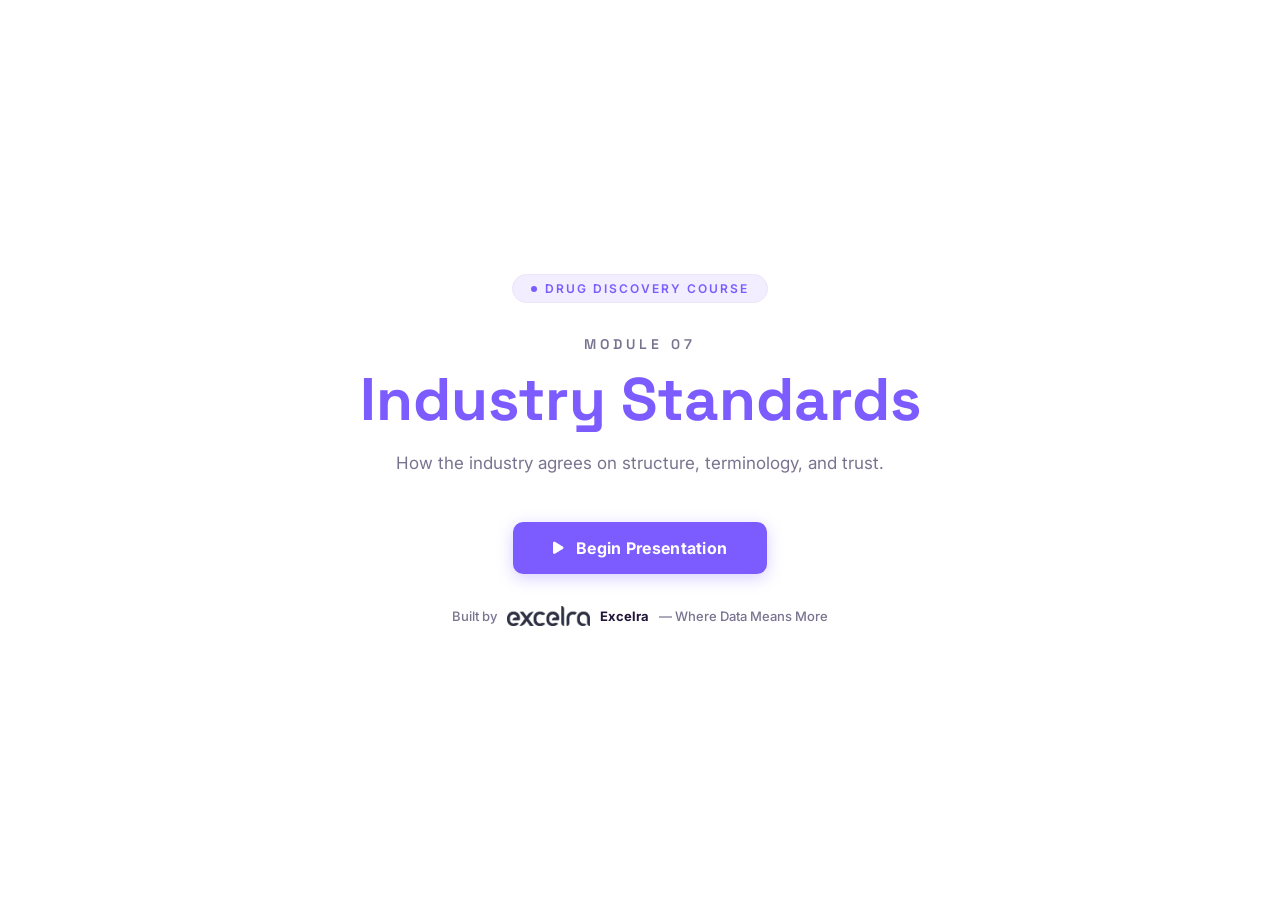
<file: Module 7.html>
<!DOCTYPE html>
<html lang="en">
<head>
<meta charset="UTF-8">
<meta name="viewport" content="width=device-width, initial-scale=1.0, viewport-fit=cover">
<meta http-equiv="Cache-Control" content="no-cache, no-store, must-revalidate">
<meta http-equiv="Pragma" content="no-cache">
<meta http-equiv="Expires" content="0">
<script src="devtools-guard.js"></script>
<script>
// ── Theme propagation: this same-origin iframe shares localStorage with
//    the parent course shell, so we mirror its `courseTheme` key here.
//    Runs before paint (no FOUC), updates live on storage events, and
//    also accepts postMessage({type:'courseTheme', theme:'light'|'dark'})
//    from the parent as a belt-and-suspenders path. Also swaps every
//    img.excelra-logo between Logo.png (light wordmark, for light bg)
//    and Logo-light.png (light wordmark, for dark bg) so the logo never
//    sits in a white box when the theme flips dark.
(function () {
  function swapLogo(t) {
    var name = (t === 'dark') ? 'Logo-light.png' : 'Logo.png';
    var url;
    try { url = new URL(name, document.baseURI).href; } catch (e) { url = name; }
    var imgs = document.querySelectorAll('img.excelra-logo');
    for (var i = 0; i < imgs.length; i++) {
      if (imgs[i].getAttribute('data-logo-current') !== name) {
        imgs[i].setAttribute('data-logo-current', name);
        imgs[i].src = url;
      }
    }
  }
  function applyTheme(t) {
    t = (t === 'dark') ? 'dark' : 'light';
    document.documentElement.setAttribute('data-theme', t);
    swapLogo(t);
  }
  var initial;
  try { initial = localStorage.getItem('courseTheme'); } catch (e) { initial = null; }
  if (initial !== 'dark' && initial !== 'light') initial = 'light';
  applyTheme(initial);
  window.addEventListener('storage', function (e) {
    if (e.key === 'courseTheme') applyTheme(e.newValue === 'dark' ? 'dark' : 'light');
  });
  window.addEventListener('message', function (e) {
    if (e.data && e.data.type === 'courseTheme' && (e.data.theme === 'light' || e.data.theme === 'dark')) {
      applyTheme(e.data.theme);
    }
  });
})();
</script>
<title>Module 7: Industry Standards | Excelra</title>
<link href="https://fonts.googleapis.com/css2?family=Inter:wght@300;400;500;600;700;800&family=Space+Grotesk:wght@500;600;700;800&display=swap" rel="stylesheet">
<link rel="stylesheet" href="https://cdnjs.cloudflare.com/ajax/libs/font-awesome/6.5.0/css/all.min.css">
<link rel="stylesheet" href="presentation-enhance.css">
<style>
  :root {
    --bg: #ffffff;
    --surface: #f6f2ff;
    --accent: #7c5cff;
    --accent-soft: rgba(124,92,255,0.10);
    --accent-glow: rgba(124,92,255,0.30);
    --highlight: #c77dff;
    --ink: #21163a;
    --ink-soft: #3a3350;
    --muted: #7a7390;
    --border: #ece4f7;
  }
  [data-theme="dark"] {
    --bg: #130e22;
    --surface: #1c1530;
    --accent: #9b6bff;
    --accent-soft: rgba(124,92,255,0.16);
    --accent-glow: rgba(124,92,255,0.40);
    --highlight: #c77dff;
    --ink: #f4f0ff;
    --ink-soft: #d9d0f2;
    --muted: #a89fc4;
    --border: #2e2350;
  }
  /* The top/bottom bars in light mode fade from solid white to transparent —
     that gradient is hard-coded as rgba(255,255,255,…) and would be an
     eye-burning white strip in dark mode, so it is overridden here. The
     progress-thumb border is also flipped to var(--bg) so the white ring
     doesn't glow against the dark surface. */
  [data-theme="dark"] .top-bar {
    background: linear-gradient(180deg, rgba(19,14,34,0.96) 0%, rgba(19,14,34,0.75) 70%, transparent 100%);
  }
  [data-theme="dark"] .bottom-bar {
    background: linear-gradient(0deg, rgba(19,14,34,0.98) 0%, rgba(19,14,34,0.85) 65%, transparent 100%);
  }
  [data-theme="dark"] .progress-fill::after { border-color: var(--bg); }
  *, *::before, *::after { margin:0; padding:0; box-sizing:border-box; }
  html, body { width:100%; height:100%; overflow:hidden; background:var(--bg); color:var(--ink); font-family:'Inter',sans-serif; transition: background 0.4s ease, color 0.3s ease; }

  /* Quiet backdrop — a faint fixed grid instead of the old dark particle
     animation, which read as generic "AI slide deck" rather than course material. */
  #bgCanvas { position:fixed; inset:0; z-index:0;
    background-image: linear-gradient(var(--border) 1px, transparent 1px), linear-gradient(90deg, var(--border) 1px, transparent 1px);
    background-size: 56px 56px; opacity:0.5;
  }
  .vignette { display:none; }

  #startScreen {
    position:fixed; inset:0; z-index:100; display:flex; flex-direction:column;
    align-items:center; justify-content:center; background:var(--bg);
    transition: opacity 0.8s ease, transform 0.8s ease;
    /* Was clipping/overlapping content on shorter or mid-size laptop
       viewports — the badge/title/subtitle/button could take up more
       vertical space than the viewport had, and the "Built by Excelra"
       brand line (previously absolutely positioned at a fixed distance
       from the bottom) would land right on top of the button instead of
       the layout adapting. Letting this screen scroll internally, and
       giving it its own top/bottom breathing room, means a cramped
       viewport scrolls instead of stacking elements on top of each other. */
    overflow-y:auto; padding:32px 20px;
  }
  #startScreen.hidden { opacity:0; transform:scale(1.05); pointer-events:none; }
  .start-badge {
    display:inline-flex; align-items:center; gap:8px; padding:6px 18px;
    border:1px solid var(--border); border-radius:100px; font-size:12px;
    font-weight:600; letter-spacing:2px; text-transform:uppercase; color:var(--accent);
    margin-bottom:32px; background:var(--accent-soft);
  }
  .start-badge .dot { width:6px; height:6px; border-radius:50%; background:var(--accent); animation:pulse-dot 2s infinite; }
  @keyframes pulse-dot { 0%,100%{opacity:1;transform:scale(1)} 50%{opacity:0.4;transform:scale(0.7)} }
  .start-module { font-family:'Space Grotesk',sans-serif; font-size:14px; font-weight:600; color:var(--muted); letter-spacing:4px; text-transform:uppercase; margin-bottom:12px; }
  .start-title { font-family:'Space Grotesk',sans-serif; font-size:clamp(32px,5.5vw,60px); font-weight:700; line-height:1.15; text-align:center; max-width:800px; margin-bottom:16px; color:var(--ink); }
  .start-title .accent { color:var(--accent); }
  .start-sub { font-size:17px; color:var(--muted); max-width:520px; text-align:center; line-height:1.6; margin-bottom:44px; font-weight:400; }
  .start-btn {
    position:relative; display:inline-flex; align-items:center; gap:12px;
    padding:16px 40px; border:none; border-radius:10px; cursor:pointer;
    background: var(--accent); color:#fff;
    font-family:'Inter',sans-serif; font-size:16px; font-weight:700; letter-spacing:0.3px;
    transition: all 0.2s ease; box-shadow: 0 4px 16px var(--accent-glow);
  }
  .start-btn:hover { transform:translateY(-1px); box-shadow: 0 8px 22px var(--accent-glow); }
  .start-btn:active { transform:scale(0.98); }
  .start-btn i { font-size:14px; }
  .start-brand {
    /* No longer absolutely positioned at a fixed distance from the
       bottom of the screen (that's what let it land on top of the
       "Begin Presentation" button whenever the centered content above
       it grew taller than the available height). It now simply flows
       in normal document order after the button, with its own margin —
       so it always sits below the button with clear space, on any
       screen size, and the pair scroll together if needed instead of
       overlapping. */
    position:static; margin-top:32px;
    display:flex; align-items:center; justify-content:center; flex-wrap:wrap;
    gap:10px; color:var(--muted); font-size:13px; font-weight:500; text-align:center;
  }

  #presentation {
    position:fixed; inset:0; z-index:10; display:flex; align-items:center;
    padding:0 8vw; opacity:0; transition:opacity 0.5s ease; pointer-events:none;
    background:var(--bg);
  }
  #presentation.active { opacity:1; pointer-events:auto; }
  .slide-num {
    position:absolute; left:5vw; top:50%; transform:translateY(-50%);
    font-family:'Space Grotesk',sans-serif; font-size:clamp(90px,16vw,220px);
    font-weight:800; color:var(--surface); line-height:1; pointer-events:none;
    transition: opacity 0.5s ease, transform 0.5s ease; user-select:none;
  }
  .slide-num.fade-out { opacity:0; transform:translateY(-50%) scale(0.9); }
  .slide-content { position:relative; z-index:1; margin-left:clamp(80px,13vw,190px); max-width:720px; width:100%; }
  .slide-label {
    display:inline-flex; align-items:center; gap:8px; font-size:11px; font-weight:700;
    letter-spacing:3px; text-transform:uppercase; color:var(--accent); margin-bottom:20px;
    opacity:0; transform:translateY(15px); transition: all 0.6s cubic-bezier(0.4,0,0.2,1);
  }
  .slide-label.visible { opacity:1; transform:translateY(0); }
  .slide-label .line { width:24px; height:2px; background:var(--accent); border-radius:2px; }
  .slide-title {
    font-family:'Space Grotesk',sans-serif; font-size:clamp(26px,3.4vw,42px);
    font-weight:700; line-height:1.2; margin-bottom:30px; color:var(--ink);
    opacity:0; transform:translateY(20px); transition: all 0.7s cubic-bezier(0.4,0,0.2,1) 0.1s;
  }
  .slide-title.visible { opacity:1; transform:translateY(0); }
  .slide-title .hl { color:var(--highlight); }

  .bullet {
    display:flex; gap:14px; margin-bottom:16px; opacity:0; transform:translateX(-16px);
    transition: all 0.6s cubic-bezier(0.4,0,0.2,1);
    padding:14px 16px; border-radius:10px; border:1px solid var(--border); background:var(--surface);
  }
  .bullet.visible { opacity:1; transform:translateX(0); }
  .bullet-icon {
    flex-shrink:0; width:28px; height:28px; border-radius:8px; background:var(--accent-soft);
    color:var(--accent); display:flex; align-items:center; justify-content:center; font-size:13px;
    margin-top:1px;
  }
  .bullet-text { font-size:clamp(14px,1.4vw,16px); line-height:1.65; color:var(--ink-soft); font-weight:400; }
  .bullet-text .key { color:var(--highlight); font-weight:600; }
  .bullet-text .em { color:var(--accent); font-weight:600; }

  .title-slide .slide-content { margin-left:0; text-align:center; display:flex; flex-direction:column; align-items:center; }
  .title-slide .slide-title { font-size:clamp(30px,4.4vw,52px); margin-bottom:12px; }
  .title-slide .slide-subtitle { font-size:clamp(15px,1.8vw,20px); color:var(--muted); font-weight:400; margin-bottom:8px; opacity:0; transform:translateY(15px); transition:all 0.6s ease 0.3s; }
  .title-slide .slide-subtitle.visible { opacity:1; transform:translateY(0); }
  .title-slide .slide-brand { font-size:13px; color:var(--accent); font-weight:600; letter-spacing:2px; text-transform:uppercase; opacity:0; transition:all 0.6s ease 0.5s; }
  .title-slide .slide-brand.visible { opacity:1; }

  .summary-grid { display:grid; grid-template-columns:1fr 1fr; gap:12px; margin-top:4px; }
  .summary-card {
    padding:16px 18px; border-radius:10px; border:1px solid var(--border);
    background:var(--surface); opacity:0; transform:translateY(15px) scale(0.97);
    transition: all 0.6s cubic-bezier(0.4,0,0.2,1);
  }
  .summary-card.visible { opacity:1; transform:translateY(0) scale(1); }
  .summary-card .sc-icon { font-size:17px; color:var(--accent); margin-bottom:8px; }
  .summary-card .sc-text { font-size:13px; line-height:1.6; color:var(--ink-soft); }
  .summary-card .sc-text .key { color:var(--highlight); font-weight:600; }

  .closing-slide .slide-content { margin-left:0; text-align:center; display:flex; flex-direction:column; align-items:center; }

  /* ── Diagram slide type: real pipeline / flow visual instead of bullets ── */
  .slide-content.has-diagram { max-width:980px; }
  .diagram-flow {
    display:flex; align-items:flex-start; justify-content:space-between; flex-wrap:nowrap;
    gap:0; margin:8px 0 26px; overflow-x:auto; padding-bottom:6px;
  }
  .diagram-node {
    display:flex; flex-direction:column; align-items:center; text-align:center;
    flex:1 1 0; min-width:56px; max-width:120px;
    opacity:0; transform:translateY(12px); transition: all 0.5s cubic-bezier(0.4,0,0.2,1);
  }
  .diagram-node.visible { opacity:1; transform:translateY(0); }
  .diagram-node-icon {
    width:44px; height:44px; border-radius:11px; display:flex; align-items:center; justify-content:center;
    background:var(--surface); border:1.5px solid var(--border); color:var(--muted); font-size:15px;
    transition: all 0.3s ease; margin-bottom:8px; flex-shrink:0;
  }
  .diagram-node.current .diagram-node-icon { background:var(--accent); border-color:var(--accent); color:#fff; box-shadow:0 4px 14px var(--accent-glow); }
  .diagram-node.done .diagram-node-icon { background:var(--accent-soft); border-color:var(--accent); color:var(--accent); }
  .diagram-node-label { font-size:10px; font-weight:700; color:var(--ink-soft); line-height:1.3; }
  .diagram-node.current .diagram-node-label { color:var(--accent); }
  .diagram-arrow { color:var(--border); font-size:13px; margin:14px 1px 0; flex:0 0 auto; }
  .diagram-arrow.done { color:var(--accent); }
  .diagram-detail {
    padding:16px 20px; border-radius:10px; background:var(--surface); border:1px solid var(--border);
    border-left:3px solid var(--accent);
  }
  .diagram-detail-label { font-size:11px; font-weight:700; letter-spacing:1.5px; text-transform:uppercase; color:var(--accent); margin-bottom:6px; }
  .diagram-detail-text { font-size:clamp(14px,1.4vw,16px); line-height:1.65; color:var(--ink-soft); }
  .diagram-detail-text .key { color:var(--highlight); font-weight:600; }
  .diagram-detail-text .em { color:var(--accent); font-weight:600; }

  .top-bar {
    position:fixed; top:0; left:0; right:0; z-index:20; display:flex;
    align-items:center; justify-content:space-between; padding:20px 32px;
    background:linear-gradient(180deg, rgba(255,255,255,0.96) 0%, rgba(255,255,255,0.75) 70%, transparent 100%);
    opacity:0; transition:opacity 0.5s ease;
  }
  .top-bar.visible { opacity:1; }
  .top-bar-left { display:flex; align-items:center; gap:10px; }
  .top-bar-logo { font-family:'Space Grotesk',sans-serif; font-size:16px; font-weight:700; color:var(--ink); letter-spacing:0.5px; }
  .top-bar-logo span { color:var(--accent); }
  .top-bar-right { display:flex; align-items:center; gap:16px; }
  .module-chip {
    padding:5px 14px; border-radius:100px; border:1px solid var(--accent); background:var(--accent-soft);
    font-size:11px; font-weight:700; letter-spacing:2px; text-transform:uppercase; color:var(--accent);
  }
  .bottom-bar {
    position:fixed; bottom:0; left:0; right:0; z-index:20; padding:0 32px 24px;
    background:linear-gradient(0deg, rgba(255,255,255,0.98) 0%, rgba(255,255,255,0.85) 65%, transparent 100%);
    opacity:0; transition:opacity 0.5s ease;
  }
  .bottom-bar.visible { opacity:1; }
  .progress-track {
    width:100%; height:5px; background:var(--border); border-radius:3px;
    margin-bottom:18px; overflow:visible; cursor:pointer; position:relative;
  }
  .progress-fill {
    height:100%; width:0%; border-radius:3px; background:var(--accent);
    transition:width 0.4s ease; position:relative;
  }
  .progress-fill.scrubbing { transition:none; }
  .progress-fill::after {
    content:''; position:absolute; right:-6px; top:50%; transform:translateY(-50%);
    width:14px; height:14px; border-radius:50%; background:var(--accent); border:2.5px solid #fff;
    box-shadow:0 1px 4px rgba(0,0,0,0.25);
  }
  .controls-row { display:flex; align-items:center; justify-content:space-between; }
  .controls-left { display:flex; align-items:center; gap:8px; }
  .controls-right { display:flex; align-items:center; gap:12px; }
  .ctrl-btn {
    width:40px; height:40px; border:none; border-radius:10px; cursor:pointer;
    background:var(--surface); color:var(--ink-soft); font-size:14px;
    display:flex; align-items:center; justify-content:center;
    transition:all 0.2s ease; border:1px solid var(--border);
  }
  .ctrl-btn:hover { background:var(--accent-soft); border-color:var(--accent); color:var(--accent); }
  .ctrl-btn.active { color:var(--accent); background:var(--accent-soft); border-color:var(--accent); }
  .ctrl-btn.play-btn { width:48px; height:48px; border-radius:14px; font-size:16px; background:var(--accent); color:#fff; border-color:var(--accent); }
  .ctrl-btn.play-btn:hover { background:#6b4ce6; color:#fff; }
  .audio-wave { display:flex; align-items:center; gap:3px; height:20px; margin-left:8px; }
  .audio-wave .bar { width:3px; border-radius:3px; background:var(--accent); animation:wave 0.8s ease-in-out infinite; }
  .audio-wave .bar:nth-child(1) { height:8px; animation-delay:0s; }
  .audio-wave .bar:nth-child(2) { height:14px; animation-delay:0.15s; }
  .audio-wave .bar:nth-child(3) { height:10px; animation-delay:0.3s; }
  .audio-wave .bar:nth-child(4) { height:16px; animation-delay:0.1s; }
  .audio-wave .bar:nth-child(5) { height:6px; animation-delay:0.25s; }
  .audio-wave.paused .bar { animation-play-state:paused; height:4px !important; }
  @keyframes wave { 0%,100%{transform:scaleY(0.4)} 50%{transform:scaleY(1)} }
  .slide-counter { font-size:12px; font-weight:600; color:var(--muted); letter-spacing:1px; font-variant-numeric:tabular-nums; }
  .slide-counter .current { color:var(--accent); font-size:14px; }
  .transition-overlay {
    position:fixed; inset:0; z-index:15; background:var(--bg);
    opacity:0; pointer-events:none; transition:opacity 0.3s ease;
  }
  .transition-overlay.active { opacity:1; }

  #introVideo, #outroVideo {
    position:fixed; inset:0; z-index:10; width:100%; height:100%;
    object-fit:contain; background:#000; display:none;
  }

  @media (max-width:768px) {
    .slide-num { font-size:80px; left:2vw; }
    .slide-content { margin-left:clamp(50px,11vw,120px); }
    .summary-grid { grid-template-columns:1fr; }
    .top-bar, .bottom-bar { padding-left:16px; padding-right:16px; }
    .bottom-bar { padding-bottom:16px; }
    .start-brand { margin-top:20px; }
    .diagram-node { width:78px; }
    .diagram-node-icon { width:42px; height:42px; font-size:15px; }
  }
  @media (max-width:480px) {
    .slide-num { display:none; }
    .slide-content { margin-left:0; }
  }
  /* Mid-size and smaller laptop screens are usually limited on *height*
     (a browser window on a 1366x768 or similar display often has well
     under 700px of usable viewport height once browser chrome is
     accounted for) rather than width — this is the actual dimension
     that was causing the start screen's content to grow taller than
     the viewport and overlap the "Built by Excelra" brand line. */
  @media (max-height:700px) {
    .start-badge { margin-bottom:16px; }
    .start-module { margin-bottom:8px; }
    .start-title { margin-bottom:10px; font-size:clamp(24px,5vw,40px); }
    .start-sub { margin-bottom:22px; }
    .start-brand { margin-top:16px; font-size:12px; }
  }
  @media (prefers-reduced-motion:reduce) {
    *, *::before, *::after { animation-duration:0.01ms !important; transition-duration:0.01ms !important; }
  }
</style>
</head>
<body>

<div id="bgCanvas" aria-hidden="true"></div>
<div class="vignette" aria-hidden="true"></div>

<div id="startScreen" role="dialog" aria-label="Start presentation">
  <div class="start-badge"><div class="dot"></div> Drug Discovery Course</div>
  <div class="start-module">Module 07</div>
  <h1 class="start-title"><span class="accent">Industry Standards</span></h1>
  <p class="start-sub">How the industry agrees on structure, terminology, and trust.</p>
  <button class="start-btn" id="startBtn" aria-label="Begin presentation"><i class="fas fa-play"></i> Begin Presentation</button>
  <div class="start-brand">
    <span>Built by</span>
    <img src="Logo.png" alt="Excelra" class="excelra-logo" style="height:20px;width:auto;" data-logo-current="Logo.png">
    <span style="color:var(--ink);font-weight:700;">Excelra</span>
    <span style="color:var(--muted);">— Where Data Means More</span>
  </div>
</div>

<div class="transition-overlay" id="transOverlay" aria-hidden="true"></div>

<video id="introVideo" src="Introduction.mp4" playsinline></video>
<video id="outroVideo" src="Outro.mp4" playsinline></video>

<header class="top-bar" id="topBar">
  <div class="top-bar-left">
    <div class="top-bar-logo">Excel<span>ra</span></div>
  </div>
  <div class="top-bar-right">
    <div class="module-chip">Module 07</div>
  </div>
</header>

<main id="presentation" aria-live="polite">
  <div class="slide-num" id="slideNum" aria-hidden="true">01</div>
  <div class="slide-content" id="slideContent"></div>
</main>

<footer class="bottom-bar" id="bottomBar">
  <div class="progress-track" id="progressTrack" role="progressbar" aria-valuemin="0" aria-valuemax="100">
    <div class="progress-fill" id="progressFill"></div>
  </div>
  <div class="controls-row">
    <div class="controls-left">
      <button class="ctrl-btn" id="btnRestart" title="Restart" aria-label="Restart"><i class="fas fa-rotate-left"></i></button>
      <button class="ctrl-btn" id="btnPrev" title="Previous section" aria-label="Previous section"><i class="fas fa-backward-step"></i></button>
      <button class="ctrl-btn play-btn" id="btnPlay" title="Play / Pause" aria-label="Play or Pause"><i class="fas fa-pause"></i></button>
      <button class="ctrl-btn" id="btnNext" title="Next section" aria-label="Next section"><i class="fas fa-forward-step"></i></button>
      <div class="audio-wave" id="audioWave">
        <div class="bar"></div><div class="bar"></div><div class="bar"></div><div class="bar"></div><div class="bar"></div>
      </div>
    </div>
    <div class="controls-right">
      <button class="ctrl-btn" id="btnMute" title="Mute / Unmute" aria-label="Mute or Unmute"><i class="fas fa-volume-high"></i></button>
      <button class="ctrl-btn" id="btnFullscreen" title="Full screen" aria-label="Toggle full screen"><i class="fas fa-expand"></i></button>
      <div class="slide-counter"><span class="current" id="counterCurrent">01</span> / <span id="counterTotal">01</span></div>
    </div>
  </div>
</footer>

<script src="voice-engine.js"></script>
<script>
const slides = [
  {
    "type": "title",
    "label": "Module 07",
    "title": "<span class=\"hl\">Industry Standards</span>",
    "subtitle": "Data only creates value when everyone agrees on format",
    "brand": "Excelra — Where Data Means More",
    "segments": [
      "Welcome to Module Seven, Industry Standards. Data only creates value when everyone agrees on the same format — let's see how that's solved."
    ]
  },
  {
    "type": "concept",
    "label": "Standards Flow",
    "title": "How Trial Data Becomes <span class=\"hl\">Submittable</span>",
    "content": "<div style=\"display:flex;flex-direction:column;align-items:center;gap:0;margin:1.6rem auto;max-width:520px;font-family:Inter,sans-serif;\"><div style=\"width:100%;padding:0.7rem 1rem;background:var(--surface);border:1.5px solid var(--accent);border-radius:10px;color:var(--ink);font-weight:700;text-align:center;box-shadow:0 4px 14px var(--accent-glow);\">Collect (CDASH)</div><div style=\"display:flex;flex-direction:column;align-items:center;\"><div style=\"width:2px;height:10px;background:var(--accent);\"></div><i class=\"fas fa-chevron-down\" style=\"color:var(--accent);font-size:13px;margin:1px 0;\"></i><div style=\"width:2px;height:10px;background:var(--accent);\"></div></div><div style=\"width:100%;padding:0.7rem 1rem;background:var(--surface);border:1.5px solid var(--accent);border-radius:10px;color:var(--ink);font-weight:700;text-align:center;box-shadow:0 4px 14px var(--accent-glow);\">Tabulate (SDTM)</div><div style=\"display:flex;flex-direction:column;align-items:center;\"><div style=\"width:2px;height:10px;background:var(--accent);\"></div><i class=\"fas fa-chevron-down\" style=\"color:var(--accent);font-size:13px;margin:1px 0;\"></i><div style=\"width:2px;height:10px;background:var(--accent);\"></div></div><div style=\"width:100%;padding:0.7rem 1rem;background:var(--surface);border:1.5px solid var(--accent);border-radius:10px;color:var(--ink);font-weight:700;text-align:center;box-shadow:0 4px 14px var(--accent-glow);\">Map (ADaM)</div><div style=\"display:flex;flex-direction:column;align-items:center;\"><div style=\"width:2px;height:10px;background:var(--accent);\"></div><i class=\"fas fa-chevron-down\" style=\"color:var(--accent);font-size:13px;margin:1px 0;\"></i><div style=\"width:2px;height:10px;background:var(--accent);\"></div></div><div style=\"width:100%;padding:0.7rem 1rem;background:var(--surface);border:1.5px solid var(--accent);border-radius:10px;color:var(--ink);font-weight:700;text-align:center;box-shadow:0 4px 14px var(--accent-glow);\">Exchange (HL7)</div><div style=\"display:flex;flex-direction:column;align-items:center;\"><div style=\"width:2px;height:10px;background:var(--accent);\"></div><i class=\"fas fa-chevron-down\" style=\"color:var(--accent);font-size:13px;margin:1px 0;\"></i><div style=\"width:2px;height:10px;background:var(--accent);\"></div></div><div style=\"width:100%;padding:0.7rem 1rem;background:var(--surface);border:1.5px solid var(--accent);border-radius:10px;color:var(--ink);font-weight:700;text-align:center;box-shadow:0 4px 14px var(--accent-glow);\">Submit (FDA)</div><div style=\"display:flex;flex-direction:column;align-items:center;\"><div style=\"width:2px;height:10px;background:var(--accent);\"></div><i class=\"fas fa-chevron-down\" style=\"color:var(--accent);font-size:13px;margin:1px 0;\"></i><div style=\"width:2px;height:10px;background:var(--accent);\"></div></div><div style=\"width:100%;padding:0.85rem 1.1rem;background:var(--accent);border:1.5px solid var(--accent);border-radius:10px;color:#fff;font-weight:800;text-align:center;box-shadow:0 6px 18px var(--accent-glow);letter-spacing:0.3px;\">Archive (FAIR)</div></div>",
    "segments": [
      "Industry standards turn one lab's data into something any regulator can read, exchange, and trust."
    ]
  },
  {
    "type": "content",
    "label": "CDISC",
    "title": "<span class=\"hl\">CDISC</span>",
    "segments": [
      "<span class=\"key\">CDISC</span> stands for the Clinical Data Interchange Standards Consortium, and it standardizes clinical research data structure."
    ]
  },
  {
    "type": "content",
    "label": "ADaM",
    "title": "<span class=\"hl\">ADaM</span> Analysis Datasets",
    "segments": [
      "Within CDISC, <span class=\"key\">ADaM</span> is the specific standard used for analysis datasets — not SDTM, not SEND, and not CDASH — ADaM is the one statisticians actually run their models on."
    ]
  },
  {
    "type": "content",
    "label": "MedDRA",
    "title": "<span class=\"hl\">MedDRA</span> Terminology",
    "segments": [
      "<span class=\"key\">MedDRA</span> standardizes medical terminology — how adverse events and conditions are described consistently worldwide.",
      "At the top of its hierarchy sits the <span class=\"em\">System Organ Class</span>, or SOC — the broadest classification level, above Preferred Terms, Lowest Level Terms, and High Level Group Terms."
    ]
  },
  {
    "type": "content",
    "label": "Working Together",
    "title": "How CDISC and MedDRA <span class=\"hl\">Connect</span>",
    "segments": [
      "CDISC and MedDRA are partners, not competitors: <span class=\"key\">CDISC standardizes data structure, while MedDRA standardizes medical terminology</span>.",
      "If you needed to standardize adverse event reporting specifically, MedDRA is the standard built exactly for that."
    ]
  },
  {
    "type": "content",
    "label": "HL7 & FAIR",
    "title": "<span class=\"hl\">HL7</span> and FAIR Principles",
    "segments": [
      "<span class=\"key\">HL7</span> is the standard for exchanging health information between systems.",
      "<span class=\"key\">FAIR</span> stands for Findable, Accessible, Interoperable, and Reusable — data management principles that guide how good data should be built from day one."
    ]
  },
  {
    "type": "content",
    "label": "21 CFR Part 11",
    "title": "<span class=\"hl\">21 CFR Part 11</span>",
    "segments": [
      "<span class=\"key\">21 CFR Part 11</span> is the regulation governing electronic records and electronic signatures — the legal backbone that makes digital data trustworthy to regulators."
    ]
  },
  {
    "type": "content",
    "label": "ALCOA+",
    "title": "What Good Records <span class=\"key\">Look Like</span>",
    "segments": [
      "Regulators judge data against a short checklist known as <span class=\"key\">ALCOA</span>.",
      "<span class=\"em\">Attributable</span>, <span class=\"em\">Legible</span>, <span class=\"em\">Contemporaneous</span>, <span class=\"em\">Original</span>, and <span class=\"em\">Accurate</span>. The plus adds Complete, Consistent, Enduring, and Available.",
      "It reads like paperwork. In practice it is the difference between a submission that passes review quietly and one that triggers an inspection finding."
    ]
  },
  {
    "type": "concept",
    "label": "The Big Picture",
    "title": "The Standards <span class=\"hl\">Stack</span>",
    "content": "<div class='arch-diagram'><div class='arch-stack'><div class='arch-layer'><div class='arch-ltag'>Principles</div><div class='arch-litems'><span class='arch-chip'>FAIR</span><span class='arch-chip'>ALCOA+</span></div></div><div class='arch-layer'><div class='arch-ltag'>Structure</div><div class='arch-litems'><span class='arch-chip'>CDASH — collect</span><span class='arch-chip'>SDTM — tabulate</span><span class='arch-chip'>ADaM — map</span></div></div><div class='arch-layer'><div class='arch-ltag'>Terminology</div><div class='arch-litems'><span class='arch-chip'>MedDRA</span></div></div><div class='arch-layer'><div class='arch-ltag'>Exchange</div><div class='arch-litems'><span class='arch-chip'>HL7</span></div></div><div class='arch-layer accent'><div class='arch-ltag'>Legal</div><div class='arch-litems'><span class='arch-chip outline'>21 CFR Part 11</span></div></div></div><div class='arch-cap'>Each layer answers a different question about the same data</div></div>",
    "segments": [
      "Here is every standard from this module arranged as one stack. At the top, principles: <span class=\"key\">FAIR</span> — findable, accessible, interoperable, reusable — and <span class=\"key\">ALCOA+</span>, the checklist a good record must pass.",
      "Below that, structure: the <span class=\"key\">CDISC</span> family. You collect with CDASH, tabulate with SDTM, and map into ADaM for analysis.",
      "Then terminology — <span class=\"key\">MedDRA</span>, so adverse events and conditions are described the same way worldwide — and exchange, <span class=\"key\">HL7</span>, so health information moves between systems.",
      "And underneath it all, the legal layer: <span class=\"key\">21 CFR Part 11</span>, the regulation that makes electronic records and electronic signatures trustworthy to regulators."
    ]
  },
  {
    "type": "content",
    "label": "In Practice",
    "title": "One Record, <span class=\"hl\">Every Standard</span>",
    "segments": [
      "To see how the stack works together, take a single adverse event recorded in a trial.",
      "<span class=\"key\">MedDRA</span> supplies the term — one consistent vocabulary, with the System Organ Class at the top of its hierarchy.",
      "<span class=\"key\">CDISC</span> gives that record its structure — collected under CDASH, tabulated in SDTM, mapped into ADaM for analysis. <span class=\"key\">HL7</span> lets it travel between systems, and <span class=\"key\">21 CFR Part 11</span> makes the electronic record and its signature legally trustworthy.",
      "No single standard is enough on its own. They create value as a set — structure, terminology, exchange, and legal trust, all wrapped around the same record."
    ]
  },
  {
    "type": "content",
    "label": "The Objection",
    "title": "Why Standards Feel Like <span class=\"key\">Overhead</span>",
    "segments": [
      "It is worth answering the obvious objection. Standards slow a team down today in order to save time later, and that saving is invisible.",
      "But the alternative is worse. Non-standard data cannot be pooled across trials, cannot be reused by a later programme, and cannot be submitted without expensive remediation.",
      "The cost of standardising is paid <span class=\"key\">once</span>. The cost of not standardising is paid <span class=\"key\">every single time</span> the data is touched again."
    ]
  },
  {
    "type": "concept",
    "label": "The Payoff",
    "title": "What Standards <span class=\"hl\">Unlock</span>",
    "content": "<div class='arch-diagram'><div class='arch-flow'><div class='arch-node'><div class='arch-ico'><i class='fas fa-database'></i></div><div class='arch-t'>Siloed Data</div><div class='arch-d'>Every trial, its own format</div></div><div class='arch-arrow'><i class='fas fa-arrow-right'></i></div><div class='arch-node'><div class='arch-ico'><i class='fas fa-table'></i></div><div class='arch-t'>Structured</div><div class='arch-d'>CDISC: CDASH · SDTM · ADaM</div></div><div class='arch-arrow'><i class='fas fa-arrow-right'></i></div><div class='arch-node'><div class='arch-ico'><i class='fas fa-book-medical'></i></div><div class='arch-t'>Named</div><div class='arch-d'>MedDRA terminology</div></div><div class='arch-arrow'><i class='fas fa-arrow-right'></i></div><div class='arch-node'><div class='arch-ico'><i class='fas fa-share-nodes'></i></div><div class='arch-t'>Exchangeable</div><div class='arch-d'>HL7 between systems</div></div><div class='arch-arrow'><i class='fas fa-arrow-right'></i></div><div class='arch-node primary'><div class='arch-ico'><i class='fas fa-arrow-trend-up'></i></div><div class='arch-t'>Reusable</div><div class='arch-d'>Pooled across trials</div></div></div><div class='arch-cap'>Each arrow is one standard doing one job — together they turn fragments into reusable evidence</div></div>",
    "segments": [
      "This flow is the answer to that objection. On the far left, data sits siloed — every trial in its own format, impossible to pool.",
      "Each arrow then applies one standard: <span class=\"key\">CDISC</span> structures it, <span class=\"key\">MedDRA</span> names it, and <span class=\"key\">HL7</span> moves it between systems.",
      "At the far right is the result: data that can be pooled across trials, reused by a later programme, and submitted without expensive remediation.",
      "Standardize once, and every later use inherits the benefit — that is the payoff hiding behind the overhead."
    ]
  },
  {
    "type": "summary",
    "label": "Recap",
    "title": "Standards at a <span class=\"hl\">Glance</span>",
    "cards": [
      {
        "icon": "fa-table",
        "text": "<span class=\"key\">CDISC</span> — standardizes clinical research data structure"
      },
      {
        "icon": "fa-chart-column",
        "text": "<span class=\"key\">ADaM</span> — the CDISC standard for analysis datasets"
      },
      {
        "icon": "fa-book-medical",
        "text": "<span class=\"key\">MedDRA</span> — medical terminology, topped by System Organ Class"
      },
      {
        "icon": "fa-share-nodes",
        "text": "<span class=\"key\">HL7</span> — health information exchange between systems"
      },
      {
        "icon": "fa-check-to-slot",
        "text": "<span class=\"key\">FAIR</span> — Findable, Accessible, Interoperable, Reusable"
      },
      {
        "icon": "fa-signature",
        "text": "<span class=\"key\">21 CFR Part 11</span> — electronic records & signatures regulation"
      }
    ],
    "segments": [
      "CDISC, ADaM, MedDRA, HL7, FAIR, and 21 CFR Part 11 — six standards that keep drug discovery data trustworthy and interoperable across the whole industry."
    ]
  },
  {
    "type": "closing",
    "label": "Next Up",
    "title": "Ready to <span class=\"hl\">Match the Standards</span>?",
    "subtitle": "Module 8: Technology Ecosystem",
    "brand": "Match each standard to its definition!",
    "segments": [
      "That completes Module Seven.",
      "Next, we look at the technology ecosystem these standards operate within.",
      "You are now ready for the quiz and the Standards Match-Up game. Good luck."
    ]
  }
];

// Voice selection (including the Mac/Windows consistency and
// mid-presentation-stability fixes) is fully owned by voice-engine.js
// now — this page just needs `synth` for cancel/pause/resume calls.
const synth = window.presentationVoice.synth;

// ── Section model: [0]=intro clip, [1..N]=slides, [N+1]=outro clip ──
const totalSections = slides.length + 2;
let currentSection = 0;
let currentSlide = 0;

// ── Forward-seek guard ───────────────────────────────────────────
// Learners can always scrub BACKWARD to replay anything already seen,
// but dragging/clicking the progress bar past the furthest section
// they've actually reached snaps back — same rule as the plain-video
// lessons elsewhere in the course. Progress is remembered per module
// (scoped by page title, which is unique per module) so it isn't lost
// on revisiting later.
// ── Task 13 audit (light-purple theme pass): CONFIRMED this guard
// already closes every manual forward-skip path — (1) seek-bar preview
// AND commit are both clamped to maxSectionReached inside
// previewAt()/commitScrub(); (2) the dedicated Next (#btnNext) click
// handler short-circuits when nextIndex > maxSectionReached and shows
// the blocked hint instead of advancing; (3) the ArrowRight keyboard
// handler does the same; (4) auto-advance via playCurrentSlide() →
// goToSection() → recordSectionReached() keeps extending the frontier
// as narration naturally plays through, so playback itself is never
// blocked. Backwards navigation (Previous button / ArrowLeft) is
// intentionally left unguarded so replays stay possible. No manual
// input path lets a learner jump past the furthest section reached.
const seekGuardKey = 'presentationMaxSection_' + document.title;
let maxSectionReached = parseInt(localStorage.getItem(seekGuardKey), 10) || 0;
function recordSectionReached(index) {
  if (index > maxSectionReached) {
    maxSectionReached = index;
    try { localStorage.setItem(seekGuardKey, String(maxSectionReached)); } catch (e) {}
  }
}
function showSeekBlockedHint() {
  const old = document.getElementById('seekBlockedHint');
  if (old) old.remove();
  const hint = document.createElement('div');
  hint.id = 'seekBlockedHint';
  hint.textContent = "Keep watching to unlock further along.";
  hint.style.cssText = 'position:fixed;left:50%;bottom:92px;transform:translateX(-50%);' +
    'background:rgba(20,24,34,0.92);color:#fff;font-family:Inter,sans-serif;font-size:13px;' +
    'font-weight:600;padding:10px 18px;border-radius:8px;z-index:50;pointer-events:none;' +
    'box-shadow:0 6px 20px rgba(0,0,0,0.25);opacity:0;transition:opacity 0.2s ease;';
  document.body.appendChild(hint);
  requestAnimationFrame(() => { hint.style.opacity = '1'; });
  setTimeout(() => { hint.style.opacity = '0'; setTimeout(() => hint.remove(), 250); }, 1600);
}
let isPlaying = false;
let isMuted = false;
let currentUtterance = null;
let segmentTimeout = null;
let isTransitioning = false;
let genToken = 0; // bumped on every stop/jump so a stale slide's speech callback can never affect whatever plays next

const slideNum = document.getElementById('slideNum');
const slideContent = document.getElementById('slideContent');
const progressFill = document.getElementById('progressFill');
const counterCurrent = document.getElementById('counterCurrent');
const counterTotal = document.getElementById('counterTotal');
const audioWave = document.getElementById('audioWave');
const transOverlay = document.getElementById('transOverlay');
const btnPlay = document.getElementById('btnPlay');
const btnMute = document.getElementById('btnMute');
const btnPrev = document.getElementById('btnPrev');
const btnNext = document.getElementById('btnNext');
const btnRestart = document.getElementById('btnRestart');
const introVideoEl = document.getElementById('introVideo');
const outroVideoEl = document.getElementById('outroVideo');

counterTotal.textContent = String(totalSections).padStart(2, '0');

function stripHTML(html) {
  const tmp = document.createElement('div');
  tmp.innerHTML = html;
  return tmp.textContent || tmp.innerText || '';
}
function estimateDuration(text) {
  // Used as the fallbackDuration when narration is MUTED: playback still has
  // to advance on the same timeline it would have taken to speak, or a muted
  // run races through the deck. Sourced from the engine so both paths agree.
  const pv = window.presentationVoice;
  if (pv && typeof pv.estimateMs === 'function') return pv.estimateMs(text);
  const words = text.trim().split(/\s+/).filter(Boolean).length;
  return (words / 2.45) * 1000;
}

function renderSlide(index) {
  const s = slides[index];
  const num = String(index + 1).padStart(2, '0');
  slideNum.textContent = num;
  let html = '';
  if (s.type === 'title' || s.type === 'closing') {
    html = `<div class="slide-label"><span class="line"></span>${s.label}<span class="line"></span></div>`;
    html += `<h2 class="slide-title">${s.title}</h2>`;
    if (s.subtitle) html += `<div class="slide-subtitle">${s.subtitle}</div>`;
    if (s.brand) html += `<div class="slide-brand">${s.brand}</div>`;
    slideContent.className = 'slide-content ' + (s.type === 'title' ? 'title-slide' : 'closing-slide');
  } else if (s.type === 'summary') {
    html = `<div class="slide-label"><span class="line"></span>${s.label}</div>`;
    html += `<h2 class="slide-title">${s.title}</h2>`;
    html += `<div class="summary-grid">`;
    s.cards.forEach((c, i) => {
      html += `<div class="summary-card" data-idx="${i}"><div class="sc-icon"><i class="fas ${c.icon}"></i></div><div class="sc-text">${c.text}</div></div>`;
    });
    html += `</div>`;
    slideContent.className = 'slide-content';
  } else if (s.type === 'diagram') {
    html = `<div class="slide-label"><span class="line"></span>${s.label}</div>`;
    html += `<h2 class="slide-title">${s.title}</h2>`;
    html += `<div class="diagram-flow">`;
    s.stages.forEach((st, i) => {
      const stateClass = i < s.currentIndex ? 'done' : (i === s.currentIndex ? 'current' : '');
      html += `<div class="diagram-node ${stateClass}" data-idx="${i}"><div class="diagram-node-icon"><i class="fas ${st.icon}"></i></div><div class="diagram-node-label">${st.label}</div></div>`;
      if (i < s.stages.length - 1) html += `<div class="diagram-arrow ${i < s.currentIndex ? 'done' : ''}"><i class="fas fa-arrow-right"></i></div>`;
    });
    html += `</div>`;
    html += `<div class="diagram-detail"><div class="diagram-detail-label">${s.stages[s.currentIndex].label}</div><div class="diagram-detail-text">${s.detail}</div></div>`;
    slideContent.className = 'slide-content has-diagram';
  } else if (s.type === 'concept') {
    html = `<div class="slide-label"><span class="line"></span>${s.label}</div>`;
    html += `<h2 class="slide-title">${s.title}</h2>`;
    html += s.content;
    slideContent.className = 'slide-content has-diagram';
  } else {
    html = `<div class="slide-label"><span class="line"></span>${s.label}</div>`;
    html += `<h2 class="slide-title">${s.title}</h2>`;
    s.segments.forEach((seg, i) => {
      html += `<div class="bullet" data-idx="${i}"><div class="bullet-icon"><i class="fas fa-chevron-right"></i></div><div class="bullet-text">${seg}</div></div>`;
    });
    slideContent.className = 'slide-content';
  }
  slideContent.innerHTML = html;
}
function animateSlideIn(index) {
  const s = slides[index];
  slideNum.classList.remove('fade-out');
  setTimeout(() => {
    const label = slideContent.querySelector('.slide-label');
    const title = slideContent.querySelector('.slide-title');
    if (label) label.classList.add('visible');
    if (title) title.classList.add('visible');
    if (s.type === 'diagram') {
      const nodes = slideContent.querySelectorAll('.diagram-node');
      nodes.forEach((n, i) => setTimeout(() => n.classList.add('visible'), i * 90));
    }
  }, 100);
  if (s.type === 'title' || s.type === 'closing') {
    setTimeout(() => {
      const sub = slideContent.querySelector('.slide-subtitle');
      const brand = slideContent.querySelector('.slide-brand');
      if (sub) sub.classList.add('visible');
      if (brand) brand.classList.add('visible');
    }, 400);
  }
}
function showSegment(index) {
  const s = slides[currentSlide];
  if (s.type === 'title' || s.type === 'closing' || s.type === 'diagram' || s.type === 'concept') return;
  if (s.type === 'summary') {
    const cards = slideContent.querySelectorAll('.summary-card');
    if (cards[index]) cards[index].classList.add('visible');
  } else {
    const bullets = slideContent.querySelectorAll('.bullet');
    if (bullets[index]) bullets[index].classList.add('visible');
  }
}
function speakSegment(text) {
  // Delegates to the shared voice engine (voice-engine.js), which picks
  // the voice, applies pronunciation fixes, and — critically for Mac
  // Chrome, where the preferred Google network voice can silently fail
  // to produce any audio — automatically detects that and falls back to
  // a working voice instead of leaving the narration mute.
  const plain = stripHTML(text);
  return window.presentationVoice.speak(plain, {
    muted: isMuted,
    fallbackDuration: estimateDuration(plain),
    onUtterance: u => { currentUtterance = u; }
  }).then(() => { currentUtterance = null; });
}
async function playCurrentSlide() {
  const myToken = ++genToken; // owns this run; any earlier run is now stale and will bail out
  if (!isPlaying) return;
  const s = slides[currentSlide];
  animateSlideIn(currentSlide);
  const introDelay = (s.type === 'title' || s.type === 'closing') ? 1200 : (s.type === 'diagram' ? 900 : 800);
  await delay(introDelay);
  if (!isPlaying || myToken !== genToken) return;
  const segs = s.segments || [];
  for (let i = 0; i < segs.length; i++) {
    if (!isPlaying || myToken !== genToken) return;
    showSegment(i);
    await speakSegment(segs[i]);
    if (!isPlaying || myToken !== genToken) return;
    await delay(350);
  }
  if (!isPlaying || myToken !== genToken) return;
  await delay(1200);
  if (!isPlaying || myToken !== genToken) return;
  goToSection(currentSection + 1);
}

// Stops narration through the engine rather than calling synth.cancel()
// directly. cancel() alone only kills the audible chunk — voice-engine v5
// splits long lines into several — so a Pause or Mute click could be
// followed by the next chunk starting anyway. stop() invalidates the whole
// queued line.
function stopNarrationAudio() {
  const pv = window.presentationVoice;
  if (pv && typeof pv.stop === 'function') { pv.stop(); return; }
  try { synth.cancel(); } catch (e) {}
}

function stopSpeech() {
  genToken++;
  clearTimeout(segmentTimeout);
  stopNarrationAudio();
  currentUtterance = null;
}
function delay(ms) {
  return new Promise(r => { segmentTimeout = setTimeout(r, ms); });
}
function updatePlayBtn() {
  btnPlay.innerHTML = isPlaying ? '<i class="fas fa-pause"></i>' : '<i class="fas fa-play"></i>';
  if (isPlaying) { audioWave.classList.remove('paused'); btnPlay.classList.add('active'); }
  else { audioWave.classList.add('paused'); btnPlay.classList.remove('active'); }
}

// ── Unified section navigation: intro clip → every slide → outro clip ──
function updateProgressForSection(index, subProgress) {
  subProgress = subProgress || 0;
  const pct = (index + Math.min(1, Math.max(0, subProgress))) / totalSections;
  progressFill.style.width = (Math.min(1, pct) * 100) + '%';
  counterCurrent.textContent = String(index + 1).padStart(2, '0');
}

function hideAllSectionViews() {
  introVideoEl.pause();
  outroVideoEl.pause();
  introVideoEl.style.display = 'none';
  outroVideoEl.style.display = 'none';
  document.getElementById('presentation').classList.remove('active');
}

function enterIntroSection() {
  introVideoEl.style.display = 'block';
  introVideoEl.currentTime = 0;
  updateProgressForSection(0, 0);
  if (isPlaying) {
    const p = introVideoEl.play();
    if (p && p.catch) p.catch(() => {});
  }
}
function enterOutroSection() {
  outroVideoEl.style.display = 'block';
  outroVideoEl.currentTime = 0;
  updateProgressForSection(totalSections - 1, 0);
  if (isPlaying) {
    const p = outroVideoEl.play();
    if (p && p.catch) p.catch(() => {});
  }
}
function enterSlideSection() {
  document.getElementById('presentation').classList.add('active');
  renderSlide(currentSlide);
  updateProgressForSection(currentSlide + 1, 0);
  if (isPlaying) {
    playCurrentSlide();
  } else {
    animateSlideIn(currentSlide);
    const s = slides[currentSlide];
    if (s.type === 'summary') {
      slideContent.querySelectorAll('.summary-card').forEach((c, i) => {
        setTimeout(() => c.classList.add('visible'), 300 + i * 150);
      });
    } else if (s.type !== 'title' && s.type !== 'closing' && s.type !== 'diagram') {
      slideContent.querySelectorAll('.bullet').forEach((b, i) => {
        setTimeout(() => b.classList.add('visible'), 300 + i * 150);
      });
    }
  }
}

function goToSection(index, opts) {
  opts = opts || {};
  if (isTransitioning) return;
  index = Math.max(0, Math.min(totalSections - 1, index));
  isTransitioning = true;
  stopSpeech();
  const delayMs = opts.instant ? 0 : 350;
  if (!opts.instant) {
    slideNum.classList.add('fade-out');
    transOverlay.classList.add('active');
  }
  setTimeout(() => {
    currentSection = index;
    recordSectionReached(index);
    hideAllSectionViews();
    transOverlay.classList.remove('active');
    isTransitioning = false;
    if (index === 0) {
      enterIntroSection();
    } else if (index === totalSections - 1) {
      enterOutroSection();
    } else {
      currentSlide = index - 1;
      enterSlideSection();
    }
  }, delayMs);
}

function finishPresentation() {
  window.parent && window.parent.postMessage({ type: 'presentation-complete', module: 'module7' }, '*');
}

introVideoEl.addEventListener('ended', () => { if (currentSection === 0) goToSection(1); });
outroVideoEl.addEventListener('ended', () => { if (currentSection === totalSections - 1) finishPresentation(); });
introVideoEl.addEventListener('timeupdate', () => {
  if (currentSection === 0 && introVideoEl.duration) updateProgressForSection(0, introVideoEl.currentTime / introVideoEl.duration);
});
outroVideoEl.addEventListener('timeupdate', () => {
  if (currentSection === totalSections - 1 && outroVideoEl.duration) updateProgressForSection(totalSections - 1, outroVideoEl.currentTime / outroVideoEl.duration);
});
// Deliberately NOT listening to introVideoEl/outroVideoEl's native 'play'/'pause'
// events to drive isPlaying: a video firing 'pause' as part of naturally
// reaching its end was being misread as a manual pause, which stopped the
// presentation from auto-continuing into the next section. isPlaying is
// now only ever set by our own explicit code below (togglePlay, start,
// restart), never by incidental native media events.

function togglePlay() {
  if (currentSection === 0 || currentSection === totalSections - 1) {
    const vid = currentSection === 0 ? introVideoEl : outroVideoEl;
    if (vid.paused) {
      const p = vid.play();
      if (p && p.catch) p.catch(() => {});
      isPlaying = true;
    } else {
      vid.pause();
      isPlaying = false;
    }
    updatePlayBtn();
  } else {
    if (isPlaying) { isPlaying = false; stopSpeech(); updatePlayBtn(); }
    else { isPlaying = true; updatePlayBtn(); playCurrentSlide(); }
  }
}
function toggleMute() {
  isMuted = !isMuted;
  btnMute.innerHTML = isMuted ? '<i class="fas fa-volume-xmark"></i>' : '<i class="fas fa-volume-high"></i>';
  btnMute.classList.toggle('active', isMuted);
  if (isMuted) stopNarrationAudio();
  // Report the new mute state to the parent course page so its voice-
  // control mirror stays honest — otherwise saying "mute" after using
  // this button could toggle the player the wrong way round.
  try { window.parent && window.parent.postMessage({ type: 'mute-state-presentation', muted: isMuted }, '*'); } catch (e) {}
}
const btnFullscreen = document.getElementById('btnFullscreen');
function updateFullscreenBtn() {
  const isFs = !!document.fullscreenElement;
  btnFullscreen.innerHTML = isFs ? '<i class="fas fa-compress"></i>' : '<i class="fas fa-expand"></i>';
  btnFullscreen.classList.toggle('active', isFs);
}
function toggleFullscreen() {
  if (!document.fullscreenElement) {
    const target = document.documentElement;
    (target.requestFullscreen ? target.requestFullscreen() : Promise.reject())
      .catch(() => { /* fullscreen not available in this embedding context */ });
  } else {
    document.exitFullscreen && document.exitFullscreen();
  }
}
document.addEventListener('fullscreenchange', updateFullscreenBtn);
btnFullscreen.addEventListener('click', toggleFullscreen);

document.getElementById('startBtn').addEventListener('click', () => {
  document.getElementById('startScreen').classList.add('hidden');
  setTimeout(() => {
    document.getElementById('startScreen').style.display = 'none';
    document.getElementById('topBar').classList.add('visible');
    document.getElementById('bottomBar').classList.add('visible');
    isPlaying = true;
    updatePlayBtn();
    goToSection(0);
  }, 800);
});
btnPlay.addEventListener('click', togglePlay);
// Clicking anywhere on the slide/video stage itself (not the control
// bar or a link/button inside a slide) toggles play/pause too, so it
// behaves like a normal video player — including while full-screen.
document.getElementById('presentation').addEventListener('click', function(e) {
  if (e.target.closest('a, button')) return;
  togglePlay();
});
btnMute.addEventListener('click', toggleMute);
btnPrev.addEventListener('click', () => goToSection(currentSection - 1));
btnNext.addEventListener('click', () => {
  // Same forward-seek guard as the progress slider and the keyboard
  // ArrowRight handler: the dedicated "Next" button must never be able
  // to jump past the furthest section actually reached either — that
  // was the actual gap letting learners bypass "no skipping ahead."
  const nextIndex = currentSection + 1;
  if (nextIndex > maxSectionReached) {
    showSeekBlockedHint();
  } else {
    goToSection(nextIndex);
  }
});
btnRestart.addEventListener('click', () => { isPlaying = false; updatePlayBtn(); goToSection(0); });
document.addEventListener('keydown', e => {
  if (document.getElementById('startScreen').style.display !== 'none' && !document.getElementById('startScreen').classList.contains('hidden')) return;
  if (e.code === 'Space') { e.preventDefault(); togglePlay(); }
  if (e.code === 'ArrowRight') {
    e.preventDefault();
    // Same forward-seek guard as the progress slider: the keyboard arrow
    // must never be able to jump past the furthest section actually
    // reached (that was the exact bug — the slider blocked skipping
    // ahead, but ArrowRight called goToSection() directly with no clamp
    // at all, bypassing the guard entirely).
    const nextIndex = currentSection + 1;
    if (nextIndex > maxSectionReached) {
      showSeekBlockedHint();
    } else {
      goToSection(nextIndex);
    }
  }
  if (e.code === 'ArrowLeft') { e.preventDefault(); goToSection(currentSection - 1); }
  if (e.code === 'KeyM') { e.preventDefault(); toggleMute(); }
  if (e.code === 'KeyF') { e.preventDefault(); toggleFullscreen(); }
  if (e.code === 'KeyR') { e.preventDefault(); isPlaying = false; updatePlayBtn(); goToSection(0); }
});

const progressTrackEl = document.getElementById('progressTrack');
let isScrubbing = false;
function pctFromPointer(clientX) {
  const rect = progressTrackEl.getBoundingClientRect();
  let pct = (clientX - rect.left) / rect.width;
  return Math.min(1, Math.max(0, pct));
}
function previewAt(pct) {
  const rawTarget = Math.round(pct * (totalSections - 1));
  const target = Math.min(rawTarget, maxSectionReached);
  const clampedPct = (totalSections - 1) > 0 ? target / (totalSections - 1) : 0;
  progressFill.style.width = (clampedPct * 100) + '%';
  counterCurrent.textContent = String(target + 1).padStart(2, '0');
  if (rawTarget > maxSectionReached) showSeekBlockedHint();
}
function commitScrub(clientX) {
  const pct = pctFromPointer(clientX);
  const rawTarget = Math.round(pct * (totalSections - 1));
  const target = Math.min(rawTarget, maxSectionReached);
  if (rawTarget > maxSectionReached) showSeekBlockedHint();
  goToSection(target, { instant: true });
}
progressTrackEl.addEventListener('mousedown', e => { isScrubbing = true; progressFill.classList.add('scrubbing'); previewAt(pctFromPointer(e.clientX)); });
window.addEventListener('mousemove', e => { if (isScrubbing) previewAt(pctFromPointer(e.clientX)); });
window.addEventListener('mouseup', e => { if (!isScrubbing) return; isScrubbing = false; progressFill.classList.remove('scrubbing'); commitScrub(e.clientX); });
progressTrackEl.addEventListener('click', e => { if (isScrubbing) return; commitScrub(e.clientX); });
progressTrackEl.addEventListener('touchstart', e => { isScrubbing = true; progressFill.classList.add('scrubbing'); previewAt(pctFromPointer(e.touches[0].clientX)); }, { passive: true });
progressTrackEl.addEventListener('touchmove', e => { if (isScrubbing) previewAt(pctFromPointer(e.touches[0].clientX)); }, { passive: true });
progressTrackEl.addEventListener('touchend', e => { if (!isScrubbing) return; isScrubbing = false; progressFill.classList.remove('scrubbing'); commitScrub(e.changedTouches[0].clientX); });

// Unconditionally pauses whatever is actually playing — the intro/
// outro video OR the narration speech, whichever section is active —
// and never resumes it automatically. This one function is the single
// source of truth for every "playback should stop now" trigger below:
// switching to a different browser tab, switching to a different
// module/dashboard/quiz/game inside the course, or closing the tab
// entirely. Learners must always press play again themselves; nothing
// should ever start talking on its own after being backgrounded.
function pauseForBackground() {
  if (isPlaying) {
    if (currentSection === 0 || currentSection === totalSections - 1) {
      const vid = currentSection === 0 ? introVideoEl : outroVideoEl;
      try { vid.pause(); } catch (e) {}
    } else {
      stopSpeech();
    }
    isPlaying = false;
    updatePlayBtn();
  }
  // Belt-and-suspenders: cancel rather than merely pause the speech
  // queue, so nothing stays alive to unexpectedly resume later.
  try { synth.cancel(); } catch (e) {}
}

document.addEventListener('visibilitychange', () => {
  if (document.hidden) pauseForBackground();
});
// 'pagehide' fires more reliably than 'beforeunload' when a tab is
// actually closed (including for back/forward-cache navigations), so
// both are covered rather than relying on just one.
window.addEventListener('pagehide', pauseForBackground);
window.addEventListener('beforeunload', () => { synth.cancel(); });

// The parent course page can only hide this iframe with CSS (e.g. going
// back to the dashboard, opening Course Relaxer, or a quiz/game modal) —
// it can't reach into a same-origin iframe's own speechSynthesis/video
// state directly. It posts this message instead so playback actually
// pauses rather than continuing to talk/play in the background.
window.addEventListener('message', event => {
  if (!event.data || !event.data.type) return;
  // Lets the parent course page (and, through it, voice commands like
  // "play"/"pause"/"restart"/"mute") actually reach into this iframe's
  // own playback state, which it otherwise has no way to touch directly.
  if (event.data.type === 'pause-presentation') { pauseForBackground(); return; }
  if (event.data.type === 'resume-presentation') {
    // If the start screen is still up, the presentation has never been
    // started — so "play" must press Begin for real, exactly like a click
    // would. The old code just called togglePlay(), which started the
    // intro video's AUDIO behind the frozen start screen: you could hear
    // it start, but nothing on screen moved — the exact "I say play, the
    // video stays frozen" bug that was reported.
    const _vcSS = document.getElementById('startScreen');
    if (_vcSS && _vcSS.style.display !== 'none' && !_vcSS.classList.contains('hidden')) {
      const _vcSB = document.getElementById('startBtn');
      if (_vcSB) _vcSB.click();
      return;
    }
    if (!isPlaying) togglePlay();
    return;
  }
  if (event.data.type === 'restart-presentation') {
    // Restarting something that was never started: leave the start screen
    // alone instead of shuffling section views behind it.
    const _vcSS2 = document.getElementById('startScreen');
    if (_vcSS2 && _vcSS2.style.display !== 'none' && !_vcSS2.classList.contains('hidden')) return;
    isPlaying = false; updatePlayBtn(); goToSection(0); return;
  }
  // Idempotent mute from the voice keywords "mute" / "unmute": apply the
  // DESIRED state rather than blindly toggling, so repeating a command —
  // or speaking it after using the player's own mute button — can never
  // flip the player the wrong way round.
  if (event.data.type === 'set-mute-presentation') {
    if (!!event.data.muted !== isMuted) toggleMute();
    return;
  }
  if (event.data.type === 'toggle-mute-presentation') { toggleMute(); return; }
});
</script>
<!-- Dynamic Doctor AI Avatar — full body, moves to context.
     Starts HIDDEN; only appears when the slide presentation begins
     (enterSlideSection). Hides again during intro/outro videos.
     No container box — the doctor floats freely with just a soft glow. -->
<div id="moduleAvatar" class="module-avatar hidden" aria-hidden="true">
  <div class="module-avatar-stage">
    <!-- Soft shadow under the avatar (grounds it visually) -->
    <div class="avatar-shadow"></div>

    <div class="module-avatar-bg">
      <svg class="module-avatar-svg" viewBox="0 0 160 220" xmlns="http://www.w3.org/2000/svg">
        <defs>
          <linearGradient id="docFace2" x1="0" y1="0" x2="0" y2="1">
            <stop offset="0%" stop-color="#fdf5ee"/>
            <stop offset="55%" stop-color="#f6e0d0"/>
            <stop offset="100%" stop-color="#eac6b2"/>
          </linearGradient>
          <linearGradient id="docHand2" x1="0" y1="0" x2="0" y2="1">
            <stop offset="0%" stop-color="#fdf5ee"/>
            <stop offset="100%" stop-color="#e8c0a8"/>
          </linearGradient>
          <linearGradient id="docHair2" x1="0" y1="0" x2="0.5" y2="1">
            <stop offset="0%" stop-color="#3a2a20"/>
            <stop offset="50%" stop-color="#2a1d14"/>
            <stop offset="100%" stop-color="#1a1108"/>
          </linearGradient>
          <linearGradient id="docHairShine2" x1="0" y1="0" x2="0" y2="1">
            <stop offset="0%" stop-color="#5a4030"/>
            <stop offset="100%" stop-color="#3a2a20" stop-opacity="0"/>
          </linearGradient>
          <radialGradient id="docEye2" cx="50%" cy="42%" r="62%">
            <stop offset="0%" stop-color="#8b6240"/>
            <stop offset="55%" stop-color="#5a3a20"/>
            <stop offset="100%" stop-color="#2a1a10"/>
          </radialGradient>
          <linearGradient id="docLip2" x1="0" y1="0" x2="0" y2="1">
            <stop offset="0%" stop-color="#d88068"/>
            <stop offset="100%" stop-color="#b85a48"/>
          </linearGradient>
          <linearGradient id="docCoat2" x1="0" y1="0" x2="0" y2="1">
            <stop offset="0%" stop-color="#ffffff"/>
            <stop offset="60%" stop-color="#f5f3fa"/>
            <stop offset="100%" stop-color="#e6e2f0"/>
          </linearGradient>
          <linearGradient id="docCoatShadow2" x1="0" y1="0" x2="0" y2="1">
            <stop offset="0%" stop-color="#d8d4e6"/>
            <stop offset="100%" stop-color="#b8b4c8"/>
          </linearGradient>
          <linearGradient id="docStetho2" x1="0" y1="0" x2="0" y2="1">
            <stop offset="0%" stop-color="#3a4050"/>
            <stop offset="50%" stop-color="#2a3040"/>
            <stop offset="100%" stop-color="#1a2030"/>
          </linearGradient>
          <linearGradient id="docShirt2" x1="0" y1="0" x2="0" y2="1">
            <stop offset="0%" stop-color="#9b6bff"/>
            <stop offset="100%" stop-color="#7c5cff"/>
          </linearGradient>
          <linearGradient id="docPants2" x1="0" y1="0" x2="0" y2="1">
            <stop offset="0%" stop-color="#3a3550"/>
            <stop offset="100%" stop-color="#251f3a"/>
          </linearGradient>
        </defs>

        <!-- ── PANTS / LEGS ── (spread wider for natural stance) ── -->
        <path d="M48 175 L42 215 L62 215 L64 175 Z" fill="url(#docPants2)"/>
        <path d="M80 175 L82 215 L102 215 L100 175 Z" fill="url(#docPants2)"/>
        <!-- Shoes -->
        <ellipse cx="52" cy="216" rx="11" ry="4" fill="#1a1108"/>
        <ellipse cx="92" cy="216" rx="11" ry="4" fill="#1a1108"/>

        <!-- ── LAB COAT — body (full torso) ── -->
        <path d="M44 100 Q36 110 32 130 L28 178 L60 178 L60 100 Z" fill="url(#docCoat2)" stroke="#c8c4d6" stroke-width="0.8"/>
        <path d="M100 100 Q108 110 112 130 L116 178 L84 178 L84 100 Z" fill="url(#docCoat2)" stroke="#c8c4d6" stroke-width="0.8"/>
        <!-- Coat center panel (between lapels) -->
        <path d="M60 100 L60 178 L84 178 L84 100 Z" fill="url(#docCoat2)" stroke="#c8c4d6" stroke-width="0.5"/>
        <!-- Coat lapels -->
        <path d="M60 100 L52 130 L60 130 Z" fill="url(#docCoatShadow2)" stroke="#c8c4d6" stroke-width="0.5"/>
        <path d="M84 100 L92 130 L84 130 Z" fill="url(#docCoatShadow2)" stroke="#c8c4d6" stroke-width="0.5"/>
        <!-- Inner shirt V -->
        <path d="M60 100 L72 118 L84 100 Z" fill="url(#docShirt2)"/>

        <!-- Stethoscope — neck + chest piece -->
        <path d="M62 100 Q56 110 58 124 Q62 138 70 142" stroke="url(#docStetho2)" stroke-width="2.2" fill="none" stroke-linecap="round"/>
        <path d="M82 100 Q88 110 86 124 Q82 138 74 142" stroke="url(#docStetho2)" stroke-width="2.2" fill="none" stroke-linecap="round"/>
        <circle cx="72" cy="142" r="4" fill="url(#docStetho2)" stroke="#1a2030" stroke-width="0.8"/>
        <circle cx="72" cy="142" r="1.8" fill="#5a6070"/>

        <!-- Coat buttons -->
        <circle cx="72" cy="118" r="1.1" fill="#9b6bff"/>
        <circle cx="72" cy="135" r="1.1" fill="#9b6bff"/>
        <circle cx="72" cy="152" r="1.1" fill="#9b6bff"/>
        <circle cx="72" cy="168" r="1.1" fill="#9b6bff"/>

        <!-- Name badge on coat -->
        <rect x="42" y="128" width="13" height="8" rx="1.2" fill="#fff" stroke="#9b6bff" stroke-width="0.6"/>
        <line x1="44" y1="131" x2="53" y2="131" stroke="#9b6bff" stroke-width="0.7"/>
        <line x1="44" y1="133" x2="51" y2="133" stroke="#c8c4d6" stroke-width="0.5"/>

        <!-- ── LEFT ARM (screen-left) — animated gesture ── -->
        <g class="doc-arm doc-arm-left" id="docArmLeft">
          <path d="M44 102 Q28 118 22 138" stroke="url(#docCoat2)" stroke-width="14" fill="none" stroke-linecap="round"/>
          <path d="M44 102 Q28 118 22 138" stroke="#c8c4d6" stroke-width="14" fill="none" stroke-linecap="round" opacity="0.3"/>
          <path d="M22 138 Q18 152 24 166" stroke="url(#docCoat2)" stroke-width="12" fill="none" stroke-linecap="round"/>
          <ellipse class="doc-hand doc-hand-left" cx="26" cy="170" rx="7" ry="8" fill="url(#docHand2)" stroke="rgba(180,90,140,0.2)" stroke-width="0.6"/>
          <path class="doc-finger doc-finger-left" d="M26 162 L26 154" stroke="url(#docHand2)" stroke-width="3.5" fill="none" stroke-linecap="round"/>
        </g>

        <!-- ── RIGHT ARM (screen-right) — animated gesture ── -->
        <g class="doc-arm doc-arm-right" id="docArmRight">
          <path d="M100 102 Q116 118 122 138" stroke="url(#docCoat2)" stroke-width="14" fill="none" stroke-linecap="round"/>
          <path d="M100 102 Q116 118 122 138" stroke="#c8c4d6" stroke-width="14" fill="none" stroke-linecap="round" opacity="0.3"/>
          <path d="M122 138 Q126 152 120 166" stroke="url(#docCoat2)" stroke-width="12" fill="none" stroke-linecap="round"/>
          <ellipse class="doc-hand doc-hand-right" cx="118" cy="170" rx="7" ry="8" fill="url(#docHand2)" stroke="rgba(180,90,140,0.2)" stroke-width="0.6"/>
          <path class="doc-finger doc-finger-right" d="M118 162 L118 154" stroke="url(#docHand2)" stroke-width="3.5" fill="none" stroke-linecap="round"/>
        </g>

        <!-- ── NECK ── (connects head to torso) ── -->
        <path d="M64 84 L64 100 L80 100 L80 84 Z" fill="url(#docFace2)" stroke="rgba(180,90,140,0.15)" stroke-width="0.5"/>

        <!-- ── HEAD group ──
             The outer <g class="doc-head"> handles the CSS animation
             transforms (bob/nod). The inner <g transform="translate(20,0)">
             shifts the head content +20 on the x-axis so it sits centered
             on the neck (neck center is x=72; head content was centered at
             x=52; the +20 shift aligns them). -->
        <g class="doc-head" id="docHead">
          <g transform="translate(20, 8)">
            <!-- Hair back -->
            <path d="M52 12 C36 12 26 26 26 50 C26 60 28 70 32 78 L40 78 C36 70 34 58 36 48 C38 32 44 24 52 22 C60 24 66 32 68 48 C70 58 68 70 64 78 L72 78 C76 70 78 60 78 50 C78 26 68 12 52 12 Z" fill="url(#docHair2)"/>

            <!-- Face -->
            <ellipse cx="52" cy="50" rx="24" ry="27" fill="url(#docFace2)" stroke="rgba(180,90,140,0.18)" stroke-width="0.8"/>

            <!-- Hair fringe on top -->
            <path d="M30 36 Q40 22 52 22 Q64 22 74 36 Q66 30 58 28 Q52 26 46 28 Q38 30 30 36 Z" fill="url(#docHair2)"/>
            <path d="M36 32 Q44 24 52 24 Q60 24 68 32" stroke="url(#docHairShine2)" stroke-width="2.5" fill="none" stroke-linecap="round" opacity="0.6"/>

            <!-- Eyebrows -->
            <path d="M34 40 Q42 37 50 40" stroke="#2a1d14" stroke-width="1.6" fill="none" stroke-linecap="round"/>
            <path d="M54 40 Q62 37 70 40" stroke="#2a1d14" stroke-width="1.6" fill="none" stroke-linecap="round"/>

            <!-- Eyes -->
            <g class="doc-eye"><ellipse cx="42" cy="48" rx="5" ry="4.5" fill="#ffffff"/><circle cx="43" cy="48" r="3" fill="url(#docEye2)"/><circle cx="43" cy="48" r="1.4" fill="#1a0a05"/><circle cx="44" cy="46.5" r="0.9" fill="#ffffff" opacity="0.95"/></g>
            <g class="doc-eye right"><ellipse cx="62" cy="48" rx="5" ry="4.5" fill="#ffffff"/><circle cx="61" cy="48" r="3" fill="url(#docEye2)"/><circle cx="61" cy="48" r="1.4" fill="#1a0a05"/><circle cx="62" cy="46.5" r="0.9" fill="#ffffff" opacity="0.95"/></g>

            <!-- Nose -->
            <path d="M51 54 Q52 60 53 54" stroke="rgba(180,90,140,0.35)" stroke-width="1" fill="none" stroke-linecap="round"/>

            <!-- Subtle blush -->
            <ellipse cx="36" cy="60" rx="3.5" ry="2.2" fill="#ff9bc8" opacity="0.30"/>
            <ellipse cx="68" cy="60" rx="3.5" ry="2.2" fill="#ff9bc8" opacity="0.30"/>

            <!-- Mouth — closed idle, opens when speaking -->
            <path id="mavaMouthIdle" class="mava-mouth" d="M44 64 Q52 69 60 64" stroke="url(#docLip2)" stroke-width="2.5" fill="none" stroke-linecap="round"/>
            <ellipse id="mavaMouthOpen" cx="52" cy="66" rx="6" ry="3.5" fill="url(#docLip2)" stroke="#a04848" stroke-width="0.7" style="display:none;"/>
            <path d="M46 64.5 Q52 65.5 58 64.5" stroke="#ffffff" stroke-width="0.5" fill="none" opacity="0.6" stroke-linecap="round"/>
          </g>
        </g>
      </svg>
    </div>
  </div>
</div>
<style>
/* ── Dynamic Doctor AI Avatar — full body, moves to context ──
   NO BOX: the avatar floats freely with just a soft drop-shadow and
   a glow when speaking. No border, no background, no border-radius.
   Starts HIDDEN (class="hidden" in HTML); only shown when the slide
   presentation begins via enterSlideSection(). */
.module-avatar{
  position:fixed;
  z-index:60;
  pointer-events:none;
  right:32px;
  bottom:90px;
  width:130px;
  height:200px;
  transition:left 0.7s cubic-bezier(0.34,1.4,0.64,1),
             right 0.7s cubic-bezier(0.34,1.4,0.64,1),
             top 0.7s cubic-bezier(0.34,1.4,0.64,1),
             bottom 0.7s cubic-bezier(0.34,1.4,0.64,1),
             opacity 0.4s ease,
             transform 0.5s ease;
  /* Soft purple glow — the only visual "container" cue */
  filter:drop-shadow(0 6px 16px rgba(124,92,255,0.30));
}
@keyframes mavaFloat{0%,100%{transform:translateY(0)}50%{transform:translateY(-5px)}}

/* ── Position presets ── */
.module-avatar.pos-bottom-right{ right:32px; left:auto; top:auto; bottom:90px; transform:none; }
.module-avatar.pos-bottom-left{ left:32px; right:auto; top:auto; bottom:90px; transform:none; }
.module-avatar.pos-left-center{
  left:32px; right:auto; top:50%; bottom:auto;
  transform:translateY(-50%) scale(0.92);
}
.module-avatar.pos-right-center{
  right:32px; left:auto; top:50%; bottom:auto;
  transform:translateY(-50%) scale(0.92);
}
.module-avatar.pos-top-right{ right:32px; left:auto; top:80px; bottom:auto; transform:none; }

/* Stage wrapper — holds the SVG + shadow. Float animation lives here. */
.module-avatar-stage{
  position:relative;
  width:100%; height:100%;
  animation:mavaFloat 4s ease-in-out 0.3s infinite;
}
.avatar-shadow{
  position:absolute;
  left:50%; bottom:-4px;
  transform:translateX(-50%);
  width:55%; height:8px;
  background:radial-gradient(ellipse at center, rgba(124,92,255,0.20) 0%, transparent 70%);
  border-radius:50%;
  filter:blur(2px);
}

/* ── NO BOX on .module-avatar-bg ──
   Previously this had border:3px solid, background:radial-gradient,
   border-radius:18px, overflow:hidden, box-shadow — making it look
   like the doctor was trapped in a rounded rectangle. Now it's just
   a transparent container; the SVG floats freely. */
.module-avatar-bg{
  position:relative;
  width:100%; height:100%;
  /* No border, no background, no border-radius, no overflow:hidden */
  transition:filter 0.3s ease;
}
/* Speaking glow — a soft purple aura around the avatar, NOT a box */
.module-avatar.speaking{
  filter:drop-shadow(0 6px 16px rgba(124,92,255,0.30))
         drop-shadow(0 0 12px rgba(124,92,255,0.45));
  animation:mavaHaloGlow 1.2s ease-in-out infinite;
}
@keyframes mavaHaloGlow{
  0%,100%{filter:drop-shadow(0 6px 16px rgba(124,92,255,0.30)) drop-shadow(0 0 10px rgba(124,92,255,0.35))}
  50%{filter:drop-shadow(0 6px 16px rgba(124,92,255,0.40)) drop-shadow(0 0 18px rgba(124,92,255,0.60))}
}
.module-avatar-svg{width:100%;height:100%;overflow:visible;}

/* Head bob — gentle when idle, nodding when speaking */
.doc-head{
  animation:docBob 3s ease-in-out infinite;
  transform-origin:center bottom;
  transform-box:fill-box;
}
.module-avatar.speaking .doc-head{
  animation:docBobSpeak 0.5s ease-in-out infinite;
}
@keyframes docBob{0%,100%{transform:translateY(0)}50%{transform:translateY(-1.5px)}}
@keyframes docBobSpeak{
  0%,100%{transform:translateY(0) rotate(-0.6deg)}
  50%{transform:translateY(-2px) rotate(0.6deg)}
}

/* Eye blink */
.doc-eye{
  animation:docBlink 4s ease-in-out infinite;
  transform-origin:center;
  transform-box:fill-box;
}
.doc-eye.right{animation-delay:0.08s;}
@keyframes docBlink{
  0%,90%,100%{transform:scaleY(1)}
  95%{transform:scaleY(0.05)}
}

/* ── ARM GESTURES ── */
.doc-arm{
  transform-origin:50% 0%;
  transform-box:fill-box;
  transition:transform 0.5s cubic-bezier(0.34,1.4,0.64,1);
}
.doc-arm-left{
  animation:armIdleLeft 3.5s ease-in-out infinite;
  transform-origin:50% 5%;
}
.doc-arm-right{
  animation:armIdleRight 3.8s ease-in-out infinite 0.4s;
  transform-origin:50% 5%;
}
@keyframes armIdleLeft{
  0%,100%{transform:rotate(0deg)}
  50%{transform:rotate(-3deg)}
}
@keyframes armIdleRight{
  0%,100%{transform:rotate(0deg)}
  50%{transform:rotate(3deg)}
}
.module-avatar.speaking .doc-arm-left{
  animation:armSpeakLeft 0.9s ease-in-out infinite;
}
.module-avatar.speaking .doc-arm-right{
  animation:armSpeakRight 0.9s ease-in-out infinite 0.15s;
}
@keyframes armSpeakLeft{
  0%,100%{transform:rotate(-8deg)}
  50%{transform:rotate(8deg)}
}
@keyframes armSpeakRight{
  0%,100%{transform:rotate(8deg)}
  50%{transform:rotate(-8deg)}
}
.module-avatar.gesture-point-right .doc-arm-left{
  animation:armPointRight 1.2s ease-in-out infinite;
  transform-origin:50% 5%;
}
.module-avatar.gesture-point-right .doc-arm-right{
  animation:armIdleRight 3.8s ease-in-out infinite 0.4s;
}
@keyframes armPointRight{
  0%,100%{transform:rotate(20deg) translateY(-2px)}
  50%{transform:rotate(30deg) translateY(-4px)}
}
.module-avatar.gesture-point-right .doc-finger-left{
  stroke-width:4.5;
  filter:drop-shadow(0 0 4px rgba(124,92,255,0.6));
}
.module-avatar.gesture-point-left .doc-arm-right{
  animation:armPointLeft 1.2s ease-in-out infinite;
  transform-origin:50% 5%;
}
.module-avatar.gesture-point-left .doc-arm-left{
  animation:armIdleLeft 3.5s ease-in-out infinite;
}
@keyframes armPointLeft{
  0%,100%{transform:rotate(-20deg) translateY(-2px)}
  50%{transform:rotate(-30deg) translateY(-4px)}
}
.module-avatar.gesture-point-left .doc-finger-right{
  stroke-width:4.5;
  filter:drop-shadow(0 0 4px rgba(124,92,255,0.6));
}
.module-avatar.gesture-welcome .doc-arm-left{
  animation:armWelcomeLeft 2.2s ease-in-out infinite;
}
.module-avatar.gesture-welcome .doc-arm-right{
  animation:armWelcomeRight 2.2s ease-in-out infinite 0.2s;
}
@keyframes armWelcomeLeft{
  0%,100%{transform:rotate(-15deg)}
  50%{transform:rotate(-25deg)}
}
@keyframes armWelcomeRight{
  0%,100%{transform:rotate(15deg)}
  50%{transform:rotate(25deg)}
}

/* Hidden state — avatar is invisible until the presentation starts */
.module-avatar.hidden{ opacity:0; pointer-events:none; transform:scale(0.5); }

@media (max-width:640px){
  .module-avatar{width:90px;height:140px;}
  .module-avatar.pos-bottom-right{right:14px;bottom:14px;}
  .module-avatar.pos-bottom-left{left:14px;bottom:14px;}
  .module-avatar.pos-left-center{left:14px;}
  .module-avatar.pos-right-center{right:14px;}
}
@media (max-width:480px){
  .module-avatar{width:74px;height:114px;}
}
</style>
<script>
(function(){
  var av=document.getElementById('moduleAvatar');
  if(!av) return;
  var idle=document.getElementById('mavaMouthIdle');
  var open=document.getElementById('mavaMouthOpen');
  var closeT=null, maxT=null, boundaryFired=false, fallbackT=null;

  function mouthOpen(){ if(idle)idle.style.display='none'; if(open)open.style.display=''; }
  function mouthClose(){ if(idle)idle.style.display=''; if(open)open.style.display='none'; }
  function stopMouth(){ if(fallbackT){clearInterval(fallbackT);fallbackT=null;} clearTimeout(closeT); mouthClose(); }
  function setSpeaking(on){
    if(on){ av.classList.add('speaking'); boundaryFired=false; clearTimeout(fallbackT);
            fallbackT=setTimeout(function(){ if(!boundaryFired){
              fallbackT=setInterval(function(){ if(idle.style.display==='none') mouthClose(); else mouthOpen(); },150);
            } },320); }
    else { av.classList.remove('speaking'); stopMouth(); }
  }
  function onBoundary(){ boundaryFired=true; if(fallbackT){clearInterval(fallbackT);fallbackT=null;}
                        mouthOpen(); clearTimeout(closeT); closeT=setTimeout(mouthClose,130); }
  // Defers to voice-engine.js so the lip-sync cap can never drift out of
  // step with the actual delivery rate or the engine's sentence chunking.
  // (A local copy of this formula is what used to stop the mouth early.)
  function estimateMs(text){
    var pv = window.presentationVoice;
    if (pv && typeof pv.estimateMs === 'function') return pv.estimateMs(text) + 1200;
    var w=(text||'').trim().split(/\s+/).filter(Boolean).length;
    return Math.max(2500, w*450+2500);
  }

  // ── DYNAMIC POSITIONING ──
  function clearPositionClasses(){
    av.classList.remove('pos-bottom-right','pos-bottom-left','pos-left-center','pos-right-center','pos-top-right');
  }
  function clearGestureClasses(){
    av.classList.remove('gesture-point-right','gesture-point-left','gesture-welcome');
  }
  function setPosition(posClass){
    clearPositionClasses();
    av.classList.add(posClass);
  }
  function setGesture(gestureClass){
    clearGestureClasses();
    if(gestureClass) av.classList.add(gestureClass);
  }
  function show(){ av.classList.remove('hidden'); }
  function hide(){ av.classList.add('hidden'); }

  // Pick a position + gesture based on the current slide.
  window.__doctorAvatar = {
    onSlideEnter: function(slideType){
      show();
      switch(slideType){
        case 'title':
        case 'closing':
          setPosition('pos-bottom-right');
          setGesture('gesture-welcome');
          break;
        case 'concept':
        case 'diagram':
          setPosition('pos-left-center');
          setGesture('gesture-point-right');
          break;
        case 'summary':
          setPosition('pos-right-center');
          setGesture('gesture-point-left');
          break;
        case 'content':
        default:
          setPosition('pos-bottom-right');
          setGesture(null);
          break;
      }
    },
    onIntroVideo: function(){ hide(); },
    onOutroVideo: function(){ hide(); },
    setSpeaking: setSpeaking
  };

  // ── HOOK INTO THE PRESENTATION ENGINE ──
  // Wrap enterSlideSection so the avatar shows + repositions whenever
  // a slide is entered. Wrap enterIntroSection / enterOutroSection to
  // hide the avatar during video playback.
  function hookPresentation(){
    if (typeof enterSlideSection === 'function' && !window._docAvHooked) {
      window._docAvHooked = true;
      var origEnterSlide = enterSlideSection;
      enterSlideSection = function(){
        var result = origEnterSlide.apply(this, arguments);
        try {
          var s = slides[currentSlide];
          if (s && window.__doctorAvatar) {
            window.__doctorAvatar.onSlideEnter(s.type);
          }
        } catch(e){}
        return result;
      };
      if (typeof enterIntroSection === 'function') {
        var origEnterIntro = enterIntroSection;
        enterIntroSection = function(){
          var r = origEnterIntro.apply(this, arguments);
          if (window.__doctorAvatar) window.__doctorAvatar.onIntroVideo();
          return r;
        };
      }
      if (typeof enterOutroSection === 'function') {
        var origEnterOutro = enterOutroSection;
        enterOutroSection = function(){
          var r = origEnterOutro.apply(this, arguments);
          if (window.__doctorAvatar) window.__doctorAvatar.onOutroVideo();
          return r;
        };
      }
    }
  }
  if (typeof enterSlideSection === 'function') {
    hookPresentation();
  } else {
    window.addEventListener('load', hookPresentation);
  }
  setTimeout(hookPresentation, 500);

  // ── LIP-SYNC HOOK ──
  function hook(){
    var pv=window.presentationVoice; if(!pv||!pv.speak||pv._mavaHooked) return; pv._mavaHooked=true;
    var orig=pv.speak;
    pv.speak=function(text,opts){
      opts=opts||{};
      var prevOU=opts.onUtterance;
      opts.onUtterance=function(utter){
        if(prevOU)prevOU(utter);
        var eStart=utter.onstart, eBound=utter.onboundary;
        utter.onstart=function(e){ if(eStart)eStart(e); setSpeaking(true); };
        utter.onboundary=function(e){ if(eBound)eBound(e); if(!e.name||e.name==='word') onBoundary(); };
      };
      var resolved=false;
      function fin(){ if(resolved)return; resolved=true; clearTimeout(maxT); setSpeaking(false); }
      maxT=setTimeout(fin, estimateMs(text));
      return orig.call(pv,text,opts).then(fin);
    };
  }
  if(window.presentationVoice) hook(); else window.addEventListener('load',hook);
})();
</script>
<script src="presentation-enhance.js"></script>
</body>
</html>
</file>
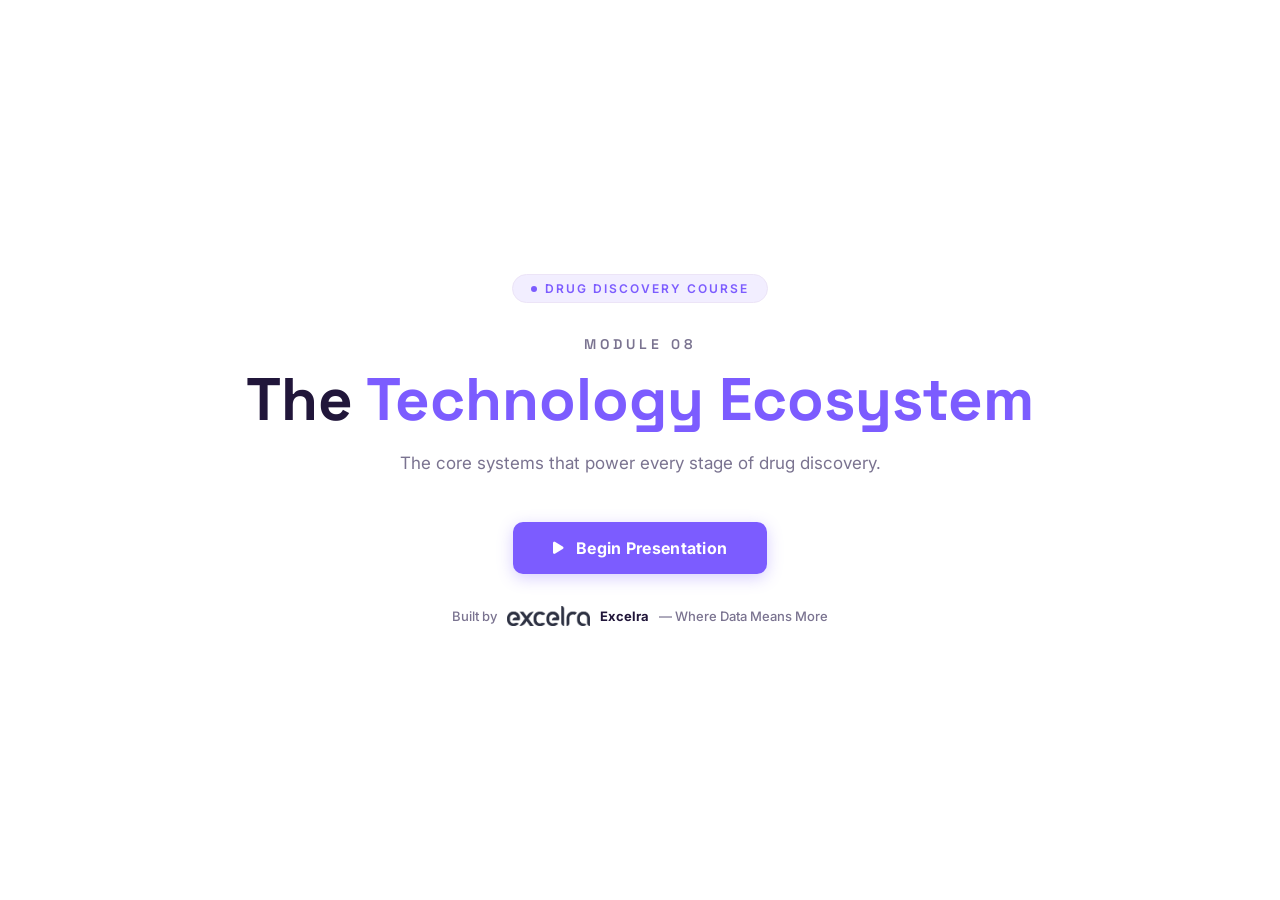
<file: Module 8.html>
<!DOCTYPE html>
<html lang="en">
<head>
<meta charset="UTF-8">
<meta name="viewport" content="width=device-width, initial-scale=1.0, viewport-fit=cover">
<meta http-equiv="Cache-Control" content="no-cache, no-store, must-revalidate">
<meta http-equiv="Pragma" content="no-cache">
<meta http-equiv="Expires" content="0">
<script src="devtools-guard.js"></script>
<script>
// ── Theme propagation: this same-origin iframe shares localStorage with
//    the parent course shell, so we mirror its `courseTheme` key here.
//    Runs before paint (no FOUC), updates live on storage events, and
//    also accepts postMessage({type:'courseTheme', theme:'light'|'dark'})
//    from the parent as a belt-and-suspenders path. Also swaps every
//    img.excelra-logo between Logo.png (light wordmark, for light bg)
//    and Logo-light.png (light wordmark, for dark bg) so the logo never
//    sits in a white box when the theme flips dark.
(function () {
  function swapLogo(t) {
    var name = (t === 'dark') ? 'Logo-light.png' : 'Logo.png';
    var url;
    try { url = new URL(name, document.baseURI).href; } catch (e) { url = name; }
    var imgs = document.querySelectorAll('img.excelra-logo');
    for (var i = 0; i < imgs.length; i++) {
      if (imgs[i].getAttribute('data-logo-current') !== name) {
        imgs[i].setAttribute('data-logo-current', name);
        imgs[i].src = url;
      }
    }
  }
  function applyTheme(t) {
    t = (t === 'dark') ? 'dark' : 'light';
    document.documentElement.setAttribute('data-theme', t);
    swapLogo(t);
  }
  var initial;
  try { initial = localStorage.getItem('courseTheme'); } catch (e) { initial = null; }
  if (initial !== 'dark' && initial !== 'light') initial = 'light';
  applyTheme(initial);
  window.addEventListener('storage', function (e) {
    if (e.key === 'courseTheme') applyTheme(e.newValue === 'dark' ? 'dark' : 'light');
  });
  window.addEventListener('message', function (e) {
    if (e.data && e.data.type === 'courseTheme' && (e.data.theme === 'light' || e.data.theme === 'dark')) {
      applyTheme(e.data.theme);
    }
  });
})();
</script>
<title>Module 8: The Technology Ecosystem | Excelra</title>
<link href="https://fonts.googleapis.com/css2?family=Inter:wght@300;400;500;600;700;800&family=Space+Grotesk:wght@500;600;700;800&display=swap" rel="stylesheet">
<link rel="stylesheet" href="https://cdnjs.cloudflare.com/ajax/libs/font-awesome/6.5.0/css/all.min.css">
<link rel="stylesheet" href="presentation-enhance.css">
<style>
  :root {
    --bg: #ffffff;
    --surface: #f6f2ff;
    --accent: #7c5cff;
    --accent-soft: rgba(124,92,255,0.10);
    --accent-glow: rgba(124,92,255,0.30);
    --highlight: #c77dff;
    --ink: #21163a;
    --ink-soft: #3a3350;
    --muted: #7a7390;
    --border: #ece4f7;
  }
  [data-theme="dark"] {
    --bg: #130e22;
    --surface: #1c1530;
    --accent: #9b6bff;
    --accent-soft: rgba(124,92,255,0.16);
    --accent-glow: rgba(124,92,255,0.40);
    --highlight: #c77dff;
    --ink: #f4f0ff;
    --ink-soft: #d9d0f2;
    --muted: #a89fc4;
    --border: #2e2350;
  }
  /* The top/bottom bars in light mode fade from solid white to transparent —
     that gradient is hard-coded as rgba(255,255,255,…) and would be an
     eye-burning white strip in dark mode, so it is overridden here. The
     progress-thumb border is also flipped to var(--bg) so the white ring
     doesn't glow against the dark surface. */
  [data-theme="dark"] .top-bar {
    background: linear-gradient(180deg, rgba(19,14,34,0.96) 0%, rgba(19,14,34,0.75) 70%, transparent 100%);
  }
  [data-theme="dark"] .bottom-bar {
    background: linear-gradient(0deg, rgba(19,14,34,0.98) 0%, rgba(19,14,34,0.85) 65%, transparent 100%);
  }
  [data-theme="dark"] .progress-fill::after { border-color: var(--bg); }
  *, *::before, *::after { margin:0; padding:0; box-sizing:border-box; }
  html, body { width:100%; height:100%; overflow:hidden; background:var(--bg); color:var(--ink); font-family:'Inter',sans-serif; transition: background 0.4s ease, color 0.3s ease; }

  /* Quiet backdrop — a faint fixed grid instead of the old dark particle
     animation, which read as generic "AI slide deck" rather than course material. */
  #bgCanvas { position:fixed; inset:0; z-index:0;
    background-image: linear-gradient(var(--border) 1px, transparent 1px), linear-gradient(90deg, var(--border) 1px, transparent 1px);
    background-size: 56px 56px; opacity:0.5;
  }
  .vignette { display:none; }

  #startScreen {
    position:fixed; inset:0; z-index:100; display:flex; flex-direction:column;
    align-items:center; justify-content:center; background:var(--bg);
    transition: opacity 0.8s ease, transform 0.8s ease;
    /* Was clipping/overlapping content on shorter or mid-size laptop
       viewports — the badge/title/subtitle/button could take up more
       vertical space than the viewport had, and the "Built by Excelra"
       brand line (previously absolutely positioned at a fixed distance
       from the bottom) would land right on top of the button instead of
       the layout adapting. Letting this screen scroll internally, and
       giving it its own top/bottom breathing room, means a cramped
       viewport scrolls instead of stacking elements on top of each other. */
    overflow-y:auto; padding:32px 20px;
  }
  #startScreen.hidden { opacity:0; transform:scale(1.05); pointer-events:none; }
  .start-badge {
    display:inline-flex; align-items:center; gap:8px; padding:6px 18px;
    border:1px solid var(--border); border-radius:100px; font-size:12px;
    font-weight:600; letter-spacing:2px; text-transform:uppercase; color:var(--accent);
    margin-bottom:32px; background:var(--accent-soft);
  }
  .start-badge .dot { width:6px; height:6px; border-radius:50%; background:var(--accent); animation:pulse-dot 2s infinite; }
  @keyframes pulse-dot { 0%,100%{opacity:1;transform:scale(1)} 50%{opacity:0.4;transform:scale(0.7)} }
  .start-module { font-family:'Space Grotesk',sans-serif; font-size:14px; font-weight:600; color:var(--muted); letter-spacing:4px; text-transform:uppercase; margin-bottom:12px; }
  .start-title { font-family:'Space Grotesk',sans-serif; font-size:clamp(32px,5.5vw,60px); font-weight:700; line-height:1.15; text-align:center; max-width:800px; margin-bottom:16px; color:var(--ink); }
  .start-title .accent { color:var(--accent); }
  .start-sub { font-size:17px; color:var(--muted); max-width:520px; text-align:center; line-height:1.6; margin-bottom:44px; font-weight:400; }
  .start-btn {
    position:relative; display:inline-flex; align-items:center; gap:12px;
    padding:16px 40px; border:none; border-radius:10px; cursor:pointer;
    background: var(--accent); color:#fff;
    font-family:'Inter',sans-serif; font-size:16px; font-weight:700; letter-spacing:0.3px;
    transition: all 0.2s ease; box-shadow: 0 4px 16px var(--accent-glow);
  }
  .start-btn:hover { transform:translateY(-1px); box-shadow: 0 8px 22px var(--accent-glow); }
  .start-btn:active { transform:scale(0.98); }
  .start-btn i { font-size:14px; }
  .start-brand {
    /* No longer absolutely positioned at a fixed distance from the
       bottom of the screen (that's what let it land on top of the
       "Begin Presentation" button whenever the centered content above
       it grew taller than the available height). It now simply flows
       in normal document order after the button, with its own margin —
       so it always sits below the button with clear space, on any
       screen size, and the pair scroll together if needed instead of
       overlapping. */
    position:static; margin-top:32px;
    display:flex; align-items:center; justify-content:center; flex-wrap:wrap;
    gap:10px; color:var(--muted); font-size:13px; font-weight:500; text-align:center;
  }

  #presentation {
    position:fixed; inset:0; z-index:10; display:flex; align-items:center;
    padding:0 8vw; opacity:0; transition:opacity 0.5s ease; pointer-events:none;
    background:var(--bg);
  }
  #presentation.active { opacity:1; pointer-events:auto; }
  .slide-num {
    position:absolute; left:5vw; top:50%; transform:translateY(-50%);
    font-family:'Space Grotesk',sans-serif; font-size:clamp(90px,16vw,220px);
    font-weight:800; color:var(--surface); line-height:1; pointer-events:none;
    transition: opacity 0.5s ease, transform 0.5s ease; user-select:none;
  }
  .slide-num.fade-out { opacity:0; transform:translateY(-50%) scale(0.9); }
  .slide-content { position:relative; z-index:1; margin-left:clamp(80px,13vw,190px); max-width:720px; width:100%; }
  .slide-label {
    display:inline-flex; align-items:center; gap:8px; font-size:11px; font-weight:700;
    letter-spacing:3px; text-transform:uppercase; color:var(--accent); margin-bottom:20px;
    opacity:0; transform:translateY(15px); transition: all 0.6s cubic-bezier(0.4,0,0.2,1);
  }
  .slide-label.visible { opacity:1; transform:translateY(0); }
  .slide-label .line { width:24px; height:2px; background:var(--accent); border-radius:2px; }
  .slide-title {
    font-family:'Space Grotesk',sans-serif; font-size:clamp(26px,3.4vw,42px);
    font-weight:700; line-height:1.2; margin-bottom:30px; color:var(--ink);
    opacity:0; transform:translateY(20px); transition: all 0.7s cubic-bezier(0.4,0,0.2,1) 0.1s;
  }
  .slide-title.visible { opacity:1; transform:translateY(0); }
  .slide-title .hl { color:var(--highlight); }

  .bullet {
    display:flex; gap:14px; margin-bottom:16px; opacity:0; transform:translateX(-16px);
    transition: all 0.6s cubic-bezier(0.4,0,0.2,1);
    padding:14px 16px; border-radius:10px; border:1px solid var(--border); background:var(--surface);
  }
  .bullet.visible { opacity:1; transform:translateX(0); }
  .bullet-icon {
    flex-shrink:0; width:28px; height:28px; border-radius:8px; background:var(--accent-soft);
    color:var(--accent); display:flex; align-items:center; justify-content:center; font-size:13px;
    margin-top:1px;
  }
  .bullet-text { font-size:clamp(14px,1.4vw,16px); line-height:1.65; color:var(--ink-soft); font-weight:400; }
  .bullet-text .key { color:var(--highlight); font-weight:600; }
  .bullet-text .em { color:var(--accent); font-weight:600; }

  .title-slide .slide-content { margin-left:0; text-align:center; display:flex; flex-direction:column; align-items:center; }
  .title-slide .slide-title { font-size:clamp(30px,4.4vw,52px); margin-bottom:12px; }
  .title-slide .slide-subtitle { font-size:clamp(15px,1.8vw,20px); color:var(--muted); font-weight:400; margin-bottom:8px; opacity:0; transform:translateY(15px); transition:all 0.6s ease 0.3s; }
  .title-slide .slide-subtitle.visible { opacity:1; transform:translateY(0); }
  .title-slide .slide-brand { font-size:13px; color:var(--accent); font-weight:600; letter-spacing:2px; text-transform:uppercase; opacity:0; transition:all 0.6s ease 0.5s; }
  .title-slide .slide-brand.visible { opacity:1; }

  .summary-grid { display:grid; grid-template-columns:1fr 1fr; gap:12px; margin-top:4px; }
  .summary-card {
    padding:16px 18px; border-radius:10px; border:1px solid var(--border);
    background:var(--surface); opacity:0; transform:translateY(15px) scale(0.97);
    transition: all 0.6s cubic-bezier(0.4,0,0.2,1);
  }
  .summary-card.visible { opacity:1; transform:translateY(0) scale(1); }
  .summary-card .sc-icon { font-size:17px; color:var(--accent); margin-bottom:8px; }
  .summary-card .sc-text { font-size:13px; line-height:1.6; color:var(--ink-soft); }
  .summary-card .sc-text .key { color:var(--highlight); font-weight:600; }

  .closing-slide .slide-content { margin-left:0; text-align:center; display:flex; flex-direction:column; align-items:center; }

  /* ── Diagram slide type: real pipeline / flow visual instead of bullets ── */
  .slide-content.has-diagram { max-width:980px; }
  .diagram-flow {
    display:flex; align-items:flex-start; justify-content:space-between; flex-wrap:nowrap;
    gap:0; margin:8px 0 26px; overflow-x:auto; padding-bottom:6px;
  }
  .diagram-node {
    display:flex; flex-direction:column; align-items:center; text-align:center;
    flex:1 1 0; min-width:56px; max-width:120px;
    opacity:0; transform:translateY(12px); transition: all 0.5s cubic-bezier(0.4,0,0.2,1);
  }
  .diagram-node.visible { opacity:1; transform:translateY(0); }
  .diagram-node-icon {
    width:44px; height:44px; border-radius:11px; display:flex; align-items:center; justify-content:center;
    background:var(--surface); border:1.5px solid var(--border); color:var(--muted); font-size:15px;
    transition: all 0.3s ease; margin-bottom:8px; flex-shrink:0;
  }
  .diagram-node.current .diagram-node-icon { background:var(--accent); border-color:var(--accent); color:#fff; box-shadow:0 4px 14px var(--accent-glow); }
  .diagram-node.done .diagram-node-icon { background:var(--accent-soft); border-color:var(--accent); color:var(--accent); }
  .diagram-node-label { font-size:10px; font-weight:700; color:var(--ink-soft); line-height:1.3; }
  .diagram-node.current .diagram-node-label { color:var(--accent); }
  .diagram-arrow { color:var(--border); font-size:13px; margin:14px 1px 0; flex:0 0 auto; }
  .diagram-arrow.done { color:var(--accent); }
  .diagram-detail {
    padding:16px 20px; border-radius:10px; background:var(--surface); border:1px solid var(--border);
    border-left:3px solid var(--accent);
  }
  .diagram-detail-label { font-size:11px; font-weight:700; letter-spacing:1.5px; text-transform:uppercase; color:var(--accent); margin-bottom:6px; }
  .diagram-detail-text { font-size:clamp(14px,1.4vw,16px); line-height:1.65; color:var(--ink-soft); }
  .diagram-detail-text .key { color:var(--highlight); font-weight:600; }
  .diagram-detail-text .em { color:var(--accent); font-weight:600; }

  .top-bar {
    position:fixed; top:0; left:0; right:0; z-index:20; display:flex;
    align-items:center; justify-content:space-between; padding:20px 32px;
    background:linear-gradient(180deg, rgba(255,255,255,0.96) 0%, rgba(255,255,255,0.75) 70%, transparent 100%);
    opacity:0; transition:opacity 0.5s ease;
  }
  .top-bar.visible { opacity:1; }
  .top-bar-left { display:flex; align-items:center; gap:10px; }
  .top-bar-logo { font-family:'Space Grotesk',sans-serif; font-size:16px; font-weight:700; color:var(--ink); letter-spacing:0.5px; }
  .top-bar-logo span { color:var(--accent); }
  .top-bar-right { display:flex; align-items:center; gap:16px; }
  .module-chip {
    padding:5px 14px; border-radius:100px; border:1px solid var(--accent); background:var(--accent-soft);
    font-size:11px; font-weight:700; letter-spacing:2px; text-transform:uppercase; color:var(--accent);
  }
  .bottom-bar {
    position:fixed; bottom:0; left:0; right:0; z-index:20; padding:0 32px 24px;
    background:linear-gradient(0deg, rgba(255,255,255,0.98) 0%, rgba(255,255,255,0.85) 65%, transparent 100%);
    opacity:0; transition:opacity 0.5s ease;
  }
  .bottom-bar.visible { opacity:1; }
  .progress-track {
    width:100%; height:5px; background:var(--border); border-radius:3px;
    margin-bottom:18px; overflow:visible; cursor:pointer; position:relative;
  }
  .progress-fill {
    height:100%; width:0%; border-radius:3px; background:var(--accent);
    transition:width 0.4s ease; position:relative;
  }
  .progress-fill.scrubbing { transition:none; }
  .progress-fill::after {
    content:''; position:absolute; right:-6px; top:50%; transform:translateY(-50%);
    width:14px; height:14px; border-radius:50%; background:var(--accent); border:2.5px solid #fff;
    box-shadow:0 1px 4px rgba(0,0,0,0.25);
  }
  .controls-row { display:flex; align-items:center; justify-content:space-between; }
  .controls-left { display:flex; align-items:center; gap:8px; }
  .controls-right { display:flex; align-items:center; gap:12px; }
  .ctrl-btn {
    width:40px; height:40px; border:none; border-radius:10px; cursor:pointer;
    background:var(--surface); color:var(--ink-soft); font-size:14px;
    display:flex; align-items:center; justify-content:center;
    transition:all 0.2s ease; border:1px solid var(--border);
  }
  .ctrl-btn:hover { background:var(--accent-soft); border-color:var(--accent); color:var(--accent); }
  .ctrl-btn.active { color:var(--accent); background:var(--accent-soft); border-color:var(--accent); }
  .ctrl-btn.play-btn { width:48px; height:48px; border-radius:14px; font-size:16px; background:var(--accent); color:#fff; border-color:var(--accent); }
  .ctrl-btn.play-btn:hover { background:#6b4ce6; color:#fff; }
  .audio-wave { display:flex; align-items:center; gap:3px; height:20px; margin-left:8px; }
  .audio-wave .bar { width:3px; border-radius:3px; background:var(--accent); animation:wave 0.8s ease-in-out infinite; }
  .audio-wave .bar:nth-child(1) { height:8px; animation-delay:0s; }
  .audio-wave .bar:nth-child(2) { height:14px; animation-delay:0.15s; }
  .audio-wave .bar:nth-child(3) { height:10px; animation-delay:0.3s; }
  .audio-wave .bar:nth-child(4) { height:16px; animation-delay:0.1s; }
  .audio-wave .bar:nth-child(5) { height:6px; animation-delay:0.25s; }
  .audio-wave.paused .bar { animation-play-state:paused; height:4px !important; }
  @keyframes wave { 0%,100%{transform:scaleY(0.4)} 50%{transform:scaleY(1)} }
  .slide-counter { font-size:12px; font-weight:600; color:var(--muted); letter-spacing:1px; font-variant-numeric:tabular-nums; }
  .slide-counter .current { color:var(--accent); font-size:14px; }
  .transition-overlay {
    position:fixed; inset:0; z-index:15; background:var(--bg);
    opacity:0; pointer-events:none; transition:opacity 0.3s ease;
  }
  .transition-overlay.active { opacity:1; }

  #introVideo, #outroVideo {
    position:fixed; inset:0; z-index:10; width:100%; height:100%;
    object-fit:contain; background:#000; display:none;
  }

  @media (max-width:768px) {
    .slide-num { font-size:80px; left:2vw; }
    .slide-content { margin-left:clamp(50px,11vw,120px); }
    .summary-grid { grid-template-columns:1fr; }
    .top-bar, .bottom-bar { padding-left:16px; padding-right:16px; }
    .bottom-bar { padding-bottom:16px; }
    .start-brand { margin-top:20px; }
    .diagram-node { width:78px; }
    .diagram-node-icon { width:42px; height:42px; font-size:15px; }
  }
  @media (max-width:480px) {
    .slide-num { display:none; }
    .slide-content { margin-left:0; }
  }
  /* Mid-size and smaller laptop screens are usually limited on *height*
     (a browser window on a 1366x768 or similar display often has well
     under 700px of usable viewport height once browser chrome is
     accounted for) rather than width — this is the actual dimension
     that was causing the start screen's content to grow taller than
     the viewport and overlap the "Built by Excelra" brand line. */
  @media (max-height:700px) {
    .start-badge { margin-bottom:16px; }
    .start-module { margin-bottom:8px; }
    .start-title { margin-bottom:10px; font-size:clamp(24px,5vw,40px); }
    .start-sub { margin-bottom:22px; }
    .start-brand { margin-top:16px; font-size:12px; }
  }
  @media (prefers-reduced-motion:reduce) {
    *, *::before, *::after { animation-duration:0.01ms !important; transition-duration:0.01ms !important; }
  }
</style>
</head>
<body>

<div id="bgCanvas" aria-hidden="true"></div>
<div class="vignette" aria-hidden="true"></div>

<div id="startScreen" role="dialog" aria-label="Start presentation">
  <div class="start-badge"><div class="dot"></div> Drug Discovery Course</div>
  <div class="start-module">Module 08</div>
  <h1 class="start-title">The <span class="accent">Technology Ecosystem</span></h1>
  <p class="start-sub">The core systems that power every stage of drug discovery.</p>
  <button class="start-btn" id="startBtn" aria-label="Begin presentation"><i class="fas fa-play"></i> Begin Presentation</button>
  <div class="start-brand">
    <span>Built by</span>
    <img src="Logo.png" alt="Excelra" class="excelra-logo" style="height:20px;width:auto;" data-logo-current="Logo.png">
    <span style="color:var(--ink);font-weight:700;">Excelra</span>
    <span style="color:var(--muted);">— Where Data Means More</span>
  </div>
</div>

<div class="transition-overlay" id="transOverlay" aria-hidden="true"></div>

<video id="introVideo" src="Introduction.mp4" playsinline></video>
<video id="outroVideo" src="Outro.mp4" playsinline></video>

<header class="top-bar" id="topBar">
  <div class="top-bar-left">
    <div class="top-bar-logo">Excel<span>ra</span></div>
  </div>
  <div class="top-bar-right">
    <div class="module-chip">Module 08</div>
  </div>
</header>

<main id="presentation" aria-live="polite">
  <div class="slide-num" id="slideNum" aria-hidden="true">01</div>
  <div class="slide-content" id="slideContent"></div>
</main>

<footer class="bottom-bar" id="bottomBar">
  <div class="progress-track" id="progressTrack" role="progressbar" aria-valuemin="0" aria-valuemax="100">
    <div class="progress-fill" id="progressFill"></div>
  </div>
  <div class="controls-row">
    <div class="controls-left">
      <button class="ctrl-btn" id="btnRestart" title="Restart" aria-label="Restart"><i class="fas fa-rotate-left"></i></button>
      <button class="ctrl-btn" id="btnPrev" title="Previous section" aria-label="Previous section"><i class="fas fa-backward-step"></i></button>
      <button class="ctrl-btn play-btn" id="btnPlay" title="Play / Pause" aria-label="Play or Pause"><i class="fas fa-pause"></i></button>
      <button class="ctrl-btn" id="btnNext" title="Next section" aria-label="Next section"><i class="fas fa-forward-step"></i></button>
      <div class="audio-wave" id="audioWave">
        <div class="bar"></div><div class="bar"></div><div class="bar"></div><div class="bar"></div><div class="bar"></div>
      </div>
    </div>
    <div class="controls-right">
      <button class="ctrl-btn" id="btnMute" title="Mute / Unmute" aria-label="Mute or Unmute"><i class="fas fa-volume-high"></i></button>
      <button class="ctrl-btn" id="btnFullscreen" title="Full screen" aria-label="Toggle full screen"><i class="fas fa-expand"></i></button>
      <div class="slide-counter"><span class="current" id="counterCurrent">01</span> / <span id="counterTotal">01</span></div>
    </div>
  </div>
</footer>

<script src="voice-engine.js"></script>
<script>
const slides = [
  {
    "type": "title",
    "label": "Module 08",
    "title": "The <span class=\"hl\">Technology Ecosystem</span>",
    "subtitle": "The systems behind the science",
    "brand": "Excelra — Where Data Means More",
    "segments": [
      "Welcome to Module Eight, Technology Ecosystem. Every stage of drug discovery runs on a specific piece of technology — let's meet them."
    ]
  },
  {
    "type": "concept",
    "label": "The Stack",
    "title": "Six Systems, <span class=\"hl\">One Lab</span>",
    "content": "<div style=\"display:flex;flex-direction:column;align-items:center;gap:0;margin:1.6rem auto;max-width:520px;font-family:Inter,sans-serif;\"><div style=\"width:100%;padding:0.7rem 1rem;background:var(--surface);border:1.5px solid var(--accent);border-radius:10px;color:var(--ink);font-weight:700;text-align:center;box-shadow:0 4px 14px var(--accent-glow);\">ELN</div><div style=\"display:flex;flex-direction:column;align-items:center;\"><div style=\"width:2px;height:10px;background:var(--accent);\"></div><i class=\"fas fa-chevron-down\" style=\"color:var(--accent);font-size:13px;margin:1px 0;\"></i><div style=\"width:2px;height:10px;background:var(--accent);\"></div></div><div style=\"width:100%;padding:0.7rem 1rem;background:var(--surface);border:1.5px solid var(--accent);border-radius:10px;color:var(--ink);font-weight:700;text-align:center;box-shadow:0 4px 14px var(--accent-glow);\">LIMS</div><div style=\"display:flex;flex-direction:column;align-items:center;\"><div style=\"width:2px;height:10px;background:var(--accent);\"></div><i class=\"fas fa-chevron-down\" style=\"color:var(--accent);font-size:13px;margin:1px 0;\"></i><div style=\"width:2px;height:10px;background:var(--accent);\"></div></div><div style=\"width:100%;padding:0.7rem 1rem;background:var(--surface);border:1.5px solid var(--accent);border-radius:10px;color:var(--ink);font-weight:700;text-align:center;box-shadow:0 4px 14px var(--accent-glow);\">CDS</div><div style=\"display:flex;flex-direction:column;align-items:center;\"><div style=\"width:2px;height:10px;background:var(--accent);\"></div><i class=\"fas fa-chevron-down\" style=\"color:var(--accent);font-size:13px;margin:1px 0;\"></i><div style=\"width:2px;height:10px;background:var(--accent);\"></div></div><div style=\"width:100%;padding:0.7rem 1rem;background:var(--surface);border:1.5px solid var(--accent);border-radius:10px;color:var(--ink);font-weight:700;text-align:center;box-shadow:0 4px 14px var(--accent-glow);\">Inventory</div><div style=\"display:flex;flex-direction:column;align-items:center;\"><div style=\"width:2px;height:10px;background:var(--accent);\"></div><i class=\"fas fa-chevron-down\" style=\"color:var(--accent);font-size:13px;margin:1px 0;\"></i><div style=\"width:2px;height:10px;background:var(--accent);\"></div></div><div style=\"width:100%;padding:0.7rem 1rem;background:var(--surface);border:1.5px solid var(--accent);border-radius:10px;color:var(--ink);font-weight:700;text-align:center;box-shadow:0 4px 14px var(--accent-glow);\">Computational</div><div style=\"display:flex;flex-direction:column;align-items:center;\"><div style=\"width:2px;height:10px;background:var(--accent);\"></div><i class=\"fas fa-chevron-down\" style=\"color:var(--accent);font-size:13px;margin:1px 0;\"></i><div style=\"width:2px;height:10px;background:var(--accent);\"></div></div><div style=\"width:100%;padding:0.85rem 1.1rem;background:var(--accent);border:1.5px solid var(--accent);border-radius:10px;color:#fff;font-weight:800;text-align:center;box-shadow:0 6px 18px var(--accent-glow);letter-spacing:0.3px;\">Data Lake</div></div>",
    "segments": [
      "Modern drug discovery runs on a stack of six interoperable systems — each owning a slice of the data lifecycle."
    ]
  },
  {
    "type": "content",
    "label": "EDC",
    "title": "<span class=\"hl\">EDC</span> Systems",
    "segments": [
      "<span class=\"key\">EDC</span>, Electronic Data Capture, is used specifically to collect clinical trial data electronically — not LIMS, not CTMS, and not a general safety database.",
      "It replaces paper case report forms, capturing data directly from investigator sites."
    ]
  },
  {
    "type": "content",
    "label": "ELN",
    "title": "The <span class=\"key\">Electronic Lab Notebook</span>",
    "segments": [
      "Before any clinical data exists, there is the <span class=\"key\">ELN</span>, the Electronic Laboratory Notebook.",
      "It is where a scientist records what they did, why they did it, and what happened, replacing the bound paper notebook.",
      "Signed, timestamped and searchable, it is the primary evidence of the experiment itself, and it underpins <span class=\"em\">intellectual property</span> claims later on."
    ]
  },
  {
    "type": "content",
    "label": "LIMS",
    "title": "<span class=\"hl\">LIMS</span>",
    "segments": [
      "<span class=\"key\">LIMS</span> stands for Laboratory Information Management System, and it manages laboratory workflows and data — samples, assays, and results, tracked from the moment a sample enters the lab."
    ]
  },
  {
    "type": "content",
    "label": "CTMS",
    "title": "Running the <span class=\"key\">Trial Itself</span>",
    "segments": [
      "Running the trial needs a different system again: the <span class=\"key\">CTMS</span>, the Clinical Trial Management System.",
      "It tracks sites, patients, visits, budgets and timelines.",
      "Where EDC holds the clinical <span class=\"em\">results</span>, CTMS holds the <span class=\"em\">operational picture</span> around them. Confusing the two is one of the most common mistakes in this area."
    ]
  },
  {
    "type": "content",
    "label": "Sharp Edges",
    "title": "The Most Common <span class=\"hl\">Mix-Ups</span>",
    "segments": [
      "Let's lock in the distinctions that trip people up. <span class=\"key\">EDC holds the clinical results</span> — data captured directly from investigator sites. <span class=\"key\">CTMS holds the operational picture</span> — sites, patients, visits, budgets, timelines. Confusing the two is the most common mistake in this space.",
      "The same split exists at the bench: the <span class=\"key\">ELN</span> records the experiment itself — what was done, why, and what happened — while <span class=\"key\">LIMS</span> tracks the samples, assays, and workflows from the moment a sample enters the lab.",
      "And keep the final handoff straight: integrated data platforms import curated data <span class=\"em\">into EDC</span> to inform trial design — not the other way around, and not as a replacement for EDC."
    ]
  },
  {
    "type": "content",
    "label": "Cloud Platforms",
    "title": "<span class=\"hl\">Cloud Platforms</span>",
    "segments": [
      "For storing and processing genuinely large datasets, <span class=\"key\">cloud platforms</span> are the answer, providing on-demand, scalable compute that neither EDC nor safety databases are built for."
    ]
  },
  {
    "type": "concept",
    "label": "The Architecture",
    "title": "From Bench to <span class=\"hl\">Decision</span>",
    "content": "<div class='arch-diagram'><div class='arch-stack'><div class='arch-layer'><div class='arch-ltag'>Capture</div><div class='arch-litems'><span class='arch-chip'>ELN — experiments</span><span class='arch-chip'>LIMS — samples &amp; assays</span><span class='arch-chip'>EDC — clinical data</span><span class='arch-chip'>CTMS — operations</span></div></div><div class='arch-layer'><div class='arch-ltag'>Platform</div><div class='arch-litems'><span class='arch-chip'>Data lake</span><span class='arch-chip'>Databases</span><span class='arch-chip'>Warehouses</span><span class='arch-chip'>Cloud compute</span></div></div><div class='arch-layer accent'><div class='arch-ltag'>Use</div><div class='arch-litems'><span class='arch-chip'>Integrated data platforms</span><span class='arch-chip outline'>Clinical trial design</span></div></div></div><div class='arch-cap'>Different tools for different jobs — all feeding one connected ecosystem</div></div>",
    "segments": [
      "Here is the whole ecosystem arranged as one architecture. The capture layer is where data is born: the <span class=\"key\">ELN</span> records the experiment, <span class=\"key\">LIMS</span> tracks samples and assays, <span class=\"key\">EDC</span> captures clinical trial data, and <span class=\"key\">CTMS</span> runs the operational side of the trial.",
      "The platform layer holds and processes it all — data lakes, databases, warehouses, and the on-demand, scalable compute that cloud platforms provide.",
      "And the use layer is where it pays off: integrated data platforms curate everything and feed it into clinical trial design. Different tools for different jobs, all feeding one connected ecosystem."
    ]
  },
  {
    "type": "content",
    "label": "How It Connects",
    "title": "A <span class=\"hl\">Connected</span> Ecosystem",
    "segments": [
      "Integrated data platforms connect with EDC systems too: their curated data can be <span class=\"em\">imported directly into EDC systems</span> to inform clinical trial design — not the other way around, and not as a replacement for EDC.",
      "EDC, LIMS, cloud platforms, databases, and warehouses — different tools for different jobs, all feeding one connected ecosystem."
    ]
  },
  {
    "type": "concept",
    "label": "The Journey",
    "title": "One Compound's <span class=\"hl\">Data Journey</span>",
    "content": "<div class='arch-diagram'><div class='arch-flow'><div class='arch-node'><div class='arch-ico'><i class='fas fa-book'></i></div><div class='arch-t'>ELN</div><div class='arch-d'>First experiment recorded</div></div><div class='arch-arrow'><i class='fas fa-arrow-right'></i></div><div class='arch-node'><div class='arch-ico'><i class='fas fa-vials'></i></div><div class='arch-t'>LIMS</div><div class='arch-d'>Samples &amp; assays tracked</div></div><div class='arch-arrow'><i class='fas fa-arrow-right'></i></div><div class='arch-node'><div class='arch-ico'><i class='fas fa-cloud'></i></div><div class='arch-t'>Data Lake &amp; Cloud</div><div class='arch-d'>Pooled at scale</div></div><div class='arch-arrow'><i class='fas fa-arrow-right'></i></div><div class='arch-node'><div class='arch-ico'><i class='fas fa-arrows-turn-to-dots'></i></div><div class='arch-t'>Integrated Platform</div><div class='arch-d'>Curated &amp; connected</div></div><div class='arch-arrow'><i class='fas fa-arrow-right'></i></div><div class='arch-node primary'><div class='arch-ico'><i class='fas fa-clipboard-list'></i></div><div class='arch-t'>EDC</div><div class='arch-d'>Informs trial design</div></div></div><div class='arch-cap'>From the first notebook entry to the first trial design</div></div>",
    "segments": [
      "Let's watch one compound travel the whole stack. It begins in the <span class=\"key\">ELN</span> — the very first experiment recorded, signed, and timestamped.",
      "Its samples and assay results are tracked through <span class=\"key\">LIMS</span>, and everything pools into the data lake and cloud platforms, where genuinely large datasets live.",
      "Integrated data platforms then curate that data — and the curated result flows directly into <span class=\"key\">EDC</span>, informing the design of the compound's first clinical trial.",
      "That is the connected ecosystem in motion: every system owns a slice of the lifecycle, and the handoffs between them carry the science forward."
    ]
  },
  {
    "type": "summary",
    "label": "Recap",
    "title": "The Tech <span class=\"hl\">Stack</span>",
    "cards": [
      {
        "icon": "fa-clipboard-list",
        "text": "<span class=\"key\">EDC</span> — electronic clinical trial data capture"
      },
      {
        "icon": "fa-microscope",
        "text": "<span class=\"key\">LIMS</span> — Laboratory Information Management System"
      },
      {
        "icon": "fa-cloud",
        "text": "<span class=\"key\">Cloud Platforms</span> — scalable storage & compute"
      },
      {
        "icon": "fa-arrows-turn-to-dots",
        "text": "Integrated platforms feed data <span class=\"key\">into EDC</span> for clinical trial design"
      }
    ],
    "segments": [
      "Six systems, each owning a slice of the lifecycle: ELN for the experiment, LIMS for the samples, EDC for clinical results, CTMS for trial operations, cloud platforms for scale, and integrated data platforms tying them together.",
      "And remember that integrated data platforms feed curated data directly into EDC to support trial design."
    ]
  },
  {
    "type": "closing",
    "label": "Next Up",
    "title": "Ready to <span class=\"hl\">Unscramble the Tech</span>?",
    "subtitle": "Module 9: Current Industry Challenges",
    "brand": "Unscramble the key technology terms!",
    "segments": [
      "That completes Module Eight.",
      "Next, we look at the real-world challenges that make managing all of this hard.",
      "You are now ready for the quiz and the Technology Scramble game. Good luck."
    ]
  }
];

// Voice selection (including the Mac/Windows consistency and
// mid-presentation-stability fixes) is fully owned by voice-engine.js
// now — this page just needs `synth` for cancel/pause/resume calls.
const synth = window.presentationVoice.synth;

// ── Section model: [0]=intro clip, [1..N]=slides, [N+1]=outro clip ──
const totalSections = slides.length + 2;
let currentSection = 0;
let currentSlide = 0;

// ── Forward-seek guard ───────────────────────────────────────────
// Learners can always scrub BACKWARD to replay anything already seen,
// but dragging/clicking the progress bar past the furthest section
// they've actually reached snaps back — same rule as the plain-video
// lessons elsewhere in the course. Progress is remembered per module
// (scoped by page title, which is unique per module) so it isn't lost
// on revisiting later.
// ── Task 13 audit (light-purple theme pass): CONFIRMED this guard
// already closes every manual forward-skip path — (1) seek-bar preview
// AND commit are both clamped to maxSectionReached inside
// previewAt()/commitScrub(); (2) the dedicated Next (#btnNext) click
// handler short-circuits when nextIndex > maxSectionReached and shows
// the blocked hint instead of advancing; (3) the ArrowRight keyboard
// handler does the same; (4) auto-advance via playCurrentSlide() →
// goToSection() → recordSectionReached() keeps extending the frontier
// as narration naturally plays through, so playback itself is never
// blocked. Backwards navigation (Previous button / ArrowLeft) is
// intentionally left unguarded so replays stay possible. No manual
// input path lets a learner jump past the furthest section reached.
const seekGuardKey = 'presentationMaxSection_' + document.title;
let maxSectionReached = parseInt(localStorage.getItem(seekGuardKey), 10) || 0;
function recordSectionReached(index) {
  if (index > maxSectionReached) {
    maxSectionReached = index;
    try { localStorage.setItem(seekGuardKey, String(maxSectionReached)); } catch (e) {}
  }
}
function showSeekBlockedHint() {
  const old = document.getElementById('seekBlockedHint');
  if (old) old.remove();
  const hint = document.createElement('div');
  hint.id = 'seekBlockedHint';
  hint.textContent = "Keep watching to unlock further along.";
  hint.style.cssText = 'position:fixed;left:50%;bottom:92px;transform:translateX(-50%);' +
    'background:rgba(20,24,34,0.92);color:#fff;font-family:Inter,sans-serif;font-size:13px;' +
    'font-weight:600;padding:10px 18px;border-radius:8px;z-index:50;pointer-events:none;' +
    'box-shadow:0 6px 20px rgba(0,0,0,0.25);opacity:0;transition:opacity 0.2s ease;';
  document.body.appendChild(hint);
  requestAnimationFrame(() => { hint.style.opacity = '1'; });
  setTimeout(() => { hint.style.opacity = '0'; setTimeout(() => hint.remove(), 250); }, 1600);
}
let isPlaying = false;
let isMuted = false;
let currentUtterance = null;
let segmentTimeout = null;
let isTransitioning = false;
let genToken = 0; // bumped on every stop/jump so a stale slide's speech callback can never affect whatever plays next

const slideNum = document.getElementById('slideNum');
const slideContent = document.getElementById('slideContent');
const progressFill = document.getElementById('progressFill');
const counterCurrent = document.getElementById('counterCurrent');
const counterTotal = document.getElementById('counterTotal');
const audioWave = document.getElementById('audioWave');
const transOverlay = document.getElementById('transOverlay');
const btnPlay = document.getElementById('btnPlay');
const btnMute = document.getElementById('btnMute');
const btnPrev = document.getElementById('btnPrev');
const btnNext = document.getElementById('btnNext');
const btnRestart = document.getElementById('btnRestart');
const introVideoEl = document.getElementById('introVideo');
const outroVideoEl = document.getElementById('outroVideo');

counterTotal.textContent = String(totalSections).padStart(2, '0');

function stripHTML(html) {
  const tmp = document.createElement('div');
  tmp.innerHTML = html;
  return tmp.textContent || tmp.innerText || '';
}
function estimateDuration(text) {
  // Used as the fallbackDuration when narration is MUTED: playback still has
  // to advance on the same timeline it would have taken to speak, or a muted
  // run races through the deck. Sourced from the engine so both paths agree.
  const pv = window.presentationVoice;
  if (pv && typeof pv.estimateMs === 'function') return pv.estimateMs(text);
  const words = text.trim().split(/\s+/).filter(Boolean).length;
  return (words / 2.45) * 1000;
}

function renderSlide(index) {
  const s = slides[index];
  const num = String(index + 1).padStart(2, '0');
  slideNum.textContent = num;
  let html = '';
  if (s.type === 'title' || s.type === 'closing') {
    html = `<div class="slide-label"><span class="line"></span>${s.label}<span class="line"></span></div>`;
    html += `<h2 class="slide-title">${s.title}</h2>`;
    if (s.subtitle) html += `<div class="slide-subtitle">${s.subtitle}</div>`;
    if (s.brand) html += `<div class="slide-brand">${s.brand}</div>`;
    slideContent.className = 'slide-content ' + (s.type === 'title' ? 'title-slide' : 'closing-slide');
  } else if (s.type === 'summary') {
    html = `<div class="slide-label"><span class="line"></span>${s.label}</div>`;
    html += `<h2 class="slide-title">${s.title}</h2>`;
    html += `<div class="summary-grid">`;
    s.cards.forEach((c, i) => {
      html += `<div class="summary-card" data-idx="${i}"><div class="sc-icon"><i class="fas ${c.icon}"></i></div><div class="sc-text">${c.text}</div></div>`;
    });
    html += `</div>`;
    slideContent.className = 'slide-content';
  } else if (s.type === 'diagram') {
    html = `<div class="slide-label"><span class="line"></span>${s.label}</div>`;
    html += `<h2 class="slide-title">${s.title}</h2>`;
    html += `<div class="diagram-flow">`;
    s.stages.forEach((st, i) => {
      const stateClass = i < s.currentIndex ? 'done' : (i === s.currentIndex ? 'current' : '');
      html += `<div class="diagram-node ${stateClass}" data-idx="${i}"><div class="diagram-node-icon"><i class="fas ${st.icon}"></i></div><div class="diagram-node-label">${st.label}</div></div>`;
      if (i < s.stages.length - 1) html += `<div class="diagram-arrow ${i < s.currentIndex ? 'done' : ''}"><i class="fas fa-arrow-right"></i></div>`;
    });
    html += `</div>`;
    html += `<div class="diagram-detail"><div class="diagram-detail-label">${s.stages[s.currentIndex].label}</div><div class="diagram-detail-text">${s.detail}</div></div>`;
    slideContent.className = 'slide-content has-diagram';
  } else if (s.type === 'concept') {
    html = `<div class="slide-label"><span class="line"></span>${s.label}</div>`;
    html += `<h2 class="slide-title">${s.title}</h2>`;
    html += s.content;
    slideContent.className = 'slide-content has-diagram';
  } else {
    html = `<div class="slide-label"><span class="line"></span>${s.label}</div>`;
    html += `<h2 class="slide-title">${s.title}</h2>`;
    s.segments.forEach((seg, i) => {
      html += `<div class="bullet" data-idx="${i}"><div class="bullet-icon"><i class="fas fa-chevron-right"></i></div><div class="bullet-text">${seg}</div></div>`;
    });
    slideContent.className = 'slide-content';
  }
  slideContent.innerHTML = html;
}
function animateSlideIn(index) {
  const s = slides[index];
  slideNum.classList.remove('fade-out');
  setTimeout(() => {
    const label = slideContent.querySelector('.slide-label');
    const title = slideContent.querySelector('.slide-title');
    if (label) label.classList.add('visible');
    if (title) title.classList.add('visible');
    if (s.type === 'diagram') {
      const nodes = slideContent.querySelectorAll('.diagram-node');
      nodes.forEach((n, i) => setTimeout(() => n.classList.add('visible'), i * 90));
    }
  }, 100);
  if (s.type === 'title' || s.type === 'closing') {
    setTimeout(() => {
      const sub = slideContent.querySelector('.slide-subtitle');
      const brand = slideContent.querySelector('.slide-brand');
      if (sub) sub.classList.add('visible');
      if (brand) brand.classList.add('visible');
    }, 400);
  }
}
function showSegment(index) {
  const s = slides[currentSlide];
  if (s.type === 'title' || s.type === 'closing' || s.type === 'diagram' || s.type === 'concept') return;
  if (s.type === 'summary') {
    const cards = slideContent.querySelectorAll('.summary-card');
    if (cards[index]) cards[index].classList.add('visible');
  } else {
    const bullets = slideContent.querySelectorAll('.bullet');
    if (bullets[index]) bullets[index].classList.add('visible');
  }
}
function speakSegment(text) {
  // Delegates to the shared voice engine (voice-engine.js), which picks
  // the voice, applies pronunciation fixes, and — critically for Mac
  // Chrome, where the preferred Google network voice can silently fail
  // to produce any audio — automatically detects that and falls back to
  // a working voice instead of leaving the narration mute.
  const plain = stripHTML(text);
  return window.presentationVoice.speak(plain, {
    muted: isMuted,
    fallbackDuration: estimateDuration(plain),
    onUtterance: u => { currentUtterance = u; }
  }).then(() => { currentUtterance = null; });
}
async function playCurrentSlide() {
  const myToken = ++genToken; // owns this run; any earlier run is now stale and will bail out
  if (!isPlaying) return;
  const s = slides[currentSlide];
  animateSlideIn(currentSlide);
  const introDelay = (s.type === 'title' || s.type === 'closing') ? 1200 : (s.type === 'diagram' ? 900 : 800);
  await delay(introDelay);
  if (!isPlaying || myToken !== genToken) return;
  const segs = s.segments || [];
  for (let i = 0; i < segs.length; i++) {
    if (!isPlaying || myToken !== genToken) return;
    showSegment(i);
    await speakSegment(segs[i]);
    if (!isPlaying || myToken !== genToken) return;
    await delay(350);
  }
  if (!isPlaying || myToken !== genToken) return;
  await delay(1200);
  if (!isPlaying || myToken !== genToken) return;
  goToSection(currentSection + 1);
}

// Stops narration through the engine rather than calling synth.cancel()
// directly. cancel() alone only kills the audible chunk — voice-engine v5
// splits long lines into several — so a Pause or Mute click could be
// followed by the next chunk starting anyway. stop() invalidates the whole
// queued line.
function stopNarrationAudio() {
  const pv = window.presentationVoice;
  if (pv && typeof pv.stop === 'function') { pv.stop(); return; }
  try { synth.cancel(); } catch (e) {}
}

function stopSpeech() {
  genToken++;
  clearTimeout(segmentTimeout);
  stopNarrationAudio();
  currentUtterance = null;
}
function delay(ms) {
  return new Promise(r => { segmentTimeout = setTimeout(r, ms); });
}
function updatePlayBtn() {
  btnPlay.innerHTML = isPlaying ? '<i class="fas fa-pause"></i>' : '<i class="fas fa-play"></i>';
  if (isPlaying) { audioWave.classList.remove('paused'); btnPlay.classList.add('active'); }
  else { audioWave.classList.add('paused'); btnPlay.classList.remove('active'); }
}

// ── Unified section navigation: intro clip → every slide → outro clip ──
function updateProgressForSection(index, subProgress) {
  subProgress = subProgress || 0;
  const pct = (index + Math.min(1, Math.max(0, subProgress))) / totalSections;
  progressFill.style.width = (Math.min(1, pct) * 100) + '%';
  counterCurrent.textContent = String(index + 1).padStart(2, '0');
}

function hideAllSectionViews() {
  introVideoEl.pause();
  outroVideoEl.pause();
  introVideoEl.style.display = 'none';
  outroVideoEl.style.display = 'none';
  document.getElementById('presentation').classList.remove('active');
}

function enterIntroSection() {
  introVideoEl.style.display = 'block';
  introVideoEl.currentTime = 0;
  updateProgressForSection(0, 0);
  if (isPlaying) {
    const p = introVideoEl.play();
    if (p && p.catch) p.catch(() => {});
  }
}
function enterOutroSection() {
  outroVideoEl.style.display = 'block';
  outroVideoEl.currentTime = 0;
  updateProgressForSection(totalSections - 1, 0);
  if (isPlaying) {
    const p = outroVideoEl.play();
    if (p && p.catch) p.catch(() => {});
  }
}
function enterSlideSection() {
  document.getElementById('presentation').classList.add('active');
  renderSlide(currentSlide);
  updateProgressForSection(currentSlide + 1, 0);
  if (isPlaying) {
    playCurrentSlide();
  } else {
    animateSlideIn(currentSlide);
    const s = slides[currentSlide];
    if (s.type === 'summary') {
      slideContent.querySelectorAll('.summary-card').forEach((c, i) => {
        setTimeout(() => c.classList.add('visible'), 300 + i * 150);
      });
    } else if (s.type !== 'title' && s.type !== 'closing' && s.type !== 'diagram') {
      slideContent.querySelectorAll('.bullet').forEach((b, i) => {
        setTimeout(() => b.classList.add('visible'), 300 + i * 150);
      });
    }
  }
}

function goToSection(index, opts) {
  opts = opts || {};
  if (isTransitioning) return;
  index = Math.max(0, Math.min(totalSections - 1, index));
  isTransitioning = true;
  stopSpeech();
  const delayMs = opts.instant ? 0 : 350;
  if (!opts.instant) {
    slideNum.classList.add('fade-out');
    transOverlay.classList.add('active');
  }
  setTimeout(() => {
    currentSection = index;
    recordSectionReached(index);
    hideAllSectionViews();
    transOverlay.classList.remove('active');
    isTransitioning = false;
    if (index === 0) {
      enterIntroSection();
    } else if (index === totalSections - 1) {
      enterOutroSection();
    } else {
      currentSlide = index - 1;
      enterSlideSection();
    }
  }, delayMs);
}

function finishPresentation() {
  window.parent && window.parent.postMessage({ type: 'presentation-complete', module: 'module8' }, '*');
}

introVideoEl.addEventListener('ended', () => { if (currentSection === 0) goToSection(1); });
outroVideoEl.addEventListener('ended', () => { if (currentSection === totalSections - 1) finishPresentation(); });
introVideoEl.addEventListener('timeupdate', () => {
  if (currentSection === 0 && introVideoEl.duration) updateProgressForSection(0, introVideoEl.currentTime / introVideoEl.duration);
});
outroVideoEl.addEventListener('timeupdate', () => {
  if (currentSection === totalSections - 1 && outroVideoEl.duration) updateProgressForSection(totalSections - 1, outroVideoEl.currentTime / outroVideoEl.duration);
});
// Deliberately NOT listening to introVideoEl/outroVideoEl's native 'play'/'pause'
// events to drive isPlaying: a video firing 'pause' as part of naturally
// reaching its end was being misread as a manual pause, which stopped the
// presentation from auto-continuing into the next section. isPlaying is
// now only ever set by our own explicit code below (togglePlay, start,
// restart), never by incidental native media events.

function togglePlay() {
  if (currentSection === 0 || currentSection === totalSections - 1) {
    const vid = currentSection === 0 ? introVideoEl : outroVideoEl;
    if (vid.paused) {
      const p = vid.play();
      if (p && p.catch) p.catch(() => {});
      isPlaying = true;
    } else {
      vid.pause();
      isPlaying = false;
    }
    updatePlayBtn();
  } else {
    if (isPlaying) { isPlaying = false; stopSpeech(); updatePlayBtn(); }
    else { isPlaying = true; updatePlayBtn(); playCurrentSlide(); }
  }
}
function toggleMute() {
  isMuted = !isMuted;
  btnMute.innerHTML = isMuted ? '<i class="fas fa-volume-xmark"></i>' : '<i class="fas fa-volume-high"></i>';
  btnMute.classList.toggle('active', isMuted);
  if (isMuted) stopNarrationAudio();
  // Report the new mute state to the parent course page so its voice-
  // control mirror stays honest — otherwise saying "mute" after using
  // this button could toggle the player the wrong way round.
  try { window.parent && window.parent.postMessage({ type: 'mute-state-presentation', muted: isMuted }, '*'); } catch (e) {}
}
const btnFullscreen = document.getElementById('btnFullscreen');
function updateFullscreenBtn() {
  const isFs = !!document.fullscreenElement;
  btnFullscreen.innerHTML = isFs ? '<i class="fas fa-compress"></i>' : '<i class="fas fa-expand"></i>';
  btnFullscreen.classList.toggle('active', isFs);
}
function toggleFullscreen() {
  if (!document.fullscreenElement) {
    const target = document.documentElement;
    (target.requestFullscreen ? target.requestFullscreen() : Promise.reject())
      .catch(() => { /* fullscreen not available in this embedding context */ });
  } else {
    document.exitFullscreen && document.exitFullscreen();
  }
}
document.addEventListener('fullscreenchange', updateFullscreenBtn);
btnFullscreen.addEventListener('click', toggleFullscreen);

document.getElementById('startBtn').addEventListener('click', () => {
  document.getElementById('startScreen').classList.add('hidden');
  setTimeout(() => {
    document.getElementById('startScreen').style.display = 'none';
    document.getElementById('topBar').classList.add('visible');
    document.getElementById('bottomBar').classList.add('visible');
    isPlaying = true;
    updatePlayBtn();
    goToSection(0);
  }, 800);
});
btnPlay.addEventListener('click', togglePlay);
// Clicking anywhere on the slide/video stage itself (not the control
// bar or a link/button inside a slide) toggles play/pause too, so it
// behaves like a normal video player — including while full-screen.
document.getElementById('presentation').addEventListener('click', function(e) {
  if (e.target.closest('a, button')) return;
  togglePlay();
});
btnMute.addEventListener('click', toggleMute);
btnPrev.addEventListener('click', () => goToSection(currentSection - 1));
btnNext.addEventListener('click', () => {
  // Same forward-seek guard as the progress slider and the keyboard
  // ArrowRight handler: the dedicated "Next" button must never be able
  // to jump past the furthest section actually reached either — that
  // was the actual gap letting learners bypass "no skipping ahead."
  const nextIndex = currentSection + 1;
  if (nextIndex > maxSectionReached) {
    showSeekBlockedHint();
  } else {
    goToSection(nextIndex);
  }
});
btnRestart.addEventListener('click', () => { isPlaying = false; updatePlayBtn(); goToSection(0); });
document.addEventListener('keydown', e => {
  if (document.getElementById('startScreen').style.display !== 'none' && !document.getElementById('startScreen').classList.contains('hidden')) return;
  if (e.code === 'Space') { e.preventDefault(); togglePlay(); }
  if (e.code === 'ArrowRight') {
    e.preventDefault();
    // Same forward-seek guard as the progress slider: the keyboard arrow
    // must never be able to jump past the furthest section actually
    // reached (that was the exact bug — the slider blocked skipping
    // ahead, but ArrowRight called goToSection() directly with no clamp
    // at all, bypassing the guard entirely).
    const nextIndex = currentSection + 1;
    if (nextIndex > maxSectionReached) {
      showSeekBlockedHint();
    } else {
      goToSection(nextIndex);
    }
  }
  if (e.code === 'ArrowLeft') { e.preventDefault(); goToSection(currentSection - 1); }
  if (e.code === 'KeyM') { e.preventDefault(); toggleMute(); }
  if (e.code === 'KeyF') { e.preventDefault(); toggleFullscreen(); }
  if (e.code === 'KeyR') { e.preventDefault(); isPlaying = false; updatePlayBtn(); goToSection(0); }
});

const progressTrackEl = document.getElementById('progressTrack');
let isScrubbing = false;
function pctFromPointer(clientX) {
  const rect = progressTrackEl.getBoundingClientRect();
  let pct = (clientX - rect.left) / rect.width;
  return Math.min(1, Math.max(0, pct));
}
function previewAt(pct) {
  const rawTarget = Math.round(pct * (totalSections - 1));
  const target = Math.min(rawTarget, maxSectionReached);
  const clampedPct = (totalSections - 1) > 0 ? target / (totalSections - 1) : 0;
  progressFill.style.width = (clampedPct * 100) + '%';
  counterCurrent.textContent = String(target + 1).padStart(2, '0');
  if (rawTarget > maxSectionReached) showSeekBlockedHint();
}
function commitScrub(clientX) {
  const pct = pctFromPointer(clientX);
  const rawTarget = Math.round(pct * (totalSections - 1));
  const target = Math.min(rawTarget, maxSectionReached);
  if (rawTarget > maxSectionReached) showSeekBlockedHint();
  goToSection(target, { instant: true });
}
progressTrackEl.addEventListener('mousedown', e => { isScrubbing = true; progressFill.classList.add('scrubbing'); previewAt(pctFromPointer(e.clientX)); });
window.addEventListener('mousemove', e => { if (isScrubbing) previewAt(pctFromPointer(e.clientX)); });
window.addEventListener('mouseup', e => { if (!isScrubbing) return; isScrubbing = false; progressFill.classList.remove('scrubbing'); commitScrub(e.clientX); });
progressTrackEl.addEventListener('click', e => { if (isScrubbing) return; commitScrub(e.clientX); });
progressTrackEl.addEventListener('touchstart', e => { isScrubbing = true; progressFill.classList.add('scrubbing'); previewAt(pctFromPointer(e.touches[0].clientX)); }, { passive: true });
progressTrackEl.addEventListener('touchmove', e => { if (isScrubbing) previewAt(pctFromPointer(e.touches[0].clientX)); }, { passive: true });
progressTrackEl.addEventListener('touchend', e => { if (!isScrubbing) return; isScrubbing = false; progressFill.classList.remove('scrubbing'); commitScrub(e.changedTouches[0].clientX); });

// Unconditionally pauses whatever is actually playing — the intro/
// outro video OR the narration speech, whichever section is active —
// and never resumes it automatically. This one function is the single
// source of truth for every "playback should stop now" trigger below:
// switching to a different browser tab, switching to a different
// module/dashboard/quiz/game inside the course, or closing the tab
// entirely. Learners must always press play again themselves; nothing
// should ever start talking on its own after being backgrounded.
function pauseForBackground() {
  if (isPlaying) {
    if (currentSection === 0 || currentSection === totalSections - 1) {
      const vid = currentSection === 0 ? introVideoEl : outroVideoEl;
      try { vid.pause(); } catch (e) {}
    } else {
      stopSpeech();
    }
    isPlaying = false;
    updatePlayBtn();
  }
  // Belt-and-suspenders: cancel rather than merely pause the speech
  // queue, so nothing stays alive to unexpectedly resume later.
  try { synth.cancel(); } catch (e) {}
}

document.addEventListener('visibilitychange', () => {
  if (document.hidden) pauseForBackground();
});
// 'pagehide' fires more reliably than 'beforeunload' when a tab is
// actually closed (including for back/forward-cache navigations), so
// both are covered rather than relying on just one.
window.addEventListener('pagehide', pauseForBackground);
window.addEventListener('beforeunload', () => { synth.cancel(); });

// The parent course page can only hide this iframe with CSS (e.g. going
// back to the dashboard, opening Course Relaxer, or a quiz/game modal) —
// it can't reach into a same-origin iframe's own speechSynthesis/video
// state directly. It posts this message instead so playback actually
// pauses rather than continuing to talk/play in the background.
window.addEventListener('message', event => {
  if (!event.data || !event.data.type) return;
  // Lets the parent course page (and, through it, voice commands like
  // "play"/"pause"/"restart"/"mute") actually reach into this iframe's
  // own playback state, which it otherwise has no way to touch directly.
  if (event.data.type === 'pause-presentation') { pauseForBackground(); return; }
  if (event.data.type === 'resume-presentation') {
    // If the start screen is still up, the presentation has never been
    // started — so "play" must press Begin for real, exactly like a click
    // would. The old code just called togglePlay(), which started the
    // intro video's AUDIO behind the frozen start screen: you could hear
    // it start, but nothing on screen moved — the exact "I say play, the
    // video stays frozen" bug that was reported.
    const _vcSS = document.getElementById('startScreen');
    if (_vcSS && _vcSS.style.display !== 'none' && !_vcSS.classList.contains('hidden')) {
      const _vcSB = document.getElementById('startBtn');
      if (_vcSB) _vcSB.click();
      return;
    }
    if (!isPlaying) togglePlay();
    return;
  }
  if (event.data.type === 'restart-presentation') {
    // Restarting something that was never started: leave the start screen
    // alone instead of shuffling section views behind it.
    const _vcSS2 = document.getElementById('startScreen');
    if (_vcSS2 && _vcSS2.style.display !== 'none' && !_vcSS2.classList.contains('hidden')) return;
    isPlaying = false; updatePlayBtn(); goToSection(0); return;
  }
  // Idempotent mute from the voice keywords "mute" / "unmute": apply the
  // DESIRED state rather than blindly toggling, so repeating a command —
  // or speaking it after using the player's own mute button — can never
  // flip the player the wrong way round.
  if (event.data.type === 'set-mute-presentation') {
    if (!!event.data.muted !== isMuted) toggleMute();
    return;
  }
  if (event.data.type === 'toggle-mute-presentation') { toggleMute(); return; }
});
</script>
<!-- Dynamic Doctor AI Avatar — full body, moves to context.
     Starts HIDDEN; only appears when the slide presentation begins
     (enterSlideSection). Hides again during intro/outro videos.
     No container box — the doctor floats freely with just a soft glow. -->
<div id="moduleAvatar" class="module-avatar hidden" aria-hidden="true">
  <div class="module-avatar-stage">
    <!-- Soft shadow under the avatar (grounds it visually) -->
    <div class="avatar-shadow"></div>

    <div class="module-avatar-bg">
      <svg class="module-avatar-svg" viewBox="0 0 160 220" xmlns="http://www.w3.org/2000/svg">
        <defs>
          <linearGradient id="docFace2" x1="0" y1="0" x2="0" y2="1">
            <stop offset="0%" stop-color="#fdf5ee"/>
            <stop offset="55%" stop-color="#f6e0d0"/>
            <stop offset="100%" stop-color="#eac6b2"/>
          </linearGradient>
          <linearGradient id="docHand2" x1="0" y1="0" x2="0" y2="1">
            <stop offset="0%" stop-color="#fdf5ee"/>
            <stop offset="100%" stop-color="#e8c0a8"/>
          </linearGradient>
          <linearGradient id="docHair2" x1="0" y1="0" x2="0.5" y2="1">
            <stop offset="0%" stop-color="#3a2a20"/>
            <stop offset="50%" stop-color="#2a1d14"/>
            <stop offset="100%" stop-color="#1a1108"/>
          </linearGradient>
          <linearGradient id="docHairShine2" x1="0" y1="0" x2="0" y2="1">
            <stop offset="0%" stop-color="#5a4030"/>
            <stop offset="100%" stop-color="#3a2a20" stop-opacity="0"/>
          </linearGradient>
          <radialGradient id="docEye2" cx="50%" cy="42%" r="62%">
            <stop offset="0%" stop-color="#8b6240"/>
            <stop offset="55%" stop-color="#5a3a20"/>
            <stop offset="100%" stop-color="#2a1a10"/>
          </radialGradient>
          <linearGradient id="docLip2" x1="0" y1="0" x2="0" y2="1">
            <stop offset="0%" stop-color="#d88068"/>
            <stop offset="100%" stop-color="#b85a48"/>
          </linearGradient>
          <linearGradient id="docCoat2" x1="0" y1="0" x2="0" y2="1">
            <stop offset="0%" stop-color="#ffffff"/>
            <stop offset="60%" stop-color="#f5f3fa"/>
            <stop offset="100%" stop-color="#e6e2f0"/>
          </linearGradient>
          <linearGradient id="docCoatShadow2" x1="0" y1="0" x2="0" y2="1">
            <stop offset="0%" stop-color="#d8d4e6"/>
            <stop offset="100%" stop-color="#b8b4c8"/>
          </linearGradient>
          <linearGradient id="docStetho2" x1="0" y1="0" x2="0" y2="1">
            <stop offset="0%" stop-color="#3a4050"/>
            <stop offset="50%" stop-color="#2a3040"/>
            <stop offset="100%" stop-color="#1a2030"/>
          </linearGradient>
          <linearGradient id="docShirt2" x1="0" y1="0" x2="0" y2="1">
            <stop offset="0%" stop-color="#9b6bff"/>
            <stop offset="100%" stop-color="#7c5cff"/>
          </linearGradient>
          <linearGradient id="docPants2" x1="0" y1="0" x2="0" y2="1">
            <stop offset="0%" stop-color="#3a3550"/>
            <stop offset="100%" stop-color="#251f3a"/>
          </linearGradient>
        </defs>

        <!-- ── PANTS / LEGS ── (spread wider for natural stance) ── -->
        <path d="M48 175 L42 215 L62 215 L64 175 Z" fill="url(#docPants2)"/>
        <path d="M80 175 L82 215 L102 215 L100 175 Z" fill="url(#docPants2)"/>
        <!-- Shoes -->
        <ellipse cx="52" cy="216" rx="11" ry="4" fill="#1a1108"/>
        <ellipse cx="92" cy="216" rx="11" ry="4" fill="#1a1108"/>

        <!-- ── LAB COAT — body (full torso) ── -->
        <path d="M44 100 Q36 110 32 130 L28 178 L60 178 L60 100 Z" fill="url(#docCoat2)" stroke="#c8c4d6" stroke-width="0.8"/>
        <path d="M100 100 Q108 110 112 130 L116 178 L84 178 L84 100 Z" fill="url(#docCoat2)" stroke="#c8c4d6" stroke-width="0.8"/>
        <!-- Coat center panel (between lapels) -->
        <path d="M60 100 L60 178 L84 178 L84 100 Z" fill="url(#docCoat2)" stroke="#c8c4d6" stroke-width="0.5"/>
        <!-- Coat lapels -->
        <path d="M60 100 L52 130 L60 130 Z" fill="url(#docCoatShadow2)" stroke="#c8c4d6" stroke-width="0.5"/>
        <path d="M84 100 L92 130 L84 130 Z" fill="url(#docCoatShadow2)" stroke="#c8c4d6" stroke-width="0.5"/>
        <!-- Inner shirt V -->
        <path d="M60 100 L72 118 L84 100 Z" fill="url(#docShirt2)"/>

        <!-- Stethoscope — neck + chest piece -->
        <path d="M62 100 Q56 110 58 124 Q62 138 70 142" stroke="url(#docStetho2)" stroke-width="2.2" fill="none" stroke-linecap="round"/>
        <path d="M82 100 Q88 110 86 124 Q82 138 74 142" stroke="url(#docStetho2)" stroke-width="2.2" fill="none" stroke-linecap="round"/>
        <circle cx="72" cy="142" r="4" fill="url(#docStetho2)" stroke="#1a2030" stroke-width="0.8"/>
        <circle cx="72" cy="142" r="1.8" fill="#5a6070"/>

        <!-- Coat buttons -->
        <circle cx="72" cy="118" r="1.1" fill="#9b6bff"/>
        <circle cx="72" cy="135" r="1.1" fill="#9b6bff"/>
        <circle cx="72" cy="152" r="1.1" fill="#9b6bff"/>
        <circle cx="72" cy="168" r="1.1" fill="#9b6bff"/>

        <!-- Name badge on coat -->
        <rect x="42" y="128" width="13" height="8" rx="1.2" fill="#fff" stroke="#9b6bff" stroke-width="0.6"/>
        <line x1="44" y1="131" x2="53" y2="131" stroke="#9b6bff" stroke-width="0.7"/>
        <line x1="44" y1="133" x2="51" y2="133" stroke="#c8c4d6" stroke-width="0.5"/>

        <!-- ── LEFT ARM (screen-left) — animated gesture ── -->
        <g class="doc-arm doc-arm-left" id="docArmLeft">
          <path d="M44 102 Q28 118 22 138" stroke="url(#docCoat2)" stroke-width="14" fill="none" stroke-linecap="round"/>
          <path d="M44 102 Q28 118 22 138" stroke="#c8c4d6" stroke-width="14" fill="none" stroke-linecap="round" opacity="0.3"/>
          <path d="M22 138 Q18 152 24 166" stroke="url(#docCoat2)" stroke-width="12" fill="none" stroke-linecap="round"/>
          <ellipse class="doc-hand doc-hand-left" cx="26" cy="170" rx="7" ry="8" fill="url(#docHand2)" stroke="rgba(180,90,140,0.2)" stroke-width="0.6"/>
          <path class="doc-finger doc-finger-left" d="M26 162 L26 154" stroke="url(#docHand2)" stroke-width="3.5" fill="none" stroke-linecap="round"/>
        </g>

        <!-- ── RIGHT ARM (screen-right) — animated gesture ── -->
        <g class="doc-arm doc-arm-right" id="docArmRight">
          <path d="M100 102 Q116 118 122 138" stroke="url(#docCoat2)" stroke-width="14" fill="none" stroke-linecap="round"/>
          <path d="M100 102 Q116 118 122 138" stroke="#c8c4d6" stroke-width="14" fill="none" stroke-linecap="round" opacity="0.3"/>
          <path d="M122 138 Q126 152 120 166" stroke="url(#docCoat2)" stroke-width="12" fill="none" stroke-linecap="round"/>
          <ellipse class="doc-hand doc-hand-right" cx="118" cy="170" rx="7" ry="8" fill="url(#docHand2)" stroke="rgba(180,90,140,0.2)" stroke-width="0.6"/>
          <path class="doc-finger doc-finger-right" d="M118 162 L118 154" stroke="url(#docHand2)" stroke-width="3.5" fill="none" stroke-linecap="round"/>
        </g>

        <!-- ── NECK ── (connects head to torso) ── -->
        <path d="M64 84 L64 100 L80 100 L80 84 Z" fill="url(#docFace2)" stroke="rgba(180,90,140,0.15)" stroke-width="0.5"/>

        <!-- ── HEAD group ──
             The outer <g class="doc-head"> handles the CSS animation
             transforms (bob/nod). The inner <g transform="translate(20,0)">
             shifts the head content +20 on the x-axis so it sits centered
             on the neck (neck center is x=72; head content was centered at
             x=52; the +20 shift aligns them). -->
        <g class="doc-head" id="docHead">
          <g transform="translate(20, 8)">
            <!-- Hair back -->
            <path d="M52 12 C36 12 26 26 26 50 C26 60 28 70 32 78 L40 78 C36 70 34 58 36 48 C38 32 44 24 52 22 C60 24 66 32 68 48 C70 58 68 70 64 78 L72 78 C76 70 78 60 78 50 C78 26 68 12 52 12 Z" fill="url(#docHair2)"/>

            <!-- Face -->
            <ellipse cx="52" cy="50" rx="24" ry="27" fill="url(#docFace2)" stroke="rgba(180,90,140,0.18)" stroke-width="0.8"/>

            <!-- Hair fringe on top -->
            <path d="M30 36 Q40 22 52 22 Q64 22 74 36 Q66 30 58 28 Q52 26 46 28 Q38 30 30 36 Z" fill="url(#docHair2)"/>
            <path d="M36 32 Q44 24 52 24 Q60 24 68 32" stroke="url(#docHairShine2)" stroke-width="2.5" fill="none" stroke-linecap="round" opacity="0.6"/>

            <!-- Eyebrows -->
            <path d="M34 40 Q42 37 50 40" stroke="#2a1d14" stroke-width="1.6" fill="none" stroke-linecap="round"/>
            <path d="M54 40 Q62 37 70 40" stroke="#2a1d14" stroke-width="1.6" fill="none" stroke-linecap="round"/>

            <!-- Eyes -->
            <g class="doc-eye"><ellipse cx="42" cy="48" rx="5" ry="4.5" fill="#ffffff"/><circle cx="43" cy="48" r="3" fill="url(#docEye2)"/><circle cx="43" cy="48" r="1.4" fill="#1a0a05"/><circle cx="44" cy="46.5" r="0.9" fill="#ffffff" opacity="0.95"/></g>
            <g class="doc-eye right"><ellipse cx="62" cy="48" rx="5" ry="4.5" fill="#ffffff"/><circle cx="61" cy="48" r="3" fill="url(#docEye2)"/><circle cx="61" cy="48" r="1.4" fill="#1a0a05"/><circle cx="62" cy="46.5" r="0.9" fill="#ffffff" opacity="0.95"/></g>

            <!-- Nose -->
            <path d="M51 54 Q52 60 53 54" stroke="rgba(180,90,140,0.35)" stroke-width="1" fill="none" stroke-linecap="round"/>

            <!-- Subtle blush -->
            <ellipse cx="36" cy="60" rx="3.5" ry="2.2" fill="#ff9bc8" opacity="0.30"/>
            <ellipse cx="68" cy="60" rx="3.5" ry="2.2" fill="#ff9bc8" opacity="0.30"/>

            <!-- Mouth — closed idle, opens when speaking -->
            <path id="mavaMouthIdle" class="mava-mouth" d="M44 64 Q52 69 60 64" stroke="url(#docLip2)" stroke-width="2.5" fill="none" stroke-linecap="round"/>
            <ellipse id="mavaMouthOpen" cx="52" cy="66" rx="6" ry="3.5" fill="url(#docLip2)" stroke="#a04848" stroke-width="0.7" style="display:none;"/>
            <path d="M46 64.5 Q52 65.5 58 64.5" stroke="#ffffff" stroke-width="0.5" fill="none" opacity="0.6" stroke-linecap="round"/>
          </g>
        </g>
      </svg>
    </div>
  </div>
</div>
<style>
/* ── Dynamic Doctor AI Avatar — full body, moves to context ──
   NO BOX: the avatar floats freely with just a soft drop-shadow and
   a glow when speaking. No border, no background, no border-radius.
   Starts HIDDEN (class="hidden" in HTML); only shown when the slide
   presentation begins via enterSlideSection(). */
.module-avatar{
  position:fixed;
  z-index:60;
  pointer-events:none;
  right:32px;
  bottom:90px;
  width:130px;
  height:200px;
  transition:left 0.7s cubic-bezier(0.34,1.4,0.64,1),
             right 0.7s cubic-bezier(0.34,1.4,0.64,1),
             top 0.7s cubic-bezier(0.34,1.4,0.64,1),
             bottom 0.7s cubic-bezier(0.34,1.4,0.64,1),
             opacity 0.4s ease,
             transform 0.5s ease;
  /* Soft purple glow — the only visual "container" cue */
  filter:drop-shadow(0 6px 16px rgba(124,92,255,0.30));
}
@keyframes mavaFloat{0%,100%{transform:translateY(0)}50%{transform:translateY(-5px)}}

/* ── Position presets ── */
.module-avatar.pos-bottom-right{ right:32px; left:auto; top:auto; bottom:90px; transform:none; }
.module-avatar.pos-bottom-left{ left:32px; right:auto; top:auto; bottom:90px; transform:none; }
.module-avatar.pos-left-center{
  left:32px; right:auto; top:50%; bottom:auto;
  transform:translateY(-50%) scale(0.92);
}
.module-avatar.pos-right-center{
  right:32px; left:auto; top:50%; bottom:auto;
  transform:translateY(-50%) scale(0.92);
}
.module-avatar.pos-top-right{ right:32px; left:auto; top:80px; bottom:auto; transform:none; }

/* Stage wrapper — holds the SVG + shadow. Float animation lives here. */
.module-avatar-stage{
  position:relative;
  width:100%; height:100%;
  animation:mavaFloat 4s ease-in-out 0.3s infinite;
}
.avatar-shadow{
  position:absolute;
  left:50%; bottom:-4px;
  transform:translateX(-50%);
  width:55%; height:8px;
  background:radial-gradient(ellipse at center, rgba(124,92,255,0.20) 0%, transparent 70%);
  border-radius:50%;
  filter:blur(2px);
}

/* ── NO BOX on .module-avatar-bg ──
   Previously this had border:3px solid, background:radial-gradient,
   border-radius:18px, overflow:hidden, box-shadow — making it look
   like the doctor was trapped in a rounded rectangle. Now it's just
   a transparent container; the SVG floats freely. */
.module-avatar-bg{
  position:relative;
  width:100%; height:100%;
  /* No border, no background, no border-radius, no overflow:hidden */
  transition:filter 0.3s ease;
}
/* Speaking glow — a soft purple aura around the avatar, NOT a box */
.module-avatar.speaking{
  filter:drop-shadow(0 6px 16px rgba(124,92,255,0.30))
         drop-shadow(0 0 12px rgba(124,92,255,0.45));
  animation:mavaHaloGlow 1.2s ease-in-out infinite;
}
@keyframes mavaHaloGlow{
  0%,100%{filter:drop-shadow(0 6px 16px rgba(124,92,255,0.30)) drop-shadow(0 0 10px rgba(124,92,255,0.35))}
  50%{filter:drop-shadow(0 6px 16px rgba(124,92,255,0.40)) drop-shadow(0 0 18px rgba(124,92,255,0.60))}
}
.module-avatar-svg{width:100%;height:100%;overflow:visible;}

/* Head bob — gentle when idle, nodding when speaking */
.doc-head{
  animation:docBob 3s ease-in-out infinite;
  transform-origin:center bottom;
  transform-box:fill-box;
}
.module-avatar.speaking .doc-head{
  animation:docBobSpeak 0.5s ease-in-out infinite;
}
@keyframes docBob{0%,100%{transform:translateY(0)}50%{transform:translateY(-1.5px)}}
@keyframes docBobSpeak{
  0%,100%{transform:translateY(0) rotate(-0.6deg)}
  50%{transform:translateY(-2px) rotate(0.6deg)}
}

/* Eye blink */
.doc-eye{
  animation:docBlink 4s ease-in-out infinite;
  transform-origin:center;
  transform-box:fill-box;
}
.doc-eye.right{animation-delay:0.08s;}
@keyframes docBlink{
  0%,90%,100%{transform:scaleY(1)}
  95%{transform:scaleY(0.05)}
}

/* ── ARM GESTURES ── */
.doc-arm{
  transform-origin:50% 0%;
  transform-box:fill-box;
  transition:transform 0.5s cubic-bezier(0.34,1.4,0.64,1);
}
.doc-arm-left{
  animation:armIdleLeft 3.5s ease-in-out infinite;
  transform-origin:50% 5%;
}
.doc-arm-right{
  animation:armIdleRight 3.8s ease-in-out infinite 0.4s;
  transform-origin:50% 5%;
}
@keyframes armIdleLeft{
  0%,100%{transform:rotate(0deg)}
  50%{transform:rotate(-3deg)}
}
@keyframes armIdleRight{
  0%,100%{transform:rotate(0deg)}
  50%{transform:rotate(3deg)}
}
.module-avatar.speaking .doc-arm-left{
  animation:armSpeakLeft 0.9s ease-in-out infinite;
}
.module-avatar.speaking .doc-arm-right{
  animation:armSpeakRight 0.9s ease-in-out infinite 0.15s;
}
@keyframes armSpeakLeft{
  0%,100%{transform:rotate(-8deg)}
  50%{transform:rotate(8deg)}
}
@keyframes armSpeakRight{
  0%,100%{transform:rotate(8deg)}
  50%{transform:rotate(-8deg)}
}
.module-avatar.gesture-point-right .doc-arm-left{
  animation:armPointRight 1.2s ease-in-out infinite;
  transform-origin:50% 5%;
}
.module-avatar.gesture-point-right .doc-arm-right{
  animation:armIdleRight 3.8s ease-in-out infinite 0.4s;
}
@keyframes armPointRight{
  0%,100%{transform:rotate(20deg) translateY(-2px)}
  50%{transform:rotate(30deg) translateY(-4px)}
}
.module-avatar.gesture-point-right .doc-finger-left{
  stroke-width:4.5;
  filter:drop-shadow(0 0 4px rgba(124,92,255,0.6));
}
.module-avatar.gesture-point-left .doc-arm-right{
  animation:armPointLeft 1.2s ease-in-out infinite;
  transform-origin:50% 5%;
}
.module-avatar.gesture-point-left .doc-arm-left{
  animation:armIdleLeft 3.5s ease-in-out infinite;
}
@keyframes armPointLeft{
  0%,100%{transform:rotate(-20deg) translateY(-2px)}
  50%{transform:rotate(-30deg) translateY(-4px)}
}
.module-avatar.gesture-point-left .doc-finger-right{
  stroke-width:4.5;
  filter:drop-shadow(0 0 4px rgba(124,92,255,0.6));
}
.module-avatar.gesture-welcome .doc-arm-left{
  animation:armWelcomeLeft 2.2s ease-in-out infinite;
}
.module-avatar.gesture-welcome .doc-arm-right{
  animation:armWelcomeRight 2.2s ease-in-out infinite 0.2s;
}
@keyframes armWelcomeLeft{
  0%,100%{transform:rotate(-15deg)}
  50%{transform:rotate(-25deg)}
}
@keyframes armWelcomeRight{
  0%,100%{transform:rotate(15deg)}
  50%{transform:rotate(25deg)}
}

/* Hidden state — avatar is invisible until the presentation starts */
.module-avatar.hidden{ opacity:0; pointer-events:none; transform:scale(0.5); }

@media (max-width:640px){
  .module-avatar{width:90px;height:140px;}
  .module-avatar.pos-bottom-right{right:14px;bottom:14px;}
  .module-avatar.pos-bottom-left{left:14px;bottom:14px;}
  .module-avatar.pos-left-center{left:14px;}
  .module-avatar.pos-right-center{right:14px;}
}
@media (max-width:480px){
  .module-avatar{width:74px;height:114px;}
}
</style>
<script>
(function(){
  var av=document.getElementById('moduleAvatar');
  if(!av) return;
  var idle=document.getElementById('mavaMouthIdle');
  var open=document.getElementById('mavaMouthOpen');
  var closeT=null, maxT=null, boundaryFired=false, fallbackT=null;

  function mouthOpen(){ if(idle)idle.style.display='none'; if(open)open.style.display=''; }
  function mouthClose(){ if(idle)idle.style.display=''; if(open)open.style.display='none'; }
  function stopMouth(){ if(fallbackT){clearInterval(fallbackT);fallbackT=null;} clearTimeout(closeT); mouthClose(); }
  function setSpeaking(on){
    if(on){ av.classList.add('speaking'); boundaryFired=false; clearTimeout(fallbackT);
            fallbackT=setTimeout(function(){ if(!boundaryFired){
              fallbackT=setInterval(function(){ if(idle.style.display==='none') mouthClose(); else mouthOpen(); },150);
            } },320); }
    else { av.classList.remove('speaking'); stopMouth(); }
  }
  function onBoundary(){ boundaryFired=true; if(fallbackT){clearInterval(fallbackT);fallbackT=null;}
                        mouthOpen(); clearTimeout(closeT); closeT=setTimeout(mouthClose,130); }
  // Defers to voice-engine.js so the lip-sync cap can never drift out of
  // step with the actual delivery rate or the engine's sentence chunking.
  // (A local copy of this formula is what used to stop the mouth early.)
  function estimateMs(text){
    var pv = window.presentationVoice;
    if (pv && typeof pv.estimateMs === 'function') return pv.estimateMs(text) + 1200;
    var w=(text||'').trim().split(/\s+/).filter(Boolean).length;
    return Math.max(2500, w*450+2500);
  }

  // ── DYNAMIC POSITIONING ──
  function clearPositionClasses(){
    av.classList.remove('pos-bottom-right','pos-bottom-left','pos-left-center','pos-right-center','pos-top-right');
  }
  function clearGestureClasses(){
    av.classList.remove('gesture-point-right','gesture-point-left','gesture-welcome');
  }
  function setPosition(posClass){
    clearPositionClasses();
    av.classList.add(posClass);
  }
  function setGesture(gestureClass){
    clearGestureClasses();
    if(gestureClass) av.classList.add(gestureClass);
  }
  function show(){ av.classList.remove('hidden'); }
  function hide(){ av.classList.add('hidden'); }

  // Pick a position + gesture based on the current slide.
  window.__doctorAvatar = {
    onSlideEnter: function(slideType){
      show();
      switch(slideType){
        case 'title':
        case 'closing':
          setPosition('pos-bottom-right');
          setGesture('gesture-welcome');
          break;
        case 'concept':
        case 'diagram':
          setPosition('pos-left-center');
          setGesture('gesture-point-right');
          break;
        case 'summary':
          setPosition('pos-right-center');
          setGesture('gesture-point-left');
          break;
        case 'content':
        default:
          setPosition('pos-bottom-right');
          setGesture(null);
          break;
      }
    },
    onIntroVideo: function(){ hide(); },
    onOutroVideo: function(){ hide(); },
    setSpeaking: setSpeaking
  };

  // ── HOOK INTO THE PRESENTATION ENGINE ──
  // Wrap enterSlideSection so the avatar shows + repositions whenever
  // a slide is entered. Wrap enterIntroSection / enterOutroSection to
  // hide the avatar during video playback.
  function hookPresentation(){
    if (typeof enterSlideSection === 'function' && !window._docAvHooked) {
      window._docAvHooked = true;
      var origEnterSlide = enterSlideSection;
      enterSlideSection = function(){
        var result = origEnterSlide.apply(this, arguments);
        try {
          var s = slides[currentSlide];
          if (s && window.__doctorAvatar) {
            window.__doctorAvatar.onSlideEnter(s.type);
          }
        } catch(e){}
        return result;
      };
      if (typeof enterIntroSection === 'function') {
        var origEnterIntro = enterIntroSection;
        enterIntroSection = function(){
          var r = origEnterIntro.apply(this, arguments);
          if (window.__doctorAvatar) window.__doctorAvatar.onIntroVideo();
          return r;
        };
      }
      if (typeof enterOutroSection === 'function') {
        var origEnterOutro = enterOutroSection;
        enterOutroSection = function(){
          var r = origEnterOutro.apply(this, arguments);
          if (window.__doctorAvatar) window.__doctorAvatar.onOutroVideo();
          return r;
        };
      }
    }
  }
  if (typeof enterSlideSection === 'function') {
    hookPresentation();
  } else {
    window.addEventListener('load', hookPresentation);
  }
  setTimeout(hookPresentation, 500);

  // ── LIP-SYNC HOOK ──
  function hook(){
    var pv=window.presentationVoice; if(!pv||!pv.speak||pv._mavaHooked) return; pv._mavaHooked=true;
    var orig=pv.speak;
    pv.speak=function(text,opts){
      opts=opts||{};
      var prevOU=opts.onUtterance;
      opts.onUtterance=function(utter){
        if(prevOU)prevOU(utter);
        var eStart=utter.onstart, eBound=utter.onboundary;
        utter.onstart=function(e){ if(eStart)eStart(e); setSpeaking(true); };
        utter.onboundary=function(e){ if(eBound)eBound(e); if(!e.name||e.name==='word') onBoundary(); };
      };
      var resolved=false;
      function fin(){ if(resolved)return; resolved=true; clearTimeout(maxT); setSpeaking(false); }
      maxT=setTimeout(fin, estimateMs(text));
      return orig.call(pv,text,opts).then(fin);
    };
  }
  if(window.presentationVoice) hook(); else window.addEventListener('load',hook);
})();
</script>
<script src="presentation-enhance.js"></script>
</body>
</html>
</file>
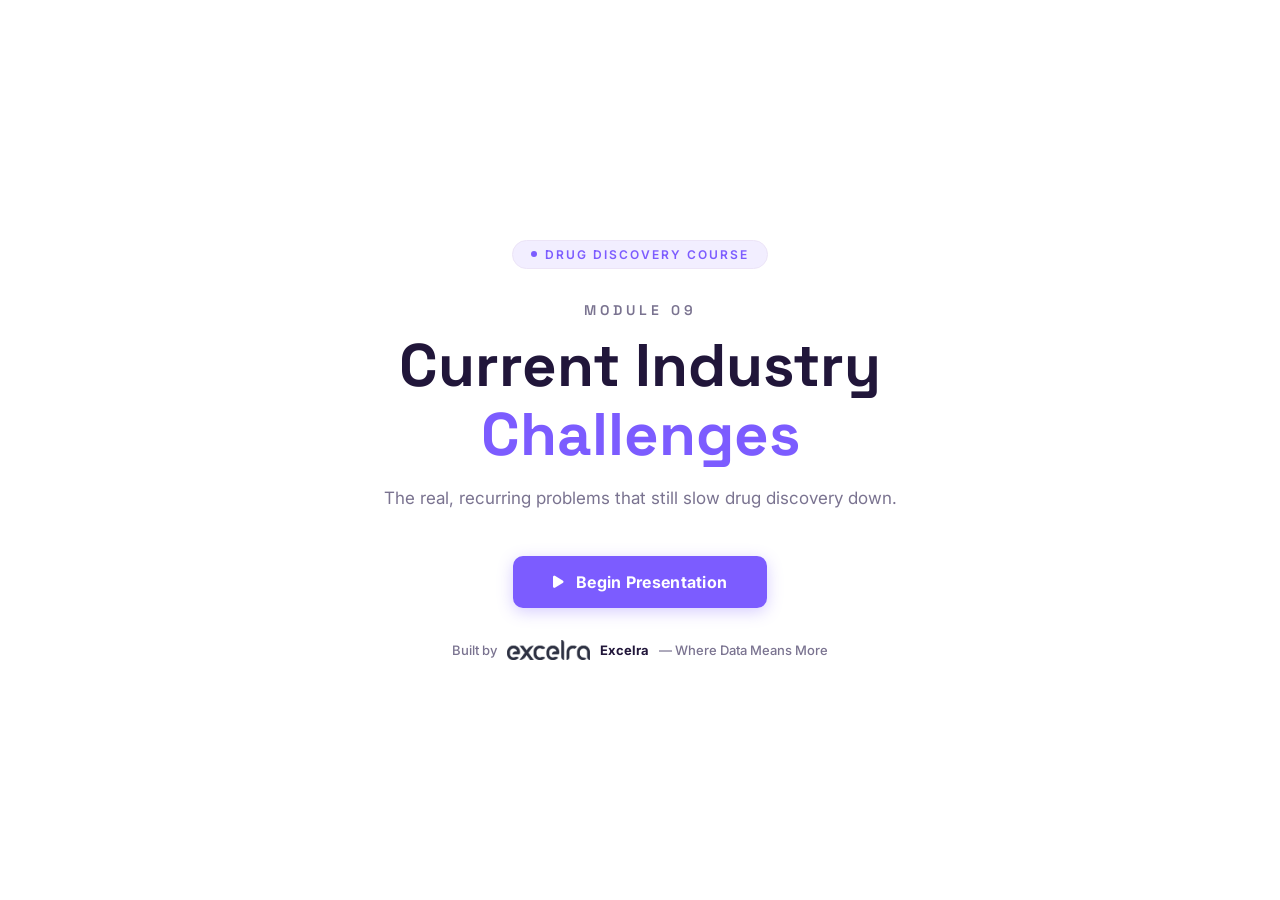
<file: Module 9.html>
<!DOCTYPE html>
<html lang="en">
<head>
<meta charset="UTF-8">
<meta name="viewport" content="width=device-width, initial-scale=1.0, viewport-fit=cover">
<meta http-equiv="Cache-Control" content="no-cache, no-store, must-revalidate">
<meta http-equiv="Pragma" content="no-cache">
<meta http-equiv="Expires" content="0">
<script src="devtools-guard.js"></script>
<script>
// ── Theme propagation: this same-origin iframe shares localStorage with
//    the parent course shell, so we mirror its `courseTheme` key here.
//    Runs before paint (no FOUC), updates live on storage events, and
//    also accepts postMessage({type:'courseTheme', theme:'light'|'dark'})
//    from the parent as a belt-and-suspenders path. Also swaps every
//    img.excelra-logo between Logo.png (light wordmark, for light bg)
//    and Logo-light.png (light wordmark, for dark bg) so the logo never
//    sits in a white box when the theme flips dark.
(function () {
  function swapLogo(t) {
    var name = (t === 'dark') ? 'Logo-light.png' : 'Logo.png';
    var url;
    try { url = new URL(name, document.baseURI).href; } catch (e) { url = name; }
    var imgs = document.querySelectorAll('img.excelra-logo');
    for (var i = 0; i < imgs.length; i++) {
      if (imgs[i].getAttribute('data-logo-current') !== name) {
        imgs[i].setAttribute('data-logo-current', name);
        imgs[i].src = url;
      }
    }
  }
  function applyTheme(t) {
    t = (t === 'dark') ? 'dark' : 'light';
    document.documentElement.setAttribute('data-theme', t);
    swapLogo(t);
  }
  var initial;
  try { initial = localStorage.getItem('courseTheme'); } catch (e) { initial = null; }
  if (initial !== 'dark' && initial !== 'light') initial = 'light';
  applyTheme(initial);
  window.addEventListener('storage', function (e) {
    if (e.key === 'courseTheme') applyTheme(e.newValue === 'dark' ? 'dark' : 'light');
  });
  window.addEventListener('message', function (e) {
    if (e.data && e.data.type === 'courseTheme' && (e.data.theme === 'light' || e.data.theme === 'dark')) {
      applyTheme(e.data.theme);
    }
  });
})();
</script>
<title>Module 9: Current Industry Challenges | Excelra</title>
<link href="https://fonts.googleapis.com/css2?family=Inter:wght@300;400;500;600;700;800&family=Space+Grotesk:wght@500;600;700;800&display=swap" rel="stylesheet">
<link rel="stylesheet" href="https://cdnjs.cloudflare.com/ajax/libs/font-awesome/6.5.0/css/all.min.css">
<link rel="stylesheet" href="presentation-enhance.css">
<style>
  :root {
    --bg: #ffffff;
    --surface: #f6f2ff;
    --accent: #7c5cff;
    --accent-soft: rgba(124,92,255,0.10);
    --accent-glow: rgba(124,92,255,0.30);
    --highlight: #c77dff;
    --ink: #21163a;
    --ink-soft: #3a3350;
    --muted: #7a7390;
    --border: #ece4f7;
  }
  [data-theme="dark"] {
    --bg: #130e22;
    --surface: #1c1530;
    --accent: #9b6bff;
    --accent-soft: rgba(124,92,255,0.16);
    --accent-glow: rgba(124,92,255,0.40);
    --highlight: #c77dff;
    --ink: #f4f0ff;
    --ink-soft: #d9d0f2;
    --muted: #a89fc4;
    --border: #2e2350;
  }
  /* The top/bottom bars in light mode fade from solid white to transparent —
     that gradient is hard-coded as rgba(255,255,255,…) and would be an
     eye-burning white strip in dark mode, so it is overridden here. The
     progress-thumb border is also flipped to var(--bg) so the white ring
     doesn't glow against the dark surface. */
  [data-theme="dark"] .top-bar {
    background: linear-gradient(180deg, rgba(19,14,34,0.96) 0%, rgba(19,14,34,0.75) 70%, transparent 100%);
  }
  [data-theme="dark"] .bottom-bar {
    background: linear-gradient(0deg, rgba(19,14,34,0.98) 0%, rgba(19,14,34,0.85) 65%, transparent 100%);
  }
  [data-theme="dark"] .progress-fill::after { border-color: var(--bg); }
  *, *::before, *::after { margin:0; padding:0; box-sizing:border-box; }
  html, body { width:100%; height:100%; overflow:hidden; background:var(--bg); color:var(--ink); font-family:'Inter',sans-serif; transition: background 0.4s ease, color 0.3s ease; }

  /* Quiet backdrop — a faint fixed grid instead of the old dark particle
     animation, which read as generic "AI slide deck" rather than course material. */
  #bgCanvas { position:fixed; inset:0; z-index:0;
    background-image: linear-gradient(var(--border) 1px, transparent 1px), linear-gradient(90deg, var(--border) 1px, transparent 1px);
    background-size: 56px 56px; opacity:0.5;
  }
  .vignette { display:none; }

  #startScreen {
    position:fixed; inset:0; z-index:100; display:flex; flex-direction:column;
    align-items:center; justify-content:center; background:var(--bg);
    transition: opacity 0.8s ease, transform 0.8s ease;
    /* Was clipping/overlapping content on shorter or mid-size laptop
       viewports — the badge/title/subtitle/button could take up more
       vertical space than the viewport had, and the "Built by Excelra"
       brand line (previously absolutely positioned at a fixed distance
       from the bottom) would land right on top of the button instead of
       the layout adapting. Letting this screen scroll internally, and
       giving it its own top/bottom breathing room, means a cramped
       viewport scrolls instead of stacking elements on top of each other. */
    overflow-y:auto; padding:32px 20px;
  }
  #startScreen.hidden { opacity:0; transform:scale(1.05); pointer-events:none; }
  .start-badge {
    display:inline-flex; align-items:center; gap:8px; padding:6px 18px;
    border:1px solid var(--border); border-radius:100px; font-size:12px;
    font-weight:600; letter-spacing:2px; text-transform:uppercase; color:var(--accent);
    margin-bottom:32px; background:var(--accent-soft);
  }
  .start-badge .dot { width:6px; height:6px; border-radius:50%; background:var(--accent); animation:pulse-dot 2s infinite; }
  @keyframes pulse-dot { 0%,100%{opacity:1;transform:scale(1)} 50%{opacity:0.4;transform:scale(0.7)} }
  .start-module { font-family:'Space Grotesk',sans-serif; font-size:14px; font-weight:600; color:var(--muted); letter-spacing:4px; text-transform:uppercase; margin-bottom:12px; }
  .start-title { font-family:'Space Grotesk',sans-serif; font-size:clamp(32px,5.5vw,60px); font-weight:700; line-height:1.15; text-align:center; max-width:800px; margin-bottom:16px; color:var(--ink); }
  .start-title .accent { color:var(--accent); }
  .start-sub { font-size:17px; color:var(--muted); max-width:520px; text-align:center; line-height:1.6; margin-bottom:44px; font-weight:400; }
  .start-btn {
    position:relative; display:inline-flex; align-items:center; gap:12px;
    padding:16px 40px; border:none; border-radius:10px; cursor:pointer;
    background: var(--accent); color:#fff;
    font-family:'Inter',sans-serif; font-size:16px; font-weight:700; letter-spacing:0.3px;
    transition: all 0.2s ease; box-shadow: 0 4px 16px var(--accent-glow);
  }
  .start-btn:hover { transform:translateY(-1px); box-shadow: 0 8px 22px var(--accent-glow); }
  .start-btn:active { transform:scale(0.98); }
  .start-btn i { font-size:14px; }
  .start-brand {
    /* No longer absolutely positioned at a fixed distance from the
       bottom of the screen (that's what let it land on top of the
       "Begin Presentation" button whenever the centered content above
       it grew taller than the available height). It now simply flows
       in normal document order after the button, with its own margin —
       so it always sits below the button with clear space, on any
       screen size, and the pair scroll together if needed instead of
       overlapping. */
    position:static; margin-top:32px;
    display:flex; align-items:center; justify-content:center; flex-wrap:wrap;
    gap:10px; color:var(--muted); font-size:13px; font-weight:500; text-align:center;
  }

  #presentation {
    position:fixed; inset:0; z-index:10; display:flex; align-items:center;
    padding:0 8vw; opacity:0; transition:opacity 0.5s ease; pointer-events:none;
    background:var(--bg);
  }
  #presentation.active { opacity:1; pointer-events:auto; }
  .slide-num {
    position:absolute; left:5vw; top:50%; transform:translateY(-50%);
    font-family:'Space Grotesk',sans-serif; font-size:clamp(90px,16vw,220px);
    font-weight:800; color:var(--surface); line-height:1; pointer-events:none;
    transition: opacity 0.5s ease, transform 0.5s ease; user-select:none;
  }
  .slide-num.fade-out { opacity:0; transform:translateY(-50%) scale(0.9); }
  .slide-content { position:relative; z-index:1; margin-left:clamp(80px,13vw,190px); max-width:720px; width:100%; }
  .slide-label {
    display:inline-flex; align-items:center; gap:8px; font-size:11px; font-weight:700;
    letter-spacing:3px; text-transform:uppercase; color:var(--accent); margin-bottom:20px;
    opacity:0; transform:translateY(15px); transition: all 0.6s cubic-bezier(0.4,0,0.2,1);
  }
  .slide-label.visible { opacity:1; transform:translateY(0); }
  .slide-label .line { width:24px; height:2px; background:var(--accent); border-radius:2px; }
  .slide-title {
    font-family:'Space Grotesk',sans-serif; font-size:clamp(26px,3.4vw,42px);
    font-weight:700; line-height:1.2; margin-bottom:30px; color:var(--ink);
    opacity:0; transform:translateY(20px); transition: all 0.7s cubic-bezier(0.4,0,0.2,1) 0.1s;
  }
  .slide-title.visible { opacity:1; transform:translateY(0); }
  .slide-title .hl { color:var(--highlight); }

  .bullet {
    display:flex; gap:14px; margin-bottom:16px; opacity:0; transform:translateX(-16px);
    transition: all 0.6s cubic-bezier(0.4,0,0.2,1);
    padding:14px 16px; border-radius:10px; border:1px solid var(--border); background:var(--surface);
  }
  .bullet.visible { opacity:1; transform:translateX(0); }
  .bullet-icon {
    flex-shrink:0; width:28px; height:28px; border-radius:8px; background:var(--accent-soft);
    color:var(--accent); display:flex; align-items:center; justify-content:center; font-size:13px;
    margin-top:1px;
  }
  .bullet-text { font-size:clamp(14px,1.4vw,16px); line-height:1.65; color:var(--ink-soft); font-weight:400; }
  .bullet-text .key { color:var(--highlight); font-weight:600; }
  .bullet-text .em { color:var(--accent); font-weight:600; }

  .title-slide .slide-content { margin-left:0; text-align:center; display:flex; flex-direction:column; align-items:center; }
  .title-slide .slide-title { font-size:clamp(30px,4.4vw,52px); margin-bottom:12px; }
  .title-slide .slide-subtitle { font-size:clamp(15px,1.8vw,20px); color:var(--muted); font-weight:400; margin-bottom:8px; opacity:0; transform:translateY(15px); transition:all 0.6s ease 0.3s; }
  .title-slide .slide-subtitle.visible { opacity:1; transform:translateY(0); }
  .title-slide .slide-brand { font-size:13px; color:var(--accent); font-weight:600; letter-spacing:2px; text-transform:uppercase; opacity:0; transition:all 0.6s ease 0.5s; }
  .title-slide .slide-brand.visible { opacity:1; }

  .summary-grid { display:grid; grid-template-columns:1fr 1fr; gap:12px; margin-top:4px; }
  .summary-card {
    padding:16px 18px; border-radius:10px; border:1px solid var(--border);
    background:var(--surface); opacity:0; transform:translateY(15px) scale(0.97);
    transition: all 0.6s cubic-bezier(0.4,0,0.2,1);
  }
  .summary-card.visible { opacity:1; transform:translateY(0) scale(1); }
  .summary-card .sc-icon { font-size:17px; color:var(--accent); margin-bottom:8px; }
  .summary-card .sc-text { font-size:13px; line-height:1.6; color:var(--ink-soft); }
  .summary-card .sc-text .key { color:var(--highlight); font-weight:600; }

  .closing-slide .slide-content { margin-left:0; text-align:center; display:flex; flex-direction:column; align-items:center; }

  /* ── Diagram slide type: real pipeline / flow visual instead of bullets ── */
  .slide-content.has-diagram { max-width:980px; }
  .diagram-flow {
    display:flex; align-items:flex-start; justify-content:space-between; flex-wrap:nowrap;
    gap:0; margin:8px 0 26px; overflow-x:auto; padding-bottom:6px;
  }
  .diagram-node {
    display:flex; flex-direction:column; align-items:center; text-align:center;
    flex:1 1 0; min-width:56px; max-width:120px;
    opacity:0; transform:translateY(12px); transition: all 0.5s cubic-bezier(0.4,0,0.2,1);
  }
  .diagram-node.visible { opacity:1; transform:translateY(0); }
  .diagram-node-icon {
    width:44px; height:44px; border-radius:11px; display:flex; align-items:center; justify-content:center;
    background:var(--surface); border:1.5px solid var(--border); color:var(--muted); font-size:15px;
    transition: all 0.3s ease; margin-bottom:8px; flex-shrink:0;
  }
  .diagram-node.current .diagram-node-icon { background:var(--accent); border-color:var(--accent); color:#fff; box-shadow:0 4px 14px var(--accent-glow); }
  .diagram-node.done .diagram-node-icon { background:var(--accent-soft); border-color:var(--accent); color:var(--accent); }
  .diagram-node-label { font-size:10px; font-weight:700; color:var(--ink-soft); line-height:1.3; }
  .diagram-node.current .diagram-node-label { color:var(--accent); }
  .diagram-arrow { color:var(--border); font-size:13px; margin:14px 1px 0; flex:0 0 auto; }
  .diagram-arrow.done { color:var(--accent); }
  .diagram-detail {
    padding:16px 20px; border-radius:10px; background:var(--surface); border:1px solid var(--border);
    border-left:3px solid var(--accent);
  }
  .diagram-detail-label { font-size:11px; font-weight:700; letter-spacing:1.5px; text-transform:uppercase; color:var(--accent); margin-bottom:6px; }
  .diagram-detail-text { font-size:clamp(14px,1.4vw,16px); line-height:1.65; color:var(--ink-soft); }
  .diagram-detail-text .key { color:var(--highlight); font-weight:600; }
  .diagram-detail-text .em { color:var(--accent); font-weight:600; }

  .top-bar {
    position:fixed; top:0; left:0; right:0; z-index:20; display:flex;
    align-items:center; justify-content:space-between; padding:20px 32px;
    background:linear-gradient(180deg, rgba(255,255,255,0.96) 0%, rgba(255,255,255,0.75) 70%, transparent 100%);
    opacity:0; transition:opacity 0.5s ease;
  }
  .top-bar.visible { opacity:1; }
  .top-bar-left { display:flex; align-items:center; gap:10px; }
  .top-bar-logo { font-family:'Space Grotesk',sans-serif; font-size:16px; font-weight:700; color:var(--ink); letter-spacing:0.5px; }
  .top-bar-logo span { color:var(--accent); }
  .top-bar-right { display:flex; align-items:center; gap:16px; }
  .module-chip {
    padding:5px 14px; border-radius:100px; border:1px solid var(--accent); background:var(--accent-soft);
    font-size:11px; font-weight:700; letter-spacing:2px; text-transform:uppercase; color:var(--accent);
  }
  .bottom-bar {
    position:fixed; bottom:0; left:0; right:0; z-index:20; padding:0 32px 24px;
    background:linear-gradient(0deg, rgba(255,255,255,0.98) 0%, rgba(255,255,255,0.85) 65%, transparent 100%);
    opacity:0; transition:opacity 0.5s ease;
  }
  .bottom-bar.visible { opacity:1; }
  .progress-track {
    width:100%; height:5px; background:var(--border); border-radius:3px;
    margin-bottom:18px; overflow:visible; cursor:pointer; position:relative;
  }
  .progress-fill {
    height:100%; width:0%; border-radius:3px; background:var(--accent);
    transition:width 0.4s ease; position:relative;
  }
  .progress-fill.scrubbing { transition:none; }
  .progress-fill::after {
    content:''; position:absolute; right:-6px; top:50%; transform:translateY(-50%);
    width:14px; height:14px; border-radius:50%; background:var(--accent); border:2.5px solid #fff;
    box-shadow:0 1px 4px rgba(0,0,0,0.25);
  }
  .controls-row { display:flex; align-items:center; justify-content:space-between; }
  .controls-left { display:flex; align-items:center; gap:8px; }
  .controls-right { display:flex; align-items:center; gap:12px; }
  .ctrl-btn {
    width:40px; height:40px; border:none; border-radius:10px; cursor:pointer;
    background:var(--surface); color:var(--ink-soft); font-size:14px;
    display:flex; align-items:center; justify-content:center;
    transition:all 0.2s ease; border:1px solid var(--border);
  }
  .ctrl-btn:hover { background:var(--accent-soft); border-color:var(--accent); color:var(--accent); }
  .ctrl-btn.active { color:var(--accent); background:var(--accent-soft); border-color:var(--accent); }
  .ctrl-btn.play-btn { width:48px; height:48px; border-radius:14px; font-size:16px; background:var(--accent); color:#fff; border-color:var(--accent); }
  .ctrl-btn.play-btn:hover { background:#6b4ce6; color:#fff; }
  .audio-wave { display:flex; align-items:center; gap:3px; height:20px; margin-left:8px; }
  .audio-wave .bar { width:3px; border-radius:3px; background:var(--accent); animation:wave 0.8s ease-in-out infinite; }
  .audio-wave .bar:nth-child(1) { height:8px; animation-delay:0s; }
  .audio-wave .bar:nth-child(2) { height:14px; animation-delay:0.15s; }
  .audio-wave .bar:nth-child(3) { height:10px; animation-delay:0.3s; }
  .audio-wave .bar:nth-child(4) { height:16px; animation-delay:0.1s; }
  .audio-wave .bar:nth-child(5) { height:6px; animation-delay:0.25s; }
  .audio-wave.paused .bar { animation-play-state:paused; height:4px !important; }
  @keyframes wave { 0%,100%{transform:scaleY(0.4)} 50%{transform:scaleY(1)} }
  .slide-counter { font-size:12px; font-weight:600; color:var(--muted); letter-spacing:1px; font-variant-numeric:tabular-nums; }
  .slide-counter .current { color:var(--accent); font-size:14px; }
  .transition-overlay {
    position:fixed; inset:0; z-index:15; background:var(--bg);
    opacity:0; pointer-events:none; transition:opacity 0.3s ease;
  }
  .transition-overlay.active { opacity:1; }

  #introVideo, #outroVideo {
    position:fixed; inset:0; z-index:10; width:100%; height:100%;
    object-fit:contain; background:#000; display:none;
  }

  @media (max-width:768px) {
    .slide-num { font-size:80px; left:2vw; }
    .slide-content { margin-left:clamp(50px,11vw,120px); }
    .summary-grid { grid-template-columns:1fr; }
    .top-bar, .bottom-bar { padding-left:16px; padding-right:16px; }
    .bottom-bar { padding-bottom:16px; }
    .start-brand { margin-top:20px; }
    .diagram-node { width:78px; }
    .diagram-node-icon { width:42px; height:42px; font-size:15px; }
  }
  @media (max-width:480px) {
    .slide-num { display:none; }
    .slide-content { margin-left:0; }
  }
  /* Mid-size and smaller laptop screens are usually limited on *height*
     (a browser window on a 1366x768 or similar display often has well
     under 700px of usable viewport height once browser chrome is
     accounted for) rather than width — this is the actual dimension
     that was causing the start screen's content to grow taller than
     the viewport and overlap the "Built by Excelra" brand line. */
  @media (max-height:700px) {
    .start-badge { margin-bottom:16px; }
    .start-module { margin-bottom:8px; }
    .start-title { margin-bottom:10px; font-size:clamp(24px,5vw,40px); }
    .start-sub { margin-bottom:22px; }
    .start-brand { margin-top:16px; font-size:12px; }
  }
  @media (prefers-reduced-motion:reduce) {
    *, *::before, *::after { animation-duration:0.01ms !important; transition-duration:0.01ms !important; }
  }
</style>
</head>
<body>

<div id="bgCanvas" aria-hidden="true"></div>
<div class="vignette" aria-hidden="true"></div>

<div id="startScreen" role="dialog" aria-label="Start presentation">
  <div class="start-badge"><div class="dot"></div> Drug Discovery Course</div>
  <div class="start-module">Module 09</div>
  <h1 class="start-title">Current Industry <span class="accent">Challenges</span></h1>
  <p class="start-sub">The real, recurring problems that still slow drug discovery down.</p>
  <button class="start-btn" id="startBtn" aria-label="Begin presentation"><i class="fas fa-play"></i> Begin Presentation</button>
  <div class="start-brand">
    <span>Built by</span>
    <img src="Logo.png" alt="Excelra" class="excelra-logo" style="height:20px;width:auto;" data-logo-current="Logo.png">
    <span style="color:var(--ink);font-weight:700;">Excelra</span>
    <span style="color:var(--muted);">— Where Data Means More</span>
  </div>
</div>

<div class="transition-overlay" id="transOverlay" aria-hidden="true"></div>

<video id="introVideo" src="Introduction.mp4" playsinline></video>
<video id="outroVideo" src="Outro.mp4" playsinline></video>

<header class="top-bar" id="topBar">
  <div class="top-bar-left">
    <div class="top-bar-logo">Excel<span>ra</span></div>
  </div>
  <div class="top-bar-right">
    <div class="module-chip">Module 09</div>
  </div>
</header>

<main id="presentation" aria-live="polite">
  <div class="slide-num" id="slideNum" aria-hidden="true">01</div>
  <div class="slide-content" id="slideContent"></div>
</main>

<footer class="bottom-bar" id="bottomBar">
  <div class="progress-track" id="progressTrack" role="progressbar" aria-valuemin="0" aria-valuemax="100">
    <div class="progress-fill" id="progressFill"></div>
  </div>
  <div class="controls-row">
    <div class="controls-left">
      <button class="ctrl-btn" id="btnRestart" title="Restart" aria-label="Restart"><i class="fas fa-rotate-left"></i></button>
      <button class="ctrl-btn" id="btnPrev" title="Previous section" aria-label="Previous section"><i class="fas fa-backward-step"></i></button>
      <button class="ctrl-btn play-btn" id="btnPlay" title="Play / Pause" aria-label="Play or Pause"><i class="fas fa-pause"></i></button>
      <button class="ctrl-btn" id="btnNext" title="Next section" aria-label="Next section"><i class="fas fa-forward-step"></i></button>
      <div class="audio-wave" id="audioWave">
        <div class="bar"></div><div class="bar"></div><div class="bar"></div><div class="bar"></div><div class="bar"></div>
      </div>
    </div>
    <div class="controls-right">
      <button class="ctrl-btn" id="btnMute" title="Mute / Unmute" aria-label="Mute or Unmute"><i class="fas fa-volume-high"></i></button>
      <button class="ctrl-btn" id="btnFullscreen" title="Full screen" aria-label="Toggle full screen"><i class="fas fa-expand"></i></button>
      <div class="slide-counter"><span class="current" id="counterCurrent">01</span> / <span id="counterTotal">01</span></div>
    </div>
  </div>
</footer>

<script src="voice-engine.js"></script>
<script>
const slides = [
  {
    "type": "title",
    "label": "Module 09",
    "title": "Current Industry <span class=\"hl\">Challenges</span>",
    "subtitle": "For all its progress, real challenges remain",
    "brand": "Excelra — Where Data Means More",
    "segments": [
      "Welcome to Module Nine, Current Industry Challenges. For all its progress, drug discovery still faces real, recurring problems — let's name them."
    ]
  },
  {
    "type": "concept",
    "label": "Root to Symptom",
    "title": "Where Discovery <span class=\"hl\">Slows Down</span>",
    "content": "<div style=\"display:flex;flex-direction:column;align-items:center;gap:0;margin:1.6rem auto;max-width:520px;font-family:Inter,sans-serif;\"><div style=\"width:100%;padding:0.7rem 1rem;background:var(--surface);border:1.5px solid var(--accent);border-radius:10px;color:var(--ink);font-weight:700;text-align:center;box-shadow:0 4px 14px var(--accent-glow);\">Siloed Data</div><div style=\"display:flex;flex-direction:column;align-items:center;\"><div style=\"width:2px;height:10px;background:var(--accent);\"></div><i class=\"fas fa-chevron-down\" style=\"color:var(--accent);font-size:13px;margin:1px 0;\"></i><div style=\"width:2px;height:10px;background:var(--accent);\"></div></div><div style=\"width:100%;padding:0.7rem 1rem;background:var(--surface);border:1.5px solid var(--accent);border-radius:10px;color:var(--ink);font-weight:700;text-align:center;box-shadow:0 4px 14px var(--accent-glow);\">Manual Curation</div><div style=\"display:flex;flex-direction:column;align-items:center;\"><div style=\"width:2px;height:10px;background:var(--accent);\"></div><i class=\"fas fa-chevron-down\" style=\"color:var(--accent);font-size:13px;margin:1px 0;\"></i><div style=\"width:2px;height:10px;background:var(--accent);\"></div></div><div style=\"width:100%;padding:0.7rem 1rem;background:var(--surface);border:1.5px solid var(--accent);border-radius:10px;color:var(--ink);font-weight:700;text-align:center;box-shadow:0 4px 14px var(--accent-glow);\">Quality Gaps</div><div style=\"display:flex;flex-direction:column;align-items:center;\"><div style=\"width:2px;height:10px;background:var(--accent);\"></div><i class=\"fas fa-chevron-down\" style=\"color:var(--accent);font-size:13px;margin:1px 0;\"></i><div style=\"width:2px;height:10px;background:var(--accent);\"></div></div><div style=\"width:100%;padding:0.7rem 1rem;background:var(--surface);border:1.5px solid var(--accent);border-radius:10px;color:var(--ink);font-weight:700;text-align:center;box-shadow:0 4px 14px var(--accent-glow);\">Compliance Drag</div><div style=\"display:flex;flex-direction:column;align-items:center;\"><div style=\"width:2px;height:10px;background:var(--accent);\"></div><i class=\"fas fa-chevron-down\" style=\"color:var(--accent);font-size:13px;margin:1px 0;\"></i><div style=\"width:2px;height:10px;background:var(--accent);\"></div></div><div style=\"width:100%;padding:0.85rem 1.1rem;background:var(--accent);border:1.5px solid var(--accent);border-radius:10px;color:#fff;font-weight:800;text-align:center;box-shadow:0 6px 18px var(--accent-glow);letter-spacing:0.3px;\">Higher Cost</div></div>",
    "segments": [
      "Today's challenges cascade — siloed data at the root eventually surfaces as higher cost to patients."
    ]
  },
  {
    "type": "content",
    "label": "Data Quality",
    "title": "<span class=\"hl\">Data Quality</span>",
    "segments": [
      "<span class=\"key\">Data Quality</span> means ensuring accuracy and consistency of data across multiple sources — distinct from compliance, interoperability, or scalability issues."
    ]
  },
  {
    "type": "content",
    "label": "Compliance",
    "title": "<span class=\"hl\">Compliance</span>",
    "segments": [
      "<span class=\"key\">Compliance</span> challenges center on regulations like <span class=\"em\">21 CFR Part 11</span>, which governs electronic records and signatures — not clinical trial standardization or lab workflows."
    ]
  },
  {
    "type": "content",
    "label": "Interoperability",
    "title": "<span class=\"hl\">Interoperability</span>",
    "segments": [
      "<span class=\"key\">Interoperability</span> breaks down when genomic data, assay results, and ADMET predictions all live in incompatible formats across separate systems.",
      "The fix, as you saw in Module Eight, is <span class=\"em\">standardized formats</span> that let systems talk to each other."
    ]
  },
  {
    "type": "content",
    "label": "Scalability",
    "title": "<span class=\"hl\">Scalability</span>",
    "segments": [
      "<span class=\"key\">Scalability</span> becomes a challenge when a screening campaign of, say, five hundred thousand compounds generates data volumes that overwhelm infrastructure — a data volume problem as much as a science one."
    ]
  },
  {
    "type": "content",
    "label": "Manual Processes",
    "title": "<span class=\"hl\">Manual Processes</span>",
    "segments": [
      "Reducing manual data entry through <span class=\"key\">integrated workflows</span> is how modern platforms directly attack the manual-process bottleneck — rather than through curated data or cloud access alone."
    ]
  },
  {
    "type": "concept",
    "label": "Challenge Map",
    "title": "The Five Challenges, <span class=\"hl\">Side by Side</span>",
    "content": "<div class='arch-diagram' style='max-width:min(780px,calc(100vw - 460px))'><div class='arch-grid' style='grid-template-columns:repeat(auto-fit,minmax(230px,1fr))'><div class='arch-card'><div class='arch-head'><div class='arch-ico'><i class='fas fa-database'></i></div><div class='arch-t'>Data Quality</div></div><div class='arch-d'>Accuracy and consistency across multiple sources.</div></div><div class='arch-card'><div class='arch-head'><div class='arch-ico'><i class='fas fa-gavel'></i></div><div class='arch-t'>Compliance</div></div><div class='arch-d'>21 CFR Part 11 — electronic records and signatures.</div></div><div class='arch-card'><div class='arch-head'><div class='arch-ico'><i class='fas fa-plug'></i></div><div class='arch-t'>Interoperability</div></div><div class='arch-d'>Genomics, assays and ADMET locked in incompatible formats.</div></div><div class='arch-card'><div class='arch-head'><div class='arch-ico'><i class='fas fa-server'></i></div><div class='arch-t'>Scalability</div></div><div class='arch-d'>A 500,000-compound campaign can overwhelm infrastructure.</div></div><div class='arch-card'><div class='arch-head'><div class='arch-ico'><i class='fas fa-arrows-spin'></i></div><div class='arch-t'>Manual Processes</div></div><div class='arch-d'>Hand-entry work that integrated workflows are built to remove.</div></div></div><div class='arch-note'>Five failure modes, one cascade — siloed data at the root, higher cost at the end.</div></div>",
    "segments": [
      "Here are all five challenges side by side, so you can hold them in one view before we meet them in the wild.",
      "Data quality is accuracy and consistency across sources. Compliance is 21 CFR Part 11. Interoperability is the incompatible-formats problem you met in Module Eight.",
      "Scalability is sheer volume — think five hundred thousand compounds in one screening campaign — and manual processes are the hand-entry work that integrated workflows remove.",
      "Notice how different these failure modes are. That is why no single fix solves them all — keep this map in mind for the scenarios ahead."
    ]
  },
  {
    "type": "content",
    "label": "Real Scenarios",
    "title": "When Challenges <span class=\"hl\">Show Up</span>",
    "segments": [
      "A compound that works in mice but causes liver toxicity in humans, halting the program after Phase One, is a <span class=\"em\">translational failure</span>.",
      "Two labs running the same assay on the same compound and getting opposite results is a <span class=\"em\">reproducibility crisis</span>.",
      "And needing to combine genomic data, assay results, and ADMET predictions that are all in incompatible formats is exactly the <span class=\"em\">data fragmentation and interoperability</span> problem."
    ]
  },
  {
    "type": "content",
    "label": "Chain Reaction",
    "title": "How the Five <span class=\"key\">Feed Each Other</span>",
    "segments": [
      "Notice how these five challenges <span class=\"em\">feed each other</span>. Manual entry creates quality gaps, quality gaps surface as compliance findings, and those findings turn into months of lost time.",
      "Siloed data makes interoperability impossible — you cannot standardize what every team stores differently — and a five hundred thousand compound campaign only multiplies the manual work.",
      "This is the <span class=\"key\">cascade</span> from the start of this module, now with names attached: fix the data at the root, and the cost never reaches the patient."
    ]
  },
  {
    "type": "content",
    "label": "Consequences",
    "title": "The Cost of <span class=\"key\">Getting It Wrong</span>",
    "segments": [
      "These challenges are not abstract. They have names in the regulatory record.",
      "An inspection that finds inadequate data controls issues a <span class=\"key\">Form 483</span> observation. Left unresolved, that escalates to a <span class=\"key\">warning letter</span>.",
      "At that point a submission can slip by months, and in the worst cases an entire trial's data is ruled <span class=\"em\">unreliable</span>.",
      "Every one of those outcomes traces back to one of the five challenges we just walked through."
    ]
  },
  {
    "type": "concept",
    "label": "Enforcement Path",
    "title": "From Finding to <span class=\"hl\">Unreliable Data</span>",
    "content": "<div class='arch-diagram' style='max-width:min(780px,calc(100vw - 460px))'><div class='arch-flow'><div class='arch-node'><div class='arch-ico'><i class='fas fa-magnifying-glass'></i></div><div class='arch-t'>Inspection Finding</div><div class='arch-d'>Inadequate data controls</div></div><div class='arch-arrow'><i class='fas fa-arrow-right'></i></div><div class='arch-node'><div class='arch-ico'><i class='fas fa-file-circle-exclamation'></i></div><div class='arch-t'>Form 483</div><div class='arch-d'>Observation issued</div></div><div class='arch-arrow'><i class='fas fa-arrow-right'></i></div><div class='arch-node accent'><div class='arch-ico'><i class='fas fa-triangle-exclamation'></i></div><div class='arch-t'>Warning Letter</div><div class='arch-d'>Observation left unresolved</div></div><div class='arch-arrow'><i class='fas fa-arrow-right'></i></div><div class='arch-node primary'><div class='arch-ico'><i class='fas fa-hourglass-half'></i></div><div class='arch-t'>Months of Delay</div><div class='arch-d'>Submission slips; data ruled unreliable</div></div></div><div class='arch-cap'>Each arrow is a chance to fix the data — at a fraction of the final cost.</div></div>",
    "segments": [
      "Let's trace how a data problem becomes a regulatory one, step by step.",
      "On the left, an inspection finds inadequate data controls — and that triggers a Form 483 observation.",
      "If that observation is left unresolved, it escalates to a warning letter, and the submission can slip by months.",
      "At the far right, the worst case: an entire trial's data is ruled unreliable. Every arrow on this path was a chance to fix the data first."
    ]
  },
  {
    "type": "content",
    "label": "Why They Persist",
    "title": "If They Are Known, <span class=\"key\">Why Are They Still Here?</span>",
    "segments": [
      "Which raises a fair question. If these problems are so well understood, why has nobody fixed them?",
      "Because each one is <span class=\"em\">cheap to ignore today</span> and expensive to fix later, and the person who pays is rarely the person who caused it.",
      "So fixing them is less a technology problem than a <span class=\"key\">governance</span> one. Someone has to own the data, not merely produce it."
    ]
  },
  {
    "type": "summary",
    "label": "Recap",
    "title": "Five Core <span class=\"hl\">Challenges</span>",
    "cards": [
      {
        "icon": "fa-triangle-exclamation",
        "text": "<span class=\"key\">Data Quality</span> — accuracy & consistency across sources"
      },
      {
        "icon": "fa-gavel",
        "text": "<span class=\"key\">Compliance</span> — e.g. 21 CFR Part 11"
      },
      {
        "icon": "fa-plug",
        "text": "<span class=\"key\">Interoperability</span> — solved via standardized formats"
      },
      {
        "icon": "fa-server",
        "text": "<span class=\"key\">Scalability</span> — handling growing data volume"
      },
      {
        "icon": "fa-arrows-spin",
        "text": "<span class=\"key\">Manual Processes</span> — reduced via integrated workflows"
      }
    ],
    "segments": [
      "Five challenges to remember: data quality, compliance, interoperability, scalability, and manual processes — each showing up in real scenarios like translational failure, reproducibility crises, and data fragmentation."
    ]
  },
  {
    "type": "closing",
    "label": "Next Up",
    "title": "Ready for the <span class=\"hl\">Scenario Challenge</span>?",
    "subtitle": "Module 10: Role of Data Engineering & AI",
    "brand": "Read each scenario and identify the core challenge!",
    "segments": [
      "That completes Module Nine.",
      "Next, we see how data engineering and AI are directly solving these exact challenges.",
      "You are now ready for the quiz and the Scenario Challenge game. Good luck."
    ]
  }
];

// Voice selection (including the Mac/Windows consistency and
// mid-presentation-stability fixes) is fully owned by voice-engine.js
// now — this page just needs `synth` for cancel/pause/resume calls.
const synth = window.presentationVoice.synth;

// ── Section model: [0]=intro clip, [1..N]=slides, [N+1]=outro clip ──
const totalSections = slides.length + 2;
let currentSection = 0;
let currentSlide = 0;

// ── Forward-seek guard ───────────────────────────────────────────
// Learners can always scrub BACKWARD to replay anything already seen,
// but dragging/clicking the progress bar past the furthest section
// they've actually reached snaps back — same rule as the plain-video
// lessons elsewhere in the course. Progress is remembered per module
// (scoped by page title, which is unique per module) so it isn't lost
// on revisiting later.
// ── Task 13 audit (light-purple theme pass): CONFIRMED this guard
// already closes every manual forward-skip path — (1) seek-bar preview
// AND commit are both clamped to maxSectionReached inside
// previewAt()/commitScrub(); (2) the dedicated Next (#btnNext) click
// handler short-circuits when nextIndex > maxSectionReached and shows
// the blocked hint instead of advancing; (3) the ArrowRight keyboard
// handler does the same; (4) auto-advance via playCurrentSlide() →
// goToSection() → recordSectionReached() keeps extending the frontier
// as narration naturally plays through, so playback itself is never
// blocked. Backwards navigation (Previous button / ArrowLeft) is
// intentionally left unguarded so replays stay possible. No manual
// input path lets a learner jump past the furthest section reached.
const seekGuardKey = 'presentationMaxSection_' + document.title;
let maxSectionReached = parseInt(localStorage.getItem(seekGuardKey), 10) || 0;
function recordSectionReached(index) {
  if (index > maxSectionReached) {
    maxSectionReached = index;
    try { localStorage.setItem(seekGuardKey, String(maxSectionReached)); } catch (e) {}
  }
}
function showSeekBlockedHint() {
  const old = document.getElementById('seekBlockedHint');
  if (old) old.remove();
  const hint = document.createElement('div');
  hint.id = 'seekBlockedHint';
  hint.textContent = "Keep watching to unlock further along.";
  hint.style.cssText = 'position:fixed;left:50%;bottom:92px;transform:translateX(-50%);' +
    'background:rgba(20,24,34,0.92);color:#fff;font-family:Inter,sans-serif;font-size:13px;' +
    'font-weight:600;padding:10px 18px;border-radius:8px;z-index:50;pointer-events:none;' +
    'box-shadow:0 6px 20px rgba(0,0,0,0.25);opacity:0;transition:opacity 0.2s ease;';
  document.body.appendChild(hint);
  requestAnimationFrame(() => { hint.style.opacity = '1'; });
  setTimeout(() => { hint.style.opacity = '0'; setTimeout(() => hint.remove(), 250); }, 1600);
}
let isPlaying = false;
let isMuted = false;
let currentUtterance = null;
let segmentTimeout = null;
let isTransitioning = false;
let genToken = 0; // bumped on every stop/jump so a stale slide's speech callback can never affect whatever plays next

const slideNum = document.getElementById('slideNum');
const slideContent = document.getElementById('slideContent');
const progressFill = document.getElementById('progressFill');
const counterCurrent = document.getElementById('counterCurrent');
const counterTotal = document.getElementById('counterTotal');
const audioWave = document.getElementById('audioWave');
const transOverlay = document.getElementById('transOverlay');
const btnPlay = document.getElementById('btnPlay');
const btnMute = document.getElementById('btnMute');
const btnPrev = document.getElementById('btnPrev');
const btnNext = document.getElementById('btnNext');
const btnRestart = document.getElementById('btnRestart');
const introVideoEl = document.getElementById('introVideo');
const outroVideoEl = document.getElementById('outroVideo');

counterTotal.textContent = String(totalSections).padStart(2, '0');

function stripHTML(html) {
  const tmp = document.createElement('div');
  tmp.innerHTML = html;
  return tmp.textContent || tmp.innerText || '';
}
function estimateDuration(text) {
  // Used as the fallbackDuration when narration is MUTED: playback still has
  // to advance on the same timeline it would have taken to speak, or a muted
  // run races through the deck. Sourced from the engine so both paths agree.
  const pv = window.presentationVoice;
  if (pv && typeof pv.estimateMs === 'function') return pv.estimateMs(text);
  const words = text.trim().split(/\s+/).filter(Boolean).length;
  return (words / 2.45) * 1000;
}

function renderSlide(index) {
  const s = slides[index];
  const num = String(index + 1).padStart(2, '0');
  slideNum.textContent = num;
  let html = '';
  if (s.type === 'title' || s.type === 'closing') {
    html = `<div class="slide-label"><span class="line"></span>${s.label}<span class="line"></span></div>`;
    html += `<h2 class="slide-title">${s.title}</h2>`;
    if (s.subtitle) html += `<div class="slide-subtitle">${s.subtitle}</div>`;
    if (s.brand) html += `<div class="slide-brand">${s.brand}</div>`;
    slideContent.className = 'slide-content ' + (s.type === 'title' ? 'title-slide' : 'closing-slide');
  } else if (s.type === 'summary') {
    html = `<div class="slide-label"><span class="line"></span>${s.label}</div>`;
    html += `<h2 class="slide-title">${s.title}</h2>`;
    html += `<div class="summary-grid">`;
    s.cards.forEach((c, i) => {
      html += `<div class="summary-card" data-idx="${i}"><div class="sc-icon"><i class="fas ${c.icon}"></i></div><div class="sc-text">${c.text}</div></div>`;
    });
    html += `</div>`;
    slideContent.className = 'slide-content';
  } else if (s.type === 'diagram') {
    html = `<div class="slide-label"><span class="line"></span>${s.label}</div>`;
    html += `<h2 class="slide-title">${s.title}</h2>`;
    html += `<div class="diagram-flow">`;
    s.stages.forEach((st, i) => {
      const stateClass = i < s.currentIndex ? 'done' : (i === s.currentIndex ? 'current' : '');
      html += `<div class="diagram-node ${stateClass}" data-idx="${i}"><div class="diagram-node-icon"><i class="fas ${st.icon}"></i></div><div class="diagram-node-label">${st.label}</div></div>`;
      if (i < s.stages.length - 1) html += `<div class="diagram-arrow ${i < s.currentIndex ? 'done' : ''}"><i class="fas fa-arrow-right"></i></div>`;
    });
    html += `</div>`;
    html += `<div class="diagram-detail"><div class="diagram-detail-label">${s.stages[s.currentIndex].label}</div><div class="diagram-detail-text">${s.detail}</div></div>`;
    slideContent.className = 'slide-content has-diagram';
  } else if (s.type === 'concept') {
    html = `<div class="slide-label"><span class="line"></span>${s.label}</div>`;
    html += `<h2 class="slide-title">${s.title}</h2>`;
    html += s.content;
    slideContent.className = 'slide-content has-diagram';
  } else {
    html = `<div class="slide-label"><span class="line"></span>${s.label}</div>`;
    html += `<h2 class="slide-title">${s.title}</h2>`;
    s.segments.forEach((seg, i) => {
      html += `<div class="bullet" data-idx="${i}"><div class="bullet-icon"><i class="fas fa-chevron-right"></i></div><div class="bullet-text">${seg}</div></div>`;
    });
    slideContent.className = 'slide-content';
  }
  slideContent.innerHTML = html;
}
function animateSlideIn(index) {
  const s = slides[index];
  slideNum.classList.remove('fade-out');
  setTimeout(() => {
    const label = slideContent.querySelector('.slide-label');
    const title = slideContent.querySelector('.slide-title');
    if (label) label.classList.add('visible');
    if (title) title.classList.add('visible');
    if (s.type === 'diagram') {
      const nodes = slideContent.querySelectorAll('.diagram-node');
      nodes.forEach((n, i) => setTimeout(() => n.classList.add('visible'), i * 90));
    }
  }, 100);
  if (s.type === 'title' || s.type === 'closing') {
    setTimeout(() => {
      const sub = slideContent.querySelector('.slide-subtitle');
      const brand = slideContent.querySelector('.slide-brand');
      if (sub) sub.classList.add('visible');
      if (brand) brand.classList.add('visible');
    }, 400);
  }
}
function showSegment(index) {
  const s = slides[currentSlide];
  if (s.type === 'title' || s.type === 'closing' || s.type === 'diagram' || s.type === 'concept') return;
  if (s.type === 'summary') {
    const cards = slideContent.querySelectorAll('.summary-card');
    if (cards[index]) cards[index].classList.add('visible');
  } else {
    const bullets = slideContent.querySelectorAll('.bullet');
    if (bullets[index]) bullets[index].classList.add('visible');
  }
}
function speakSegment(text) {
  // Delegates to the shared voice engine (voice-engine.js), which picks
  // the voice, applies pronunciation fixes, and — critically for Mac
  // Chrome, where the preferred Google network voice can silently fail
  // to produce any audio — automatically detects that and falls back to
  // a working voice instead of leaving the narration mute.
  const plain = stripHTML(text);
  return window.presentationVoice.speak(plain, {
    muted: isMuted,
    fallbackDuration: estimateDuration(plain),
    onUtterance: u => { currentUtterance = u; }
  }).then(() => { currentUtterance = null; });
}
async function playCurrentSlide() {
  const myToken = ++genToken; // owns this run; any earlier run is now stale and will bail out
  if (!isPlaying) return;
  const s = slides[currentSlide];
  animateSlideIn(currentSlide);
  const introDelay = (s.type === 'title' || s.type === 'closing') ? 1200 : (s.type === 'diagram' ? 900 : 800);
  await delay(introDelay);
  if (!isPlaying || myToken !== genToken) return;
  const segs = s.segments || [];
  for (let i = 0; i < segs.length; i++) {
    if (!isPlaying || myToken !== genToken) return;
    showSegment(i);
    await speakSegment(segs[i]);
    if (!isPlaying || myToken !== genToken) return;
    await delay(350);
  }
  if (!isPlaying || myToken !== genToken) return;
  await delay(1200);
  if (!isPlaying || myToken !== genToken) return;
  goToSection(currentSection + 1);
}

// Stops narration through the engine rather than calling synth.cancel()
// directly. cancel() alone only kills the audible chunk — voice-engine v5
// splits long lines into several — so a Pause or Mute click could be
// followed by the next chunk starting anyway. stop() invalidates the whole
// queued line.
function stopNarrationAudio() {
  const pv = window.presentationVoice;
  if (pv && typeof pv.stop === 'function') { pv.stop(); return; }
  try { synth.cancel(); } catch (e) {}
}

function stopSpeech() {
  genToken++;
  clearTimeout(segmentTimeout);
  stopNarrationAudio();
  currentUtterance = null;
}
function delay(ms) {
  return new Promise(r => { segmentTimeout = setTimeout(r, ms); });
}
function updatePlayBtn() {
  btnPlay.innerHTML = isPlaying ? '<i class="fas fa-pause"></i>' : '<i class="fas fa-play"></i>';
  if (isPlaying) { audioWave.classList.remove('paused'); btnPlay.classList.add('active'); }
  else { audioWave.classList.add('paused'); btnPlay.classList.remove('active'); }
}

// ── Unified section navigation: intro clip → every slide → outro clip ──
function updateProgressForSection(index, subProgress) {
  subProgress = subProgress || 0;
  const pct = (index + Math.min(1, Math.max(0, subProgress))) / totalSections;
  progressFill.style.width = (Math.min(1, pct) * 100) + '%';
  counterCurrent.textContent = String(index + 1).padStart(2, '0');
}

function hideAllSectionViews() {
  introVideoEl.pause();
  outroVideoEl.pause();
  introVideoEl.style.display = 'none';
  outroVideoEl.style.display = 'none';
  document.getElementById('presentation').classList.remove('active');
}

function enterIntroSection() {
  introVideoEl.style.display = 'block';
  introVideoEl.currentTime = 0;
  updateProgressForSection(0, 0);
  if (isPlaying) {
    const p = introVideoEl.play();
    if (p && p.catch) p.catch(() => {});
  }
}
function enterOutroSection() {
  outroVideoEl.style.display = 'block';
  outroVideoEl.currentTime = 0;
  updateProgressForSection(totalSections - 1, 0);
  if (isPlaying) {
    const p = outroVideoEl.play();
    if (p && p.catch) p.catch(() => {});
  }
}
function enterSlideSection() {
  document.getElementById('presentation').classList.add('active');
  renderSlide(currentSlide);
  updateProgressForSection(currentSlide + 1, 0);
  if (isPlaying) {
    playCurrentSlide();
  } else {
    animateSlideIn(currentSlide);
    const s = slides[currentSlide];
    if (s.type === 'summary') {
      slideContent.querySelectorAll('.summary-card').forEach((c, i) => {
        setTimeout(() => c.classList.add('visible'), 300 + i * 150);
      });
    } else if (s.type !== 'title' && s.type !== 'closing' && s.type !== 'diagram') {
      slideContent.querySelectorAll('.bullet').forEach((b, i) => {
        setTimeout(() => b.classList.add('visible'), 300 + i * 150);
      });
    }
  }
}

function goToSection(index, opts) {
  opts = opts || {};
  if (isTransitioning) return;
  index = Math.max(0, Math.min(totalSections - 1, index));
  isTransitioning = true;
  stopSpeech();
  const delayMs = opts.instant ? 0 : 350;
  if (!opts.instant) {
    slideNum.classList.add('fade-out');
    transOverlay.classList.add('active');
  }
  setTimeout(() => {
    currentSection = index;
    recordSectionReached(index);
    hideAllSectionViews();
    transOverlay.classList.remove('active');
    isTransitioning = false;
    if (index === 0) {
      enterIntroSection();
    } else if (index === totalSections - 1) {
      enterOutroSection();
    } else {
      currentSlide = index - 1;
      enterSlideSection();
    }
  }, delayMs);
}

function finishPresentation() {
  window.parent && window.parent.postMessage({ type: 'presentation-complete', module: 'module9' }, '*');
}

introVideoEl.addEventListener('ended', () => { if (currentSection === 0) goToSection(1); });
outroVideoEl.addEventListener('ended', () => { if (currentSection === totalSections - 1) finishPresentation(); });
introVideoEl.addEventListener('timeupdate', () => {
  if (currentSection === 0 && introVideoEl.duration) updateProgressForSection(0, introVideoEl.currentTime / introVideoEl.duration);
});
outroVideoEl.addEventListener('timeupdate', () => {
  if (currentSection === totalSections - 1 && outroVideoEl.duration) updateProgressForSection(totalSections - 1, outroVideoEl.currentTime / outroVideoEl.duration);
});
// Deliberately NOT listening to introVideoEl/outroVideoEl's native 'play'/'pause'
// events to drive isPlaying: a video firing 'pause' as part of naturally
// reaching its end was being misread as a manual pause, which stopped the
// presentation from auto-continuing into the next section. isPlaying is
// now only ever set by our own explicit code below (togglePlay, start,
// restart), never by incidental native media events.

function togglePlay() {
  if (currentSection === 0 || currentSection === totalSections - 1) {
    const vid = currentSection === 0 ? introVideoEl : outroVideoEl;
    if (vid.paused) {
      const p = vid.play();
      if (p && p.catch) p.catch(() => {});
      isPlaying = true;
    } else {
      vid.pause();
      isPlaying = false;
    }
    updatePlayBtn();
  } else {
    if (isPlaying) { isPlaying = false; stopSpeech(); updatePlayBtn(); }
    else { isPlaying = true; updatePlayBtn(); playCurrentSlide(); }
  }
}
function toggleMute() {
  isMuted = !isMuted;
  btnMute.innerHTML = isMuted ? '<i class="fas fa-volume-xmark"></i>' : '<i class="fas fa-volume-high"></i>';
  btnMute.classList.toggle('active', isMuted);
  if (isMuted) stopNarrationAudio();
  // Report the new mute state to the parent course page so its voice-
  // control mirror stays honest — otherwise saying "mute" after using
  // this button could toggle the player the wrong way round.
  try { window.parent && window.parent.postMessage({ type: 'mute-state-presentation', muted: isMuted }, '*'); } catch (e) {}
}
const btnFullscreen = document.getElementById('btnFullscreen');
function updateFullscreenBtn() {
  const isFs = !!document.fullscreenElement;
  btnFullscreen.innerHTML = isFs ? '<i class="fas fa-compress"></i>' : '<i class="fas fa-expand"></i>';
  btnFullscreen.classList.toggle('active', isFs);
}
function toggleFullscreen() {
  if (!document.fullscreenElement) {
    const target = document.documentElement;
    (target.requestFullscreen ? target.requestFullscreen() : Promise.reject())
      .catch(() => { /* fullscreen not available in this embedding context */ });
  } else {
    document.exitFullscreen && document.exitFullscreen();
  }
}
document.addEventListener('fullscreenchange', updateFullscreenBtn);
btnFullscreen.addEventListener('click', toggleFullscreen);

document.getElementById('startBtn').addEventListener('click', () => {
  document.getElementById('startScreen').classList.add('hidden');
  setTimeout(() => {
    document.getElementById('startScreen').style.display = 'none';
    document.getElementById('topBar').classList.add('visible');
    document.getElementById('bottomBar').classList.add('visible');
    isPlaying = true;
    updatePlayBtn();
    goToSection(0);
  }, 800);
});
btnPlay.addEventListener('click', togglePlay);
// Clicking anywhere on the slide/video stage itself (not the control
// bar or a link/button inside a slide) toggles play/pause too, so it
// behaves like a normal video player — including while full-screen.
document.getElementById('presentation').addEventListener('click', function(e) {
  if (e.target.closest('a, button')) return;
  togglePlay();
});
btnMute.addEventListener('click', toggleMute);
btnPrev.addEventListener('click', () => goToSection(currentSection - 1));
btnNext.addEventListener('click', () => {
  // Same forward-seek guard as the progress slider and the keyboard
  // ArrowRight handler: the dedicated "Next" button must never be able
  // to jump past the furthest section actually reached either — that
  // was the actual gap letting learners bypass "no skipping ahead."
  const nextIndex = currentSection + 1;
  if (nextIndex > maxSectionReached) {
    showSeekBlockedHint();
  } else {
    goToSection(nextIndex);
  }
});
btnRestart.addEventListener('click', () => { isPlaying = false; updatePlayBtn(); goToSection(0); });
document.addEventListener('keydown', e => {
  if (document.getElementById('startScreen').style.display !== 'none' && !document.getElementById('startScreen').classList.contains('hidden')) return;
  if (e.code === 'Space') { e.preventDefault(); togglePlay(); }
  if (e.code === 'ArrowRight') {
    e.preventDefault();
    // Same forward-seek guard as the progress slider: the keyboard arrow
    // must never be able to jump past the furthest section actually
    // reached (that was the exact bug — the slider blocked skipping
    // ahead, but ArrowRight called goToSection() directly with no clamp
    // at all, bypassing the guard entirely).
    const nextIndex = currentSection + 1;
    if (nextIndex > maxSectionReached) {
      showSeekBlockedHint();
    } else {
      goToSection(nextIndex);
    }
  }
  if (e.code === 'ArrowLeft') { e.preventDefault(); goToSection(currentSection - 1); }
  if (e.code === 'KeyM') { e.preventDefault(); toggleMute(); }
  if (e.code === 'KeyF') { e.preventDefault(); toggleFullscreen(); }
  if (e.code === 'KeyR') { e.preventDefault(); isPlaying = false; updatePlayBtn(); goToSection(0); }
});

const progressTrackEl = document.getElementById('progressTrack');
let isScrubbing = false;
function pctFromPointer(clientX) {
  const rect = progressTrackEl.getBoundingClientRect();
  let pct = (clientX - rect.left) / rect.width;
  return Math.min(1, Math.max(0, pct));
}
function previewAt(pct) {
  const rawTarget = Math.round(pct * (totalSections - 1));
  const target = Math.min(rawTarget, maxSectionReached);
  const clampedPct = (totalSections - 1) > 0 ? target / (totalSections - 1) : 0;
  progressFill.style.width = (clampedPct * 100) + '%';
  counterCurrent.textContent = String(target + 1).padStart(2, '0');
  if (rawTarget > maxSectionReached) showSeekBlockedHint();
}
function commitScrub(clientX) {
  const pct = pctFromPointer(clientX);
  const rawTarget = Math.round(pct * (totalSections - 1));
  const target = Math.min(rawTarget, maxSectionReached);
  if (rawTarget > maxSectionReached) showSeekBlockedHint();
  goToSection(target, { instant: true });
}
progressTrackEl.addEventListener('mousedown', e => { isScrubbing = true; progressFill.classList.add('scrubbing'); previewAt(pctFromPointer(e.clientX)); });
window.addEventListener('mousemove', e => { if (isScrubbing) previewAt(pctFromPointer(e.clientX)); });
window.addEventListener('mouseup', e => { if (!isScrubbing) return; isScrubbing = false; progressFill.classList.remove('scrubbing'); commitScrub(e.clientX); });
progressTrackEl.addEventListener('click', e => { if (isScrubbing) return; commitScrub(e.clientX); });
progressTrackEl.addEventListener('touchstart', e => { isScrubbing = true; progressFill.classList.add('scrubbing'); previewAt(pctFromPointer(e.touches[0].clientX)); }, { passive: true });
progressTrackEl.addEventListener('touchmove', e => { if (isScrubbing) previewAt(pctFromPointer(e.touches[0].clientX)); }, { passive: true });
progressTrackEl.addEventListener('touchend', e => { if (!isScrubbing) return; isScrubbing = false; progressFill.classList.remove('scrubbing'); commitScrub(e.changedTouches[0].clientX); });

// Unconditionally pauses whatever is actually playing — the intro/
// outro video OR the narration speech, whichever section is active —
// and never resumes it automatically. This one function is the single
// source of truth for every "playback should stop now" trigger below:
// switching to a different browser tab, switching to a different
// module/dashboard/quiz/game inside the course, or closing the tab
// entirely. Learners must always press play again themselves; nothing
// should ever start talking on its own after being backgrounded.
function pauseForBackground() {
  if (isPlaying) {
    if (currentSection === 0 || currentSection === totalSections - 1) {
      const vid = currentSection === 0 ? introVideoEl : outroVideoEl;
      try { vid.pause(); } catch (e) {}
    } else {
      stopSpeech();
    }
    isPlaying = false;
    updatePlayBtn();
  }
  // Belt-and-suspenders: cancel rather than merely pause the speech
  // queue, so nothing stays alive to unexpectedly resume later.
  try { synth.cancel(); } catch (e) {}
}

document.addEventListener('visibilitychange', () => {
  if (document.hidden) pauseForBackground();
});
// 'pagehide' fires more reliably than 'beforeunload' when a tab is
// actually closed (including for back/forward-cache navigations), so
// both are covered rather than relying on just one.
window.addEventListener('pagehide', pauseForBackground);
window.addEventListener('beforeunload', () => { synth.cancel(); });

// The parent course page can only hide this iframe with CSS (e.g. going
// back to the dashboard, opening Course Relaxer, or a quiz/game modal) —
// it can't reach into a same-origin iframe's own speechSynthesis/video
// state directly. It posts this message instead so playback actually
// pauses rather than continuing to talk/play in the background.
window.addEventListener('message', event => {
  if (!event.data || !event.data.type) return;
  // Lets the parent course page (and, through it, voice commands like
  // "play"/"pause"/"restart"/"mute") actually reach into this iframe's
  // own playback state, which it otherwise has no way to touch directly.
  if (event.data.type === 'pause-presentation') { pauseForBackground(); return; }
  if (event.data.type === 'resume-presentation') {
    // If the start screen is still up, the presentation has never been
    // started — so "play" must press Begin for real, exactly like a click
    // would. The old code just called togglePlay(), which started the
    // intro video's AUDIO behind the frozen start screen: you could hear
    // it start, but nothing on screen moved — the exact "I say play, the
    // video stays frozen" bug that was reported.
    const _vcSS = document.getElementById('startScreen');
    if (_vcSS && _vcSS.style.display !== 'none' && !_vcSS.classList.contains('hidden')) {
      const _vcSB = document.getElementById('startBtn');
      if (_vcSB) _vcSB.click();
      return;
    }
    if (!isPlaying) togglePlay();
    return;
  }
  if (event.data.type === 'restart-presentation') {
    // Restarting something that was never started: leave the start screen
    // alone instead of shuffling section views behind it.
    const _vcSS2 = document.getElementById('startScreen');
    if (_vcSS2 && _vcSS2.style.display !== 'none' && !_vcSS2.classList.contains('hidden')) return;
    isPlaying = false; updatePlayBtn(); goToSection(0); return;
  }
  // Idempotent mute from the voice keywords "mute" / "unmute": apply the
  // DESIRED state rather than blindly toggling, so repeating a command —
  // or speaking it after using the player's own mute button — can never
  // flip the player the wrong way round.
  if (event.data.type === 'set-mute-presentation') {
    if (!!event.data.muted !== isMuted) toggleMute();
    return;
  }
  if (event.data.type === 'toggle-mute-presentation') { toggleMute(); return; }
});
</script>
<!-- Dynamic Doctor AI Avatar — full body, moves to context.
     Starts HIDDEN; only appears when the slide presentation begins
     (enterSlideSection). Hides again during intro/outro videos.
     No container box — the doctor floats freely with just a soft glow. -->
<div id="moduleAvatar" class="module-avatar hidden" aria-hidden="true">
  <div class="module-avatar-stage">
    <!-- Soft shadow under the avatar (grounds it visually) -->
    <div class="avatar-shadow"></div>

    <div class="module-avatar-bg">
      <svg class="module-avatar-svg" viewBox="0 0 160 220" xmlns="http://www.w3.org/2000/svg">
        <defs>
          <linearGradient id="docFace2" x1="0" y1="0" x2="0" y2="1">
            <stop offset="0%" stop-color="#fdf5ee"/>
            <stop offset="55%" stop-color="#f6e0d0"/>
            <stop offset="100%" stop-color="#eac6b2"/>
          </linearGradient>
          <linearGradient id="docHand2" x1="0" y1="0" x2="0" y2="1">
            <stop offset="0%" stop-color="#fdf5ee"/>
            <stop offset="100%" stop-color="#e8c0a8"/>
          </linearGradient>
          <linearGradient id="docHair2" x1="0" y1="0" x2="0.5" y2="1">
            <stop offset="0%" stop-color="#3a2a20"/>
            <stop offset="50%" stop-color="#2a1d14"/>
            <stop offset="100%" stop-color="#1a1108"/>
          </linearGradient>
          <linearGradient id="docHairShine2" x1="0" y1="0" x2="0" y2="1">
            <stop offset="0%" stop-color="#5a4030"/>
            <stop offset="100%" stop-color="#3a2a20" stop-opacity="0"/>
          </linearGradient>
          <radialGradient id="docEye2" cx="50%" cy="42%" r="62%">
            <stop offset="0%" stop-color="#8b6240"/>
            <stop offset="55%" stop-color="#5a3a20"/>
            <stop offset="100%" stop-color="#2a1a10"/>
          </radialGradient>
          <linearGradient id="docLip2" x1="0" y1="0" x2="0" y2="1">
            <stop offset="0%" stop-color="#d88068"/>
            <stop offset="100%" stop-color="#b85a48"/>
          </linearGradient>
          <linearGradient id="docCoat2" x1="0" y1="0" x2="0" y2="1">
            <stop offset="0%" stop-color="#ffffff"/>
            <stop offset="60%" stop-color="#f5f3fa"/>
            <stop offset="100%" stop-color="#e6e2f0"/>
          </linearGradient>
          <linearGradient id="docCoatShadow2" x1="0" y1="0" x2="0" y2="1">
            <stop offset="0%" stop-color="#d8d4e6"/>
            <stop offset="100%" stop-color="#b8b4c8"/>
          </linearGradient>
          <linearGradient id="docStetho2" x1="0" y1="0" x2="0" y2="1">
            <stop offset="0%" stop-color="#3a4050"/>
            <stop offset="50%" stop-color="#2a3040"/>
            <stop offset="100%" stop-color="#1a2030"/>
          </linearGradient>
          <linearGradient id="docShirt2" x1="0" y1="0" x2="0" y2="1">
            <stop offset="0%" stop-color="#9b6bff"/>
            <stop offset="100%" stop-color="#7c5cff"/>
          </linearGradient>
          <linearGradient id="docPants2" x1="0" y1="0" x2="0" y2="1">
            <stop offset="0%" stop-color="#3a3550"/>
            <stop offset="100%" stop-color="#251f3a"/>
          </linearGradient>
        </defs>

        <!-- ── PANTS / LEGS ── (spread wider for natural stance) ── -->
        <path d="M48 175 L42 215 L62 215 L64 175 Z" fill="url(#docPants2)"/>
        <path d="M80 175 L82 215 L102 215 L100 175 Z" fill="url(#docPants2)"/>
        <!-- Shoes -->
        <ellipse cx="52" cy="216" rx="11" ry="4" fill="#1a1108"/>
        <ellipse cx="92" cy="216" rx="11" ry="4" fill="#1a1108"/>

        <!-- ── LAB COAT — body (full torso) ── -->
        <path d="M44 100 Q36 110 32 130 L28 178 L60 178 L60 100 Z" fill="url(#docCoat2)" stroke="#c8c4d6" stroke-width="0.8"/>
        <path d="M100 100 Q108 110 112 130 L116 178 L84 178 L84 100 Z" fill="url(#docCoat2)" stroke="#c8c4d6" stroke-width="0.8"/>
        <!-- Coat center panel (between lapels) -->
        <path d="M60 100 L60 178 L84 178 L84 100 Z" fill="url(#docCoat2)" stroke="#c8c4d6" stroke-width="0.5"/>
        <!-- Coat lapels -->
        <path d="M60 100 L52 130 L60 130 Z" fill="url(#docCoatShadow2)" stroke="#c8c4d6" stroke-width="0.5"/>
        <path d="M84 100 L92 130 L84 130 Z" fill="url(#docCoatShadow2)" stroke="#c8c4d6" stroke-width="0.5"/>
        <!-- Inner shirt V -->
        <path d="M60 100 L72 118 L84 100 Z" fill="url(#docShirt2)"/>

        <!-- Stethoscope — neck + chest piece -->
        <path d="M62 100 Q56 110 58 124 Q62 138 70 142" stroke="url(#docStetho2)" stroke-width="2.2" fill="none" stroke-linecap="round"/>
        <path d="M82 100 Q88 110 86 124 Q82 138 74 142" stroke="url(#docStetho2)" stroke-width="2.2" fill="none" stroke-linecap="round"/>
        <circle cx="72" cy="142" r="4" fill="url(#docStetho2)" stroke="#1a2030" stroke-width="0.8"/>
        <circle cx="72" cy="142" r="1.8" fill="#5a6070"/>

        <!-- Coat buttons -->
        <circle cx="72" cy="118" r="1.1" fill="#9b6bff"/>
        <circle cx="72" cy="135" r="1.1" fill="#9b6bff"/>
        <circle cx="72" cy="152" r="1.1" fill="#9b6bff"/>
        <circle cx="72" cy="168" r="1.1" fill="#9b6bff"/>

        <!-- Name badge on coat -->
        <rect x="42" y="128" width="13" height="8" rx="1.2" fill="#fff" stroke="#9b6bff" stroke-width="0.6"/>
        <line x1="44" y1="131" x2="53" y2="131" stroke="#9b6bff" stroke-width="0.7"/>
        <line x1="44" y1="133" x2="51" y2="133" stroke="#c8c4d6" stroke-width="0.5"/>

        <!-- ── LEFT ARM (screen-left) — animated gesture ── -->
        <g class="doc-arm doc-arm-left" id="docArmLeft">
          <path d="M44 102 Q28 118 22 138" stroke="url(#docCoat2)" stroke-width="14" fill="none" stroke-linecap="round"/>
          <path d="M44 102 Q28 118 22 138" stroke="#c8c4d6" stroke-width="14" fill="none" stroke-linecap="round" opacity="0.3"/>
          <path d="M22 138 Q18 152 24 166" stroke="url(#docCoat2)" stroke-width="12" fill="none" stroke-linecap="round"/>
          <ellipse class="doc-hand doc-hand-left" cx="26" cy="170" rx="7" ry="8" fill="url(#docHand2)" stroke="rgba(180,90,140,0.2)" stroke-width="0.6"/>
          <path class="doc-finger doc-finger-left" d="M26 162 L26 154" stroke="url(#docHand2)" stroke-width="3.5" fill="none" stroke-linecap="round"/>
        </g>

        <!-- ── RIGHT ARM (screen-right) — animated gesture ── -->
        <g class="doc-arm doc-arm-right" id="docArmRight">
          <path d="M100 102 Q116 118 122 138" stroke="url(#docCoat2)" stroke-width="14" fill="none" stroke-linecap="round"/>
          <path d="M100 102 Q116 118 122 138" stroke="#c8c4d6" stroke-width="14" fill="none" stroke-linecap="round" opacity="0.3"/>
          <path d="M122 138 Q126 152 120 166" stroke="url(#docCoat2)" stroke-width="12" fill="none" stroke-linecap="round"/>
          <ellipse class="doc-hand doc-hand-right" cx="118" cy="170" rx="7" ry="8" fill="url(#docHand2)" stroke="rgba(180,90,140,0.2)" stroke-width="0.6"/>
          <path class="doc-finger doc-finger-right" d="M118 162 L118 154" stroke="url(#docHand2)" stroke-width="3.5" fill="none" stroke-linecap="round"/>
        </g>

        <!-- ── NECK ── (connects head to torso) ── -->
        <path d="M64 84 L64 100 L80 100 L80 84 Z" fill="url(#docFace2)" stroke="rgba(180,90,140,0.15)" stroke-width="0.5"/>

        <!-- ── HEAD group ──
             The outer <g class="doc-head"> handles the CSS animation
             transforms (bob/nod). The inner <g transform="translate(20,0)">
             shifts the head content +20 on the x-axis so it sits centered
             on the neck (neck center is x=72; head content was centered at
             x=52; the +20 shift aligns them). -->
        <g class="doc-head" id="docHead">
          <g transform="translate(20, 8)">
            <!-- Hair back -->
            <path d="M52 12 C36 12 26 26 26 50 C26 60 28 70 32 78 L40 78 C36 70 34 58 36 48 C38 32 44 24 52 22 C60 24 66 32 68 48 C70 58 68 70 64 78 L72 78 C76 70 78 60 78 50 C78 26 68 12 52 12 Z" fill="url(#docHair2)"/>

            <!-- Face -->
            <ellipse cx="52" cy="50" rx="24" ry="27" fill="url(#docFace2)" stroke="rgba(180,90,140,0.18)" stroke-width="0.8"/>

            <!-- Hair fringe on top -->
            <path d="M30 36 Q40 22 52 22 Q64 22 74 36 Q66 30 58 28 Q52 26 46 28 Q38 30 30 36 Z" fill="url(#docHair2)"/>
            <path d="M36 32 Q44 24 52 24 Q60 24 68 32" stroke="url(#docHairShine2)" stroke-width="2.5" fill="none" stroke-linecap="round" opacity="0.6"/>

            <!-- Eyebrows -->
            <path d="M34 40 Q42 37 50 40" stroke="#2a1d14" stroke-width="1.6" fill="none" stroke-linecap="round"/>
            <path d="M54 40 Q62 37 70 40" stroke="#2a1d14" stroke-width="1.6" fill="none" stroke-linecap="round"/>

            <!-- Eyes -->
            <g class="doc-eye"><ellipse cx="42" cy="48" rx="5" ry="4.5" fill="#ffffff"/><circle cx="43" cy="48" r="3" fill="url(#docEye2)"/><circle cx="43" cy="48" r="1.4" fill="#1a0a05"/><circle cx="44" cy="46.5" r="0.9" fill="#ffffff" opacity="0.95"/></g>
            <g class="doc-eye right"><ellipse cx="62" cy="48" rx="5" ry="4.5" fill="#ffffff"/><circle cx="61" cy="48" r="3" fill="url(#docEye2)"/><circle cx="61" cy="48" r="1.4" fill="#1a0a05"/><circle cx="62" cy="46.5" r="0.9" fill="#ffffff" opacity="0.95"/></g>

            <!-- Nose -->
            <path d="M51 54 Q52 60 53 54" stroke="rgba(180,90,140,0.35)" stroke-width="1" fill="none" stroke-linecap="round"/>

            <!-- Subtle blush -->
            <ellipse cx="36" cy="60" rx="3.5" ry="2.2" fill="#ff9bc8" opacity="0.30"/>
            <ellipse cx="68" cy="60" rx="3.5" ry="2.2" fill="#ff9bc8" opacity="0.30"/>

            <!-- Mouth — closed idle, opens when speaking -->
            <path id="mavaMouthIdle" class="mava-mouth" d="M44 64 Q52 69 60 64" stroke="url(#docLip2)" stroke-width="2.5" fill="none" stroke-linecap="round"/>
            <ellipse id="mavaMouthOpen" cx="52" cy="66" rx="6" ry="3.5" fill="url(#docLip2)" stroke="#a04848" stroke-width="0.7" style="display:none;"/>
            <path d="M46 64.5 Q52 65.5 58 64.5" stroke="#ffffff" stroke-width="0.5" fill="none" opacity="0.6" stroke-linecap="round"/>
          </g>
        </g>
      </svg>
    </div>
  </div>
</div>
<style>
/* ── Dynamic Doctor AI Avatar — full body, moves to context ──
   NO BOX: the avatar floats freely with just a soft drop-shadow and
   a glow when speaking. No border, no background, no border-radius.
   Starts HIDDEN (class="hidden" in HTML); only shown when the slide
   presentation begins via enterSlideSection(). */
.module-avatar{
  position:fixed;
  z-index:60;
  pointer-events:none;
  right:32px;
  bottom:90px;
  width:130px;
  height:200px;
  transition:left 0.7s cubic-bezier(0.34,1.4,0.64,1),
             right 0.7s cubic-bezier(0.34,1.4,0.64,1),
             top 0.7s cubic-bezier(0.34,1.4,0.64,1),
             bottom 0.7s cubic-bezier(0.34,1.4,0.64,1),
             opacity 0.4s ease,
             transform 0.5s ease;
  /* Soft purple glow — the only visual "container" cue */
  filter:drop-shadow(0 6px 16px rgba(124,92,255,0.30));
}
@keyframes mavaFloat{0%,100%{transform:translateY(0)}50%{transform:translateY(-5px)}}

/* ── Position presets ── */
.module-avatar.pos-bottom-right{ right:32px; left:auto; top:auto; bottom:90px; transform:none; }
.module-avatar.pos-bottom-left{ left:32px; right:auto; top:auto; bottom:90px; transform:none; }
.module-avatar.pos-left-center{
  left:32px; right:auto; top:50%; bottom:auto;
  transform:translateY(-50%) scale(0.92);
}
.module-avatar.pos-right-center{
  right:32px; left:auto; top:50%; bottom:auto;
  transform:translateY(-50%) scale(0.92);
}
.module-avatar.pos-top-right{ right:32px; left:auto; top:80px; bottom:auto; transform:none; }

/* Stage wrapper — holds the SVG + shadow. Float animation lives here. */
.module-avatar-stage{
  position:relative;
  width:100%; height:100%;
  animation:mavaFloat 4s ease-in-out 0.3s infinite;
}
.avatar-shadow{
  position:absolute;
  left:50%; bottom:-4px;
  transform:translateX(-50%);
  width:55%; height:8px;
  background:radial-gradient(ellipse at center, rgba(124,92,255,0.20) 0%, transparent 70%);
  border-radius:50%;
  filter:blur(2px);
}

/* ── NO BOX on .module-avatar-bg ──
   Previously this had border:3px solid, background:radial-gradient,
   border-radius:18px, overflow:hidden, box-shadow — making it look
   like the doctor was trapped in a rounded rectangle. Now it's just
   a transparent container; the SVG floats freely. */
.module-avatar-bg{
  position:relative;
  width:100%; height:100%;
  /* No border, no background, no border-radius, no overflow:hidden */
  transition:filter 0.3s ease;
}
/* Speaking glow — a soft purple aura around the avatar, NOT a box */
.module-avatar.speaking{
  filter:drop-shadow(0 6px 16px rgba(124,92,255,0.30))
         drop-shadow(0 0 12px rgba(124,92,255,0.45));
  animation:mavaHaloGlow 1.2s ease-in-out infinite;
}
@keyframes mavaHaloGlow{
  0%,100%{filter:drop-shadow(0 6px 16px rgba(124,92,255,0.30)) drop-shadow(0 0 10px rgba(124,92,255,0.35))}
  50%{filter:drop-shadow(0 6px 16px rgba(124,92,255,0.40)) drop-shadow(0 0 18px rgba(124,92,255,0.60))}
}
.module-avatar-svg{width:100%;height:100%;overflow:visible;}

/* Head bob — gentle when idle, nodding when speaking */
.doc-head{
  animation:docBob 3s ease-in-out infinite;
  transform-origin:center bottom;
  transform-box:fill-box;
}
.module-avatar.speaking .doc-head{
  animation:docBobSpeak 0.5s ease-in-out infinite;
}
@keyframes docBob{0%,100%{transform:translateY(0)}50%{transform:translateY(-1.5px)}}
@keyframes docBobSpeak{
  0%,100%{transform:translateY(0) rotate(-0.6deg)}
  50%{transform:translateY(-2px) rotate(0.6deg)}
}

/* Eye blink */
.doc-eye{
  animation:docBlink 4s ease-in-out infinite;
  transform-origin:center;
  transform-box:fill-box;
}
.doc-eye.right{animation-delay:0.08s;}
@keyframes docBlink{
  0%,90%,100%{transform:scaleY(1)}
  95%{transform:scaleY(0.05)}
}

/* ── ARM GESTURES ── */
.doc-arm{
  transform-origin:50% 0%;
  transform-box:fill-box;
  transition:transform 0.5s cubic-bezier(0.34,1.4,0.64,1);
}
.doc-arm-left{
  animation:armIdleLeft 3.5s ease-in-out infinite;
  transform-origin:50% 5%;
}
.doc-arm-right{
  animation:armIdleRight 3.8s ease-in-out infinite 0.4s;
  transform-origin:50% 5%;
}
@keyframes armIdleLeft{
  0%,100%{transform:rotate(0deg)}
  50%{transform:rotate(-3deg)}
}
@keyframes armIdleRight{
  0%,100%{transform:rotate(0deg)}
  50%{transform:rotate(3deg)}
}
.module-avatar.speaking .doc-arm-left{
  animation:armSpeakLeft 0.9s ease-in-out infinite;
}
.module-avatar.speaking .doc-arm-right{
  animation:armSpeakRight 0.9s ease-in-out infinite 0.15s;
}
@keyframes armSpeakLeft{
  0%,100%{transform:rotate(-8deg)}
  50%{transform:rotate(8deg)}
}
@keyframes armSpeakRight{
  0%,100%{transform:rotate(8deg)}
  50%{transform:rotate(-8deg)}
}
.module-avatar.gesture-point-right .doc-arm-left{
  animation:armPointRight 1.2s ease-in-out infinite;
  transform-origin:50% 5%;
}
.module-avatar.gesture-point-right .doc-arm-right{
  animation:armIdleRight 3.8s ease-in-out infinite 0.4s;
}
@keyframes armPointRight{
  0%,100%{transform:rotate(20deg) translateY(-2px)}
  50%{transform:rotate(30deg) translateY(-4px)}
}
.module-avatar.gesture-point-right .doc-finger-left{
  stroke-width:4.5;
  filter:drop-shadow(0 0 4px rgba(124,92,255,0.6));
}
.module-avatar.gesture-point-left .doc-arm-right{
  animation:armPointLeft 1.2s ease-in-out infinite;
  transform-origin:50% 5%;
}
.module-avatar.gesture-point-left .doc-arm-left{
  animation:armIdleLeft 3.5s ease-in-out infinite;
}
@keyframes armPointLeft{
  0%,100%{transform:rotate(-20deg) translateY(-2px)}
  50%{transform:rotate(-30deg) translateY(-4px)}
}
.module-avatar.gesture-point-left .doc-finger-right{
  stroke-width:4.5;
  filter:drop-shadow(0 0 4px rgba(124,92,255,0.6));
}
.module-avatar.gesture-welcome .doc-arm-left{
  animation:armWelcomeLeft 2.2s ease-in-out infinite;
}
.module-avatar.gesture-welcome .doc-arm-right{
  animation:armWelcomeRight 2.2s ease-in-out infinite 0.2s;
}
@keyframes armWelcomeLeft{
  0%,100%{transform:rotate(-15deg)}
  50%{transform:rotate(-25deg)}
}
@keyframes armWelcomeRight{
  0%,100%{transform:rotate(15deg)}
  50%{transform:rotate(25deg)}
}

/* Hidden state — avatar is invisible until the presentation starts */
.module-avatar.hidden{ opacity:0; pointer-events:none; transform:scale(0.5); }

@media (max-width:640px){
  .module-avatar{width:90px;height:140px;}
  .module-avatar.pos-bottom-right{right:14px;bottom:14px;}
  .module-avatar.pos-bottom-left{left:14px;bottom:14px;}
  .module-avatar.pos-left-center{left:14px;}
  .module-avatar.pos-right-center{right:14px;}
}
@media (max-width:480px){
  .module-avatar{width:74px;height:114px;}
}
</style>
<script>
(function(){
  var av=document.getElementById('moduleAvatar');
  if(!av) return;
  var idle=document.getElementById('mavaMouthIdle');
  var open=document.getElementById('mavaMouthOpen');
  var closeT=null, maxT=null, boundaryFired=false, fallbackT=null;

  function mouthOpen(){ if(idle)idle.style.display='none'; if(open)open.style.display=''; }
  function mouthClose(){ if(idle)idle.style.display=''; if(open)open.style.display='none'; }
  function stopMouth(){ if(fallbackT){clearInterval(fallbackT);fallbackT=null;} clearTimeout(closeT); mouthClose(); }
  function setSpeaking(on){
    if(on){ av.classList.add('speaking'); boundaryFired=false; clearTimeout(fallbackT);
            fallbackT=setTimeout(function(){ if(!boundaryFired){
              fallbackT=setInterval(function(){ if(idle.style.display==='none') mouthClose(); else mouthOpen(); },150);
            } },320); }
    else { av.classList.remove('speaking'); stopMouth(); }
  }
  function onBoundary(){ boundaryFired=true; if(fallbackT){clearInterval(fallbackT);fallbackT=null;}
                        mouthOpen(); clearTimeout(closeT); closeT=setTimeout(mouthClose,130); }
  // Defers to voice-engine.js so the lip-sync cap can never drift out of
  // step with the actual delivery rate or the engine's sentence chunking.
  // (A local copy of this formula is what used to stop the mouth early.)
  function estimateMs(text){
    var pv = window.presentationVoice;
    if (pv && typeof pv.estimateMs === 'function') return pv.estimateMs(text) + 1200;
    var w=(text||'').trim().split(/\s+/).filter(Boolean).length;
    return Math.max(2500, w*450+2500);
  }

  // ── DYNAMIC POSITIONING ──
  function clearPositionClasses(){
    av.classList.remove('pos-bottom-right','pos-bottom-left','pos-left-center','pos-right-center','pos-top-right');
  }
  function clearGestureClasses(){
    av.classList.remove('gesture-point-right','gesture-point-left','gesture-welcome');
  }
  function setPosition(posClass){
    clearPositionClasses();
    av.classList.add(posClass);
  }
  function setGesture(gestureClass){
    clearGestureClasses();
    if(gestureClass) av.classList.add(gestureClass);
  }
  function show(){ av.classList.remove('hidden'); }
  function hide(){ av.classList.add('hidden'); }

  // Pick a position + gesture based on the current slide.
  window.__doctorAvatar = {
    onSlideEnter: function(slideType){
      show();
      switch(slideType){
        case 'title':
        case 'closing':
          setPosition('pos-bottom-right');
          setGesture('gesture-welcome');
          break;
        case 'concept':
        case 'diagram':
          setPosition('pos-left-center');
          setGesture('gesture-point-right');
          break;
        case 'summary':
          setPosition('pos-right-center');
          setGesture('gesture-point-left');
          break;
        case 'content':
        default:
          setPosition('pos-bottom-right');
          setGesture(null);
          break;
      }
    },
    onIntroVideo: function(){ hide(); },
    onOutroVideo: function(){ hide(); },
    setSpeaking: setSpeaking
  };

  // ── HOOK INTO THE PRESENTATION ENGINE ──
  // Wrap enterSlideSection so the avatar shows + repositions whenever
  // a slide is entered. Wrap enterIntroSection / enterOutroSection to
  // hide the avatar during video playback.
  function hookPresentation(){
    if (typeof enterSlideSection === 'function' && !window._docAvHooked) {
      window._docAvHooked = true;
      var origEnterSlide = enterSlideSection;
      enterSlideSection = function(){
        var result = origEnterSlide.apply(this, arguments);
        try {
          var s = slides[currentSlide];
          if (s && window.__doctorAvatar) {
            window.__doctorAvatar.onSlideEnter(s.type);
          }
        } catch(e){}
        return result;
      };
      if (typeof enterIntroSection === 'function') {
        var origEnterIntro = enterIntroSection;
        enterIntroSection = function(){
          var r = origEnterIntro.apply(this, arguments);
          if (window.__doctorAvatar) window.__doctorAvatar.onIntroVideo();
          return r;
        };
      }
      if (typeof enterOutroSection === 'function') {
        var origEnterOutro = enterOutroSection;
        enterOutroSection = function(){
          var r = origEnterOutro.apply(this, arguments);
          if (window.__doctorAvatar) window.__doctorAvatar.onOutroVideo();
          return r;
        };
      }
    }
  }
  if (typeof enterSlideSection === 'function') {
    hookPresentation();
  } else {
    window.addEventListener('load', hookPresentation);
  }
  setTimeout(hookPresentation, 500);

  // ── LIP-SYNC HOOK ──
  function hook(){
    var pv=window.presentationVoice; if(!pv||!pv.speak||pv._mavaHooked) return; pv._mavaHooked=true;
    var orig=pv.speak;
    pv.speak=function(text,opts){
      opts=opts||{};
      var prevOU=opts.onUtterance;
      opts.onUtterance=function(utter){
        if(prevOU)prevOU(utter);
        var eStart=utter.onstart, eBound=utter.onboundary;
        utter.onstart=function(e){ if(eStart)eStart(e); setSpeaking(true); };
        utter.onboundary=function(e){ if(eBound)eBound(e); if(!e.name||e.name==='word') onBoundary(); };
      };
      var resolved=false;
      function fin(){ if(resolved)return; resolved=true; clearTimeout(maxT); setSpeaking(false); }
      maxT=setTimeout(fin, estimateMs(text));
      return orig.call(pv,text,opts).then(fin);
    };
  }
  if(window.presentationVoice) hook(); else window.addEventListener('load',hook);
})();
</script>
<script src="presentation-enhance.js"></script>
</body>
</html>
</file>
<file: presentation-enhance.css>
/* ════════════════════════════════════════════════════════════════════
   Excelra Drug Discovery Course — Presentation Enhancement Pack
   Shared architectural-diagram components used by every module deck.
   Loaded by Module N.html alongside presentation-enhance.js.

   Everything is themed off the module's own CSS variables
   (--accent, --surface, --ink, --muted, --border, --accent-soft,
   --accent-glow, --highlight), so components automatically match
   both the light and dark presentation themes.
   ════════════════════════════════════════════════════════════════════ */

/* ── Base wrapper ─────────────────────────────────────────────────── */
.arch-diagram {
  margin: 1.15rem auto 0.4rem;
  width: 100%;
  max-width: 900px;
  font-family: 'Inter', sans-serif;
}
.arch-diagram .arch-cap {
  font-size: 0.66rem;
  font-weight: 600;
  letter-spacing: 0.14em;
  text-transform: uppercase;
  color: var(--muted);
  text-align: center;
  margin-top: 0.7rem;
}

/* ── 1. Flow — horizontal pipeline: node ▸ node ▸ node ────────────── */
.arch-flow {
  display: flex;
  align-items: stretch;
  justify-content: center;
  gap: 0;
}
.arch-flow.wrap { flex-wrap: wrap; row-gap: 0.55rem; }

.arch-node {
  flex: 1 1 0;
  min-width: 0;
  display: flex;
  flex-direction: column;
  align-items: center;
  gap: 0.5rem;
  background: var(--surface);
  border: 1.5px solid var(--border);
  border-radius: 14px;
  padding: 0.85rem 0.65rem 0.75rem;
  position: relative;
}
.arch-node.accent { border-color: var(--accent); box-shadow: 0 6px 18px var(--accent-glow); }
.arch-node.primary {
  background: linear-gradient(150deg, var(--accent), var(--highlight));
  border-color: var(--accent);
  box-shadow: 0 10px 26px var(--accent-glow);
}
.arch-node .arch-ico {
  width: 36px; height: 36px;
  border-radius: 11px;
  display: flex; align-items: center; justify-content: center;
  background: var(--accent-soft);
  color: var(--accent);
  font-size: 15px;
  flex: 0 0 auto;
}
.arch-node.primary .arch-ico { background: rgba(255,255,255,0.2); color: #fff; }
.arch-node .arch-t {
  font-family: 'Space Grotesk', 'Inter', sans-serif;
  font-weight: 700;
  font-size: 0.82rem;
  line-height: 1.18;
  text-align: center;
  color: var(--ink);
  padding: 0 0.15rem;
}
.arch-node.primary .arch-t { color: #fff; }
.arch-node .arch-d {
  font-size: 0.64rem;
  line-height: 1.32;
  text-align: center;
  color: var(--muted);
  padding: 0 0.2rem;
}
.arch-node.primary .arch-d { color: rgba(255,255,255,0.85); }

.arch-arrow {
  display: flex;
  align-items: center;
  justify-content: center;
  padding: 0 0.3rem;
  color: var(--accent);
  font-size: 12px;
  flex: 0 0 auto;
  opacity: 0.9;
}

/* ── 2. Stack — layered architecture bands ────────────────────────── */
.arch-stack { display: flex; flex-direction: column; gap: 0.5rem; }
.arch-layer {
  display: flex;
  align-items: center;
  gap: 0.85rem;
  background: var(--surface);
  border: 1.5px solid var(--border);
  border-radius: 12px;
  padding: 0.6rem 0.95rem;
}
.arch-layer.accent { border-color: var(--accent); }
.arch-layer .arch-ltag {
  font-family: 'Space Grotesk', 'Inter', sans-serif;
  font-weight: 700;
  font-size: 0.68rem;
  letter-spacing: 0.09em;
  text-transform: uppercase;
  color: var(--accent);
  min-width: 88px;
  flex: 0 0 auto;
}
.arch-layer .arch-litems {
  display: flex;
  flex-wrap: wrap;
  gap: 0.4rem;
  flex: 1 1 auto;
  min-width: 0;
}
.arch-layer .arch-litems .arch-chip { margin: 0; }

/* ── 3. Grid — responsive card grid (2–3 columns) ─────────────────── */
.arch-grid {
  display: grid;
  grid-template-columns: repeat(auto-fit, minmax(180px, 1fr));
  gap: 0.6rem;
}
.arch-card {
  background: var(--surface);
  border: 1.5px solid var(--border);
  border-radius: 13px;
  padding: 0.8rem 0.85rem 0.75rem;
  display: flex;
  flex-direction: column;
  gap: 0.45rem;
}
.arch-card .arch-head {
  display: flex;
  align-items: center;
  gap: 0.55rem;
}
.arch-card .arch-ico { width: 30px; height: 30px; font-size: 13px; border-radius: 9px; }
.arch-card .arch-t { text-align: left; font-size: 0.8rem; }
.arch-card .arch-d { text-align: left; font-size: 0.66rem; }
.arch-card ul {
  margin: 0.1rem 0 0;
  padding-left: 1rem;
  font-size: 0.66rem;
  line-height: 1.45;
  color: var(--ink-soft, var(--ink));
}
.arch-card ul li { margin-bottom: 0.18rem; }

/* ── 4. Split — two-column comparison ─────────────────────────────── */
.arch-split {
  display: grid;
  grid-template-columns: 1fr auto 1fr;
  gap: 0.6rem;
  align-items: stretch;
}
.arch-split .arch-side {
  background: var(--surface);
  border: 1.5px solid var(--border);
  border-radius: 13px;
  padding: 0.8rem 0.9rem;
  display: flex;
  flex-direction: column;
  gap: 0.4rem;
}
.arch-split .arch-side.good { border-color: var(--accent); }
.arch-split .arch-side.bad { border-color: var(--muted); opacity: 0.92; }
.arch-split .arch-side .arch-t { text-align: left; }
.arch-split .arch-side ul {
  margin: 0.15rem 0 0;
  padding-left: 1rem;
  font-size: 0.66rem;
  line-height: 1.5;
  color: var(--ink-soft, var(--ink));
}
.arch-split .arch-vs {
  align-self: center;
  font-family: 'Space Grotesk', 'Inter', sans-serif;
  font-weight: 800;
  font-size: 0.72rem;
  color: var(--accent);
  background: var(--accent-soft);
  border-radius: 999px;
  padding: 0.45rem 0.6rem;
  letter-spacing: 0.06em;
}

/* ── 5. Hub — central concept with satellite items ────────────────── */
.arch-hub { display: flex; align-items: center; gap: 0.8rem; justify-content: center; }
.arch-hub .arch-core {
  flex: 0 0 auto;
  background: linear-gradient(150deg, var(--accent), var(--highlight));
  color: #fff;
  border-radius: 16px;
  padding: 0.9rem 1.2rem;
  text-align: center;
  box-shadow: 0 10px 26px var(--accent-glow);
  display: flex;
  flex-direction: column;
  align-items: center;
  gap: 0.35rem;
  min-width: 150px;
}
.arch-hub .arch-core .arch-t { color: #fff; font-size: 0.88rem; }
.arch-hub .arch-core i { font-size: 17px; }
.arch-hub .arch-sat-col {
  display: flex;
  flex-direction: column;
  gap: 0.45rem;
  flex: 1 1 0;
  min-width: 0;
}
.arch-hub .arch-sat {
  display: flex;
  align-items: center;
  gap: 0.6rem;
  background: var(--surface);
  border: 1.5px solid var(--border);
  border-radius: 11px;
  padding: 0.5rem 0.8rem;
}
.arch-hub .arch-sat .arch-t { text-align: left; font-size: 0.74rem; }
.arch-hub .arch-sat i { color: var(--accent); font-size: 13px; flex: 0 0 auto; }
.arch-hub .arch-link {
  flex: 0 0 auto;
  color: var(--accent);
  font-size: 12px;
  opacity: 0.85;
}

/* ── 6. Steps — numbered vertical progression ─────────────────────── */
.arch-steps { display: flex; flex-direction: column; gap: 0.55rem; max-width: 720px; margin: 0 auto; }
.arch-step {
  display: flex;
  align-items: center;
  gap: 0.85rem;
  background: var(--surface);
  border: 1.5px solid var(--border);
  border-radius: 12px;
  padding: 0.6rem 0.9rem;
}
.arch-step .arch-num {
  flex: 0 0 auto;
  width: 30px; height: 30px;
  border-radius: 999px;
  background: linear-gradient(150deg, var(--accent), var(--highlight));
  color: #fff;
  font-family: 'Space Grotesk', 'Inter', sans-serif;
  font-weight: 800;
  font-size: 0.8rem;
  display: flex;
  align-items: center;
  justify-content: center;
  box-shadow: 0 4px 12px var(--accent-glow);
}
.arch-step .arch-body { flex: 1 1 auto; min-width: 0; }
.arch-step .arch-t { text-align: left; font-size: 0.78rem; }
.arch-step .arch-d { text-align: left; font-size: 0.65rem; }

/* ── Chips / badges / notes ───────────────────────────────────────── */
.arch-chip {
  display: inline-flex;
  align-items: center;
  gap: 0.35rem;
  background: var(--accent-soft);
  color: var(--accent);
  border-radius: 999px;
  padding: 0.28rem 0.7rem;
  font-size: 0.66rem;
  font-weight: 600;
  white-space: nowrap;
}
.arch-chip.outline {
  background: transparent;
  border: 1.5px solid var(--accent);
}
.arch-note {
  margin-top: 0.7rem;
  text-align: center;
  font-size: 0.66rem;
  color: var(--muted);
  font-style: italic;
}

/* ── Staggered entrance animations ──────────────────────────────────
   Slide content is re-rendered (innerHTML) for every slide entry, so
   pure-CSS animations replay naturally each time a slide appears.     */
@keyframes archPop {
  from { opacity: 0; transform: translateY(12px) scale(0.96); }
  to   { opacity: 1; transform: none; }
}
.arch-flow > *, .arch-stack > *, .arch-grid > *, .arch-steps > *,
.arch-split > *, .arch-hub > *, .arch-hub .arch-sat-col > * {
  opacity: 0;
  animation: archPop 0.45s cubic-bezier(.22, 1, .36, 1) forwards;
}
.arch-flow > *:nth-child(1), .arch-stack > *:nth-child(1), .arch-grid > *:nth-child(1),
.arch-steps > *:nth-child(1), .arch-split > *:nth-child(1), .arch-hub > *:nth-child(1),
.arch-hub .arch-sat-col > *:nth-child(1) { animation-delay: 0.08s; }
.arch-flow > *:nth-child(2), .arch-stack > *:nth-child(2), .arch-grid > *:nth-child(2),
.arch-steps > *:nth-child(2), .arch-split > *:nth-child(2), .arch-hub > *:nth-child(2),
.arch-hub .arch-sat-col > *:nth-child(2) { animation-delay: 0.16s; }
.arch-flow > *:nth-child(3), .arch-stack > *:nth-child(3), .arch-grid > *:nth-child(3),
.arch-steps > *:nth-child(3), .arch-split > *:nth-child(3), .arch-hub > *:nth-child(3),
.arch-hub .arch-sat-col > *:nth-child(3) { animation-delay: 0.24s; }
.arch-flow > *:nth-child(4), .arch-stack > *:nth-child(4), .arch-grid > *:nth-child(4),
.arch-steps > *:nth-child(4), .arch-split > *:nth-child(4), .arch-hub > *:nth-child(4),
.arch-hub .arch-sat-col > *:nth-child(4) { animation-delay: 0.32s; }
.arch-flow > *:nth-child(5), .arch-stack > *:nth-child(5), .arch-grid > *:nth-child(5),
.arch-steps > *:nth-child(5), .arch-split > *:nth-child(5), .arch-hub > *:nth-child(5),
.arch-hub .arch-sat-col > *:nth-child(5) { animation-delay: 0.40s; }
.arch-flow > *:nth-child(6), .arch-stack > *:nth-child(6), .arch-grid > *:nth-child(6),
.arch-steps > *:nth-child(6), .arch-split > *:nth-child(6), .arch-hub > *:nth-child(6),
.arch-hub .arch-sat-col > *:nth-child(6) { animation-delay: 0.48s; }
.arch-flow > *:nth-child(n+7), .arch-stack > *:nth-child(n+7), .arch-grid > *:nth-child(n+7),
.arch-steps > *:nth-child(n+7), .arch-split > *:nth-child(n+7), .arch-hub > *:nth-child(n+7),
.arch-hub .arch-sat-col > *:nth-child(n+7) { animation-delay: 0.56s; }

/* Gentle float for hub cores — keeps diagrams feeling alive */
@keyframes archFloat {
  0%, 100% { transform: translateY(0); }
  50%      { transform: translateY(-4px); }
}
.arch-hub .arch-core { animation: archPop 0.45s cubic-bezier(.22,1,.36,1) 0.1s forwards, archFloat 5s ease-in-out 1s infinite; }

/* ── Responsive: narrow iframes / small screens ───────────────────── */
@media (max-width: 760px) {
  .arch-flow { flex-direction: column; align-items: stretch; }
  .arch-arrow { transform: rotate(90deg); padding: 0.3rem 0; justify-content: center; }
  .arch-split { grid-template-columns: 1fr; }
  .arch-split .arch-vs { justify-self: center; }
  .arch-hub { flex-direction: column; }
  .arch-hub .arch-link { transform: rotate(90deg); }
}

/* ── Reduced motion ───────────────────────────────────────────────── */
@media (prefers-reduced-motion: reduce) {
  .arch-flow > *, .arch-stack > *, .arch-grid > *, .arch-steps > *,
  .arch-split > *, .arch-hub > *, .arch-hub .arch-sat-col > *,
  .arch-hub .arch-core { animation: none !important; opacity: 1 !important; }
}

/* ════════════════════════════════════════════════════════════════════
   STRICT FORWARD-LOCK UI (driven by presentation-enhance.js)
   ════════════════════════════════════════════════════════════════════ */
.penh-lock-hint {
  position: fixed;
  left: 50%;
  bottom: 96px;
  transform: translateX(-50%);
  display: flex;
  align-items: center;
  gap: 0.6rem;
  background: rgba(20, 24, 34, 0.92);
  color: #fff;
  font-family: 'Inter', sans-serif;
  font-size: 13px;
  font-weight: 600;
  padding: 10px 18px;
  border-radius: 10px;
  border: 1px solid rgba(124, 92, 255, 0.45);
  box-shadow: 0 8px 24px rgba(0, 0, 0, 0.35), 0 0 0 1px rgba(255,255,255,0.06) inset;
  z-index: 60;
  pointer-events: none;
  opacity: 0;
  transition: opacity 0.22s ease, transform 0.22s ease;
  max-width: 86vw;
}
.penh-lock-hint.show { opacity: 1; transform: translateX(-50%) translateY(-2px); }
.penh-lock-hint .plh-ico {
  width: 20px; height: 20px;
  border-radius: 6px;
  background: rgba(124, 92, 255, 0.3);
  display: flex; align-items: center; justify-content: center;
  flex: 0 0 auto;
}
.penh-lock-hint .plh-ico svg { width: 11px; height: 11px; fill: #c9b4ff; }

/* Blocked Next-button shake */
@keyframes penhShake {
  0%, 100% { transform: translateX(0); }
  20% { transform: translateX(-4px); }
  40% { transform: translateX(4px); }
  60% { transform: translateX(-3px); }
  80% { transform: translateX(2px); }
}
#btnNext.penh-blocked { animation: penhShake 0.4s ease; }

/* Avatar motion enrichment (see presentation-enhance.js) */
@keyframes penhAvatarPulse {
  0%   { transform: scale(1); }
  40%  { transform: scale(1.035); }
  100% { transform: scale(1); }
}
.module-avatar.penh-pulse .module-avatar-stage { animation: penhAvatarPulse 0.5s ease; }
</file>
